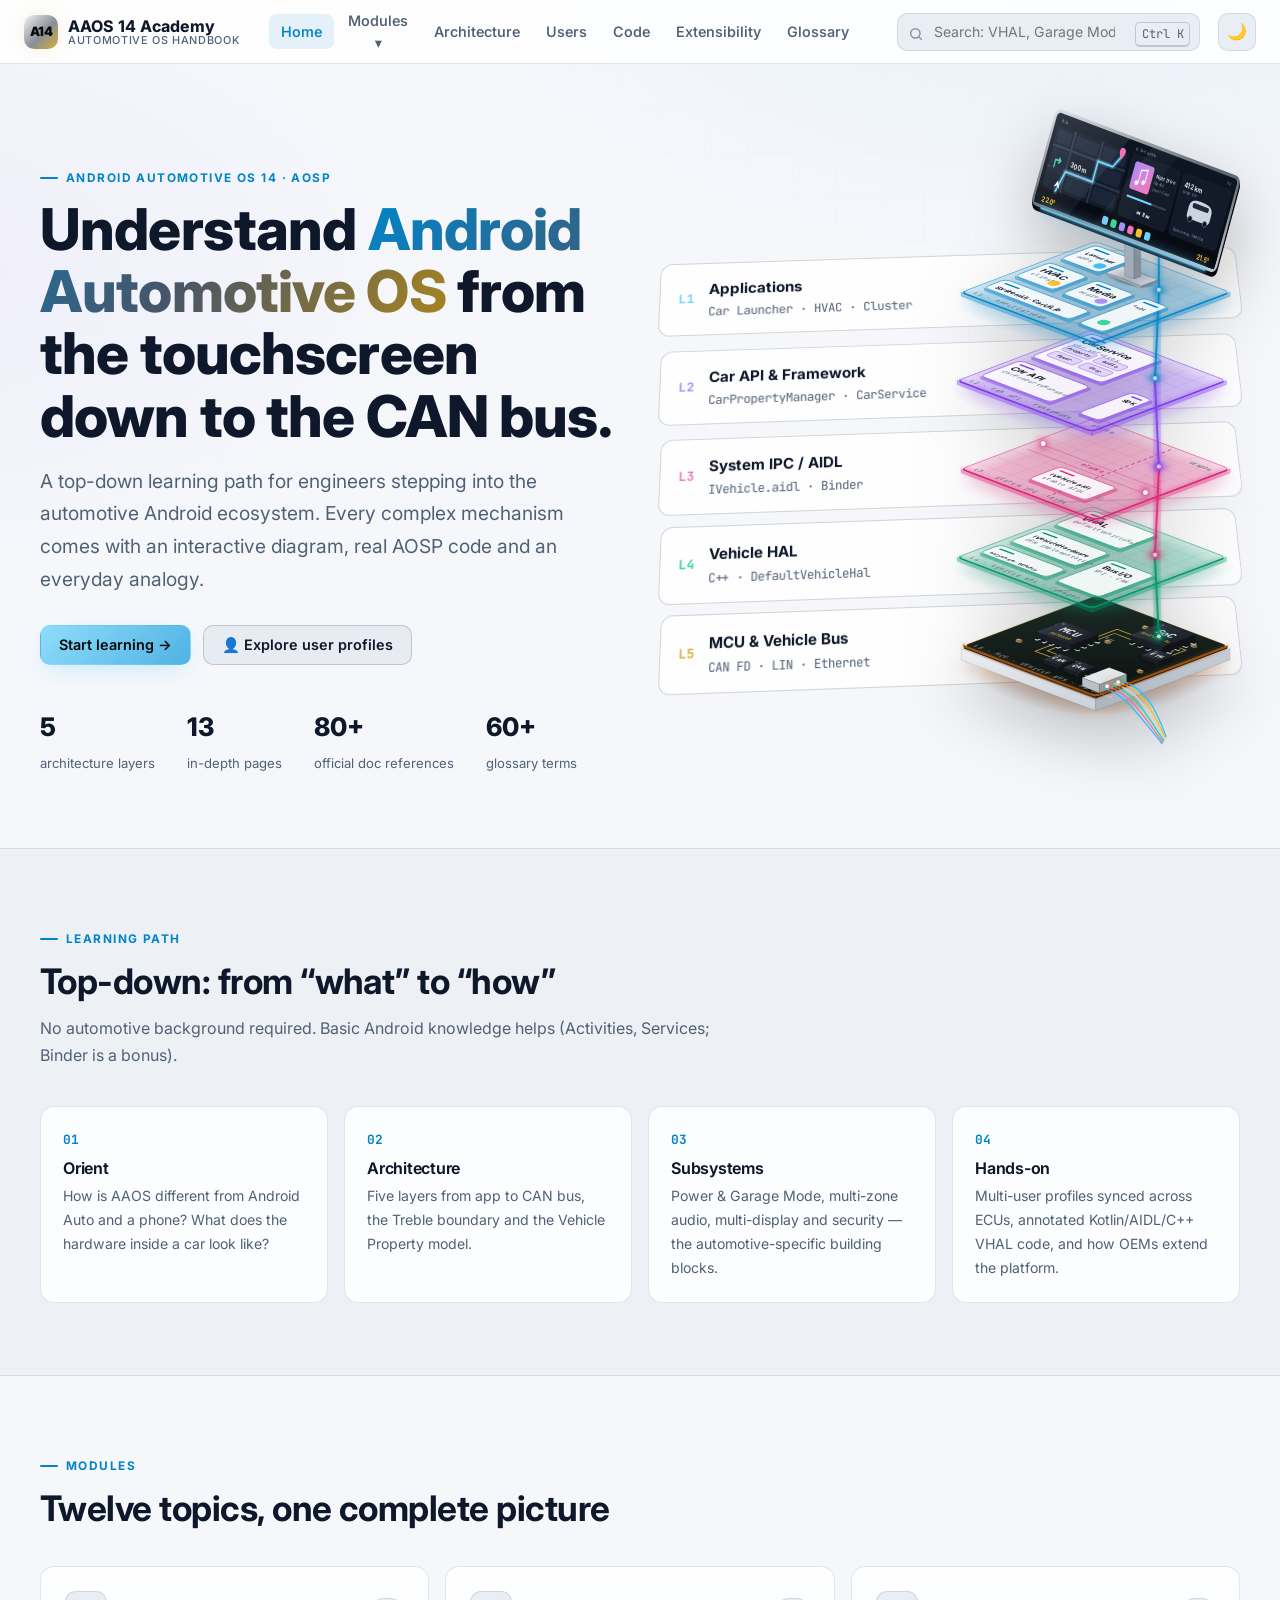
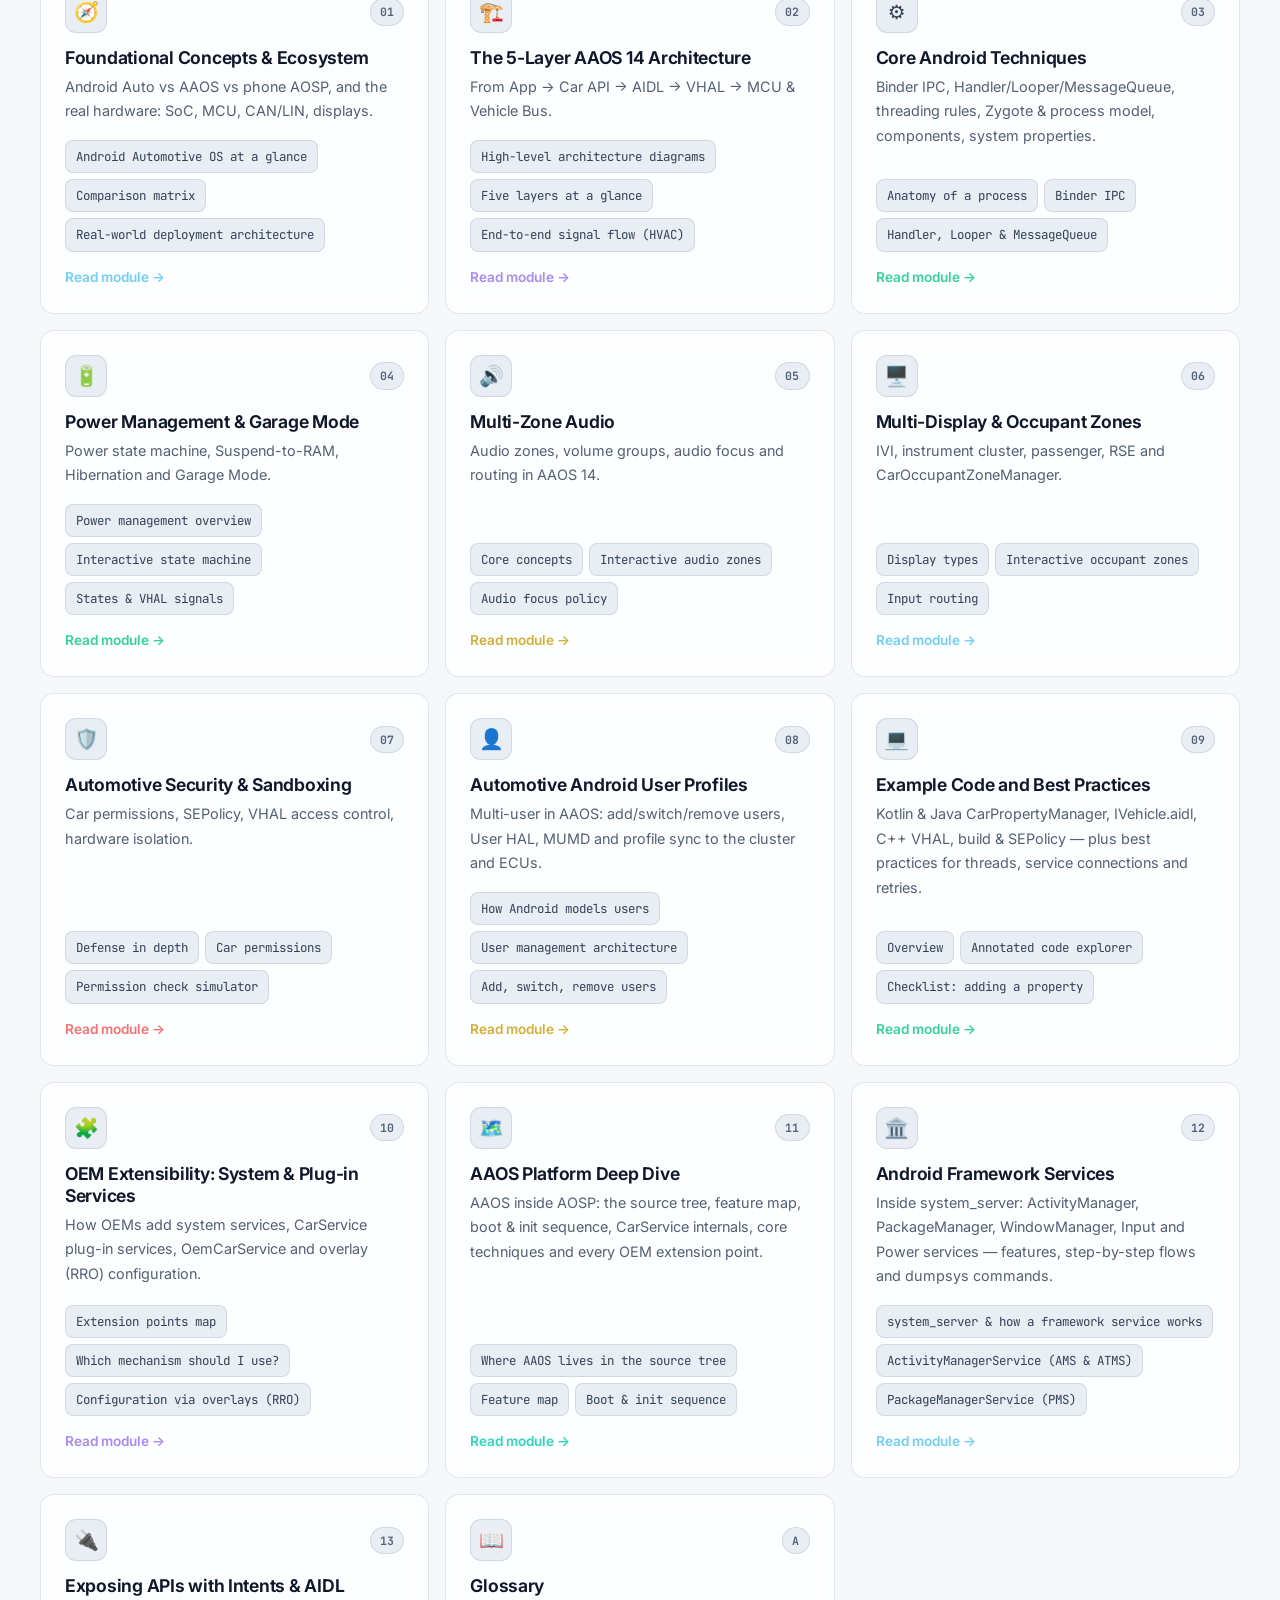
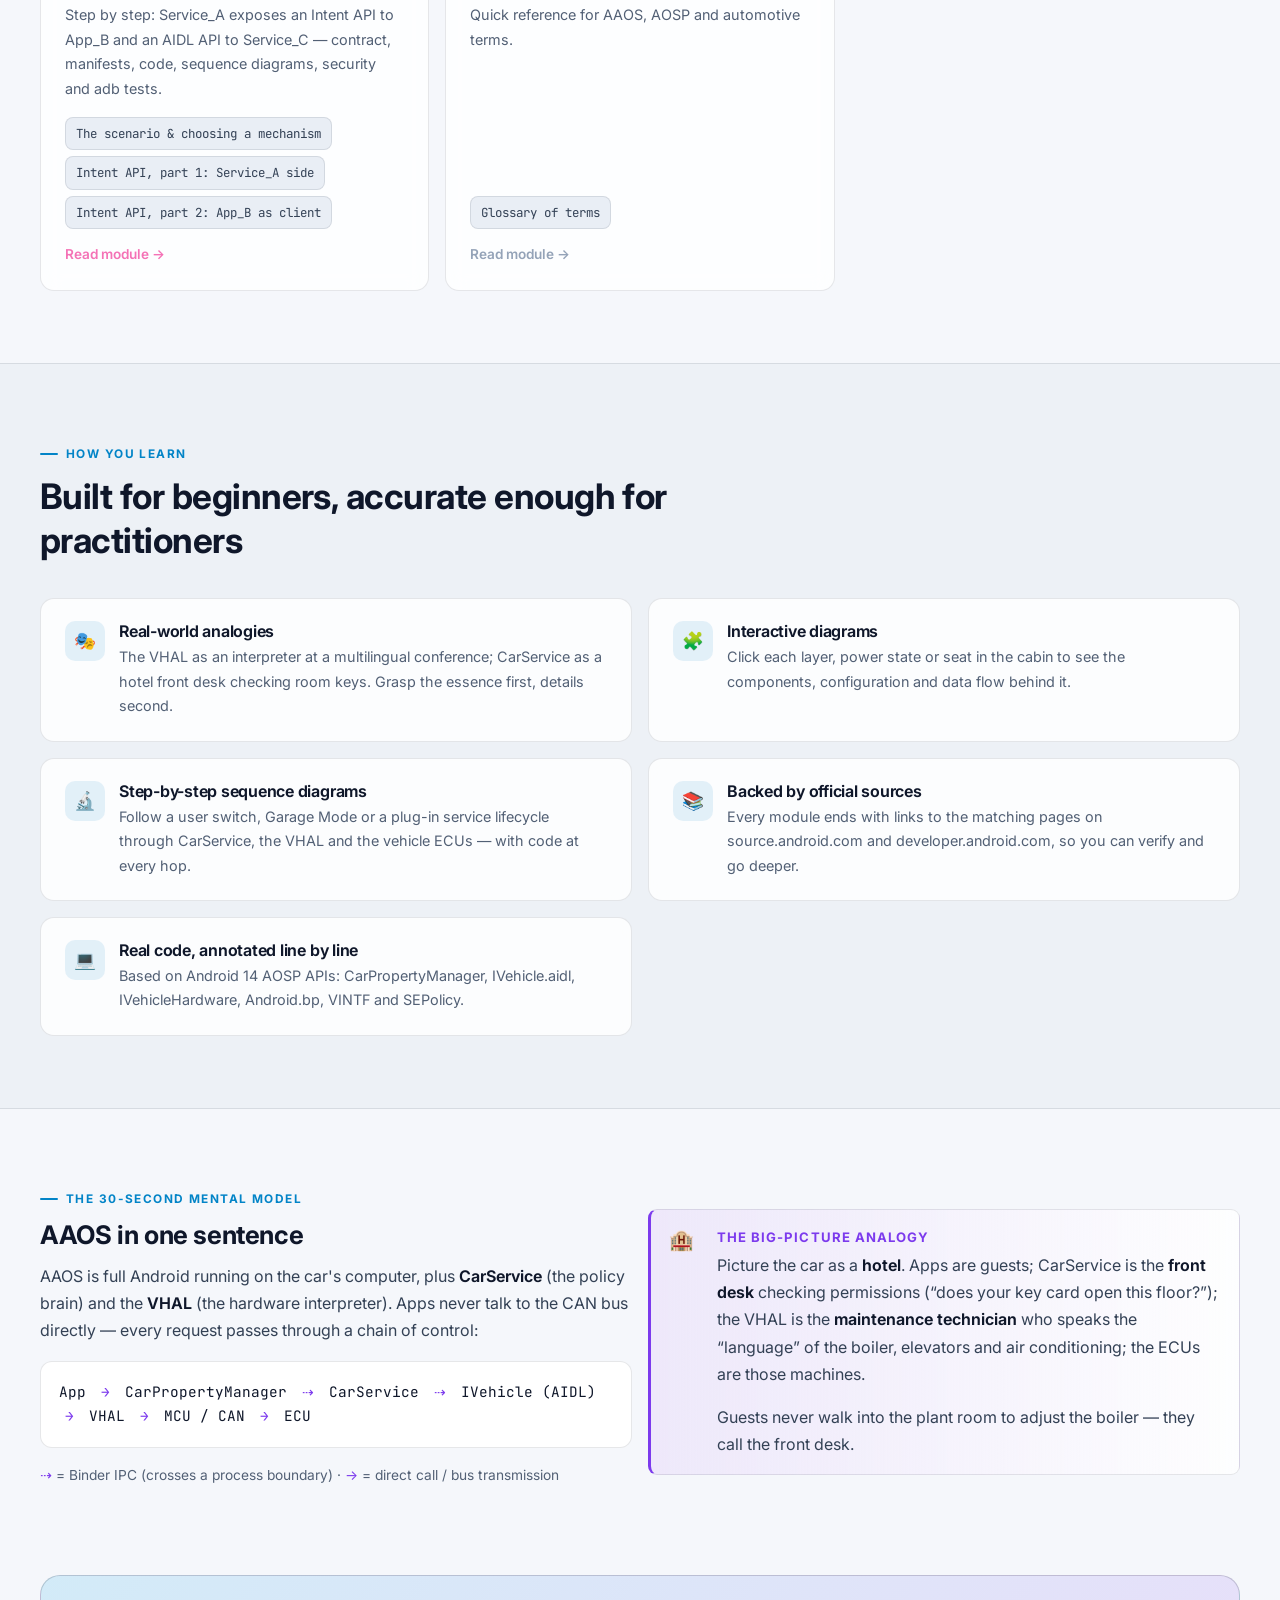
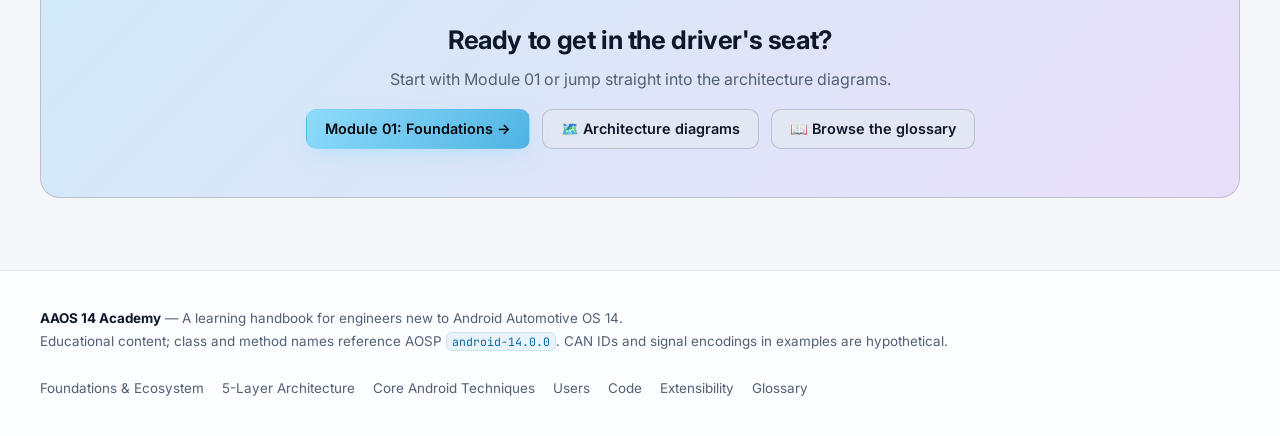
<file: aaos14-academy/index.html>
<!doctype html>
<html lang="en">
<head>
  <meta charset="utf-8">
  <meta name="viewport" content="width=device-width, initial-scale=1">
  <title>AAOS 14 Academy — Android Automotive OS, Top to Bottom</title>
  <meta name="description" content="Interactive documentation that explains Android Automotive OS 14 top-down for engineers new to automotive: 5-layer architecture, VHAL, CarService, power, audio, multi-display and security.">
  <link rel="preconnect" href="https://fonts.googleapis.com">
  <link rel="preconnect" href="https://fonts.gstatic.com" crossorigin>
  <link href="https://fonts.googleapis.com/css2?family=Inter:wght@400;500;600;700;800&family=JetBrains+Mono:wght@400;600;700&display=swap" rel="stylesheet">
  <meta name="color-scheme" content="dark light">
  <link rel="stylesheet" href="assets/css/main.css?v=__BUILD__">
  <script>try{var t=localStorage.getItem("aaos-theme");if(t)document.documentElement.setAttribute("data-theme",t)}catch(e){}</script>
</head>
<body data-page="home" class="landing">
  <div id="site-header"></div>

  <main>
    <!-- ======================= HERO ======================= -->
    <section class="hero">
      <div class="hero-grid-bg"></div>
      <div class="hero-inner">
        <div>
          <div class="eyebrow">Android Automotive OS 14 · AOSP</div>
          <h1>Understand <span class="grad">Android Automotive OS</span> from the touchscreen down to the CAN bus.</h1>
          <p class="lead">A top-down learning path for engineers stepping into the automotive Android ecosystem. Every complex mechanism comes with an interactive diagram, real AOSP code and an everyday analogy.</p>
          <div class="hero-cta">
            <a class="btn primary" href="foundations.html">Start learning →</a>
            <a class="btn" href="users.html">👤 Explore user profiles</a>
          </div>
          <div class="hero-stats">
            <div><b>5</b><span>architecture layers</span></div>
            <div><b>13</b><span>in-depth pages</span></div>
            <div><b>80+</b><span>official doc references</span></div>
            <div><b>60+</b><span>glossary terms</span></div>
          </div>
        </div>
        <div class="hero-visual">
          <div class="hero-stack" aria-label="The five AAOS layers">
            <a class="hs-layer" style="color:#70cff8" href="architecture.html#explorer"><div><b>Applications</b><small>Car Launcher · HVAC · Cluster</small></div><span class="hs-n">L1</span></a>
            <a class="hs-layer" style="color:#a78bfa" href="architecture.html#explorer"><div><b>Car API & Framework</b><small>CarPropertyManager · CarService</small></div><span class="hs-n">L2</span></a>
            <a class="hs-layer" style="color:#f472b6" href="architecture.html#explorer"><div><b>System IPC / AIDL</b><small>IVehicle.aidl · Binder</small></div><span class="hs-n">L3</span></a>
            <a class="hs-layer" style="color:#34d399" href="architecture.html#explorer"><div><b>Vehicle HAL</b><small>C++ · DefaultVehicleHal</small></div><span class="hs-n">L4</span></a>
            <a class="hs-layer" style="color:#d4af37" href="architecture.html#explorer"><div><b>MCU & Vehicle Bus</b><small>CAN FD · LIN · Ethernet</small></div><span class="hs-n">L5</span></a>
          </div>
          <!-- Isometric illustration; generated, decorative only -->
          <svg class="hero-art" viewBox="0 0 400 626" aria-hidden="true" focusable="false"><defs>
<linearGradient id="hv-g-chassis-l" x1="0" y1="0" x2="0" y2="1"><stop offset="0" style="stop-color:var(--hv-side-a)"/><stop offset="1" style="stop-color:var(--hv-side-b)"/></linearGradient>
<linearGradient id="hv-g-chassis-r" x1="0" y1="0" x2="0" y2="1"><stop offset="0" style="stop-color:var(--hv-side-b)"/><stop offset="1" style="stop-color:var(--hv-side-c)"/></linearGradient>
<linearGradient id="hv-g-pcb" x1="0" y1="0" x2="1" y2="1"><stop offset="0" stop-color="#1d2a26"/><stop offset="1" stop-color="#0b1210"/></linearGradient>
<linearGradient id="hv-g-glass" x1="0" y1="0" x2="1" y2="1"><stop offset="0" stop-color="#fff" stop-opacity="0.2"/><stop offset="0.5" stop-color="#fff" stop-opacity="0.05"/><stop offset="1" stop-color="#fff" stop-opacity="0.12"/></linearGradient>
<linearGradient id="hv-g-sheen" x1="0" y1="0" x2="1" y2="0.5"><stop offset="0" stop-color="#fff" stop-opacity="0.3"/><stop offset="0.3" stop-color="#fff" stop-opacity="0"/></linearGradient>
<linearGradient id="hv-g-chip" x1="0" y1="0" x2="1" y2="1"><stop offset="0" stop-color="#3b404c"/><stop offset="1" stop-color="#14171c"/></linearGradient>
<linearGradient id="hv-g-metal" x1="0" y1="0" x2="1" y2="1"><stop offset="0" stop-color="#f1f4f7"/><stop offset="0.5" stop-color="#a3acb8"/><stop offset="1" stop-color="#d9dee5"/></linearGradient>
<linearGradient id="hv-g-frame" x1="0" y1="0" x2="1" y2="1"><stop offset="0" stop-color="#d8dde4"/><stop offset="0.45" stop-color="#5c636e"/><stop offset="1" stop-color="#c3c9d1"/></linearGradient>
<linearGradient id="hv-g-screen" x1="0" y1="0" x2="0" y2="1"><stop offset="0" stop-color="#0d1524"/><stop offset="1" stop-color="#060a12"/></linearGradient>
<linearGradient id="hv-g-art" x1="0" y1="0" x2="1" y2="1"><stop offset="0" stop-color="#a78bfa"/><stop offset="1" stop-color="#f472b6"/></linearGradient>
<linearGradient id="hv-g-reflect" x1="0" y1="0" x2="1" y2="1"><stop offset="0" stop-color="#fff" stop-opacity="0.16"/><stop offset="1" stop-color="#fff" stop-opacity="0"/></linearGradient>
<radialGradient id="hv-g-ao"><stop offset="0.5" stop-color="#000" stop-opacity="0.45"/><stop offset="1" stop-color="#000" stop-opacity="0"/></radialGradient>
<radialGradient id="hv-g-floor"><stop offset="0" stop-color="#000" stop-opacity="0.35"/><stop offset="1" stop-color="#000" stop-opacity="0"/></radialGradient>
<filter id="hv-blur" x="-40%" y="-40%" width="180%" height="180%"><feGaussianBlur stdDeviation="10"/></filter>
<filter id="hv-soft" x="-50%" y="-10%" width="200%" height="120%"><feGaussianBlur stdDeviation="3"/></filter>
</defs><g class="hv-l5"><g transform="matrix(0.8750 0.3313 -0.8750 0.3313 208.00 494.75)"><rect class="hv-floor" width="200" height="200" rx="60"/></g><g transform="matrix(0.7560 0.2862 -0.7560 0.2862 208.00 499.76)"><rect class="hv-underglow" width="200" height="200" rx="44"/></g><g class="m-chassis"><polygon class="f-l" points="68.0,539.0 208.0,592.0 208.0,604.0 68.0,551.0"/><polygon class="f-r" points="348.0,539.0 208.0,592.0 208.0,604.0 348.0,551.0"/></g><g class="m-pcb"><polygon class="f-l" points="70.8,536.0 208.0,587.9 208.0,590.9 70.8,539.0"/><polygon class="f-r" points="345.2,536.0 208.0,587.9 208.0,590.9 345.2,539.0"/></g><g transform="matrix(0.7000 0.2650 -0.7000 0.2650 208.00 483.00)"><rect class="hw-pcb" x="2" y="2" width="196" height="196" rx="6"/><path class="hw-trace" d="M118,52 H84 V100"/><path class="hw-trace" d="M118,62 H90 V100"/><path class="hw-trace" d="M66,128 V156 H96"/><path class="hw-trace" d="M74,128 V146 H126 V156"/><path class="hw-trace" d="M108,166 H170"/><path class="hw-trace" d="M140,166 H170"/><path class="hw-trace" d="M150,42 H176 V70"/><path class="hw-trace" d="M150,52 H168 V70"/><circle class="hw-via" cx="84" cy="100" r="2"/><circle class="hw-via" cx="90" cy="100" r="2"/><circle class="hw-via" cx="96" cy="156" r="2"/><circle class="hw-via" cx="126" cy="156" r="2"/><circle class="hw-via" cx="176" cy="70" r="2"/><circle class="hw-via" cx="168" cy="70" r="2"/><text class="hw-silk" x="92" y="80">SPI</text><text class="hw-silk" x="150" y="160">CAN FD</text><text class="hv-engrave" x="10" y="193">L5 · MCU · VEHICLE BUS · hardware</text></g><g class="m-cap"><polygon class="f-l" points="256.3,515.8 260.5,517.4 260.5,519.8 256.3,518.2"/><polygon class="f-r" points="263.3,516.4 260.5,517.4 260.5,519.8 263.3,518.8"/><polygon class="f-t" points="259.1,514.8 263.3,516.4 260.5,517.4 256.3,515.8"/></g><g class="m-cap"><polygon class="f-l" points="217.1,530.7 221.3,532.3 221.3,534.7 217.1,533.1"/><polygon class="f-r" points="224.1,531.2 221.3,532.3 221.3,534.7 224.1,533.6"/><polygon class="f-t" points="219.9,529.6 224.1,531.2 221.3,532.3 217.1,530.7"/></g><g class="m-cap"><polygon class="f-l" points="306.7,534.9 310.9,536.5 310.9,538.9 306.7,537.3"/><polygon class="f-r" points="313.7,535.5 310.9,536.5 310.9,538.9 313.7,537.9"/><polygon class="f-t" points="309.5,533.9 313.7,535.5 310.9,536.5 306.7,534.9"/></g><g class="m-cap"><polygon class="f-l" points="165.3,514.3 169.5,515.8 169.5,518.2 165.3,516.7"/><polygon class="f-r" points="172.3,514.8 169.5,515.8 169.5,518.2 172.3,517.2"/><polygon class="f-t" points="168.1,513.2 172.3,514.8 169.5,515.8 165.3,514.3"/></g><g class="m-cap"><polygon class="f-l" points="124.7,529.6 128.9,531.2 128.9,533.6 124.7,532.0"/><polygon class="f-r" points="131.7,530.2 128.9,531.2 128.9,533.6 131.7,532.6"/><polygon class="f-t" points="127.5,528.6 131.7,530.2 128.9,531.2 124.7,529.6"/></g><g class="m-cap"><polygon class="f-l" points="250.7,561.4 254.9,563.0 254.9,565.4 250.7,563.8"/><polygon class="f-r" points="257.7,562.0 254.9,563.0 254.9,565.4 257.7,564.4"/><polygon class="f-t" points="253.5,560.4 257.7,562.0 254.9,563.0 250.7,561.4"/></g><g transform="matrix(0.2240 0.0848 -0.2240 0.0848 278.00 514.50)"><rect class="hv-ao" width="200" height="200" rx="30"/></g><g class="m-leg"><polygon class="f-l" points="243.3,533.1 245.5,534.0 245.5,535.4 243.3,534.5"/><polygon class="f-r" points="249.7,532.4 245.5,534.0 245.5,535.4 249.7,533.8"/><polygon class="f-t" points="247.5,531.5 249.7,532.4 245.5,534.0 243.3,533.1"/></g><g class="m-leg"><polygon class="f-l" points="251.7,536.3 253.9,537.1 253.9,538.5 251.7,537.7"/><polygon class="f-r" points="258.1,535.6 253.9,537.1 253.9,538.5 258.1,537.0"/><polygon class="f-t" points="255.9,534.7 258.1,535.6 253.9,537.1 251.7,536.3"/></g><g class="m-leg"><polygon class="f-l" points="260.1,539.5 262.3,540.3 262.3,541.7 260.1,540.9"/><polygon class="f-r" points="266.5,538.7 262.3,540.3 262.3,541.7 266.5,540.1"/><polygon class="f-t" points="264.3,537.9 266.5,538.7 262.3,540.3 260.1,539.5"/></g><g class="m-leg"><polygon class="f-l" points="268.5,542.7 270.7,543.5 270.7,544.9 268.5,544.1"/><polygon class="f-r" points="274.9,541.9 270.7,543.5 270.7,544.9 274.9,543.3"/><polygon class="f-t" points="272.7,541.1 274.9,541.9 270.7,543.5 268.5,542.7"/></g><g class="m-leg"><polygon class="f-l" points="306.3,532.4 310.5,534.0 310.5,535.4 306.3,533.8"/><polygon class="f-r" points="312.7,533.1 310.5,534.0 310.5,535.4 312.7,534.5"/><polygon class="f-t" points="308.5,531.5 312.7,533.1 310.5,534.0 306.3,532.4"/></g><g class="m-leg"><polygon class="f-l" points="297.9,535.6 302.1,537.1 302.1,538.5 297.9,537.0"/><polygon class="f-r" points="304.3,536.3 302.1,537.1 302.1,538.5 304.3,537.7"/><polygon class="f-t" points="300.1,534.7 304.3,536.3 302.1,537.1 297.9,535.6"/></g><g class="m-leg"><polygon class="f-l" points="289.5,538.7 293.7,540.3 293.7,541.7 289.5,540.1"/><polygon class="f-r" points="295.9,539.5 293.7,540.3 293.7,541.7 295.9,540.9"/><polygon class="f-t" points="291.7,537.9 295.9,539.5 293.7,540.3 289.5,538.7"/></g><g class="m-leg"><polygon class="f-l" points="281.1,541.9 285.3,543.5 285.3,544.9 281.1,543.3"/><polygon class="f-r" points="287.5,542.7 285.3,543.5 285.3,544.9 287.5,544.1"/><polygon class="f-t" points="283.3,541.1 287.5,542.7 285.3,543.5 281.1,541.9"/></g><g class="m-chip"><polygon class="f-l" points="244.4,524.8 278.0,537.5 278.0,544.5 244.4,531.8"/><polygon class="f-r" points="311.6,524.8 278.0,537.5 278.0,544.5 311.6,531.8"/><polygon class="f-t" points="278.0,512.0 311.6,524.8 278.0,537.5 244.4,524.8"/></g><g transform="matrix(0.7000 0.2650 -0.7000 0.2650 208.00 476.00)"><circle class="hv-pin1" cx="123" cy="23" r="1.8"/><text class="hv-chip-txt" x="142.0" y="43.0" text-anchor="middle" style="font-size:15px">SoC</text><text class="hv-chip-sub" x="142.0" y="55.0" text-anchor="middle">Android 14</text></g><g transform="matrix(0.2380 0.0901 -0.1960 0.0742 174.40 512.38)"><rect class="hv-ao" width="200" height="200" rx="30"/></g><g class="m-leg"><polygon class="f-l" points="144.7,528.7 147.0,529.5 147.0,530.9 144.7,530.1"/><polygon class="f-r" points="151.2,527.9 147.0,529.5 147.0,530.9 151.2,529.3"/><polygon class="f-t" points="148.9,527.1 151.2,527.9 147.0,529.5 144.7,528.7"/></g><g class="m-leg"><polygon class="f-l" points="152.0,531.4 154.2,532.3 154.2,533.7 152.0,532.8"/><polygon class="f-r" points="158.4,530.7 154.2,532.3 154.2,533.7 158.4,532.1"/><polygon class="f-t" points="156.2,529.8 158.4,530.7 154.2,532.3 152.0,531.4"/></g><g class="m-leg"><polygon class="f-l" points="159.3,534.2 161.5,535.0 161.5,536.4 159.3,535.6"/><polygon class="f-r" points="165.7,533.4 161.5,535.0 161.5,536.4 165.7,534.8"/><polygon class="f-t" points="163.5,532.6 165.7,533.4 161.5,535.0 159.3,534.2"/></g><g class="m-leg"><polygon class="f-l" points="166.6,536.9 168.8,537.8 168.8,539.2 166.6,538.3"/><polygon class="f-r" points="173.0,536.2 168.8,537.8 168.8,539.2 173.0,537.6"/><polygon class="f-t" points="170.8,535.3 173.0,536.2 168.8,537.8 166.6,536.9"/></g><g class="m-leg"><polygon class="f-l" points="173.8,539.7 176.1,540.5 176.1,541.9 173.8,541.1"/><polygon class="f-r" points="180.3,538.9 176.1,540.5 176.1,541.9 180.3,540.3"/><polygon class="f-t" points="178.0,538.1 180.3,538.9 176.1,540.5 173.8,539.7"/></g><g class="m-leg"><polygon class="f-l" points="206.2,531.0 210.4,532.6 210.4,534.0 206.2,532.4"/><polygon class="f-r" points="212.6,531.8 210.4,532.6 210.4,534.0 212.6,533.2"/><polygon class="f-t" points="208.4,530.2 212.6,531.8 210.4,532.6 206.2,531.0"/></g><g class="m-leg"><polygon class="f-l" points="199.2,533.7 203.4,535.3 203.4,536.7 199.2,535.1"/><polygon class="f-r" points="205.6,534.4 203.4,535.3 203.4,536.7 205.6,535.8"/><polygon class="f-t" points="201.4,532.9 205.6,534.4 203.4,535.3 199.2,533.7"/></g><g class="m-leg"><polygon class="f-l" points="192.2,536.3 196.4,537.9 196.4,539.3 192.2,537.7"/><polygon class="f-r" points="198.6,537.1 196.4,537.9 196.4,539.3 198.6,538.5"/><polygon class="f-t" points="194.4,535.5 198.6,537.1 196.4,537.9 192.2,536.3"/></g><g class="m-leg"><polygon class="f-l" points="185.2,539.0 189.4,540.6 189.4,542.0 185.2,540.4"/><polygon class="f-r" points="191.6,539.7 189.4,540.6 189.4,542.0 191.6,541.1"/><polygon class="f-t" points="187.4,538.2 191.6,539.7 189.4,540.6 185.2,539.0"/></g><g class="m-chip"><polygon class="f-l" points="146.4,521.5 182.8,535.3 182.8,541.3 146.4,527.5"/><polygon class="f-r" points="210.8,524.7 182.8,535.3 182.8,541.3 210.8,530.7"/><polygon class="f-t" points="174.4,510.9 210.8,524.7 182.8,535.3 146.4,521.5"/></g><g transform="matrix(0.7000 0.2650 -0.7000 0.2650 208.00 477.00)"><circle class="hv-pin1" cx="45" cy="93" r="1.8"/><text class="hv-chip-txt" x="66.0" y="109.0" text-anchor="middle" style="font-size:15px">MCU</text><text class="hv-chip-sub" x="66.0" y="121.0" text-anchor="middle">AUTOSAR</text></g><g transform="matrix(0.1400 0.0530 -0.1400 0.0530 170.20 543.65)"><rect class="hv-ao" width="200" height="200" rx="30"/></g><g class="m-chip"><polygon class="f-l" points="153.4,550.5 170.2,556.9 170.2,560.9 153.4,554.5"/><polygon class="f-r" points="187.0,550.5 170.2,556.9 170.2,560.9 187.0,554.5"/><polygon class="f-t" points="170.2,544.2 187.0,550.5 170.2,556.9 153.4,550.5"/></g><g transform="matrix(0.7000 0.2650 -0.7000 0.2650 208.00 479.00)"><circle class="hv-pin1" cx="101" cy="155" r="1.8"/><text class="hv-chip-txt" x="108.0" y="166.0" text-anchor="middle" style="font-size:9px">CAN</text></g><g transform="matrix(0.1400 0.0530 -0.1400 0.0530 191.20 551.60)"><rect class="hv-ao" width="200" height="200" rx="30"/></g><g class="m-chip"><polygon class="f-l" points="174.4,558.5 191.2,564.9 191.2,568.9 174.4,562.5"/><polygon class="f-r" points="208.0,558.5 191.2,564.9 191.2,568.9 208.0,562.5"/><polygon class="f-t" points="191.2,552.1 208.0,558.5 191.2,564.9 174.4,558.5"/></g><g transform="matrix(0.7000 0.2650 -0.7000 0.2650 208.00 479.00)"><circle class="hv-pin1" cx="131" cy="155" r="1.8"/><text class="hv-chip-txt" x="138.0" y="166.0" text-anchor="middle" style="font-size:9px">CAN</text></g><g transform="matrix(0.1470 0.0556 -0.1330 0.0504 271.00 539.41)"><rect class="hv-ao" width="200" height="200" rx="30"/></g><g class="m-chip"><polygon class="f-l" points="255.6,545.8 273.8,552.7 273.8,556.7 255.6,549.8"/><polygon class="f-r" points="289.2,546.8 273.8,552.7 273.8,556.7 289.2,550.8"/><polygon class="f-t" points="271.0,540.0 289.2,546.8 273.8,552.7 255.6,545.8"/></g><g transform="matrix(0.7000 0.2650 -0.7000 0.2650 208.00 479.00)"><circle class="hv-pin1" cx="165" cy="75" r="1.8"/><text class="hv-chip-txt" x="173.0" y="85.0" text-anchor="middle" style="font-size:9px">ETH</text></g><g class="m-plug"><polygon class="f-l" points="194.0,569.4 212.2,576.3 212.2,585.3 194.0,578.4"/><polygon class="f-r" points="240.2,565.7 212.2,576.3 212.2,585.3 240.2,574.7"/><polygon class="f-t" points="222.0,558.8 240.2,565.7 212.2,576.3 194.0,569.4"/></g><circle class="hv-led" cx="236.0" cy="570.3" r="1.4"/><path class="hv-wire w1" d="M235.3,572.6 C259.3,580.6 269.3,598.6 281.3,630.6"/><path class="hv-wire w2" d="M231.4,574.0 C255.4,582.0 265.4,600.0 280.4,632.0"/><circle class="hv-pulse" r="2" style="offset-path:path('M231.4,574.0 C255.4,582.0 265.4,600.0 280.4,632.0');animation-duration:1.9s;animation-delay:-0.6s"/><path class="hv-wire w3" d="M227.6,575.5 C251.6,583.5 261.6,601.5 279.6,633.5"/><path class="hv-wire w4" d="M223.8,576.9 C247.8,584.9 257.8,602.9 278.8,634.9"/><path class="hv-wire w5" d="M219.9,578.4 C243.9,586.4 253.9,604.4 277.9,636.4"/><circle class="hv-pulse" r="2" style="offset-path:path('M219.9,578.4 C243.9,586.4 253.9,604.4 277.9,636.4');animation-duration:1.9s;animation-delay:-2.4s"/><path class="hv-wire w1" d="M216.1,579.9 C240.1,587.9 250.1,605.9 277.1,637.9"/><path class="hv-rim" d="M70.8,534.9 L70.8,537.1 L205.2,587.9 L210.8,587.9 L345.2,537.1"/></g><g class="hv-l4"><path class="hv-col-halo" d="M273.8,526.4 L269.8,445.4"/><path class="hv-col-core" d="M273.8,526.4 L269.8,445.4"/><circle class="hv-pulse" r="2" style="offset-path:path('M273.8,526.4 L269.8,445.4');animation-duration:1.2s;animation-delay:0s"/><circle class="hv-pulse" r="2" style="offset-path:path('M273.8,526.4 L269.8,445.4');animation-duration:1.2s;animation-delay:-0.6s"/><ellipse class="hv-col-foot" cx="273.8" cy="526.4" rx="9" ry="4"/></g><g class="hv-l4"><g transform="matrix(0.7560 0.2862 -0.7560 0.2862 204.00 396.76)"><rect class="hv-underglow" width="200" height="200" rx="44"/></g><g class="m-pane"><polygon class="f-l" points="64.0,444.0 204.0,497.0 204.0,501.0 64.0,448.0"/><polygon class="f-r" points="344.0,444.0 204.0,497.0 204.0,501.0 344.0,448.0"/></g><g transform="matrix(0.7000 0.2650 -0.7000 0.2650 204.00 391.00)"><rect class="sw-glass" width="200" height="200" rx="8"/><path class="sw-grid" d="M25,4 V196 M4,25 H196"/><path class="sw-grid" d="M50,4 V196 M4,50 H196"/><path class="sw-grid" d="M75,4 V196 M4,75 H196"/><path class="sw-grid" d="M100,4 V196 M4,100 H196"/><path class="sw-grid" d="M125,4 V196 M4,125 H196"/><path class="sw-grid" d="M150,4 V196 M4,150 H196"/><path class="sw-grid" d="M175,4 V196 M4,175 H196"/><rect class="sw-sheen" width="200" height="200" rx="8"/><text class="hv-engrave" x="10" y="193">L4 · VEHICLE HAL · /vendor</text></g><g class="m-tile"><polygon class="f-l" points="164.8,409.8 233.4,435.7 233.4,439.2 164.8,413.3"/><polygon class="f-r" points="272.6,420.9 233.4,435.7 233.4,439.2 272.6,424.4"/></g><g class="m-tile"><polygon class="f-l" points="118.6,427.2 187.2,453.2 187.2,456.7 118.6,430.8"/><polygon class="f-r" points="222.2,440.0 187.2,453.2 187.2,456.7 222.2,443.5"/></g><g class="m-tile"><polygon class="f-l" points="166.2,468.6 211.0,485.6 211.0,489.1 166.2,472.1"/><polygon class="f-r" points="269.8,463.3 211.0,485.6 211.0,489.1 269.8,466.8"/></g><g class="m-tile"><polygon class="f-l" points="87.8,438.9 156.4,464.9 156.4,468.4 87.8,442.4"/><polygon class="f-r" points="177.4,456.9 156.4,464.9 156.4,468.4 177.4,460.4"/></g><g transform="matrix(0.7000 0.2650 -0.7000 0.2650 204.00 387.50)"><rect class="sw-tile" x="14" y="14" width="98" height="56" rx="7"/><rect class="sw-tile-bar" x="21" y="21" width="22" height="3" rx="1.5"/><text class="sw-label" x="22" y="39" style="font-size:13.0px">VHAL</text><text class="sw-sub" x="22" y="51">DefaultVehicleHal</text><rect class="sw-tile" x="14" y="86" width="98" height="50" rx="7"/><rect class="sw-tile-bar" x="21" y="93" width="22" height="3" rx="1.5"/><text class="sw-label" x="22" y="111" style="font-size:8.8px">IVehicleHardware</text><text class="sw-sub" x="22" y="123">OEM implementation</text><rect class="sw-tile" x="126" y="96" width="64" height="84" rx="7"/><rect class="sw-tile-bar" x="133" y="103" width="22" height="3" rx="1.5"/><text class="sw-label" x="134" y="121" style="font-size:11.9px">Bus I/O</text><text class="sw-sub" x="134" y="133">SPI · CAN</text><rect class="sw-tile" x="14" y="150" width="98" height="30" rx="7"/><rect class="sw-tile-bar" x="21" y="157" width="22" height="3" rx="1.5"/><text class="sw-label" x="22" y="175" style="font-size:6.4px">hal_vehicle · SEPolicy</text></g><path class="hv-rim" d="M66.8,442.9 L66.8,445.1 L201.2,495.9 L206.8,495.9 L341.2,445.1"/></g><g class="hv-l3"><path class="hv-col-halo" d="M269.8,441.4 L273.8,353.4"/><path class="hv-col-core" d="M269.8,441.4 L273.8,353.4"/><circle class="hv-pulse" r="2" style="offset-path:path('M269.8,441.4 L273.8,353.4');animation-duration:1.2s;animation-delay:0s"/><circle class="hv-pulse" r="2" style="offset-path:path('M269.8,441.4 L273.8,353.4');animation-duration:1.2s;animation-delay:-0.6s"/><ellipse class="hv-col-foot" cx="269.8" cy="441.4" rx="9" ry="4"/></g><g class="hv-l3"><g transform="matrix(0.7560 0.2862 -0.7560 0.2862 208.00 304.76)"><rect class="hv-underglow" width="200" height="200" rx="44"/></g><g class="m-pane"><polygon class="f-l" points="68.0,352.0 208.0,405.0 208.0,409.0 68.0,356.0"/><polygon class="f-r" points="348.0,352.0 208.0,405.0 208.0,409.0 348.0,356.0"/></g><g transform="matrix(0.7000 0.2650 -0.7000 0.2650 208.00 299.00)"><rect class="sw-glass" width="200" height="200" rx="8"/><path class="sw-grid" d="M25,4 V196 M4,25 H196"/><path class="sw-grid" d="M50,4 V196 M4,50 H196"/><path class="sw-grid" d="M75,4 V196 M4,75 H196"/><path class="sw-grid" d="M100,4 V196 M4,100 H196"/><path class="sw-grid" d="M125,4 V196 M4,125 H196"/><path class="sw-grid" d="M150,4 V196 M4,150 H196"/><path class="sw-grid" d="M175,4 V196 M4,175 H196"/><rect class="sw-sheen" width="200" height="200" rx="8"/><path class="sw-boundary" d="M118,6 V194"/><text class="sw-zone" x="12" y="20">SYSTEM</text><text class="sw-zone" x="188" y="20" text-anchor="end">VENDOR</text><text class="sw-zone c" x="112" y="104" text-anchor="end">BINDER</text><path class="sw-lane" d="M10,92 H190 M10,112 H190"/><text class="hv-engrave" x="10" y="193">L3 · SYSTEM IPC · AIDL</text></g><g class="m-tile"><polygon class="f-l" points="138.0,362.3 196.8,384.5 196.8,388.0 138.0,365.8"/><polygon class="f-r" points="230.4,371.8 196.8,384.5 196.8,388.0 230.4,375.3"/></g><g transform="matrix(0.7000 0.2650 -0.7000 0.2650 208.00 295.50)"><rect class="sw-tile" x="76" y="128" width="84" height="48" rx="7"/><rect class="sw-tile-bar" x="83" y="135" width="22" height="3" rx="1.5"/><text class="sw-label" x="84" y="153" style="font-size:9.0px">IVehicle.aidl</text><text class="sw-sub" x="84" y="165">stable AIDL · V2</text></g><path class="hv-rim" d="M70.8,350.9 L70.8,353.1 L205.2,403.9 L210.8,403.9 L345.2,353.1"/><circle class="hv-packet" r="2" style="offset-path:path('M153.4,325.6 L273.8,371.2');animation-duration:2.2s;animation-delay:0s"/><circle class="hv-packet" r="2" style="offset-path:path('M153.4,325.6 L273.8,371.2');animation-duration:2.2s;animation-delay:-1.1s"/><circle class="hv-packet" r="2" style="offset-path:path('M259.8,376.5 L139.4,330.9');animation-duration:2.2s;animation-delay:-1.1s"/><circle class="hv-packet" r="2" style="offset-path:path('M259.8,376.5 L139.4,330.9');animation-duration:2.2s;animation-delay:-2.2s"/></g><g class="hv-l2"><path class="hv-col-halo" d="M273.8,349.4 L269.8,261.4"/><path class="hv-col-core" d="M273.8,349.4 L269.8,261.4"/><circle class="hv-pulse" r="2" style="offset-path:path('M273.8,349.4 L269.8,261.4');animation-duration:1.2s;animation-delay:0s"/><circle class="hv-pulse" r="2" style="offset-path:path('M273.8,349.4 L269.8,261.4');animation-duration:1.2s;animation-delay:-0.6s"/><ellipse class="hv-col-foot" cx="273.8" cy="349.4" rx="9" ry="4"/></g><g class="hv-l2"><g transform="matrix(0.7560 0.2862 -0.7560 0.2862 204.00 212.76)"><rect class="hv-underglow" width="200" height="200" rx="44"/></g><g class="m-pane"><polygon class="f-l" points="64.0,260.0 204.0,313.0 204.0,317.0 64.0,264.0"/><polygon class="f-r" points="344.0,260.0 204.0,313.0 204.0,317.0 344.0,264.0"/></g><g transform="matrix(0.7000 0.2650 -0.7000 0.2650 204.00 207.00)"><rect class="sw-glass" width="200" height="200" rx="8"/><path class="sw-grid" d="M25,4 V196 M4,25 H196"/><path class="sw-grid" d="M50,4 V196 M4,50 H196"/><path class="sw-grid" d="M75,4 V196 M4,75 H196"/><path class="sw-grid" d="M100,4 V196 M4,100 H196"/><path class="sw-grid" d="M125,4 V196 M4,125 H196"/><path class="sw-grid" d="M150,4 V196 M4,150 H196"/><path class="sw-grid" d="M175,4 V196 M4,175 H196"/><rect class="sw-sheen" width="200" height="200" rx="8"/><text class="hv-engrave" x="10" y="193">L2 · CAR API · FRAMEWORK</text></g><g class="m-tile"><polygon class="f-l" points="141.0,234.8 213.8,262.3 213.8,265.8 141.0,238.3"/><polygon class="f-r" points="276.8,238.5 213.8,262.3 213.8,265.8 276.8,242.0"/></g><g class="m-tile"><polygon class="f-l" points="87.8,254.9 160.6,282.5 160.6,286.0 87.8,258.4"/><polygon class="f-r" points="202.6,266.6 160.6,282.5 160.6,286.0 202.6,270.1"/></g><g class="m-tile"><polygon class="f-l" points="190.0,293.6 211.0,301.6 211.0,305.1 190.0,297.1"/><polygon class="f-r" points="267.0,280.4 211.0,301.6 211.0,305.1 267.0,283.9"/></g><g transform="matrix(0.7000 0.2650 -0.7000 0.2650 204.00 203.50)"><rect class="sw-tile" x="14" y="14" width="104" height="90" rx="7"/><rect class="sw-tile-bar" x="21" y="21" width="22" height="3" rx="1.5"/><text class="sw-label" x="22" y="39" style="font-size:13.0px">CarService</text><text class="sw-sub" x="22" y="51">car services</text><rect class="sw-chip" x="22" y="52" width="40" height="17" rx="4"/><text class="sw-chip-t" x="42" y="63.5" text-anchor="middle">Property</text><rect class="sw-chip" x="68" y="52" width="40" height="17" rx="4"/><text class="sw-chip-t" x="88" y="63.5" text-anchor="middle">Audio</text><rect class="sw-chip" x="22" y="74" width="40" height="17" rx="4"/><text class="sw-chip-t" x="42" y="85.5" text-anchor="middle">Power</text><rect class="sw-chip" x="68" y="74" width="40" height="17" rx="4"/><text class="sw-chip-t" x="88" y="85.5" text-anchor="middle">User</text><rect class="sw-tile" x="14" y="120" width="104" height="60" rx="7"/><rect class="sw-tile-bar" x="21" y="127" width="22" height="3" rx="1.5"/><text class="sw-label" x="22" y="145" style="font-size:13.0px">Car API</text><text class="sw-sub" x="22" y="157">CarPropertyManager</text><rect class="sw-tile" x="160" y="100" width="30" height="80" rx="7"/><rect class="sw-tile-bar" x="167" y="107" width="16" height="3" rx="1.5"/><text class="sw-label" x="168" y="125" style="font-size:8.9px">SDK</text></g><path class="hv-rim" d="M66.8,258.9 L66.8,261.1 L201.2,311.9 L206.8,311.9 L341.2,261.1"/></g><g class="hv-l1"><path class="hv-col-halo" d="M269.8,257.4 L273.8,169.3"/><path class="hv-col-core" d="M269.8,257.4 L273.8,169.3"/><circle class="hv-pulse" r="2" style="offset-path:path('M269.8,257.4 L273.8,169.3');animation-duration:1.2s;animation-delay:0s"/><circle class="hv-pulse" r="2" style="offset-path:path('M269.8,257.4 L273.8,169.3');animation-duration:1.2s;animation-delay:-0.6s"/><ellipse class="hv-col-foot" cx="269.8" cy="257.4" rx="9" ry="4"/></g><g class="hv-l1"><g transform="matrix(0.7560 0.2862 -0.7560 0.2862 208.00 120.76)"><rect class="hv-underglow" width="200" height="200" rx="44"/></g><g class="m-pane"><polygon class="f-l" points="68.0,168.0 208.0,221.0 208.0,225.0 68.0,172.0"/><polygon class="f-r" points="348.0,168.0 208.0,221.0 208.0,225.0 348.0,172.0"/></g><g transform="matrix(0.7000 0.2650 -0.7000 0.2650 208.00 115.00)"><rect class="sw-glass" width="200" height="200" rx="8"/><path class="sw-grid" d="M25,4 V196 M4,25 H196"/><path class="sw-grid" d="M50,4 V196 M4,50 H196"/><path class="sw-grid" d="M75,4 V196 M4,75 H196"/><path class="sw-grid" d="M100,4 V196 M4,100 H196"/><path class="sw-grid" d="M125,4 V196 M4,125 H196"/><path class="sw-grid" d="M150,4 V196 M4,150 H196"/><path class="sw-grid" d="M175,4 V196 M4,175 H196"/><rect class="sw-sheen" width="200" height="200" rx="8"/><text class="hv-engrave" x="10" y="193">L1 · APPLICATIONS</text></g><g class="m-tile"><polygon class="f-l" points="171.6,132.7 210.8,147.5 210.8,151.0 171.6,136.2"/><polygon class="f-r" points="247.2,133.8 210.8,147.5 210.8,151.0 247.2,137.3"/></g><g class="m-tile"><polygon class="f-l" points="124.0,150.7 163.2,165.6 163.2,169.1 124.0,154.2"/><polygon class="f-r" points="199.6,151.8 163.2,165.6 163.2,169.1 199.6,155.3"/></g><g class="m-tile"><polygon class="f-l" points="173.0,169.3 212.2,184.1 212.2,187.6 173.0,172.8"/><polygon class="f-r" points="248.6,170.3 212.2,184.1 212.2,187.6 248.6,173.8"/></g><g class="m-tile"><polygon class="f-l" points="189.8,200.0 215.0,209.6 215.0,213.1 189.8,203.5"/><polygon class="f-r" points="283.6,183.6 215.0,209.6 215.0,213.1 283.6,187.1"/></g><g class="m-tile"><polygon class="f-l" points="91.8,162.9 180.0,196.3 180.0,199.8 91.8,166.4"/><polygon class="f-r" points="202.4,187.8 180.0,196.3 180.0,199.8 202.4,191.3"/></g><g transform="matrix(0.7000 0.2650 -0.7000 0.2650 208.00 111.50)"><rect class="sw-tile" x="14" y="14" width="56" height="52" rx="7"/><rect class="sw-tile-bar" x="21" y="21" width="22" height="3" rx="1.5"/><text class="sw-label" x="22" y="39" style="font-size:8.8px">Launcher</text><text class="sw-sub" x="22" y="51">apps</text><circle class="sw-ico a1" cx="58" cy="52" r="7"/><rect class="sw-tile" x="14" y="82" width="56" height="52" rx="7"/><rect class="sw-tile-bar" x="21" y="89" width="22" height="3" rx="1.5"/><text class="sw-label" x="22" y="107" style="font-size:13.0px">HVAC</text><text class="sw-sub" x="22" y="119">climate</text><circle class="sw-ico a5" cx="58" cy="120" r="7"/><rect class="sw-tile" x="84" y="82" width="56" height="52" rx="7"/><rect class="sw-tile-bar" x="91" y="89" width="22" height="3" rx="1.5"/><text class="sw-label" x="92" y="107" style="font-size:13.0px">Media</text><text class="sw-sub" x="92" y="119">audio</text><circle class="sw-ico a3" cx="128" cy="120" r="7"/><rect class="sw-tile" x="154" y="82" width="36" height="98" rx="7"/><rect class="sw-tile-bar" x="161" y="89" width="22" height="3" rx="1.5"/><text class="sw-label" x="162" y="107" style="font-size:5.2px">Cluster</text><circle class="sw-ico a2" cx="172" cy="160" r="7"/><rect class="sw-tile" x="14" y="148" width="126" height="32" rx="7"/><rect class="sw-tile-bar" x="21" y="155" width="22" height="3" rx="1.5"/><text class="sw-label" x="22" y="173" style="font-size:9.8px">SystemUI · CarUiLib</text></g><path class="hv-rim" d="M70.8,166.9 L70.8,169.1 L205.2,219.9 L210.8,219.9 L345.2,169.1"/><g class=""><path class="hv-col-halo" d="M273.8,165.3 L273.8,121.3"/><path class="hv-col-core" d="M273.8,165.3 L273.8,121.3"/><circle class="hv-pulse" r="2" style="offset-path:path('M273.8,165.3 L273.8,121.3');animation-duration:1.2s;animation-delay:0s"/><circle class="hv-pulse" r="2" style="offset-path:path('M273.8,165.3 L273.8,121.3');animation-duration:1.2s;animation-delay:-0.6s"/><ellipse class="hv-col-foot" cx="273.8" cy="165.3" rx="9" ry="4"/></g><g transform="matrix(0.2380 0.0901 -0.1400 0.0530 236.00 138.98)"><rect class="hv-ao" width="200" height="200" rx="100"/></g><g class="m-metal"><polygon class="f-l" points="219.2,147.5 255.6,161.3 255.6,163.8 219.2,150.0"/><polygon class="f-r" points="272.4,154.9 255.6,161.3 255.6,163.8 272.4,157.4"/><polygon class="f-t" points="236.0,141.1 272.4,154.9 255.6,161.3 219.2,147.5"/></g><g class="m-metal"><polygon class="f-l" points="238.1,82.9 247.9,86.6 247.9,154.1 238.1,150.4"/><polygon class="f-r" points="254.9,84.0 247.9,86.6 247.9,154.1 254.9,151.5"/><polygon class="f-t" points="245.1,80.2 254.9,84.0 247.9,86.6 238.1,82.9"/></g><g transform="translate(0 5)"><g transform="matrix(0.5863 0.2219 -0.2250 0.8352 168.8 -20.2)"><rect class="avn-back" x="-4" y="-4" width="328" height="120" rx="9"/></g></g><g transform="translate(0 3.5)"><g transform="matrix(0.5863 0.2219 -0.2250 0.8352 168.8 -20.2)"><rect class="avn-back" x="-4" y="-4" width="328" height="120" rx="9"/></g></g><g transform="translate(0 2)"><g transform="matrix(0.5863 0.2219 -0.2250 0.8352 168.8 -20.2)"><rect class="avn-back" x="-4" y="-4" width="328" height="120" rx="9"/></g></g><g transform="matrix(0.5863 0.2219 -0.2250 0.8352 168.8 -20.2)"><rect class="avn-frame" x="-4" y="-4" width="328" height="120" rx="9"/><rect class="avn-glass" width="320" height="112" rx="6"/><text class="avn-t dim" x="10" y="10">10:24</text><text class="avn-t dim" x="160" y="10" text-anchor="middle">D · 24°C outside</text><text class="avn-t dim" x="310" y="10" text-anchor="end">5G</text><rect class="avn-map" x="6" y="15" width="128" height="76" rx="5"/><g class="avn-blocks"><rect x="10" y="19" width="24" height="16" rx="2"/><rect x="42" y="19" width="40" height="16" rx="2"/><rect x="90" y="19" width="40" height="16" rx="2"/><rect x="10" y="43" width="24" height="18" rx="2"/><rect x="90" y="43" width="40" height="18" rx="2"/><rect x="42" y="69" width="40" height="18" rx="2"/><rect x="90" y="69" width="40" height="18" rx="2"/></g><path class="avn-road" d="M6,39 H134 M6,65 H134 M38,15 V91 M86,15 V91"/><path class="avn-route-glow" d="M30,91 L38,65 L86,65 L86,39 L112,39 L122,24"/><path class="avn-route" d="M30,91 L38,65 L86,65 L86,39 L112,39 L122,24"/><path class="avn-car" d="M30,78 l5,9 l-5,-3 l-5,3z"/><path class="avn-pin" d="M122,13 a5,5 0 0 1 5,5 c0,4 -5,9 -5,9 c0,0 -5,-5 -5,-9 a5,5 0 0 1 5,-5z"/><rect class="avn-card" x="11" y="44" width="23" height="26" rx="4"/><path class="avn-turn" d="M17,64 V55 H26 M23,52 L26,55 L23,58"/><text class="avn-t big" x="44" y="58">300 m</text><text class="avn-t dim" x="44" y="66">Hai Ba Trung</text><rect class="avn-card" x="140" y="15" width="84" height="76" rx="5"/><rect class="avn-art" x="147" y="22" width="34" height="34" rx="4"/><path class="avn-note" d="M160,47 V31 L171,28 V44"/><circle class="avn-note-h" cx="157" cy="47" r="3"/><circle class="avn-note-h" cx="168" cy="44" r="3"/><text class="avn-t" x="186" y="33">Night Drive</text><text class="avn-t dim" x="186" y="41">FM 98.5</text><text class="avn-t dim" x="186" y="49">Zone 1 · Front</text><rect class="avn-bar" x="147" y="64" width="70" height="2.5" rx="1"/><rect class="avn-bar on" x="147" y="64" width="44" height="2.5" rx="1"/><text class="avn-t ctl" x="182" y="83" text-anchor="middle">⏮   ⏸   ⏭</text><rect class="avn-card" x="230" y="15" width="84" height="76" rx="5"/><path class="avn-carbody" d="M252,52 c0,-8 6,-11 20,-11 c14,0 20,3 20,11 v8 c0,3 -2,5 -5,5 h-30 c-3,0 -5,-2 -5,-5z"/><rect class="avn-glasscar" x="258" y="45" width="28" height="6" rx="2"/><circle class="avn-wheel" cx="259" cy="65" r="3.5"/><circle class="avn-wheel" cx="285" cy="65" r="3.5"/><text class="avn-t big" x="236" y="31">412 km</text><text class="avn-t dim" x="236" y="38">range · Eco</text><text class="avn-t dim" x="236" y="85">Doors locked · TPMS OK</text><rect class="avn-dock" y="95" width="320" height="17"/><text class="avn-t temp" x="12" y="108">22.0°</text><text class="avn-t temp" x="308" y="108" text-anchor="end">21.5°</text><rect class="avn-ico a1" x="118" y="98" width="10" height="10" rx="3"/><rect class="avn-ico a2" x="133" y="98" width="10" height="10" rx="3"/><rect class="avn-ico a3" x="148" y="98" width="10" height="10" rx="3"/><rect class="avn-ico a4" x="163" y="98" width="10" height="10" rx="3"/><rect class="avn-ico a5" x="178" y="98" width="10" height="10" rx="3"/><rect class="avn-ico a1" x="193" y="98" width="10" height="10" rx="3"/><path class="avn-reflect" d="M-4,-4 H130 L60,116 H-4 Z"/><path class="avn-reflect soft" d="M170,-4 H215 L150,116 H105 Z"/><path class="avn-ambient" d="M14,116.5 H306"/></g></g></svg>
        </div>
      </div>
    </section>

    <!-- ======================= LEARNING PATH ======================= -->
    <section class="l-section alt">
      <div class="l-inner">
        <div class="l-head">
          <div class="eyebrow">Learning path</div>
          <h2>Top-down: from “what” to “how”</h2>
          <p class="muted">No automotive background required. Basic Android knowledge helps (Activities, Services; Binder is a bonus).</p>
        </div>
        <div class="path-steps">
          <div class="path-step glass"><h4>Orient</h4><p>How is AAOS different from Android Auto and a phone? What does the hardware inside a car look like?</p></div>
          <div class="path-step glass"><h4>Architecture</h4><p>Five layers from app to CAN bus, the Treble boundary and the Vehicle Property model.</p></div>
          <div class="path-step glass"><h4>Subsystems</h4><p>Power & Garage Mode, multi-zone audio, multi-display and security — the automotive-specific building blocks.</p></div>
          <div class="path-step glass"><h4>Hands-on</h4><p>Multi-user profiles synced across ECUs, annotated Kotlin/AIDL/C++ VHAL code, and how OEMs extend the platform.</p></div>
        </div>
      </div>
    </section>

    <!-- ======================= MODULES ======================= -->
    <section class="l-section">
      <div class="l-inner">
        <div class="l-head">
          <div class="eyebrow">Modules</div>
          <h2>Twelve topics, one complete picture</h2>
        </div>
        <div class="grid grid-3" id="module-grid"></div>
      </div>
    </section>

    <!-- ======================= FEATURES ======================= -->
    <section class="l-section alt">
      <div class="l-inner">
        <div class="l-head">
          <div class="eyebrow">How you learn</div>
          <h2>Built for beginners, accurate enough for practitioners</h2>
        </div>
        <div class="grid grid-2">
          <div class="feature glass card"><div class="fi">🎭</div><div><h4>Real-world analogies</h4><p>The VHAL as an interpreter at a multilingual conference; CarService as a hotel front desk checking room keys. Grasp the essence first, details second.</p></div></div>
          <div class="feature glass card"><div class="fi">🧩</div><div><h4>Interactive diagrams</h4><p>Click each layer, power state or seat in the cabin to see the components, configuration and data flow behind it.</p></div></div>
          <div class="feature glass card"><div class="fi">🔬</div><div><h4>Step-by-step sequence diagrams</h4><p>Follow a user switch, Garage Mode or a plug-in service lifecycle through CarService, the VHAL and the vehicle ECUs — with code at every hop.</p></div></div>
          <div class="feature glass card"><div class="fi">📚</div><div><h4>Backed by official sources</h4><p>Every module ends with links to the matching pages on source.android.com and developer.android.com, so you can verify and go deeper.</p></div></div>
          <div class="feature glass card"><div class="fi">💻</div><div><h4>Real code, annotated line by line</h4><p>Based on Android 14 AOSP APIs: CarPropertyManager, IVehicle.aidl, IVehicleHardware, Android.bp, VINTF and SEPolicy.</p></div></div>
        </div>
      </div>
    </section>

    <!-- ======================= MENTAL MODEL ======================= -->
    <section class="l-section">
      <div class="l-inner">
        <div class="grid grid-2" style="align-items:center">
          <div>
            <div class="eyebrow">The 30-second mental model</div>
            <h2>AAOS in one sentence</h2>
            <p>AAOS is full Android running on the car's computer, plus <strong>CarService</strong> (the policy brain) and the <strong>VHAL</strong> (the hardware interpreter). Apps never talk to the CAN bus directly — every request passes through a chain of control:</p>
            <div class="formula" style="text-align:left;font-size:.9rem">
              App <span class="op">→</span> CarPropertyManager <span class="op">⇢</span> CarService <span class="op">⇢</span> IVehicle (AIDL) <span class="op">→</span> VHAL <span class="op">→</span> MCU / CAN <span class="op">→</span> ECU
            </div>
            <p class="muted small"><span class="c-purple">⇢</span> = Binder IPC (crosses a process boundary) · <span class="c-purple">→</span> = direct call / bus transmission</p>
          </div>
          <div class="callout analogy" style="margin:0">
            <div class="ci">🏨</div>
            <div><span class="ct">The big-picture analogy</span>
              <p>Picture the car as a <strong>hotel</strong>. Apps are guests; CarService is the <strong>front desk</strong> checking permissions (“does your key card open this floor?”); the VHAL is the <strong>maintenance technician</strong> who speaks the “language” of the boiler, elevators and air conditioning; the ECUs are those machines.</p>
              <p>Guests never walk into the plant room to adjust the boiler — they call the front desk.</p>
            </div>
          </div>
        </div>
      </div>
    </section>

    <section class="l-section" style="padding-top:0">
      <div class="l-inner">
        <div class="cta-band">
          <h2>Ready to get in the driver's seat?</h2>
          <p class="muted">Start with Module 01 or jump straight into the architecture diagrams.</p>
          <div class="hero-cta" style="justify-content:center">
            <a class="btn primary" href="foundations.html">Module 01: Foundations →</a>
            <a class="btn" href="architecture.html#diagrams">🗺️ Architecture diagrams</a>
            <a class="btn" href="glossary.html">📖 Browse the glossary</a>
          </div>
        </div>
      </div>
    </section>
  </main>

  <div id="site-footer"></div>

  <script src="assets/js/glossary-data.js?v=__BUILD__"></script>
  <script src="assets/js/core.js?v=__BUILD__"></script>
  <script>
    (function () {
      const { SITE, esc } = window.AAOS;
      document.getElementById("module-grid").innerHTML = SITE.map((p) => `
        <a class="module-card glass" href="${p.file}" style="--accent:${p.accent}">
          <div class="mc-top"><div class="mc-icon">${p.icon}</div><span class="badge gray mono">${p.num}</span></div>
          <h3>${esc(p.title)}</h3>
          <p>${esc(p.desc)}</p>
          <div class="mc-tags">${p.sections.slice(0, 3).map((s) => `<span class="chip">${esc(s[1])}</span>`).join("")}</div>
          <span class="mc-go">Read module →</span>
        </a>`).join("");
    })();
  </script>
</body>
</html>
</file>
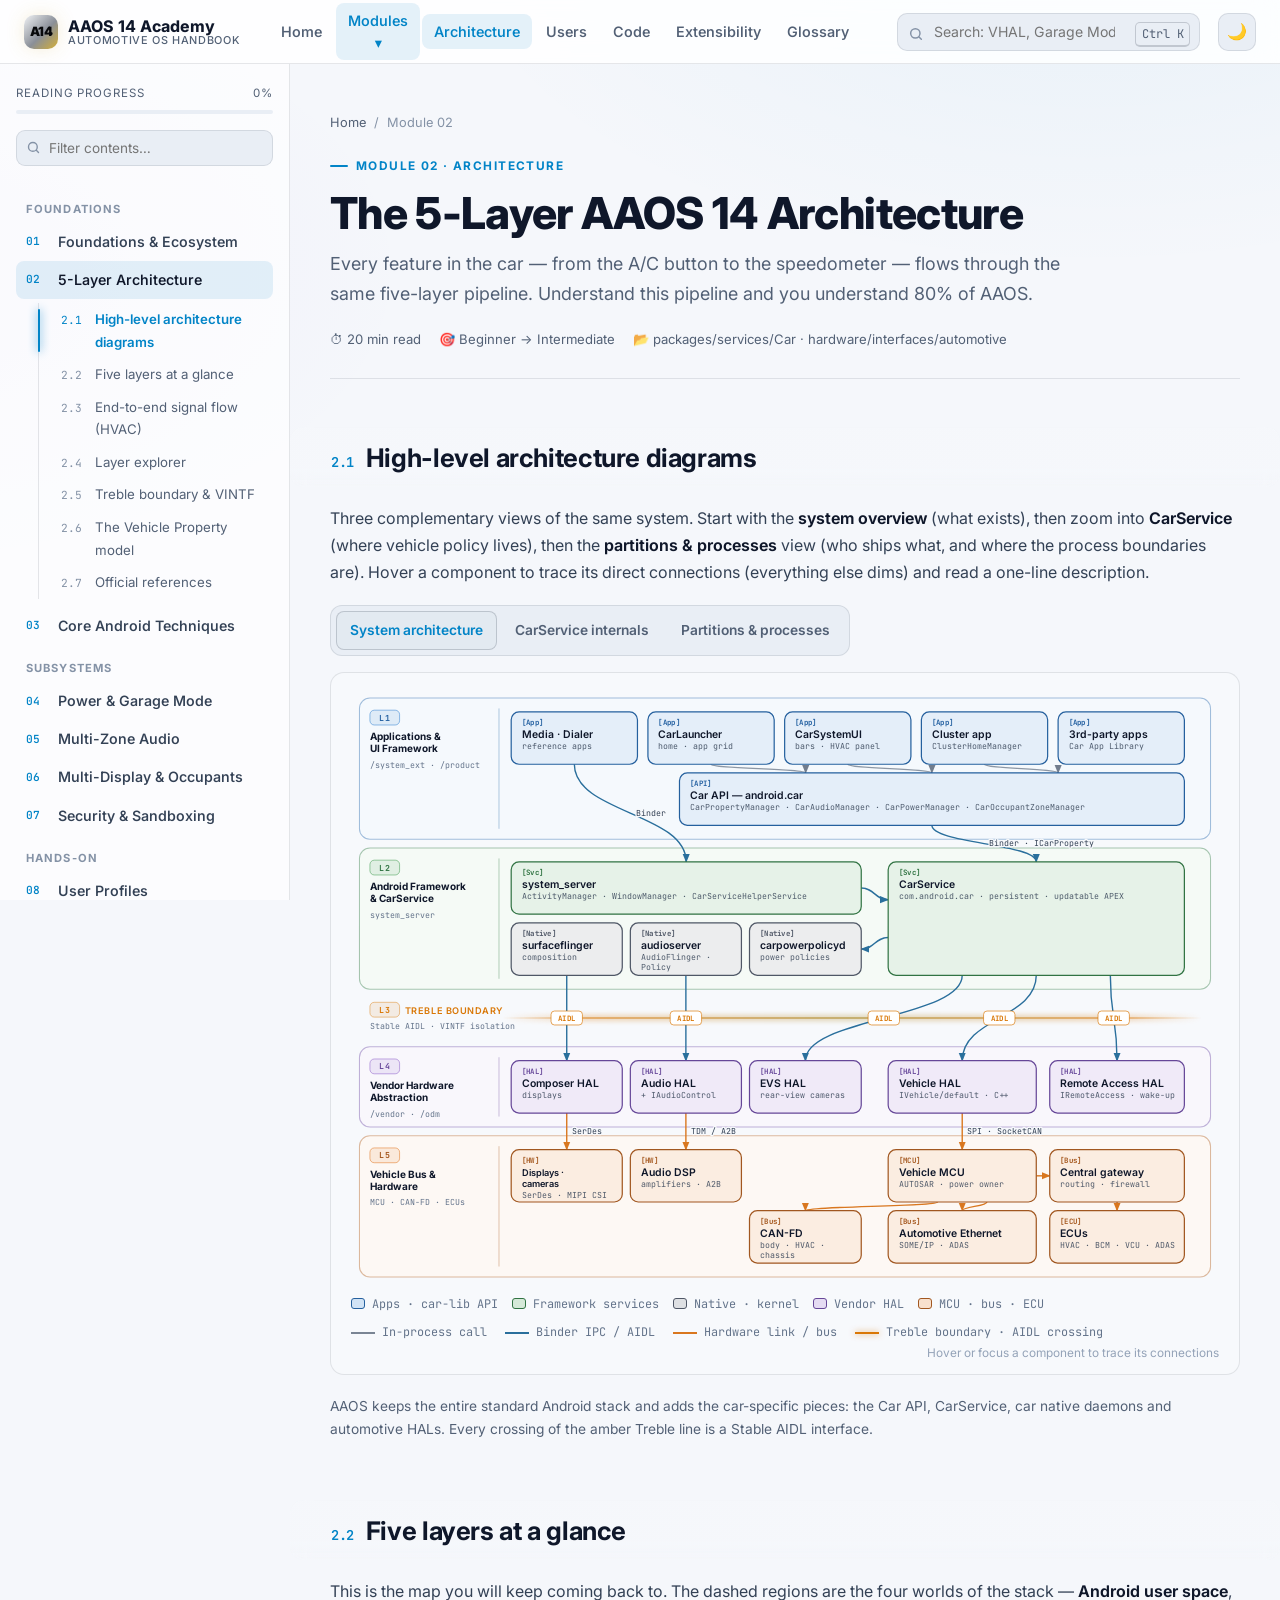
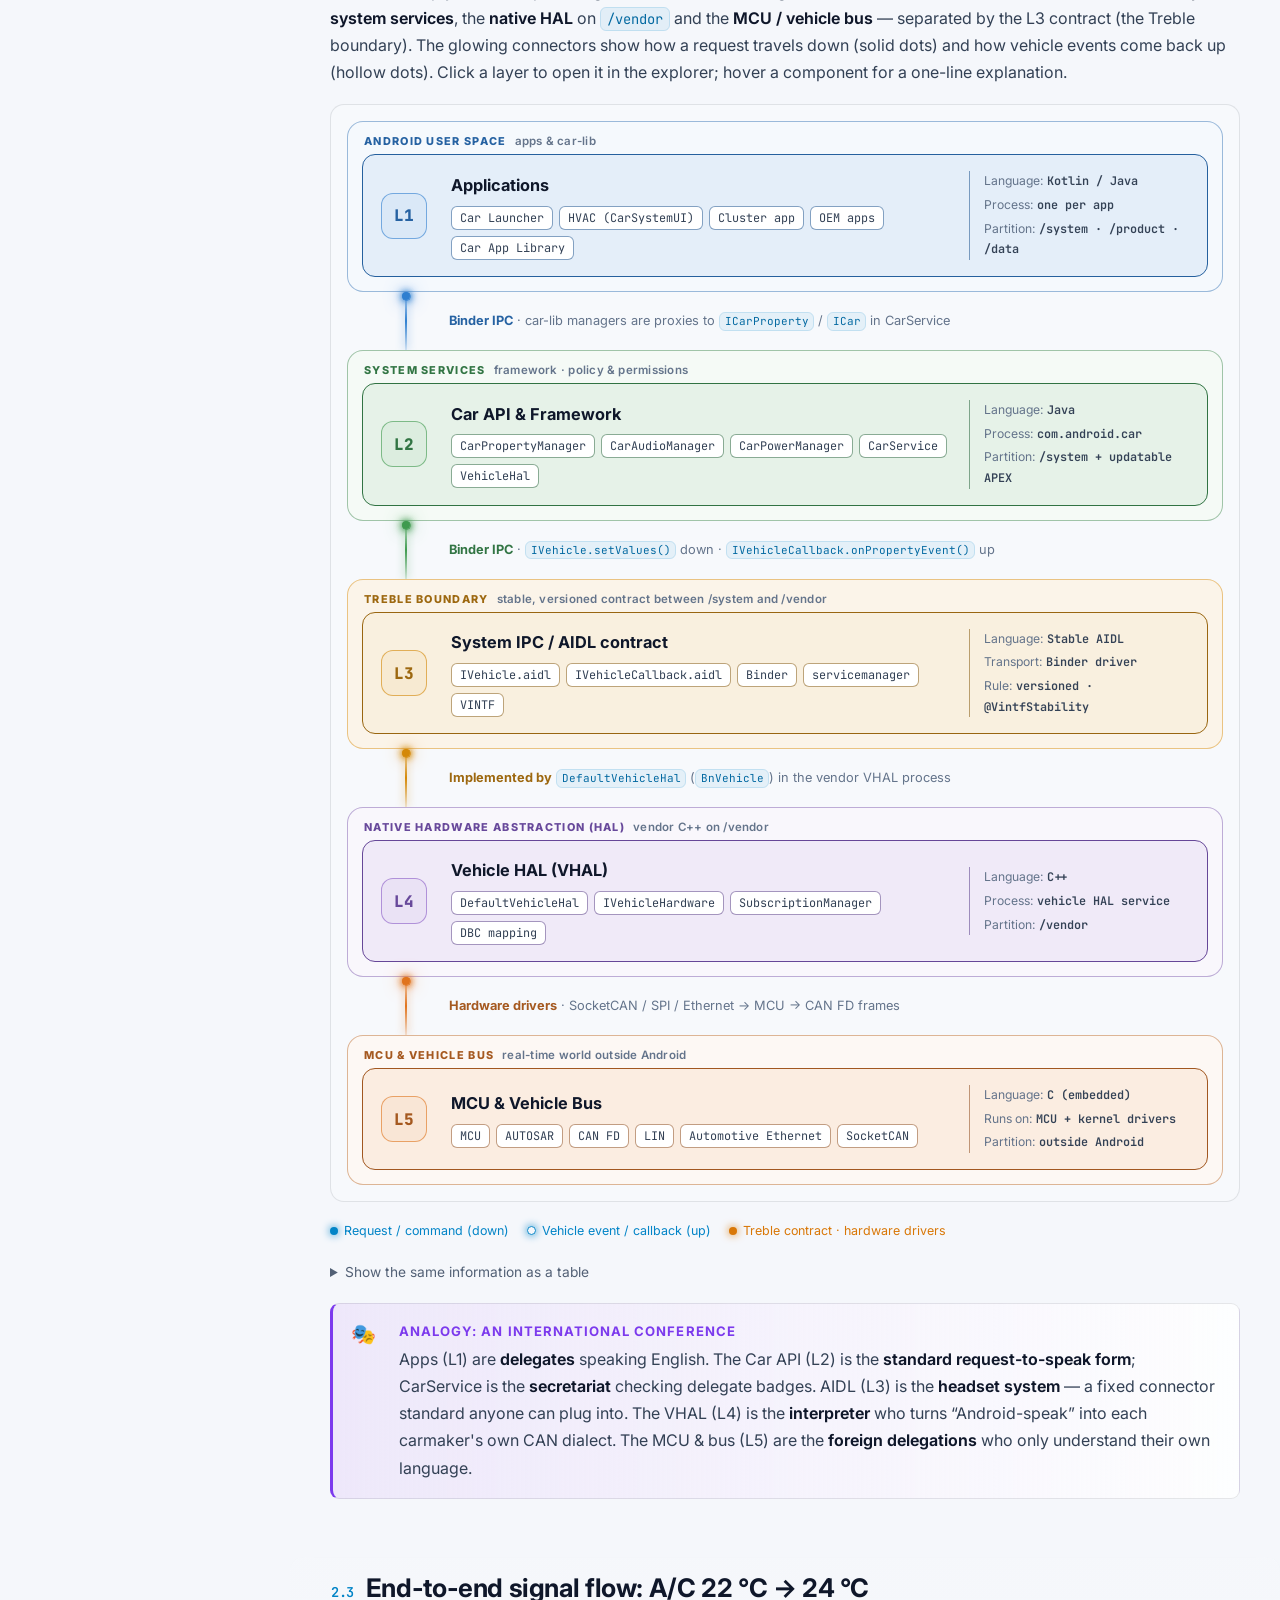
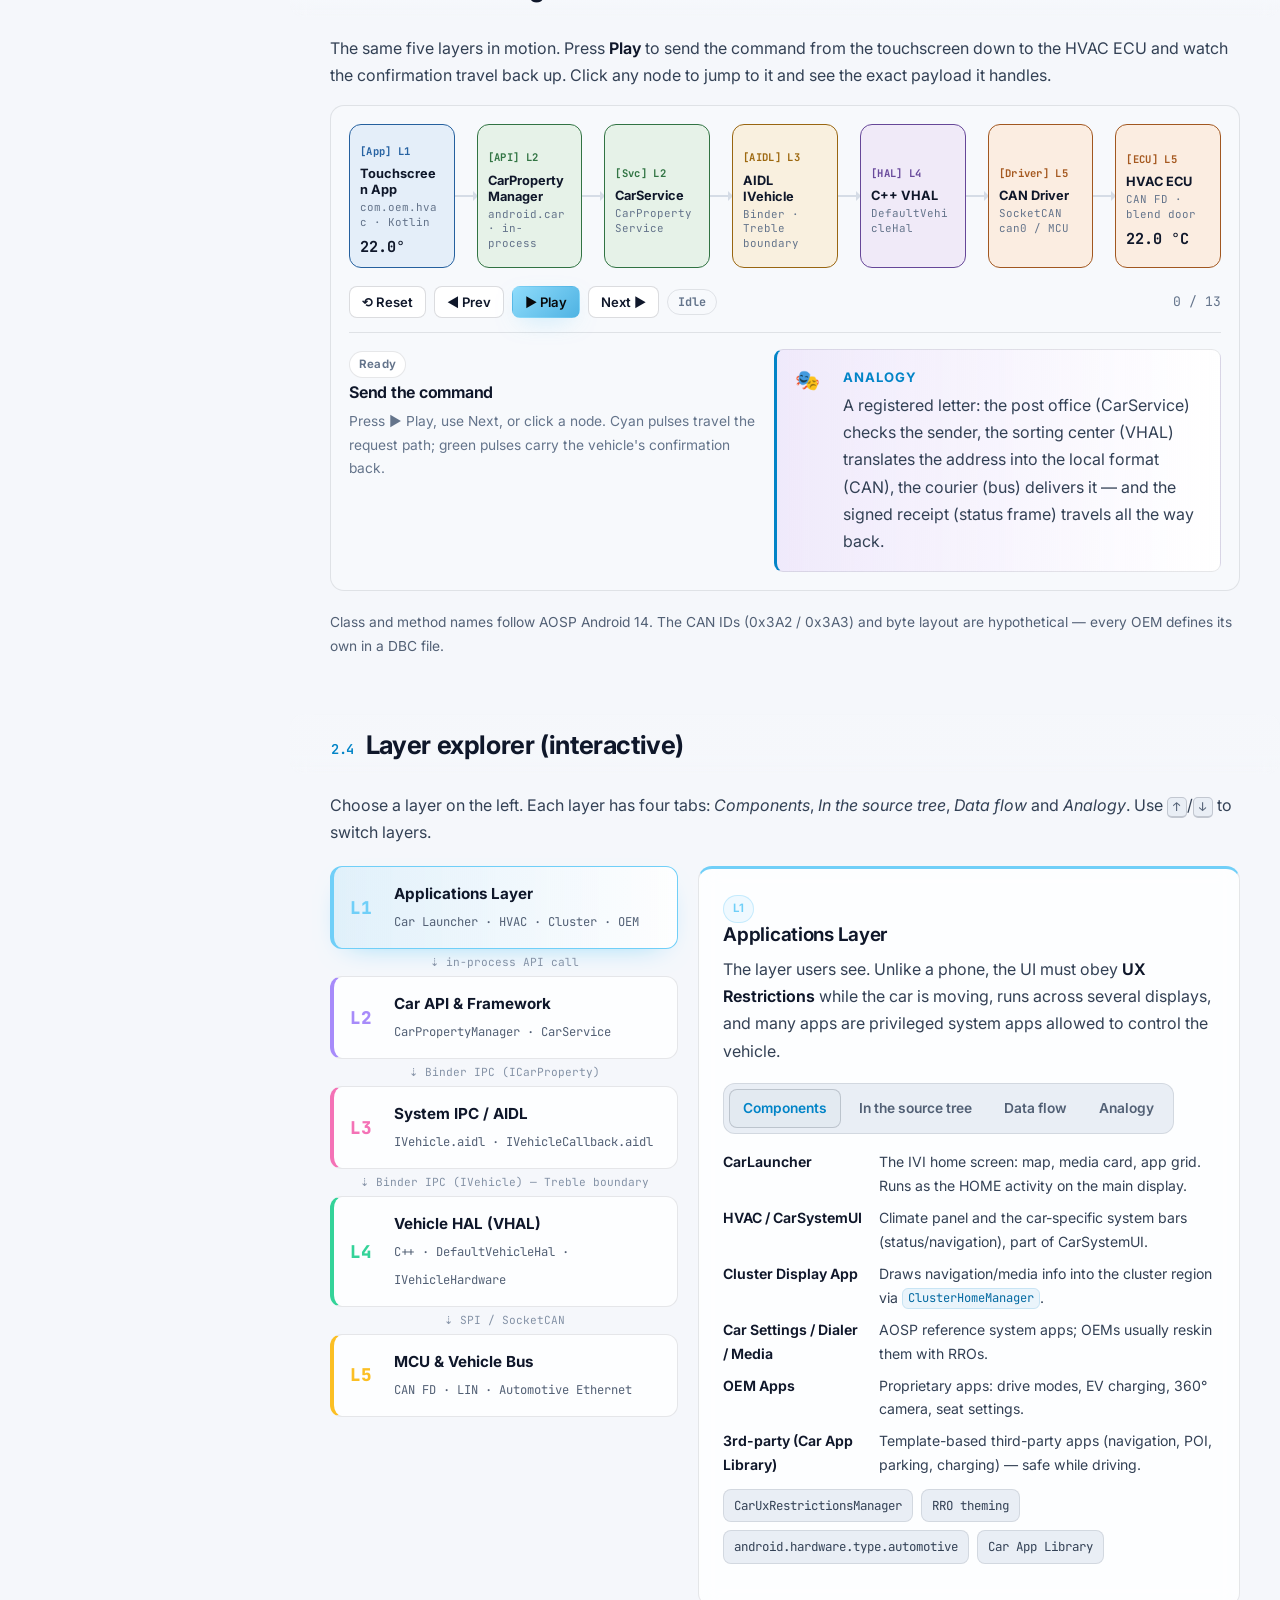
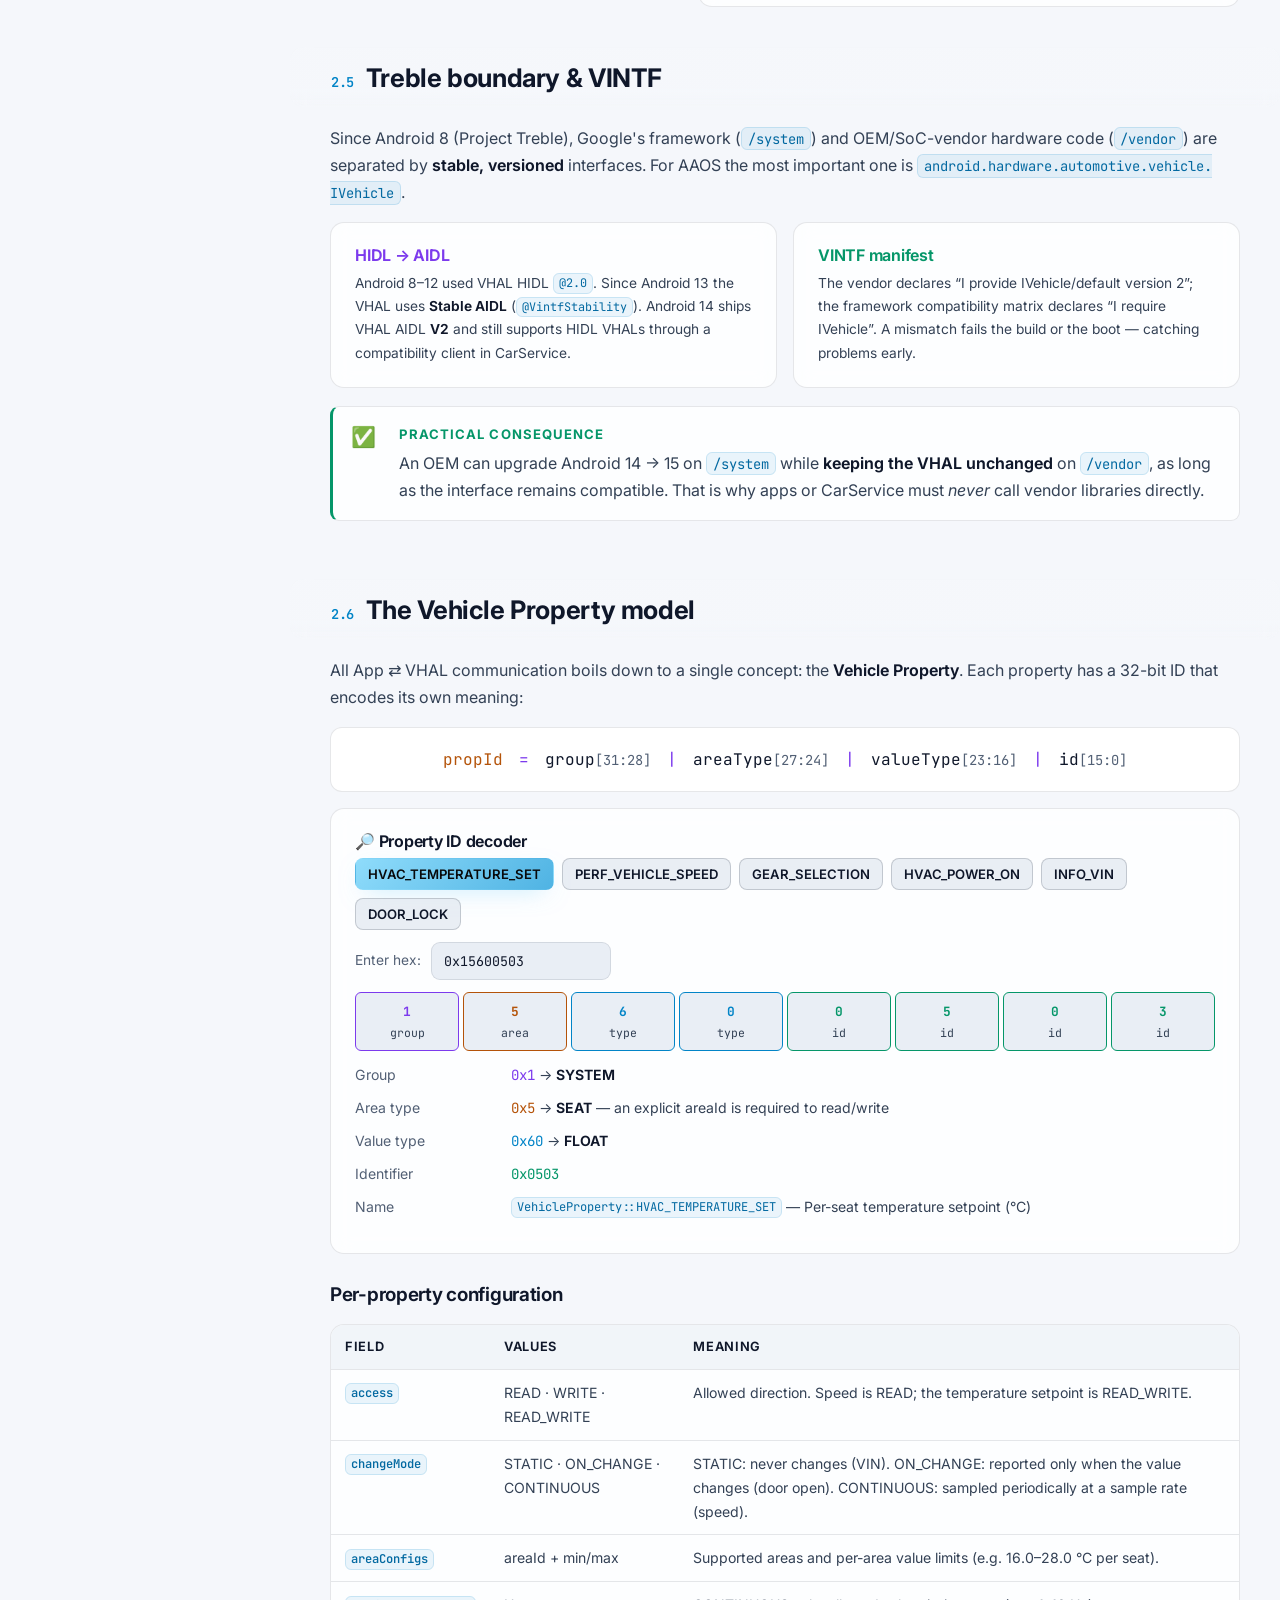
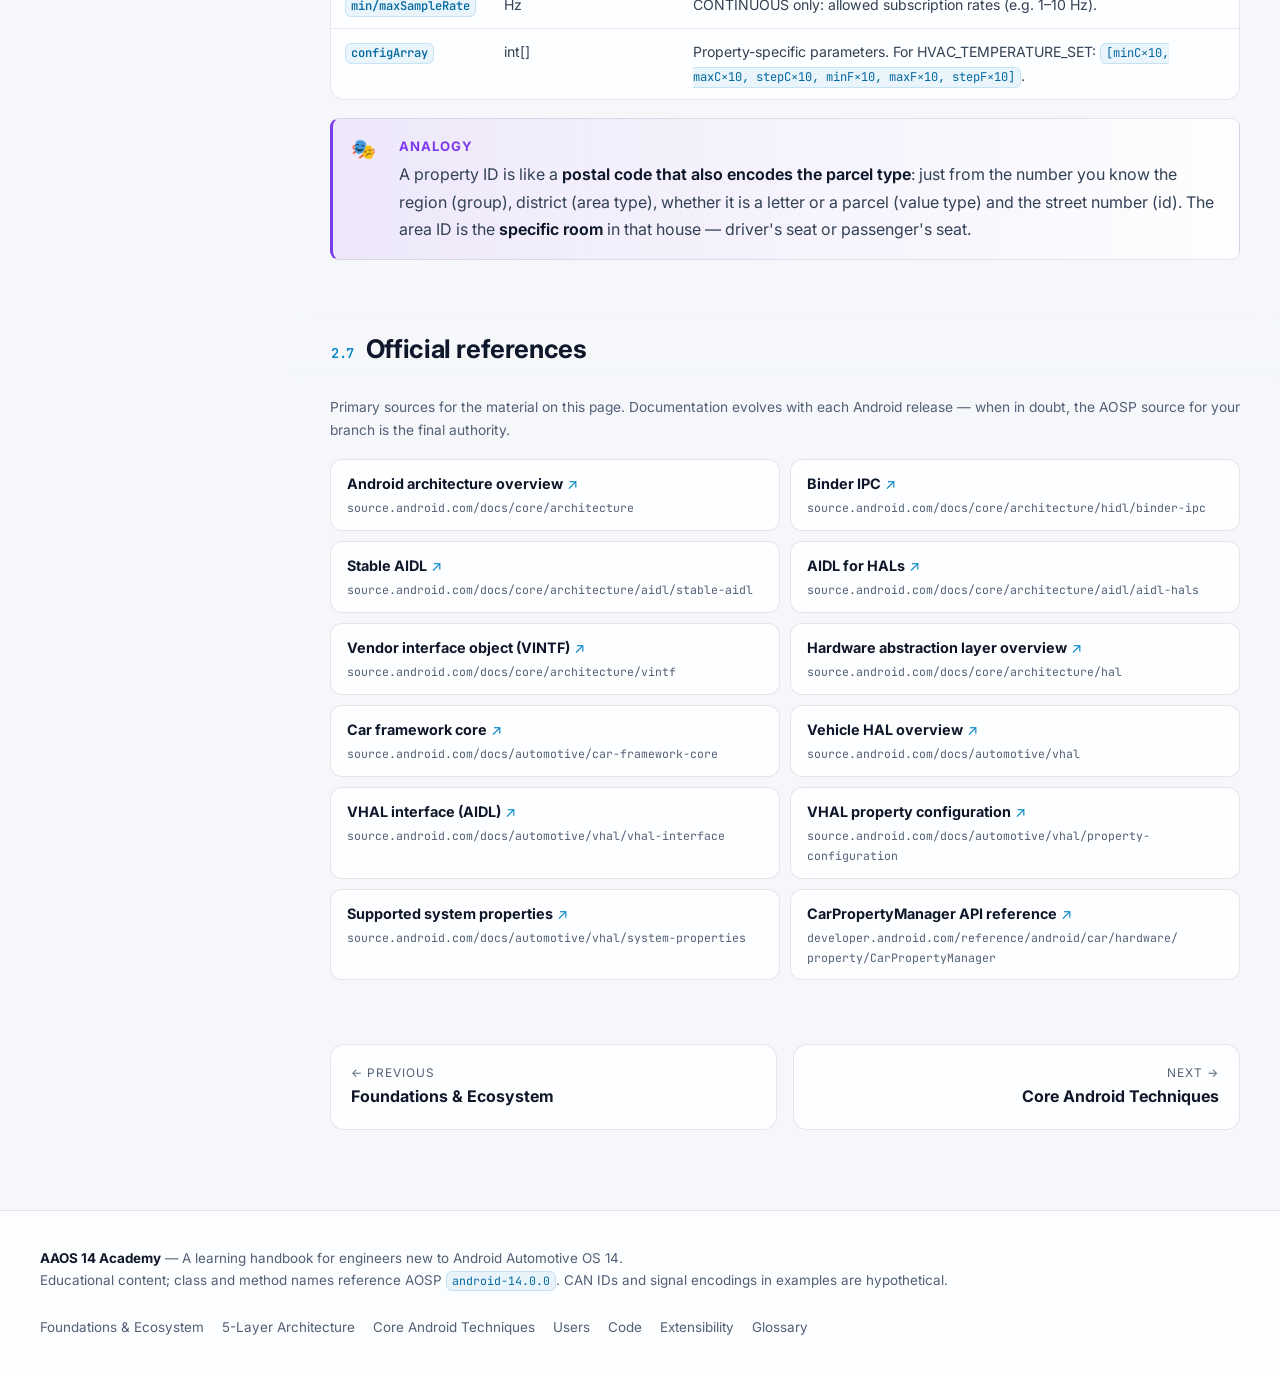
<file: aaos14-academy/architecture.html>
<!doctype html>
<html lang="en">
<head>
  <meta charset="utf-8">
  <meta name="viewport" content="width=device-width, initial-scale=1">
  <title>5-Layer Architecture — AAOS 14 Academy</title>
  <meta name="description" content="The 5-layer architecture of Android Automotive OS 14: Applications, Car API & CarService, AIDL IPC, VHAL, MCU & Vehicle Bus.">
  <link rel="preconnect" href="https://fonts.googleapis.com">
  <link rel="preconnect" href="https://fonts.gstatic.com" crossorigin>
  <link href="https://fonts.googleapis.com/css2?family=Inter:wght@400;500;600;700;800&family=JetBrains+Mono:wght@400;600;700&display=swap" rel="stylesheet">
  <meta name="color-scheme" content="dark light">
  <link rel="stylesheet" href="assets/css/main.css?v=__BUILD__">
  <script>try{var t=localStorage.getItem("aaos-theme");if(t)document.documentElement.setAttribute("data-theme",t)}catch(e){}</script>
</head>
<body data-page="architecture">
  <div id="site-header"></div>
  <div class="layout">
    <aside class="sidebar" id="sidebar"></aside>
    <main class="content">
      <div class="content-inner">

        <header class="page-hero">
          <nav class="crumbs"><a href="index.html">Home</a><span>/</span><span>Module 02</span></nav>
          <div class="eyebrow">Module 02 · Architecture</div>
          <h1>The 5-Layer AAOS 14 Architecture</h1>
          <p class="lead">Every feature in the car — from the A/C button to the speedometer — flows through the same five-layer pipeline. Understand this pipeline and you understand 80% of AAOS.</p>
          <div class="page-meta"><span>⏱ 20 min read</span><span>🎯 Beginner → Intermediate</span><span>📂 packages/services/Car · hardware/interfaces/automotive</span></div>
        </header>

        <section class="doc-section" id="diagrams" data-title="High-level architecture diagrams">
          <div class="sec-head"><h2><span class="sec-num">2.1</span>High-level architecture diagrams</h2></div>
          <p>Three complementary views of the same system. Start with the <strong>system overview</strong> (what exists), then zoom into <strong>CarService</strong> (where vehicle policy lives), then the <strong>partitions & processes</strong> view (who ships what, and where the process boundaries are). Hover a component to trace its direct connections (everything else dims) and read a one-line description.</p>
          <div class="tabs" data-tabs>
            <div class="tab-list" role="tablist">
              <button data-tab="overview" aria-selected="true">System architecture</button>
              <button data-tab="carservice">CarService internals</button>
              <button data-tab="partitions">Partitions & processes</button>
            </div>
            <div class="tab-panel" data-panel="overview">
              <div class="glass"><div class="hd-wrap" id="hd-overview"></div></div>
              <p class="small muted mt">AAOS keeps the entire standard Android stack and adds the car-specific pieces: the Car API, CarService, car native daemons and automotive HALs. Every crossing of the amber Treble line is a Stable AIDL interface.</p>
            </div>
            <div class="tab-panel" data-panel="carservice">
              <div class="glass"><div class="hd-wrap" id="hd-carservice"></div></div>
              <p class="small muted mt"><code>ICarImpl</code> creates and owns every car service. HAL-facing services never talk to the VHAL directly: they go through <code>VehicleHal</code>, which multiplexes one IVehicle connection into per-domain “HAL services”.</p>
            </div>
            <div class="tab-panel" data-panel="partitions">
              <div class="glass"><div class="hd-wrap" id="hd-partitions"></div></div>
              <p class="small muted mt">The amber line is the Treble boundary: only stable, versioned interfaces (AIDL with <code>@VintfStability</code>, sysprops, RRO-able resources) may cross it. This is what lets Google/OEMs update /system independently of /vendor.</p>
            </div>
          </div>
        </section>

        <section class="doc-section" id="overview" data-title="Five layers at a glance">
          <div class="sec-head"><h2><span class="sec-num">2.2</span>Five layers at a glance</h2></div>
          <p>This is the map you will keep coming back to. The dashed regions are the four worlds of the stack — <strong>Android user space</strong>, <strong>system services</strong>, the <strong>native HAL</strong> on <code>/vendor</code> and the <strong>MCU / vehicle bus</strong> — separated by the L3 contract (the Treble boundary). The glowing connectors show how a request travels down (solid dots) and how vehicle events come back up (hollow dots). Click a layer to open it in the explorer; hover a component for a one-line explanation.</p>
          <div id="stack5" class="s5" aria-label="AAOS 14 five-layer architecture"></div>
          <div class="s5-legend"><span style="color:var(--dg-cyan)">Request / command (down)</span><span class="hollow" style="color:var(--dg-cyan)">Vehicle event / callback (up)</span><span style="color:var(--dg-amber)">Treble contract · hardware drivers</span></div>
          <details class="mt"><summary class="small muted" style="cursor:pointer">Show the same information as a table</summary>
          <div class="table-wrap">
            <table class="t">
              <thead><tr><th>#</th><th>Layer</th><th>Representative components</th><th>Language</th><th>Process</th><th>Partition</th></tr></thead>
              <tbody>
                <tr><td><span class="c-blue mono">L1</span></td><td>Applications</td><td>CarLauncher, HVAC (CarSystemUI), Cluster, OEM apps</td><td>Kotlin/Java</td><td>One process per app</td><td>/system, /product, /data</td></tr>
                <tr><td><span class="c-purple mono">L2</span></td><td>Car API & Framework</td><td><code>CarPropertyManager</code>, <code>CarAudioManager</code>, <code>CarPowerManager</code>, CarService</td><td>Java</td><td>API: in the app · CarService: <code>com.android.car</code></td><td>/system (+ updatable APEX)</td></tr>
                <tr><td><span class="mono" style="color:#f472b6">L3</span></td><td>System IPC / AIDL</td><td><code>IVehicle.aidl</code>, <code>IVehicleCallback.aidl</code>, Binder, servicemanager</td><td>AIDL</td><td>Binder kernel driver</td><td>Stable system↔vendor contract</td></tr>
                <tr><td><span class="c-green mono">L4</span></td><td>Vehicle HAL</td><td><code>DefaultVehicleHal</code> + <code>IVehicleHardware</code> (OEM)</td><td>C++</td><td><code>android.hardware.automotive.vehicle-service</code></td><td>/vendor</td></tr>
                <tr><td><span class="c-amber mono">L5</span></td><td>MCU & Vehicle Bus</td><td>AUTOSAR MCU, CAN FD, LIN, Automotive Ethernet, SocketCAN/SPI drivers</td><td>C (embedded)</td><td>Kernel driver + MCU firmware</td><td>Outside Android</td></tr>
              </tbody>
            </table>
          </div>
          </details>
          <div class="callout analogy">
            <div class="ci">🎭</div>
            <div><span class="ct">Analogy: an international conference</span>
              <p>Apps (L1) are <strong>delegates</strong> speaking English. The Car API (L2) is the <strong>standard request-to-speak form</strong>; CarService is the <strong>secretariat</strong> checking delegate badges. AIDL (L3) is the <strong>headset system</strong> — a fixed connector standard anyone can plug into. The VHAL (L4) is the <strong>interpreter</strong> who turns “Android-speak” into each carmaker's own CAN dialect. The MCU & bus (L5) are the <strong>foreign delegations</strong> who only understand their own language.</p>
            </div>
          </div>
        </section>

        <section class="doc-section" id="signal-flow" data-title="End-to-end signal flow (HVAC)">
          <div class="sec-head"><h2><span class="sec-num">2.3</span>End-to-end signal flow: A/C 22 °C → 24 °C</h2></div>
          <p>The same five layers in motion. Press <strong>Play</strong> to send the command from the touchscreen down to the HVAC ECU and watch the confirmation travel back up. Click any node to jump to it and see the exact payload it handles.</p>
          <div class="sf glass" id="signal-flow-diagram"></div>
          <p class="small muted mt">Class and method names follow AOSP Android 14. The CAN IDs (0x3A2 / 0x3A3) and byte layout are hypothetical — every OEM defines its own in a DBC file.</p>
        </section>

        <section class="doc-section" id="explorer" data-title="Layer explorer">
          <div class="sec-head"><h2><span class="sec-num">2.4</span>Layer explorer (interactive)</h2></div>
          <p>Choose a layer on the left. Each layer has four tabs: <em>Components</em>, <em>In the source tree</em>, <em>Data flow</em> and <em>Analogy</em>. Use <kbd>↑</kbd>/<kbd>↓</kbd> to switch layers.</p>
          <div class="layers mt">
            <div class="layer-stack" id="layer-stack" role="listbox" aria-label="Architecture layers"></div>
            <div class="layer-detail glass" id="layer-detail" aria-live="polite"></div>
          </div>
        </section>

        <section class="doc-section" id="treble" data-title="Treble boundary & VINTF">
          <div class="sec-head"><h2><span class="sec-num">2.5</span>Treble boundary & VINTF</h2></div>
          <p>Since Android 8 (Project Treble), Google's framework (<code>/system</code>) and OEM/SoC-vendor hardware code (<code>/vendor</code>) are separated by <strong>stable, versioned</strong> interfaces. For AAOS the most important one is <code>android.hardware.automotive.vehicle.IVehicle</code>.</p>
          <div class="grid grid-2">
            <div class="glass card">
              <h4 class="c-purple">HIDL → AIDL</h4>
              <p class="small">Android 8–12 used VHAL HIDL <code>@2.0</code>. Since Android 13 the VHAL uses <strong>Stable AIDL</strong> (<code>@VintfStability</code>). Android 14 ships VHAL AIDL <strong>V2</strong> and still supports HIDL VHALs through a compatibility client in CarService.</p>
            </div>
            <div class="glass card">
              <h4 class="c-green">VINTF manifest</h4>
              <p class="small">The vendor declares “I provide IVehicle/default version 2”; the framework compatibility matrix declares “I require IVehicle”. A mismatch fails the build or the boot — catching problems early.</p>
            </div>
          </div>
          <div class="callout tip">
            <div class="ci">✅</div>
            <div><span class="ct">Practical consequence</span>
              <p>An OEM can upgrade Android 14 → 15 on <code>/system</code> while <strong>keeping the VHAL unchanged</strong> on <code>/vendor</code>, as long as the interface remains compatible. That is why apps or CarService must <em>never</em> call vendor libraries directly.</p>
            </div>
          </div>
        </section>

        <section class="doc-section" id="property-model" data-title="The Vehicle Property model">
          <div class="sec-head"><h2><span class="sec-num">2.6</span>The Vehicle Property model</h2></div>
          <p>All App ⇄ VHAL communication boils down to a single concept: the <strong>Vehicle Property</strong>. Each property has a 32-bit ID that encodes its own meaning:</p>
          <div class="formula">
            <span class="var">propId</span> <span class="op">=</span> group<span class="muted small">[31:28]</span> <span class="op">|</span> areaType<span class="muted small">[27:24]</span> <span class="op">|</span> valueType<span class="muted small">[23:16]</span> <span class="op">|</span> id<span class="muted small">[15:0]</span>
          </div>

          <div class="glass card">
            <h4 style="margin-top:0">🔎 Property ID decoder</h4>
            <div class="matrix-cols" id="prop-presets"></div>
            <div style="display:flex;gap:10px;flex-wrap:wrap;align-items:center;margin:12px 0">
              <label for="prop-hex" class="small muted">Enter hex:</label>
              <input id="prop-hex" class="mono" value="0x15600503" style="height:38px;border-radius:9px;background:var(--bg-3);border:1px solid var(--border);color:var(--text);padding:0 12px;width:180px">
            </div>
            <div class="bits" id="prop-bits"></div>
            <div id="prop-out" class="small"></div>
          </div>

          <h3>Per-property configuration</h3>
          <div class="table-wrap">
            <table class="t">
              <thead><tr><th>Field</th><th>Values</th><th>Meaning</th></tr></thead>
              <tbody>
                <tr><td><code>access</code></td><td>READ · WRITE · READ_WRITE</td><td>Allowed direction. Speed is READ; the temperature setpoint is READ_WRITE.</td></tr>
                <tr><td><code>changeMode</code></td><td>STATIC · ON_CHANGE · CONTINUOUS</td><td>STATIC: never changes (VIN). ON_CHANGE: reported only when the value changes (door open). CONTINUOUS: sampled periodically at a sample rate (speed).</td></tr>
                <tr><td><code>areaConfigs</code></td><td>areaId + min/max</td><td>Supported areas and per-area value limits (e.g. 16.0–28.0 °C per seat).</td></tr>
                <tr><td><code>min/maxSampleRate</code></td><td>Hz</td><td>CONTINUOUS only: allowed subscription rates (e.g. 1–10 Hz).</td></tr>
                <tr><td><code>configArray</code></td><td>int[]</td><td>Property-specific parameters. For HVAC_TEMPERATURE_SET: <code>[minC×10, maxC×10, stepC×10, minF×10, maxF×10, stepF×10]</code>.</td></tr>
              </tbody>
            </table>
          </div>
          <div class="callout analogy">
            <div class="ci">🎭</div>
            <div><span class="ct">Analogy</span>
              <p>A property ID is like a <strong>postal code that also encodes the parcel type</strong>: just from the number you know the region (group), district (area type), whether it is a letter or a parcel (value type) and the street number (id). The area ID is the <strong>specific room</strong> in that house — driver's seat or passenger's seat.</p>
            </div>
          </div>
        </section>

        <div id="pager"></div>
      </div>
    </main>
  </div>
  <div id="site-footer"></div>

  <script src="assets/js/glossary-data.js?v=__BUILD__"></script>
  <script src="assets/js/core.js?v=__BUILD__"></script>
  <script src="assets/js/diagrams.js?v=__BUILD__"></script>
  <script src="assets/js/pages/architecture.js?v=__BUILD__"></script>
  <script src="assets/js/pages/architecture-diagrams.js?v=__BUILD__"></script>
  <script src="assets/js/pages/architecture-stack.js?v=__BUILD__"></script>
</body>
</html>
</file>
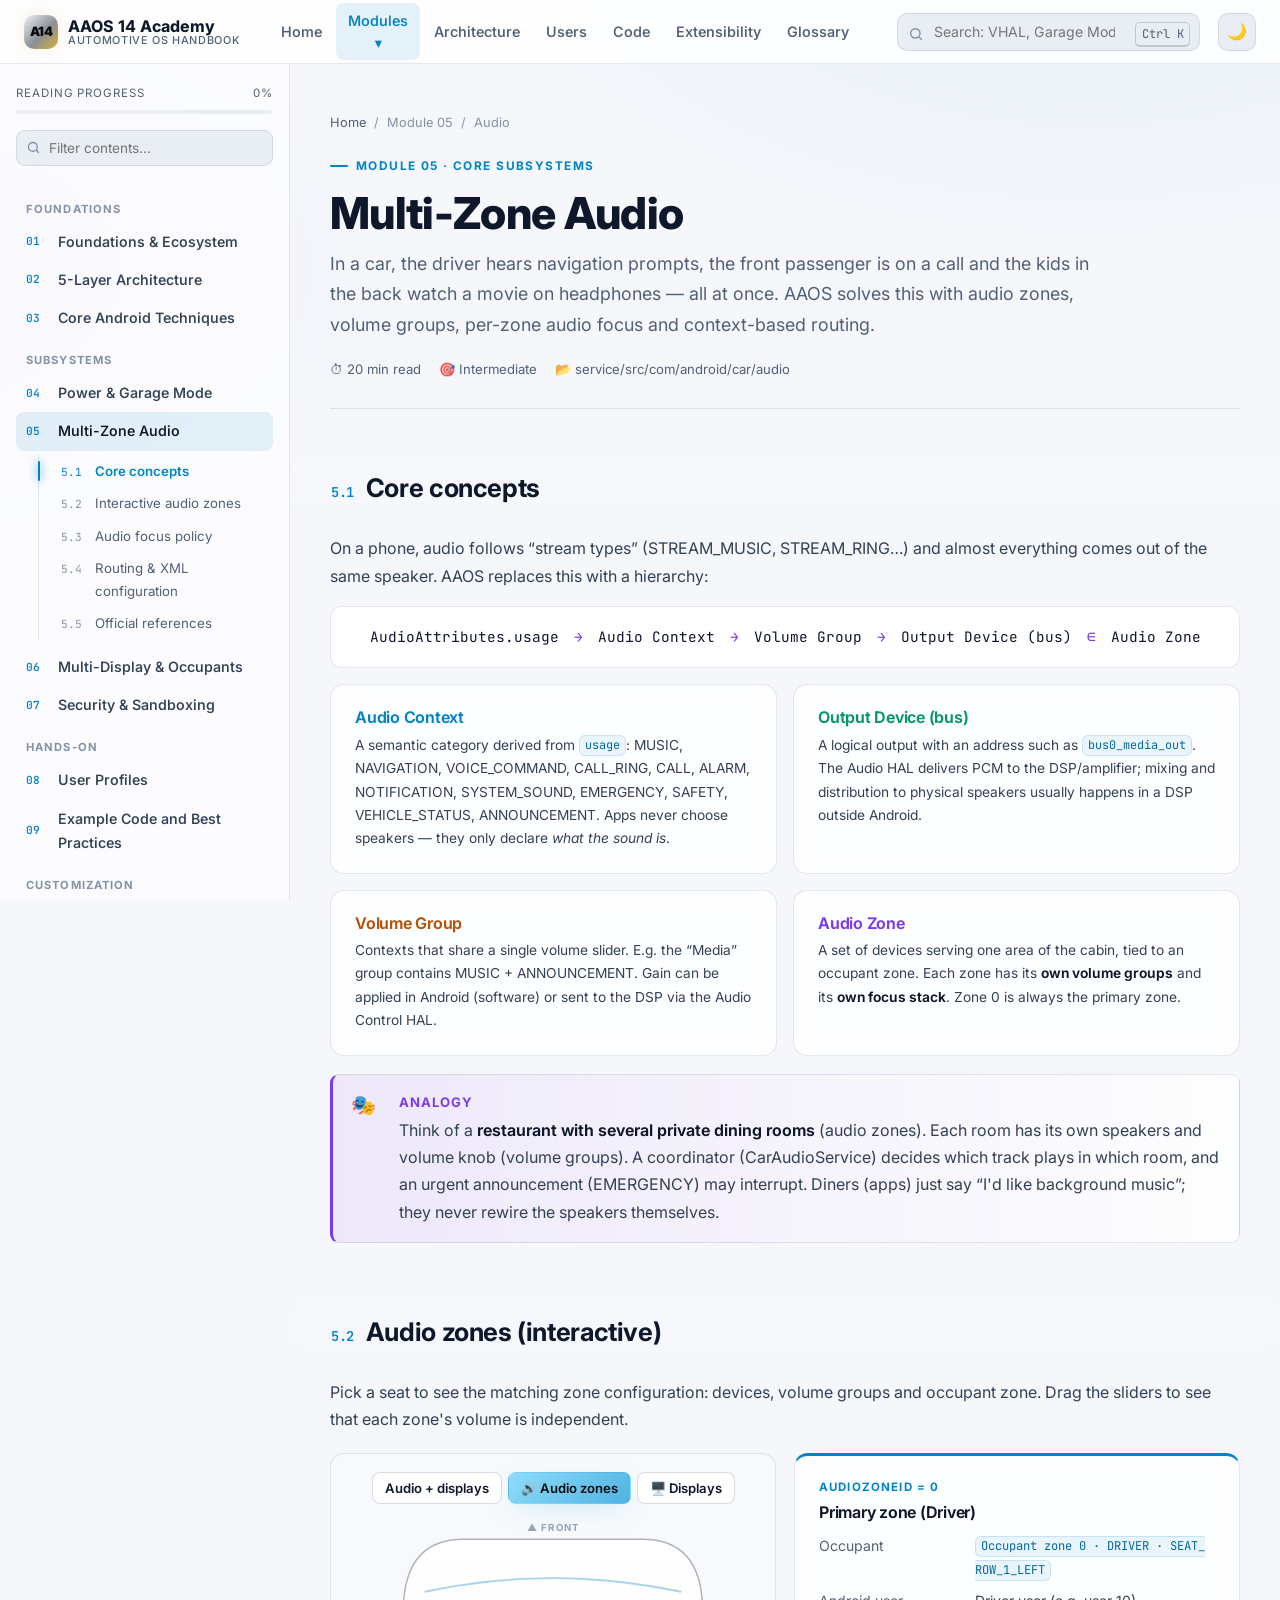
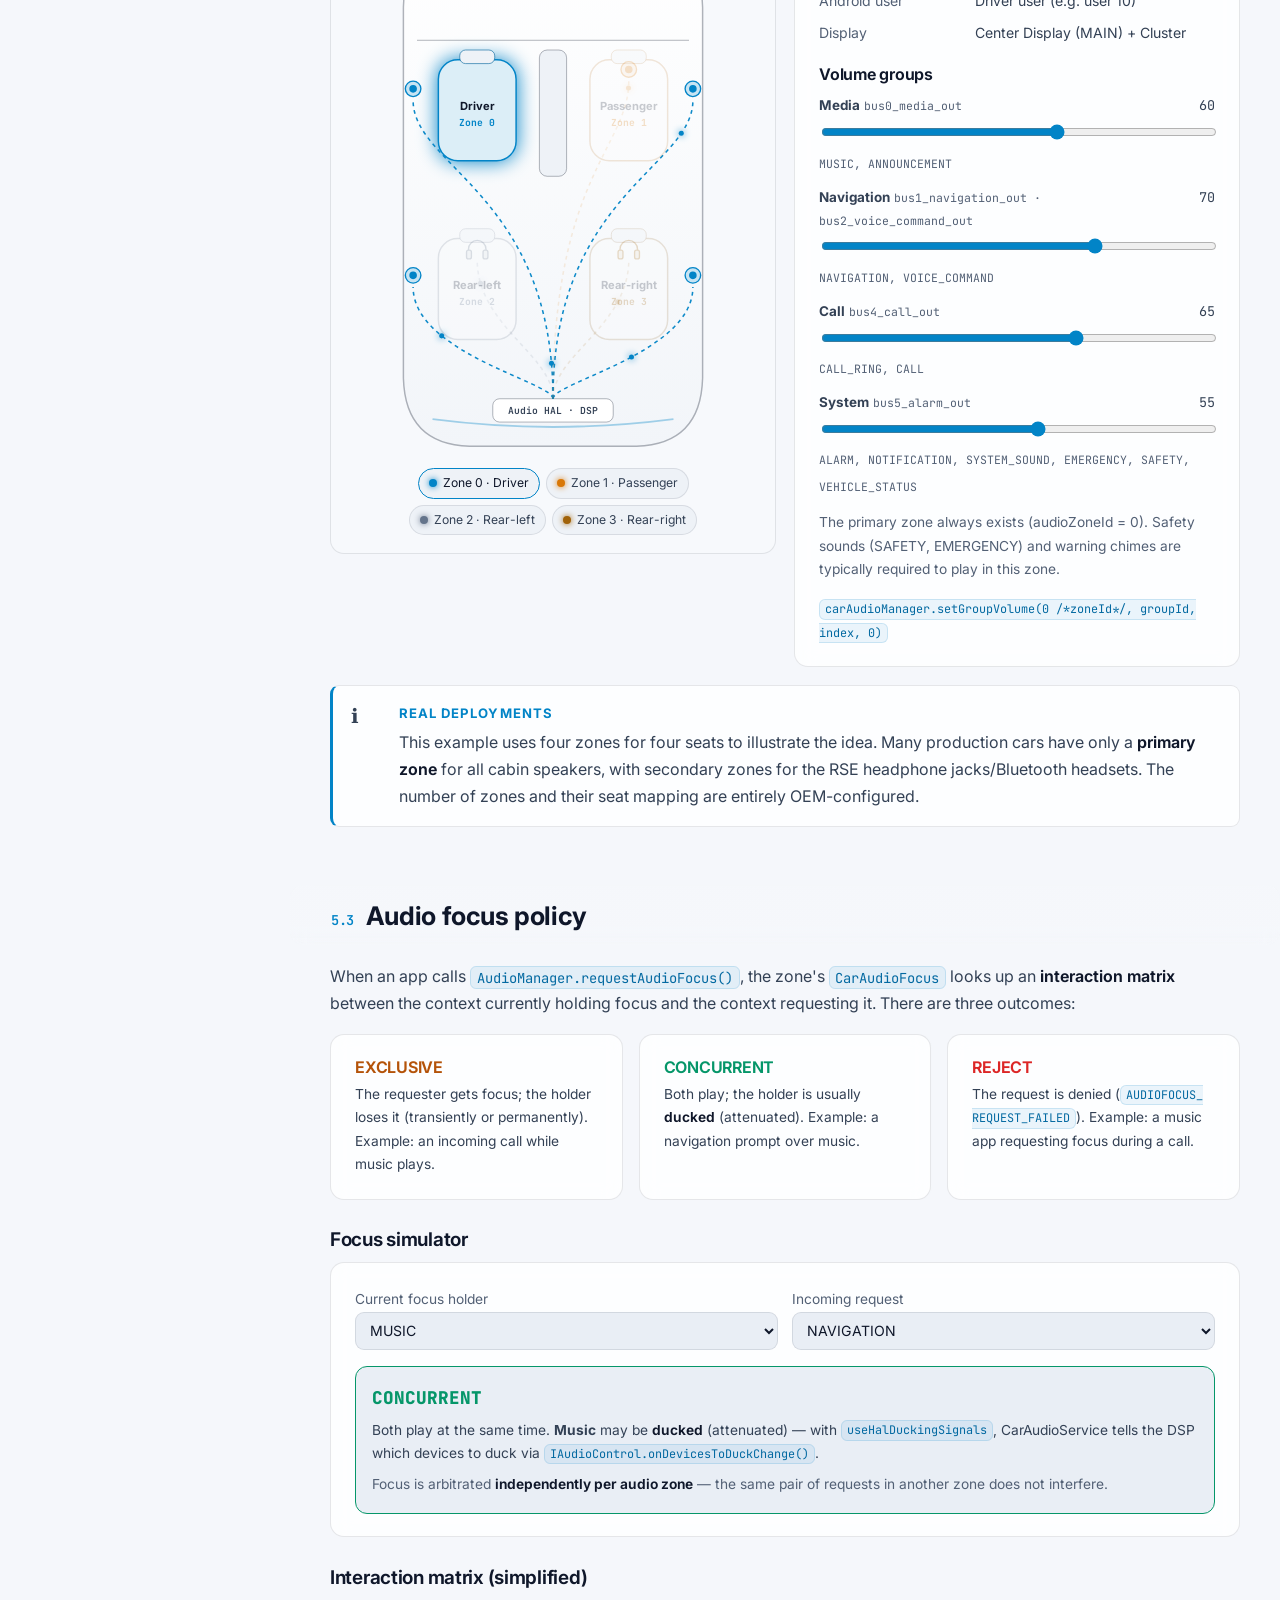
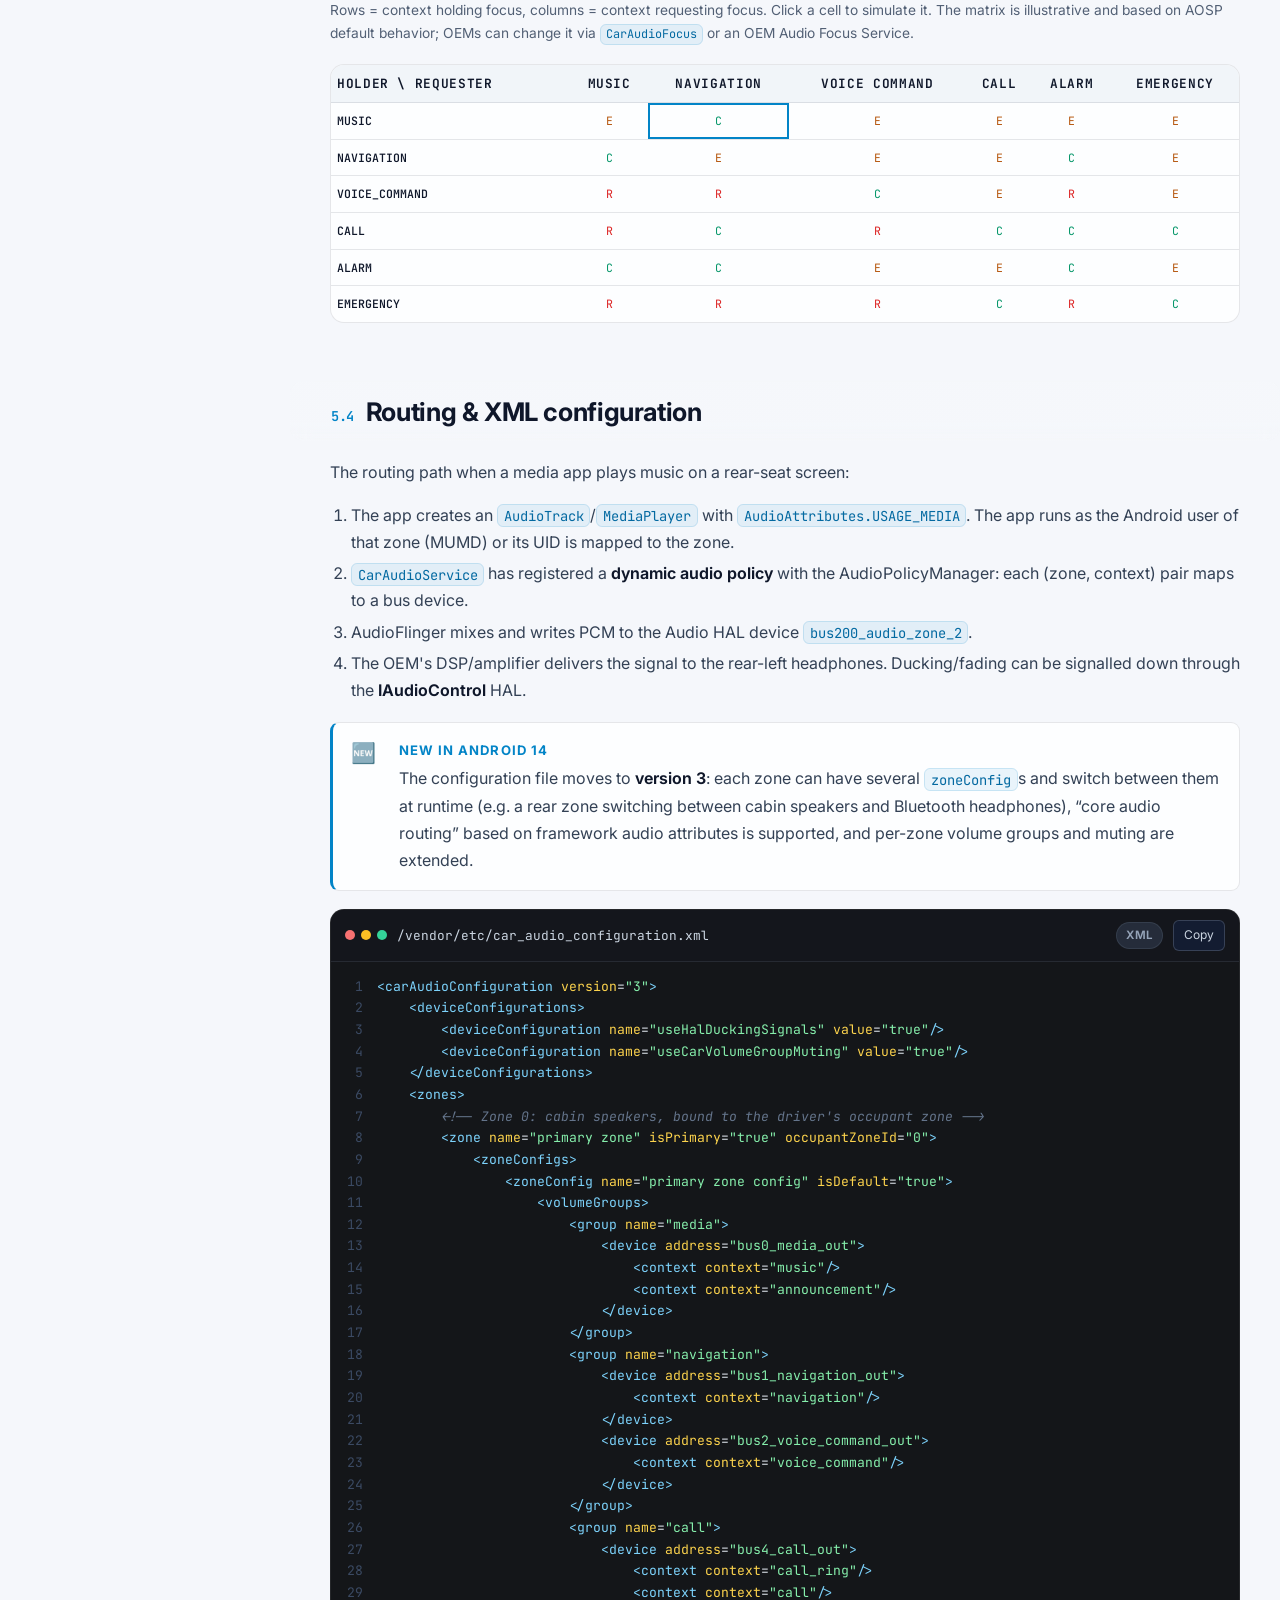
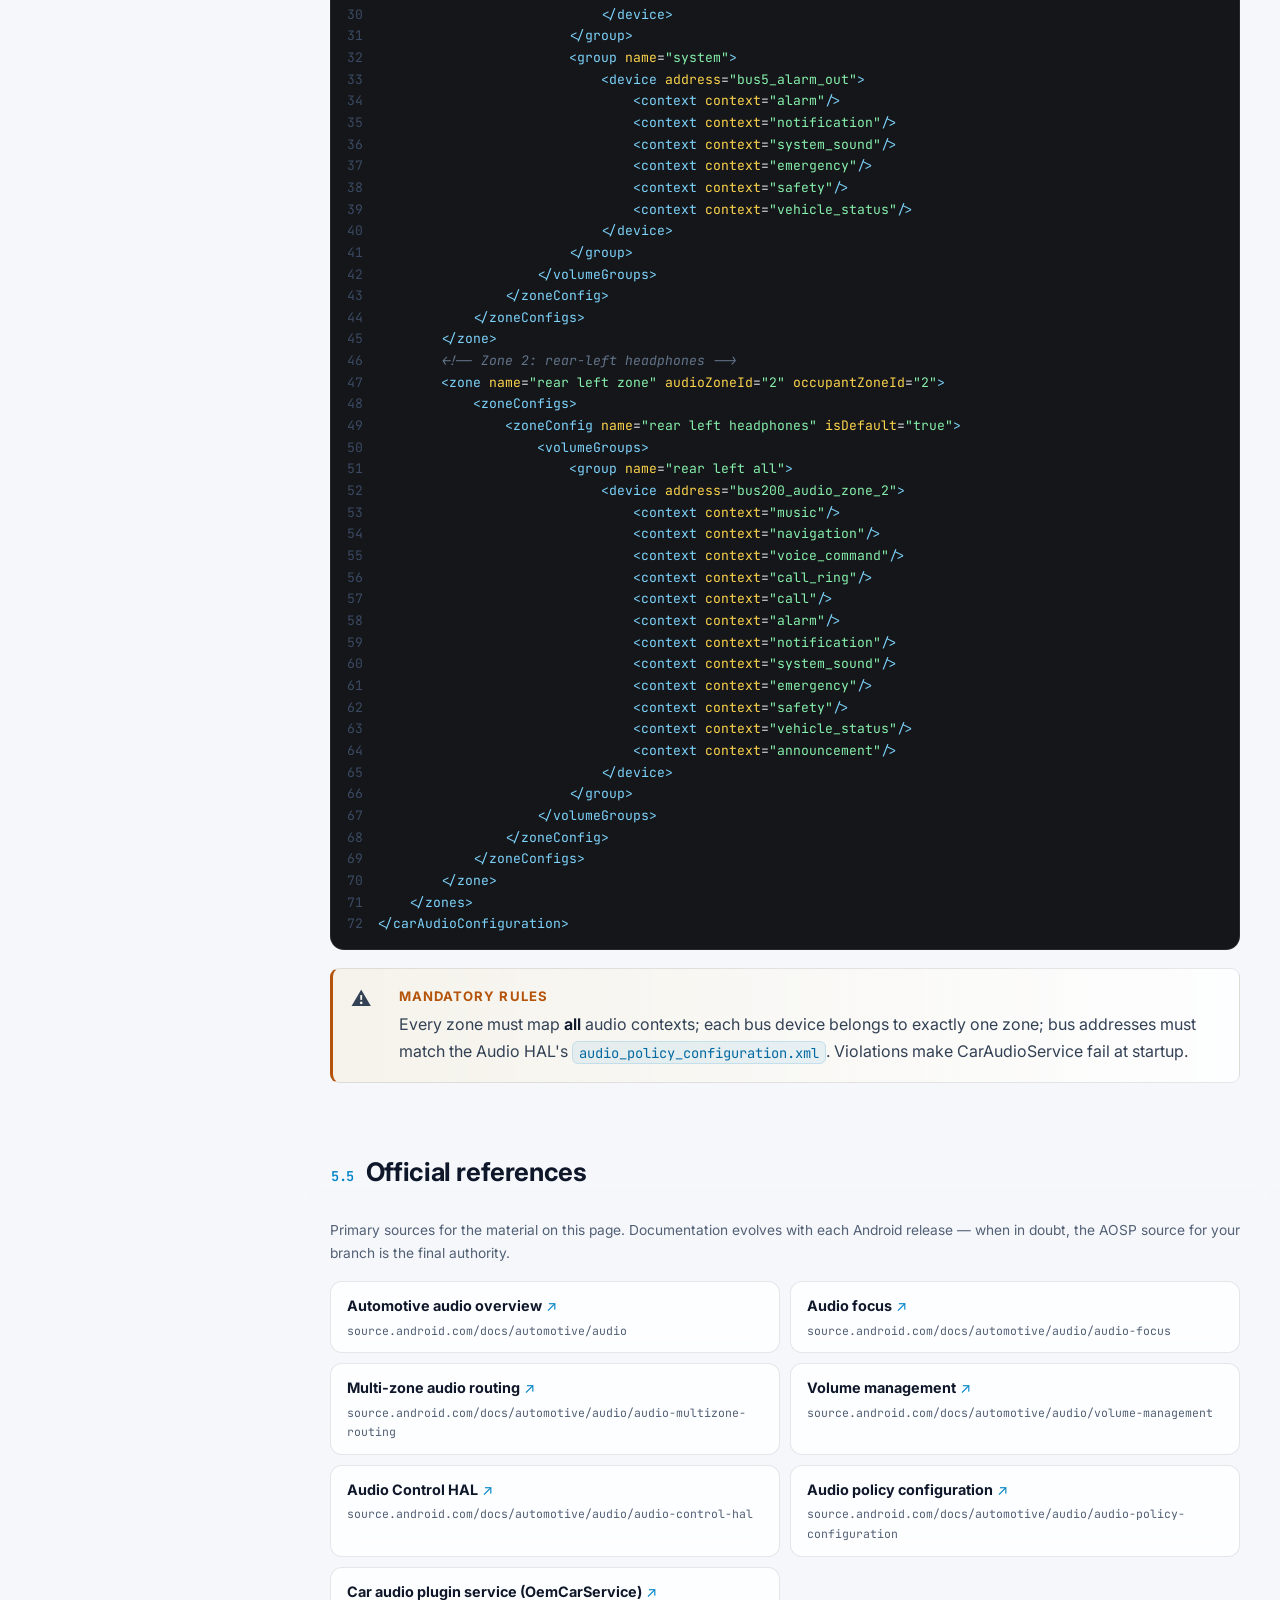
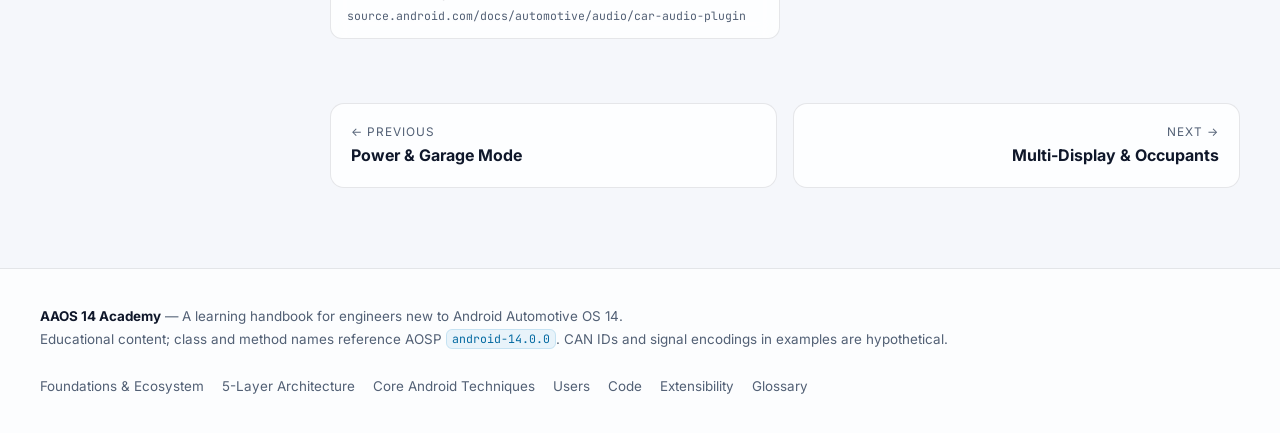
<file: aaos14-academy/audio.html>
<!doctype html>
<html lang="en">
<head>
  <meta charset="utf-8">
  <meta name="viewport" content="width=device-width, initial-scale=1">
  <title>Multi-Zone Audio — AAOS 14 Academy</title>
  <meta name="description" content="The AAOS 14 multi-zone audio system: audio zones, volume groups, audio focus, routing and car_audio_configuration.xml.">
  <link rel="preconnect" href="https://fonts.googleapis.com">
  <link rel="preconnect" href="https://fonts.gstatic.com" crossorigin>
  <link href="https://fonts.googleapis.com/css2?family=Inter:wght@400;500;600;700;800&family=JetBrains+Mono:wght@400;600;700&display=swap" rel="stylesheet">
  <meta name="color-scheme" content="dark light">
  <link rel="stylesheet" href="assets/css/main.css?v=__BUILD__">
  <script>try{var t=localStorage.getItem("aaos-theme");if(t)document.documentElement.setAttribute("data-theme",t)}catch(e){}</script>
</head>
<body data-page="audio">
  <div id="site-header"></div>
  <div class="layout">
    <aside class="sidebar" id="sidebar"></aside>
    <main class="content">
      <div class="content-inner">

        <header class="page-hero">
          <nav class="crumbs"><a href="index.html">Home</a><span>/</span><span>Module 05</span><span>/</span><span>Audio</span></nav>
          <div class="eyebrow">Module 05 · Core Subsystems</div>
          <h1>Multi-Zone Audio</h1>
          <p class="lead">In a car, the driver hears navigation prompts, the front passenger is on a call and the kids in the back watch a movie on headphones — all at once. AAOS solves this with audio zones, volume groups, per-zone audio focus and context-based routing.</p>
          <div class="page-meta"><span>⏱ 20 min read</span><span>🎯 Intermediate</span><span>📂 service/src/com/android/car/audio</span></div>
        </header>

        <section class="doc-section" id="concepts" data-title="Core concepts">
          <div class="sec-head"><h2><span class="sec-num">5.1</span>Core concepts</h2></div>
          <p>On a phone, audio follows “stream types” (STREAM_MUSIC, STREAM_RING…) and almost everything comes out of the same speaker. AAOS replaces this with a hierarchy:</p>
          <div class="formula" style="font-size:.9rem">
            AudioAttributes.usage <span class="op">→</span> Audio Context <span class="op">→</span> Volume Group <span class="op">→</span> Output Device (bus) <span class="op">∈</span> Audio Zone
          </div>
          <div class="grid grid-2">
            <div class="glass card"><h4 class="c-blue">Audio Context</h4><p class="small">A semantic category derived from <code>usage</code>: MUSIC, NAVIGATION, VOICE_COMMAND, CALL_RING, CALL, ALARM, NOTIFICATION, SYSTEM_SOUND, EMERGENCY, SAFETY, VEHICLE_STATUS, ANNOUNCEMENT. Apps never choose speakers — they only declare <em>what the sound is</em>.</p></div>
            <div class="glass card"><h4 class="c-green">Output Device (bus)</h4><p class="small">A logical output with an address such as <code>bus0_media_out</code>. The Audio HAL delivers PCM to the DSP/amplifier; mixing and distribution to physical speakers usually happens in a DSP outside Android.</p></div>
            <div class="glass card"><h4 class="c-amber">Volume Group</h4><p class="small">Contexts that share a single volume slider. E.g. the “Media” group contains MUSIC + ANNOUNCEMENT. Gain can be applied in Android (software) or sent to the DSP via the Audio Control HAL.</p></div>
            <div class="glass card"><h4 class="c-purple">Audio Zone</h4><p class="small">A set of devices serving one area of the cabin, tied to an occupant zone. Each zone has its <strong>own volume groups</strong> and its <strong>own focus stack</strong>. Zone 0 is always the primary zone.</p></div>
          </div>
          <div class="callout analogy">
            <div class="ci">🎭</div>
            <div><span class="ct">Analogy</span>
              <p>Think of a <strong>restaurant with several private dining rooms</strong> (audio zones). Each room has its own speakers and volume knob (volume groups). A coordinator (CarAudioService) decides which track plays in which room, and an urgent announcement (EMERGENCY) may interrupt. Diners (apps) just say “I'd like background music”; they never rewire the speakers themselves.</p>
            </div>
          </div>
        </section>

        <section class="doc-section" id="zones" data-title="Interactive audio zones">
          <div class="sec-head"><h2><span class="sec-num">5.2</span>Audio zones (interactive)</h2></div>
          <p>Pick a seat to see the matching zone configuration: devices, volume groups and occupant zone. Drag the sliders to see that each zone's volume is independent.</p>
          <div class="cabin mt">
            <div class="car-top glass" id="audio-cabin"></div>
            <div class="glass card" id="zone-info" aria-live="polite"></div>
          </div>
          <div class="callout note">
            <div class="ci">ℹ️</div>
            <div><span class="ct">Real deployments</span>
              <p>This example uses four zones for four seats to illustrate the idea. Many production cars have only a <strong>primary zone</strong> for all cabin speakers, with secondary zones for the RSE headphone jacks/Bluetooth headsets. The number of zones and their seat mapping are entirely OEM-configured.</p>
            </div>
          </div>
        </section>

        <section class="doc-section" id="focus" data-title="Audio focus policy">
          <div class="sec-head"><h2><span class="sec-num">5.3</span>Audio focus policy</h2></div>
          <p>When an app calls <code>AudioManager.requestAudioFocus()</code>, the zone's <code>CarAudioFocus</code> looks up an <strong>interaction matrix</strong> between the context currently holding focus and the context requesting it. There are three outcomes:</p>
          <div class="grid grid-3">
            <div class="glass card"><h4 class="fx-E">EXCLUSIVE</h4><p class="small">The requester gets focus; the holder loses it (transiently or permanently). Example: an incoming call while music plays.</p></div>
            <div class="glass card"><h4 class="fx-C">CONCURRENT</h4><p class="small">Both play; the holder is usually <strong>ducked</strong> (attenuated). Example: a navigation prompt over music.</p></div>
            <div class="glass card"><h4 class="fx-R">REJECT</h4><p class="small">The request is denied (<code>AUDIOFOCUS_REQUEST_FAILED</code>). Example: a music app requesting focus during a call.</p></div>
          </div>

          <h3>Focus simulator</h3>
          <div class="glass card">
            <div class="focus-sim">
              <div><label class="small muted" for="fh">Current focus holder</label><select id="fh"></select></div>
              <div><label class="small muted" for="fr">Incoming request</label><select id="fr"></select></div>
            </div>
            <div class="focus-result" id="focus-result" aria-live="polite"></div>
          </div>

          <h3>Interaction matrix (simplified)</h3>
          <p class="small muted">Rows = context holding focus, columns = context requesting focus. Click a cell to simulate it. The matrix is illustrative and based on AOSP default behavior; OEMs can change it via <code>CarAudioFocus</code> or an OEM Audio Focus Service.</p>
          <div class="table-wrap"><table class="t fmatrix" id="fmatrix"></table></div>
        </section>

        <section class="doc-section" id="routing" data-title="Routing & XML configuration">
          <div class="sec-head"><h2><span class="sec-num">5.4</span>Routing & XML configuration</h2></div>
          <p>The routing path when a media app plays music on a rear-seat screen:</p>
          <ol>
            <li>The app creates an <code>AudioTrack</code>/<code>MediaPlayer</code> with <code>AudioAttributes.USAGE_MEDIA</code>. The app runs as the Android user of that zone (MUMD) or its UID is mapped to the zone.</li>
            <li><code>CarAudioService</code> has registered a <strong>dynamic audio policy</strong> with the AudioPolicyManager: each (zone, context) pair maps to a bus device.</li>
            <li>AudioFlinger mixes and writes PCM to the Audio HAL device <code>bus200_audio_zone_2</code>.</li>
            <li>The OEM's DSP/amplifier delivers the signal to the rear-left headphones. Ducking/fading can be signalled down through the <strong>IAudioControl</strong> HAL.</li>
          </ol>
          <div class="callout note">
            <div class="ci">🆕</div>
            <div><span class="ct">New in Android 14</span>
              <p>The configuration file moves to <strong>version 3</strong>: each zone can have several <code>zoneConfig</code>s and switch between them at runtime (e.g. a rear zone switching between cabin speakers and Bluetooth headphones), “core audio routing” based on framework audio attributes is supported, and per-zone volume groups and muting are extended.</p>
            </div>
          </div>
          <script type="text/plain" data-code data-lang="xml" data-file="/vendor/etc/car_audio_configuration.xml" data-label="XML">
<carAudioConfiguration version="3">
    <deviceConfigurations>
        <deviceConfiguration name="useHalDuckingSignals" value="true"/>
        <deviceConfiguration name="useCarVolumeGroupMuting" value="true"/>
    </deviceConfigurations>
    <zones>
        <!-- Zone 0: cabin speakers, bound to the driver's occupant zone -->
        <zone name="primary zone" isPrimary="true" occupantZoneId="0">
            <zoneConfigs>
                <zoneConfig name="primary zone config" isDefault="true">
                    <volumeGroups>
                        <group name="media">
                            <device address="bus0_media_out">
                                <context context="music"/>
                                <context context="announcement"/>
                            </device>
                        </group>
                        <group name="navigation">
                            <device address="bus1_navigation_out">
                                <context context="navigation"/>
                            </device>
                            <device address="bus2_voice_command_out">
                                <context context="voice_command"/>
                            </device>
                        </group>
                        <group name="call">
                            <device address="bus4_call_out">
                                <context context="call_ring"/>
                                <context context="call"/>
                            </device>
                        </group>
                        <group name="system">
                            <device address="bus5_alarm_out">
                                <context context="alarm"/>
                                <context context="notification"/>
                                <context context="system_sound"/>
                                <context context="emergency"/>
                                <context context="safety"/>
                                <context context="vehicle_status"/>
                            </device>
                        </group>
                    </volumeGroups>
                </zoneConfig>
            </zoneConfigs>
        </zone>
        <!-- Zone 2: rear-left headphones -->
        <zone name="rear left zone" audioZoneId="2" occupantZoneId="2">
            <zoneConfigs>
                <zoneConfig name="rear left headphones" isDefault="true">
                    <volumeGroups>
                        <group name="rear left all">
                            <device address="bus200_audio_zone_2">
                                <context context="music"/>
                                <context context="navigation"/>
                                <context context="voice_command"/>
                                <context context="call_ring"/>
                                <context context="call"/>
                                <context context="alarm"/>
                                <context context="notification"/>
                                <context context="system_sound"/>
                                <context context="emergency"/>
                                <context context="safety"/>
                                <context context="vehicle_status"/>
                                <context context="announcement"/>
                            </device>
                        </group>
                    </volumeGroups>
                </zoneConfig>
            </zoneConfigs>
        </zone>
    </zones>
</carAudioConfiguration>
          </script>
          <div class="callout warn">
            <div class="ci">⚠️</div>
            <div><span class="ct">Mandatory rules</span>
              <p>Every zone must map <strong>all</strong> audio contexts; each bus device belongs to exactly one zone; bus addresses must match the Audio HAL's <code>audio_policy_configuration.xml</code>. Violations make CarAudioService fail at startup.</p>
            </div>
          </div>
        </section>

        <div id="pager"></div>
      </div>
    </main>
  </div>
  <div id="site-footer"></div>

  <script src="assets/js/glossary-data.js?v=__BUILD__"></script>
  <script src="assets/js/core.js?v=__BUILD__"></script>
  <script src="assets/js/diagrams.js?v=__BUILD__"></script>
  <script src="assets/js/pages/audio.js?v=__BUILD__"></script>
</body>
</html>
</file>
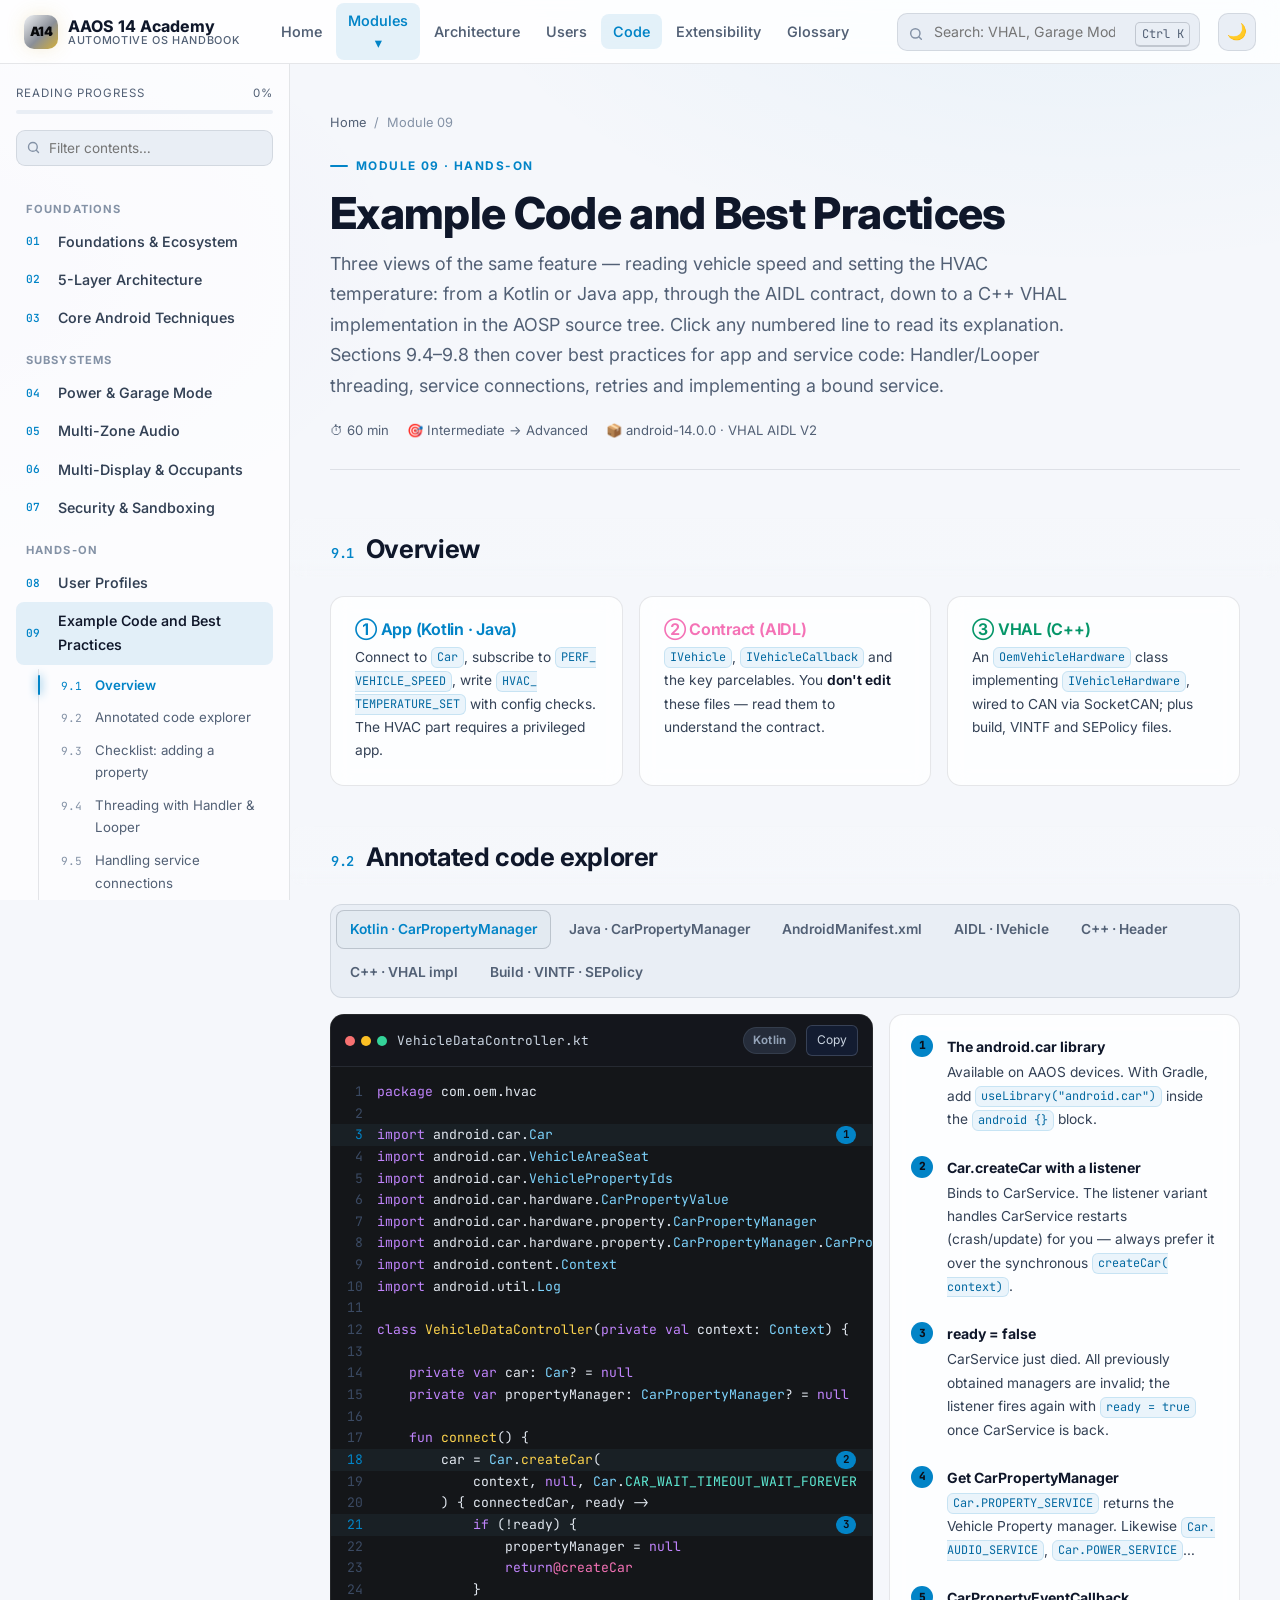
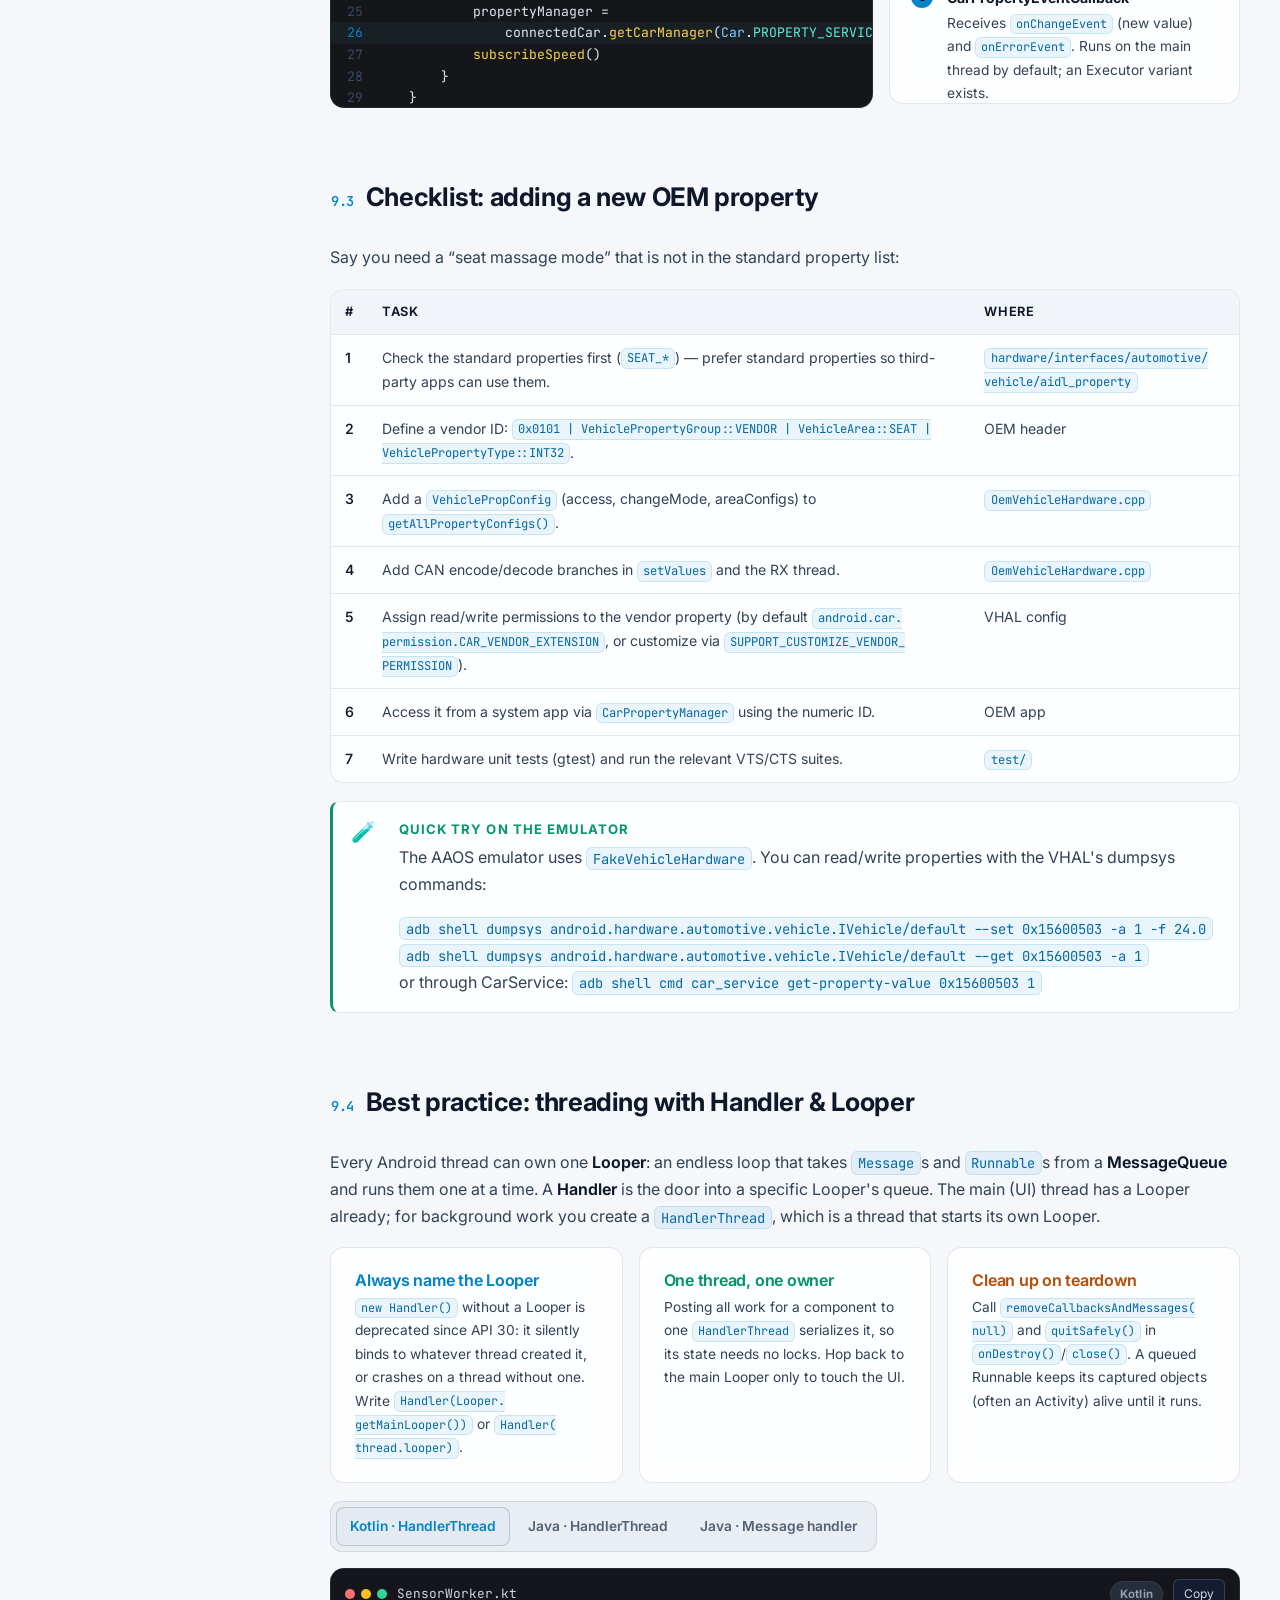
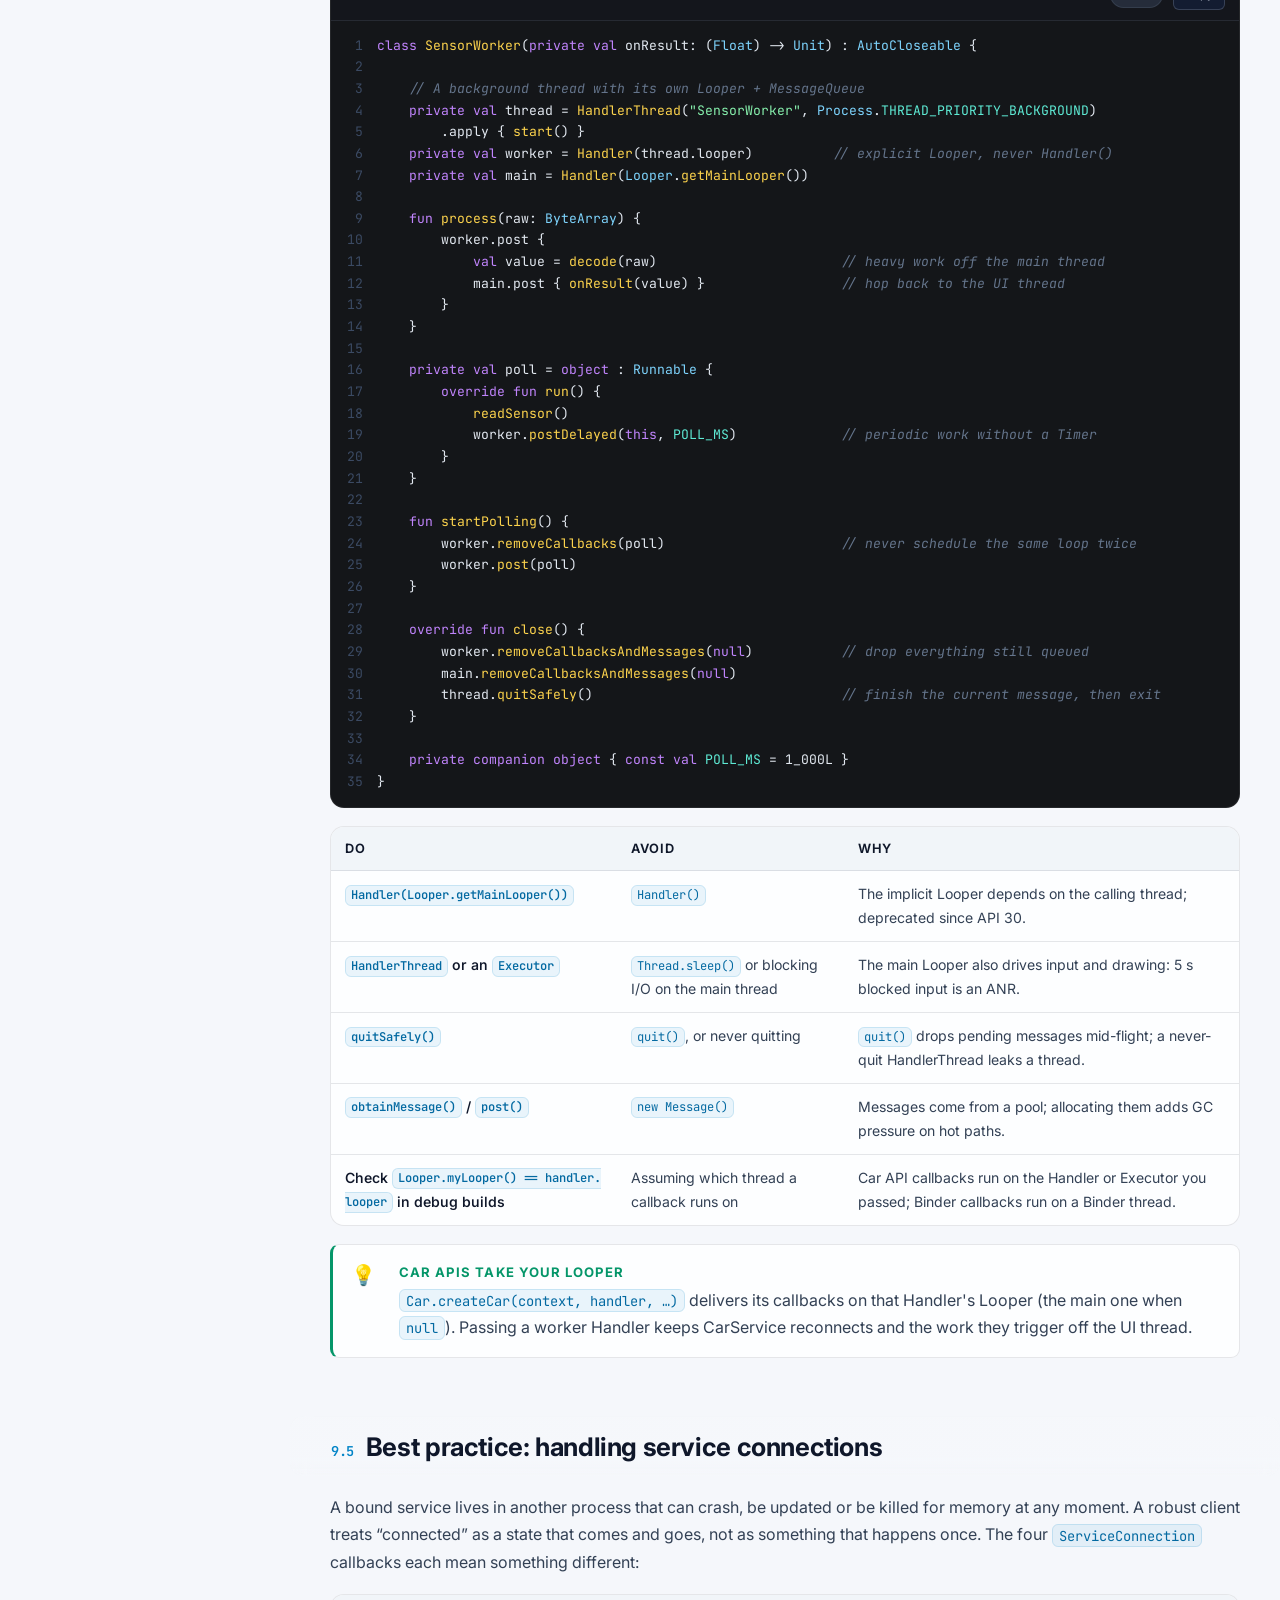
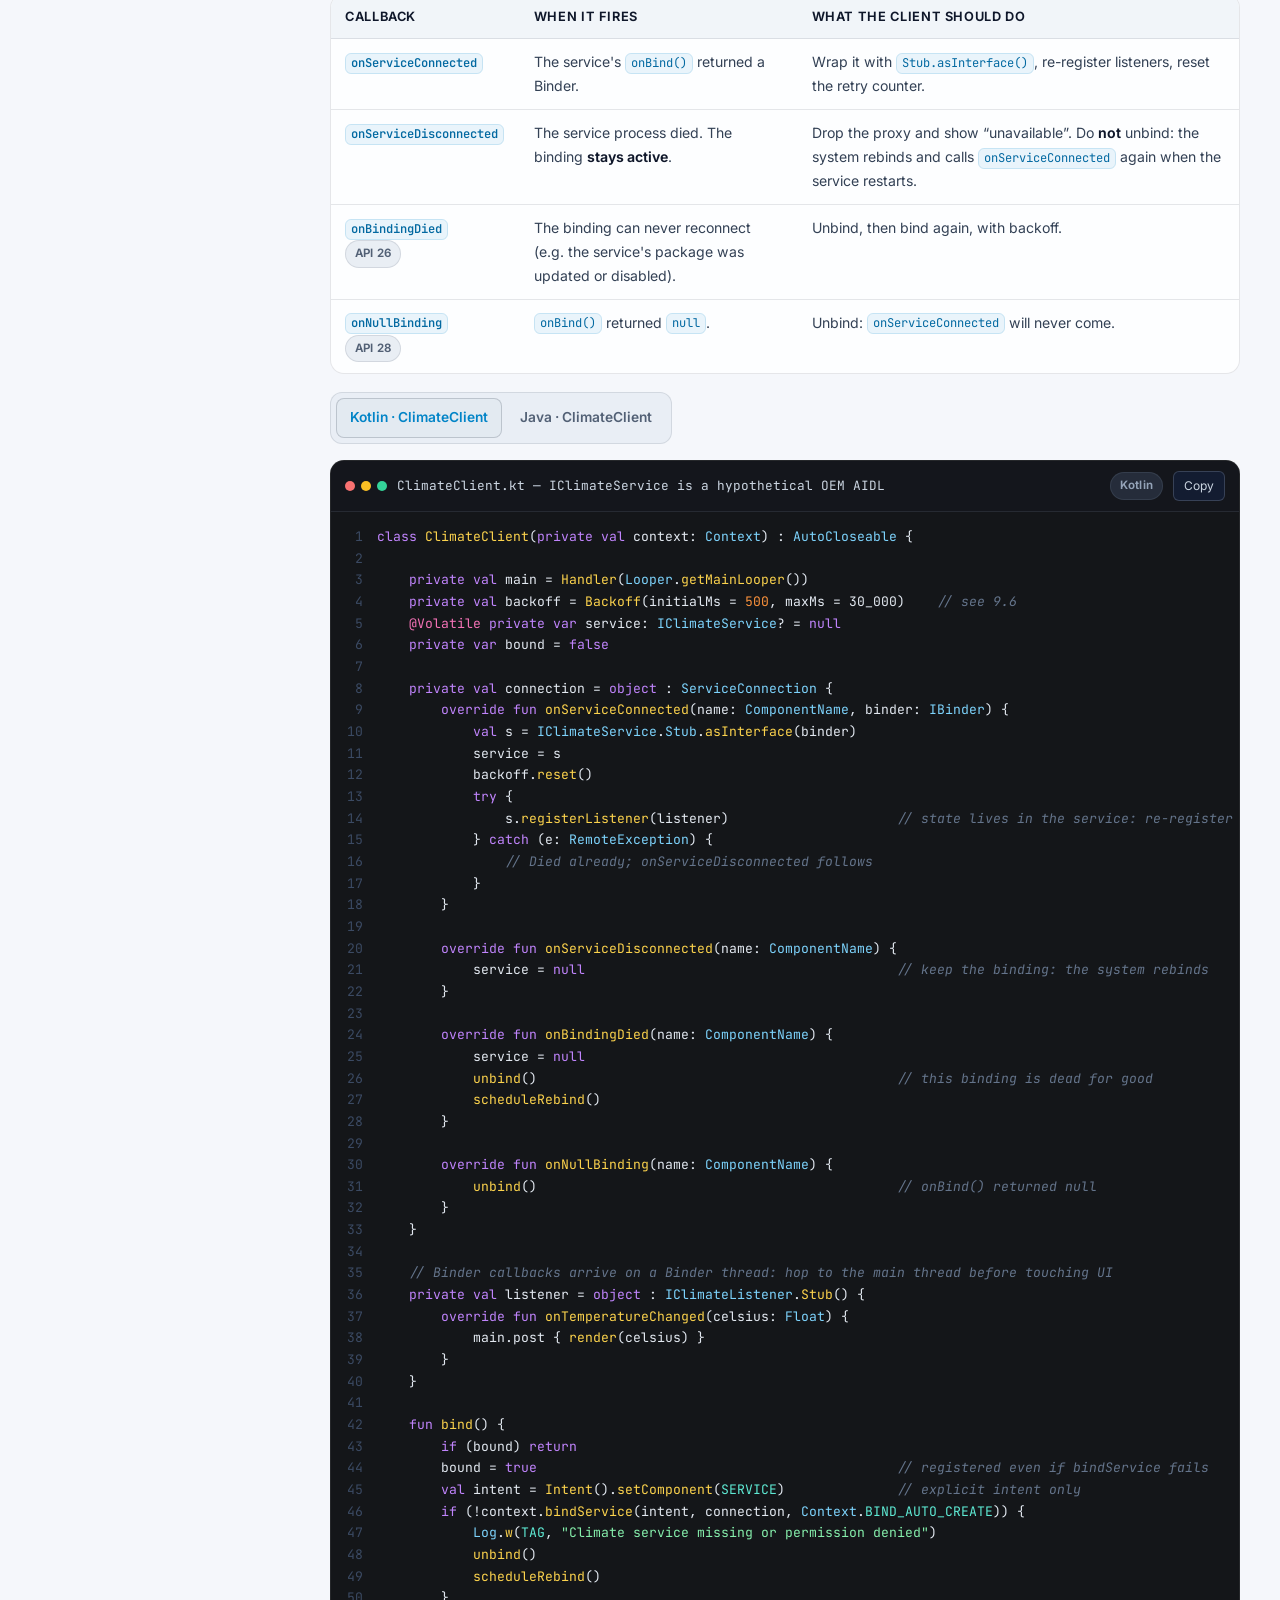
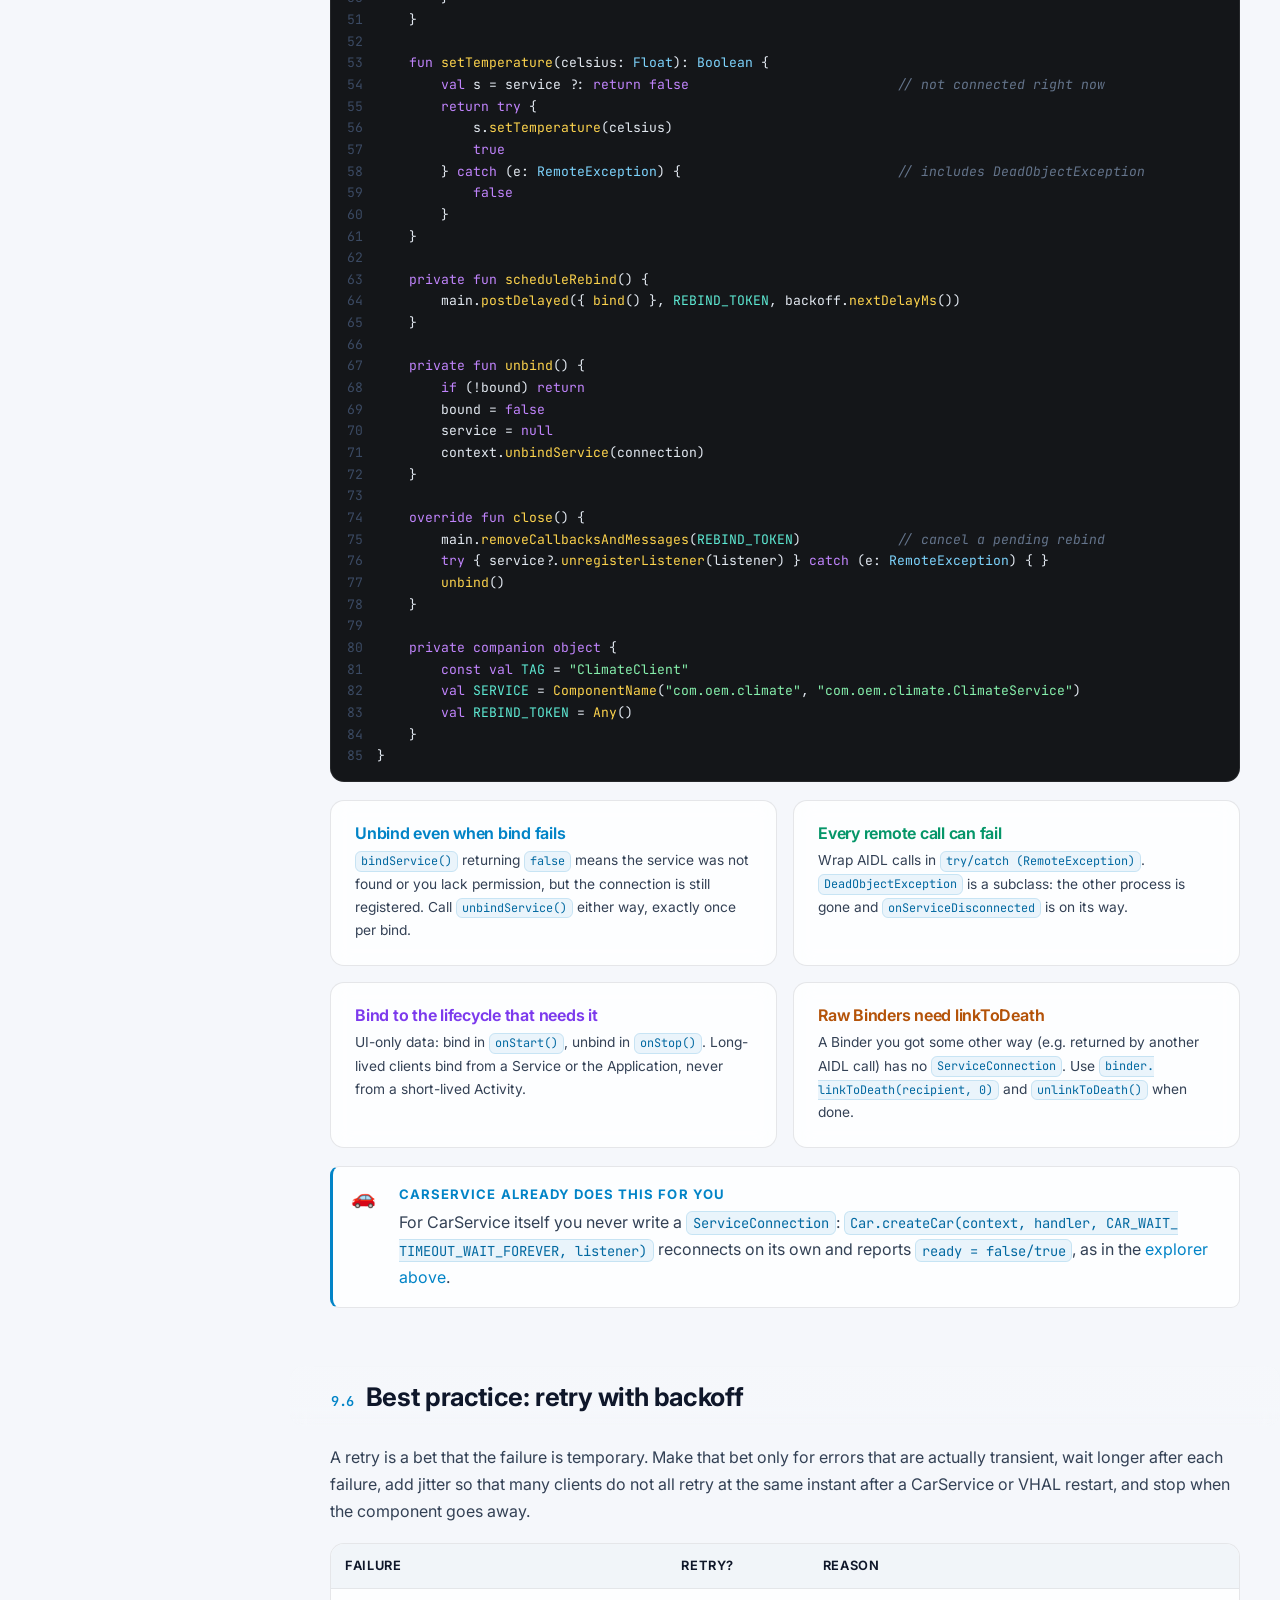
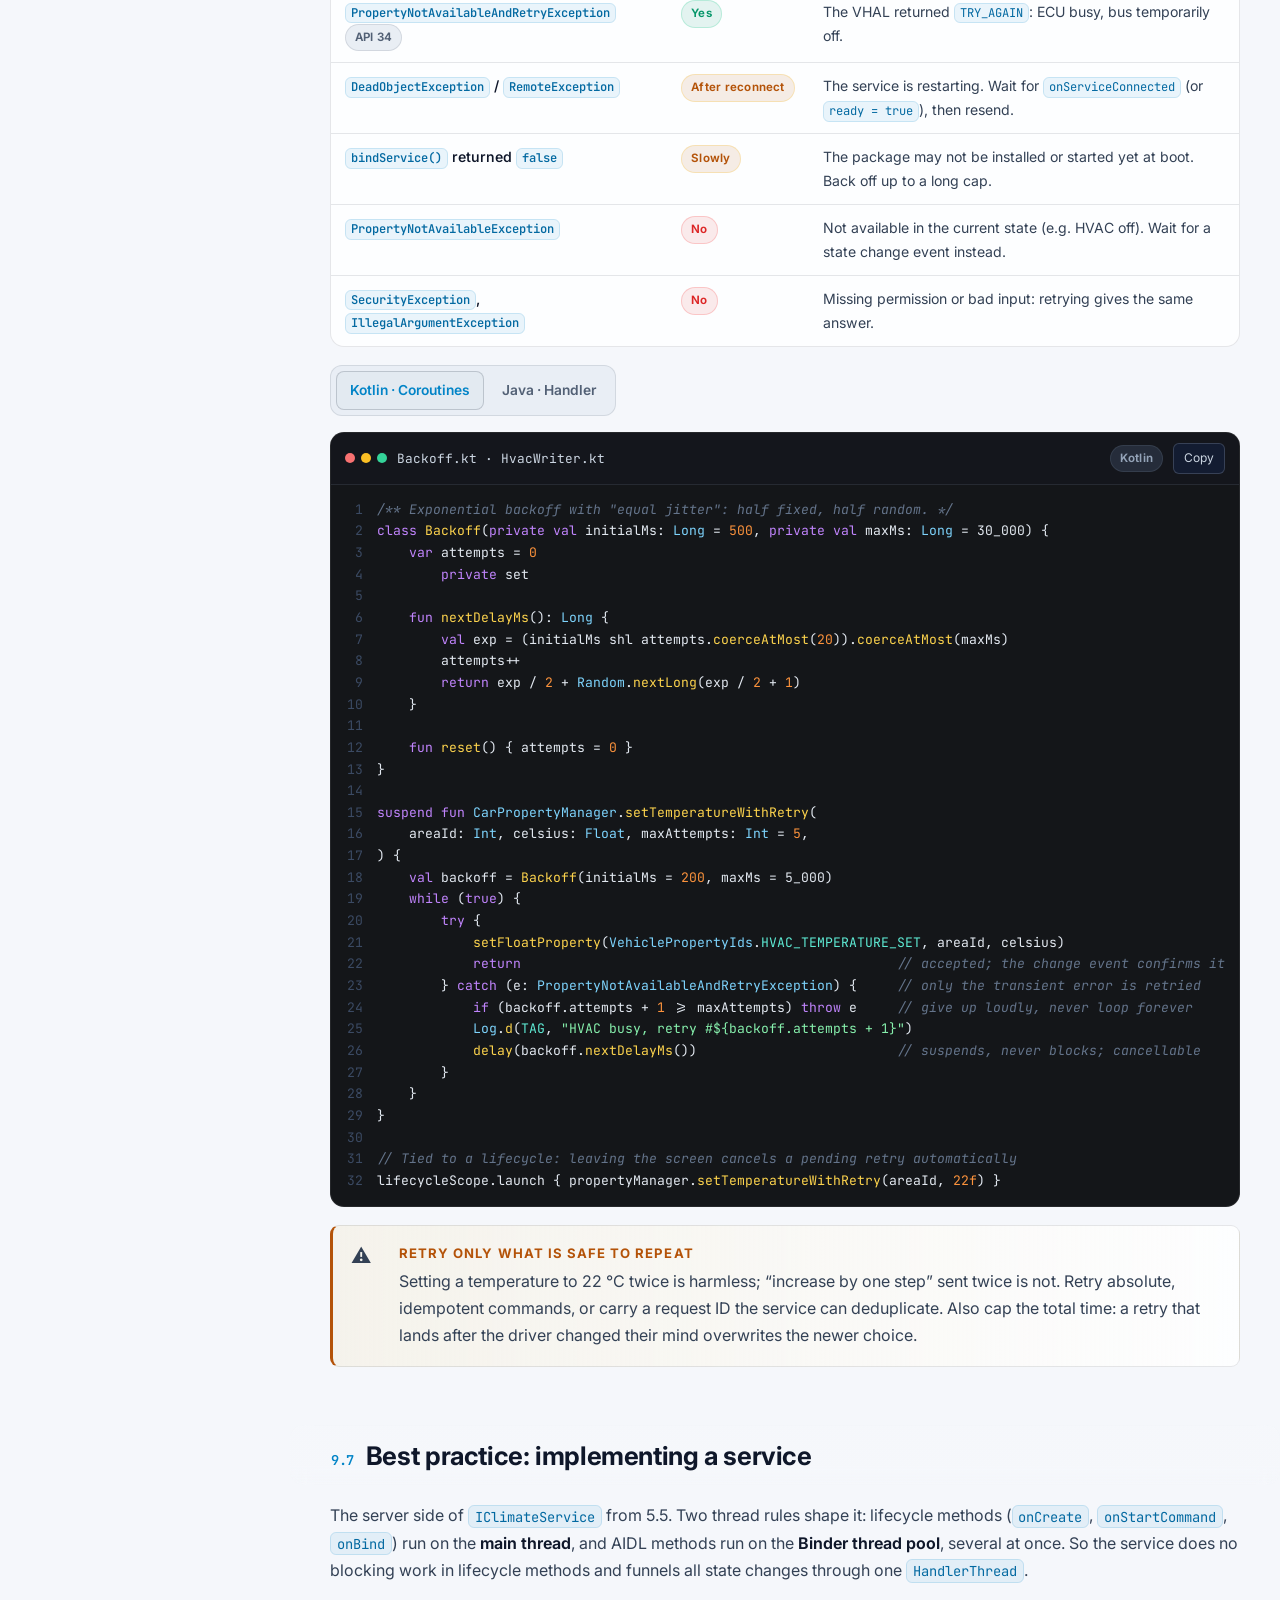
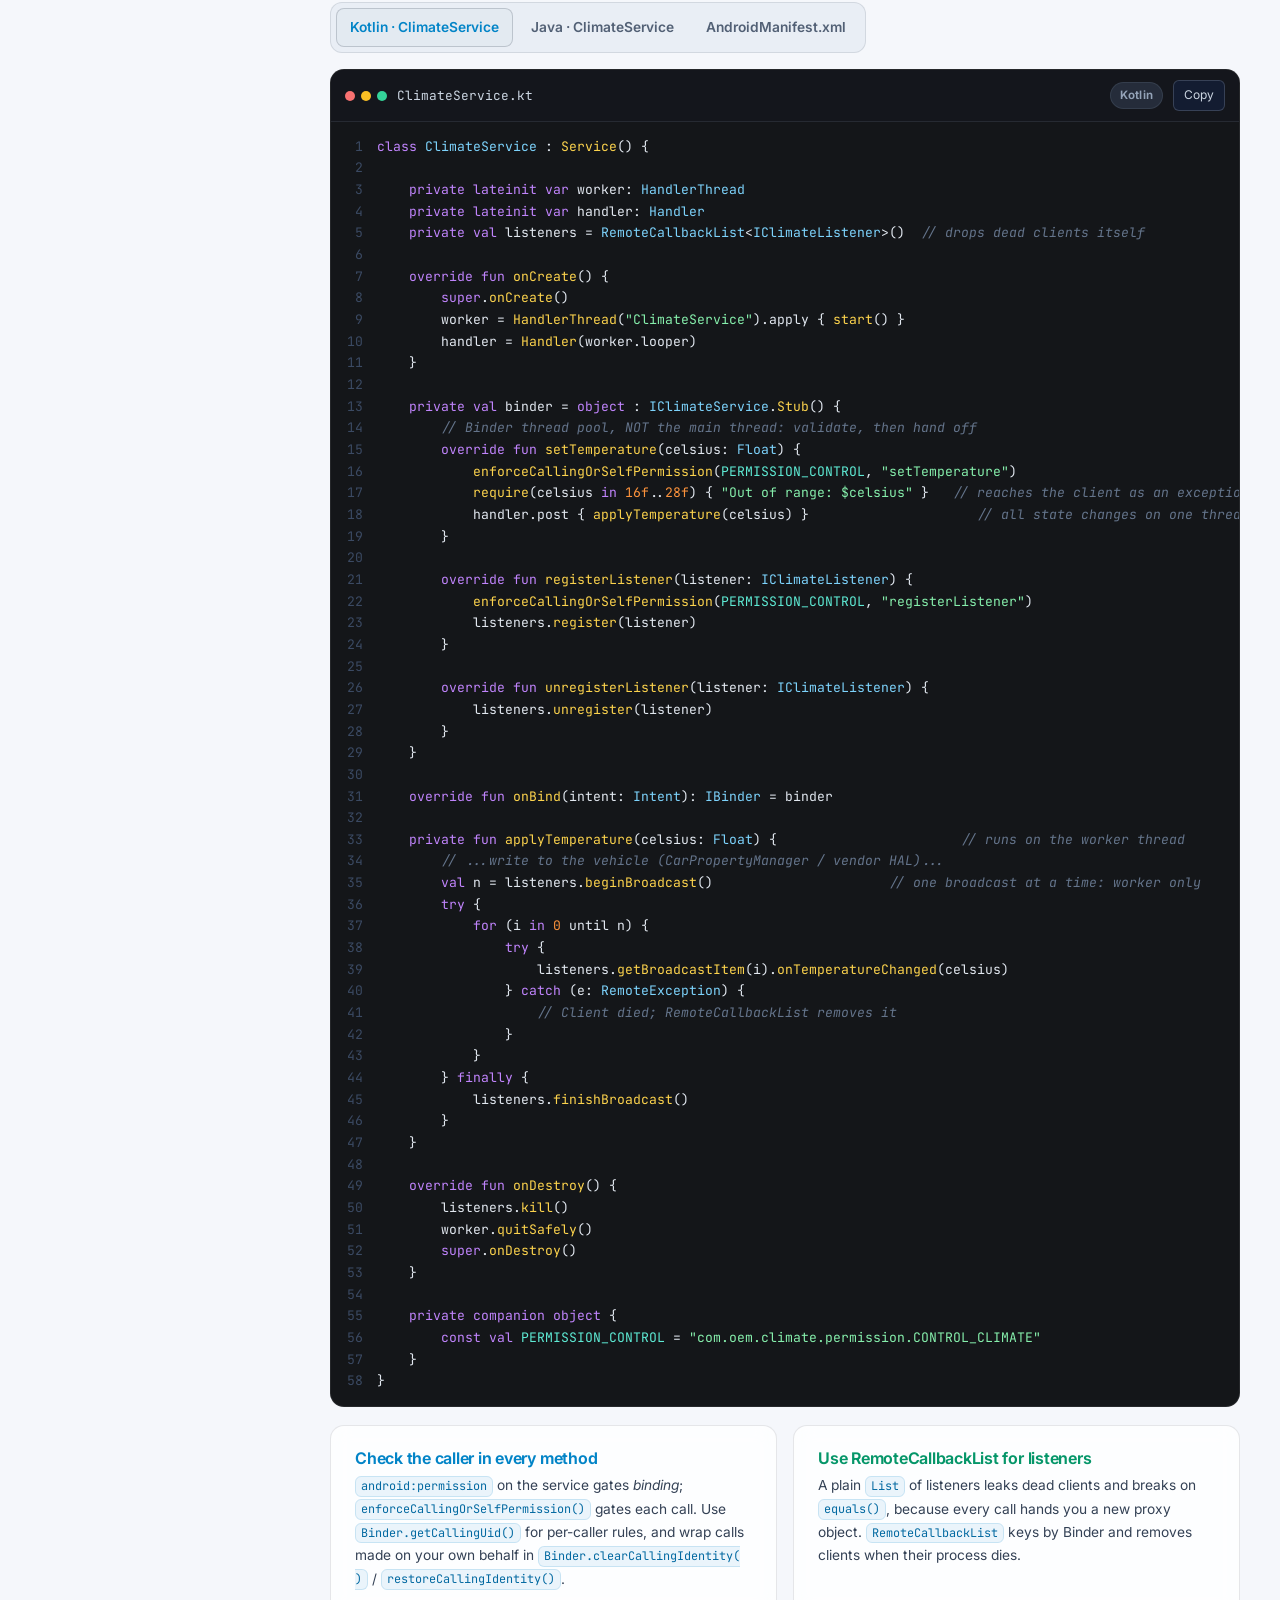
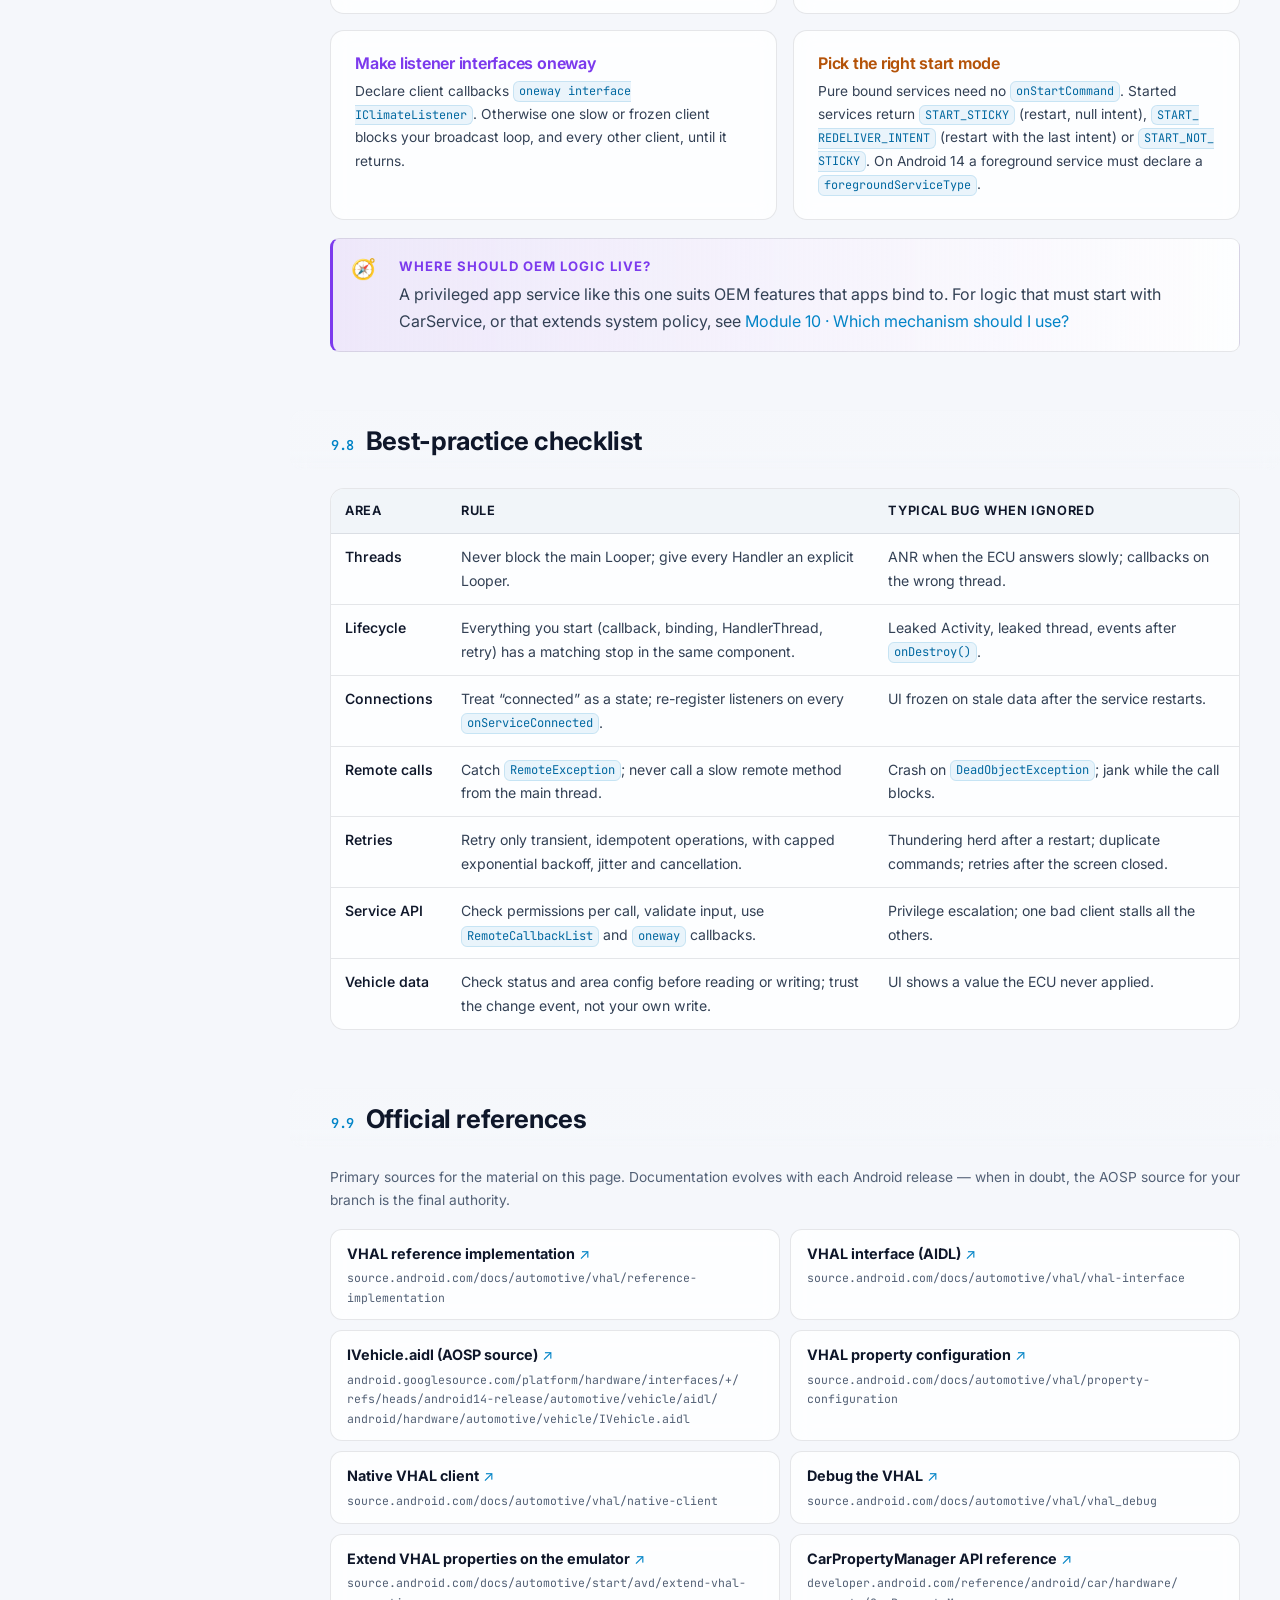
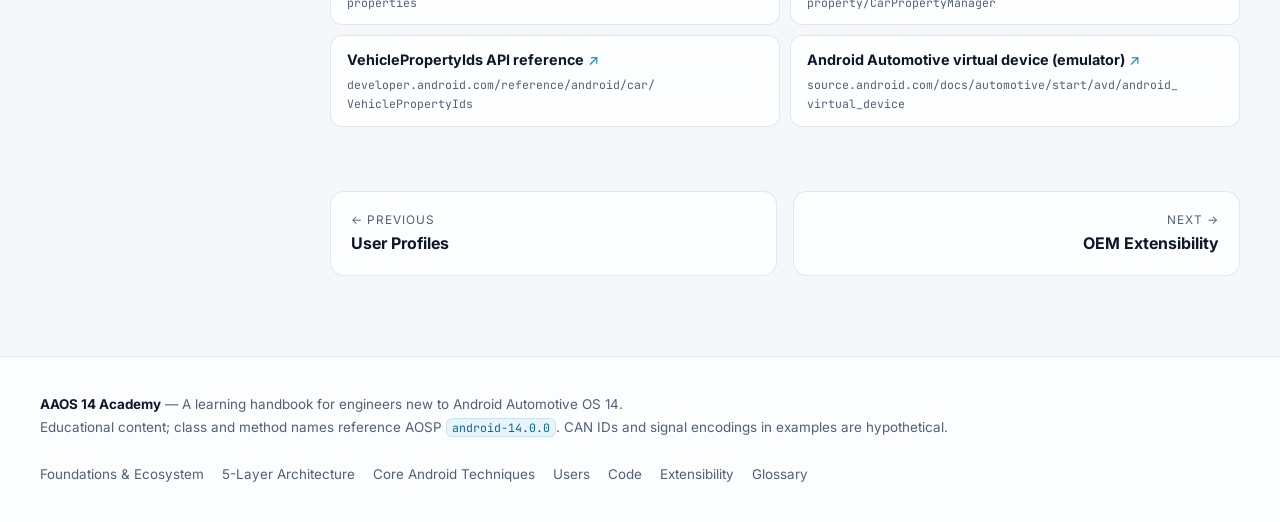
<file: aaos14-academy/code.html>
<!doctype html>
<html lang="en">
<head>
  <meta charset="utf-8">
  <meta name="viewport" content="width=device-width, initial-scale=1">
  <title>Example Code and Best Practices — AAOS 14 Academy</title>
  <meta name="description" content="Line-by-line annotated examples in Kotlin and Java (CarPropertyManager), IVehicle.aidl, a C++ VHAL, build files, plus best practices for Handler/Looper threading, service connections, retries and service implementation. Examples: IVehicle.aidl, a C++ VHAL IVehicleHardware implementation, Android.bp, VINTF and SEPolicy.">
  <link rel="preconnect" href="https://fonts.googleapis.com">
  <link rel="preconnect" href="https://fonts.gstatic.com" crossorigin>
  <link href="https://fonts.googleapis.com/css2?family=Inter:wght@400;500;600;700;800&family=JetBrains+Mono:wght@400;600;700&display=swap" rel="stylesheet">
  <meta name="color-scheme" content="dark light">
  <link rel="stylesheet" href="assets/css/main.css?v=__BUILD__">
  <script>try{var t=localStorage.getItem("aaos-theme");if(t)document.documentElement.setAttribute("data-theme",t)}catch(e){}</script>
</head>
<body data-page="code">
  <div id="site-header"></div>
  <div class="layout">
    <aside class="sidebar" id="sidebar"></aside>
    <main class="content">
      <div class="content-inner" style="max-width:1200px">

        <header class="page-hero">
          <nav class="crumbs"><a href="index.html">Home</a><span>/</span><span>Module 09</span></nav>
          <div class="eyebrow">Module 09 · Hands-on</div>
          <h1>Example Code and Best Practices</h1>
          <p class="lead">Three views of the same feature — reading vehicle speed and setting the HVAC temperature: from a Kotlin or Java app, through the AIDL contract, down to a C++ VHAL implementation in the AOSP source tree. Click any numbered line to read its explanation. Sections 9.4–9.8 then cover best practices for app and service code: Handler/Looper threading, service connections, retries and implementing a bound service.</p>
          <div class="page-meta"><span>⏱ 60 min</span><span>🎯 Intermediate → Advanced</span><span>📦 android-14.0.0 · VHAL AIDL V2</span></div>
        </header>

        <section class="doc-section" id="overview" data-title="Overview">
          <div class="sec-head"><h2><span class="sec-num">9.1</span>Overview</h2></div>
          <div class="grid grid-3">
            <div class="glass card"><h4 class="c-blue">① App (Kotlin · Java)</h4><p class="small">Connect to <code>Car</code>, subscribe to <code>PERF_VEHICLE_SPEED</code>, write <code>HVAC_TEMPERATURE_SET</code> with config checks. The HVAC part requires a privileged app.</p></div>
            <div class="glass card"><h4 style="color:#f472b6">② Contract (AIDL)</h4><p class="small"><code>IVehicle</code>, <code>IVehicleCallback</code> and the key parcelables. You <strong>don't edit</strong> these files — read them to understand the contract.</p></div>
            <div class="glass card"><h4 class="c-green">③ VHAL (C++)</h4><p class="small">An <code>OemVehicleHardware</code> class implementing <code>IVehicleHardware</code>, wired to CAN via SocketCAN; plus build, VINTF and SEPolicy files.</p></div>
          </div>
        </section>

        <section class="doc-section" id="explorer" data-title="Annotated code explorer">
          <div class="sec-head"><h2><span class="sec-num">9.2</span>Annotated code explorer</h2></div>
          <div class="tabs" data-tabs id="code-tabs">
            <div class="tab-list" role="tablist">
              <button data-tab="kotlin" aria-selected="true">Kotlin · CarPropertyManager</button>
              <button data-tab="java">Java · CarPropertyManager</button>
              <button data-tab="manifest">AndroidManifest.xml</button>
              <button data-tab="aidl">AIDL · IVehicle</button>
              <button data-tab="cpp-h">C++ · Header</button>
              <button data-tab="cpp">C++ · VHAL impl</button>
              <button data-tab="build">Build · VINTF · SEPolicy</button>
            </div>
            <div class="tab-panel" data-panel="kotlin"><div id="ex-kotlin"></div></div>
            <div class="tab-panel" data-panel="java"><div id="ex-java"></div></div>
            <div class="tab-panel" data-panel="manifest"><div id="ex-manifest"></div></div>
            <div class="tab-panel" data-panel="aidl"><div id="ex-aidl"></div></div>
            <div class="tab-panel" data-panel="cpp-h"><div id="ex-cpp-h"></div></div>
            <div class="tab-panel" data-panel="cpp"><div id="ex-cpp"></div></div>
            <div class="tab-panel" data-panel="build"><div id="ex-build"></div></div>
          </div>
        </section>

        <section class="doc-section" id="checklist" data-title="Checklist: adding a property">
          <div class="sec-head"><h2><span class="sec-num">9.3</span>Checklist: adding a new OEM property</h2></div>
          <p>Say you need a “seat massage mode” that is not in the standard property list:</p>
          <div class="table-wrap">
            <table class="t">
              <thead><tr><th>#</th><th>Task</th><th>Where</th></tr></thead>
              <tbody>
                <tr><td>1</td><td>Check the standard properties first (<code>SEAT_*</code>) — prefer standard properties so third-party apps can use them.</td><td><code>hardware/interfaces/automotive/vehicle/aidl_property</code></td></tr>
                <tr><td>2</td><td>Define a vendor ID: <code>0x0101 | VehiclePropertyGroup::VENDOR | VehicleArea::SEAT | VehiclePropertyType::INT32</code>.</td><td>OEM header</td></tr>
                <tr><td>3</td><td>Add a <code>VehiclePropConfig</code> (access, changeMode, areaConfigs) to <code>getAllPropertyConfigs()</code>.</td><td><code>OemVehicleHardware.cpp</code></td></tr>
                <tr><td>4</td><td>Add CAN encode/decode branches in <code>setValues</code> and the RX thread.</td><td><code>OemVehicleHardware.cpp</code></td></tr>
                <tr><td>5</td><td>Assign read/write permissions to the vendor property (by default <code>android.car.permission.CAR_VENDOR_EXTENSION</code>, or customize via <code>SUPPORT_CUSTOMIZE_VENDOR_PERMISSION</code>).</td><td>VHAL config</td></tr>
                <tr><td>6</td><td>Access it from a system app via <code>CarPropertyManager</code> using the numeric ID.</td><td>OEM app</td></tr>
                <tr><td>7</td><td>Write hardware unit tests (gtest) and run the relevant VTS/CTS suites.</td><td><code>test/</code></td></tr>
              </tbody>
            </table>
          </div>
          <div class="callout tip">
            <div class="ci">🧪</div>
            <div><span class="ct">Quick try on the emulator</span>
              <p>The AAOS emulator uses <code>FakeVehicleHardware</code>. You can read/write properties with the VHAL's dumpsys commands:</p>
              <p><code>adb shell dumpsys android.hardware.automotive.vehicle.IVehicle/default --set 0x15600503 -a 1 -f 24.0</code><br>
              <code>adb shell dumpsys android.hardware.automotive.vehicle.IVehicle/default --get 0x15600503 -a 1</code><br>
              or through CarService: <code>adb shell cmd car_service get-property-value 0x15600503 1</code></p>
            </div>
          </div>
        </section>

        <section class="doc-section" id="bp-threading" data-title="Threading with Handler & Looper">
          <div class="sec-head"><h2><span class="sec-num">9.4</span>Best practice: threading with Handler &amp; Looper</h2></div>
          <p>Every Android thread can own one <strong>Looper</strong>: an endless loop that takes <code>Message</code>s and <code>Runnable</code>s from a <strong>MessageQueue</strong> and runs them one at a time. A <strong>Handler</strong> is the door into a specific Looper's queue. The main (UI) thread has a Looper already; for background work you create a <code>HandlerThread</code>, which is a thread that starts its own Looper.</p>
          <div class="grid grid-3">
            <div class="glass card"><h4 class="c-blue">Always name the Looper</h4><p class="small"><code>new Handler()</code> without a Looper is deprecated since API 30: it silently binds to whatever thread created it, or crashes on a thread without one. Write <code>Handler(Looper.getMainLooper())</code> or <code>Handler(thread.looper)</code>.</p></div>
            <div class="glass card"><h4 class="c-green">One thread, one owner</h4><p class="small">Posting all work for a component to one <code>HandlerThread</code> serializes it, so its state needs no locks. Hop back to the main Looper only to touch the UI.</p></div>
            <div class="glass card"><h4 class="c-amber">Clean up on teardown</h4><p class="small">Call <code>removeCallbacksAndMessages(null)</code> and <code>quitSafely()</code> in <code>onDestroy()</code>/<code>close()</code>. A queued Runnable keeps its captured objects (often an Activity) alive until it runs.</p></div>
          </div>

          <div class="tabs" data-tabs>
            <div class="tab-list" role="tablist">
              <button data-tab="hl-kotlin" aria-selected="true">Kotlin · HandlerThread</button>
              <button data-tab="hl-java">Java · HandlerThread</button>
              <button data-tab="hl-java-msg">Java · Message handler</button>
            </div>
            <div class="tab-panel" data-panel="hl-kotlin">
              <script type="text/plain" data-code data-lang="kotlin" data-file="SensorWorker.kt" data-label="Kotlin">
class SensorWorker(private val onResult: (Float) -> Unit) : AutoCloseable {

    // A background thread with its own Looper + MessageQueue
    private val thread = HandlerThread("SensorWorker", Process.THREAD_PRIORITY_BACKGROUND)
        .apply { start() }
    private val worker = Handler(thread.looper)          // explicit Looper, never Handler()
    private val main = Handler(Looper.getMainLooper())

    fun process(raw: ByteArray) {
        worker.post {
            val value = decode(raw)                       // heavy work off the main thread
            main.post { onResult(value) }                 // hop back to the UI thread
        }
    }

    private val poll = object : Runnable {
        override fun run() {
            readSensor()
            worker.postDelayed(this, POLL_MS)             // periodic work without a Timer
        }
    }

    fun startPolling() {
        worker.removeCallbacks(poll)                      // never schedule the same loop twice
        worker.post(poll)
    }

    override fun close() {
        worker.removeCallbacksAndMessages(null)           // drop everything still queued
        main.removeCallbacksAndMessages(null)
        thread.quitSafely()                               // finish the current message, then exit
    }

    private companion object { const val POLL_MS = 1_000L }
}
              </script>
            </div>
            <div class="tab-panel" data-panel="hl-java">
              <script type="text/plain" data-code data-lang="java" data-file="SensorWorker.java" data-label="Java">
public final class SensorWorker implements AutoCloseable {
    private static final long POLL_MS = 1_000L;

    // A background thread with its own Looper + MessageQueue
    private final HandlerThread thread =
            new HandlerThread("SensorWorker", Process.THREAD_PRIORITY_BACKGROUND);
    private final Handler worker;
    private final Handler main = new Handler(Looper.getMainLooper());
    private final Consumer<Float> onResult;

    public SensorWorker(Consumer<Float> onResult) {
        this.onResult = onResult;
        thread.start();
        worker = new Handler(thread.getLooper());         // explicit Looper, never new Handler()
    }

    public void process(byte[] raw) {
        worker.post(() -> {
            float value = decode(raw);                    // heavy work off the main thread
            main.post(() -> onResult.accept(value));      // hop back to the UI thread
        });
    }

    private final Runnable poll = new Runnable() {
        @Override public void run() {
            readSensor();
            worker.postDelayed(this, POLL_MS);            // periodic work without a Timer
        }
    };

    public void startPolling() {
        worker.removeCallbacks(poll);                     // never schedule the same loop twice
        worker.post(poll);
    }

    @Override public void close() {
        worker.removeCallbacksAndMessages(null);          // drop everything still queued
        main.removeCallbacksAndMessages(null);
        thread.quitSafely();                              // finish the current message, then exit
    }
}
              </script>
            </div>
            <div class="tab-panel" data-panel="hl-java-msg">
              <script type="text/plain" data-code data-lang="java" data-file="HvacActivity.java — leak-free Handler (abridged)" data-label="Java">
public class HvacActivity extends Activity {
    private static final int MSG_TEMPERATURE = 1;

    // ✗ A non-static inner Handler holds HvacActivity.this; every queued Message
    //   keeps the Activity alive after rotation or finish().
    // ✓ A static nested class with a WeakReference cannot leak it.
    private static final class UiHandler extends Handler {
        private final WeakReference<HvacActivity> ref;

        UiHandler(HvacActivity activity) {
            super(Looper.getMainLooper());
            ref = new WeakReference<>(activity);
        }

        @Override public void handleMessage(Message msg) {
            HvacActivity activity = ref.get();
            if (activity == null || activity.isFinishing()) return;
            if (msg.what == MSG_TEMPERATURE) activity.showTemperature((Float) msg.obj);
        }
    }

    private final UiHandler ui = new UiHandler(this);

    void onTemperatureFromBackground(float celsius) {
        // obtainMessage() reuses pooled Message objects instead of allocating
        ui.obtainMessage(MSG_TEMPERATURE, celsius).sendToTarget();
    }

    @Override protected void onDestroy() {
        ui.removeCallbacksAndMessages(null);
        super.onDestroy();
    }
}
              </script>
            </div>
          </div>

          <div class="table-wrap">
            <table class="t">
              <thead><tr><th>Do</th><th>Avoid</th><th>Why</th></tr></thead>
              <tbody>
                <tr><td><code>Handler(Looper.getMainLooper())</code></td><td><code>Handler()</code></td><td>The implicit Looper depends on the calling thread; deprecated since API 30.</td></tr>
                <tr><td><code>HandlerThread</code> or an <code>Executor</code></td><td><code>Thread.sleep()</code> or blocking I/O on the main thread</td><td>The main Looper also drives input and drawing: 5 s blocked input is an ANR.</td></tr>
                <tr><td><code>quitSafely()</code></td><td><code>quit()</code>, or never quitting</td><td><code>quit()</code> drops pending messages mid-flight; a never-quit HandlerThread leaks a thread.</td></tr>
                <tr><td><code>obtainMessage()</code> / <code>post()</code></td><td><code>new Message()</code></td><td>Messages come from a pool; allocating them adds GC pressure on hot paths.</td></tr>
                <tr><td>Check <code>Looper.myLooper() == handler.looper</code> in debug builds</td><td>Assuming which thread a callback runs on</td><td>Car API callbacks run on the Handler or Executor you passed; Binder callbacks run on a Binder thread.</td></tr>
              </tbody>
            </table>
          </div>
          <div class="callout tip">
            <div class="ci">💡</div>
            <div><span class="ct">Car APIs take your Looper</span>
              <p><code>Car.createCar(context, handler, …)</code> delivers its callbacks on that Handler's Looper (the main one when <code>null</code>). Passing a worker Handler keeps CarService reconnects and the work they trigger off the UI thread.</p>
            </div>
          </div>
        </section>

        <section class="doc-section" id="bp-binding" data-title="Handling service connections">
          <div class="sec-head"><h2><span class="sec-num">9.5</span>Best practice: handling service connections</h2></div>
          <p>A bound service lives in another process that can crash, be updated or be killed for memory at any moment. A robust client treats “connected” as a state that comes and goes, not as something that happens once. The four <code>ServiceConnection</code> callbacks each mean something different:</p>
          <div class="table-wrap">
            <table class="t">
              <thead><tr><th>Callback</th><th>When it fires</th><th>What the client should do</th></tr></thead>
              <tbody>
                <tr><td><code>onServiceConnected</code></td><td>The service's <code>onBind()</code> returned a Binder.</td><td>Wrap it with <code>Stub.asInterface()</code>, re-register listeners, reset the retry counter.</td></tr>
                <tr><td><code>onServiceDisconnected</code></td><td>The service process died. The binding <strong>stays active</strong>.</td><td>Drop the proxy and show “unavailable”. Do <strong>not</strong> unbind: the system rebinds and calls <code>onServiceConnected</code> again when the service restarts.</td></tr>
                <tr><td><code>onBindingDied</code> <span class="badge gray">API 26</span></td><td>The binding can never reconnect (e.g. the service's package was updated or disabled).</td><td>Unbind, then bind again, with backoff.</td></tr>
                <tr><td><code>onNullBinding</code> <span class="badge gray">API 28</span></td><td><code>onBind()</code> returned <code>null</code>.</td><td>Unbind: <code>onServiceConnected</code> will never come.</td></tr>
              </tbody>
            </table>
          </div>

          <div class="tabs" data-tabs>
            <div class="tab-list" role="tablist">
              <button data-tab="sc-kotlin" aria-selected="true">Kotlin · ClimateClient</button>
              <button data-tab="sc-java">Java · ClimateClient</button>
            </div>
            <div class="tab-panel" data-panel="sc-kotlin">
              <script type="text/plain" data-code data-lang="kotlin" data-file="ClimateClient.kt — IClimateService is a hypothetical OEM AIDL" data-label="Kotlin">
class ClimateClient(private val context: Context) : AutoCloseable {

    private val main = Handler(Looper.getMainLooper())
    private val backoff = Backoff(initialMs = 500, maxMs = 30_000)    // see 9.6
    @Volatile private var service: IClimateService? = null
    private var bound = false

    private val connection = object : ServiceConnection {
        override fun onServiceConnected(name: ComponentName, binder: IBinder) {
            val s = IClimateService.Stub.asInterface(binder)
            service = s
            backoff.reset()
            try {
                s.registerListener(listener)                     // state lives in the service: re-register
            } catch (e: RemoteException) {
                // Died already; onServiceDisconnected follows
            }
        }

        override fun onServiceDisconnected(name: ComponentName) {
            service = null                                       // keep the binding: the system rebinds
        }

        override fun onBindingDied(name: ComponentName) {
            service = null
            unbind()                                             // this binding is dead for good
            scheduleRebind()
        }

        override fun onNullBinding(name: ComponentName) {
            unbind()                                             // onBind() returned null
        }
    }

    // Binder callbacks arrive on a Binder thread: hop to the main thread before touching UI
    private val listener = object : IClimateListener.Stub() {
        override fun onTemperatureChanged(celsius: Float) {
            main.post { render(celsius) }
        }
    }

    fun bind() {
        if (bound) return
        bound = true                                             // registered even if bindService fails
        val intent = Intent().setComponent(SERVICE)              // explicit intent only
        if (!context.bindService(intent, connection, Context.BIND_AUTO_CREATE)) {
            Log.w(TAG, "Climate service missing or permission denied")
            unbind()
            scheduleRebind()
        }
    }

    fun setTemperature(celsius: Float): Boolean {
        val s = service ?: return false                          // not connected right now
        return try {
            s.setTemperature(celsius)
            true
        } catch (e: RemoteException) {                           // includes DeadObjectException
            false
        }
    }

    private fun scheduleRebind() {
        main.postDelayed({ bind() }, REBIND_TOKEN, backoff.nextDelayMs())
    }

    private fun unbind() {
        if (!bound) return
        bound = false
        service = null
        context.unbindService(connection)
    }

    override fun close() {
        main.removeCallbacksAndMessages(REBIND_TOKEN)            // cancel a pending rebind
        try { service?.unregisterListener(listener) } catch (e: RemoteException) { }
        unbind()
    }

    private companion object {
        const val TAG = "ClimateClient"
        val SERVICE = ComponentName("com.oem.climate", "com.oem.climate.ClimateService")
        val REBIND_TOKEN = Any()
    }
}
              </script>
            </div>
            <div class="tab-panel" data-panel="sc-java">
              <script type="text/plain" data-code data-lang="java" data-file="ClimateClient.java — IClimateService is a hypothetical OEM AIDL" data-label="Java">
public final class ClimateClient implements AutoCloseable {
    private static final String TAG = "ClimateClient";
    private static final ComponentName SERVICE =
            new ComponentName("com.oem.climate", "com.oem.climate.ClimateService");
    private final Object rebindToken = new Object();

    private final Context context;
    private final Handler main = new Handler(Looper.getMainLooper());
    private final Backoff backoff = new Backoff(500, 30_000);         // see 9.6
    private volatile IClimateService service;
    private boolean bound;

    public ClimateClient(Context context) {
        this.context = context;
    }

    private final ServiceConnection connection = new ServiceConnection() {
        @Override public void onServiceConnected(ComponentName name, IBinder binder) {
            IClimateService s = IClimateService.Stub.asInterface(binder);
            service = s;
            backoff.reset();
            try {
                s.registerListener(listener);                    // state lives in the service: re-register
            } catch (RemoteException e) {
                // Died already; onServiceDisconnected follows
            }
        }

        @Override public void onServiceDisconnected(ComponentName name) {
            service = null;                                      // keep the binding: the system rebinds
        }

        @Override public void onBindingDied(ComponentName name) {
            service = null;
            unbind();                                            // this binding is dead for good
            scheduleRebind();
        }

        @Override public void onNullBinding(ComponentName name) {
            unbind();                                            // onBind() returned null
        }
    };

    // Binder callbacks arrive on a Binder thread: hop to the main thread before touching UI
    private final IClimateListener listener = new IClimateListener.Stub() {
        @Override public void onTemperatureChanged(float celsius) {
            main.post(() -> render(celsius));
        }
    };

    public void bind() {
        if (bound) return;
        bound = true;                                            // registered even if bindService fails
        Intent intent = new Intent().setComponent(SERVICE);      // explicit intent only
        if (!context.bindService(intent, connection, Context.BIND_AUTO_CREATE)) {
            Log.w(TAG, "Climate service missing or permission denied");
            unbind();
            scheduleRebind();
        }
    }

    public boolean setTemperature(float celsius) {
        IClimateService s = service;                             // read the volatile once
        if (s == null) return false;                             // not connected right now
        try {
            s.setTemperature(celsius);
            return true;
        } catch (RemoteException e) {                            // includes DeadObjectException
            return false;
        }
    }

    private void scheduleRebind() {
        main.postDelayed(this::bind, rebindToken, backoff.nextDelayMs());
    }

    private void unbind() {
        if (!bound) return;
        bound = false;
        service = null;
        context.unbindService(connection);
    }

    @Override public void close() {
        main.removeCallbacksAndMessages(rebindToken);            // cancel a pending rebind
        IClimateService s = service;
        if (s != null) {
            try { s.unregisterListener(listener); } catch (RemoteException ignored) { }
        }
        unbind();
    }
}
              </script>
            </div>
          </div>

          <div class="grid grid-2">
            <div class="glass card"><h4 class="c-blue">Unbind even when bind fails</h4><p class="small"><code>bindService()</code> returning <code>false</code> means the service was not found or you lack permission, but the connection is still registered. Call <code>unbindService()</code> either way, exactly once per bind.</p></div>
            <div class="glass card"><h4 class="c-green">Every remote call can fail</h4><p class="small">Wrap AIDL calls in <code>try/catch (RemoteException)</code>. <code>DeadObjectException</code> is a subclass: the other process is gone and <code>onServiceDisconnected</code> is on its way.</p></div>
            <div class="glass card"><h4 class="c-purple">Bind to the lifecycle that needs it</h4><p class="small">UI-only data: bind in <code>onStart()</code>, unbind in <code>onStop()</code>. Long-lived clients bind from a Service or the Application, never from a short-lived Activity.</p></div>
            <div class="glass card"><h4 class="c-amber">Raw Binders need linkToDeath</h4><p class="small">A Binder you got some other way (e.g. returned by another AIDL call) has no <code>ServiceConnection</code>. Use <code>binder.linkToDeath(recipient, 0)</code> and <code>unlinkToDeath()</code> when done.</p></div>
          </div>
          <div class="callout note">
            <div class="ci">🚗</div>
            <div><span class="ct">CarService already does this for you</span>
              <p>For CarService itself you never write a <code>ServiceConnection</code>: <code>Car.createCar(context, handler, CAR_WAIT_TIMEOUT_WAIT_FOREVER, listener)</code> reconnects on its own and reports <code>ready = false/true</code>, as in the <a href="#explorer">explorer above</a>.</p>
            </div>
          </div>
        </section>

        <section class="doc-section" id="bp-retry" data-title="Retry with backoff">
          <div class="sec-head"><h2><span class="sec-num">9.6</span>Best practice: retry with backoff</h2></div>
          <p>A retry is a bet that the failure is temporary. Make that bet only for errors that are actually transient, wait longer after each failure, add jitter so that many clients do not all retry at the same instant after a CarService or VHAL restart, and stop when the component goes away.</p>
          <div class="table-wrap">
            <table class="t">
              <thead><tr><th>Failure</th><th>Retry?</th><th>Reason</th></tr></thead>
              <tbody>
                <tr><td><code>PropertyNotAvailableAndRetryException</code> <span class="badge gray">API 34</span></td><td><span class="badge green">Yes</span></td><td>The VHAL returned <code>TRY_AGAIN</code>: ECU busy, bus temporarily off.</td></tr>
                <tr><td><code>DeadObjectException</code> / <code>RemoteException</code></td><td><span class="badge amber">After reconnect</span></td><td>The service is restarting. Wait for <code>onServiceConnected</code> (or <code>ready = true</code>), then resend.</td></tr>
                <tr><td><code>bindService()</code> returned <code>false</code></td><td><span class="badge amber">Slowly</span></td><td>The package may not be installed or started yet at boot. Back off up to a long cap.</td></tr>
                <tr><td><code>PropertyNotAvailableException</code></td><td><span class="badge red">No</span></td><td>Not available in the current state (e.g. HVAC off). Wait for a state change event instead.</td></tr>
                <tr><td><code>SecurityException</code>, <code>IllegalArgumentException</code></td><td><span class="badge red">No</span></td><td>Missing permission or bad input: retrying gives the same answer.</td></tr>
              </tbody>
            </table>
          </div>

          <div class="tabs" data-tabs>
            <div class="tab-list" role="tablist">
              <button data-tab="rt-kotlin" aria-selected="true">Kotlin · Coroutines</button>
              <button data-tab="rt-java">Java · Handler</button>
            </div>
            <div class="tab-panel" data-panel="rt-kotlin">
              <script type="text/plain" data-code data-lang="kotlin" data-file="Backoff.kt · HvacWriter.kt" data-label="Kotlin">
/** Exponential backoff with "equal jitter": half fixed, half random. */
class Backoff(private val initialMs: Long = 500, private val maxMs: Long = 30_000) {
    var attempts = 0
        private set

    fun nextDelayMs(): Long {
        val exp = (initialMs shl attempts.coerceAtMost(20)).coerceAtMost(maxMs)
        attempts++
        return exp / 2 + Random.nextLong(exp / 2 + 1)
    }

    fun reset() { attempts = 0 }
}

suspend fun CarPropertyManager.setTemperatureWithRetry(
    areaId: Int, celsius: Float, maxAttempts: Int = 5,
) {
    val backoff = Backoff(initialMs = 200, maxMs = 5_000)
    while (true) {
        try {
            setFloatProperty(VehiclePropertyIds.HVAC_TEMPERATURE_SET, areaId, celsius)
            return                                               // accepted; the change event confirms it
        } catch (e: PropertyNotAvailableAndRetryException) {     // only the transient error is retried
            if (backoff.attempts + 1 >= maxAttempts) throw e     // give up loudly, never loop forever
            Log.d(TAG, "HVAC busy, retry #${backoff.attempts + 1}")
            delay(backoff.nextDelayMs())                         // suspends, never blocks; cancellable
        }
    }
}

// Tied to a lifecycle: leaving the screen cancels a pending retry automatically
lifecycleScope.launch { propertyManager.setTemperatureWithRetry(areaId, 22f) }
              </script>
            </div>
            <div class="tab-panel" data-panel="rt-java">
              <script type="text/plain" data-code data-lang="java" data-file="Backoff.java · RetryingWrite.java" data-label="Java">
/** Exponential backoff with "equal jitter": half fixed, half random. */
public final class Backoff {
    private final long initialMs, maxMs;
    private int attempts;

    public Backoff(long initialMs, long maxMs) {
        this.initialMs = initialMs;
        this.maxMs = maxMs;
    }

    public long nextDelayMs() {
        long exp = Math.min(maxMs, initialMs << Math.min(attempts, 20));
        attempts++;
        return exp / 2 + ThreadLocalRandom.current().nextLong(exp / 2 + 1);
    }

    public int attempts() { return attempts; }
    public void reset() { attempts = 0; }
}

/** Retries one write on a Handler thread; cancel() stops it cleanly. */
final class RetryingWrite {
    private final Handler handler;
    private final Runnable write;
    private final Consumer<RuntimeException> onGiveUp;
    private final Backoff backoff = new Backoff(200, 5_000);
    private final Object token = new Object();                   // identifies only our callbacks
    private final int maxAttempts;
    private volatile boolean cancelled;

    RetryingWrite(Handler handler, int maxAttempts, Runnable write,
                  Consumer<RuntimeException> onGiveUp) {
        this.handler = handler;
        this.maxAttempts = maxAttempts;
        this.write = write;
        this.onGiveUp = onGiveUp;
    }

    void start() { handler.post(this::attempt); }

    private void attempt() {
        if (cancelled) return;
        try {
            write.run();                                         // e.g. pm.setFloatProperty(...)
        } catch (PropertyNotAvailableAndRetryException e) {     // only the transient error is retried
            if (backoff.attempts() + 1 >= maxAttempts) {
                onGiveUp.accept(e);                              // give up loudly, never loop forever
                return;
            }
            handler.postDelayed(this::attempt, token, backoff.nextDelayMs());
        }
    }

    void cancel() {
        cancelled = true;
        handler.removeCallbacksAndMessages(token);               // not null: the Handler may be shared
    }
}
              </script>
            </div>
          </div>
          <div class="callout warn">
            <div class="ci">⚠️</div>
            <div><span class="ct">Retry only what is safe to repeat</span>
              <p>Setting a temperature to 22 °C twice is harmless; “increase by one step” sent twice is not. Retry absolute, idempotent commands, or carry a request ID the service can deduplicate. Also cap the total time: a retry that lands after the driver changed their mind overwrites the newer choice.</p>
            </div>
          </div>
        </section>

        <section class="doc-section" id="bp-service" data-title="Implementing a service">
          <div class="sec-head"><h2><span class="sec-num">9.7</span>Best practice: implementing a service</h2></div>
          <p>The server side of <code>IClimateService</code> from 5.5. Two thread rules shape it: lifecycle methods (<code>onCreate</code>, <code>onStartCommand</code>, <code>onBind</code>) run on the <strong>main thread</strong>, and AIDL methods run on the <strong>Binder thread pool</strong>, several at once. So the service does no blocking work in lifecycle methods and funnels all state changes through one <code>HandlerThread</code>.</p>

          <div class="tabs" data-tabs>
            <div class="tab-list" role="tablist">
              <button data-tab="sv-kotlin" aria-selected="true">Kotlin · ClimateService</button>
              <button data-tab="sv-java">Java · ClimateService</button>
              <button data-tab="sv-manifest">AndroidManifest.xml</button>
            </div>
            <div class="tab-panel" data-panel="sv-kotlin">
              <script type="text/plain" data-code data-lang="kotlin" data-file="ClimateService.kt" data-label="Kotlin">
class ClimateService : Service() {

    private lateinit var worker: HandlerThread
    private lateinit var handler: Handler
    private val listeners = RemoteCallbackList<IClimateListener>()  // drops dead clients itself

    override fun onCreate() {
        super.onCreate()
        worker = HandlerThread("ClimateService").apply { start() }
        handler = Handler(worker.looper)
    }

    private val binder = object : IClimateService.Stub() {
        // Binder thread pool, NOT the main thread: validate, then hand off
        override fun setTemperature(celsius: Float) {
            enforceCallingOrSelfPermission(PERMISSION_CONTROL, "setTemperature")
            require(celsius in 16f..28f) { "Out of range: $celsius" }   // reaches the client as an exception
            handler.post { applyTemperature(celsius) }                     // all state changes on one thread
        }

        override fun registerListener(listener: IClimateListener) {
            enforceCallingOrSelfPermission(PERMISSION_CONTROL, "registerListener")
            listeners.register(listener)
        }

        override fun unregisterListener(listener: IClimateListener) {
            listeners.unregister(listener)
        }
    }

    override fun onBind(intent: Intent): IBinder = binder

    private fun applyTemperature(celsius: Float) {                       // runs on the worker thread
        // ...write to the vehicle (CarPropertyManager / vendor HAL)...
        val n = listeners.beginBroadcast()                      // one broadcast at a time: worker only
        try {
            for (i in 0 until n) {
                try {
                    listeners.getBroadcastItem(i).onTemperatureChanged(celsius)
                } catch (e: RemoteException) {
                    // Client died; RemoteCallbackList removes it
                }
            }
        } finally {
            listeners.finishBroadcast()
        }
    }

    override fun onDestroy() {
        listeners.kill()
        worker.quitSafely()
        super.onDestroy()
    }

    private companion object {
        const val PERMISSION_CONTROL = "com.oem.climate.permission.CONTROL_CLIMATE"
    }
}
              </script>
            </div>
            <div class="tab-panel" data-panel="sv-java">
              <script type="text/plain" data-code data-lang="java" data-file="ClimateService.java" data-label="Java">
public final class ClimateService extends Service {
    private static final String PERMISSION_CONTROL = "com.oem.climate.permission.CONTROL_CLIMATE";

    private HandlerThread worker;
    private Handler handler;
    private final RemoteCallbackList<IClimateListener> listeners =
            new RemoteCallbackList<>();                          // drops dead clients itself

    @Override public void onCreate() {
        super.onCreate();
        worker = new HandlerThread("ClimateService");
        worker.start();
        handler = new Handler(worker.getLooper());
    }

    private final IClimateService.Stub binder = new IClimateService.Stub() {
        // Binder thread pool, NOT the main thread: validate, then hand off
        @Override public void setTemperature(float celsius) {
            enforceCallingOrSelfPermission(PERMISSION_CONTROL, "setTemperature");
            if (celsius < 16f || celsius > 28f) {               // reaches the client as an exception
                throw new IllegalArgumentException("Out of range: " + celsius);
            }
            handler.post(() -> applyTemperature(celsius));                 // all state changes on one thread
        }

        @Override public void registerListener(IClimateListener listener) {
            enforceCallingOrSelfPermission(PERMISSION_CONTROL, "registerListener");
            listeners.register(listener);
        }

        @Override public void unregisterListener(IClimateListener listener) {
            listeners.unregister(listener);
        }
    };

    @Override public IBinder onBind(Intent intent) {
        return binder;
    }

    private void applyTemperature(float celsius) {                       // runs on the worker thread
        // ...write to the vehicle (CarPropertyManager / vendor HAL)...
        int n = listeners.beginBroadcast();                     // one broadcast at a time: worker only
        try {
            for (int i = 0; i < n; i++) {
                try {
                    listeners.getBroadcastItem(i).onTemperatureChanged(celsius);
                } catch (RemoteException e) {
                    // Client died; RemoteCallbackList removes it
                }
            }
        } finally {
            listeners.finishBroadcast();
        }
    }

    @Override public void onDestroy() {
        listeners.kill();
        worker.quitSafely();
        super.onDestroy();
    }
}
              </script>
            </div>
            <div class="tab-panel" data-panel="sv-manifest">
              <script type="text/plain" data-code data-lang="xml" data-file="AndroidManifest.xml (service app)" data-label="XML">
<manifest xmlns:android="http://schemas.android.com/apk/res/android"
    package="com.oem.climate">

    <!-- Only apps signed with the OEM key (or privileged) may bind -->
    <permission
        android:name="com.oem.climate.permission.CONTROL_CLIMATE"
        android:protectionLevel="signature|privileged" />

    <application>
        <service
            android:name=".ClimateService"
            android:exported="true"
            android:permission="com.oem.climate.permission.CONTROL_CLIMATE" />
    </application>
</manifest>
              </script>
            </div>
          </div>

          <div class="grid grid-2">
            <div class="glass card"><h4 class="c-blue">Check the caller in every method</h4><p class="small"><code>android:permission</code> on the service gates <em>binding</em>; <code>enforceCallingOrSelfPermission()</code> gates each call. Use <code>Binder.getCallingUid()</code> for per-caller rules, and wrap calls made on your own behalf in <code>Binder.clearCallingIdentity()</code> / <code>restoreCallingIdentity()</code>.</p></div>
            <div class="glass card"><h4 class="c-green">Use RemoteCallbackList for listeners</h4><p class="small">A plain <code>List</code> of listeners leaks dead clients and breaks on <code>equals()</code>, because every call hands you a new proxy object. <code>RemoteCallbackList</code> keys by Binder and removes clients when their process dies.</p></div>
            <div class="glass card"><h4 class="c-purple">Make listener interfaces oneway</h4><p class="small">Declare client callbacks <code>oneway interface IClimateListener</code>. Otherwise one slow or frozen client blocks your broadcast loop, and every other client, until it returns.</p></div>
            <div class="glass card"><h4 class="c-amber">Pick the right start mode</h4><p class="small">Pure bound services need no <code>onStartCommand</code>. Started services return <code>START_STICKY</code> (restart, null intent), <code>START_REDELIVER_INTENT</code> (restart with the last intent) or <code>START_NOT_STICKY</code>. On Android 14 a foreground service must declare a <code>foregroundServiceType</code>.</p></div>
          </div>
          <div class="callout analogy">
            <div class="ci">🧭</div>
            <div><span class="ct">Where should OEM logic live?</span>
              <p>A privileged app service like this one suits OEM features that apps bind to. For logic that must start with CarService, or that extends system policy, see <a href="extensions.html#decision">Module 10 · Which mechanism should I use?</a></p>
            </div>
          </div>
        </section>

        <section class="doc-section" id="bp-rules" data-title="Best-practice checklist">
          <div class="sec-head"><h2><span class="sec-num">9.8</span>Best-practice checklist</h2></div>
          <div class="table-wrap">
            <table class="t">
              <thead><tr><th>Area</th><th>Rule</th><th>Typical bug when ignored</th></tr></thead>
              <tbody>
                <tr><td>Threads</td><td>Never block the main Looper; give every Handler an explicit Looper.</td><td>ANR when the ECU answers slowly; callbacks on the wrong thread.</td></tr>
                <tr><td>Lifecycle</td><td>Everything you start (callback, binding, HandlerThread, retry) has a matching stop in the same component.</td><td>Leaked Activity, leaked thread, events after <code>onDestroy()</code>.</td></tr>
                <tr><td>Connections</td><td>Treat “connected” as a state; re-register listeners on every <code>onServiceConnected</code>.</td><td>UI frozen on stale data after the service restarts.</td></tr>
                <tr><td>Remote calls</td><td>Catch <code>RemoteException</code>; never call a slow remote method from the main thread.</td><td>Crash on <code>DeadObjectException</code>; jank while the call blocks.</td></tr>
                <tr><td>Retries</td><td>Retry only transient, idempotent operations, with capped exponential backoff, jitter and cancellation.</td><td>Thundering herd after a restart; duplicate commands; retries after the screen closed.</td></tr>
                <tr><td>Service API</td><td>Check permissions per call, validate input, use <code>RemoteCallbackList</code> and <code>oneway</code> callbacks.</td><td>Privilege escalation; one bad client stalls all the others.</td></tr>
                <tr><td>Vehicle data</td><td>Check status and area config before reading or writing; trust the change event, not your own write.</td><td>UI shows a value the ECU never applied.</td></tr>
              </tbody>
            </table>
          </div>
        </section>

        <div id="pager"></div>
      </div>
    </main>
  </div>
  <div id="site-footer"></div>

<!-- ================================ SOURCES ================================ -->
<script type="text/plain" id="src-kotlin">
package com.oem.hvac

import android.car.Car                                                  «1»
import android.car.VehicleAreaSeat
import android.car.VehiclePropertyIds
import android.car.hardware.CarPropertyValue
import android.car.hardware.property.CarPropertyManager
import android.car.hardware.property.CarPropertyManager.CarPropertyEventCallback
import android.content.Context
import android.util.Log

class VehicleDataController(private val context: Context) {

    private var car: Car? = null
    private var propertyManager: CarPropertyManager? = null

    fun connect() {
        car = Car.createCar(                                            «2»
            context, null, Car.CAR_WAIT_TIMEOUT_WAIT_FOREVER
        ) { connectedCar, ready ->
            if (!ready) {                                               «3»
                propertyManager = null
                return@createCar
            }
            propertyManager =
                connectedCar.getCarManager(Car.PROPERTY_SERVICE) as CarPropertyManager  «4»
            subscribeSpeed()
        }
    }

    // ------------------------------------------------------- Read speed
    private val speedCallback = object : CarPropertyEventCallback {    «5»
        override fun onChangeEvent(value: CarPropertyValue<*>) {
            if (value.status != CarPropertyValue.STATUS_AVAILABLE) return  «6»
            val speedKmh = (value.value as Float) * 3.6f               «7»
            Log.d(TAG, "speed=%.1f km/h ts=%d".format(speedKmh, value.timestamp))
        }

        override fun onErrorEvent(propertyId: Int, areaId: Int) {
            Log.w(TAG, "Property error 0x" + Integer.toHexString(propertyId))
        }
    }

    private fun subscribeSpeed() {
        propertyManager?.registerCallback(                              «8»
            speedCallback,
            VehiclePropertyIds.PERF_VEHICLE_SPEED,
            CarPropertyManager.SENSOR_RATE_NORMAL
        )
    }

    // ---------------------------------------------- Set HVAC temperature
    fun setDriverTemperature(celsius: Float) {
        val pm = propertyManager ?: return
        val propId = VehiclePropertyIds.HVAC_TEMPERATURE_SET
        val config = pm.getCarPropertyConfig(propId) ?: return          «9»

        val areaId = config.areaIds.firstOrNull {                       «10»
            it and VehicleAreaSeat.SEAT_ROW_1_LEFT != 0
        } ?: return

        val areaConfig = config.getAreaIdConfig(areaId)                 «11»
        val min = areaConfig.minValue as? Float ?: 16f
        val max = areaConfig.maxValue as? Float ?: 28f

        if (!pm.isPropertyAvailable(propId, areaId)) return             «12»
        pm.setFloatProperty(propId, areaId, celsius.coerceIn(min, max)) «13»
    }

    fun disconnect() {
        propertyManager?.unregisterCallback(speedCallback)              «14»
        car?.disconnect()
        car = null
    }

    private companion object {
        const val TAG = "VehicleData"
    }
}
</script>

<script type="text/plain" id="src-java">
package com.oem.hvac;

import android.car.Car;                                                  «1»
import android.car.VehicleAreaSeat;
import android.car.VehiclePropertyIds;
import android.car.hardware.CarPropertyConfig;
import android.car.hardware.CarPropertyValue;
import android.car.hardware.property.AreaIdConfig;
import android.car.hardware.property.CarPropertyManager;
import android.car.hardware.property.CarPropertyManager.CarPropertyEventCallback;
import android.content.Context;
import android.util.Log;

public final class VehicleDataController {
    private static final String TAG = "VehicleData";

    private final Context context;
    private Car car;
    private CarPropertyManager propertyManager;

    public VehicleDataController(Context context) {
        this.context = context;
    }

    public void connect() {
        car = Car.createCar(                                            «2»
                context, null, Car.CAR_WAIT_TIMEOUT_WAIT_FOREVER,
                (connectedCar, ready) -> {
                    if (!ready) {                                       «3»
                        propertyManager = null;
                        return;
                    }
                    propertyManager = (CarPropertyManager)
                            connectedCar.getCarManager(Car.PROPERTY_SERVICE);  «4»
                    subscribeSpeed();
                });
    }

    // ------------------------------------------------------- Read speed
    private final CarPropertyEventCallback speedCallback = new CarPropertyEventCallback() {  «5»
        @Override
        public void onChangeEvent(CarPropertyValue value) {
            if (value.getStatus() != CarPropertyValue.STATUS_AVAILABLE) return;  «6»
            float speedKmh = (Float) value.getValue() * 3.6f;           «7»
            Log.d(TAG, String.format("speed=%.1f km/h ts=%d", speedKmh, value.getTimestamp()));
        }

        @Override
        public void onErrorEvent(int propertyId, int areaId) {
            Log.w(TAG, "Property error 0x" + Integer.toHexString(propertyId));
        }
    };

    private void subscribeSpeed() {
        if (propertyManager == null) return;
        propertyManager.registerCallback(                               «8»
                speedCallback,
                VehiclePropertyIds.PERF_VEHICLE_SPEED,
                CarPropertyManager.SENSOR_RATE_NORMAL);
    }

    // ---------------------------------------------- Set HVAC temperature
    public void setDriverTemperature(float celsius) {
        CarPropertyManager pm = propertyManager;
        if (pm == null) return;
        int propId = VehiclePropertyIds.HVAC_TEMPERATURE_SET;
        CarPropertyConfig<?> config = pm.getCarPropertyConfig(propId);  «9»
        if (config == null) return;

        int areaId = 0;
        for (int id : config.getAreaIds()) {                            «10»
            if ((id & VehicleAreaSeat.SEAT_ROW_1_LEFT) != 0) { areaId = id; break; }
        }
        if (areaId == 0) return;

        AreaIdConfig<?> areaConfig = config.getAreaIdConfig(areaId);    «11»
        float min = areaConfig.getMinValue() instanceof Float ? (Float) areaConfig.getMinValue() : 16f;
        float max = areaConfig.getMaxValue() instanceof Float ? (Float) areaConfig.getMaxValue() : 28f;

        if (!pm.isPropertyAvailable(propId, areaId)) return;            «12»
        pm.setFloatProperty(propId, areaId, Math.max(min, Math.min(max, celsius)));  «13»
    }

    public void disconnect() {
        if (propertyManager != null) propertyManager.unregisterCallback(speedCallback);  «14»
        if (car != null) car.disconnect();
        car = null;
    }
}
</script>

<script type="text/plain" id="src-manifest">
<?xml version="1.0" encoding="utf-8"?>
<manifest xmlns:android="http://schemas.android.com/apk/res/android"
    package="com.oem.hvac">

    <!-- Installable only on automotive devices -->
    <uses-feature android:name="android.hardware.type.automotive"      «1»
        android:required="true" />

    <!-- dangerous: the user must grant it at runtime -->
    <uses-permission android:name="android.car.permission.CAR_SPEED" /> «2»

    <!-- signature|privileged: allowlisted system apps only -->
    <uses-permission android:name="android.car.permission.CONTROL_CAR_CLIMATE" />  «3»

    <application
        android:label="@string/app_name"
        android:theme="@style/Theme.CarUi">                             «4»

        <activity
            android:name=".HvacActivity"
            android:exported="true"
            android:resizeableActivity="true">                          «5»
            <meta-data
                android:name="distractionOptimized"
                android:value="true" />                                 «6»
            <intent-filter>
                <action android:name="android.intent.action.MAIN" />
                <category android:name="android.intent.category.LAUNCHER" />
            </intent-filter>
        </activity>
    </application>
</manifest>
</script>

<script type="text/plain" id="src-aidl">
// ===== IVehicle.aidl =====
package android.hardware.automotive.vehicle;

import android.hardware.automotive.vehicle.GetValueRequests;
import android.hardware.automotive.vehicle.IVehicleCallback;
import android.hardware.automotive.vehicle.SetValueRequests;
import android.hardware.automotive.vehicle.SubscribeOptions;
import android.hardware.automotive.vehicle.VehiclePropConfigs;

@VintfStability                                                         «1»
interface IVehicle {
    const long INVALID_MEMORY_ID = 0;
    const int MAX_SHARED_MEMORY_FILES_PER_CLIENT = 3;

    VehiclePropConfigs getAllPropConfigs();                            «2»
    VehiclePropConfigs getPropConfigs(in int[] props);

    void getValues(IVehicleCallback callback, in GetValueRequests requests);  «3»
    void setValues(IVehicleCallback callback, in SetValueRequests requests);  «4»

    void subscribe(in IVehicleCallback callback,                        «5»
            in SubscribeOptions[] options, int maxSharedMemoryFileCount);
    void unsubscribe(in IVehicleCallback callback, in int[] propIds);

    void returnSharedMemory(in IVehicleCallback callback, long sharedMemoryId);  «6»
}

// ===== IVehicleCallback.aidl =====
@VintfStability
oneway interface IVehicleCallback {                                     «7»
    void onGetValues(in GetValueResults responses);
    void onSetValues(in SetValueResults responses);
    void onPropertyEvent(in VehiclePropValues propValues, int sharedMemoryFileCount);  «8»
    void onPropertySetError(in VehiclePropErrors errors);
}

// ===== Key parcelables =====
@VintfStability
parcelable SetValueRequest {
    long requestId;                                                     «9»
    VehiclePropValue value;
}

@VintfStability
parcelable SetValueRequests {
    SetValueRequest[] payloads;
    @nullable ParcelFileDescriptor sharedMemoryFd;                      «10»
}

@VintfStability
parcelable VehiclePropValue {
    long timestamp;                                                     «11»
    int areaId;
    int prop;
    VehiclePropertyStatus status = VehiclePropertyStatus.AVAILABLE;
    RawPropValues value;
}

@VintfStability
parcelable RawPropValues {                                              «12»
    int[] int32Values = {};
    float[] floatValues;
    long[] int64Values;
    byte[] byteValues;
    @utf8InCpp String stringValue;
}
</script>

<script type="text/plain" id="src-cpp-h">
// vendor/oem/hardware/vehicle/include/OemVehicleHardware.h
#pragma once

#include <IVehicleHardware.h>                                           «1»
#include <VehicleHalTypes.h>
#include <VehicleUtils.h>

#include <android-base/thread_annotations.h>
#include <linux/can.h>
#include <atomic>
#include <mutex>
#include <thread>
#include <unordered_map>

namespace android::hardware::automotive::vehicle::oem {

namespace aidlvhal = ::aidl::android::hardware::automotive::vehicle;

// CAN mapping (hypothetical — in practice generated from the OEM's DBC file)
constexpr canid_t kCanIdHvacCmd    = 0x3A2;                             «2»
constexpr canid_t kCanIdHvacStatus = 0x3A3;
constexpr canid_t kCanIdSpeed      = 0x1F0;
constexpr float   kTempFactor      = 0.5f;   // °C per bit

class OemVehicleHardware final : public IVehicleHardware {              «3»
  public:
    explicit OemVehicleHardware(std::string canInterface);
    ~OemVehicleHardware() override;

    std::vector<aidlvhal::VehiclePropConfig> getAllPropertyConfigs() const override;  «4»

    aidlvhal::StatusCode setValues(
            std::shared_ptr<const SetValuesCallback> callback,
            const std::vector<aidlvhal::SetValueRequest>& requests) override;

    aidlvhal::StatusCode getValues(
            std::shared_ptr<const GetValuesCallback> callback,
            const std::vector<aidlvhal::GetValueRequest>& requests) const override;

    DumpResult dump(const std::vector<std::string>& options) override;
    aidlvhal::StatusCode checkHealth() override;

    void registerOnPropertyChangeEvent(                                 «5»
            std::unique_ptr<const PropertyChangeCallback> callback) override;
    void registerOnPropertySetErrorEvent(
            std::unique_ptr<const PropertySetErrorCallback> callback) override;

    aidlvhal::StatusCode updateSampleRate(int32_t propId, int32_t areaId,
                                          float sampleRate) override;

  private:
    aidlvhal::StatusCode handleSet(const aidlvhal::VehiclePropValue& value);
    bool writeFrame(const can_frame& frame);
    void rxLoop();                                                      «6»
    void onFrame(const can_frame& frame);

    int mCanSocket = -1;
    std::atomic<bool> mRunning{true};
    std::thread mRxThread;
    std::atomic<uint8_t> mCounter{0};

    mutable std::mutex mLock;
    std::unordered_map<int64_t, aidlvhal::VehiclePropValue> mCache GUARDED_BY(mLock);  «7»
    std::unique_ptr<const PropertyChangeCallback> mOnPropertyChange;
    std::unique_ptr<const PropertySetErrorCallback> mOnSetError;
};

}  // namespace android::hardware::automotive::vehicle::oem
</script>

<script type="text/plain" id="src-cpp">
// vendor/oem/hardware/vehicle/src/OemVehicleHardware.cpp
#include "OemVehicleHardware.h"

#include <android-base/logging.h>
#include <net/if.h>
#include <sys/socket.h>
#include <cmath>

namespace android::hardware::automotive::vehicle::oem {

using aidlvhal::StatusCode;
using aidlvhal::VehicleProperty;
using aidlvhal::VehiclePropConfig;
using aidlvhal::VehiclePropValue;

constexpr int32_t kRow1Left  = toInt(aidlvhal::VehicleAreaSeat::ROW_1_LEFT);
constexpr int32_t kRow1Right = toInt(aidlvhal::VehicleAreaSeat::ROW_1_RIGHT);

OemVehicleHardware::OemVehicleHardware(std::string canInterface) {
    mCanSocket = socket(PF_CAN, SOCK_RAW, CAN_RAW);                     «1»
    ifreq ifr{};
    strncpy(ifr.ifr_name, canInterface.c_str(), IFNAMSIZ - 1);
    ioctl(mCanSocket, SIOCGIFINDEX, &ifr);
    sockaddr_can addr{.can_family = AF_CAN, .can_ifindex = ifr.ifr_ifindex};
    bind(mCanSocket, reinterpret_cast<sockaddr*>(&addr), sizeof(addr));
    mRxThread = std::thread([this] { rxLoop(); });                      «2»
}

OemVehicleHardware::~OemVehicleHardware() {
    mRunning = false;
    shutdown(mCanSocket, SHUT_RDWR);
    if (mRxThread.joinable()) mRxThread.join();
    close(mCanSocket);
}

std::vector<VehiclePropConfig> OemVehicleHardware::getAllPropertyConfigs() const {
    VehiclePropConfig hvacTemp{                                         «3»
        .prop       = toInt(VehicleProperty::HVAC_TEMPERATURE_SET),
        .access     = aidlvhal::VehiclePropertyAccess::READ_WRITE,
        .changeMode = aidlvhal::VehiclePropertyChangeMode::ON_CHANGE,
        .configArray = {160, 280, 5, 605, 825, 10},                     «4»
    };
    hvacTemp.areaConfigs = {
        {.areaId = kRow1Left,  .minFloatValue = 16.0f, .maxFloatValue = 28.0f},
        {.areaId = kRow1Right, .minFloatValue = 16.0f, .maxFloatValue = 28.0f},
    };

    VehiclePropConfig speed{                                            «5»
        .prop          = toInt(VehicleProperty::PERF_VEHICLE_SPEED),
        .access        = aidlvhal::VehiclePropertyAccess::READ,
        .changeMode    = aidlvhal::VehiclePropertyChangeMode::CONTINUOUS,
        .minSampleRate = 1.0f,
        .maxSampleRate = 10.0f,
    };
    speed.areaConfigs = {{.areaId = 0}};
    return {hvacTemp, speed};
}

StatusCode OemVehicleHardware::setValues(
        std::shared_ptr<const SetValuesCallback> callback,
        const std::vector<aidlvhal::SetValueRequest>& requests) {
    std::vector<aidlvhal::SetValueResult> results;
    results.reserve(requests.size());
    for (const auto& req : requests) {
        results.push_back({.requestId = req.requestId,                  «6»
                           .status    = handleSet(req.value)});
    }
    (*callback)(std::move(results));                                    «7»
    return StatusCode::OK;
}

StatusCode OemVehicleHardware::handleSet(const VehiclePropValue& v) {
    switch (v.prop) {
        case toInt(VehicleProperty::HVAC_TEMPERATURE_SET): {            «8»
            if (v.value.floatValues.size() != 1) return StatusCode::INVALID_ARG;
            const float celsius = v.value.floatValues[0];
            can_frame f{};
            f.can_id  = kCanIdHvacCmd;
            f.can_dlc = 8;
            f.data[0] = (v.areaId == kRow1Left) ? 0x01 : 0x02;
            f.data[1] = static_cast<uint8_t>(std::lround(celsius / kTempFactor));  «9»
            f.data[2] = mCounter++ & 0x0F;
            f.data[7] = crc8(f.data, 7);
            return writeFrame(f) ? StatusCode::OK : StatusCode::TRY_AGAIN;  «10»
        }
        default:
            return StatusCode::NOT_AVAILABLE;
    }
}

void OemVehicleHardware::rxLoop() {
    while (mRunning) {
        can_frame f{};
        if (read(mCanSocket, &f, sizeof(f)) == sizeof(f)) onFrame(f);   «11»
    }
}

void OemVehicleHardware::onFrame(const can_frame& f) {
    VehiclePropValue v{.timestamp = elapsedRealtimeNano(),
                       .status    = aidlvhal::VehiclePropertyStatus::AVAILABLE};
    switch (f.can_id) {
        case kCanIdHvacStatus:                                          «12»
            v.prop   = toInt(VehicleProperty::HVAC_TEMPERATURE_SET);
            v.areaId = (f.data[0] == 0x01) ? kRow1Left : kRow1Right;
            v.value.floatValues = {f.data[1] * kTempFactor};
            break;
        case kCanIdSpeed:
            v.prop   = toInt(VehicleProperty::PERF_VEHICLE_SPEED);
            v.areaId = 0;
            v.value.floatValues = {((f.data[0] << 8) | f.data[1]) * 0.01f};  // m/s
            break;
        default:
            return;
    }
    {
        std::scoped_lock lock(mLock);
        mCache[(int64_t{v.prop} << 32) | static_cast<uint32_t>(v.areaId)] = v;
    }
    if (mOnPropertyChange) (*mOnPropertyChange)({v});                   «13»
}

void OemVehicleHardware::registerOnPropertyChangeEvent(
        std::unique_ptr<const PropertyChangeCallback> callback) {
    mOnPropertyChange = std::move(callback);
}

// getValues(): read from mCache and return GetValueResults via the callback (like setValues).
// updateSampleRate(): configure the MCU's transmit period if supported; returns OK here.

}  // namespace android::hardware::automotive::vehicle::oem

// ===== src/VehicleService.cpp =====
int main() {
    using namespace android::hardware::automotive::vehicle;
    auto hardware = std::make_unique<oem::OemVehicleHardware>("can0");
    auto vhal = ndk::SharedRefBase::make<DefaultVehicleHal>(std::move(hardware));  «14»

    ABinderProcess_setThreadPoolMaxThreadCount(4);
    const std::string instance = std::string(DefaultVehicleHal::descriptor) + "/default";
    CHECK_EQ(AServiceManager_addService(vhal->asBinder().get(), instance.c_str()),  «15»
             STATUS_OK);
    ABinderProcess_startThreadPool();
    ABinderProcess_joinThreadPool();
    return 0;
}
</script>

<script type="text/plain" id="src-build">
// ===== vendor/oem/hardware/vehicle/Android.bp =====
cc_binary {
    name: "android.hardware.automotive.vehicle@V2-oem-service",         «1»
    vendor: true,
    relative_install_path: "hw",
    defaults: [
        "VehicleHalDefaults",
        "android-automotive-large-parcelable-defaults",
    ],
    srcs: ["src/*.cpp"],
    local_include_dirs: ["include"],
    static_libs: [
        "DefaultVehicleHal",                                            «2»
        "VehicleHalUtils",
    ],
    header_libs: ["IVehicleHardware"],
    shared_libs: ["libbinder_ndk", "liblog", "libbase"],
    init_rc: ["vhal-oem-service.rc"],                                   «3»
    vintf_fragments: ["vhal-oem-service.xml"],
}

# ===== vhal-oem-service.rc =====
service vendor.vehicle-hal-oem /vendor/bin/hw/android.hardware.automotive.vehicle@V2-oem-service
    class early_hal                                                     «4»
    user vehicle_network
    group system inet

# ===== vhal-oem-service.xml (VINTF fragment) =====
# <manifest version="1.0" type="device">
#     <hal format="aidl">
#         <name>android.hardware.automotive.vehicle</name>
#         <version>2</version>                                         «5»
#         <fqname>IVehicle/default</fqname>
#     </hal>
# </manifest>

# ===== sepolicy/vendor/hal_vehicle_oem.te =====
type hal_vehicle_oem, domain;
hal_server_domain(hal_vehicle_oem, hal_vehicle)                         «6»
type hal_vehicle_oem_exec, exec_type, vendor_file_type, file_type;
init_daemon_domain(hal_vehicle_oem)
allow hal_vehicle_oem self:can_socket { create bind read write setopt getopt };  «7»

# ===== sepolicy/vendor/file_contexts =====
/vendor/bin/hw/android\.hardware\.automotive\.vehicle@V2-oem-service  u:object_r:hal_vehicle_oem_exec:s0

# ===== device/oem/product/device.mk =====
PRODUCT_PACKAGES += android.hardware.automotive.vehicle@V2-oem-service  «8»
</script>

  <script src="assets/js/glossary-data.js?v=__BUILD__"></script>
  <script src="assets/js/core.js?v=__BUILD__"></script>
  <script src="assets/js/pages/code.js?v=__BUILD__"></script>
</body>
</html>
</file>
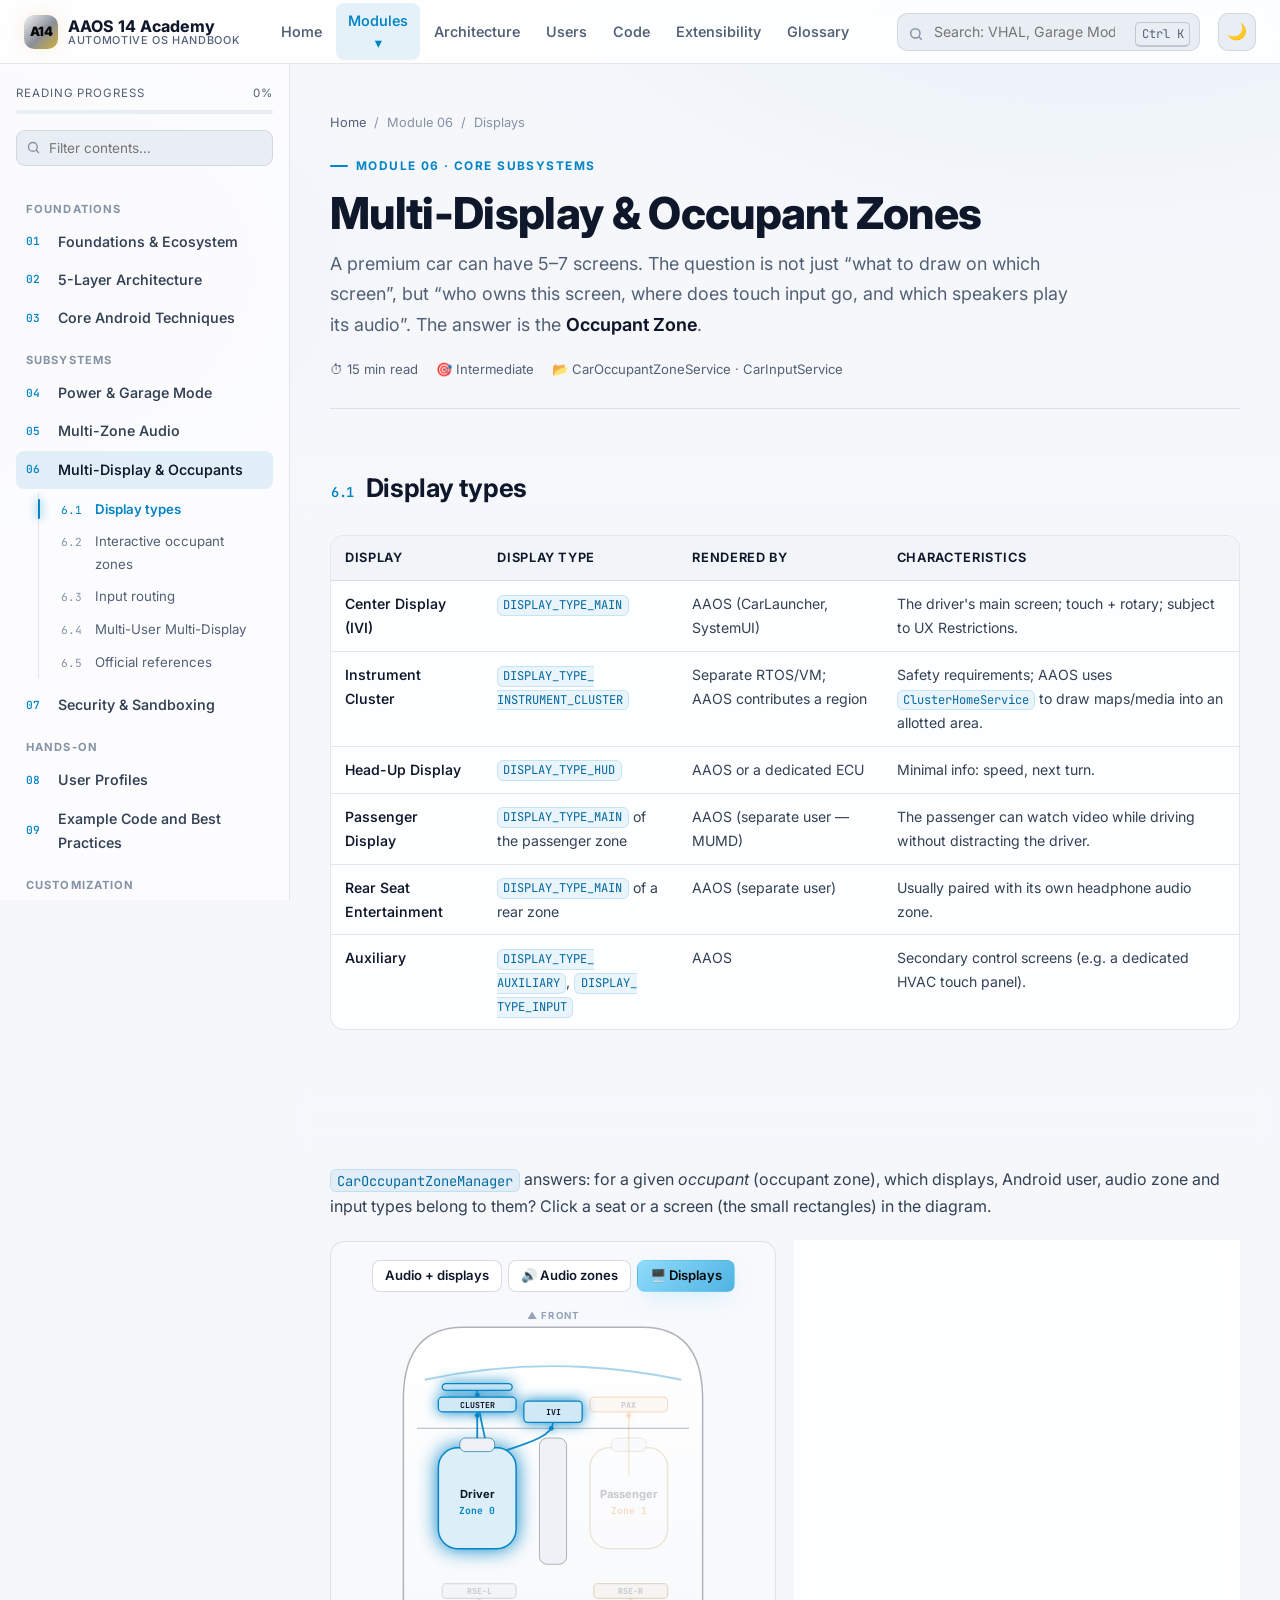
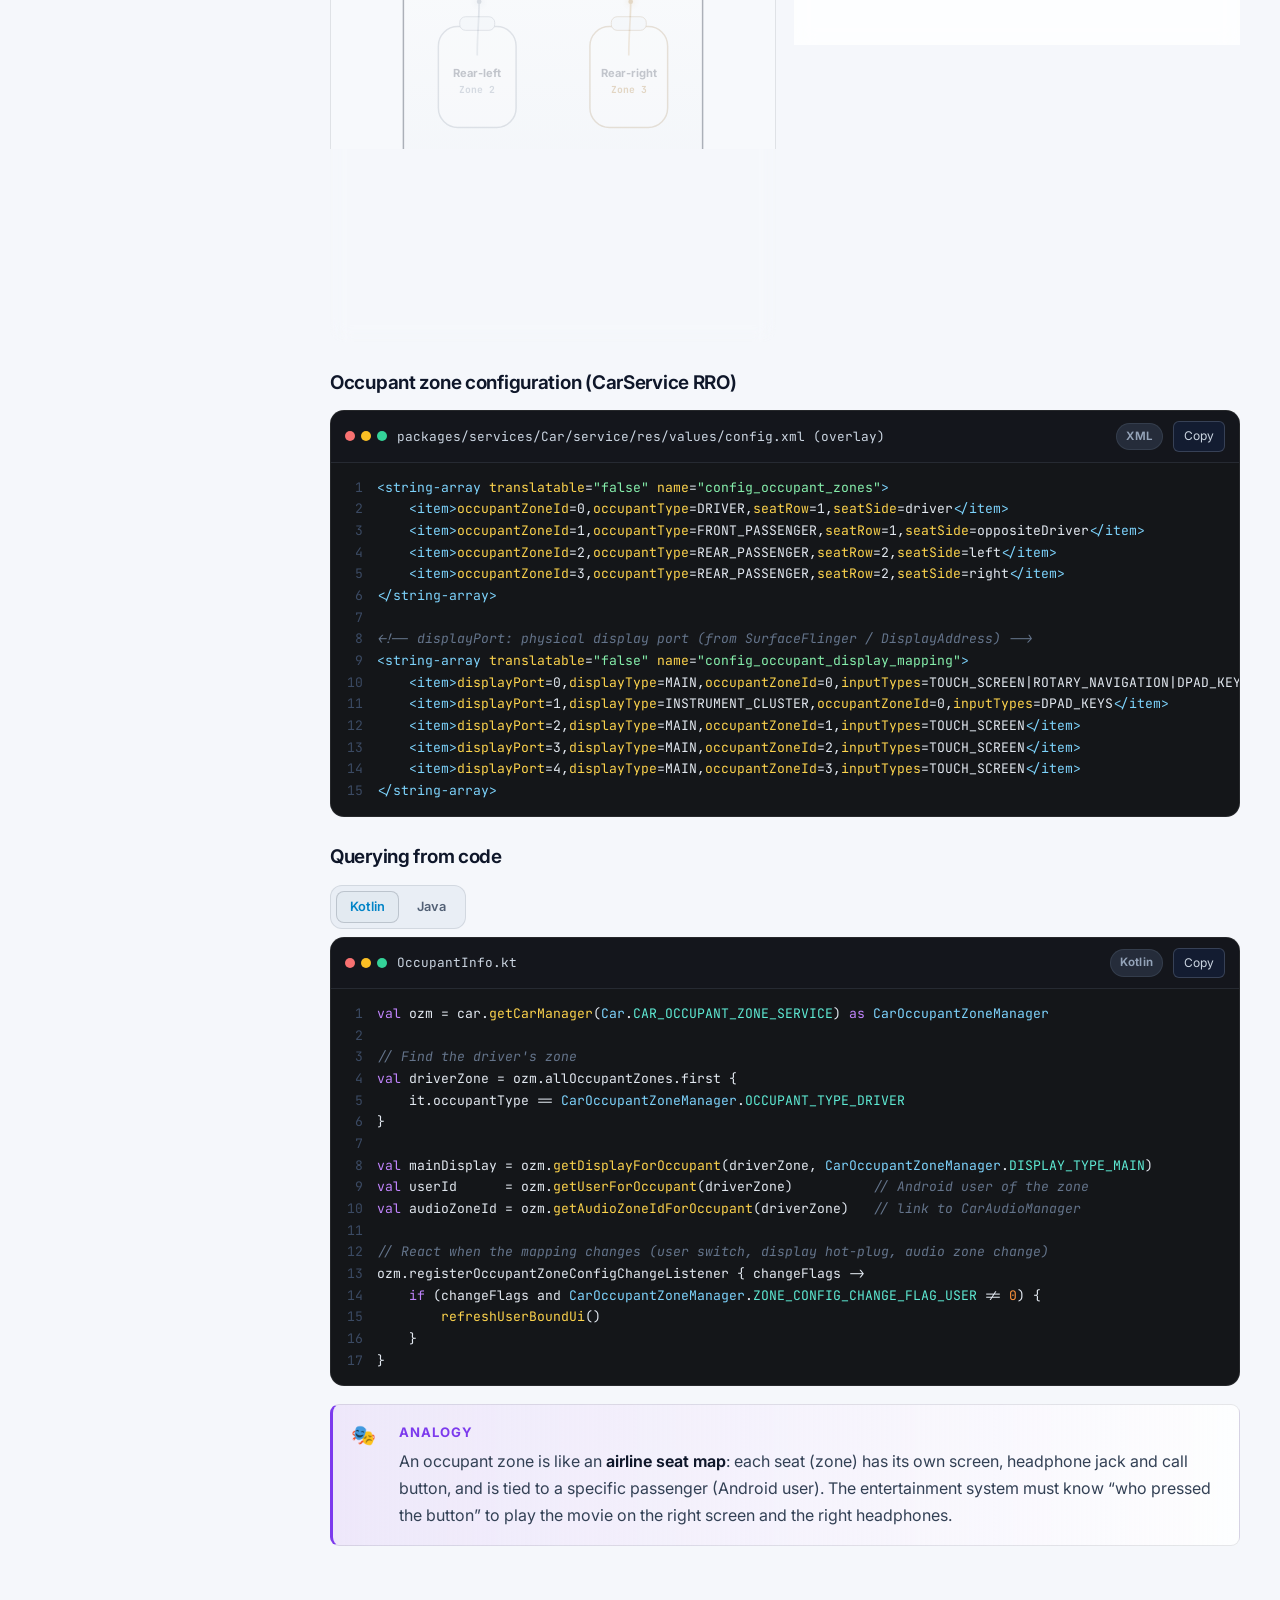
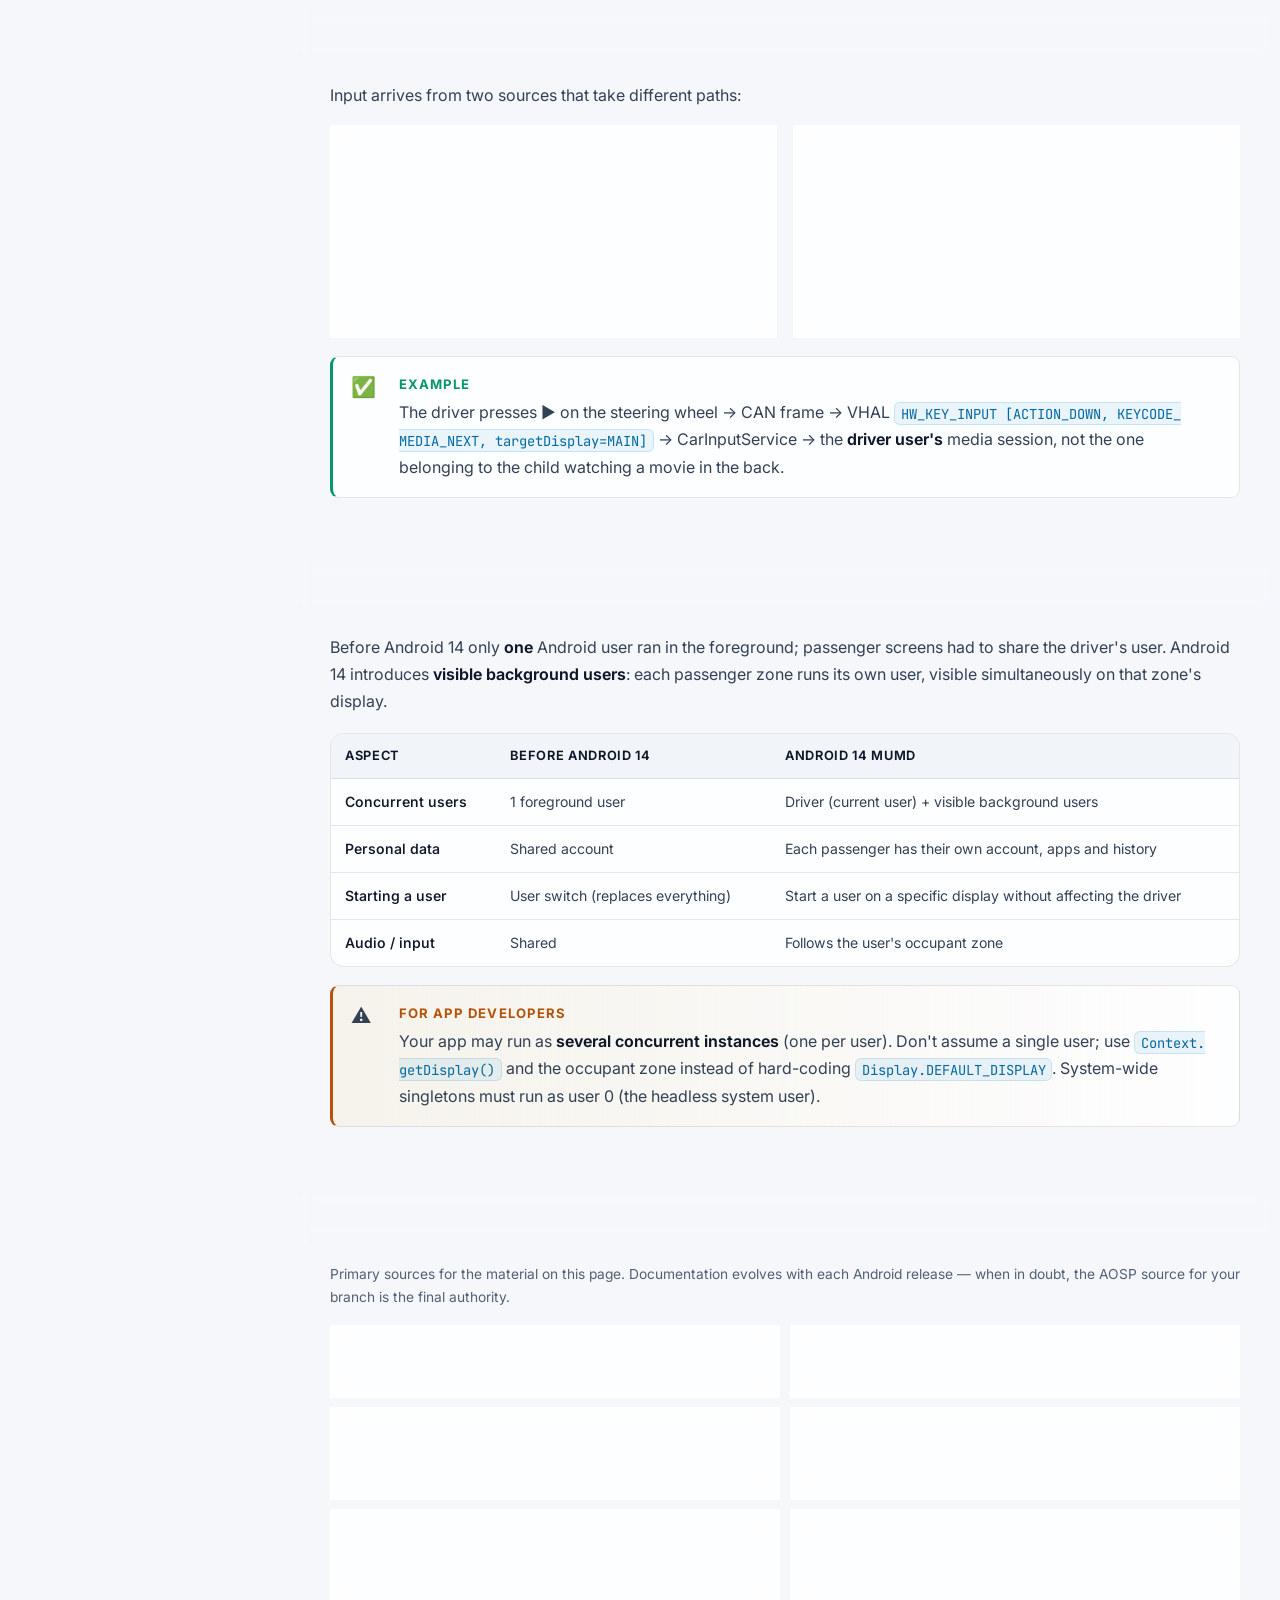
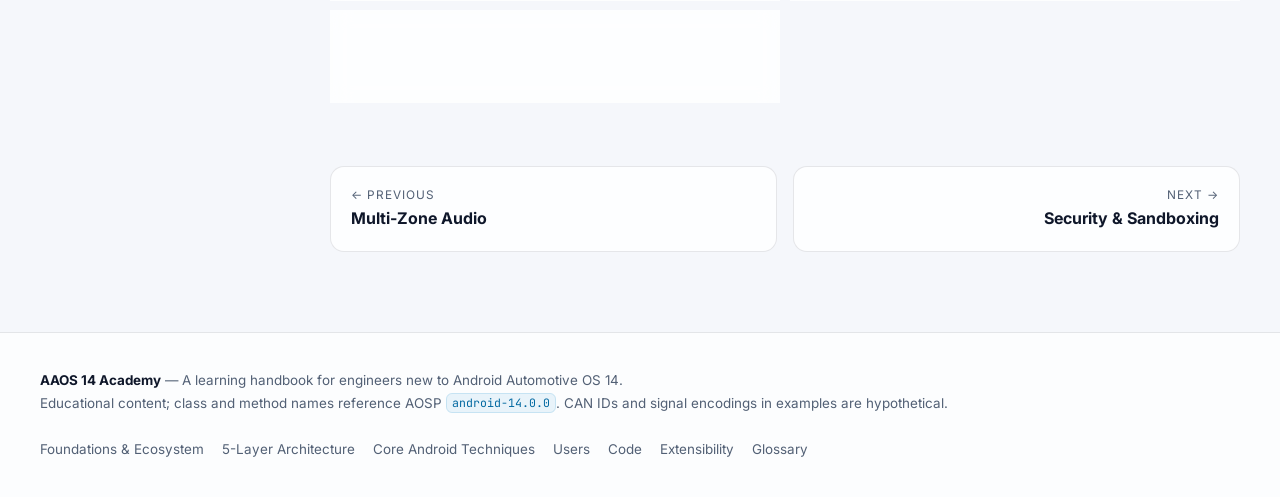
<file: aaos14-academy/displays.html>
<!doctype html>
<html lang="en">
<head>
  <meta charset="utf-8">
  <meta name="viewport" content="width=device-width, initial-scale=1">
  <title>Multi-Display & Occupant Zones — AAOS 14 Academy</title>
  <meta name="description" content="IVI, instrument cluster, passenger and RSE displays in AAOS 14, and how CarOccupantZoneManager maps occupants to displays, input, audio and users.">
  <link rel="preconnect" href="https://fonts.googleapis.com">
  <link rel="preconnect" href="https://fonts.gstatic.com" crossorigin>
  <link href="https://fonts.googleapis.com/css2?family=Inter:wght@400;500;600;700;800&family=JetBrains+Mono:wght@400;600;700&display=swap" rel="stylesheet">
  <meta name="color-scheme" content="dark light">
  <link rel="stylesheet" href="assets/css/main.css?v=__BUILD__">
  <script>try{var t=localStorage.getItem("aaos-theme");if(t)document.documentElement.setAttribute("data-theme",t)}catch(e){}</script>
</head>
<body data-page="displays">
  <div id="site-header"></div>
  <div class="layout">
    <aside class="sidebar" id="sidebar"></aside>
    <main class="content">
      <div class="content-inner">

        <header class="page-hero">
          <nav class="crumbs"><a href="index.html">Home</a><span>/</span><span>Module 06</span><span>/</span><span>Displays</span></nav>
          <div class="eyebrow">Module 06 · Core Subsystems</div>
          <h1>Multi-Display & Occupant Zones</h1>
          <p class="lead">A premium car can have 5–7 screens. The question is not just “what to draw on which screen”, but “who owns this screen, where does touch input go, and which speakers play its audio”. The answer is the <strong>Occupant Zone</strong>.</p>
          <div class="page-meta"><span>⏱ 15 min read</span><span>🎯 Intermediate</span><span>📂 CarOccupantZoneService · CarInputService</span></div>
        </header>

        <section class="doc-section" id="display-types" data-title="Display types">
          <div class="sec-head"><h2><span class="sec-num">6.1</span>Display types</h2></div>
          <div class="table-wrap">
            <table class="t">
              <thead><tr><th>Display</th><th>Display type</th><th>Rendered by</th><th>Characteristics</th></tr></thead>
              <tbody>
                <tr><td>Center Display (IVI)</td><td><code>DISPLAY_TYPE_MAIN</code></td><td>AAOS (CarLauncher, SystemUI)</td><td>The driver's main screen; touch + rotary; subject to UX Restrictions.</td></tr>
                <tr><td>Instrument Cluster</td><td><code>DISPLAY_TYPE_INSTRUMENT_CLUSTER</code></td><td>Separate RTOS/VM; AAOS contributes a region</td><td>Safety requirements; AAOS uses <code>ClusterHomeService</code> to draw maps/media into an allotted area.</td></tr>
                <tr><td>Head-Up Display</td><td><code>DISPLAY_TYPE_HUD</code></td><td>AAOS or a dedicated ECU</td><td>Minimal info: speed, next turn.</td></tr>
                <tr><td>Passenger Display</td><td><code>DISPLAY_TYPE_MAIN</code> of the passenger zone</td><td>AAOS (separate user — MUMD)</td><td>The passenger can watch video while driving without distracting the driver.</td></tr>
                <tr><td>Rear Seat Entertainment</td><td><code>DISPLAY_TYPE_MAIN</code> of a rear zone</td><td>AAOS (separate user)</td><td>Usually paired with its own headphone audio zone.</td></tr>
                <tr><td>Auxiliary</td><td><code>DISPLAY_TYPE_AUXILIARY</code>, <code>DISPLAY_TYPE_INPUT</code></td><td>AAOS</td><td>Secondary control screens (e.g. a dedicated HVAC touch panel).</td></tr>
              </tbody>
            </table>
          </div>
        </section>

        <section class="doc-section" id="occupant-zones" data-title="Interactive occupant zones">
          <div class="sec-head"><h2><span class="sec-num">6.2</span>Occupant Zone Manager (interactive)</h2></div>
          <p><code>CarOccupantZoneManager</code> answers: for a given <em>occupant</em> (occupant zone), which displays, Android user, audio zone and input types belong to them? Click a seat or a screen (the small rectangles) in the diagram.</p>
          <div class="cabin mt">
            <div class="car-top glass" id="disp-cabin"></div>
            <div class="glass card" id="oz-info" aria-live="polite"></div>
          </div>

          <h3>Occupant zone configuration (CarService RRO)</h3>
          <script type="text/plain" data-code data-lang="xml" data-file="packages/services/Car/service/res/values/config.xml (overlay)" data-label="XML">
<string-array translatable="false" name="config_occupant_zones">
    <item>occupantZoneId=0,occupantType=DRIVER,seatRow=1,seatSide=driver</item>
    <item>occupantZoneId=1,occupantType=FRONT_PASSENGER,seatRow=1,seatSide=oppositeDriver</item>
    <item>occupantZoneId=2,occupantType=REAR_PASSENGER,seatRow=2,seatSide=left</item>
    <item>occupantZoneId=3,occupantType=REAR_PASSENGER,seatRow=2,seatSide=right</item>
</string-array>

<!-- displayPort: physical display port (from SurfaceFlinger / DisplayAddress) -->
<string-array translatable="false" name="config_occupant_display_mapping">
    <item>displayPort=0,displayType=MAIN,occupantZoneId=0,inputTypes=TOUCH_SCREEN|ROTARY_NAVIGATION|DPAD_KEYS|NAVIGATE_KEYS</item>
    <item>displayPort=1,displayType=INSTRUMENT_CLUSTER,occupantZoneId=0,inputTypes=DPAD_KEYS</item>
    <item>displayPort=2,displayType=MAIN,occupantZoneId=1,inputTypes=TOUCH_SCREEN</item>
    <item>displayPort=3,displayType=MAIN,occupantZoneId=2,inputTypes=TOUCH_SCREEN</item>
    <item>displayPort=4,displayType=MAIN,occupantZoneId=3,inputTypes=TOUCH_SCREEN</item>
</string-array>
          </script>

          <h3>Querying from code</h3>
          <div class="lang-switch">
          <script type="text/plain" data-code data-lang="kotlin" data-file="OccupantInfo.kt" data-label="Kotlin">
val ozm = car.getCarManager(Car.CAR_OCCUPANT_ZONE_SERVICE) as CarOccupantZoneManager

// Find the driver's zone
val driverZone = ozm.allOccupantZones.first {
    it.occupantType == CarOccupantZoneManager.OCCUPANT_TYPE_DRIVER
}

val mainDisplay = ozm.getDisplayForOccupant(driverZone, CarOccupantZoneManager.DISPLAY_TYPE_MAIN)
val userId      = ozm.getUserForOccupant(driverZone)          // Android user of the zone
val audioZoneId = ozm.getAudioZoneIdForOccupant(driverZone)   // link to CarAudioManager

// React when the mapping changes (user switch, display hot-plug, audio zone change)
ozm.registerOccupantZoneConfigChangeListener { changeFlags ->
    if (changeFlags and CarOccupantZoneManager.ZONE_CONFIG_CHANGE_FLAG_USER != 0) {
        refreshUserBoundUi()
    }
}
          </script>
          <script type="text/plain" data-code data-lang="java" data-file="OccupantInfo.java" data-label="Java">
CarOccupantZoneManager ozm =
        (CarOccupantZoneManager) car.getCarManager(Car.CAR_OCCUPANT_ZONE_SERVICE);

// Find the driver's zone
OccupantZoneInfo driverZone = ozm.getAllOccupantZones().stream()
        .filter(z -> z.occupantType == CarOccupantZoneManager.OCCUPANT_TYPE_DRIVER)
        .findFirst()
        .orElseThrow();

Display mainDisplay = ozm.getDisplayForOccupant(driverZone, CarOccupantZoneManager.DISPLAY_TYPE_MAIN);
int userId      = ozm.getUserForOccupant(driverZone);          // Android user of the zone
int audioZoneId = ozm.getAudioZoneIdForOccupant(driverZone);   // link to CarAudioManager

// React when the mapping changes (user switch, display hot-plug, audio zone change)
ozm.registerOccupantZoneConfigChangeListener(changeFlags -> {
    if ((changeFlags & CarOccupantZoneManager.ZONE_CONFIG_CHANGE_FLAG_USER) != 0) {
        refreshUserBoundUi();
    }
});
          </script>
          </div>
          <div class="callout analogy">
            <div class="ci">🎭</div>
            <div><span class="ct">Analogy</span>
              <p>An occupant zone is like an <strong>airline seat map</strong>: each seat (zone) has its own screen, headphone jack and call button, and is tied to a specific passenger (Android user). The entertainment system must know “who pressed the button” to play the movie on the right screen and the right headphones.</p>
            </div>
          </div>
        </section>

        <section class="doc-section" id="input-routing" data-title="Input routing">
          <div class="sec-head"><h2><span class="sec-num">6.3</span>Input routing per zone</h2></div>
          <p>Input arrives from two sources that take different paths:</p>
          <div class="grid grid-2">
            <div class="glass card">
              <h4 class="c-blue">Touch screens (kernel input devices)</h4>
              <p class="small">Each touch controller is an input device. The framework associates it with a display through an <strong>input port association</strong> (e.g. <code>/vendor/etc/input-port-associations.xml</code> or the display/inputTypes configuration). Touching RSE-L only produces events for zone 2's display.</p>
            </div>
            <div class="glass card">
              <h4 class="c-amber">Steering-wheel keys, rotary knobs (via VHAL)</h4>
              <p class="small">These are not Linux devices but CAN signals. The VHAL emits <code>HW_KEY_INPUT</code>, <code>HW_ROTARY_INPUT</code>, <code>HW_CUSTOM_INPUT</code> properties with a <em>target display type</em>. <code>CarInputService</code> injects them into the matching display, or hands them to an app that registered via <code>CarInputManager.requestInputEventCapture()</code>.</p>
            </div>
          </div>
          <div class="callout tip">
            <div class="ci">✅</div>
            <div><span class="ct">Example</span>
              <p>The driver presses ▶ on the steering wheel → CAN frame → VHAL <code>HW_KEY_INPUT [ACTION_DOWN, KEYCODE_MEDIA_NEXT, targetDisplay=MAIN]</code> → CarInputService → the <strong>driver user's</strong> media session, not the one belonging to the child watching a movie in the back.</p>
            </div>
          </div>
        </section>

        <section class="doc-section" id="mumd" data-title="Multi-User Multi-Display">
          <div class="sec-head"><h2><span class="sec-num">6.4</span>Multi-User Multi-Display (MUMD) — Android 14</h2></div>
          <p>Before Android 14 only <strong>one</strong> Android user ran in the foreground; passenger screens had to share the driver's user. Android 14 introduces <strong>visible background users</strong>: each passenger zone runs its own user, visible simultaneously on that zone's display.</p>
          <div class="table-wrap">
            <table class="t">
              <thead><tr><th>Aspect</th><th>Before Android 14</th><th>Android 14 MUMD</th></tr></thead>
              <tbody>
                <tr><td>Concurrent users</td><td>1 foreground user</td><td>Driver (current user) + visible background users</td></tr>
                <tr><td>Personal data</td><td>Shared account</td><td>Each passenger has their own account, apps and history</td></tr>
                <tr><td>Starting a user</td><td>User switch (replaces everything)</td><td>Start a user on a specific display without affecting the driver</td></tr>
                <tr><td>Audio / input</td><td>Shared</td><td>Follows the user's occupant zone</td></tr>
              </tbody>
            </table>
          </div>
          <div class="callout warn">
            <div class="ci">⚠️</div>
            <div><span class="ct">For app developers</span>
              <p>Your app may run as <strong>several concurrent instances</strong> (one per user). Don't assume a single user; use <code>Context.getDisplay()</code> and the occupant zone instead of hard-coding <code>Display.DEFAULT_DISPLAY</code>. System-wide singletons must run as user 0 (the headless system user).</p>
            </div>
          </div>
        </section>

        <div id="pager"></div>
      </div>
    </main>
  </div>
  <div id="site-footer"></div>

  <script src="assets/js/glossary-data.js?v=__BUILD__"></script>
  <script src="assets/js/core.js?v=__BUILD__"></script>
  <script src="assets/js/diagrams.js?v=__BUILD__"></script>
  <script src="assets/js/pages/displays.js?v=__BUILD__"></script>
</body>
</html>
</file>
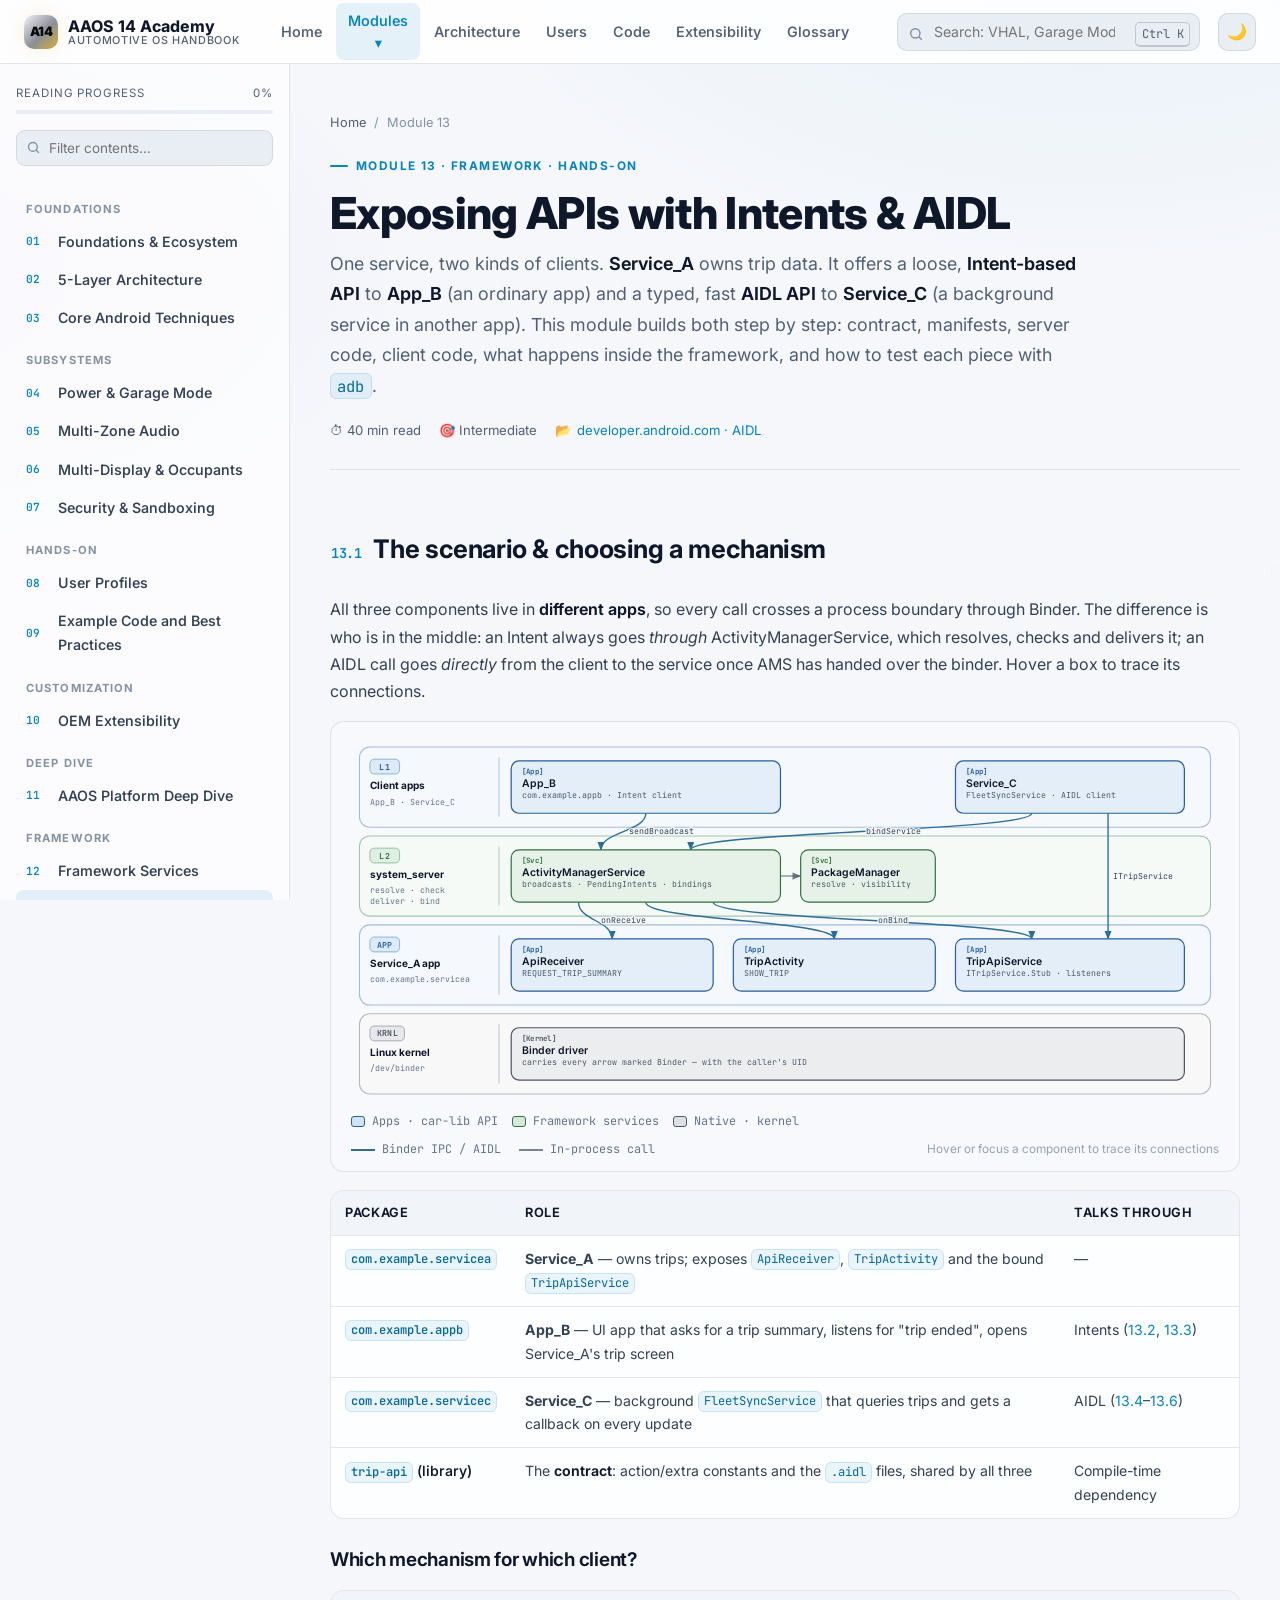
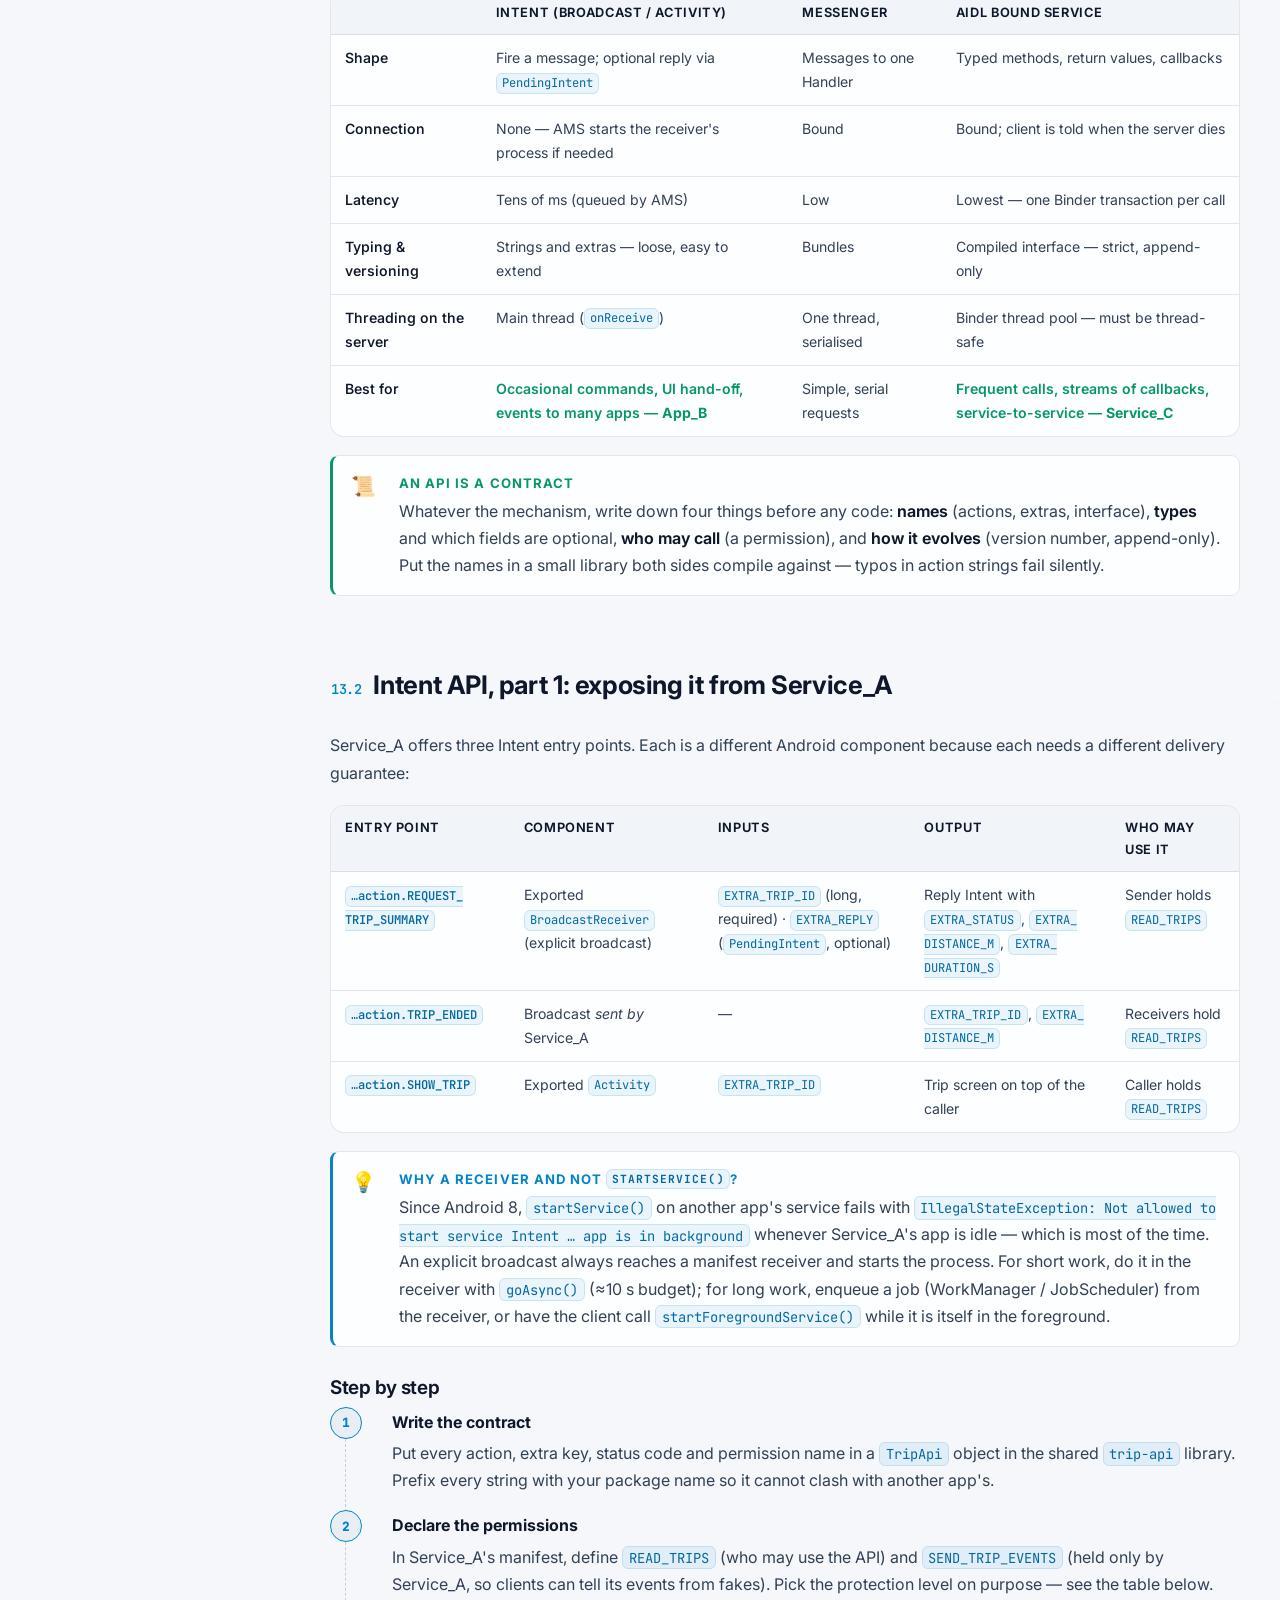
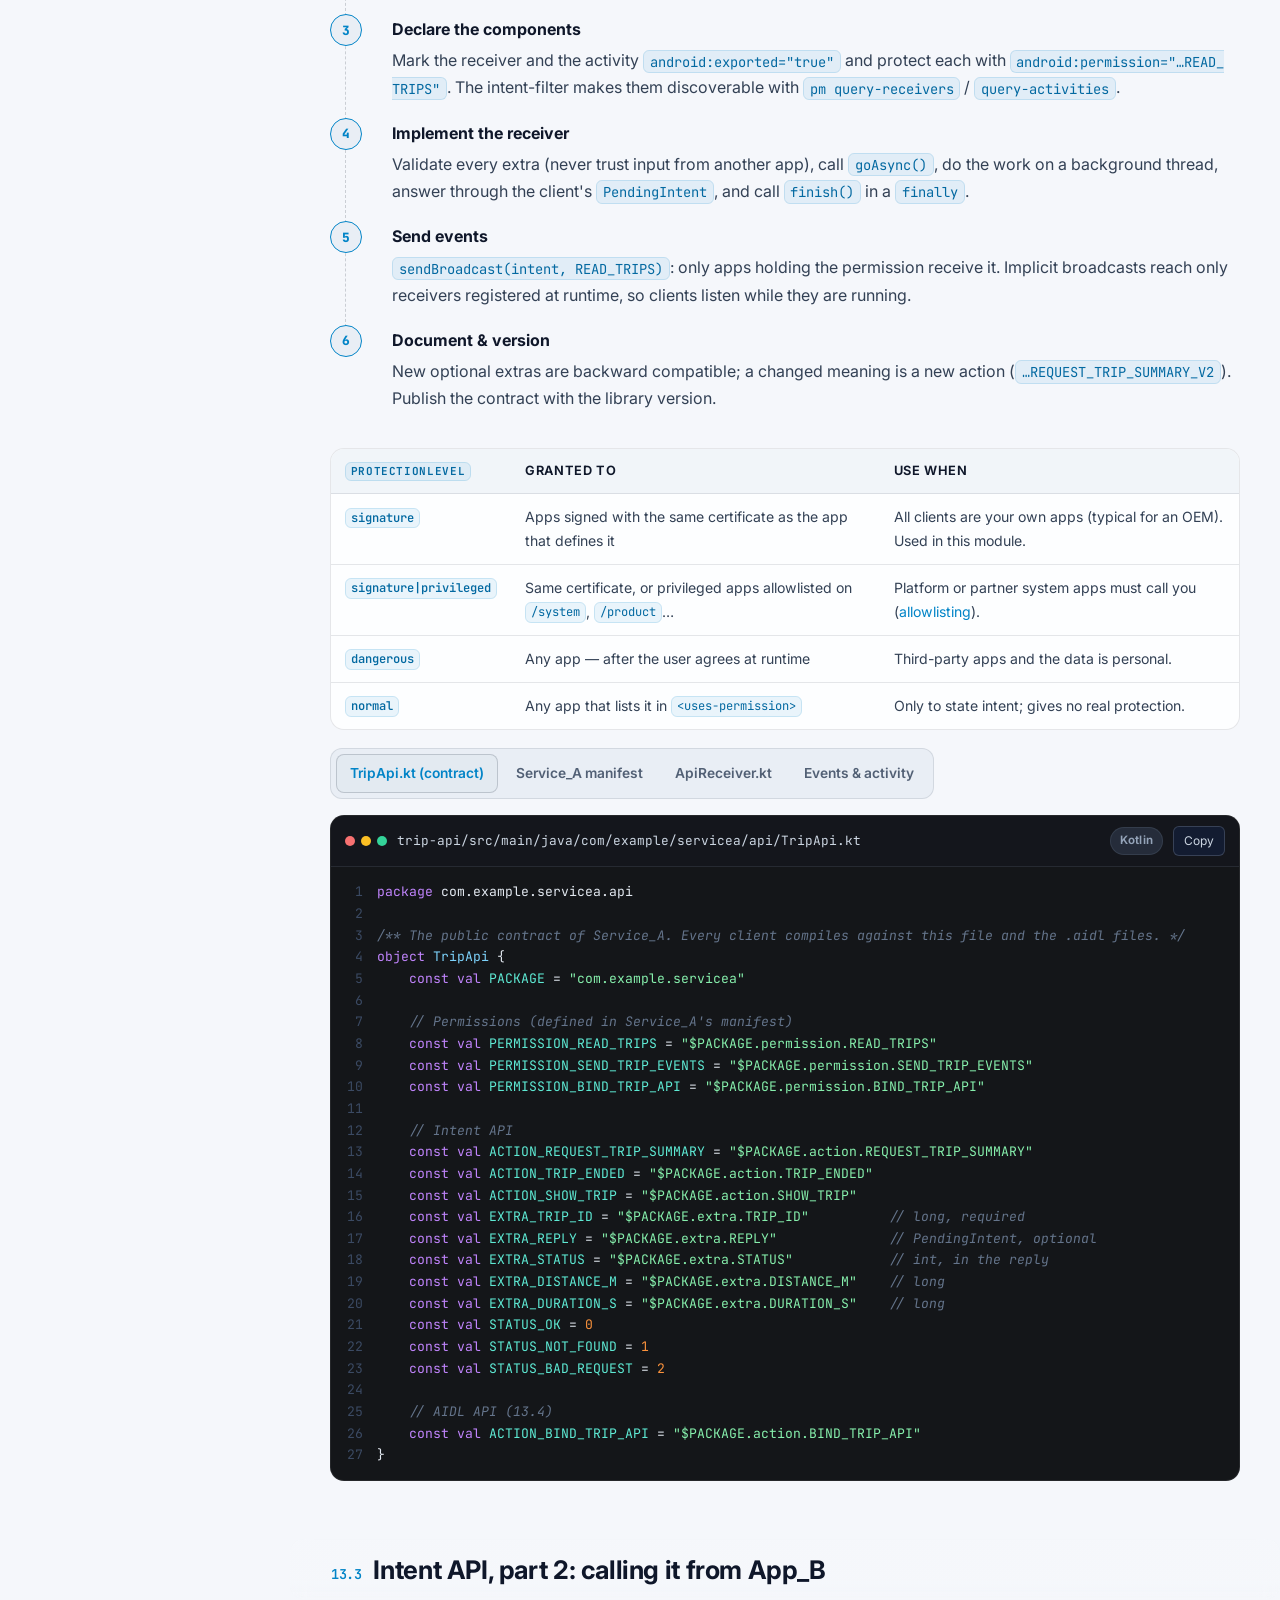
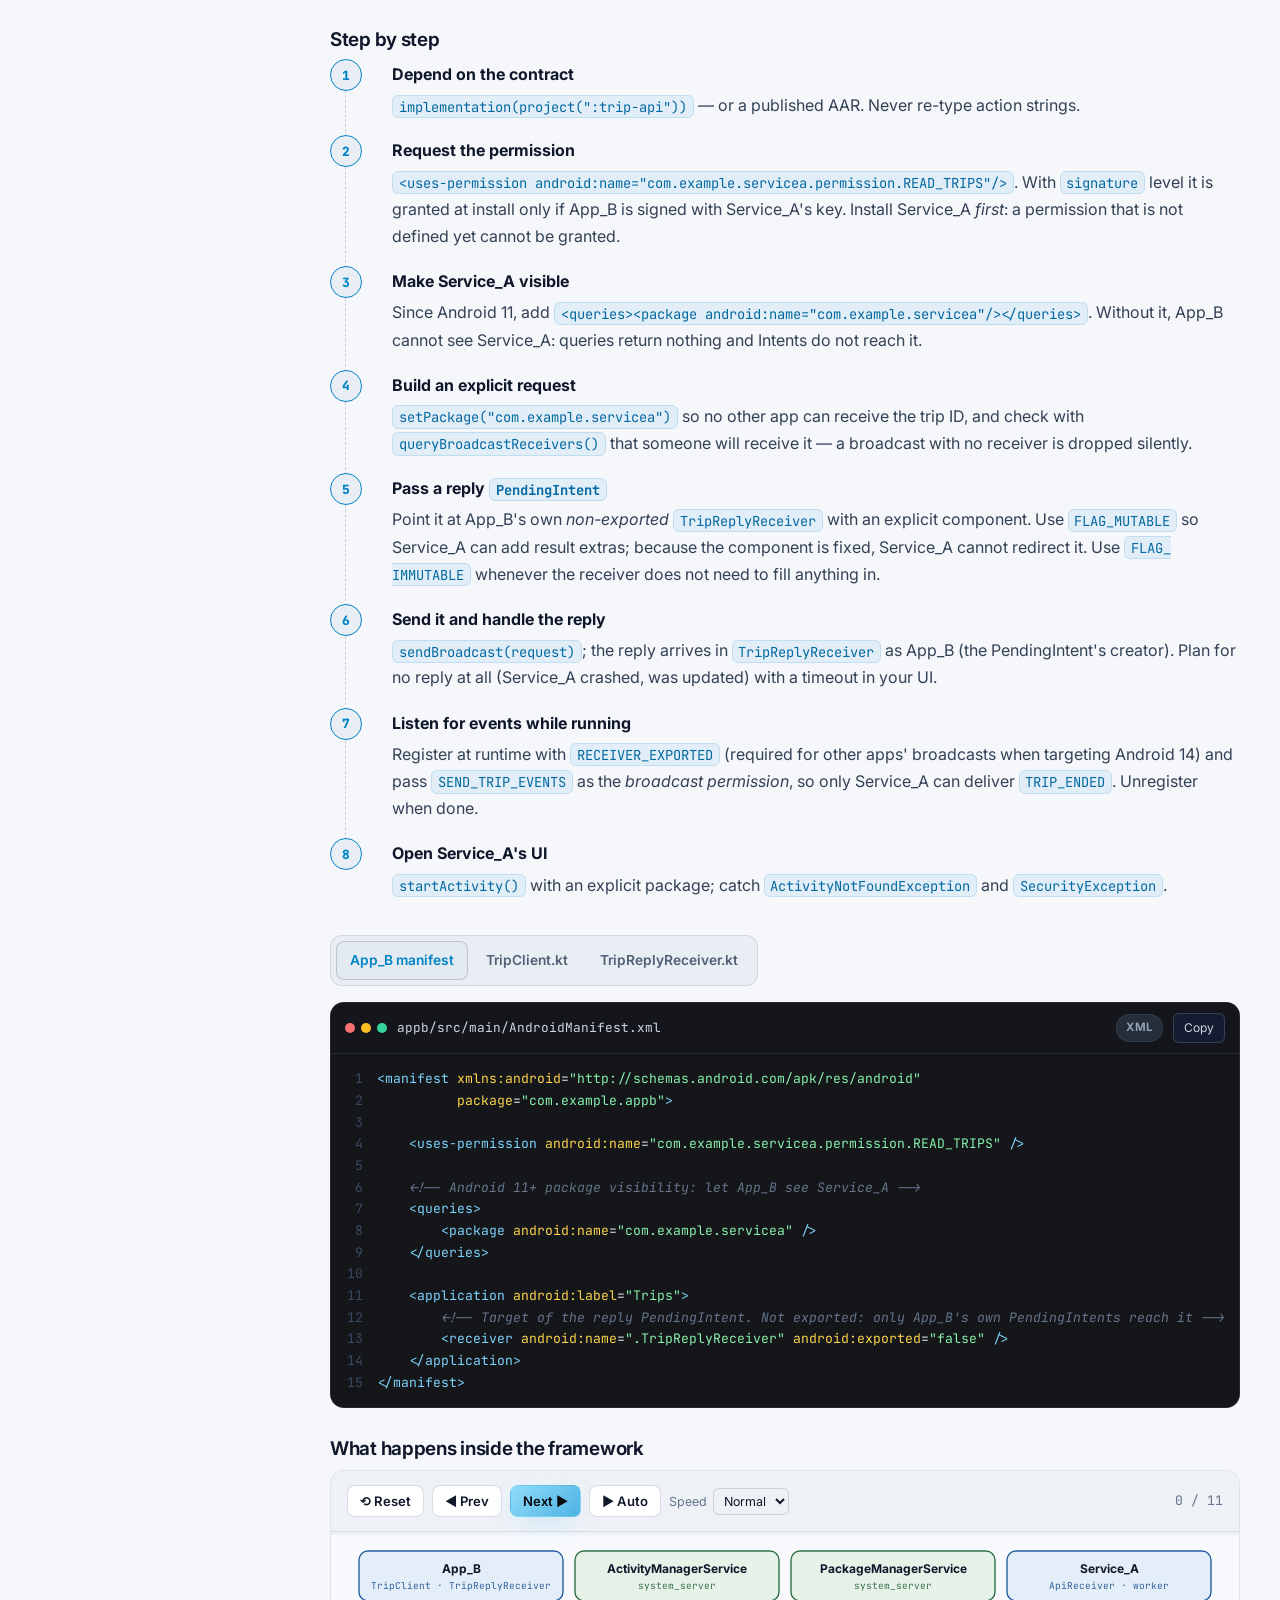
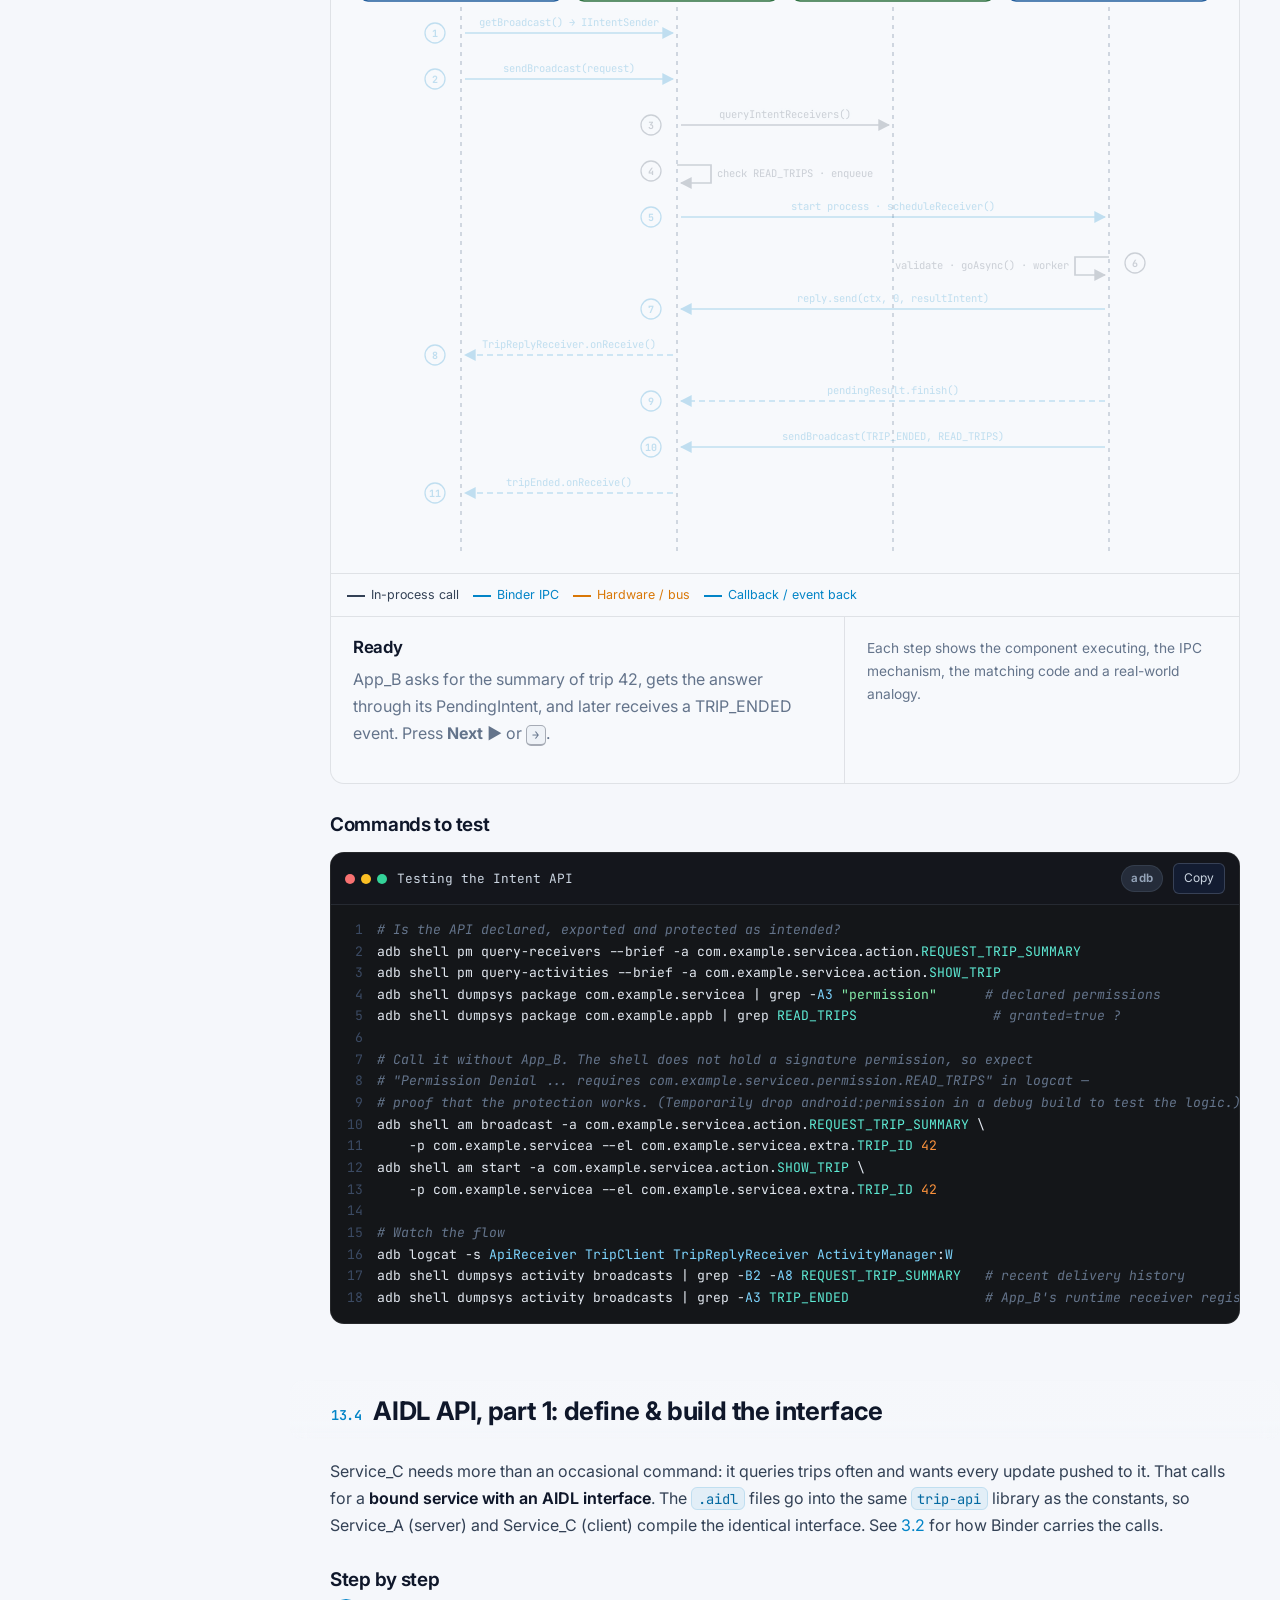
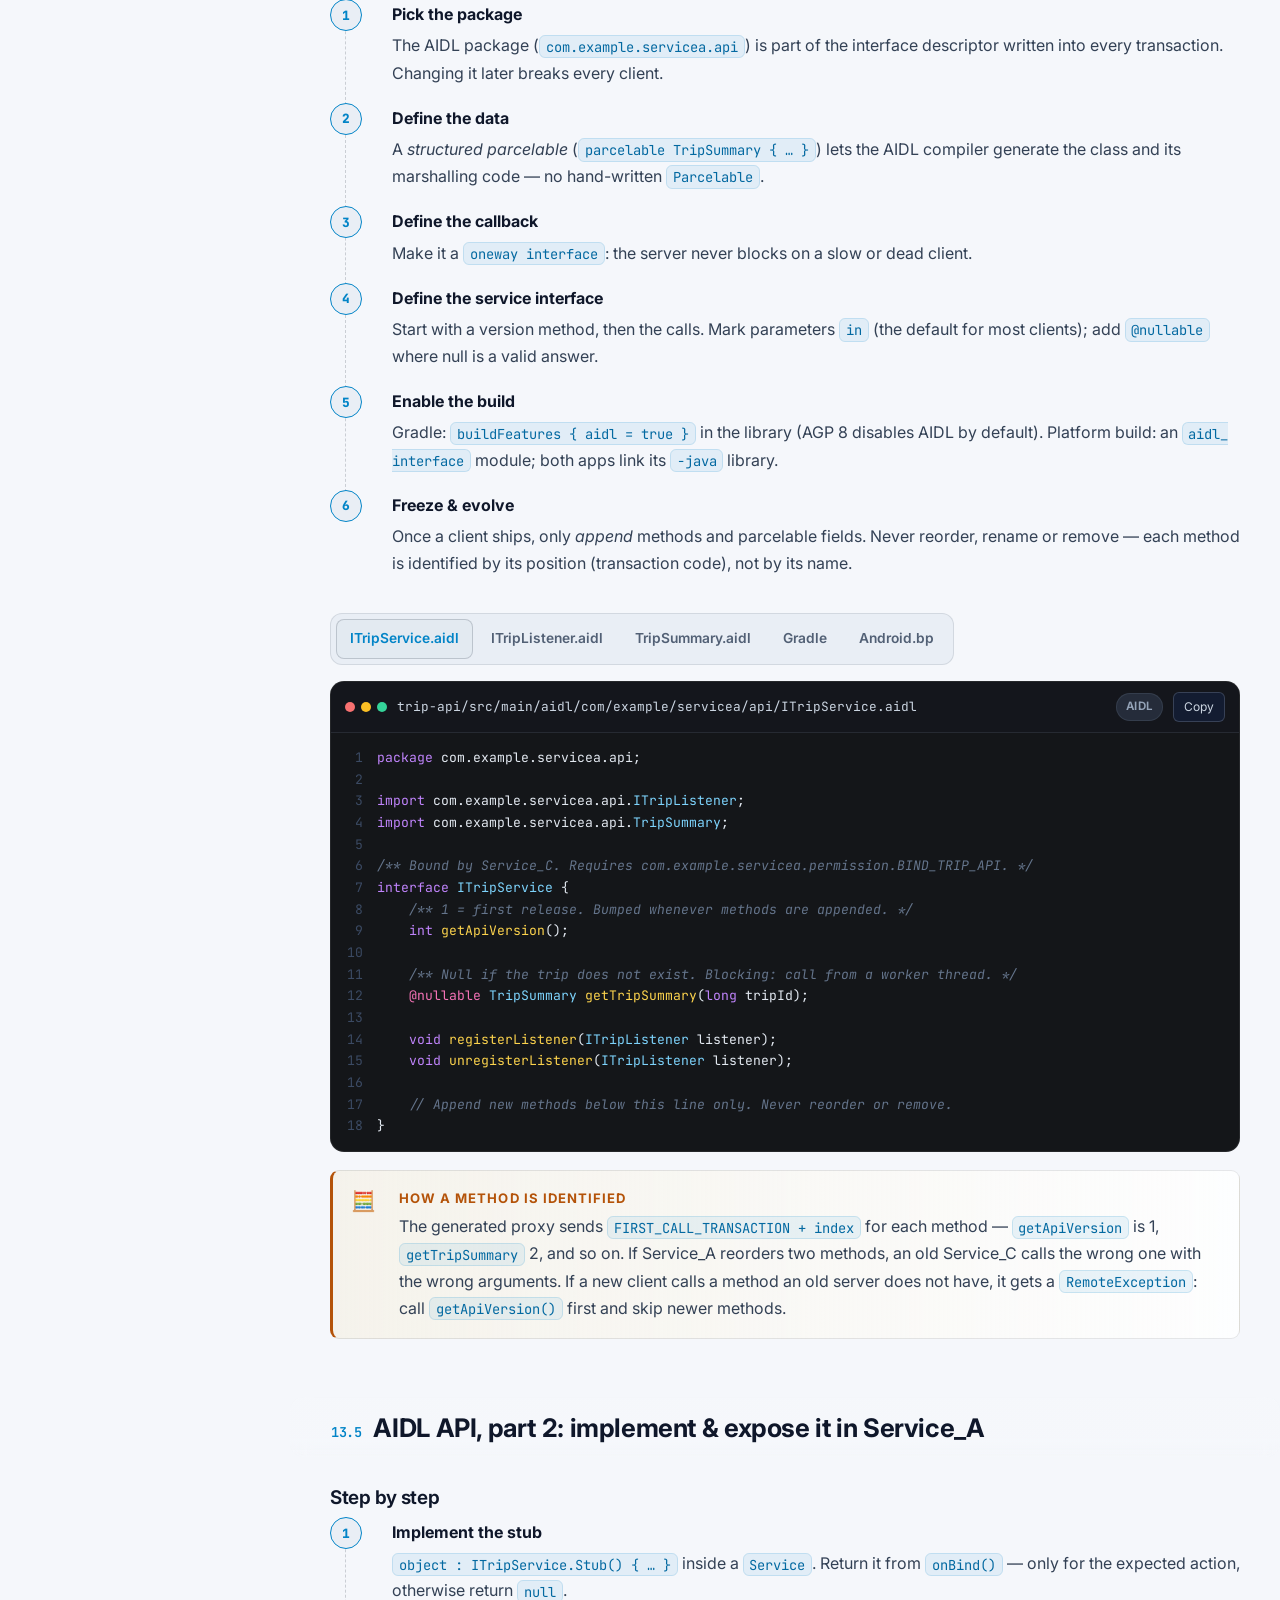
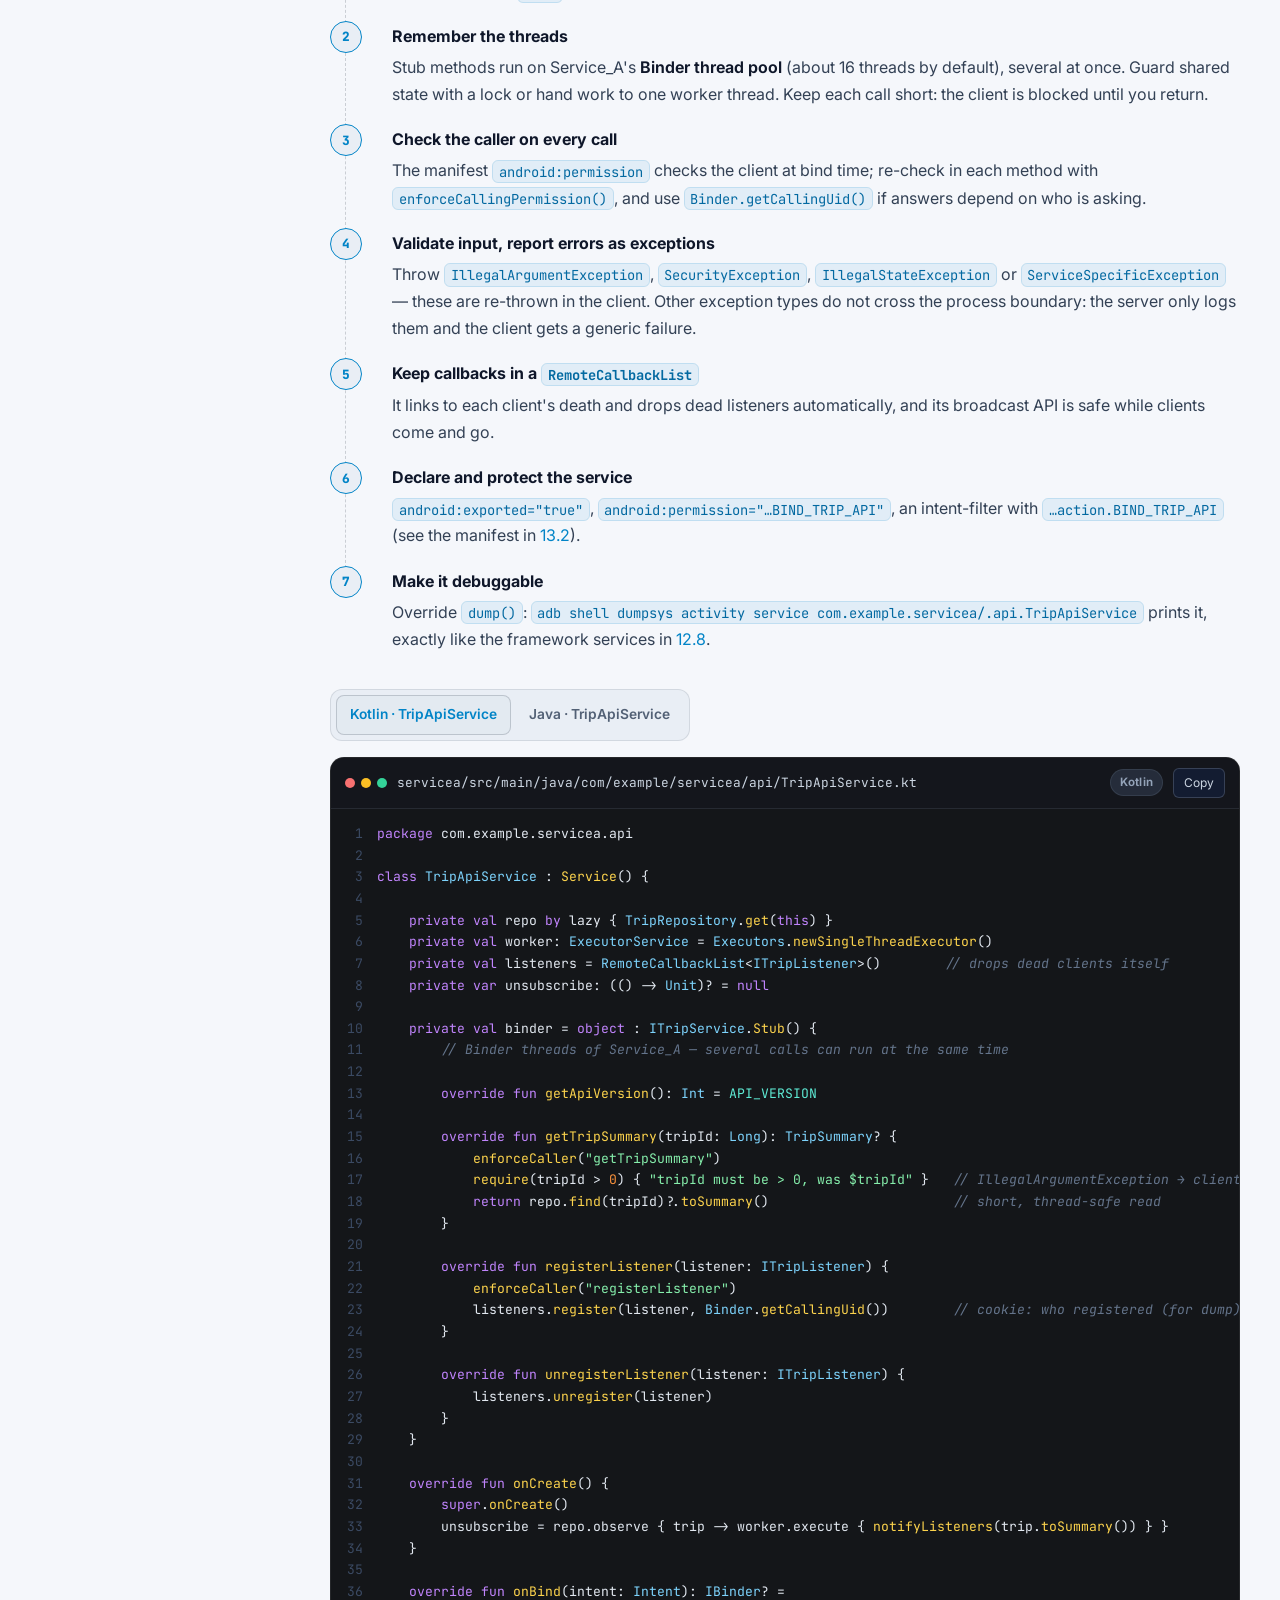
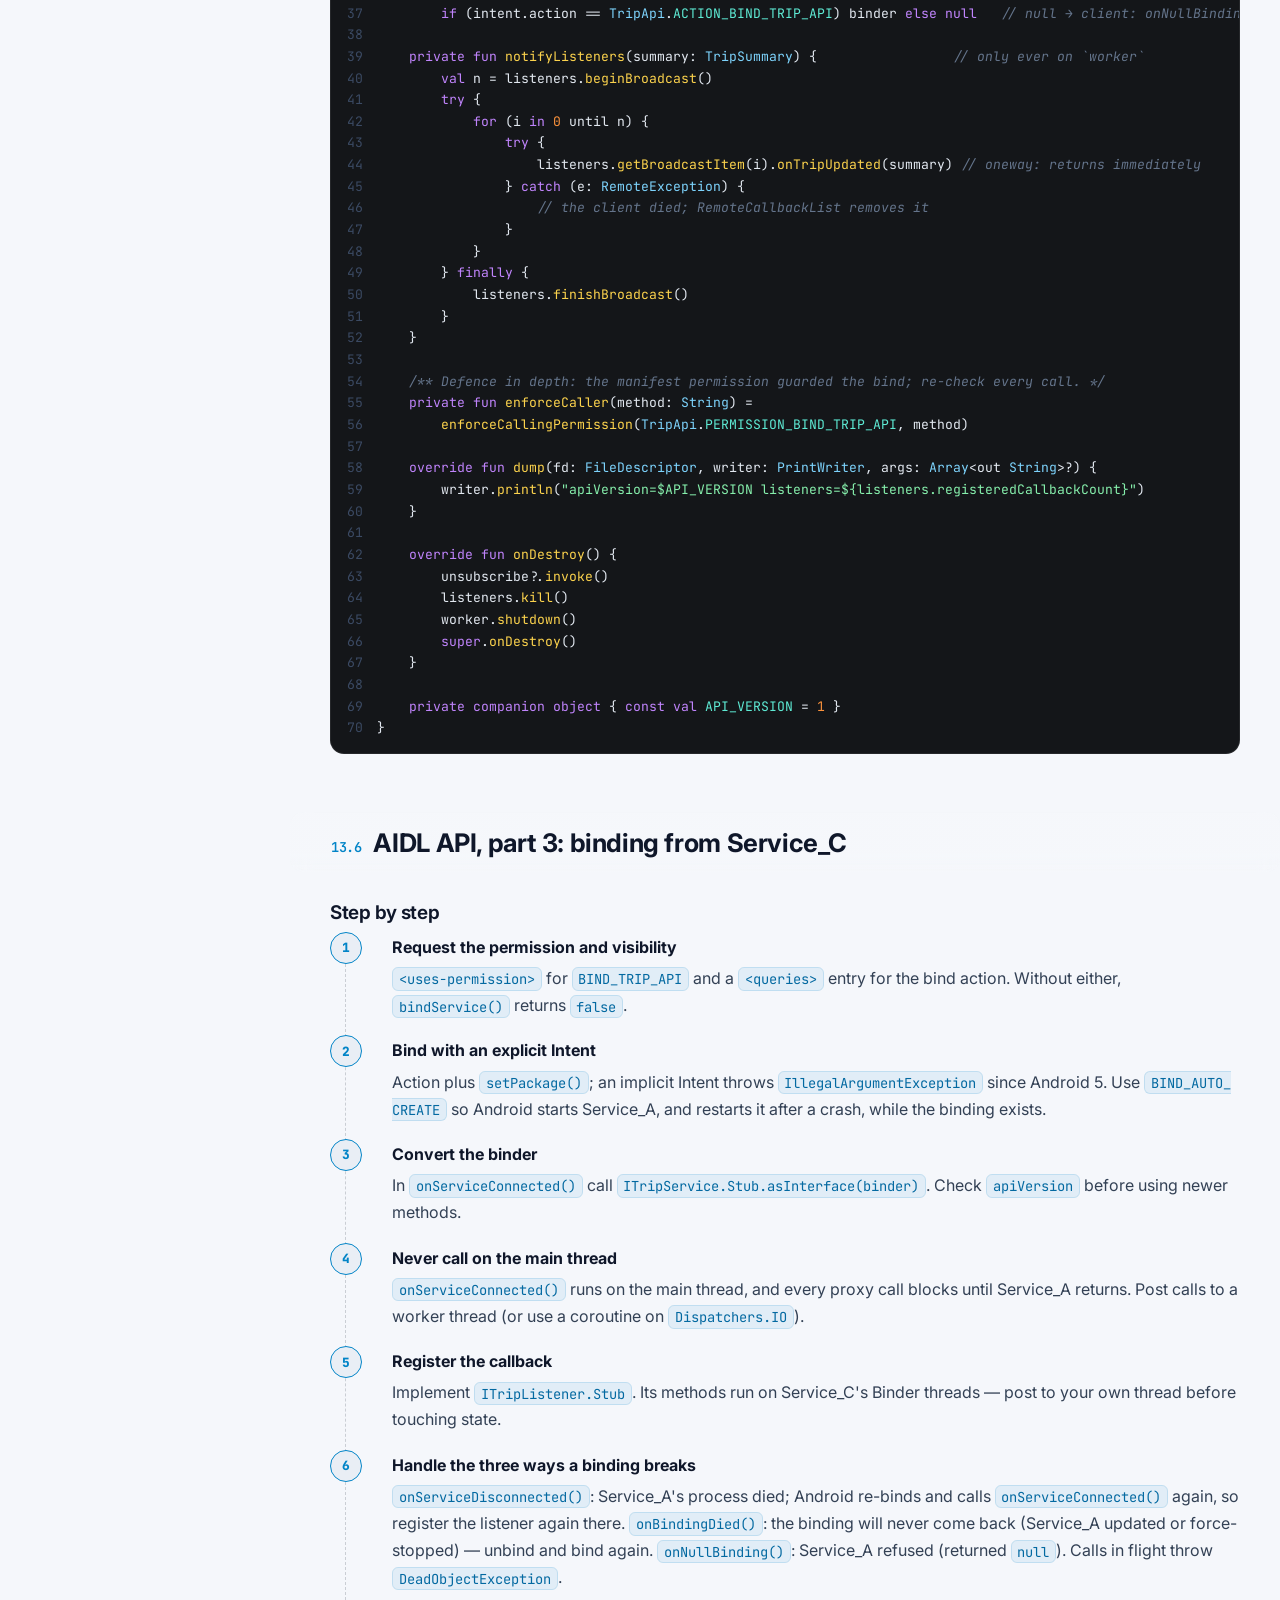
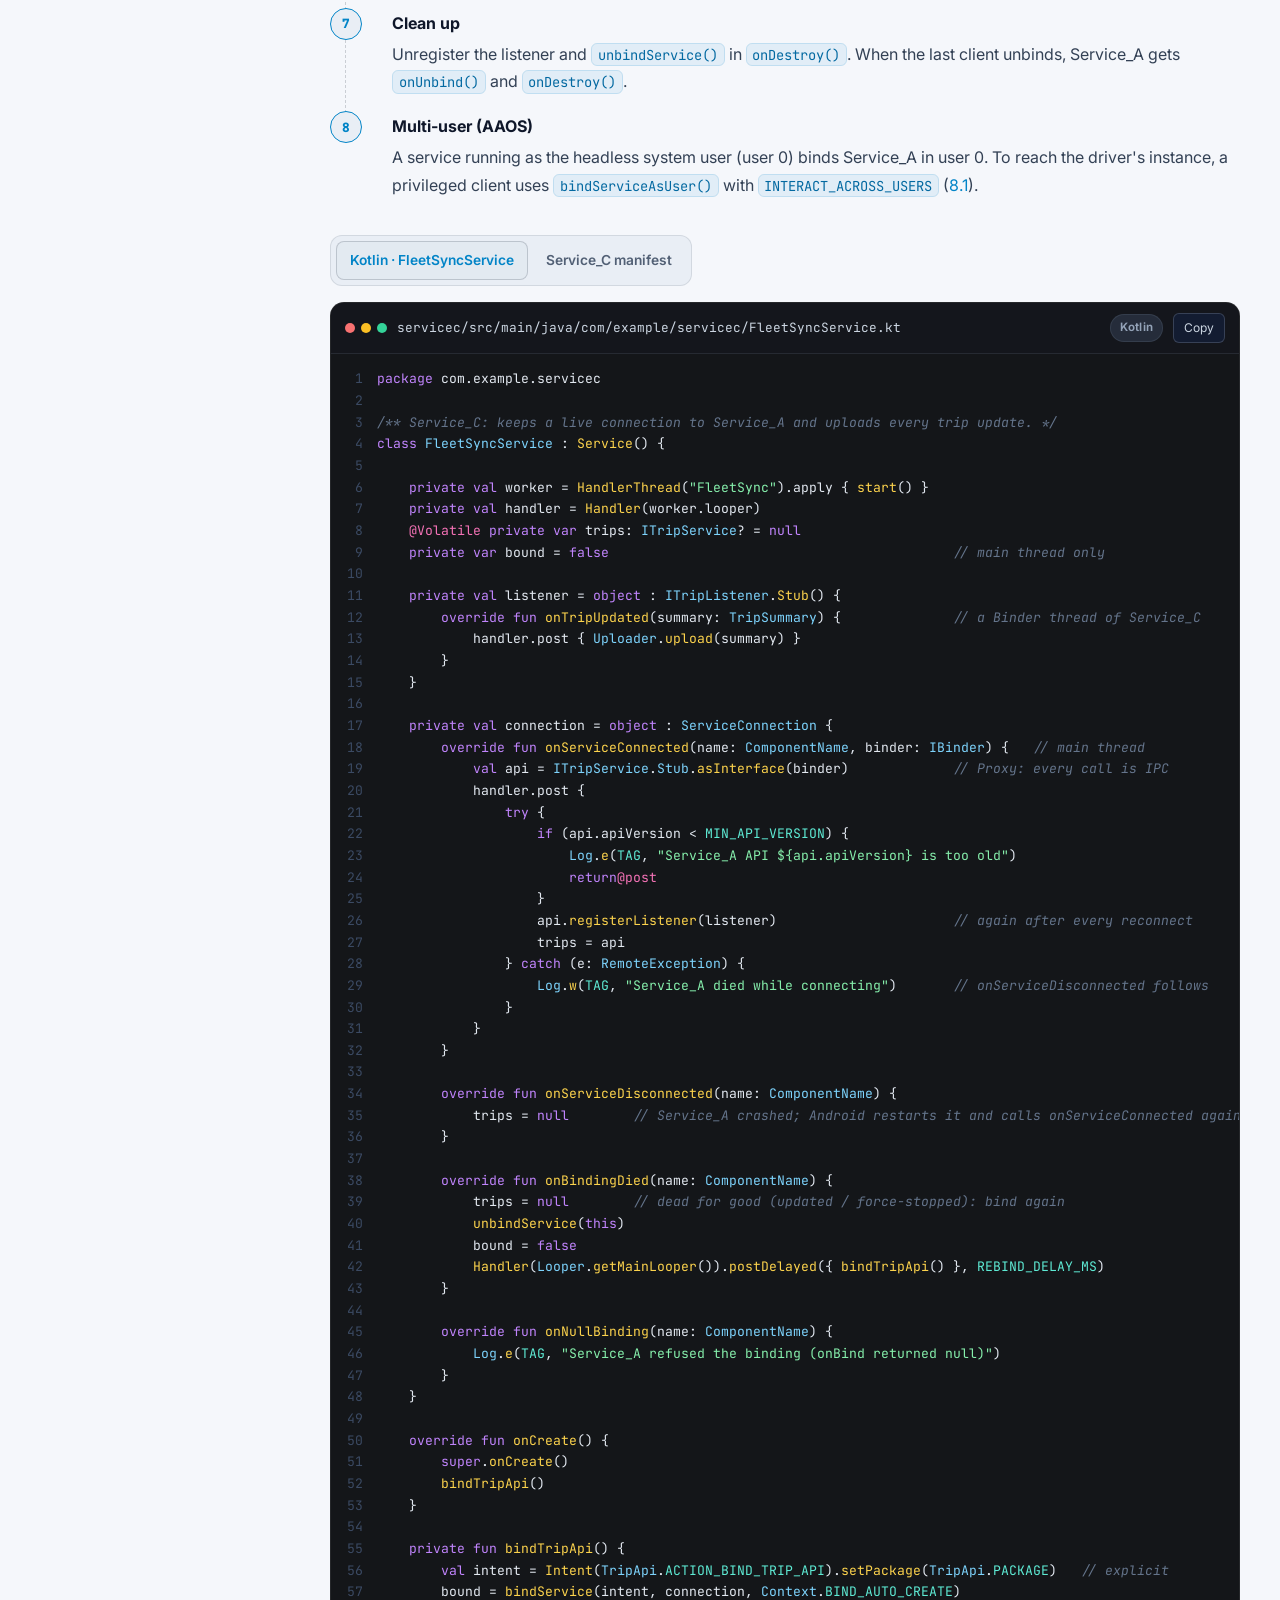
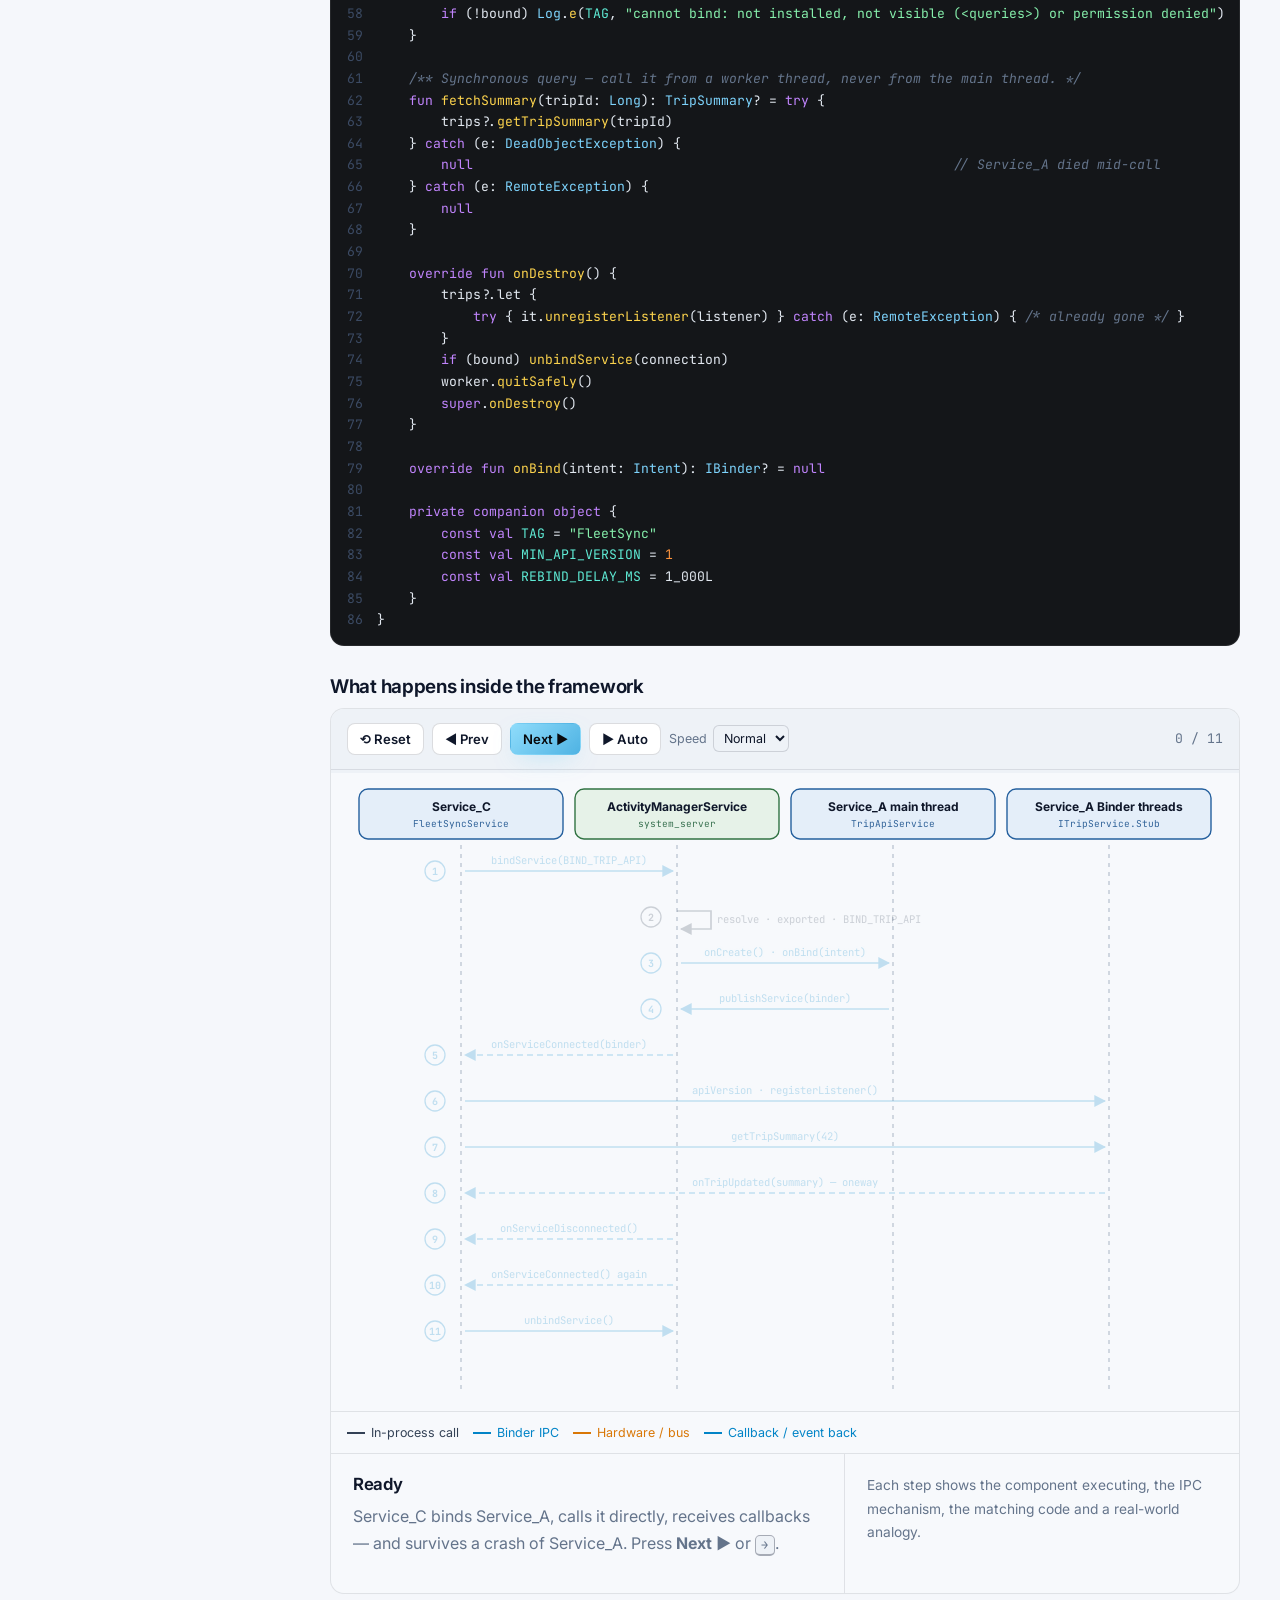
<file: aaos14-academy/expose-apis.html>
<!doctype html>
<html lang="en">
<head>
  <meta charset="utf-8">
  <meta name="viewport" content="width=device-width, initial-scale=1">
  <title>Exposing APIs with Intents & AIDL — AAOS 14 Academy</title>
  <meta name="description" content="Step-by-step guide to exposing a service's API to other apps and services: an Intent API (request/reply broadcasts, events, activities) for App_B and an AIDL bound-service API for Service_C, with manifests, code, sequence diagrams, security rules and adb test commands.">
  <link rel="preconnect" href="https://fonts.googleapis.com">
  <link rel="preconnect" href="https://fonts.gstatic.com" crossorigin>
  <link href="https://fonts.googleapis.com/css2?family=Inter:wght@400;500;600;700;800&family=JetBrains+Mono:wght@400;600;700&display=swap" rel="stylesheet">
  <meta name="color-scheme" content="dark light">
  <link rel="stylesheet" href="assets/css/main.css?v=__BUILD__">
  <script>try{var t=localStorage.getItem("aaos-theme");if(t)document.documentElement.setAttribute("data-theme",t)}catch(e){}</script>
</head>
<body data-page="expose-apis">
  <div id="site-header"></div>
  <div class="layout">
    <aside class="sidebar" id="sidebar"></aside>
    <main class="content">
      <div class="content-inner">

        <header class="page-hero">
          <nav class="crumbs"><a href="index.html">Home</a><span>/</span><span>Module 13</span></nav>
          <div class="eyebrow">Module 13 · Framework · Hands-on</div>
          <h1>Exposing APIs with Intents &amp; AIDL</h1>
          <p class="lead">One service, two kinds of clients. <strong>Service_A</strong> owns trip data. It offers a loose, <strong>Intent-based API</strong> to <strong>App_B</strong> (an ordinary app) and a typed, fast <strong>AIDL API</strong> to <strong>Service_C</strong> (a background service in another app). This module builds both step by step: contract, manifests, server code, client code, what happens inside the framework, and how to test each piece with <code>adb</code>.</p>
          <div class="page-meta"><span>⏱ 40 min read</span><span>🎯 Intermediate</span><span>📂 <a href="https://developer.android.com/guide/components/aidl" target="_blank" rel="noopener">developer.android.com · AIDL</a></span></div>
        </header>

        <!-- ======================================================= 13.1 -->
        <section class="doc-section" id="scenario" data-title="The scenario & choosing a mechanism">
          <div class="sec-head"><h2><span class="sec-num">13.1</span>The scenario &amp; choosing a mechanism</h2></div>
          <p>All three components live in <strong>different apps</strong>, so every call crosses a process boundary through Binder. The difference is who is in the middle: an Intent always goes <em>through</em> ActivityManagerService, which resolves, checks and delivers it; an AIDL call goes <em>directly</em> from the client to the service once AMS has handed over the binder. Hover a box to trace its connections.</p>
          <div class="glass"><div class="hd-wrap" id="hd-expose"></div></div>

          <div class="table-wrap mt">
            <table class="t">
              <thead><tr><th>Package</th><th>Role</th><th>Talks through</th></tr></thead>
              <tbody>
                <tr><td><code>com.example.servicea</code></td><td><b>Service_A</b> — owns trips; exposes <code>ApiReceiver</code>, <code>TripActivity</code> and the bound <code>TripApiService</code></td><td>—</td></tr>
                <tr><td><code>com.example.appb</code></td><td><b>App_B</b> — UI app that asks for a trip summary, listens for "trip ended", opens Service_A's trip screen</td><td>Intents (<a href="#intent-server">13.2</a>, <a href="#intent-client">13.3</a>)</td></tr>
                <tr><td><code>com.example.servicec</code></td><td><b>Service_C</b> — background <code>FleetSyncService</code> that queries trips and gets a callback on every update</td><td>AIDL (<a href="#aidl-contract">13.4</a>–<a href="#aidl-client">13.6</a>)</td></tr>
                <tr><td><code>trip-api</code> (library)</td><td>The <strong>contract</strong>: action/extra constants and the <code>.aidl</code> files, shared by all three</td><td>Compile-time dependency</td></tr>
              </tbody>
            </table>
          </div>

          <h3>Which mechanism for which client?</h3>
          <div class="table-wrap">
            <table class="t">
              <thead><tr><th></th><th>Intent (broadcast / activity)</th><th>Messenger</th><th>AIDL bound service</th></tr></thead>
              <tbody>
                <tr><td>Shape</td><td>Fire a message; optional reply via <code>PendingIntent</code></td><td>Messages to one Handler</td><td>Typed methods, return values, callbacks</td></tr>
                <tr><td>Connection</td><td>None — AMS starts the receiver's process if needed</td><td>Bound</td><td>Bound; client is told when the server dies</td></tr>
                <tr><td>Latency</td><td>Tens of ms (queued by AMS)</td><td>Low</td><td>Lowest — one Binder transaction per call</td></tr>
                <tr><td>Typing &amp; versioning</td><td>Strings and extras — loose, easy to extend</td><td>Bundles</td><td>Compiled interface — strict, append-only</td></tr>
                <tr><td>Threading on the server</td><td>Main thread (<code>onReceive</code>)</td><td>One thread, serialised</td><td>Binder thread pool — must be thread-safe</td></tr>
                <tr><td>Best for</td><td class="yes">Occasional commands, UI hand-off, events to many apps — <b>App_B</b></td><td>Simple, serial requests</td><td class="yes">Frequent calls, streams of callbacks, service-to-service — <b>Service_C</b></td></tr>
              </tbody>
            </table>
          </div>
          <div class="callout tip">
            <div class="ci">📜</div>
            <div><span class="ct">An API is a contract</span>
              <p>Whatever the mechanism, write down four things before any code: <strong>names</strong> (actions, extras, interface), <strong>types</strong> and which fields are optional, <strong>who may call</strong> (a permission), and <strong>how it evolves</strong> (version number, append-only). Put the names in a small library both sides compile against — typos in action strings fail silently.</p>
            </div>
          </div>
        </section>

        <!-- ======================================================= 13.2 -->
        <section class="doc-section" id="intent-server" data-title="Intent API, part 1: Service_A side">
          <div class="sec-head"><h2><span class="sec-num">13.2</span>Intent API, part 1: exposing it from Service_A</h2></div>
          <p>Service_A offers three Intent entry points. Each is a different Android component because each needs a different delivery guarantee:</p>
          <div class="table-wrap">
            <table class="t">
              <thead><tr><th>Entry point</th><th>Component</th><th>Inputs</th><th>Output</th><th>Who may use it</th></tr></thead>
              <tbody>
                <tr><td><code>…action.REQUEST_TRIP_SUMMARY</code></td><td>Exported <code>BroadcastReceiver</code> (explicit broadcast)</td><td><code>EXTRA_TRIP_ID</code> (long, required) · <code>EXTRA_REPLY</code> (<code>PendingIntent</code>, optional)</td><td>Reply Intent with <code>EXTRA_STATUS</code>, <code>EXTRA_DISTANCE_M</code>, <code>EXTRA_DURATION_S</code></td><td>Sender holds <code>READ_TRIPS</code></td></tr>
                <tr><td><code>…action.TRIP_ENDED</code></td><td>Broadcast <em>sent by</em> Service_A</td><td>—</td><td><code>EXTRA_TRIP_ID</code>, <code>EXTRA_DISTANCE_M</code></td><td>Receivers hold <code>READ_TRIPS</code></td></tr>
                <tr><td><code>…action.SHOW_TRIP</code></td><td>Exported <code>Activity</code></td><td><code>EXTRA_TRIP_ID</code></td><td>Trip screen on top of the caller</td><td>Caller holds <code>READ_TRIPS</code></td></tr>
              </tbody>
            </table>
          </div>
          <div class="callout note">
            <div class="ci">💡</div>
            <div><span class="ct">Why a receiver and not <code>startService()</code>?</span>
              <p>Since Android 8, <code>startService()</code> on another app's service fails with <code>IllegalStateException: Not allowed to start service Intent … app is in background</code> whenever Service_A's app is idle — which is most of the time. An explicit broadcast always reaches a manifest receiver and starts the process. For short work, do it in the receiver with <code>goAsync()</code> (≈10 s budget); for long work, enqueue a job (WorkManager / JobScheduler) from the receiver, or have the client call <code>startForegroundService()</code> while it is itself in the foreground.</p>
            </div>
          </div>

          <h3>Step by step</h3>
          <ol class="steps-list">
            <li><b>Write the contract</b>Put every action, extra key, status code and permission name in a <code>TripApi</code> object in the shared <code>trip-api</code> library. Prefix every string with your package name so it cannot clash with another app's.</li>
            <li><b>Declare the permissions</b>In Service_A's manifest, define <code>READ_TRIPS</code> (who may use the API) and <code>SEND_TRIP_EVENTS</code> (held only by Service_A, so clients can tell its events from fakes). Pick the protection level on purpose — see the table below.</li>
            <li><b>Declare the components</b>Mark the receiver and the activity <code>android:exported="true"</code> and protect each with <code>android:permission="…READ_TRIPS"</code>. The intent-filter makes them discoverable with <code>pm query-receivers</code> / <code>query-activities</code>.</li>
            <li><b>Implement the receiver</b>Validate every extra (never trust input from another app), call <code>goAsync()</code>, do the work on a background thread, answer through the client's <code>PendingIntent</code>, and call <code>finish()</code> in a <code>finally</code>.</li>
            <li><b>Send events</b><code>sendBroadcast(intent, READ_TRIPS)</code>: only apps holding the permission receive it. Implicit broadcasts reach only receivers registered at runtime, so clients listen while they are running.</li>
            <li><b>Document &amp; version</b>New optional extras are backward compatible; a changed meaning is a new action (<code>…REQUEST_TRIP_SUMMARY_V2</code>). Publish the contract with the library version.</li>
          </ol>

          <div class="table-wrap">
            <table class="t">
              <thead><tr><th><code>protectionLevel</code></th><th>Granted to</th><th>Use when</th></tr></thead>
              <tbody>
                <tr><td><code>signature</code></td><td>Apps signed with the same certificate as the app that defines it</td><td>All clients are your own apps (typical for an OEM). Used in this module.</td></tr>
                <tr><td><code>signature|privileged</code></td><td>Same certificate, or privileged apps allowlisted on <code>/system</code>, <code>/product</code>…</td><td>Platform or partner system apps must call you (<a href="https://source.android.com/docs/core/permissions/perms-allowlist" target="_blank" rel="noopener">allowlisting</a>).</td></tr>
                <tr><td><code>dangerous</code></td><td>Any app — after the user agrees at runtime</td><td>Third-party apps and the data is personal.</td></tr>
                <tr><td><code>normal</code></td><td>Any app that lists it in <code>&lt;uses-permission&gt;</code></td><td>Only to state intent; gives no real protection.</td></tr>
              </tbody>
            </table>
          </div>

          <div class="tabs" data-tabs>
            <div class="tab-list" role="tablist">
              <button data-tab="ia-contract" aria-selected="true">TripApi.kt (contract)</button>
              <button data-tab="ia-manifest">Service_A manifest</button>
              <button data-tab="ia-receiver">ApiReceiver.kt</button>
              <button data-tab="ia-events">Events &amp; activity</button>
            </div>
            <div class="tab-panel" data-panel="ia-contract">
              <script type="text/plain" data-code data-lang="kotlin" data-file="trip-api/src/main/java/com/example/servicea/api/TripApi.kt" data-label="Kotlin">
package com.example.servicea.api

/** The public contract of Service_A. Every client compiles against this file and the .aidl files. */
object TripApi {
    const val PACKAGE = "com.example.servicea"

    // Permissions (defined in Service_A's manifest)
    const val PERMISSION_READ_TRIPS = "$PACKAGE.permission.READ_TRIPS"
    const val PERMISSION_SEND_TRIP_EVENTS = "$PACKAGE.permission.SEND_TRIP_EVENTS"
    const val PERMISSION_BIND_TRIP_API = "$PACKAGE.permission.BIND_TRIP_API"

    // Intent API
    const val ACTION_REQUEST_TRIP_SUMMARY = "$PACKAGE.action.REQUEST_TRIP_SUMMARY"
    const val ACTION_TRIP_ENDED = "$PACKAGE.action.TRIP_ENDED"
    const val ACTION_SHOW_TRIP = "$PACKAGE.action.SHOW_TRIP"
    const val EXTRA_TRIP_ID = "$PACKAGE.extra.TRIP_ID"          // long, required
    const val EXTRA_REPLY = "$PACKAGE.extra.REPLY"              // PendingIntent, optional
    const val EXTRA_STATUS = "$PACKAGE.extra.STATUS"            // int, in the reply
    const val EXTRA_DISTANCE_M = "$PACKAGE.extra.DISTANCE_M"    // long
    const val EXTRA_DURATION_S = "$PACKAGE.extra.DURATION_S"    // long
    const val STATUS_OK = 0
    const val STATUS_NOT_FOUND = 1
    const val STATUS_BAD_REQUEST = 2

    // AIDL API (13.4)
    const val ACTION_BIND_TRIP_API = "$PACKAGE.action.BIND_TRIP_API"
}
              </script>
            </div>
            <div class="tab-panel" data-panel="ia-manifest">
              <script type="text/plain" data-code data-lang="xml" data-file="servicea/src/main/AndroidManifest.xml" data-label="XML">
<manifest xmlns:android="http://schemas.android.com/apk/res/android"
          package="com.example.servicea">

    <!-- Who may use the Intent API -->
    <permission android:name="com.example.servicea.permission.READ_TRIPS"
                android:protectionLevel="signature" />
    <!-- Held only by Service_A: lets clients verify who sent an event -->
    <permission android:name="com.example.servicea.permission.SEND_TRIP_EVENTS"
                android:protectionLevel="signature" />
    <uses-permission android:name="com.example.servicea.permission.SEND_TRIP_EVENTS" />
    <!-- Who may bind the AIDL API (13.5) -->
    <permission android:name="com.example.servicea.permission.BIND_TRIP_API"
                android:protectionLevel="signature|privileged" />

    <application android:label="Trip service">

        <!-- Request / reply command -->
        <receiver android:name=".api.ApiReceiver"
                  android:exported="true"
                  android:permission="com.example.servicea.permission.READ_TRIPS">
            <intent-filter>
                <action android:name="com.example.servicea.action.REQUEST_TRIP_SUMMARY" />
            </intent-filter>
        </receiver>

        <!-- UI entry point -->
        <activity android:name=".ui.TripActivity"
                  android:exported="true"
                  android:permission="com.example.servicea.permission.READ_TRIPS">
            <intent-filter>
                <action android:name="com.example.servicea.action.SHOW_TRIP" />
                <category android:name="android.intent.category.DEFAULT" />
            </intent-filter>
        </activity>

        <!-- AIDL API (13.5) -->
        <service android:name=".api.TripApiService"
                 android:exported="true"
                 android:permission="com.example.servicea.permission.BIND_TRIP_API">
            <intent-filter>
                <action android:name="com.example.servicea.action.BIND_TRIP_API" />
            </intent-filter>
        </service>
    </application>
</manifest>
              </script>
            </div>
            <div class="tab-panel" data-panel="ia-receiver">
              <script type="text/plain" data-code data-lang="kotlin" data-file="servicea/src/main/java/com/example/servicea/api/ApiReceiver.kt" data-label="Kotlin">
package com.example.servicea.api

/** Intent API: REQUEST_TRIP_SUMMARY. The manifest permission already checked the sender. */
class ApiReceiver : BroadcastReceiver() {

    override fun onReceive(context: Context, intent: Intent) {         // main thread of Service_A
        if (intent.action != TripApi.ACTION_REQUEST_TRIP_SUMMARY) return
        val reply = IntentCompat.getParcelableExtra(intent, TripApi.EXTRA_REPLY, PendingIntent::class.java)
        val tripId = intent.getLongExtra(TripApi.EXTRA_TRIP_ID, -1L)
        if (tripId <= 0) {                                              // validate every input
            reply?.let { sendReply(context, it, Intent().putExtra(TripApi.EXTRA_STATUS, TripApi.STATUS_BAD_REQUEST)) }
            return
        }
        Log.i(TAG, "summary of trip $tripId requested by ${reply?.creatorPackage ?: "adb/unknown"}")

        val pending = goAsync()                                         // keep the process alive after onReceive()
        executor.execute {
            try {
                val trip = TripRepository.get(context).find(tripId)    // disk / DB: never on the main thread
                val result = Intent()
                if (trip == null) {
                    result.putExtra(TripApi.EXTRA_STATUS, TripApi.STATUS_NOT_FOUND)
                } else {
                    result.putExtra(TripApi.EXTRA_STATUS, TripApi.STATUS_OK)
                        .putExtra(TripApi.EXTRA_DISTANCE_M, trip.distanceMeters)
                        .putExtra(TripApi.EXTRA_DURATION_S, trip.durationSeconds)
                }
                if (reply != null) sendReply(context, reply, result)
                else Log.i(TAG, "no reply PendingIntent; result=${result.extras}")
            } finally {
                pending.finish()                                        // within ~10 s, or AMS reports an ANR
            }
        }
    }

    private fun sendReply(context: Context, reply: PendingIntent, result: Intent) {
        try {
            reply.send(context, 0, result)                              // extras are filled into the client's Intent
        } catch (e: PendingIntent.CanceledException) {
            Log.w(TAG, "client cancelled its reply PendingIntent")
        }
    }

    private companion object {
        const val TAG = "ApiReceiver"
        val executor: Executor = Executors.newSingleThreadExecutor()
    }
}
              </script>
            </div>
            <div class="tab-panel" data-panel="ia-events">
              <script type="text/plain" data-code data-lang="kotlin" data-file="servicea/src/main/java/com/example/servicea/TripEvents.kt · ui/TripActivity.kt" data-label="Kotlin">
/** Called by Service_A's trip logic when a trip finishes. */
fun Context.announceTripEnded(trip: Trip) {
    val event = Intent(TripApi.ACTION_TRIP_ENDED)
        .putExtra(TripApi.EXTRA_TRIP_ID, trip.id)
        .putExtra(TripApi.EXTRA_DISTANCE_M, trip.distanceMeters)
    // Implicit broadcast: reaches receivers registered at runtime whose app holds READ_TRIPS
    sendBroadcast(event, TripApi.PERMISSION_READ_TRIPS)
}

/** Intent API: SHOW_TRIP. Treat the Intent as untrusted input like any other API call. */
class TripActivity : AppCompatActivity() {
    override fun onCreate(savedInstanceState: Bundle?) {
        super.onCreate(savedInstanceState)
        val tripId = intent.getLongExtra(TripApi.EXTRA_TRIP_ID, -1L)
        if (tripId <= 0) {
            finish()                                                    // bad request: close, do not crash
            return
        }
        setContentView(R.layout.activity_trip)
        viewModel.load(tripId)
    }
}
              </script>
            </div>
          </div>
        </section>

        <!-- ======================================================= 13.3 -->
        <section class="doc-section" id="intent-client" data-title="Intent API, part 2: App_B as client">
          <div class="sec-head"><h2><span class="sec-num">13.3</span>Intent API, part 2: calling it from App_B</h2></div>

          <h3>Step by step</h3>
          <ol class="steps-list">
            <li><b>Depend on the contract</b><code>implementation(project(":trip-api"))</code> — or a published AAR. Never re-type action strings.</li>
            <li><b>Request the permission</b><code>&lt;uses-permission android:name="com.example.servicea.permission.READ_TRIPS"/&gt;</code>. With <code>signature</code> level it is granted at install only if App_B is signed with Service_A's key. Install Service_A <em>first</em>: a permission that is not defined yet cannot be granted.</li>
            <li><b>Make Service_A visible</b>Since Android 11, add <code>&lt;queries&gt;&lt;package android:name="com.example.servicea"/&gt;&lt;/queries&gt;</code>. Without it, App_B cannot see Service_A: queries return nothing and Intents do not reach it.</li>
            <li><b>Build an explicit request</b><code>setPackage("com.example.servicea")</code> so no other app can receive the trip ID, and check with <code>queryBroadcastReceivers()</code> that someone will receive it — a broadcast with no receiver is dropped silently.</li>
            <li><b>Pass a reply <code>PendingIntent</code></b>Point it at App_B's own <em>non-exported</em> <code>TripReplyReceiver</code> with an explicit component. Use <code>FLAG_MUTABLE</code> so Service_A can add result extras; because the component is fixed, Service_A cannot redirect it. Use <code>FLAG_IMMUTABLE</code> whenever the receiver does not need to fill anything in.</li>
            <li><b>Send it and handle the reply</b><code>sendBroadcast(request)</code>; the reply arrives in <code>TripReplyReceiver</code> as App_B (the PendingIntent's creator). Plan for no reply at all (Service_A crashed, was updated) with a timeout in your UI.</li>
            <li><b>Listen for events while running</b>Register at runtime with <code>RECEIVER_EXPORTED</code> (required for other apps' broadcasts when targeting Android 14) and pass <code>SEND_TRIP_EVENTS</code> as the <em>broadcast permission</em>, so only Service_A can deliver <code>TRIP_ENDED</code>. Unregister when done.</li>
            <li><b>Open Service_A's UI</b><code>startActivity()</code> with an explicit package; catch <code>ActivityNotFoundException</code> and <code>SecurityException</code>.</li>
          </ol>

          <div class="tabs" data-tabs>
            <div class="tab-list" role="tablist">
              <button data-tab="ib-manifest" aria-selected="true">App_B manifest</button>
              <button data-tab="ib-client">TripClient.kt</button>
              <button data-tab="ib-reply">TripReplyReceiver.kt</button>
            </div>
            <div class="tab-panel" data-panel="ib-manifest">
              <script type="text/plain" data-code data-lang="xml" data-file="appb/src/main/AndroidManifest.xml" data-label="XML">
<manifest xmlns:android="http://schemas.android.com/apk/res/android"
          package="com.example.appb">

    <uses-permission android:name="com.example.servicea.permission.READ_TRIPS" />

    <!-- Android 11+ package visibility: let App_B see Service_A -->
    <queries>
        <package android:name="com.example.servicea" />
    </queries>

    <application android:label="Trips">
        <!-- Target of the reply PendingIntent. Not exported: only App_B's own PendingIntents reach it -->
        <receiver android:name=".TripReplyReceiver" android:exported="false" />
    </application>
</manifest>
              </script>
            </div>
            <div class="tab-panel" data-panel="ib-client">
              <script type="text/plain" data-code data-lang="kotlin" data-file="appb/src/main/java/com/example/appb/TripClient.kt" data-label="Kotlin">
package com.example.appb

class TripClient(private val context: Context) {

    /** Sends the request; the answer arrives in TripReplyReceiver. False if Service_A cannot receive it. */
    fun requestTripSummary(tripId: Long): Boolean {
        val request = Intent(TripApi.ACTION_REQUEST_TRIP_SUMMARY)
            .setPackage(TripApi.PACKAGE)                                // explicit: only Service_A receives it
            .putExtra(TripApi.EXTRA_TRIP_ID, tripId)

        // A broadcast nobody can receive is dropped silently: not installed, not visible, or disabled
        if (context.packageManager.queryBroadcastReceivers(request, 0).isEmpty()) return false

        val replyTo = Intent(context, TripReplyReceiver::class.java)    // explicit component inside App_B
            .putExtra(TripApi.EXTRA_TRIP_ID, tripId)
        val reply = PendingIntent.getBroadcast(
            context, tripId.toInt(), replyTo,
            // MUTABLE so Service_A can add result extras; it cannot change the target component
            PendingIntent.FLAG_MUTABLE or PendingIntent.FLAG_ONE_SHOT or PendingIntent.FLAG_UPDATE_CURRENT,
        )
        context.sendBroadcast(request.putExtra(TripApi.EXTRA_REPLY, reply))
        return true
    }

    private val tripEnded = object : BroadcastReceiver() {
        override fun onReceive(context: Context, intent: Intent) {
            val id = intent.getLongExtra(TripApi.EXTRA_TRIP_ID, -1L)
            val meters = intent.getLongExtra(TripApi.EXTRA_DISTANCE_M, 0L)
            Log.i(TAG, "trip $id ended after $meters m")
        }
    }

    /** Events: only while App_B is interested (e.g. between onStart and onStop). */
    fun startListening() {
        ContextCompat.registerReceiver(
            context, tripEnded, IntentFilter(TripApi.ACTION_TRIP_ENDED),
            TripApi.PERMISSION_SEND_TRIP_EVENTS,                        // the sender must hold this: only Service_A
            null,
            ContextCompat.RECEIVER_EXPORTED,                            // the broadcast comes from another app
        )
    }

    fun stopListening() = context.unregisterReceiver(tripEnded)

    fun showTrip(tripId: Long) {
        val intent = Intent(TripApi.ACTION_SHOW_TRIP)
            .setPackage(TripApi.PACKAGE)
            .putExtra(TripApi.EXTRA_TRIP_ID, tripId)
        try {
            context.startActivity(intent)                               // from an Activity context
        } catch (e: ActivityNotFoundException) {
            Log.w(TAG, "Service_A is not installed or not visible")
        } catch (e: SecurityException) {
            Log.w(TAG, "READ_TRIPS not granted")
        }
    }

    private companion object { const val TAG = "TripClient" }
}
              </script>
            </div>
            <div class="tab-panel" data-panel="ib-reply">
              <script type="text/plain" data-code data-lang="kotlin" data-file="appb/src/main/java/com/example/appb/TripReplyReceiver.kt" data-label="Kotlin">
package com.example.appb

/** Receives Service_A's answer. Runs as App_B: the PendingIntent carries App_B's identity. */
class TripReplyReceiver : BroadcastReceiver() {
    override fun onReceive(context: Context, intent: Intent) {
        val tripId = intent.getLongExtra(TripApi.EXTRA_TRIP_ID, -1L)   // our own extra, set when creating the PI
        when (intent.getIntExtra(TripApi.EXTRA_STATUS, TripApi.STATUS_BAD_REQUEST)) {
            TripApi.STATUS_OK -> TripStore.update(
                tripId,
                distanceMeters = intent.getLongExtra(TripApi.EXTRA_DISTANCE_M, 0L),
                durationSeconds = intent.getLongExtra(TripApi.EXTRA_DURATION_S, 0L),
            )
            TripApi.STATUS_NOT_FOUND -> TripStore.markMissing(tripId)
            else -> Log.w("TripReplyReceiver", "request for trip $tripId rejected")
        }
    }
}
              </script>
            </div>
          </div>

          <h3>What happens inside the framework</h3>
          <div id="intent-seq"></div>

          <h3>Commands to test</h3>
          <script type="text/plain" data-code data-lang="conf" data-file="Testing the Intent API" data-label="adb">
# Is the API declared, exported and protected as intended?
adb shell pm query-receivers --brief -a com.example.servicea.action.REQUEST_TRIP_SUMMARY
adb shell pm query-activities --brief -a com.example.servicea.action.SHOW_TRIP
adb shell dumpsys package com.example.servicea | grep -A3 "permission"      # declared permissions
adb shell dumpsys package com.example.appb | grep READ_TRIPS                 # granted=true ?

# Call it without App_B. The shell does not hold a signature permission, so expect
# "Permission Denial ... requires com.example.servicea.permission.READ_TRIPS" in logcat —
# proof that the protection works. (Temporarily drop android:permission in a debug build to test the logic.)
adb shell am broadcast -a com.example.servicea.action.REQUEST_TRIP_SUMMARY \
    -p com.example.servicea --el com.example.servicea.extra.TRIP_ID 42
adb shell am start -a com.example.servicea.action.SHOW_TRIP \
    -p com.example.servicea --el com.example.servicea.extra.TRIP_ID 42

# Watch the flow
adb logcat -s ApiReceiver TripClient TripReplyReceiver ActivityManager:W
adb shell dumpsys activity broadcasts | grep -B2 -A8 REQUEST_TRIP_SUMMARY   # recent delivery history
adb shell dumpsys activity broadcasts | grep -A3 TRIP_ENDED                 # App_B's runtime receiver registered?
          </script>
        </section>

        <!-- ======================================================= 13.4 -->
        <section class="doc-section" id="aidl-contract" data-title="AIDL API, part 1: define & build the interface">
          <div class="sec-head"><h2><span class="sec-num">13.4</span>AIDL API, part 1: define &amp; build the interface</h2></div>
          <p>Service_C needs more than an occasional command: it queries trips often and wants every update pushed to it. That calls for a <strong>bound service with an AIDL interface</strong>. The <code>.aidl</code> files go into the same <code>trip-api</code> library as the constants, so Service_A (server) and Service_C (client) compile the identical interface. See <a href="fundamentals.html#binder">3.2</a> for how Binder carries the calls.</p>

          <h3>Step by step</h3>
          <ol class="steps-list">
            <li><b>Pick the package</b>The AIDL package (<code>com.example.servicea.api</code>) is part of the interface descriptor written into every transaction. Changing it later breaks every client.</li>
            <li><b>Define the data</b>A <em>structured parcelable</em> (<code>parcelable TripSummary { … }</code>) lets the AIDL compiler generate the class and its marshalling code — no hand-written <code>Parcelable</code>.</li>
            <li><b>Define the callback</b>Make it a <code>oneway interface</code>: the server never blocks on a slow or dead client.</li>
            <li><b>Define the service interface</b>Start with a version method, then the calls. Mark parameters <code>in</code> (the default for most clients); add <code>@nullable</code> where null is a valid answer.</li>
            <li><b>Enable the build</b>Gradle: <code>buildFeatures { aidl = true }</code> in the library (AGP 8 disables AIDL by default). Platform build: an <code>aidl_interface</code> module; both apps link its <code>-java</code> library.</li>
            <li><b>Freeze &amp; evolve</b>Once a client ships, only <em>append</em> methods and parcelable fields. Never reorder, rename or remove — each method is identified by its position (transaction code), not by its name.</li>
          </ol>

          <div class="tabs" data-tabs>
            <div class="tab-list" role="tablist">
              <button data-tab="ac-svc" aria-selected="true">ITripService.aidl</button>
              <button data-tab="ac-cb">ITripListener.aidl</button>
              <button data-tab="ac-data">TripSummary.aidl</button>
              <button data-tab="ac-gradle">Gradle</button>
              <button data-tab="ac-bp">Android.bp</button>
            </div>
            <div class="tab-panel" data-panel="ac-svc">
              <script type="text/plain" data-code data-lang="aidl" data-file="trip-api/src/main/aidl/com/example/servicea/api/ITripService.aidl" data-label="AIDL">
package com.example.servicea.api;

import com.example.servicea.api.ITripListener;
import com.example.servicea.api.TripSummary;

/** Bound by Service_C. Requires com.example.servicea.permission.BIND_TRIP_API. */
interface ITripService {
    /** 1 = first release. Bumped whenever methods are appended. */
    int getApiVersion();

    /** Null if the trip does not exist. Blocking: call from a worker thread. */
    @nullable TripSummary getTripSummary(long tripId);

    void registerListener(ITripListener listener);
    void unregisterListener(ITripListener listener);

    // Append new methods below this line only. Never reorder or remove.
}
              </script>
            </div>
            <div class="tab-panel" data-panel="ac-cb">
              <script type="text/plain" data-code data-lang="aidl" data-file="trip-api/src/main/aidl/com/example/servicea/api/ITripListener.aidl" data-label="AIDL">
package com.example.servicea.api;

import com.example.servicea.api.TripSummary;

/** Implemented by clients. oneway: Service_A never waits for a client to return. */
oneway interface ITripListener {
    void onTripUpdated(in TripSummary summary);
}
              </script>
            </div>
            <div class="tab-panel" data-panel="ac-data">
              <script type="text/plain" data-code data-lang="aidl" data-file="trip-api/src/main/aidl/com/example/servicea/api/TripSummary.aidl" data-label="AIDL">
package com.example.servicea.api;

/** Structured parcelable: the AIDL compiler generates the Java class with these public fields. */
parcelable TripSummary {
    long tripId;
    long distanceMeters;
    long durationSeconds;
    @nullable String driverName;
    // Append new fields at the end only; old readers ignore them, new readers see defaults from old writers.
}
              </script>
            </div>
            <div class="tab-panel" data-panel="ac-gradle">
              <script type="text/plain" data-code data-lang="kotlin" data-file="trip-api/build.gradle.kts · servicea / servicec build.gradle.kts" data-label="Gradle">
// trip-api/build.gradle.kts — the shared contract library
plugins {
    id("com.android.library")
    id("org.jetbrains.kotlin.android")
}

android {
    namespace = "com.example.servicea.api"
    compileSdk = 34
    defaultConfig { minSdk = 29 }
    buildFeatures { aidl = true }          // AGP 8+: off by default
}

// servicea/build.gradle.kts and servicec/build.gradle.kts (and appb for the constants)
dependencies {
    implementation(project(":trip-api"))   // separate repos: publish trip-api as a versioned AAR
}
              </script>
            </div>
            <div class="tab-panel" data-panel="ac-bp">
              <script type="text/plain" data-code data-lang="conf" data-file="vendor/example/trip/Android.bp (platform build)" data-label="Android.bp">
// Generates com.example.servicea.api-java (plus other backends if enabled)
aidl_interface {
    name: "com.example.servicea.api",
    srcs: ["aidl/com/example/servicea/api/*.aidl"],
    local_include_dir: "aidl",
    unstable: true,              // for a frozen, versioned API use versions_with_info and `m <name>-freeze-api`
    backend: {
        java: { sdk_version: "system_current" },
        cpp: { enabled: false },
        ndk: { enabled: false },
    },
}

android_app {
    name: "TripServiceA",
    srcs: ["servicea/src/**/*.kt", "api/src/**/*.kt"],
    static_libs: ["com.example.servicea.api-java"],
    certificate: "platform",
    privileged: true,
    product_specific: true,
    platform_apis: true,
}
              </script>
            </div>
          </div>

          <div class="callout warn">
            <div class="ci">🧮</div>
            <div><span class="ct">How a method is identified</span>
              <p>The generated proxy sends <code>FIRST_CALL_TRANSACTION + index</code> for each method — <code>getApiVersion</code> is 1, <code>getTripSummary</code> 2, and so on. If Service_A reorders two methods, an old Service_C calls the wrong one with the wrong arguments. If a new client calls a method an old server does not have, it gets a <code>RemoteException</code>: call <code>getApiVersion()</code> first and skip newer methods.</p>
            </div>
          </div>
        </section>

        <!-- ======================================================= 13.5 -->
        <section class="doc-section" id="aidl-server" data-title="AIDL API, part 2: implement it in Service_A">
          <div class="sec-head"><h2><span class="sec-num">13.5</span>AIDL API, part 2: implement &amp; expose it in Service_A</h2></div>

          <h3>Step by step</h3>
          <ol class="steps-list">
            <li><b>Implement the stub</b><code>object : ITripService.Stub() { … }</code> inside a <code>Service</code>. Return it from <code>onBind()</code> — only for the expected action, otherwise return <code>null</code>.</li>
            <li><b>Remember the threads</b>Stub methods run on Service_A's <strong>Binder thread pool</strong> (about 16 threads by default), several at once. Guard shared state with a lock or hand work to one worker thread. Keep each call short: the client is blocked until you return.</li>
            <li><b>Check the caller on every call</b>The manifest <code>android:permission</code> checks the client at bind time; re-check in each method with <code>enforceCallingPermission()</code>, and use <code>Binder.getCallingUid()</code> if answers depend on who is asking.</li>
            <li><b>Validate input, report errors as exceptions</b>Throw <code>IllegalArgumentException</code>, <code>SecurityException</code>, <code>IllegalStateException</code> or <code>ServiceSpecificException</code> — these are re-thrown in the client. Other exception types do not cross the process boundary: the server only logs them and the client gets a generic failure.</li>
            <li><b>Keep callbacks in a <code>RemoteCallbackList</code></b>It links to each client's death and drops dead listeners automatically, and its broadcast API is safe while clients come and go.</li>
            <li><b>Declare and protect the service</b><code>android:exported="true"</code>, <code>android:permission="…BIND_TRIP_API"</code>, an intent-filter with <code>…action.BIND_TRIP_API</code> (see the manifest in <a href="#intent-server">13.2</a>).</li>
            <li><b>Make it debuggable</b>Override <code>dump()</code>: <code>adb shell dumpsys activity service com.example.servicea/.api.TripApiService</code> prints it, exactly like the framework services in <a href="services.html#dumpsys">12.8</a>.</li>
          </ol>

          <div class="tabs" data-tabs>
            <div class="tab-list" role="tablist">
              <button data-tab="as-kotlin" aria-selected="true">Kotlin · TripApiService</button>
              <button data-tab="as-java">Java · TripApiService</button>
            </div>
            <div class="tab-panel" data-panel="as-kotlin">
              <script type="text/plain" data-code data-lang="kotlin" data-file="servicea/src/main/java/com/example/servicea/api/TripApiService.kt" data-label="Kotlin">
package com.example.servicea.api

class TripApiService : Service() {

    private val repo by lazy { TripRepository.get(this) }
    private val worker: ExecutorService = Executors.newSingleThreadExecutor()
    private val listeners = RemoteCallbackList<ITripListener>()        // drops dead clients itself
    private var unsubscribe: (() -> Unit)? = null

    private val binder = object : ITripService.Stub() {
        // Binder threads of Service_A — several calls can run at the same time

        override fun getApiVersion(): Int = API_VERSION

        override fun getTripSummary(tripId: Long): TripSummary? {
            enforceCaller("getTripSummary")
            require(tripId > 0) { "tripId must be > 0, was $tripId" }   // IllegalArgumentException → client
            return repo.find(tripId)?.toSummary()                       // short, thread-safe read
        }

        override fun registerListener(listener: ITripListener) {
            enforceCaller("registerListener")
            listeners.register(listener, Binder.getCallingUid())        // cookie: who registered (for dump)
        }

        override fun unregisterListener(listener: ITripListener) {
            listeners.unregister(listener)
        }
    }

    override fun onCreate() {
        super.onCreate()
        unsubscribe = repo.observe { trip -> worker.execute { notifyListeners(trip.toSummary()) } }
    }

    override fun onBind(intent: Intent): IBinder? =
        if (intent.action == TripApi.ACTION_BIND_TRIP_API) binder else null   // null → client: onNullBinding

    private fun notifyListeners(summary: TripSummary) {                 // only ever on `worker`
        val n = listeners.beginBroadcast()
        try {
            for (i in 0 until n) {
                try {
                    listeners.getBroadcastItem(i).onTripUpdated(summary) // oneway: returns immediately
                } catch (e: RemoteException) {
                    // the client died; RemoteCallbackList removes it
                }
            }
        } finally {
            listeners.finishBroadcast()
        }
    }

    /** Defence in depth: the manifest permission guarded the bind; re-check every call. */
    private fun enforceCaller(method: String) =
        enforceCallingPermission(TripApi.PERMISSION_BIND_TRIP_API, method)

    override fun dump(fd: FileDescriptor, writer: PrintWriter, args: Array<out String>?) {
        writer.println("apiVersion=$API_VERSION listeners=${listeners.registeredCallbackCount}")
    }

    override fun onDestroy() {
        unsubscribe?.invoke()
        listeners.kill()
        worker.shutdown()
        super.onDestroy()
    }

    private companion object { const val API_VERSION = 1 }
}
              </script>
            </div>
            <div class="tab-panel" data-panel="as-java">
              <script type="text/plain" data-code data-lang="java" data-file="servicea/src/main/java/com/example/servicea/api/TripApiService.java" data-label="Java">
package com.example.servicea.api;

public final class TripApiService extends Service {
    private static final int API_VERSION = 1;

    private final ExecutorService worker = Executors.newSingleThreadExecutor();
    private final RemoteCallbackList<ITripListener> listeners = new RemoteCallbackList<>();
    private TripRepository repo;
    private Runnable unsubscribe;

    private final ITripService.Stub binder = new ITripService.Stub() {
        // Binder threads of Service_A — several calls can run at the same time
        @Override public int getApiVersion() {
            return API_VERSION;
        }

        @Override public TripSummary getTripSummary(long tripId) {
            enforceCaller("getTripSummary");
            if (tripId <= 0) {
                throw new IllegalArgumentException("tripId must be > 0, was " + tripId);   // → client
            }
            Trip trip = repo.find(tripId);
            return trip == null ? null : trip.toSummary();
        }

        @Override public void registerListener(ITripListener listener) {
            enforceCaller("registerListener");
            listeners.register(listener, Binder.getCallingUid());
        }

        @Override public void unregisterListener(ITripListener listener) {
            listeners.unregister(listener);
        }
    };

    @Override public void onCreate() {
        super.onCreate();
        repo = TripRepository.get(this);
        unsubscribe = repo.observe(trip -> worker.execute(() -> notifyListeners(trip.toSummary())));
    }

    @Override public IBinder onBind(Intent intent) {
        return TripApi.ACTION_BIND_TRIP_API.equals(intent.getAction()) ? binder : null;
    }

    private void notifyListeners(TripSummary summary) {                // only ever on `worker`
        int n = listeners.beginBroadcast();
        try {
            for (int i = 0; i < n; i++) {
                try {
                    listeners.getBroadcastItem(i).onTripUpdated(summary);   // oneway
                } catch (RemoteException e) {
                    // the client died; RemoteCallbackList removes it
                }
            }
        } finally {
            listeners.finishBroadcast();
        }
    }

    private void enforceCaller(String method) {
        enforceCallingPermission(TripApi.PERMISSION_BIND_TRIP_API, method);
    }

    @Override protected void dump(FileDescriptor fd, PrintWriter writer, String[] args) {
        writer.println("apiVersion=" + API_VERSION
                + " listeners=" + listeners.getRegisteredCallbackCount());
    }

    @Override public void onDestroy() {
        if (unsubscribe != null) unsubscribe.run();
        listeners.kill();
        worker.shutdown();
        super.onDestroy();
    }
}
              </script>
            </div>
          </div>
        </section>

        <!-- ======================================================= 13.6 -->
        <section class="doc-section" id="aidl-client" data-title="AIDL API, part 3: Service_C as client">
          <div class="sec-head"><h2><span class="sec-num">13.6</span>AIDL API, part 3: binding from Service_C</h2></div>

          <h3>Step by step</h3>
          <ol class="steps-list">
            <li><b>Request the permission and visibility</b><code>&lt;uses-permission&gt;</code> for <code>BIND_TRIP_API</code> and a <code>&lt;queries&gt;</code> entry for the bind action. Without either, <code>bindService()</code> returns <code>false</code>.</li>
            <li><b>Bind with an explicit Intent</b>Action plus <code>setPackage()</code>; an implicit Intent throws <code>IllegalArgumentException</code> since Android 5. Use <code>BIND_AUTO_CREATE</code> so Android starts Service_A, and restarts it after a crash, while the binding exists.</li>
            <li><b>Convert the binder</b>In <code>onServiceConnected()</code> call <code>ITripService.Stub.asInterface(binder)</code>. Check <code>apiVersion</code> before using newer methods.</li>
            <li><b>Never call on the main thread</b><code>onServiceConnected()</code> runs on the main thread, and every proxy call blocks until Service_A returns. Post calls to a worker thread (or use a coroutine on <code>Dispatchers.IO</code>).</li>
            <li><b>Register the callback</b>Implement <code>ITripListener.Stub</code>. Its methods run on Service_C's Binder threads — post to your own thread before touching state.</li>
            <li><b>Handle the three ways a binding breaks</b><code>onServiceDisconnected()</code>: Service_A's process died; Android re-binds and calls <code>onServiceConnected()</code> again, so register the listener again there. <code>onBindingDied()</code>: the binding will never come back (Service_A updated or force-stopped) — unbind and bind again. <code>onNullBinding()</code>: Service_A refused (returned <code>null</code>). Calls in flight throw <code>DeadObjectException</code>.</li>
            <li><b>Clean up</b>Unregister the listener and <code>unbindService()</code> in <code>onDestroy()</code>. When the last client unbinds, Service_A gets <code>onUnbind()</code> and <code>onDestroy()</code>.</li>
            <li><b>Multi-user (AAOS)</b>A service running as the headless system user (user 0) binds Service_A in user 0. To reach the driver's instance, a privileged client uses <code>bindServiceAsUser()</code> with <code>INTERACT_ACROSS_USERS</code> (<a href="users.html#model">8.1</a>).</li>
          </ol>

          <div class="tabs" data-tabs>
            <div class="tab-list" role="tablist">
              <button data-tab="cc-kotlin" aria-selected="true">Kotlin · FleetSyncService</button>
              <button data-tab="cc-manifest">Service_C manifest</button>
            </div>
            <div class="tab-panel" data-panel="cc-kotlin">
              <script type="text/plain" data-code data-lang="kotlin" data-file="servicec/src/main/java/com/example/servicec/FleetSyncService.kt" data-label="Kotlin">
package com.example.servicec

/** Service_C: keeps a live connection to Service_A and uploads every trip update. */
class FleetSyncService : Service() {

    private val worker = HandlerThread("FleetSync").apply { start() }
    private val handler = Handler(worker.looper)
    @Volatile private var trips: ITripService? = null
    private var bound = false                                           // main thread only

    private val listener = object : ITripListener.Stub() {
        override fun onTripUpdated(summary: TripSummary) {              // a Binder thread of Service_C
            handler.post { Uploader.upload(summary) }
        }
    }

    private val connection = object : ServiceConnection {
        override fun onServiceConnected(name: ComponentName, binder: IBinder) {   // main thread
            val api = ITripService.Stub.asInterface(binder)             // Proxy: every call is IPC
            handler.post {
                try {
                    if (api.apiVersion < MIN_API_VERSION) {
                        Log.e(TAG, "Service_A API ${api.apiVersion} is too old")
                        return@post
                    }
                    api.registerListener(listener)                      // again after every reconnect
                    trips = api
                } catch (e: RemoteException) {
                    Log.w(TAG, "Service_A died while connecting")       // onServiceDisconnected follows
                }
            }
        }

        override fun onServiceDisconnected(name: ComponentName) {
            trips = null        // Service_A crashed; Android restarts it and calls onServiceConnected again
        }

        override fun onBindingDied(name: ComponentName) {
            trips = null        // dead for good (updated / force-stopped): bind again
            unbindService(this)
            bound = false
            Handler(Looper.getMainLooper()).postDelayed({ bindTripApi() }, REBIND_DELAY_MS)
        }

        override fun onNullBinding(name: ComponentName) {
            Log.e(TAG, "Service_A refused the binding (onBind returned null)")
        }
    }

    override fun onCreate() {
        super.onCreate()
        bindTripApi()
    }

    private fun bindTripApi() {
        val intent = Intent(TripApi.ACTION_BIND_TRIP_API).setPackage(TripApi.PACKAGE)   // explicit
        bound = bindService(intent, connection, Context.BIND_AUTO_CREATE)
        if (!bound) Log.e(TAG, "cannot bind: not installed, not visible (<queries>) or permission denied")
    }

    /** Synchronous query — call it from a worker thread, never from the main thread. */
    fun fetchSummary(tripId: Long): TripSummary? = try {
        trips?.getTripSummary(tripId)
    } catch (e: DeadObjectException) {
        null                                                            // Service_A died mid-call
    } catch (e: RemoteException) {
        null
    }

    override fun onDestroy() {
        trips?.let {
            try { it.unregisterListener(listener) } catch (e: RemoteException) { /* already gone */ }
        }
        if (bound) unbindService(connection)
        worker.quitSafely()
        super.onDestroy()
    }

    override fun onBind(intent: Intent): IBinder? = null

    private companion object {
        const val TAG = "FleetSync"
        const val MIN_API_VERSION = 1
        const val REBIND_DELAY_MS = 1_000L
    }
}
              </script>
            </div>
            <div class="tab-panel" data-panel="cc-manifest">
              <script type="text/plain" data-code data-lang="xml" data-file="servicec/src/main/AndroidManifest.xml" data-label="XML">
<manifest xmlns:android="http://schemas.android.com/apk/res/android"
          package="com.example.servicec">

    <uses-permission android:name="com.example.servicea.permission.BIND_TRIP_API" />

    <!-- Android 11+ package visibility: see every app that offers the bind action -->
    <queries>
        <intent>
            <action android:name="com.example.servicea.action.BIND_TRIP_API" />
        </intent>
    </queries>

    <application android:label="Fleet sync">
        <!-- Started by Service_C's own app (boot receiver, job…). Not part of any API: not exported -->
        <service android:name=".FleetSyncService" android:exported="false" />
    </application>
</manifest>
              </script>
            </div>
          </div>

          <h3>What happens inside the framework</h3>
          <div id="aidl-seq"></div>

          <h3>Commands to test</h3>
          <script type="text/plain" data-code data-lang="conf" data-file="Testing the AIDL API" data-label="adb">
# Is the service there, exported and protected?
adb shell pm query-services --brief -a com.example.servicea.action.BIND_TRIP_API
adb shell dumpsys package com.example.servicec | grep BIND_TRIP_API            # granted=true ?

# Is Service_C bound? Look for the ServiceRecord, its bindings and the client connection
adb shell dumpsys activity services com.example.servicea
adb shell dumpsys activity service com.example.servicea/.api.TripApiService    # our dump(): version, listeners

# Resilience: what does Service_C do when Service_A goes away?
adb shell pidof com.example.servicea
adb shell am crash com.example.servicea        # → onServiceDisconnected, then onServiceConnected (re-register)
adb shell am force-stop com.example.servicea   # → onBindingDied → unbind + bind again
adb install -r servicea.apk                    # update → onBindingDied as well
adb logcat -s FleetSync TripApiService ActivityManager:I
          </script>
        </section>

        <!-- ======================================================= 13.7 -->
        <section class="doc-section" id="api-checklist" data-title="Security & robustness checklist">
          <div class="sec-head"><h2><span class="sec-num">13.7</span>Security &amp; robustness checklist</h2></div>
          <div class="table-wrap">
            <table class="t">
              <thead><tr><th>Rule</th><th>Intent API (App_B)</th><th>AIDL API (Service_C)</th></tr></thead>
              <tbody>
                <tr><td>Export on purpose</td><td>Set <code>android:exported</code> on every component; reply receivers <code>false</code></td><td>Only the API service is exported</td></tr>
                <tr><td>Protect with a permission</td><td><code>android:permission</code> on receiver / activity; permission on <code>sendBroadcast()</code> for events</td><td><code>android:permission</code> on the service + <code>enforceCallingPermission()</code> per call</td></tr>
                <tr><td>Know the caller</td><td><code>PendingIntent.creatorPackage</code>; Android 14+: <code>BroadcastReceiver.getSentFromPackage()</code> when the sender opts in</td><td><code>Binder.getCallingUid()</code> → <code>packageManager.getPackagesForUid()</code></td></tr>
                <tr><td>Validate every input</td><td>Missing or wrong extras; catch <code>BadParcelableException</code> when reading unknown Parcelables</td><td>Range-check arguments; throw <code>IllegalArgumentException</code></td></tr>
                <tr><td>Explicit targets</td><td><code>setPackage()</code> / component on requests and on the PendingIntent's Intent; mutable only when needed</td><td>Explicit bind Intent (required)</td></tr>
                <tr><td>Threads</td><td><code>onReceive()</code> on the main thread: <code>goAsync()</code> + worker, <code>finish()</code> in ~10 s</td><td>Server: Binder pool, thread-safe. Client: no calls on the main thread; callbacks on Binder threads</td></tr>
                <tr><td>Size limits</td><td>Extras travel in one Binder transaction (shared 1 MB buffer) — pass IDs, not data</td><td>Same limit → <code>TransactionTooLargeException</code>; stream large data with <code>ParcelFileDescriptor</code> or <code>SharedMemory</code></td></tr>
                <tr><td>Peer death</td><td>Expect no reply; time out</td><td><code>onServiceDisconnected</code> / <code>onBindingDied</code>; server: <code>RemoteCallbackList</code></td></tr>
                <tr><td>Versioning</td><td>New optional extras only; new action for new semantics</td><td>Append-only methods &amp; fields; <code>getApiVersion()</code> (or frozen <code>aidl_interface</code> versions)</td></tr>
                <tr><td>Visibility &amp; users</td><td colspan="2"><code>&lt;queries&gt;</code> on the client (Android 11+). On AAOS, every app exists once per user — make sure both sides run in the same user, or bind across users explicitly from a privileged app.</td></tr>
              </tbody>
            </table>
          </div>
        </section>

        <!-- ======================================================= 13.8 -->
        <section class="doc-section" id="system-variant" data-title="Variant: Service_A as a system service">
          <div class="sec-head"><h2><span class="sec-num">13.8</span>Variant: when Service_A is a system service</h2></div>
          <p>Everything above uses ordinary app components, so ActivityManagerService finds, starts and protects Service_A. If Service_A must be available very early in boot, to native code, or to every app through <code>getSystemService()</code>, it becomes a <strong>system service</strong> instead and registers its binder in <code>servicemanager</code> under a name — exactly like the framework services in <a href="services.html#system-server">12.1</a>.</p>
          <div class="table-wrap">
            <table class="t">
              <thead><tr><th></th><th>App bound service (this module)</th><th>System service</th></tr></thead>
              <tbody>
                <tr><td>Clients find it with</td><td><code>bindService(Intent)</code> through AMS</td><td><code>ServiceManager.getService("trip")</code> or a manager from <code>getSystemService()</code></td></tr>
                <tr><td>Lifecycle</td><td>Started on demand, restarted on crash by AMS</td><td>Always running in <code>system_server</code> or its own daemon</td></tr>
                <tr><td>Access control</td><td>Manifest permission + per-call check</td><td>SELinux <code>service_contexts</code> (who may find it) + per-call permission check</td></tr>
                <tr><td>How to add it</td><td>Any app</td><td>Platform change (<a href="extensions.html#system-service">10.6</a>) or overlay helper (<a href="platform.html#overlay-service">11.8</a>)</td></tr>
                <tr><td>Test with</td><td><code>dumpsys activity service …</code></td><td><code>dumpsys trip</code> · <code>service call trip 1</code></td></tr>
              </tbody>
            </table>
          </div>
          <script type="text/plain" data-code data-lang="conf" data-file="Testing a servicemanager-registered service" data-label="adb">
adb shell service list | grep trip              # registered?  "trip: [com.example.servicea.api.ITripService]"
adb shell service check trip
adb shell dumpsys trip                           # the service's dump()
adb shell service call trip 1                    # transaction 1 = getApiVersion(); prints the raw reply Parcel
adb shell service call trip 2 i64 42             # getTripSummary(42)
          </script>
        </section>

        <div id="pager"></div>
      </div>
    </main>
  </div>
  <div id="site-footer"></div>

  <script src="assets/js/glossary-data.js?v=__BUILD__"></script>
  <script src="assets/js/core.js?v=__BUILD__"></script>
  <script src="assets/js/diagrams.js?v=__BUILD__"></script>
  <script src="assets/js/pages/expose-apis.js?v=__BUILD__"></script>
</body>
</html>
</file>
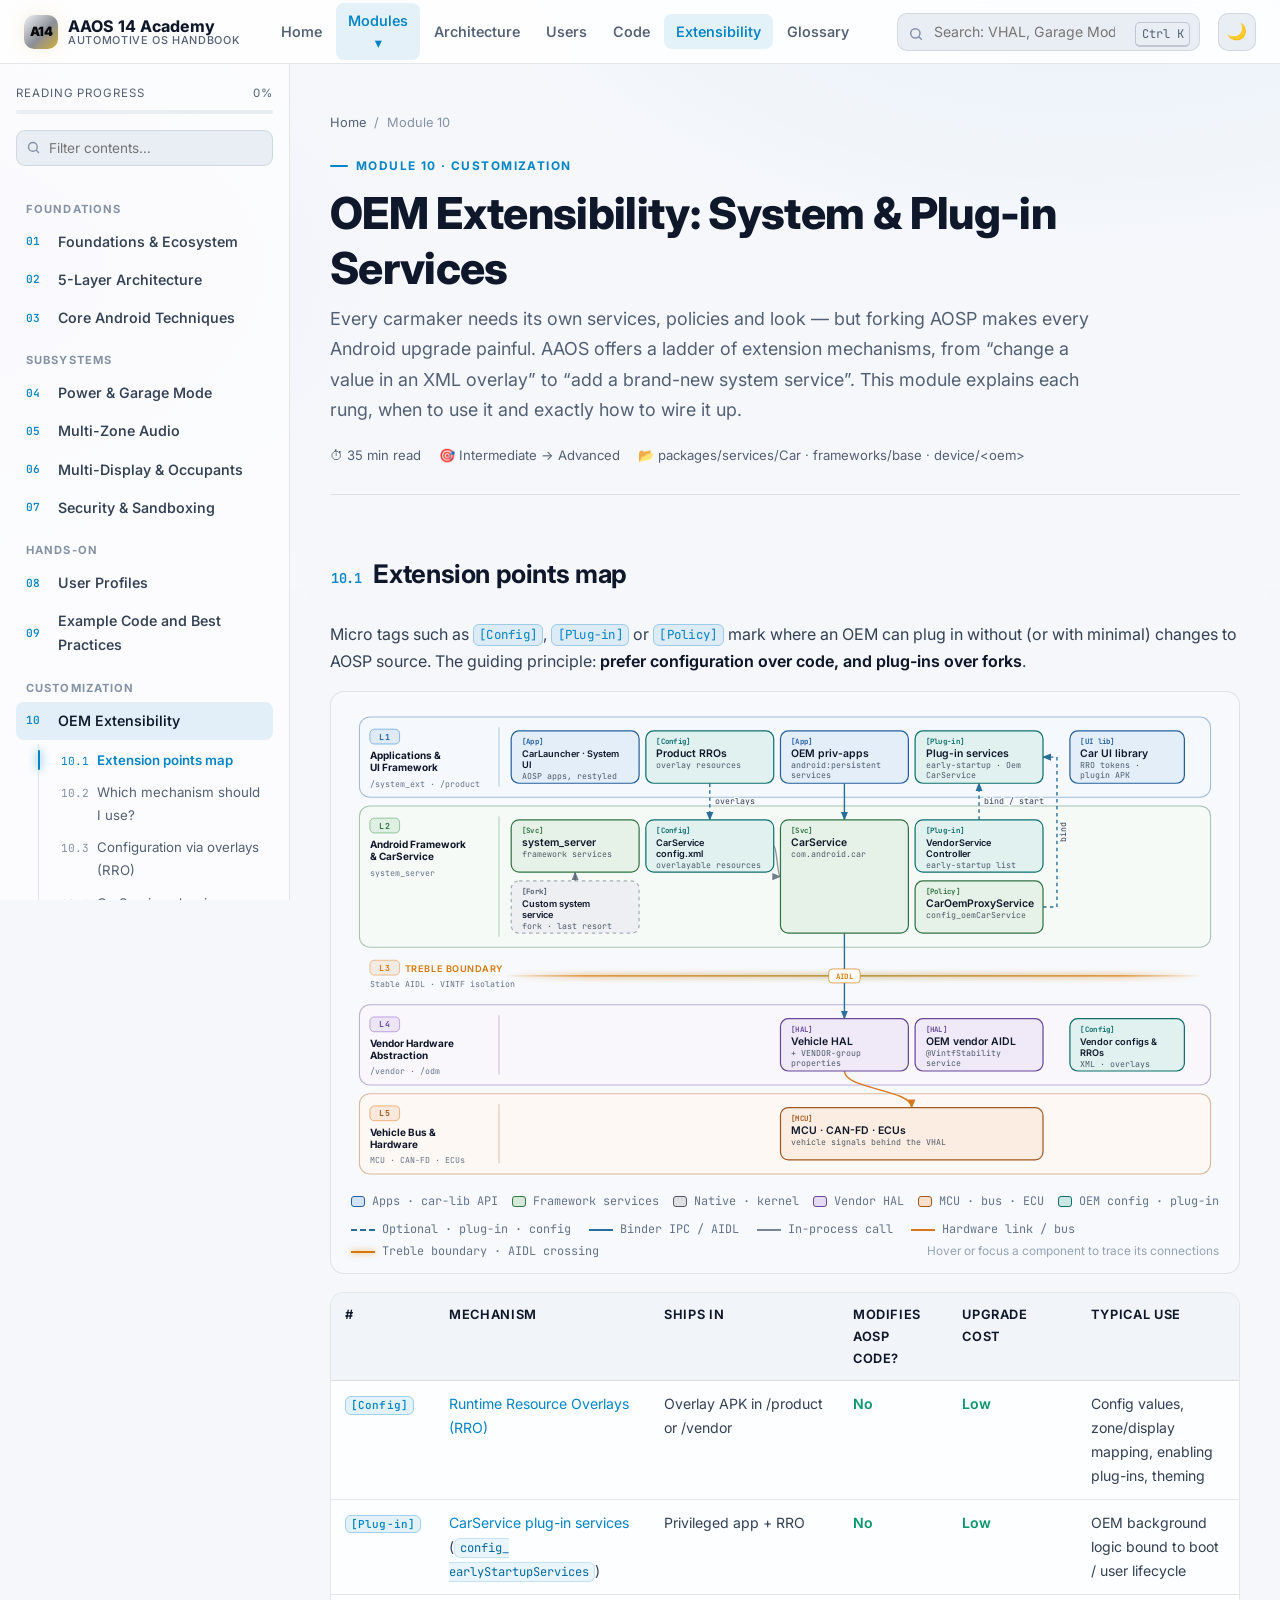
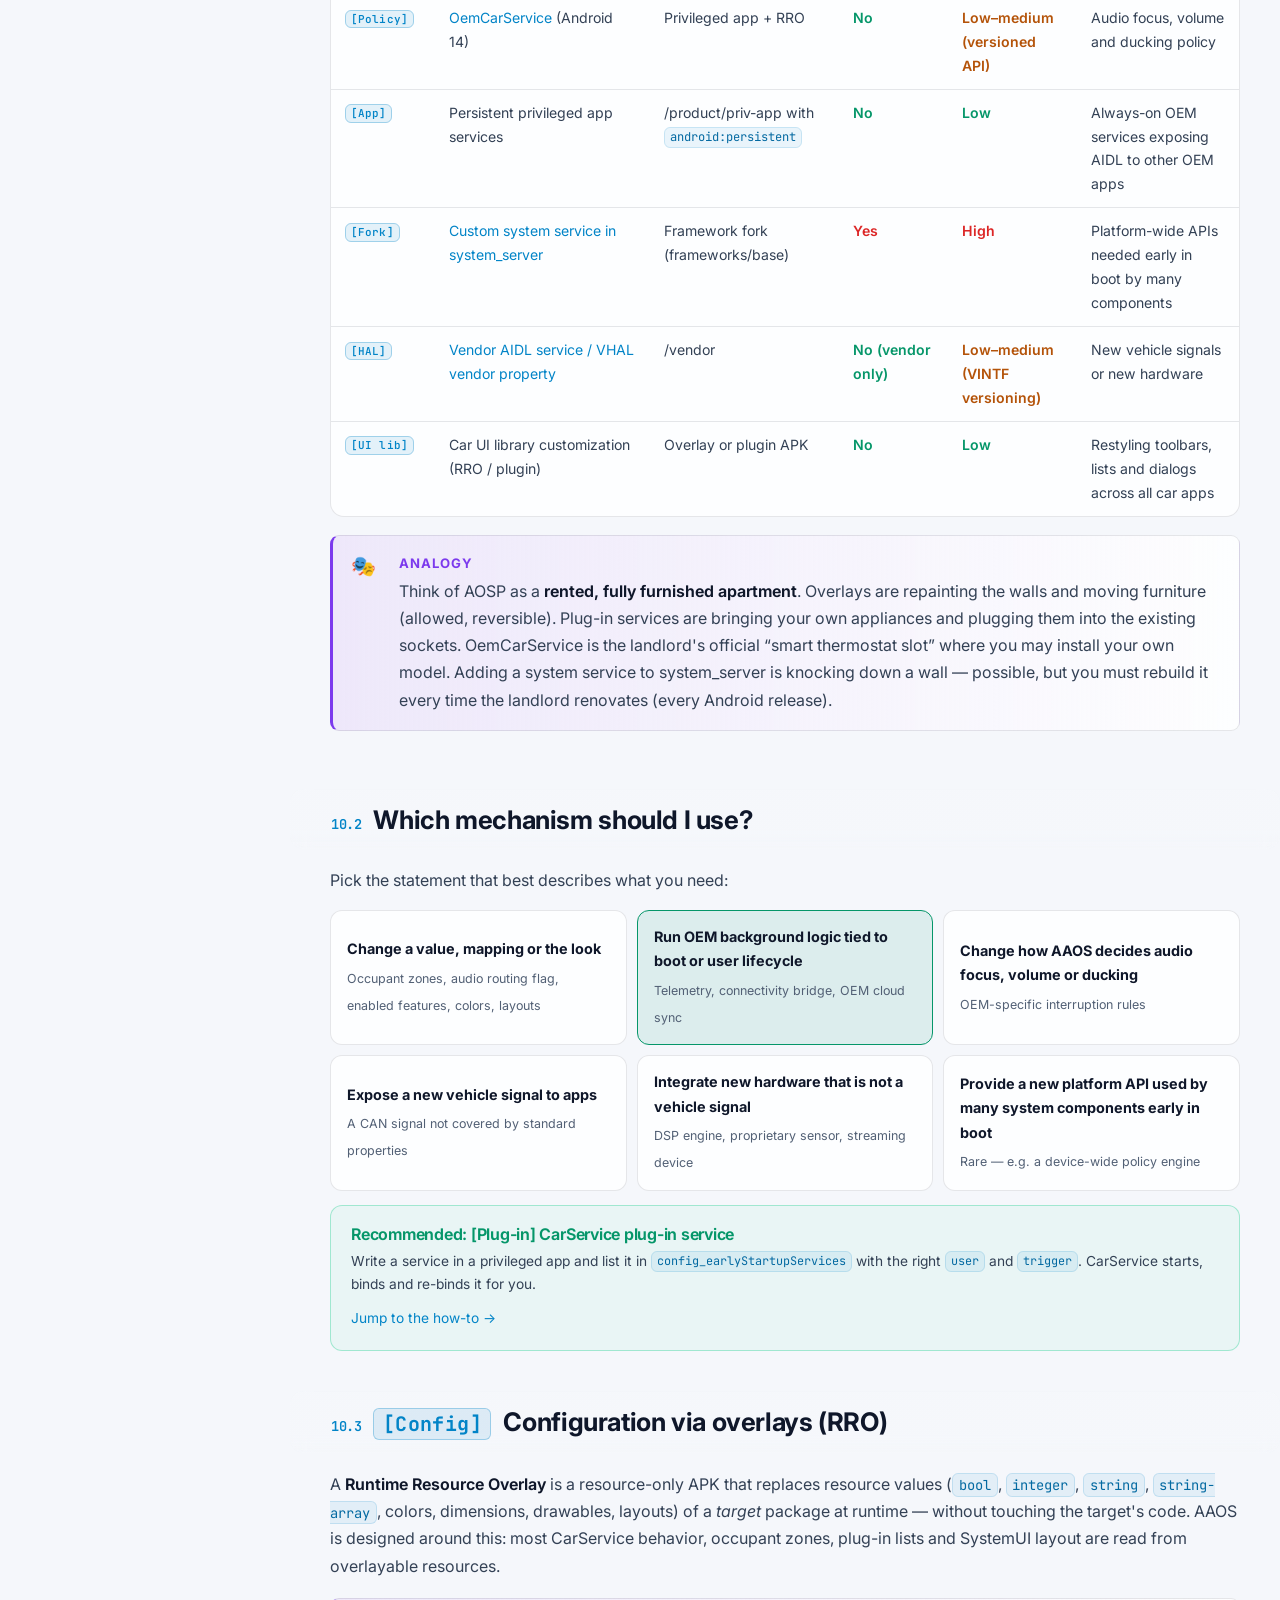
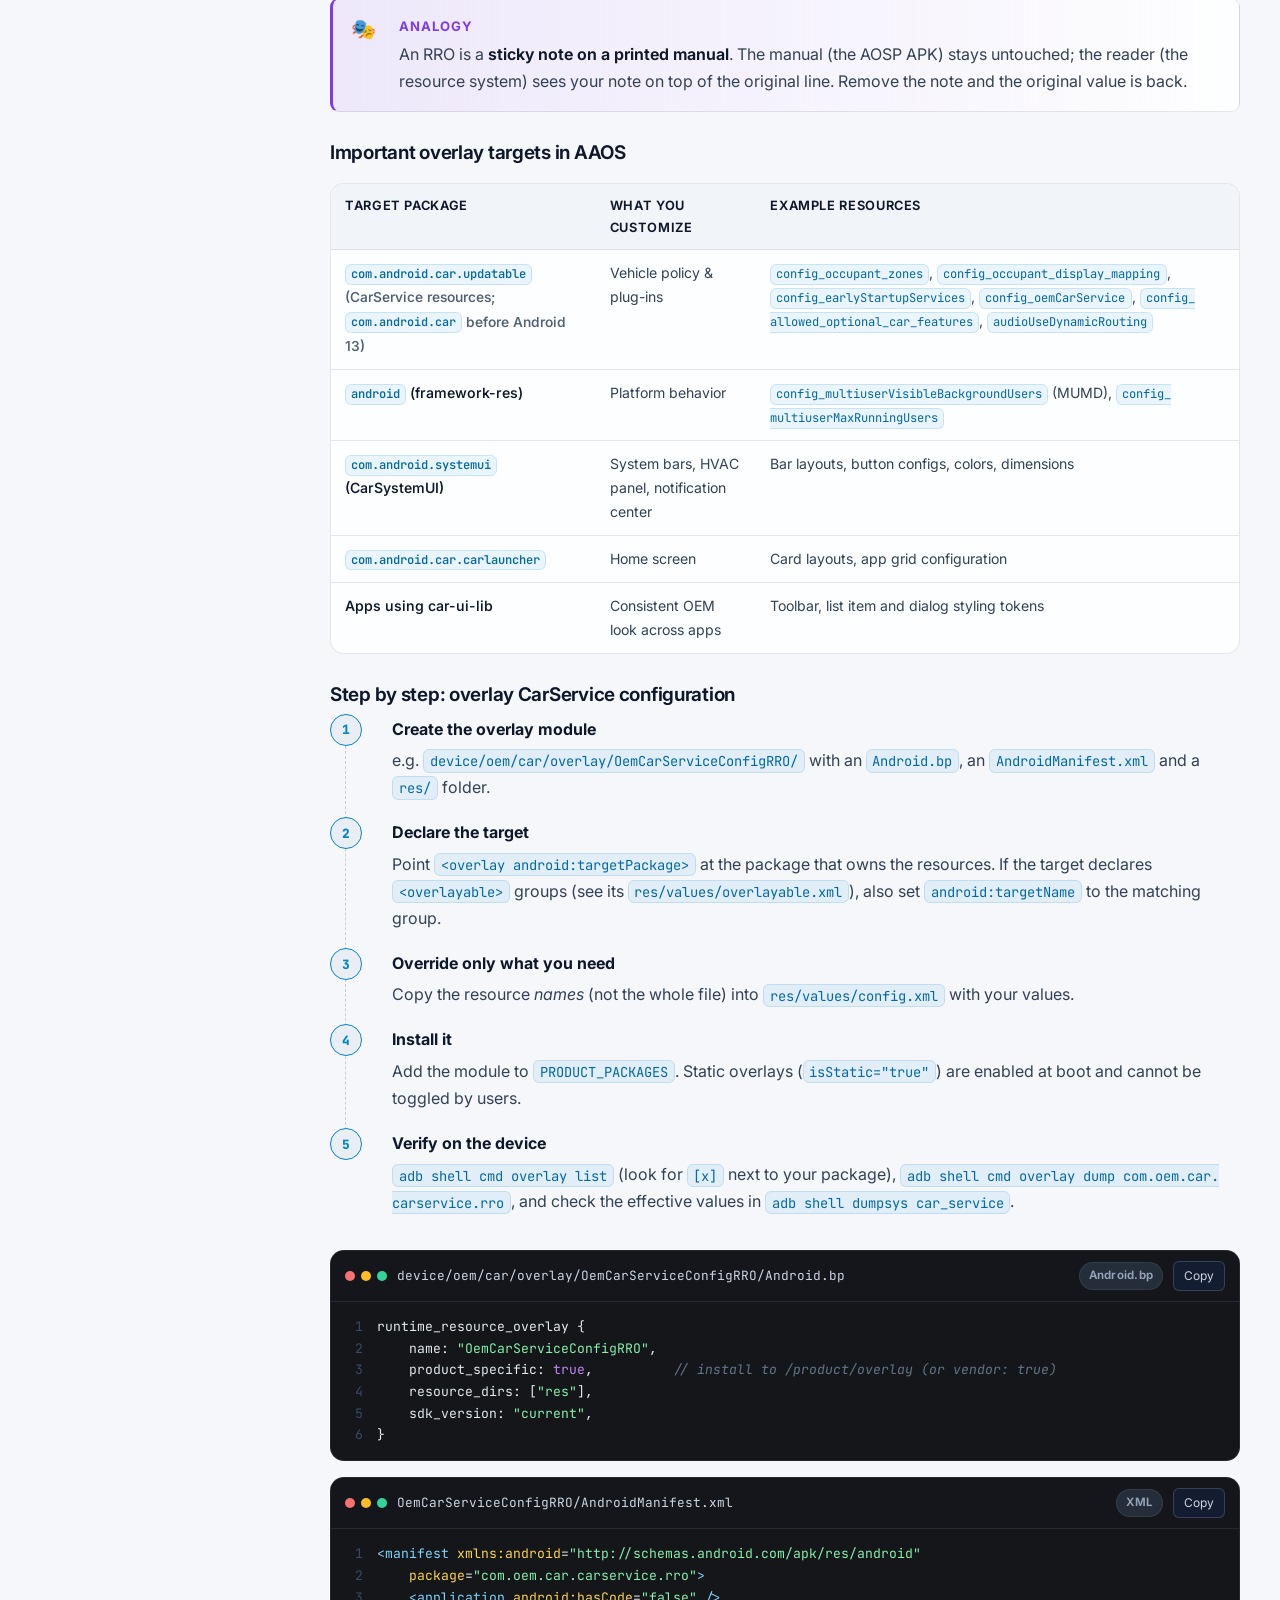
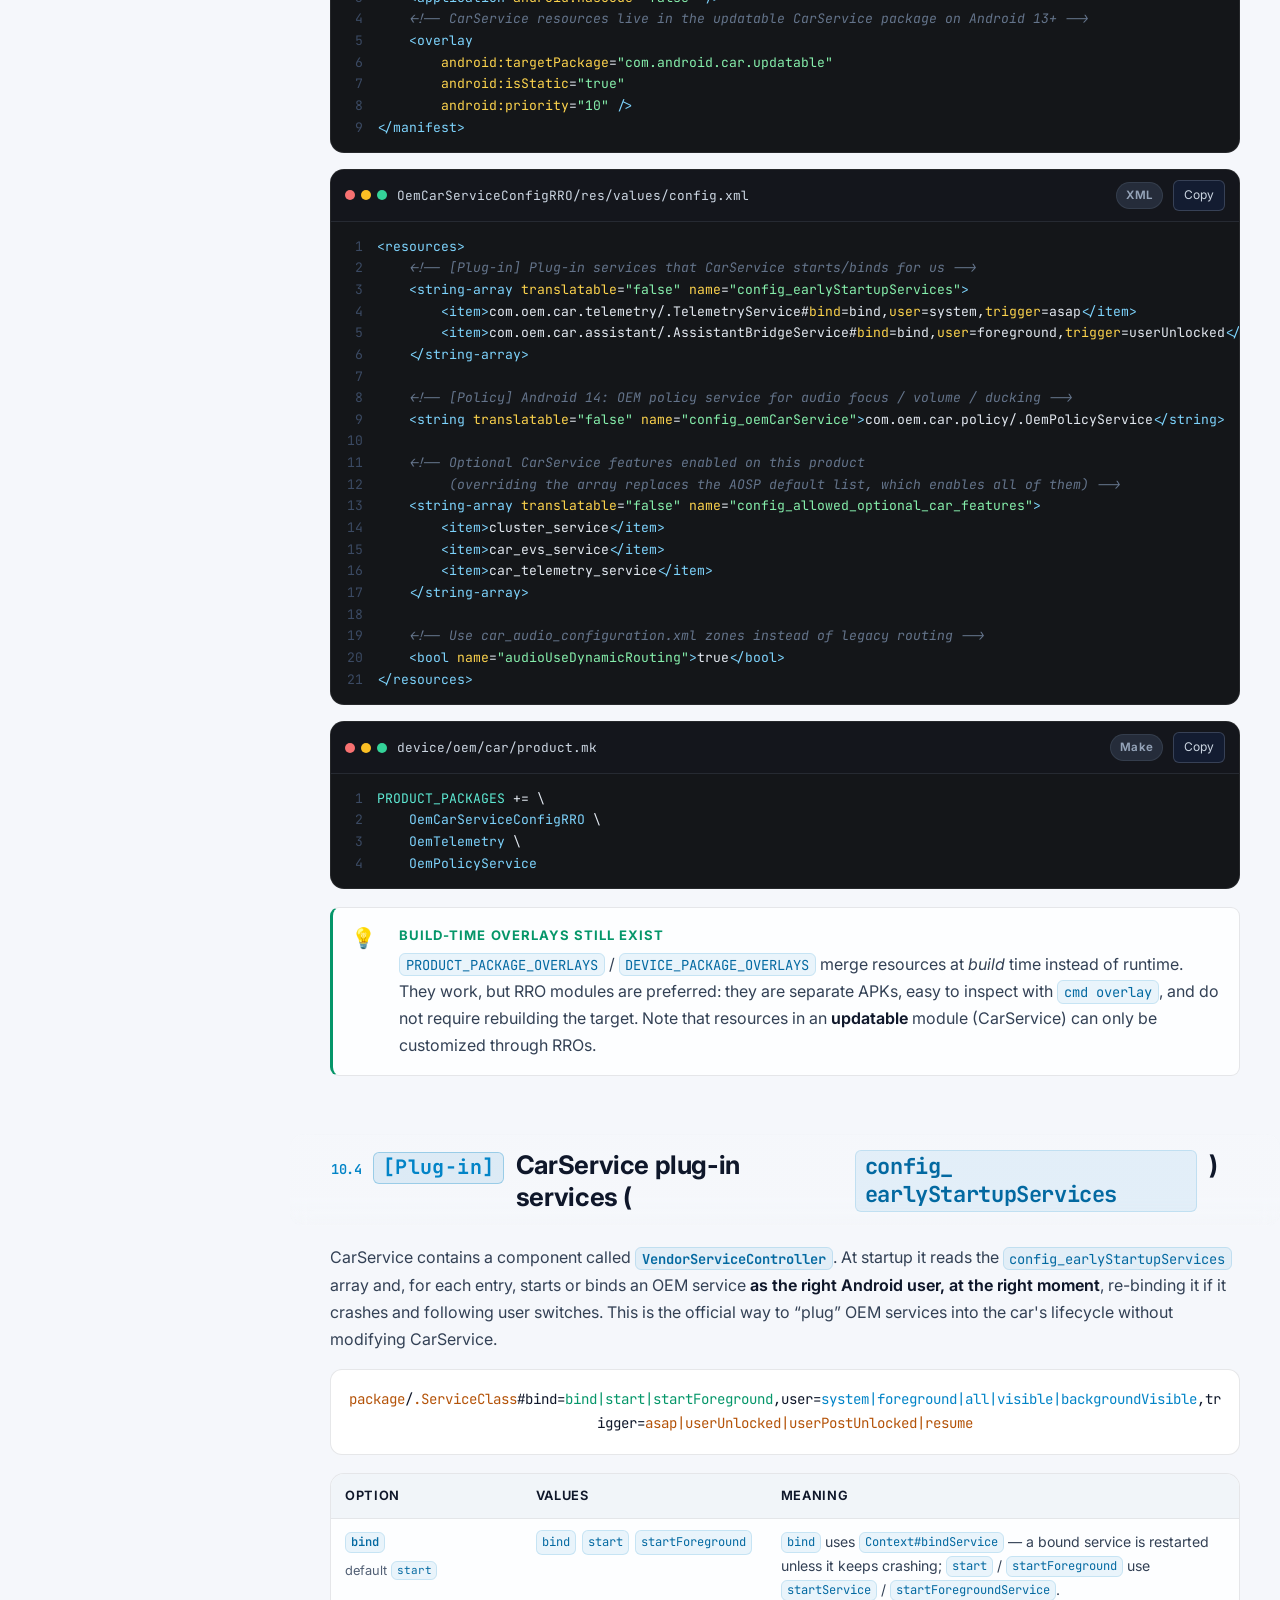
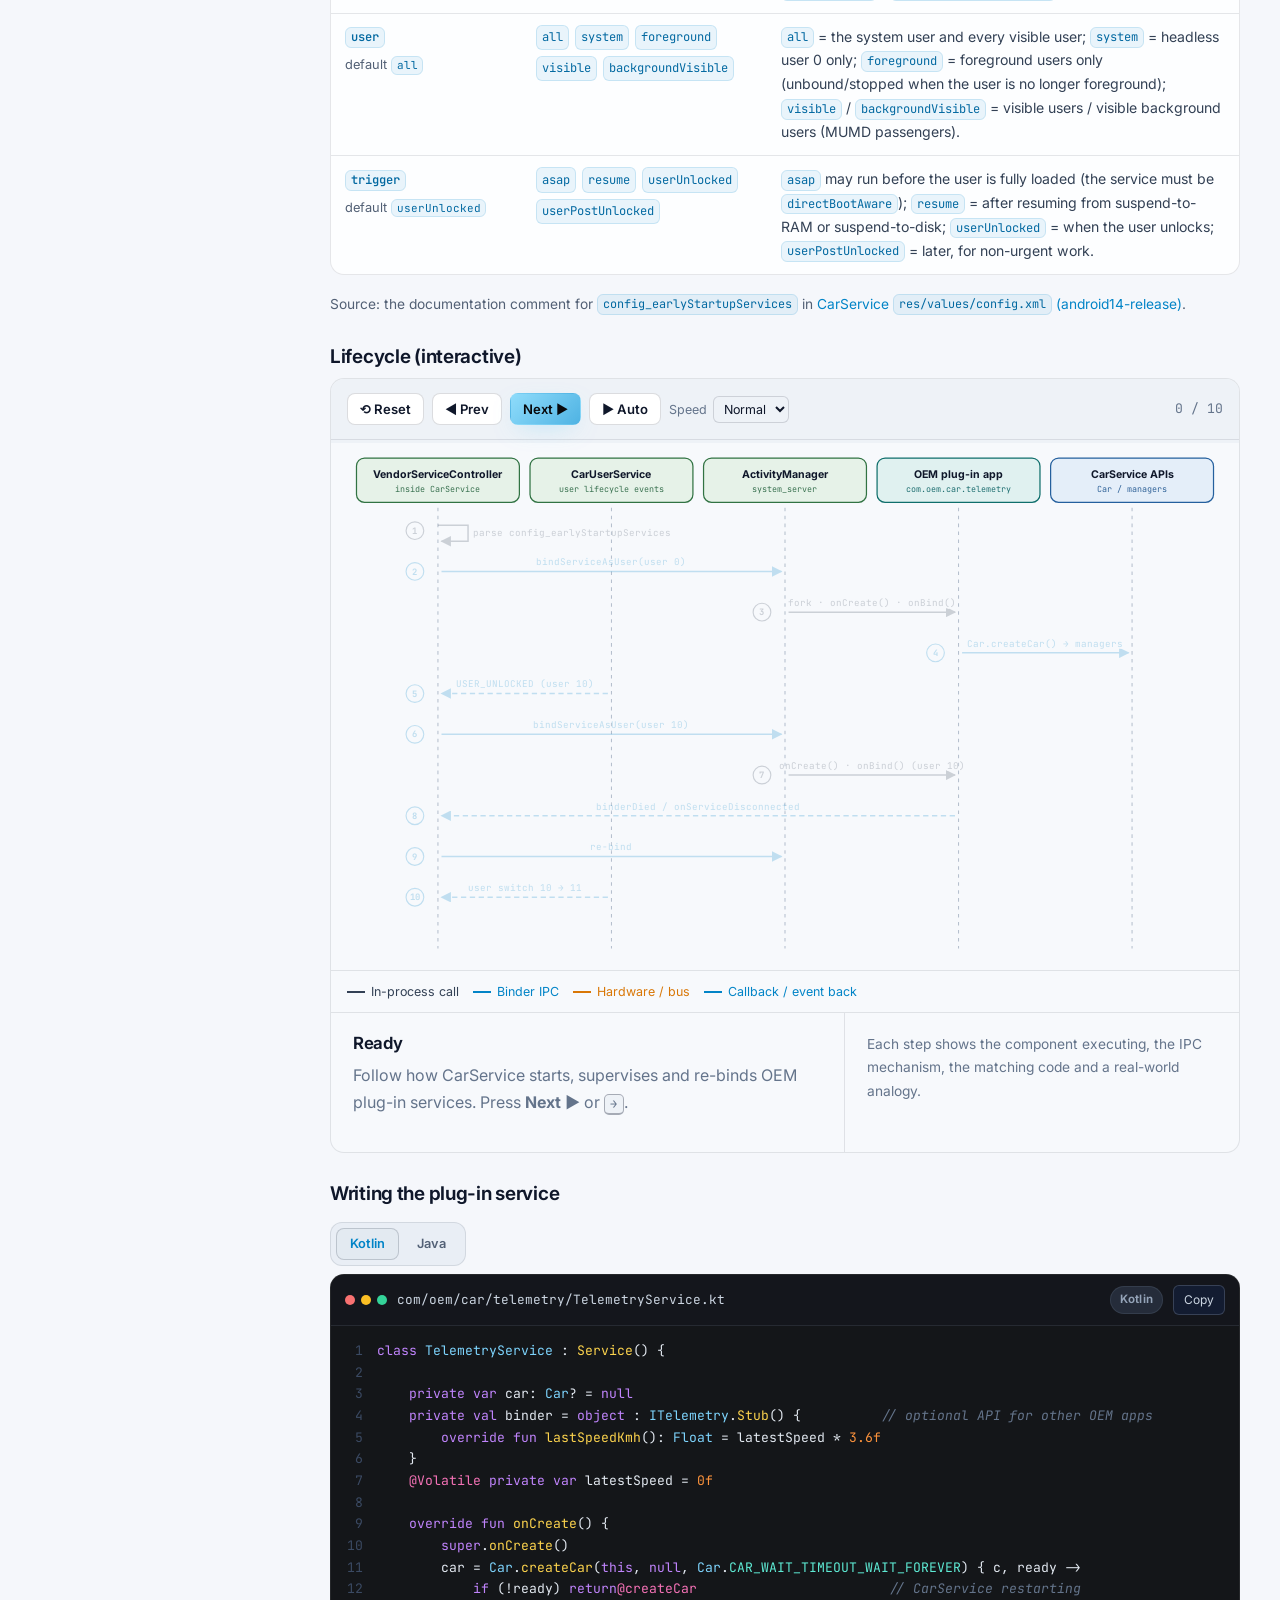
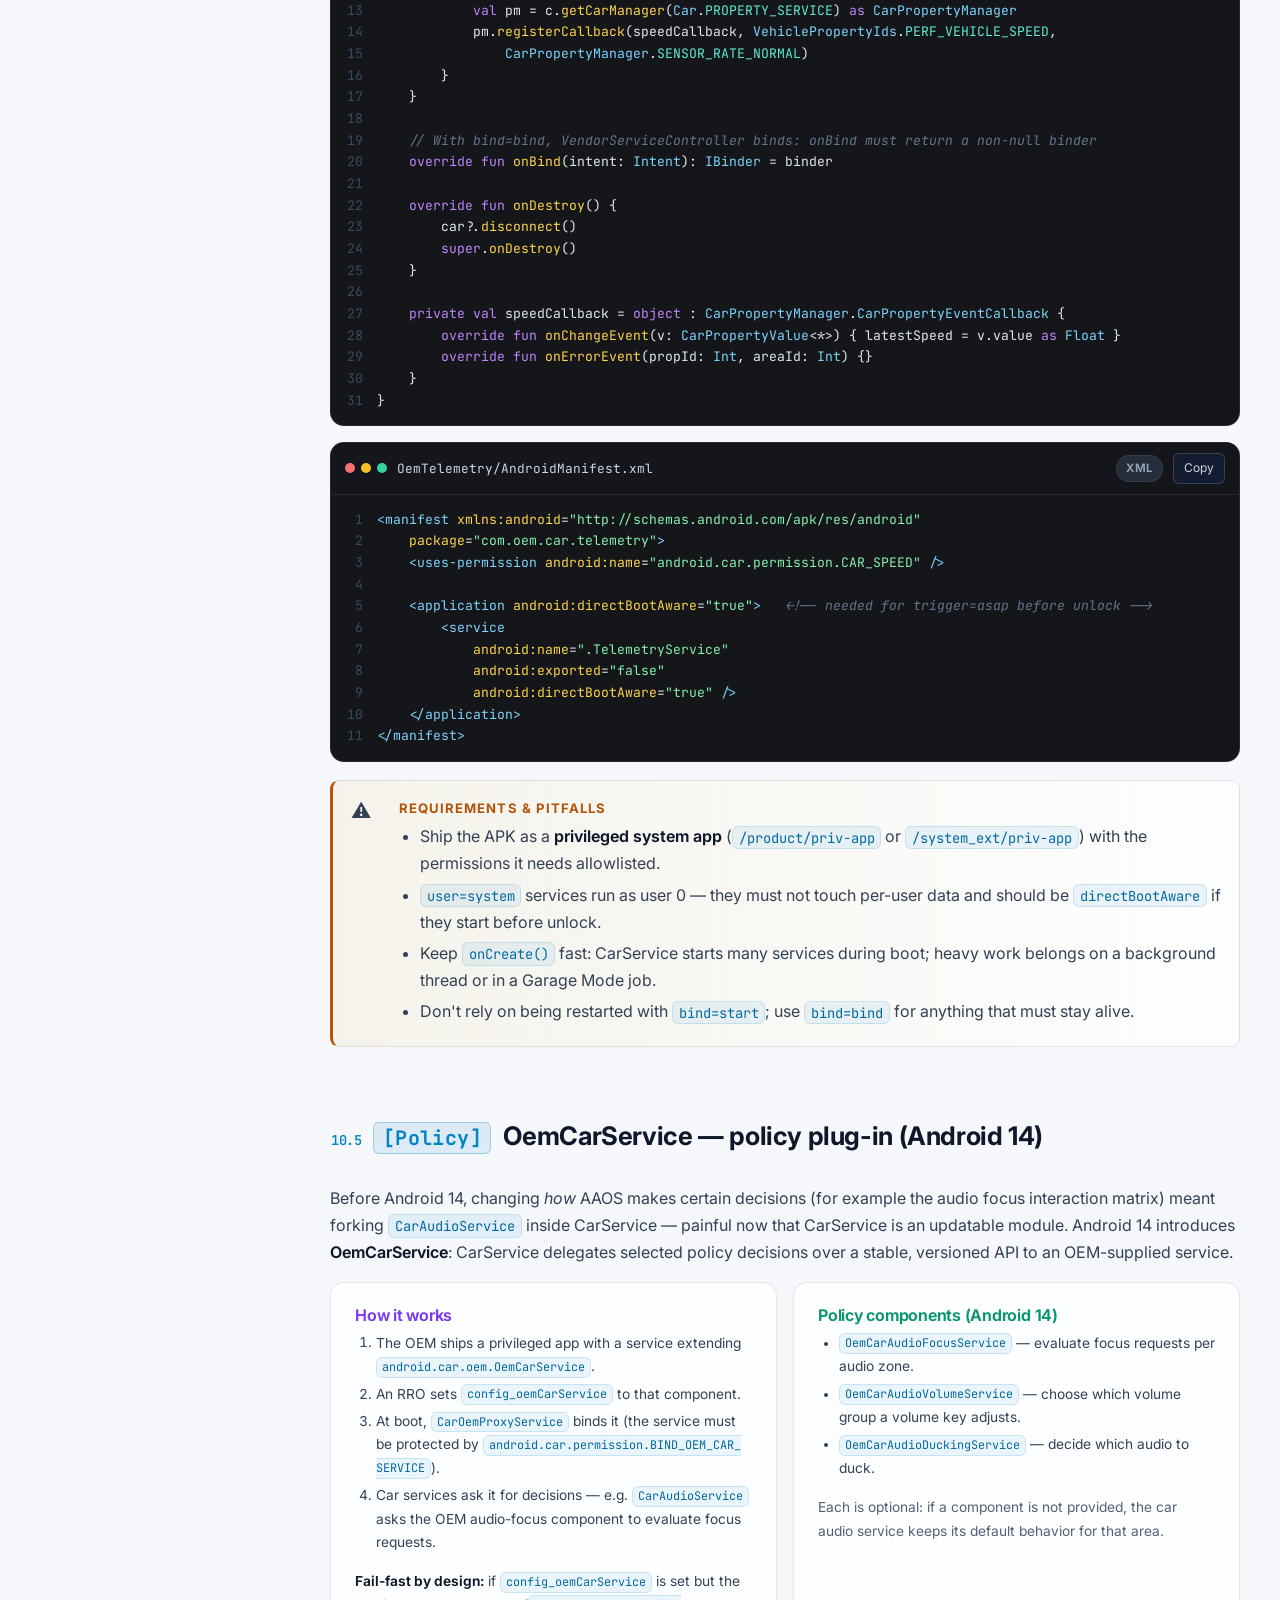
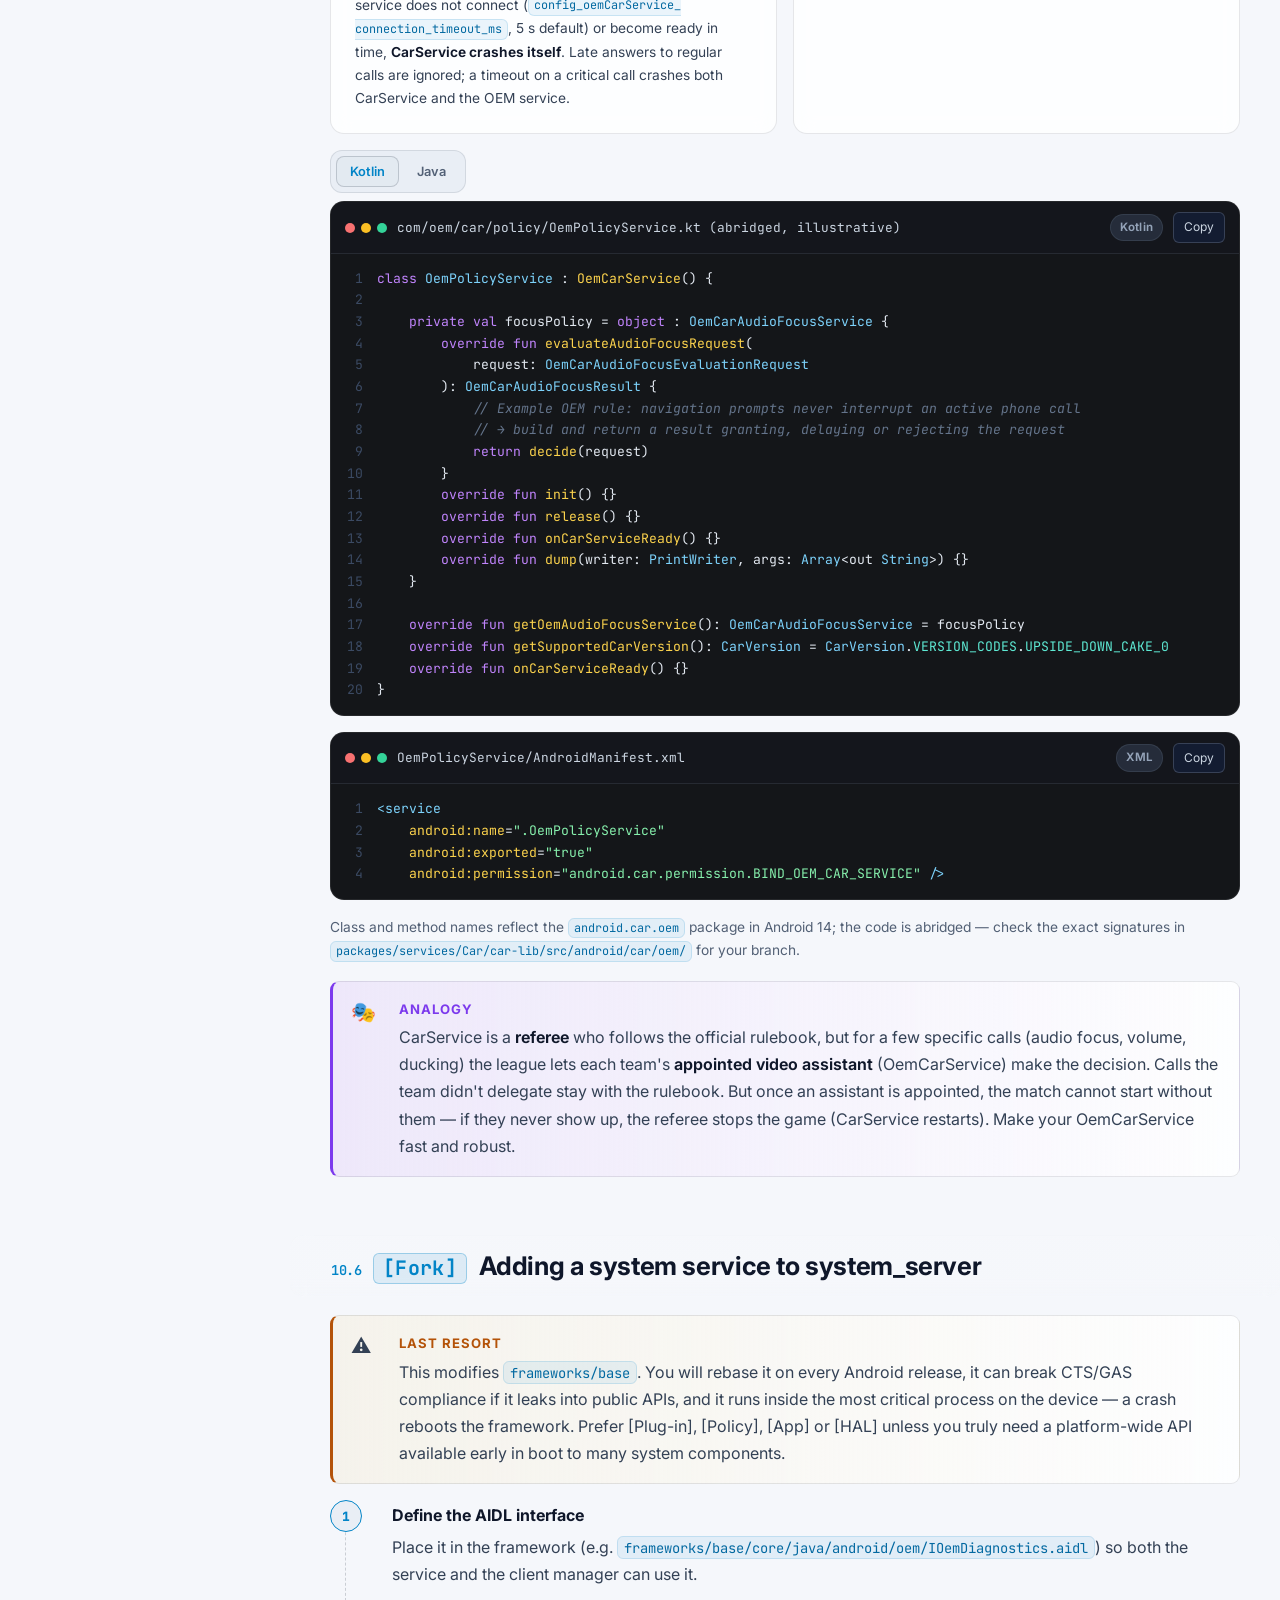
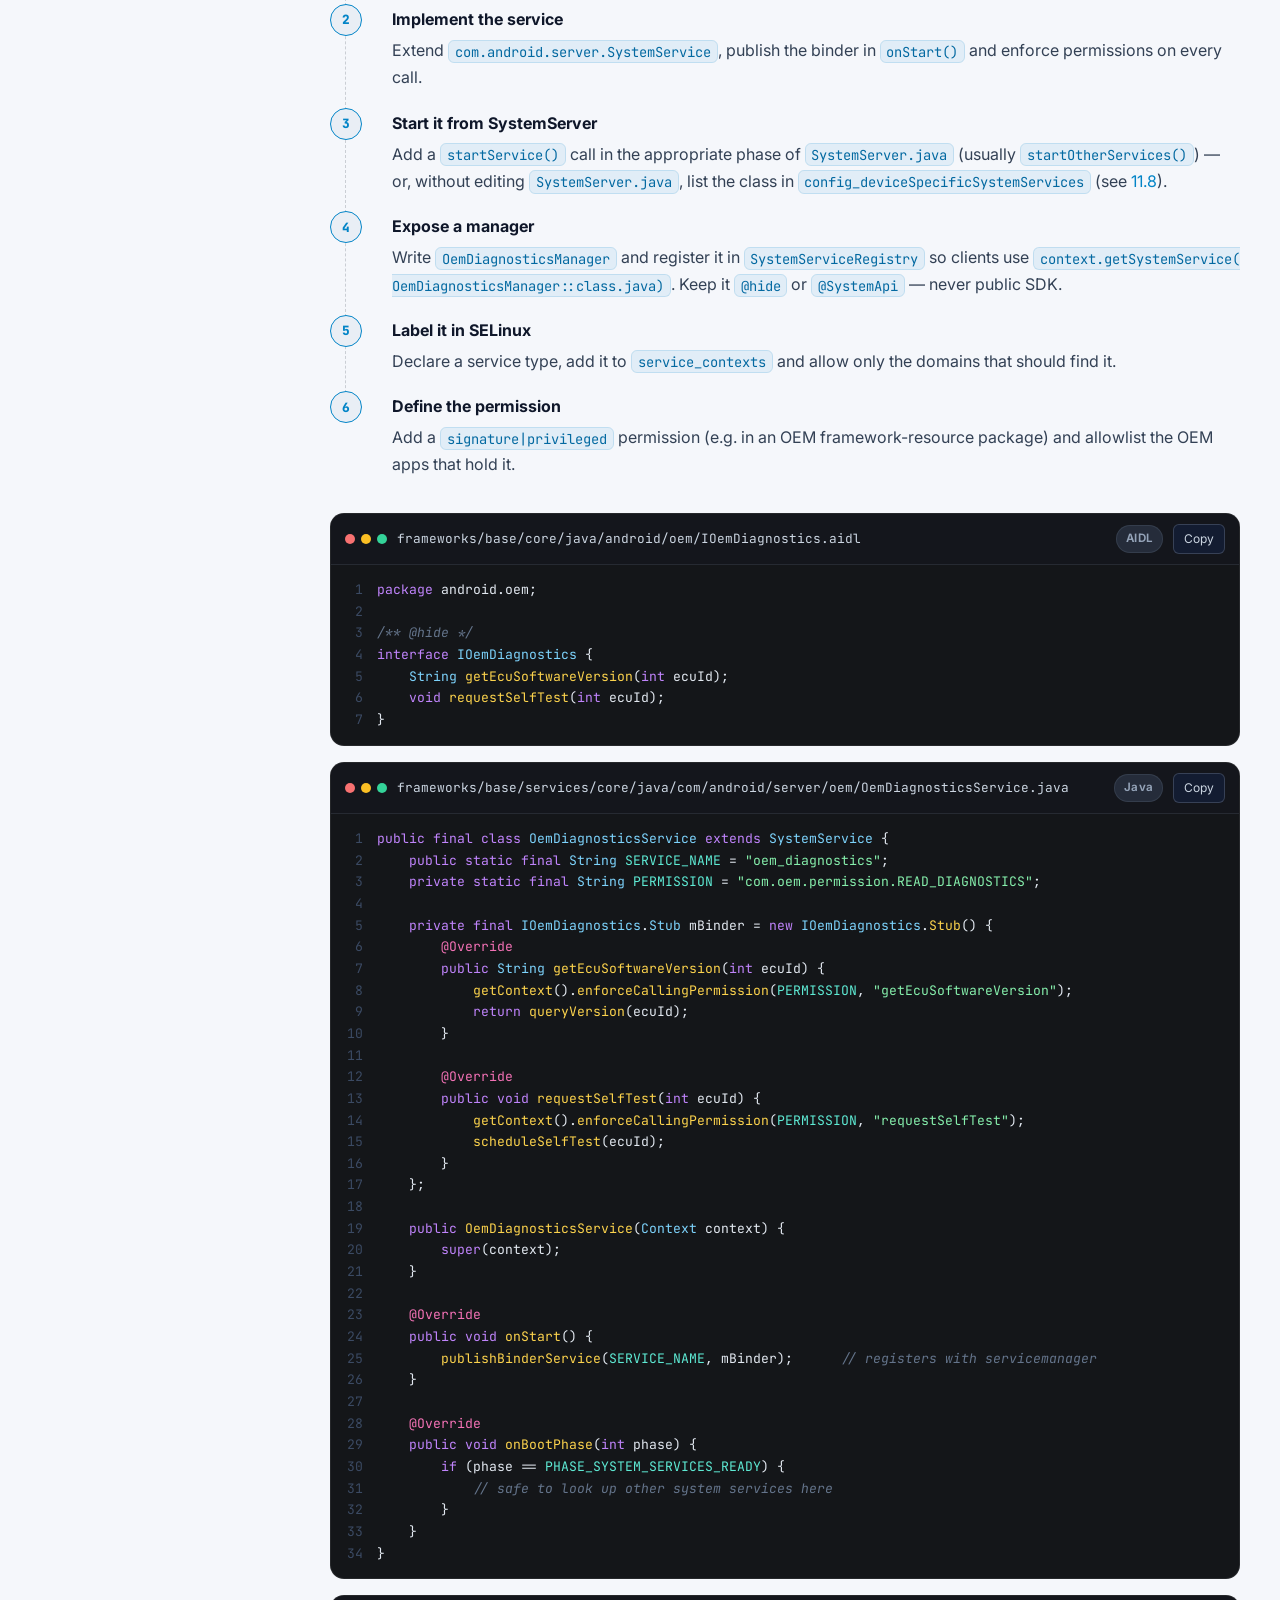
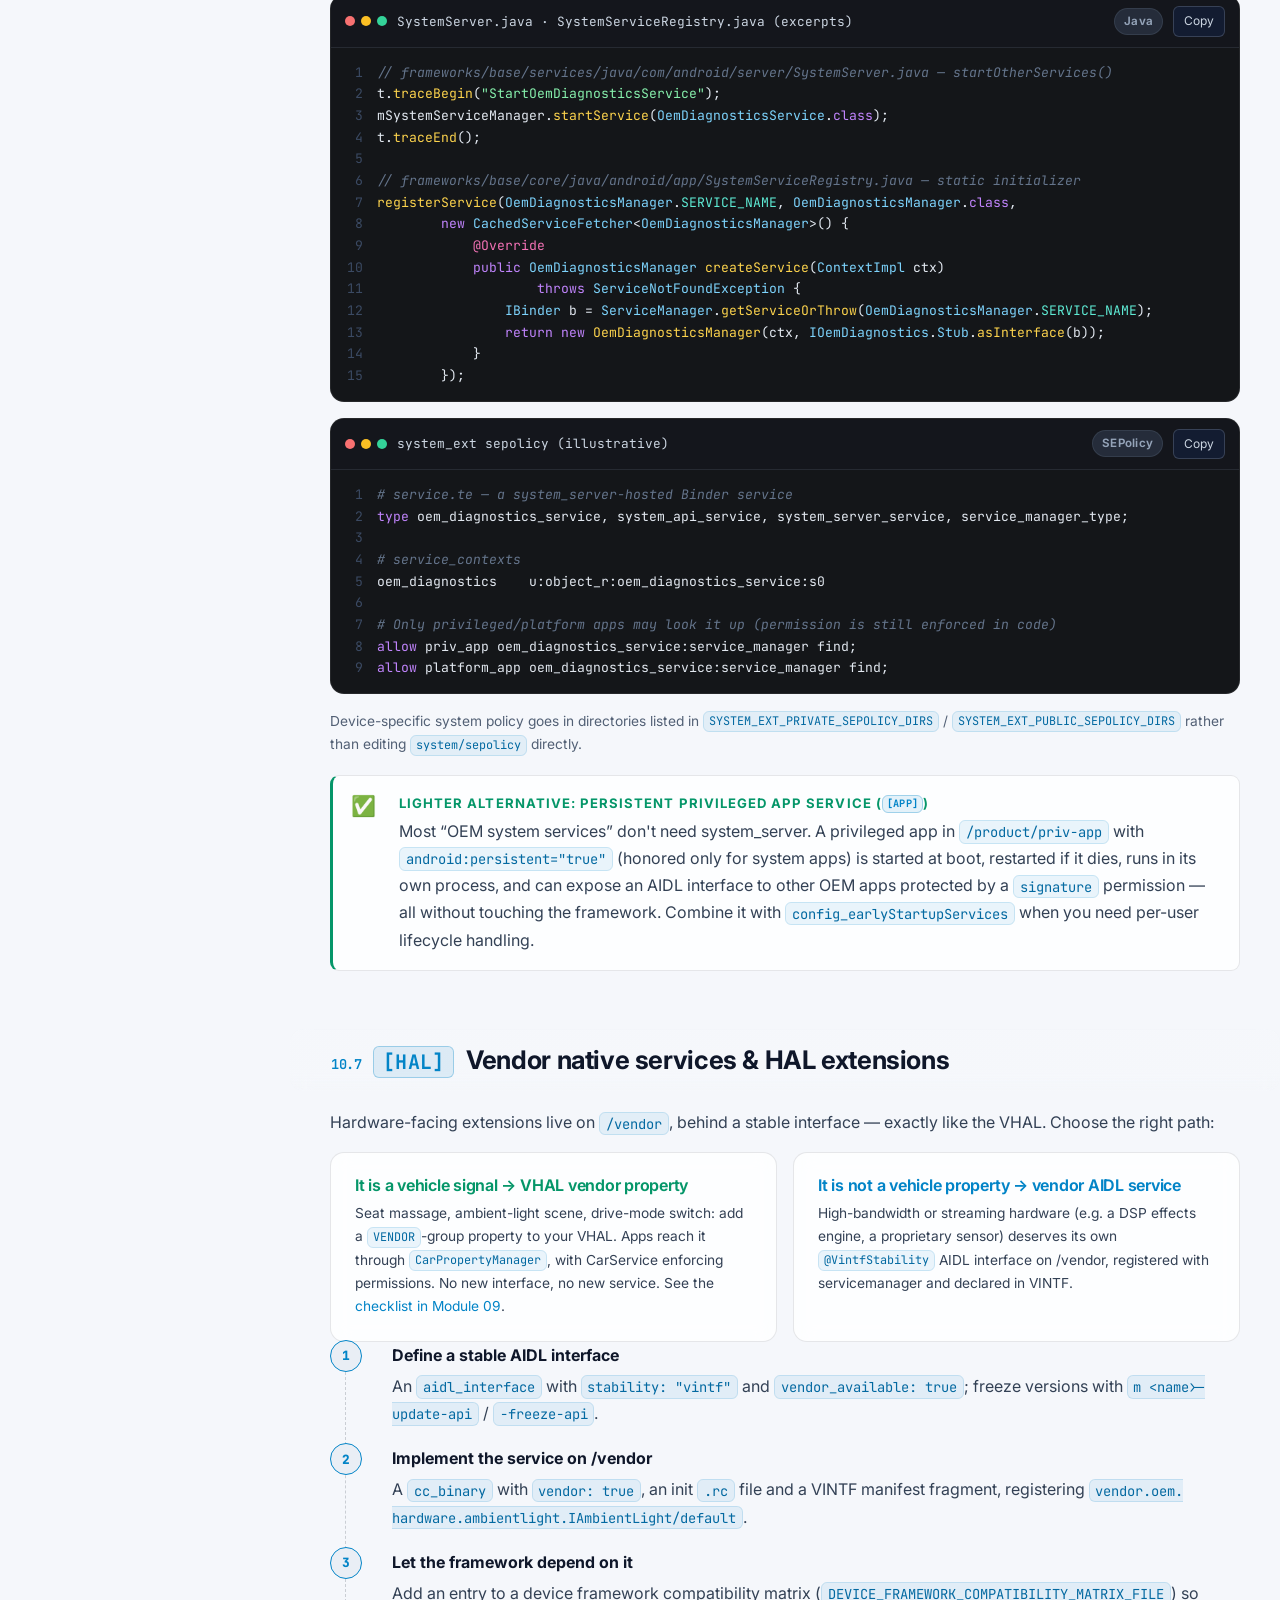
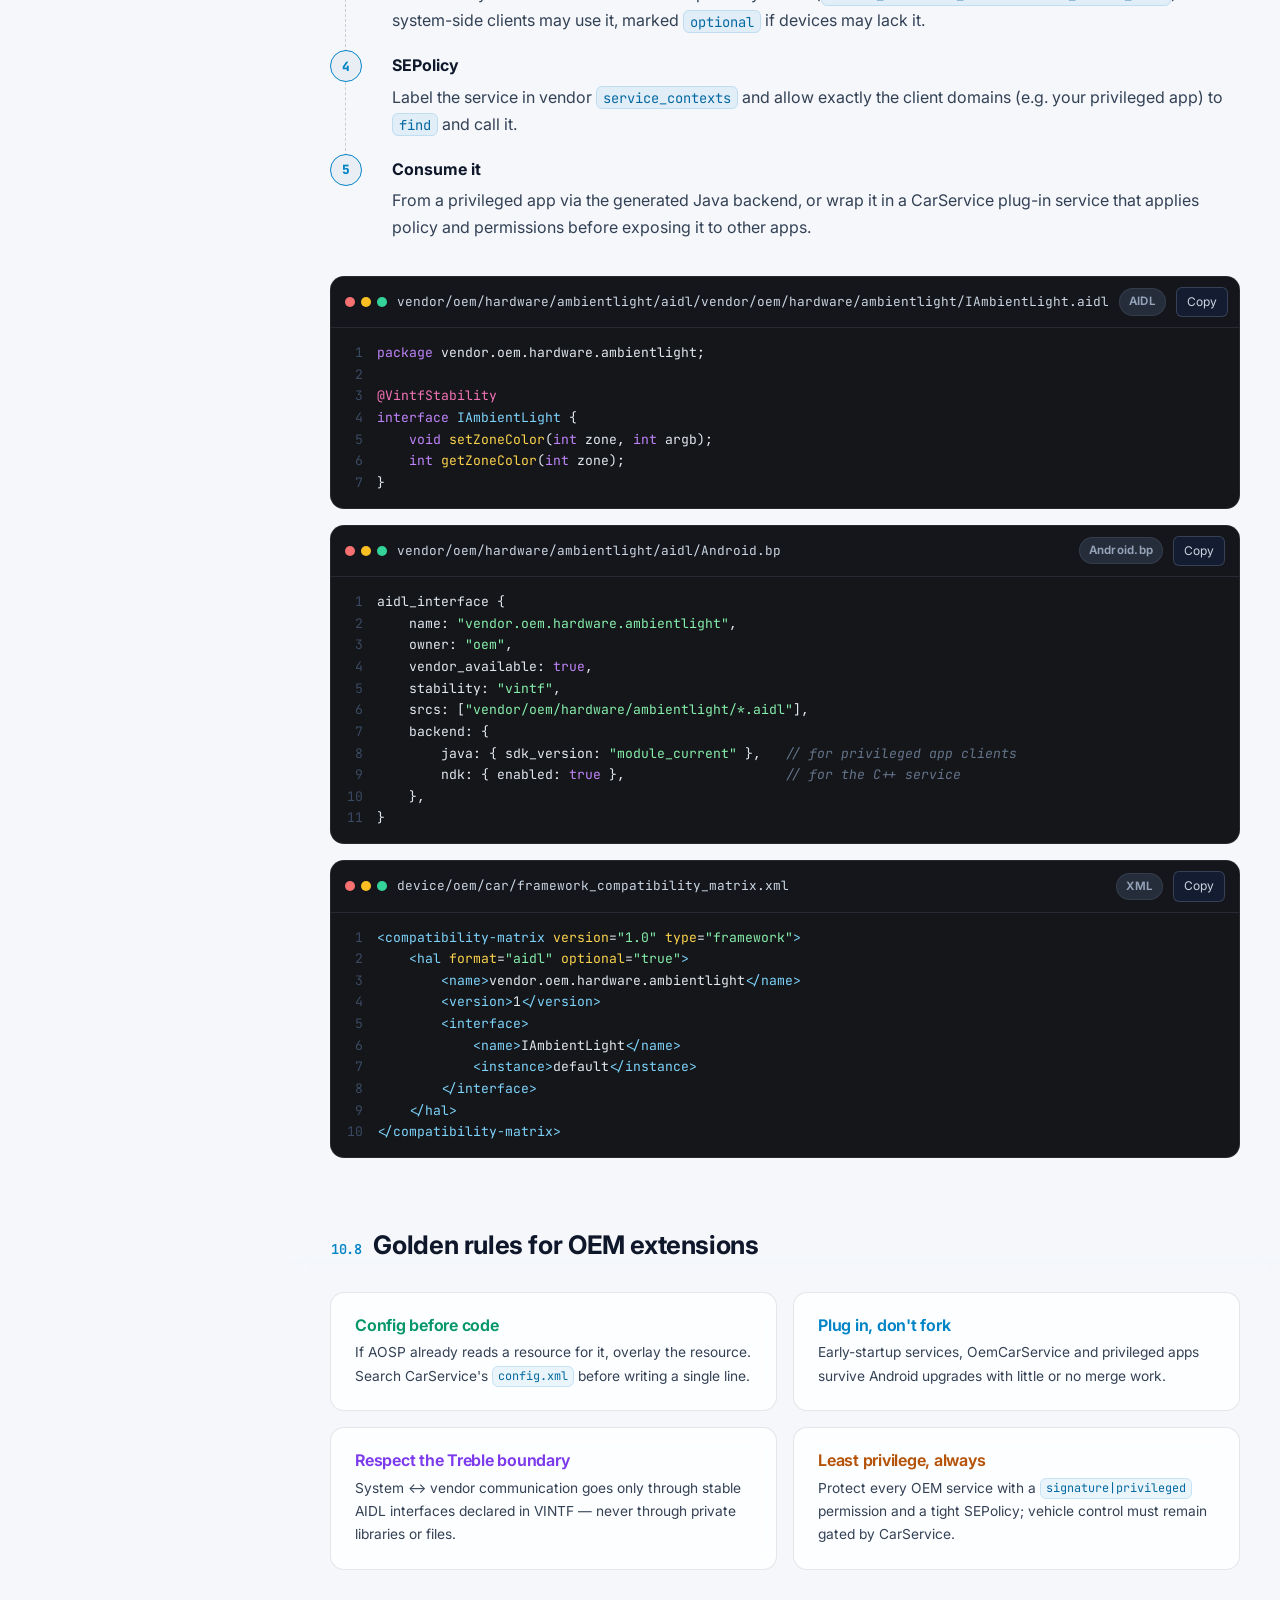
<file: aaos14-academy/extensions.html>
<!doctype html>
<html lang="en">
<head>
  <meta charset="utf-8">
  <meta name="viewport" content="width=device-width, initial-scale=1">
  <title>OEM Extensibility — AAOS 14 Academy</title>
  <meta name="description" content="How OEMs extend Android Automotive OS 14: runtime resource overlays, CarService plug-in services (config_earlyStartupServices), OemCarService, custom system services and vendor AIDL services.">
  <link rel="preconnect" href="https://fonts.googleapis.com">
  <link rel="preconnect" href="https://fonts.gstatic.com" crossorigin>
  <link href="https://fonts.googleapis.com/css2?family=Inter:wght@400;500;600;700;800&family=JetBrains+Mono:wght@400;600;700&display=swap" rel="stylesheet">
  <meta name="color-scheme" content="dark light">
  <link rel="stylesheet" href="assets/css/main.css?v=__BUILD__">
  <script>try{var t=localStorage.getItem("aaos-theme");if(t)document.documentElement.setAttribute("data-theme",t)}catch(e){}</script>
</head>
<body data-page="extensions">
  <div id="site-header"></div>
  <div class="layout">
    <aside class="sidebar" id="sidebar"></aside>
    <main class="content">
      <div class="content-inner">

        <header class="page-hero">
          <nav class="crumbs"><a href="index.html">Home</a><span>/</span><span>Module 10</span></nav>
          <div class="eyebrow">Module 10 · Customization</div>
          <h1>OEM Extensibility: System & Plug-in Services</h1>
          <p class="lead">Every carmaker needs its own services, policies and look — but forking AOSP makes every Android upgrade painful. AAOS offers a ladder of extension mechanisms, from “change a value in an XML overlay” to “add a brand-new system service”. This module explains each rung, when to use it and exactly how to wire it up.</p>
          <div class="page-meta"><span>⏱ 35 min read</span><span>🎯 Intermediate → Advanced</span><span>📂 packages/services/Car · frameworks/base · device/&lt;oem&gt;</span></div>
        </header>

        <section class="doc-section" id="extension-map" data-title="Extension points map">
          <div class="sec-head"><h2><span class="sec-num">10.1</span>Extension points map</h2></div>
          <p>Micro tags such as <code class="mtag">[Config]</code>, <code class="mtag">[Plug-in]</code> or <code class="mtag">[Policy]</code> mark where an OEM can plug in without (or with minimal) changes to AOSP source. The guiding principle: <strong>prefer configuration over code, and plug-ins over forks</strong>.</p>
          <div class="glass"><div class="hd-wrap" id="hd-ext"></div></div>

          <div class="table-wrap">
            <table class="t">
              <thead><tr><th>#</th><th>Mechanism</th><th>Ships in</th><th>Modifies AOSP code?</th><th>Upgrade cost</th><th>Typical use</th></tr></thead>
              <tbody>
                <tr><td><code class="mtag">[Config]</code></td><td><a href="#overlays">Runtime Resource Overlays (RRO)</a></td><td>Overlay APK in /product or /vendor</td><td class="yes">No</td><td class="yes">Low</td><td>Config values, zone/display mapping, enabling plug-ins, theming</td></tr>
                <tr><td><code class="mtag">[Plug-in]</code></td><td><a href="#plugin-services">CarService plug-in services</a> (<code>config_earlyStartupServices</code>)</td><td>Privileged app + RRO</td><td class="yes">No</td><td class="yes">Low</td><td>OEM background logic bound to boot / user lifecycle</td></tr>
                <tr><td><code class="mtag">[Policy]</code></td><td><a href="#oem-car-service">OemCarService</a> (Android 14)</td><td>Privileged app + RRO</td><td class="yes">No</td><td class="part">Low–medium (versioned API)</td><td>Audio focus, volume and ducking policy</td></tr>
                <tr><td><code class="mtag">[App]</code></td><td>Persistent privileged app services</td><td>/product/priv-app with <code>android:persistent</code></td><td class="yes">No</td><td class="yes">Low</td><td>Always-on OEM services exposing AIDL to other OEM apps</td></tr>
                <tr><td><code class="mtag">[Fork]</code></td><td><a href="#system-service">Custom system service in system_server</a></td><td>Framework fork (frameworks/base)</td><td class="no">Yes</td><td class="no">High</td><td>Platform-wide APIs needed early in boot by many components</td></tr>
                <tr><td><code class="mtag">[HAL]</code></td><td><a href="#vendor-service">Vendor AIDL service / VHAL vendor property</a></td><td>/vendor</td><td class="yes">No (vendor only)</td><td class="part">Low–medium (VINTF versioning)</td><td>New vehicle signals or new hardware</td></tr>
                <tr><td><code class="mtag">[UI lib]</code></td><td>Car UI library customization (RRO / plugin)</td><td>Overlay or plugin APK</td><td class="yes">No</td><td class="yes">Low</td><td>Restyling toolbars, lists and dialogs across all car apps</td></tr>
              </tbody>
            </table>
          </div>
          <div class="callout analogy">
            <div class="ci">🎭</div>
            <div><span class="ct">Analogy</span>
              <p>Think of AOSP as a <strong>rented, fully furnished apartment</strong>. Overlays are repainting the walls and moving furniture (allowed, reversible). Plug-in services are bringing your own appliances and plugging them into the existing sockets. OemCarService is the landlord's official “smart thermostat slot” where you may install your own model. Adding a system service to system_server is knocking down a wall — possible, but you must rebuild it every time the landlord renovates (every Android release).</p>
            </div>
          </div>
        </section>

        <section class="doc-section" id="decision" data-title="Which mechanism should I use?">
          <div class="sec-head"><h2><span class="sec-num">10.2</span>Which mechanism should I use?</h2></div>
          <p>Pick the statement that best describes what you need:</p>
          <div class="ext-pick" id="ext-pick"></div>
          <div class="ext-answer" id="ext-answer" aria-live="polite"></div>
        </section>

        <section class="doc-section" id="overlays" data-title="Configuration via overlays (RRO)">
          <div class="sec-head"><h2><span class="sec-num">10.3</span><code class="mtag">[Config]</code> Configuration via overlays (RRO)</h2></div>
          <p>A <strong>Runtime Resource Overlay</strong> is a resource-only APK that replaces resource values (<code>bool</code>, <code>integer</code>, <code>string</code>, <code>string-array</code>, colors, dimensions, drawables, layouts) of a <em>target</em> package at runtime — without touching the target's code. AAOS is designed around this: most CarService behavior, occupant zones, plug-in lists and SystemUI layout are read from overlayable resources.</p>
          <div class="callout analogy">
            <div class="ci">🎭</div>
            <div><span class="ct">Analogy</span>
              <p>An RRO is a <strong>sticky note on a printed manual</strong>. The manual (the AOSP APK) stays untouched; the reader (the resource system) sees your note on top of the original line. Remove the note and the original value is back.</p>
            </div>
          </div>

          <h3>Important overlay targets in AAOS</h3>
          <div class="table-wrap">
            <table class="t">
              <thead><tr><th>Target package</th><th>What you customize</th><th>Example resources</th></tr></thead>
              <tbody>
                <tr><td><code>com.android.car.updatable</code><br><span class="small muted">(CarService resources; <code>com.android.car</code> before Android 13)</span></td><td>Vehicle policy & plug-ins</td><td><code>config_occupant_zones</code>, <code>config_occupant_display_mapping</code>, <code>config_earlyStartupServices</code>, <code>config_oemCarService</code>, <code>config_allowed_optional_car_features</code>, <code>audioUseDynamicRouting</code></td></tr>
                <tr><td><code>android</code> (framework-res)</td><td>Platform behavior</td><td><code>config_multiuserVisibleBackgroundUsers</code> (MUMD), <code>config_multiuserMaxRunningUsers</code></td></tr>
                <tr><td><code>com.android.systemui</code> (CarSystemUI)</td><td>System bars, HVAC panel, notification center</td><td>Bar layouts, button configs, colors, dimensions</td></tr>
                <tr><td><code>com.android.car.carlauncher</code></td><td>Home screen</td><td>Card layouts, app grid configuration</td></tr>
                <tr><td>Apps using car-ui-lib</td><td>Consistent OEM look across apps</td><td>Toolbar, list item and dialog styling tokens</td></tr>
              </tbody>
            </table>
          </div>

          <h3>Step by step: overlay CarService configuration</h3>
          <ol class="steps-list">
            <li><b>Create the overlay module</b>e.g. <code>device/oem/car/overlay/OemCarServiceConfigRRO/</code> with an <code>Android.bp</code>, an <code>AndroidManifest.xml</code> and a <code>res/</code> folder.</li>
            <li><b>Declare the target</b>Point <code>&lt;overlay android:targetPackage&gt;</code> at the package that owns the resources. If the target declares <code>&lt;overlayable&gt;</code> groups (see its <code>res/values/overlayable.xml</code>), also set <code>android:targetName</code> to the matching group.</li>
            <li><b>Override only what you need</b>Copy the resource <em>names</em> (not the whole file) into <code>res/values/config.xml</code> with your values.</li>
            <li><b>Install it</b>Add the module to <code>PRODUCT_PACKAGES</code>. Static overlays (<code>isStatic="true"</code>) are enabled at boot and cannot be toggled by users.</li>
            <li><b>Verify on the device</b><code>adb shell cmd overlay list</code> (look for <code>[x]</code> next to your package), <code>adb shell cmd overlay dump com.oem.car.carservice.rro</code>, and check the effective values in <code>adb shell dumpsys car_service</code>.</li>
          </ol>
          <script type="text/plain" data-code data-lang="conf" data-file="device/oem/car/overlay/OemCarServiceConfigRRO/Android.bp" data-label="Android.bp">
runtime_resource_overlay {
    name: "OemCarServiceConfigRRO",
    product_specific: true,          // install to /product/overlay (or vendor: true)
    resource_dirs: ["res"],
    sdk_version: "current",
}
          </script>
          <script type="text/plain" data-code data-lang="xml" data-file="OemCarServiceConfigRRO/AndroidManifest.xml" data-label="XML">
<manifest xmlns:android="http://schemas.android.com/apk/res/android"
    package="com.oem.car.carservice.rro">
    <application android:hasCode="false" />
    <!-- CarService resources live in the updatable CarService package on Android 13+ -->
    <overlay
        android:targetPackage="com.android.car.updatable"
        android:isStatic="true"
        android:priority="10" />
</manifest>
          </script>
          <script type="text/plain" data-code data-lang="xml" data-file="OemCarServiceConfigRRO/res/values/config.xml" data-label="XML">
<resources>
    <!-- [Plug-in] Plug-in services that CarService starts/binds for us -->
    <string-array translatable="false" name="config_earlyStartupServices">
        <item>com.oem.car.telemetry/.TelemetryService#bind=bind,user=system,trigger=asap</item>
        <item>com.oem.car.assistant/.AssistantBridgeService#bind=bind,user=foreground,trigger=userUnlocked</item>
    </string-array>

    <!-- [Policy] Android 14: OEM policy service for audio focus / volume / ducking -->
    <string translatable="false" name="config_oemCarService">com.oem.car.policy/.OemPolicyService</string>

    <!-- Optional CarService features enabled on this product
         (overriding the array replaces the AOSP default list, which enables all of them) -->
    <string-array translatable="false" name="config_allowed_optional_car_features">
        <item>cluster_service</item>
        <item>car_evs_service</item>
        <item>car_telemetry_service</item>
    </string-array>

    <!-- Use car_audio_configuration.xml zones instead of legacy routing -->
    <bool name="audioUseDynamicRouting">true</bool>
</resources>
          </script>
          <script type="text/plain" data-code data-lang="conf" data-file="device/oem/car/product.mk" data-label="Make">
PRODUCT_PACKAGES += \
    OemCarServiceConfigRRO \
    OemTelemetry \
    OemPolicyService
          </script>
          <div class="callout tip">
            <div class="ci">💡</div>
            <div><span class="ct">Build-time overlays still exist</span>
              <p><code>PRODUCT_PACKAGE_OVERLAYS</code> / <code>DEVICE_PACKAGE_OVERLAYS</code> merge resources at <em>build</em> time instead of runtime. They work, but RRO modules are preferred: they are separate APKs, easy to inspect with <code>cmd overlay</code>, and do not require rebuilding the target. Note that resources in an <strong>updatable</strong> module (CarService) can only be customized through RROs.</p>
            </div>
          </div>
        </section>

        <section class="doc-section" id="plugin-services" data-title="CarService plug-in services">
          <div class="sec-head"><h2><span class="sec-num">10.4</span><code class="mtag">[Plug-in]</code> CarService plug-in services (<code>config_earlyStartupServices</code>)</h2></div>
          <p>CarService contains a component called <strong><code>VendorServiceController</code></strong>. At startup it reads the <code>config_earlyStartupServices</code> array and, for each entry, starts or binds an OEM service <strong>as the right Android user, at the right moment</strong>, re-binding it if it crashes and following user switches. This is the official way to “plug” OEM services into the car's lifecycle without modifying CarService.</p>
          <div class="formula" style="font-size:.88rem">
            <span class="var">package</span>/<span class="var">.ServiceClass</span>#bind=<span class="c-green">bind|start|startForeground</span>,user=<span class="c-blue">system|foreground|all|visible|backgroundVisible</span>,trigger=<span class="c-amber">asap|userUnlocked|userPostUnlocked|resume</span>
          </div>
          <div class="table-wrap">
            <table class="t opt-table">
              <colgroup><col class="opt-c-opt"><col class="opt-c-val"><col></colgroup>
              <thead><tr><th>Option</th><th>Values</th><th>Meaning</th></tr></thead>
              <tbody>
                <tr><td><code>bind</code><span class="opt-def">default <code>start</code></span></td><td><span class="opt-vals"><code>bind</code><code>start</code><code>startForeground</code></span></td><td><code>bind</code> uses <code>Context#bindService</code> — a bound service is restarted unless it keeps crashing; <code>start</code> / <code>startForeground</code> use <code>startService</code> / <code>startForegroundService</code>.</td></tr>
                <tr><td><code>user</code><span class="opt-def">default <code>all</code></span></td><td><span class="opt-vals"><code>all</code><code>system</code><code>foreground</code><code>visible</code><code>backgroundVisible</code></span></td><td><code>all</code> = the system user and every visible user; <code>system</code> = headless user 0 only; <code>foreground</code> = foreground users only (unbound/stopped when the user is no longer foreground); <code>visible</code> / <code>backgroundVisible</code> = visible users / visible background users (MUMD passengers).</td></tr>
                <tr><td><code>trigger</code><span class="opt-def">default <code>userUnlocked</code></span></td><td><span class="opt-vals"><code>asap</code><code>resume</code><code>userUnlocked</code><code>userPostUnlocked</code></span></td><td><code>asap</code> may run before the user is fully loaded (the service must be <code>directBootAware</code>); <code>resume</code> = after resuming from suspend-to-RAM or suspend-to-disk; <code>userUnlocked</code> = when the user unlocks; <code>userPostUnlocked</code> = later, for non-urgent work.</td></tr>
              </tbody>
            </table>
          </div>
          <p class="small muted">Source: the documentation comment for <code>config_earlyStartupServices</code> in <a href="https://android.googlesource.com/platform/packages/services/Car/+/refs/heads/android14-release/service/res/values/config.xml" target="_blank" rel="noopener">CarService <code>res/values/config.xml</code> (android14-release)</a>.</p>

          <h3>Lifecycle (interactive)</h3>
          <div id="plugin-seq"></div>

          <h3>Writing the plug-in service</h3>
          <div class="lang-switch">
          <script type="text/plain" data-code data-lang="kotlin" data-file="com/oem/car/telemetry/TelemetryService.kt" data-label="Kotlin">
class TelemetryService : Service() {

    private var car: Car? = null
    private val binder = object : ITelemetry.Stub() {          // optional API for other OEM apps
        override fun lastSpeedKmh(): Float = latestSpeed * 3.6f
    }
    @Volatile private var latestSpeed = 0f

    override fun onCreate() {
        super.onCreate()
        car = Car.createCar(this, null, Car.CAR_WAIT_TIMEOUT_WAIT_FOREVER) { c, ready ->
            if (!ready) return@createCar                        // CarService restarting
            val pm = c.getCarManager(Car.PROPERTY_SERVICE) as CarPropertyManager
            pm.registerCallback(speedCallback, VehiclePropertyIds.PERF_VEHICLE_SPEED,
                CarPropertyManager.SENSOR_RATE_NORMAL)
        }
    }

    // With bind=bind, VendorServiceController binds: onBind must return a non-null binder
    override fun onBind(intent: Intent): IBinder = binder

    override fun onDestroy() {
        car?.disconnect()
        super.onDestroy()
    }

    private val speedCallback = object : CarPropertyManager.CarPropertyEventCallback {
        override fun onChangeEvent(v: CarPropertyValue<*>) { latestSpeed = v.value as Float }
        override fun onErrorEvent(propId: Int, areaId: Int) {}
    }
}
          </script>
          <script type="text/plain" data-code data-lang="java" data-file="com/oem/car/telemetry/TelemetryService.java" data-label="Java">
public class TelemetryService extends Service {

    private Car car;
    private volatile float latestSpeed;
    private final ITelemetry.Stub binder = new ITelemetry.Stub() {   // optional API for other OEM apps
        @Override public float lastSpeedKmh() { return latestSpeed * 3.6f; }
    };

    @Override public void onCreate() {
        super.onCreate();
        car = Car.createCar(this, null, Car.CAR_WAIT_TIMEOUT_WAIT_FOREVER, (c, ready) -> {
            if (!ready) return;                                     // CarService restarting
            CarPropertyManager pm = (CarPropertyManager) c.getCarManager(Car.PROPERTY_SERVICE);
            pm.registerCallback(speedCallback, VehiclePropertyIds.PERF_VEHICLE_SPEED,
                    CarPropertyManager.SENSOR_RATE_NORMAL);
        });
    }

    // With bind=bind, VendorServiceController binds: onBind must return a non-null binder
    @Override public IBinder onBind(Intent intent) { return binder; }

    @Override public void onDestroy() {
        if (car != null) car.disconnect();
        super.onDestroy();
    }

    private final CarPropertyManager.CarPropertyEventCallback speedCallback =
            new CarPropertyManager.CarPropertyEventCallback() {
                @Override public void onChangeEvent(CarPropertyValue v) { latestSpeed = (Float) v.getValue(); }
                @Override public void onErrorEvent(int propId, int areaId) {}
            };
}
          </script>
          </div>
          <script type="text/plain" data-code data-lang="xml" data-file="OemTelemetry/AndroidManifest.xml" data-label="XML">
<manifest xmlns:android="http://schemas.android.com/apk/res/android"
    package="com.oem.car.telemetry">
    <uses-permission android:name="android.car.permission.CAR_SPEED" />

    <application android:directBootAware="true">   <!-- needed for trigger=asap before unlock -->
        <service
            android:name=".TelemetryService"
            android:exported="false"
            android:directBootAware="true" />
    </application>
</manifest>
          </script>
          <div class="callout warn">
            <div class="ci">⚠️</div>
            <div><span class="ct">Requirements & pitfalls</span>
              <ul>
                <li>Ship the APK as a <strong>privileged system app</strong> (<code>/product/priv-app</code> or <code>/system_ext/priv-app</code>) with the permissions it needs allowlisted.</li>
                <li><code>user=system</code> services run as user 0 — they must not touch per-user data and should be <code>directBootAware</code> if they start before unlock.</li>
                <li>Keep <code>onCreate()</code> fast: CarService starts many services during boot; heavy work belongs on a background thread or in a Garage Mode job.</li>
                <li>Don't rely on being restarted with <code>bind=start</code>; use <code>bind=bind</code> for anything that must stay alive.</li>
              </ul>
            </div>
          </div>
        </section>

        <section class="doc-section" id="oem-car-service" data-title="OemCarService (Android 14)">
          <div class="sec-head"><h2><span class="sec-num">10.5</span><code class="mtag">[Policy]</code> OemCarService — policy plug-in (Android 14)</h2></div>
          <p>Before Android 14, changing <em>how</em> AAOS makes certain decisions (for example the audio focus interaction matrix) meant forking <code>CarAudioService</code> inside CarService — painful now that CarService is an updatable module. Android 14 introduces <strong>OemCarService</strong>: CarService delegates selected policy decisions over a stable, versioned API to an OEM-supplied service.</p>
          <div class="grid grid-2">
            <div class="glass card">
              <h4 class="c-purple">How it works</h4>
              <ol class="small">
                <li>The OEM ships a privileged app with a service extending <code>android.car.oem.OemCarService</code>.</li>
                <li>An RRO sets <code>config_oemCarService</code> to that component.</li>
                <li>At boot, <code>CarOemProxyService</code> binds it (the service must be protected by <code>android.car.permission.BIND_OEM_CAR_SERVICE</code>).</li>
                <li>Car services ask it for decisions — e.g. <code>CarAudioService</code> asks the OEM audio-focus component to evaluate focus requests.</li>
              </ol>
              <p class="small"><strong>Fail-fast by design:</strong> if <code>config_oemCarService</code> is set but the service does not connect (<code>config_oemCarService_connection_timeout_ms</code>, 5 s default) or become ready in time, <strong>CarService crashes itself</strong>. Late answers to regular calls are ignored; a timeout on a critical call crashes both CarService and the OEM service.</p>
            </div>
            <div class="glass card">
              <h4 class="c-green">Policy components (Android 14)</h4>
              <ul class="small">
                <li><code>OemCarAudioFocusService</code> — evaluate focus requests per audio zone.</li>
                <li><code>OemCarAudioVolumeService</code> — choose which volume group a volume key adjusts.</li>
                <li><code>OemCarAudioDuckingService</code> — decide which audio to duck.</li>
              </ul>
              <p class="small muted">Each is optional: if a component is not provided, the car audio service keeps its default behavior for that area.</p>
            </div>
          </div>
          <div class="lang-switch">
          <script type="text/plain" data-code data-lang="kotlin" data-file="com/oem/car/policy/OemPolicyService.kt (abridged, illustrative)" data-label="Kotlin">
class OemPolicyService : OemCarService() {

    private val focusPolicy = object : OemCarAudioFocusService {
        override fun evaluateAudioFocusRequest(
            request: OemCarAudioFocusEvaluationRequest
        ): OemCarAudioFocusResult {
            // Example OEM rule: navigation prompts never interrupt an active phone call
            // → build and return a result granting, delaying or rejecting the request
            return decide(request)
        }
        override fun init() {}
        override fun release() {}
        override fun onCarServiceReady() {}
        override fun dump(writer: PrintWriter, args: Array<out String>) {}
    }

    override fun getOemAudioFocusService(): OemCarAudioFocusService = focusPolicy
    override fun getSupportedCarVersion(): CarVersion = CarVersion.VERSION_CODES.UPSIDE_DOWN_CAKE_0
    override fun onCarServiceReady() {}
}
          </script>
          <script type="text/plain" data-code data-lang="java" data-file="com/oem/car/policy/OemPolicyService.java (abridged, illustrative)" data-label="Java">
public class OemPolicyService extends OemCarService {

    private final OemCarAudioFocusService focusPolicy = new OemCarAudioFocusService() {
        @Override public OemCarAudioFocusResult evaluateAudioFocusRequest(
                OemCarAudioFocusEvaluationRequest request) {
            // Example OEM rule: navigation prompts never interrupt an active phone call
            // → build and return a result granting, delaying or rejecting the request
            return decide(request);
        }
        @Override public void init() {}
        @Override public void release() {}
        @Override public void onCarServiceReady() {}
        @Override public void dump(PrintWriter writer, String[] args) {}
    };

    @Override public OemCarAudioFocusService getOemAudioFocusService() { return focusPolicy; }
    @Override public CarVersion getSupportedCarVersion() { return CarVersion.VERSION_CODES.UPSIDE_DOWN_CAKE_0; }
    @Override public void onCarServiceReady() {}
}
          </script>
          </div>
          <script type="text/plain" data-code data-lang="xml" data-file="OemPolicyService/AndroidManifest.xml" data-label="XML">
<service
    android:name=".OemPolicyService"
    android:exported="true"
    android:permission="android.car.permission.BIND_OEM_CAR_SERVICE" />
          </script>
          <p class="small muted">Class and method names reflect the <code>android.car.oem</code> package in Android 14; the code is abridged — check the exact signatures in <code>packages/services/Car/car-lib/src/android/car/oem/</code> for your branch.</p>
          <div class="callout analogy">
            <div class="ci">🎭</div>
            <div><span class="ct">Analogy</span>
              <p>CarService is a <strong>referee</strong> who follows the official rulebook, but for a few specific calls (audio focus, volume, ducking) the league lets each team's <strong>appointed video assistant</strong> (OemCarService) make the decision. Calls the team didn't delegate stay with the rulebook. But once an assistant is appointed, the match cannot start without them — if they never show up, the referee stops the game (CarService restarts). Make your OemCarService fast and robust.</p>
            </div>
          </div>
        </section>

        <section class="doc-section" id="system-service" data-title="Adding a system service">
          <div class="sec-head"><h2><span class="sec-num">10.6</span><code class="mtag">[Fork]</code> Adding a system service to system_server</h2></div>
          <div class="callout warn">
            <div class="ci">⚠️</div>
            <div><span class="ct">Last resort</span>
              <p>This modifies <code>frameworks/base</code>. You will rebase it on every Android release, it can break CTS/GAS compliance if it leaks into public APIs, and it runs inside the most critical process on the device — a crash reboots the framework. Prefer [Plug-in], [Policy], [App] or [HAL] unless you truly need a platform-wide API available early in boot to many system components.</p>
            </div>
          </div>
          <ol class="steps-list">
            <li><b>Define the AIDL interface</b>Place it in the framework (e.g. <code>frameworks/base/core/java/android/oem/IOemDiagnostics.aidl</code>) so both the service and the client manager can use it.</li>
            <li><b>Implement the service</b>Extend <code>com.android.server.SystemService</code>, publish the binder in <code>onStart()</code> and enforce permissions on every call.</li>
            <li><b>Start it from SystemServer</b>Add a <code>startService()</code> call in the appropriate phase of <code>SystemServer.java</code> (usually <code>startOtherServices()</code>) — or, without editing <code>SystemServer.java</code>, list the class in <code>config_deviceSpecificSystemServices</code> (see <a href="platform.html#overlay-service">11.8</a>).</li>
            <li><b>Expose a manager</b>Write <code>OemDiagnosticsManager</code> and register it in <code>SystemServiceRegistry</code> so clients use <code>context.getSystemService(OemDiagnosticsManager::class.java)</code>. Keep it <code>@hide</code> or <code>@SystemApi</code> — never public SDK.</li>
            <li><b>Label it in SELinux</b>Declare a service type, add it to <code>service_contexts</code> and allow only the domains that should find it.</li>
            <li><b>Define the permission</b>Add a <code>signature|privileged</code> permission (e.g. in an OEM framework-resource package) and allowlist the OEM apps that hold it.</li>
          </ol>
          <script type="text/plain" data-code data-lang="java" data-file="frameworks/base/core/java/android/oem/IOemDiagnostics.aidl" data-label="AIDL">
package android.oem;

/** @hide */
interface IOemDiagnostics {
    String getEcuSoftwareVersion(int ecuId);
    void requestSelfTest(int ecuId);
}
          </script>
          <script type="text/plain" data-code data-lang="java" data-file="frameworks/base/services/core/java/com/android/server/oem/OemDiagnosticsService.java" data-label="Java">
public final class OemDiagnosticsService extends SystemService {
    public static final String SERVICE_NAME = "oem_diagnostics";
    private static final String PERMISSION = "com.oem.permission.READ_DIAGNOSTICS";

    private final IOemDiagnostics.Stub mBinder = new IOemDiagnostics.Stub() {
        @Override
        public String getEcuSoftwareVersion(int ecuId) {
            getContext().enforceCallingPermission(PERMISSION, "getEcuSoftwareVersion");
            return queryVersion(ecuId);
        }

        @Override
        public void requestSelfTest(int ecuId) {
            getContext().enforceCallingPermission(PERMISSION, "requestSelfTest");
            scheduleSelfTest(ecuId);
        }
    };

    public OemDiagnosticsService(Context context) {
        super(context);
    }

    @Override
    public void onStart() {
        publishBinderService(SERVICE_NAME, mBinder);      // registers with servicemanager
    }

    @Override
    public void onBootPhase(int phase) {
        if (phase == PHASE_SYSTEM_SERVICES_READY) {
            // safe to look up other system services here
        }
    }
}
          </script>
          <script type="text/plain" data-code data-lang="java" data-file="SystemServer.java · SystemServiceRegistry.java (excerpts)" data-label="Java">
// frameworks/base/services/java/com/android/server/SystemServer.java — startOtherServices()
t.traceBegin("StartOemDiagnosticsService");
mSystemServiceManager.startService(OemDiagnosticsService.class);
t.traceEnd();

// frameworks/base/core/java/android/app/SystemServiceRegistry.java — static initializer
registerService(OemDiagnosticsManager.SERVICE_NAME, OemDiagnosticsManager.class,
        new CachedServiceFetcher<OemDiagnosticsManager>() {
            @Override
            public OemDiagnosticsManager createService(ContextImpl ctx)
                    throws ServiceNotFoundException {
                IBinder b = ServiceManager.getServiceOrThrow(OemDiagnosticsManager.SERVICE_NAME);
                return new OemDiagnosticsManager(ctx, IOemDiagnostics.Stub.asInterface(b));
            }
        });
          </script>
          <script type="text/plain" data-code data-lang="conf" data-file="system_ext sepolicy (illustrative)" data-label="SEPolicy">
# service.te — a system_server-hosted Binder service
type oem_diagnostics_service, system_api_service, system_server_service, service_manager_type;

# service_contexts
oem_diagnostics    u:object_r:oem_diagnostics_service:s0

# Only privileged/platform apps may look it up (permission is still enforced in code)
allow priv_app oem_diagnostics_service:service_manager find;
allow platform_app oem_diagnostics_service:service_manager find;
          </script>
          <p class="small muted">Device-specific system policy goes in directories listed in <code>SYSTEM_EXT_PRIVATE_SEPOLICY_DIRS</code> / <code>SYSTEM_EXT_PUBLIC_SEPOLICY_DIRS</code> rather than editing <code>system/sepolicy</code> directly.</p>

          <div class="callout tip">
            <div class="ci">✅</div>
            <div><span class="ct">Lighter alternative: persistent privileged app service (<code class="mtag">[App]</code>)</span>
              <p>Most “OEM system services” don't need system_server. A privileged app in <code>/product/priv-app</code> with <code>android:persistent="true"</code> (honored only for system apps) is started at boot, restarted if it dies, runs in its own process, and can expose an AIDL interface to other OEM apps protected by a <code>signature</code> permission — all without touching the framework. Combine it with <code>config_earlyStartupServices</code> when you need per-user lifecycle handling.</p>
            </div>
          </div>
        </section>

        <section class="doc-section" id="vendor-service" data-title="Vendor native services & HAL extensions">
          <div class="sec-head"><h2><span class="sec-num">10.7</span><code class="mtag">[HAL]</code> Vendor native services & HAL extensions</h2></div>
          <p>Hardware-facing extensions live on <code>/vendor</code>, behind a stable interface — exactly like the VHAL. Choose the right path:</p>
          <div class="grid grid-2">
            <div class="glass card">
              <h4 class="c-green">It is a vehicle signal → VHAL vendor property</h4>
              <p class="small">Seat massage, ambient-light scene, drive-mode switch: add a <code>VENDOR</code>-group property to your VHAL. Apps reach it through <code>CarPropertyManager</code>, with CarService enforcing permissions. No new interface, no new service. See the <a href="code.html#checklist">checklist in Module 09</a>.</p>
            </div>
            <div class="glass card">
              <h4 class="c-blue">It is not a vehicle property → vendor AIDL service</h4>
              <p class="small">High-bandwidth or streaming hardware (e.g. a DSP effects engine, a proprietary sensor) deserves its own <code>@VintfStability</code> AIDL interface on /vendor, registered with servicemanager and declared in VINTF.</p>
            </div>
          </div>
          <ol class="steps-list">
            <li><b>Define a stable AIDL interface</b>An <code>aidl_interface</code> with <code>stability: "vintf"</code> and <code>vendor_available: true</code>; freeze versions with <code>m &lt;name&gt;-update-api</code> / <code>-freeze-api</code>.</li>
            <li><b>Implement the service on /vendor</b>A <code>cc_binary</code> with <code>vendor: true</code>, an init <code>.rc</code> file and a VINTF manifest fragment, registering <code>vendor.oem.hardware.ambientlight.IAmbientLight/default</code>.</li>
            <li><b>Let the framework depend on it</b>Add an entry to a device framework compatibility matrix (<code>DEVICE_FRAMEWORK_COMPATIBILITY_MATRIX_FILE</code>) so system-side clients may use it, marked <code>optional</code> if devices may lack it.</li>
            <li><b>SEPolicy</b>Label the service in vendor <code>service_contexts</code> and allow exactly the client domains (e.g. your privileged app) to <code>find</code> and call it.</li>
            <li><b>Consume it</b>From a privileged app via the generated Java backend, or wrap it in a CarService plug-in service that applies policy and permissions before exposing it to other apps.</li>
          </ol>
          <script type="text/plain" data-code data-lang="aidl" data-file="vendor/oem/hardware/ambientlight/aidl/vendor/oem/hardware/ambientlight/IAmbientLight.aidl" data-label="AIDL">
package vendor.oem.hardware.ambientlight;

@VintfStability
interface IAmbientLight {
    void setZoneColor(int zone, int argb);
    int getZoneColor(int zone);
}
          </script>
          <script type="text/plain" data-code data-lang="conf" data-file="vendor/oem/hardware/ambientlight/aidl/Android.bp" data-label="Android.bp">
aidl_interface {
    name: "vendor.oem.hardware.ambientlight",
    owner: "oem",
    vendor_available: true,
    stability: "vintf",
    srcs: ["vendor/oem/hardware/ambientlight/*.aidl"],
    backend: {
        java: { sdk_version: "module_current" },   // for privileged app clients
        ndk: { enabled: true },                    // for the C++ service
    },
}
          </script>
          <script type="text/plain" data-code data-lang="xml" data-file="device/oem/car/framework_compatibility_matrix.xml" data-label="XML">
<compatibility-matrix version="1.0" type="framework">
    <hal format="aidl" optional="true">
        <name>vendor.oem.hardware.ambientlight</name>
        <version>1</version>
        <interface>
            <name>IAmbientLight</name>
            <instance>default</instance>
        </interface>
    </hal>
</compatibility-matrix>
          </script>
        </section>

        <section class="doc-section" id="golden-rules" data-title="Golden rules">
          <div class="sec-head"><h2><span class="sec-num">10.8</span>Golden rules for OEM extensions</h2></div>
          <div class="grid grid-2">
            <div class="glass card"><h4 class="c-green">Config before code</h4><p class="small">If AOSP already reads a resource for it, overlay the resource. Search CarService's <code>config.xml</code> before writing a single line.</p></div>
            <div class="glass card"><h4 class="c-blue">Plug in, don't fork</h4><p class="small">Early-startup services, OemCarService and privileged apps survive Android upgrades with little or no merge work.</p></div>
            <div class="glass card"><h4 class="c-purple">Respect the Treble boundary</h4><p class="small">System ↔ vendor communication goes only through stable AIDL interfaces declared in VINTF — never through private libraries or files.</p></div>
            <div class="glass card"><h4 class="c-amber">Least privilege, always</h4><p class="small">Protect every OEM service with a <code>signature|privileged</code> permission and a tight SEPolicy; vehicle control must remain gated by CarService.</p></div>
          </div>
        </section>

        <div id="pager"></div>
      </div>
    </main>
  </div>
  <div id="site-footer"></div>

  <script src="assets/js/glossary-data.js?v=__BUILD__"></script>
  <script src="assets/js/core.js?v=__BUILD__"></script>
  <script src="assets/js/diagrams.js?v=__BUILD__"></script>
  <script src="assets/js/pages/extensions.js?v=__BUILD__"></script>
</body>
</html>
</file>
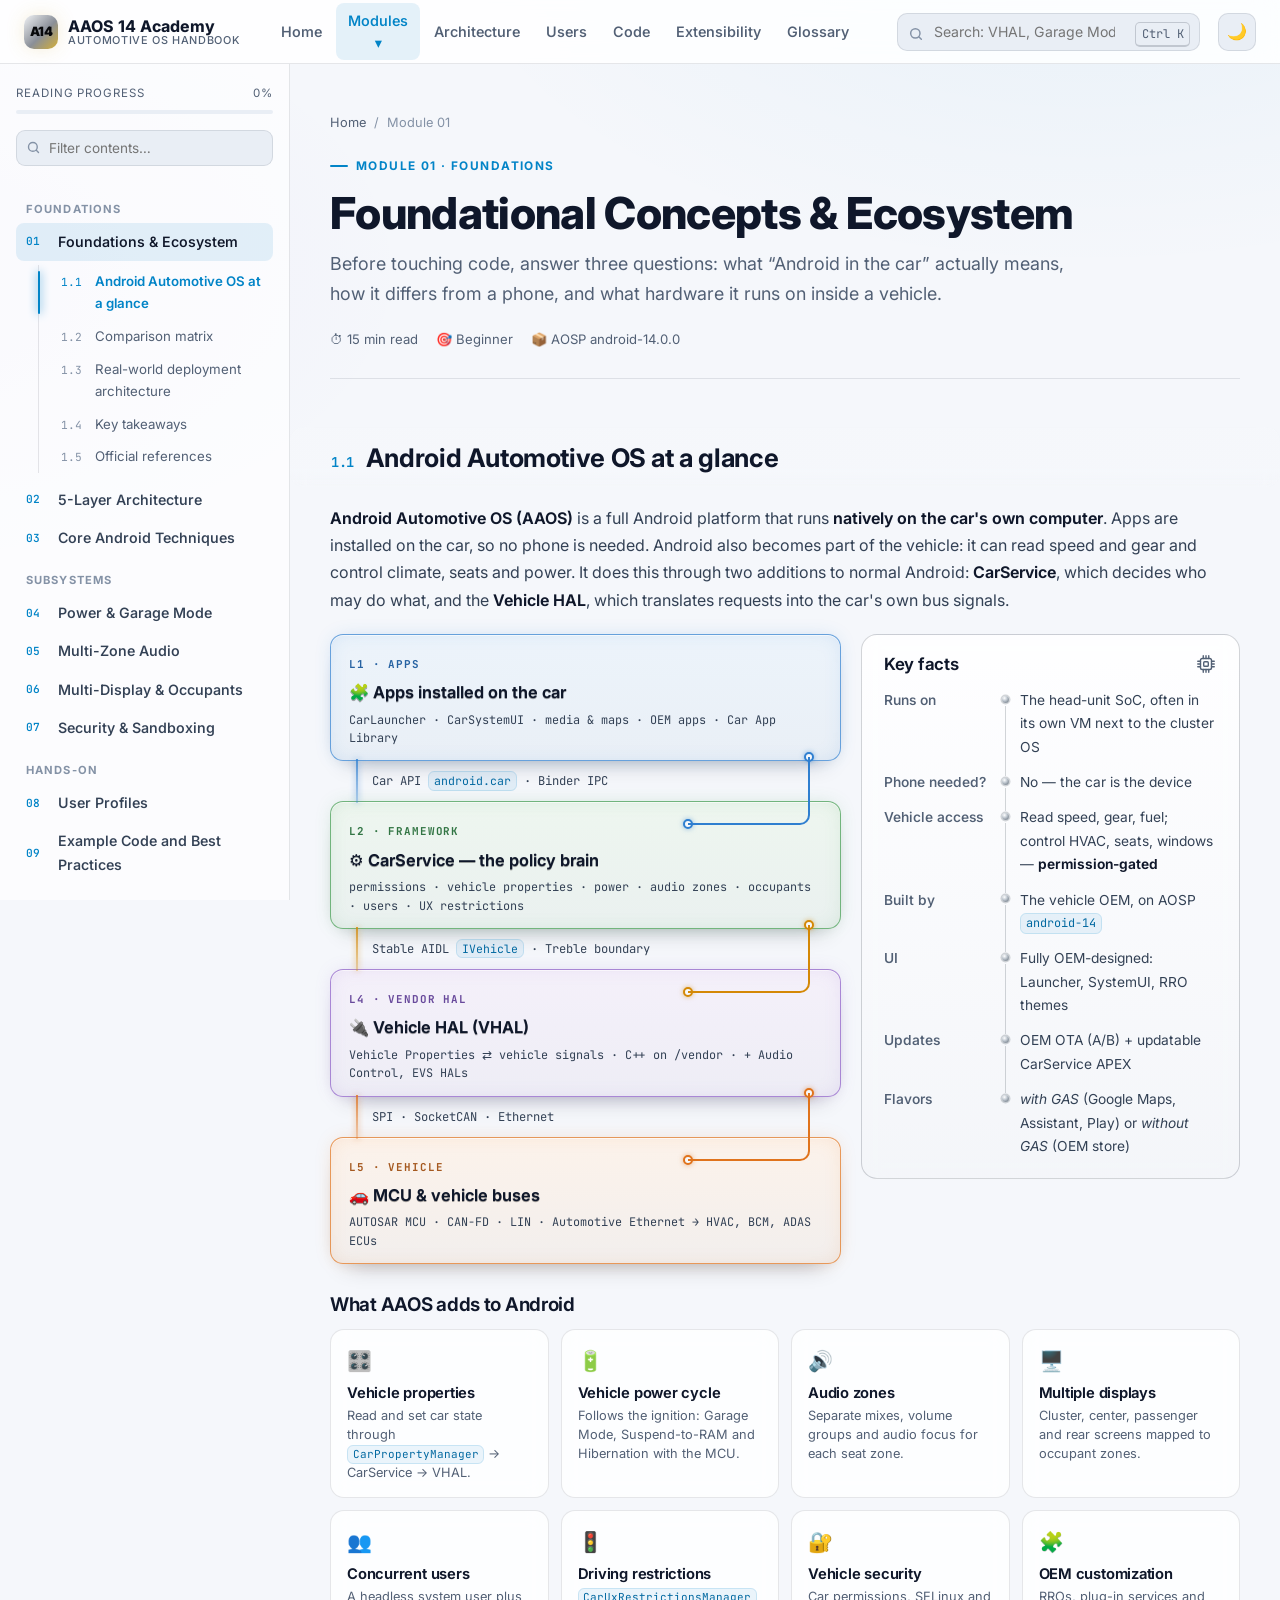
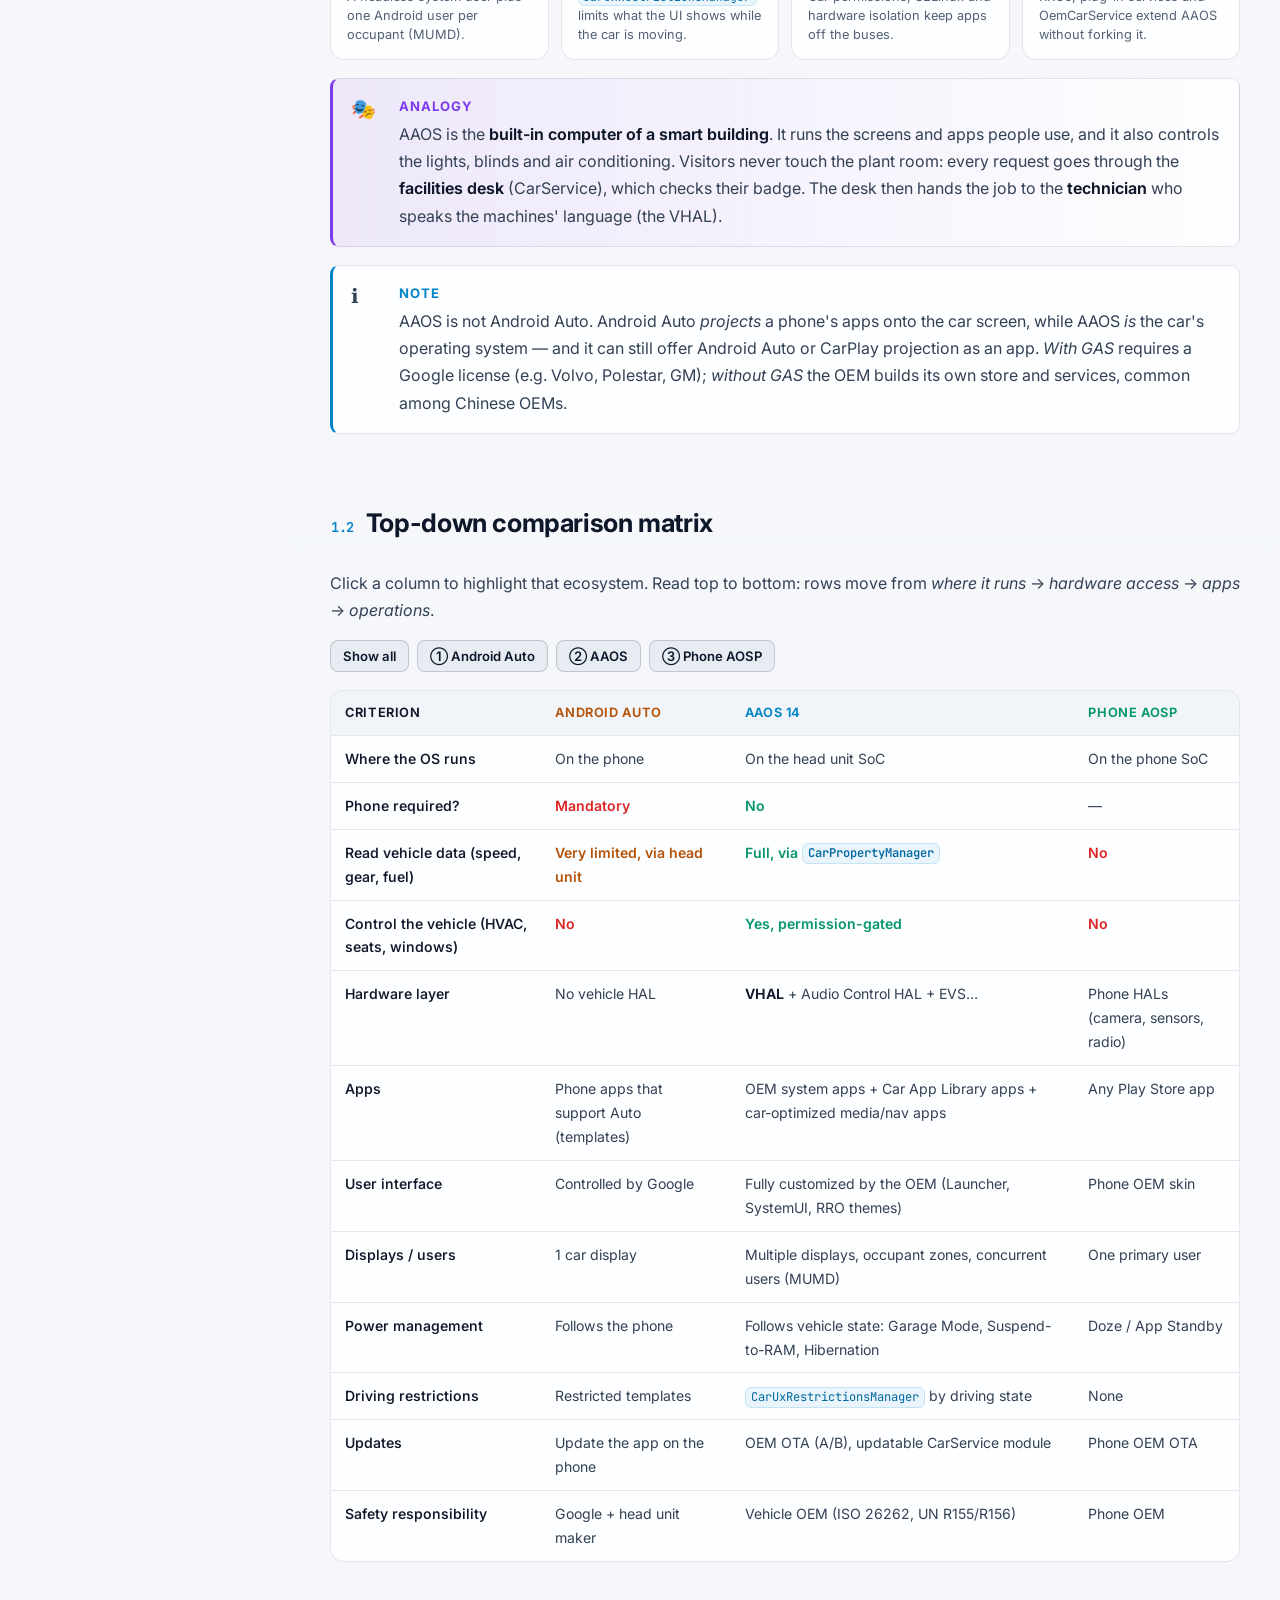
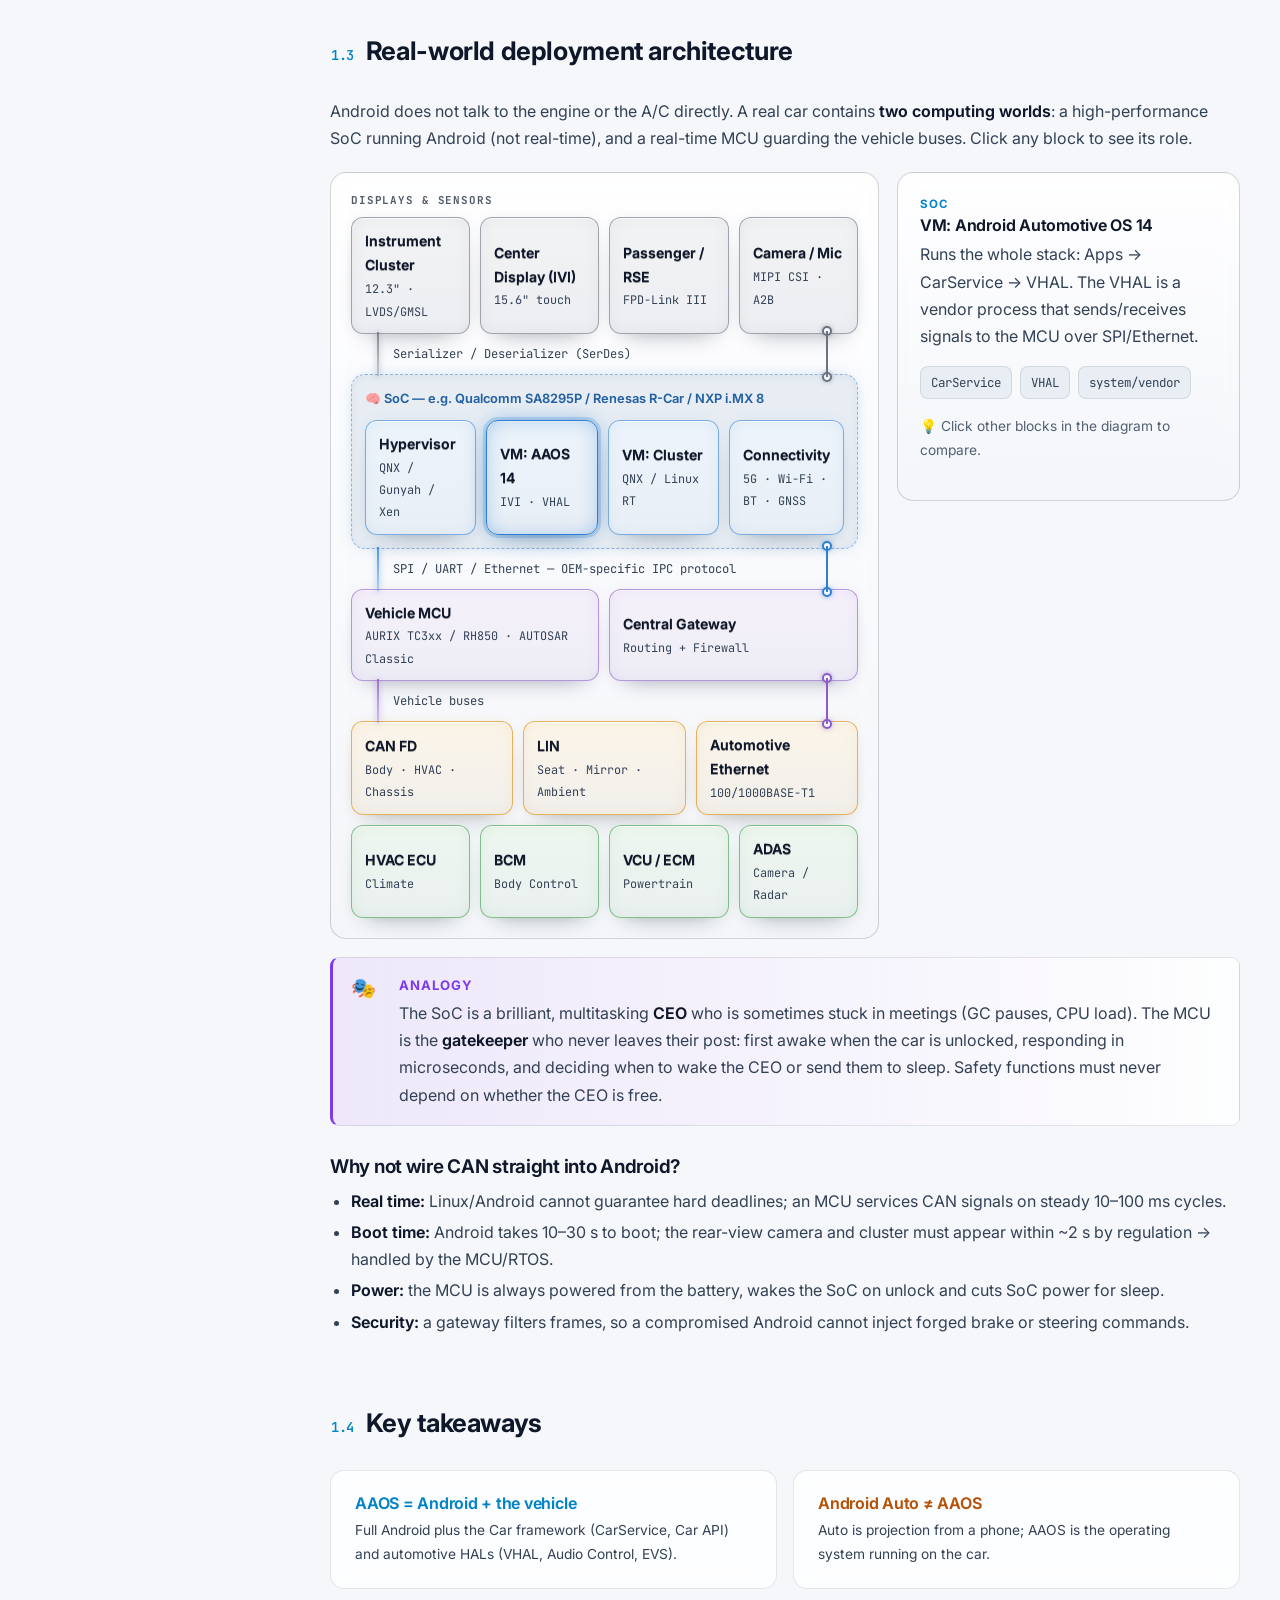
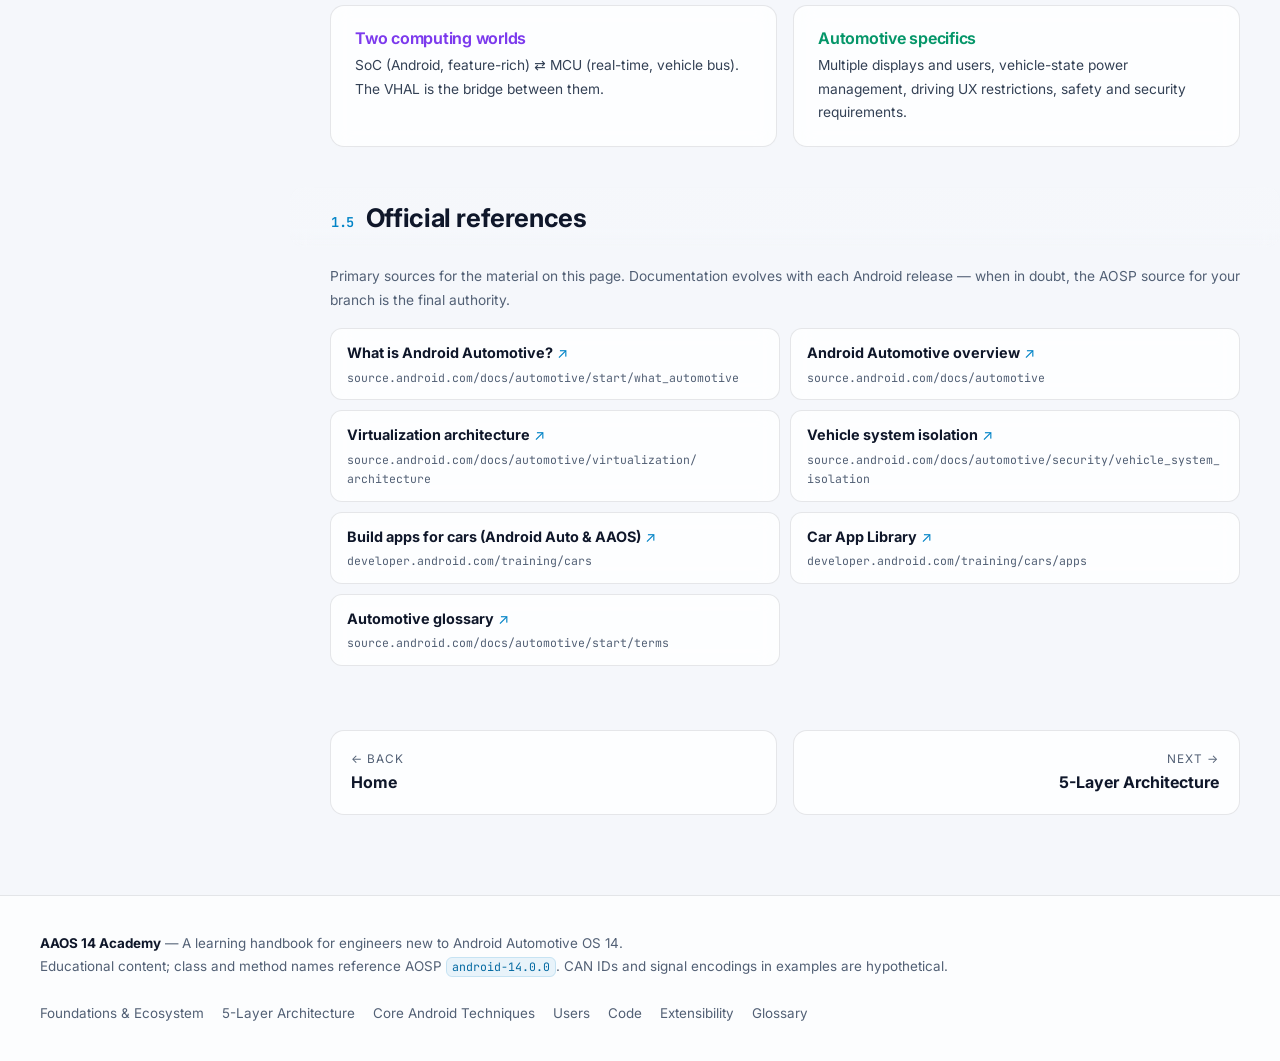
<file: aaos14-academy/foundations.html>
<!doctype html>
<html lang="en">
<head>
  <meta charset="utf-8">
  <meta name="viewport" content="width=device-width, initial-scale=1">
  <title>Foundations & Ecosystem — AAOS 14 Academy</title>
  <meta name="description" content="Android Auto vs Android Automotive OS vs phone AOSP, plus the real-world vehicle hardware: SoC, MCU, CAN/LIN and displays.">
  <link rel="preconnect" href="https://fonts.googleapis.com">
  <link rel="preconnect" href="https://fonts.gstatic.com" crossorigin>
  <link href="https://fonts.googleapis.com/css2?family=Inter:wght@400;500;600;700;800&family=JetBrains+Mono:wght@400;600;700&display=swap" rel="stylesheet">
  <meta name="color-scheme" content="dark light">
  <link rel="stylesheet" href="assets/css/main.css?v=__BUILD__">
  <script>try{var t=localStorage.getItem("aaos-theme");if(t)document.documentElement.setAttribute("data-theme",t)}catch(e){}</script>
</head>
<body data-page="foundations">
  <div id="site-header"></div>
  <div class="layout">
    <aside class="sidebar" id="sidebar"></aside>
    <main class="content">
      <div class="content-inner">

        <header class="page-hero">
          <nav class="crumbs"><a href="index.html">Home</a><span>/</span><span>Module 01</span></nav>
          <div class="eyebrow">Module 01 · Foundations</div>
          <h1>Foundational Concepts & Ecosystem</h1>
          <p class="lead">Before touching code, answer three questions: what “Android in the car” actually means, how it differs from a phone, and what hardware it runs on inside a vehicle.</p>
          <div class="page-meta"><span>⏱ 15 min read</span><span>🎯 Beginner</span><span>📦 AOSP android-14.0.0</span></div>
        </header>

        <section class="doc-section" id="ecosystem" data-title="Android Automotive OS at a glance">
          <div class="sec-head"><h2><span class="sec-num">1.1</span>Android Automotive OS at a glance</h2></div>
          <p><strong>Android Automotive OS (AAOS)</strong> is a full Android platform that runs <strong>natively on the car's own computer</strong>. Apps are installed on the car, so no phone is needed. Android also becomes part of the vehicle: it can read speed and gear and control climate, seats and power. It does this through two additions to normal Android: <strong>CarService</strong>, which decides who may do what, and the <strong>Vehicle HAL</strong>, which translates requests into the car's own bus signals.</p>

          <div class="ao-overview mt">
            <div class="ao-stack" role="list" aria-label="AAOS stack from apps down to the vehicle buses">
              <div class="ao-layer tn-app" role="listitem">
                <span class="ao-tag">L1 · Apps</span>
                <b>🧩 Apps installed on the car</b>
                <small>CarLauncher · CarSystemUI · media &amp; maps · OEM apps · Car App Library</small>
              </div>
              <div class="ao-link tn-app"><i></i><span>Car API <code>android.car</code> · Binder IPC</span><em class="ao-pipe" aria-hidden="true"></em></div>
              <div class="ao-layer tn-fw" role="listitem">
                <span class="ao-tag">L2 · Framework</span>
                <b>⚙️ CarService — the policy brain</b>
                <small>permissions · vehicle properties · power · audio zones · occupants · users · UX restrictions</small>
              </div>
              <div class="ao-link tn-treble"><i></i><span>Stable AIDL <code>IVehicle</code> · Treble boundary</span><em class="ao-pipe" aria-hidden="true"></em></div>
              <div class="ao-layer tn-hal" role="listitem">
                <span class="ao-tag">L4 · Vendor HAL</span>
                <b>🔌 Vehicle HAL (VHAL)</b>
                <small>Vehicle Properties ⇄ vehicle signals · C++ on /vendor · + Audio Control, EVS HALs</small>
              </div>
              <div class="ao-link tn-hw"><i></i><span>SPI · SocketCAN · Ethernet</span><em class="ao-pipe" aria-hidden="true"></em></div>
              <div class="ao-layer tn-hw" role="listitem">
                <span class="ao-tag">L5 · Vehicle</span>
                <b>🚗 MCU &amp; vehicle buses</b>
                <small>AUTOSAR MCU · CAN-FD · LIN · Automotive Ethernet → HVAC, BCM, ADAS ECUs</small>
              </div>
            </div>

            <div class="ao-facts glass">
              <h4>Key facts <svg class="ao-chip" viewBox="0 0 24 24" aria-hidden="true"><rect x="6" y="6" width="12" height="12" rx="2"/><rect x="9.5" y="9.5" width="5" height="5" rx="1"/><path d="M9 3v3M12 3v3M15 3v3M9 18v3M12 18v3M15 18v3M3 9h3M3 12h3M3 15h3M18 9h3M18 12h3M18 15h3"/></svg></h4>
              <dl>
                <dt>Runs on</dt><dd>The head-unit SoC, often in its own VM next to the cluster OS</dd>
                <dt>Phone needed?</dt><dd class="c-green">No — the car is the device</dd>
                <dt>Vehicle access</dt><dd>Read speed, gear, fuel; control HVAC, seats, windows — <strong>permission-gated</strong></dd>
                <dt>Built by</dt><dd>The vehicle OEM, on AOSP <code class="nowrap">android-14</code></dd>
                <dt>UI</dt><dd>Fully OEM-designed: Launcher, SystemUI, RRO themes</dd>
                <dt>Updates</dt><dd>OEM OTA (A/B) + updatable CarService APEX</dd>
                <dt>Flavors</dt><dd><em>with GAS</em> (Google Maps, Assistant, Play) or <em>without GAS</em> (OEM store)</dd>
              </dl>
            </div>
          </div>

          <h3>What AAOS adds to Android</h3>
          <div class="ao-caps">
            <a class="ao-cap glass" href="architecture.html#property-model"><span>🎛️</span><h4>Vehicle properties</h4><p>Read and set car state through <code>CarPropertyManager</code> → CarService → VHAL.</p></a>
            <a class="ao-cap glass" href="power.html"><span>🔋</span><h4>Vehicle power cycle</h4><p>Follows the ignition: Garage Mode, Suspend-to-RAM and Hibernation with the MCU.</p></a>
            <a class="ao-cap glass" href="audio.html"><span>🔊</span><h4>Audio zones</h4><p>Separate mixes, volume groups and audio focus for each seat zone.</p></a>
            <a class="ao-cap glass" href="displays.html"><span>🖥️</span><h4>Multiple displays</h4><p>Cluster, center, passenger and rear screens mapped to occupant zones.</p></a>
            <a class="ao-cap glass" href="users.html"><span>👥</span><h4>Concurrent users</h4><p>A headless system user plus one Android user per occupant (MUMD).</p></a>
            <div class="ao-cap glass"><span>🚦</span><h4>Driving restrictions</h4><p><code>CarUxRestrictionsManager</code> limits what the UI shows while the car is moving.</p></div>
            <a class="ao-cap glass" href="security.html"><span>🔐</span><h4>Vehicle security</h4><p>Car permissions, SELinux and hardware isolation keep apps off the buses.</p></a>
            <a class="ao-cap glass" href="extensions.html"><span>🧩</span><h4>OEM customization</h4><p>RROs, plug-in services and OemCarService extend AAOS without forking it.</p></a>
          </div>

          <div class="callout analogy">
            <div class="ci">🎭</div>
            <div><span class="ct">Analogy</span>
              <p>AAOS is the <strong>built-in computer of a smart building</strong>. It runs the screens and apps people use, and it also controls the lights, blinds and air conditioning. Visitors never touch the plant room: every request goes through the <strong>facilities desk</strong> (CarService), which checks their badge. The desk then hands the job to the <strong>technician</strong> who speaks the machines' language (the VHAL).</p>
            </div>
          </div>

          <div class="callout note">
            <div class="ci">ℹ️</div>
            <div><span class="ct">Note</span>
              <p>AAOS is not Android Auto. Android Auto <em>projects</em> a phone's apps onto the car screen, while AAOS <em>is</em> the car's operating system — and it can still offer Android Auto or CarPlay projection as an app. <em>With GAS</em> requires a Google license (e.g. Volvo, Polestar, GM); <em>without GAS</em> the OEM builds its own store and services, common among Chinese OEMs.</p>
            </div>
          </div>
        </section>

        <section class="doc-section" id="matrix" data-title="Comparison matrix">
          <div class="sec-head"><h2><span class="sec-num">1.2</span>Top-down comparison matrix</h2></div>
          <p>Click a column to highlight that ecosystem. Read top to bottom: rows move from <em>where it runs</em> → <em>hardware access</em> → <em>apps</em> → <em>operations</em>.</p>
          <div class="matrix-cols" role="group" aria-label="Choose a column">
            <button class="btn sm" data-focus="0">Show all</button>
            <button class="btn sm" data-focus="1">① Android Auto</button>
            <button class="btn sm" data-focus="2">② AAOS</button>
            <button class="btn sm" data-focus="3">③ Phone AOSP</button>
          </div>
          <div class="table-wrap">
            <table class="t matrix" id="matrix-table">
              <thead><tr><th>Criterion</th><th class="col-aa">Android Auto</th><th class="col-aaos">AAOS 14</th><th class="col-aosp">Phone AOSP</th></tr></thead>
              <tbody>
                <tr><td>Where the OS runs</td><td>On the phone</td><td>On the head unit SoC</td><td>On the phone SoC</td></tr>
                <tr><td>Phone required?</td><td class="no">Mandatory</td><td class="yes">No</td><td>—</td></tr>
                <tr><td>Read vehicle data (speed, gear, fuel)</td><td class="part">Very limited, via head unit</td><td class="yes">Full, via <code>CarPropertyManager</code></td><td class="no">No</td></tr>
                <tr><td>Control the vehicle (HVAC, seats, windows)</td><td class="no">No</td><td class="yes">Yes, permission-gated</td><td class="no">No</td></tr>
                <tr><td>Hardware layer</td><td>No vehicle HAL</td><td><strong>VHAL</strong> + Audio Control HAL + EVS…</td><td>Phone HALs (camera, sensors, radio)</td></tr>
                <tr><td>Apps</td><td>Phone apps that support Auto (templates)</td><td>OEM system apps + Car App Library apps + car-optimized media/nav apps</td><td>Any Play Store app</td></tr>
                <tr><td>User interface</td><td>Controlled by Google</td><td>Fully customized by the OEM (Launcher, SystemUI, RRO themes)</td><td>Phone OEM skin</td></tr>
                <tr><td>Displays / users</td><td>1 car display</td><td>Multiple displays, occupant zones, concurrent users (MUMD)</td><td>One primary user</td></tr>
                <tr><td>Power management</td><td>Follows the phone</td><td>Follows vehicle state: Garage Mode, Suspend-to-RAM, Hibernation</td><td>Doze / App Standby</td></tr>
                <tr><td>Driving restrictions</td><td>Restricted templates</td><td><code>CarUxRestrictionsManager</code> by driving state</td><td>None</td></tr>
                <tr><td>Updates</td><td>Update the app on the phone</td><td>OEM OTA (A/B), updatable CarService module</td><td>Phone OEM OTA</td></tr>
                <tr><td>Safety responsibility</td><td>Google + head unit maker</td><td>Vehicle OEM (ISO 26262, UN R155/R156)</td><td>Phone OEM</td></tr>
              </tbody>
            </table>
          </div>
        </section>

        <section class="doc-section" id="deployment" data-title="Real-world deployment architecture">
          <div class="sec-head"><h2><span class="sec-num">1.3</span>Real-world deployment architecture</h2></div>
          <p>Android does not talk to the engine or the A/C directly. A real car contains <strong>two computing worlds</strong>: a high-performance SoC running Android (not real-time), and a real-time MCU guarding the vehicle buses. Click any block to see its role.</p>

          <div class="deploy mt">
            <div class="deploy-diagram glass" id="deploy-diagram">
              <div class="dp-row-label tn-native">Displays &amp; sensors</div>
              <div class="dp-row">
                <button class="dp-item tn-native" data-k="cluster"><b>Instrument Cluster</b><small>12.3" · LVDS/GMSL</small></button>
                <button class="dp-item tn-native" data-k="ivi"><b>Center Display (IVI)</b><small>15.6" touch</small></button>
                <button class="dp-item tn-native" data-k="pax"><b>Passenger / RSE</b><small>FPD-Link III</small></button>
                <button class="dp-item tn-native" data-k="cam"><b>Camera / Mic</b><small>MIPI CSI · A2B</small></button>
              </div>
              <div class="ao-link dp-link tn-native"><i></i><span>Serializer / Deserializer (SerDes)</span><em class="ao-pipe" aria-hidden="true"></em></div>
              <div class="dp-soc tn-app">
                <div class="dp-soc-title">🧠 SoC — e.g. Qualcomm SA8295P / Renesas R-Car / NXP i.MX 8</div>
                <div class="dp-row">
                  <button class="dp-item soc tn-app" data-k="hyp"><b>Hypervisor</b><small>QNX / Gunyah / Xen</small></button>
                  <button class="dp-item soc tn-app" data-k="aaos"><b>VM: AAOS 14</b><small>IVI · VHAL</small></button>
                  <button class="dp-item soc tn-app" data-k="clustervm"><b>VM: Cluster</b><small>QNX / Linux RT</small></button>
                  <button class="dp-item soc tn-app" data-k="conn"><b>Connectivity</b><small>5G · Wi-Fi · BT · GNSS</small></button>
                </div>
              </div>
              <div class="ao-link dp-link tn-app"><i></i><span>SPI / UART / Ethernet — OEM-specific IPC protocol</span><em class="ao-pipe" aria-hidden="true"></em></div>
              <div class="dp-row">
                <button class="dp-item mcu tn-hal" data-k="mcu"><b>Vehicle MCU</b><small>AURIX TC3xx / RH850 · AUTOSAR Classic</small></button>
                <button class="dp-item mcu tn-hal" data-k="gw"><b>Central Gateway</b><small>Routing + Firewall</small></button>
              </div>
              <div class="ao-link dp-link tn-hal"><i></i><span>Vehicle buses</span><em class="ao-pipe" aria-hidden="true"></em></div>
              <div class="dp-row">
                <button class="dp-item bus tn-treble" data-k="can"><b>CAN FD</b><small>Body · HVAC · Chassis</small></button>
                <button class="dp-item bus tn-treble" data-k="lin"><b>LIN</b><small>Seat · Mirror · Ambient</small></button>
                <button class="dp-item bus tn-treble" data-k="eth"><b>Automotive Ethernet</b><small>100/1000BASE-T1</small></button>
              </div>
              <div class="dp-row">
                <button class="dp-item ecu tn-fw" data-k="hvac"><b>HVAC ECU</b><small>Climate</small></button>
                <button class="dp-item ecu tn-fw" data-k="bcm"><b>BCM</b><small>Body Control</small></button>
                <button class="dp-item ecu tn-fw" data-k="vcu"><b>VCU / ECM</b><small>Powertrain</small></button>
                <button class="dp-item ecu tn-fw" data-k="adas"><b>ADAS</b><small>Camera / Radar</small></button>
              </div>
            </div>
            <div class="info-panel glass" id="deploy-info" aria-live="polite"></div>
          </div>

          <div class="callout analogy">
            <div class="ci">🎭</div>
            <div><span class="ct">Analogy</span>
              <p>The SoC is a brilliant, multitasking <strong>CEO</strong> who is sometimes stuck in meetings (GC pauses, CPU load). The MCU is the <strong>gatekeeper</strong> who never leaves their post: first awake when the car is unlocked, responding in microseconds, and deciding when to wake the CEO or send them to sleep. Safety functions must never depend on whether the CEO is free.</p>
            </div>
          </div>

          <h3>Why not wire CAN straight into Android?</h3>
          <ul>
            <li><strong>Real time:</strong> Linux/Android cannot guarantee hard deadlines; an MCU services CAN signals on steady 10–100 ms cycles.</li>
            <li><strong>Boot time:</strong> Android takes 10–30 s to boot; the rear-view camera and cluster must appear within ~2 s by regulation → handled by the MCU/RTOS.</li>
            <li><strong>Power:</strong> the MCU is always powered from the battery, wakes the SoC on unlock and cuts SoC power for sleep.</li>
            <li><strong>Security:</strong> a gateway filters frames, so a compromised Android cannot inject forged brake or steering commands.</li>
          </ul>
        </section>

        <section class="doc-section" id="takeaways" data-title="Key takeaways">
          <div class="sec-head"><h2><span class="sec-num">1.4</span>Key takeaways</h2></div>
          <div class="grid grid-2">
            <div class="glass card"><h4 class="c-blue">AAOS = Android + the vehicle</h4><p class="small">Full Android plus the Car framework (CarService, Car API) and automotive HALs (VHAL, Audio Control, EVS).</p></div>
            <div class="glass card"><h4 class="c-amber">Android Auto ≠ AAOS</h4><p class="small">Auto is projection from a phone; AAOS is the operating system running on the car.</p></div>
            <div class="glass card"><h4 class="c-purple">Two computing worlds</h4><p class="small">SoC (Android, feature-rich) ⇄ MCU (real-time, vehicle bus). The VHAL is the bridge between them.</p></div>
            <div class="glass card"><h4 class="c-green">Automotive specifics</h4><p class="small">Multiple displays and users, vehicle-state power management, driving UX restrictions, safety and security requirements.</p></div>
          </div>
        </section>

        <div id="pager"></div>
      </div>
    </main>
  </div>
  <div id="site-footer"></div>

  <script src="assets/js/glossary-data.js?v=__BUILD__"></script>
  <script src="assets/js/core.js?v=__BUILD__"></script>
  <script src="assets/js/pages/foundations.js?v=__BUILD__"></script>
</body>
</html>
</file>
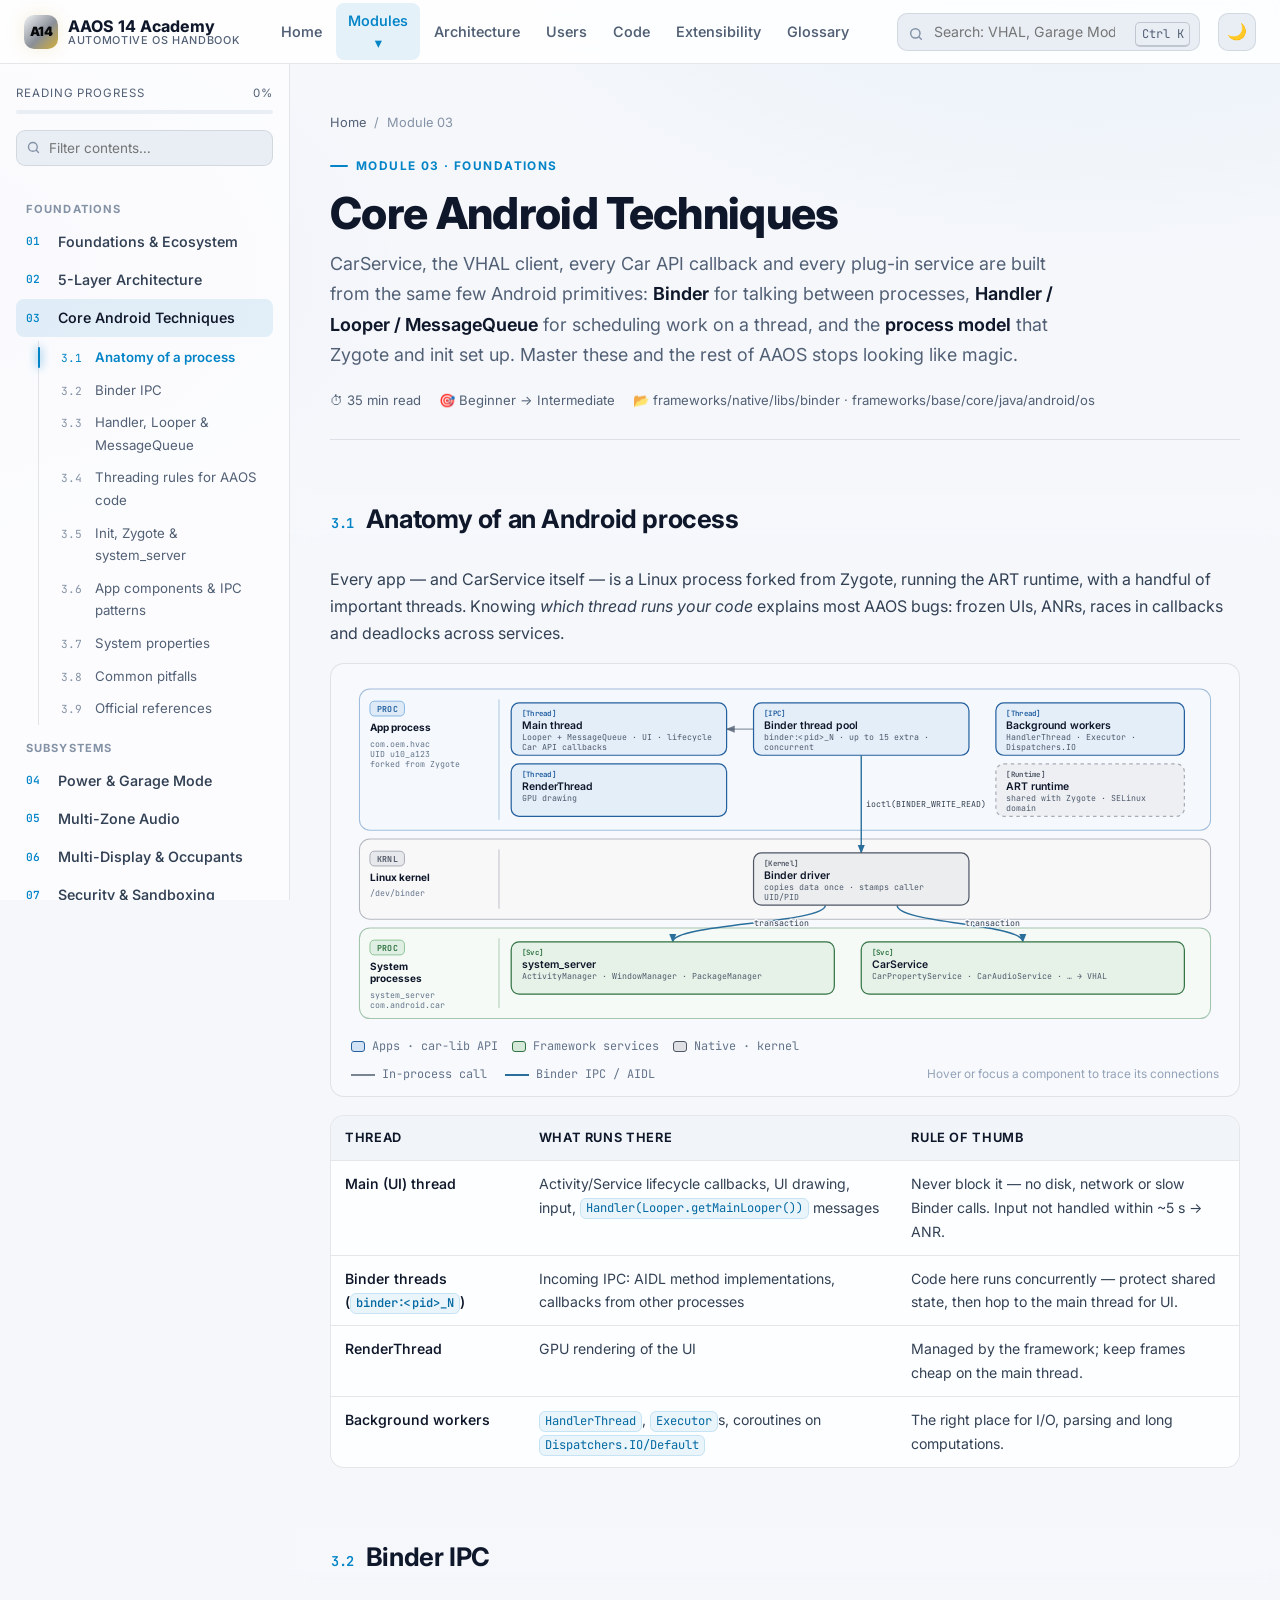
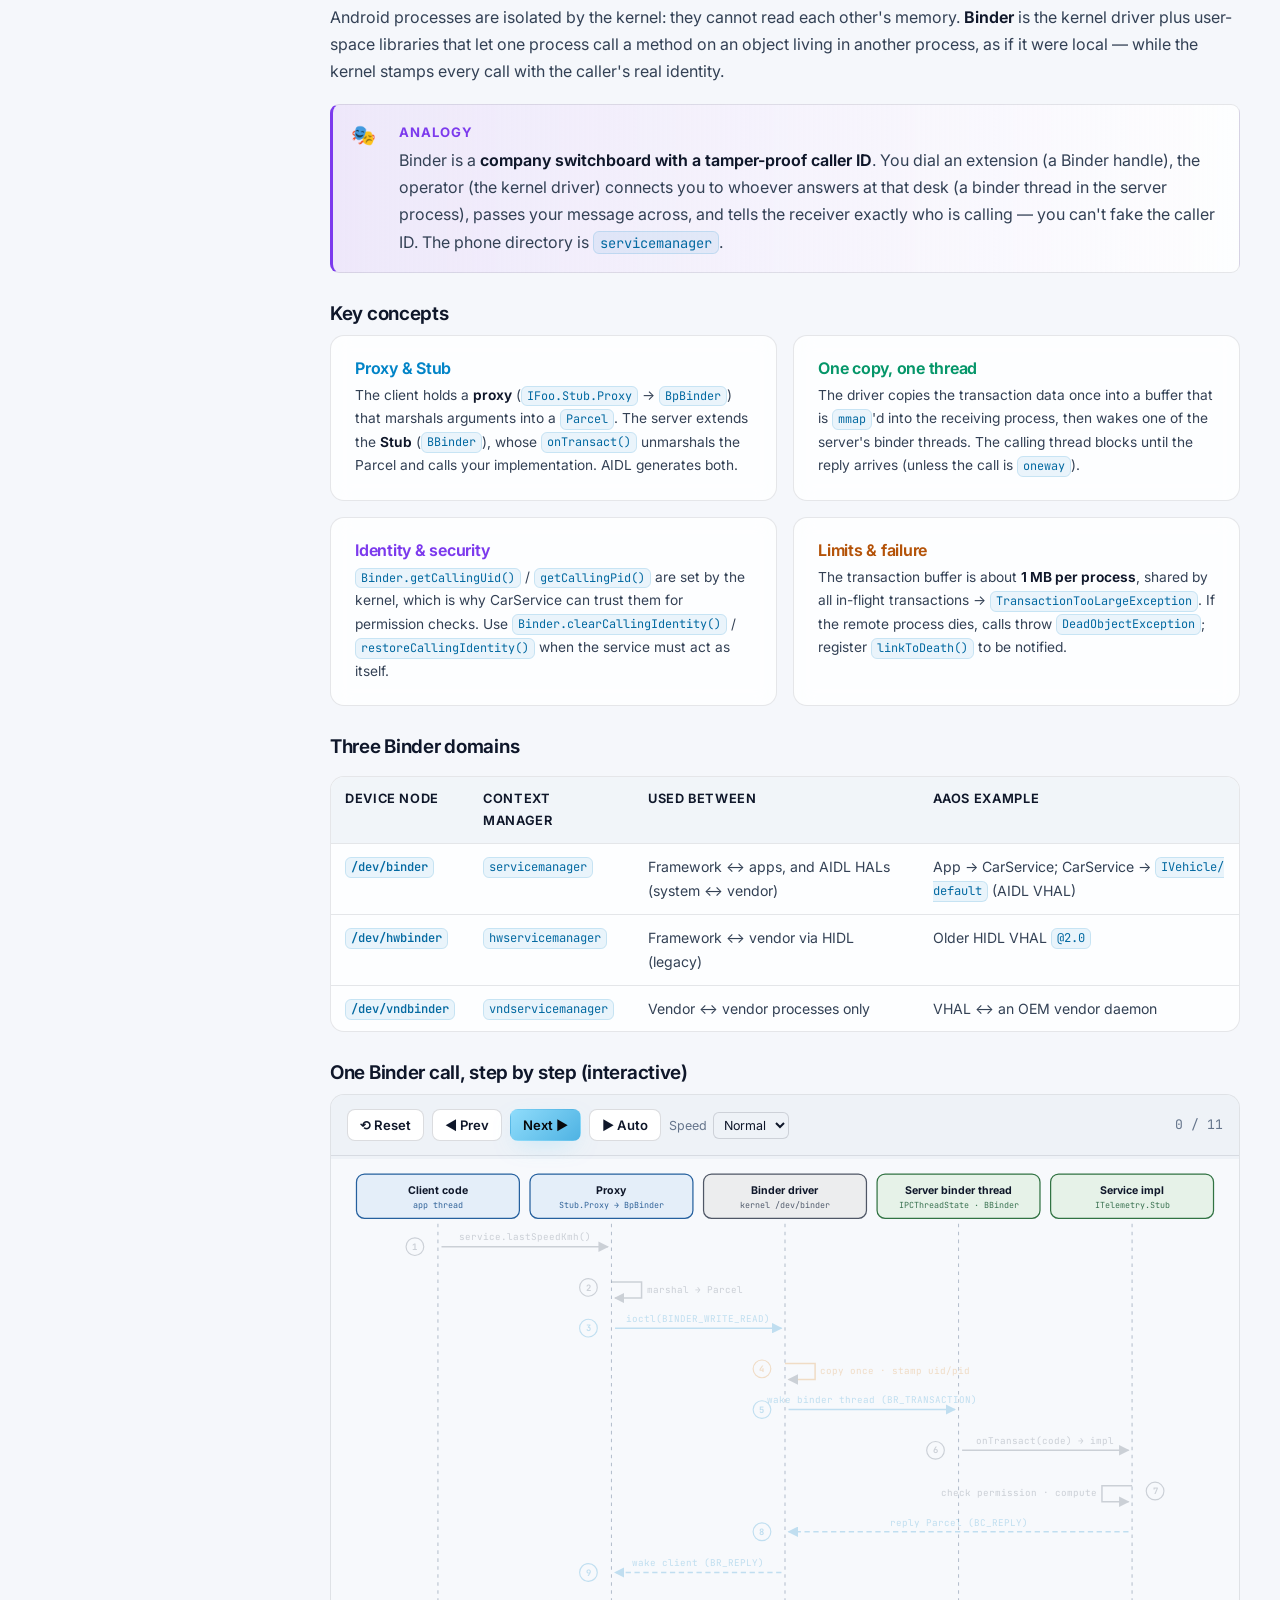
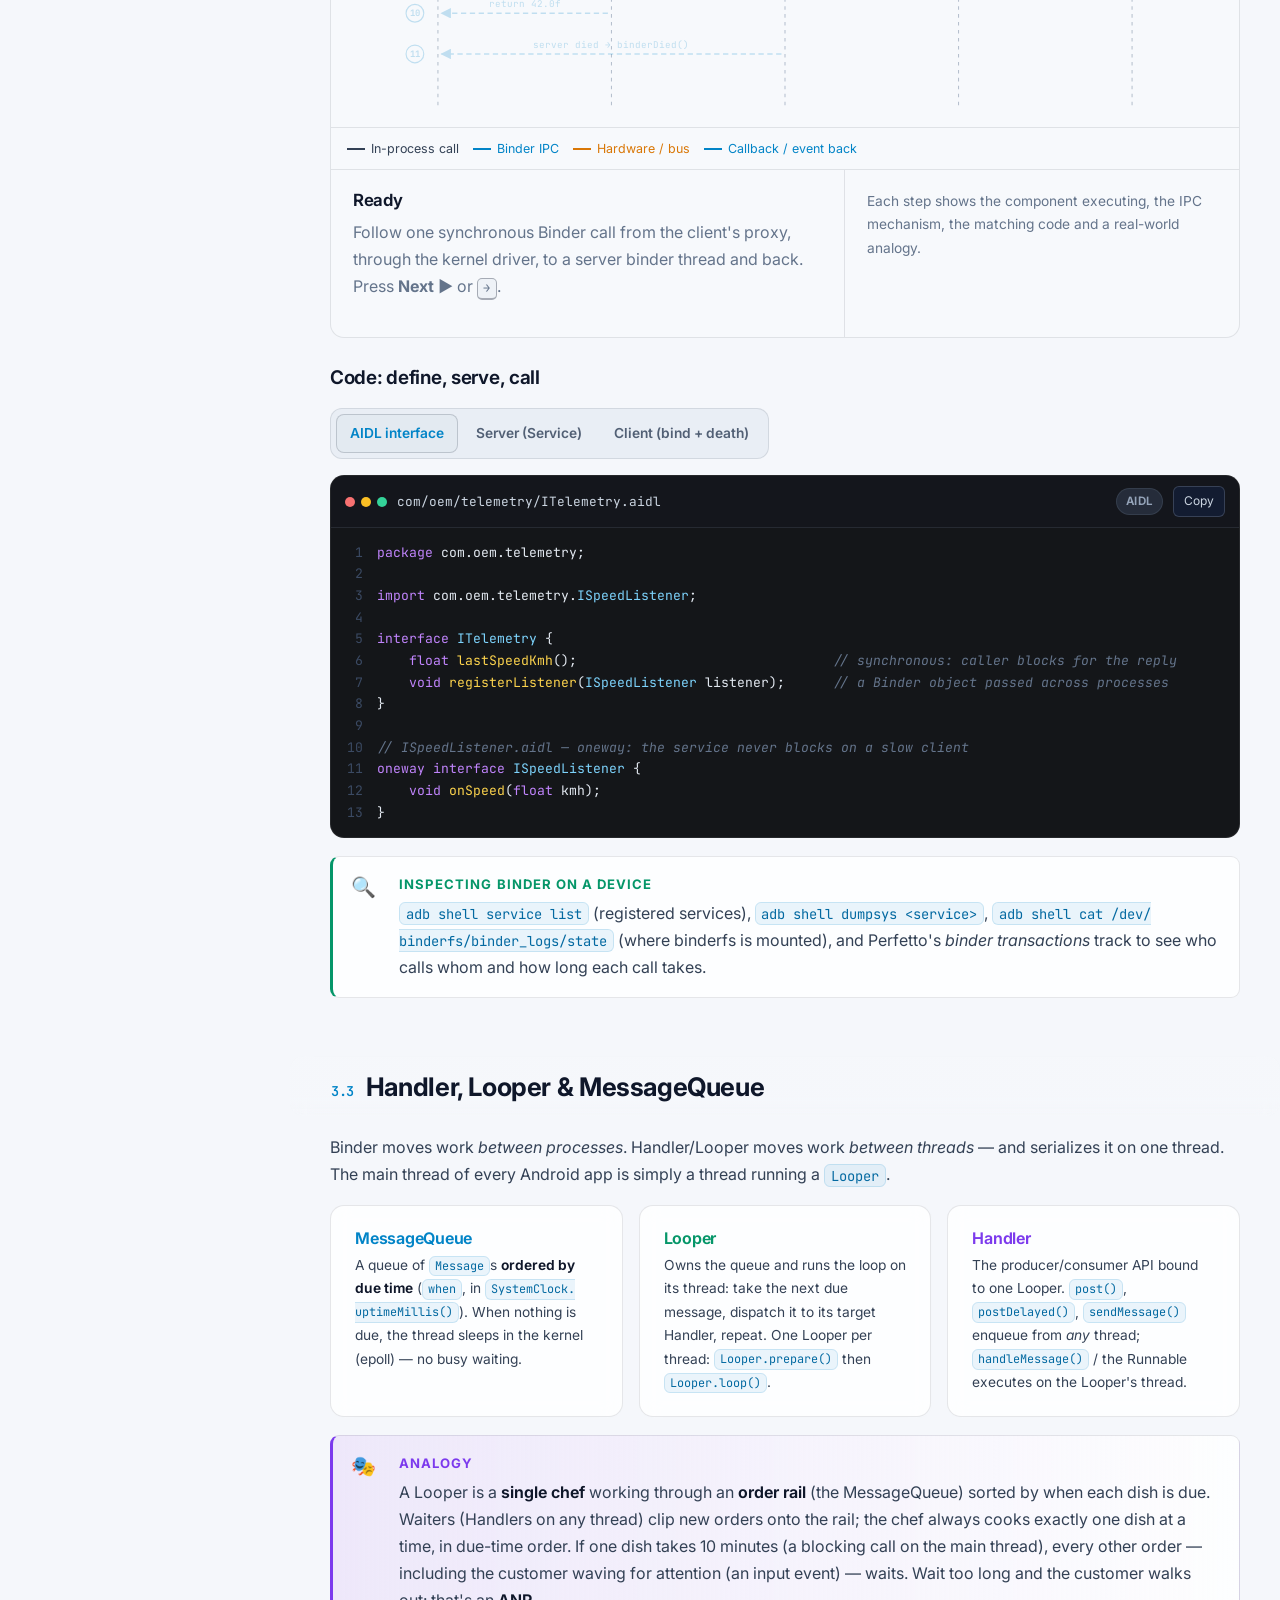
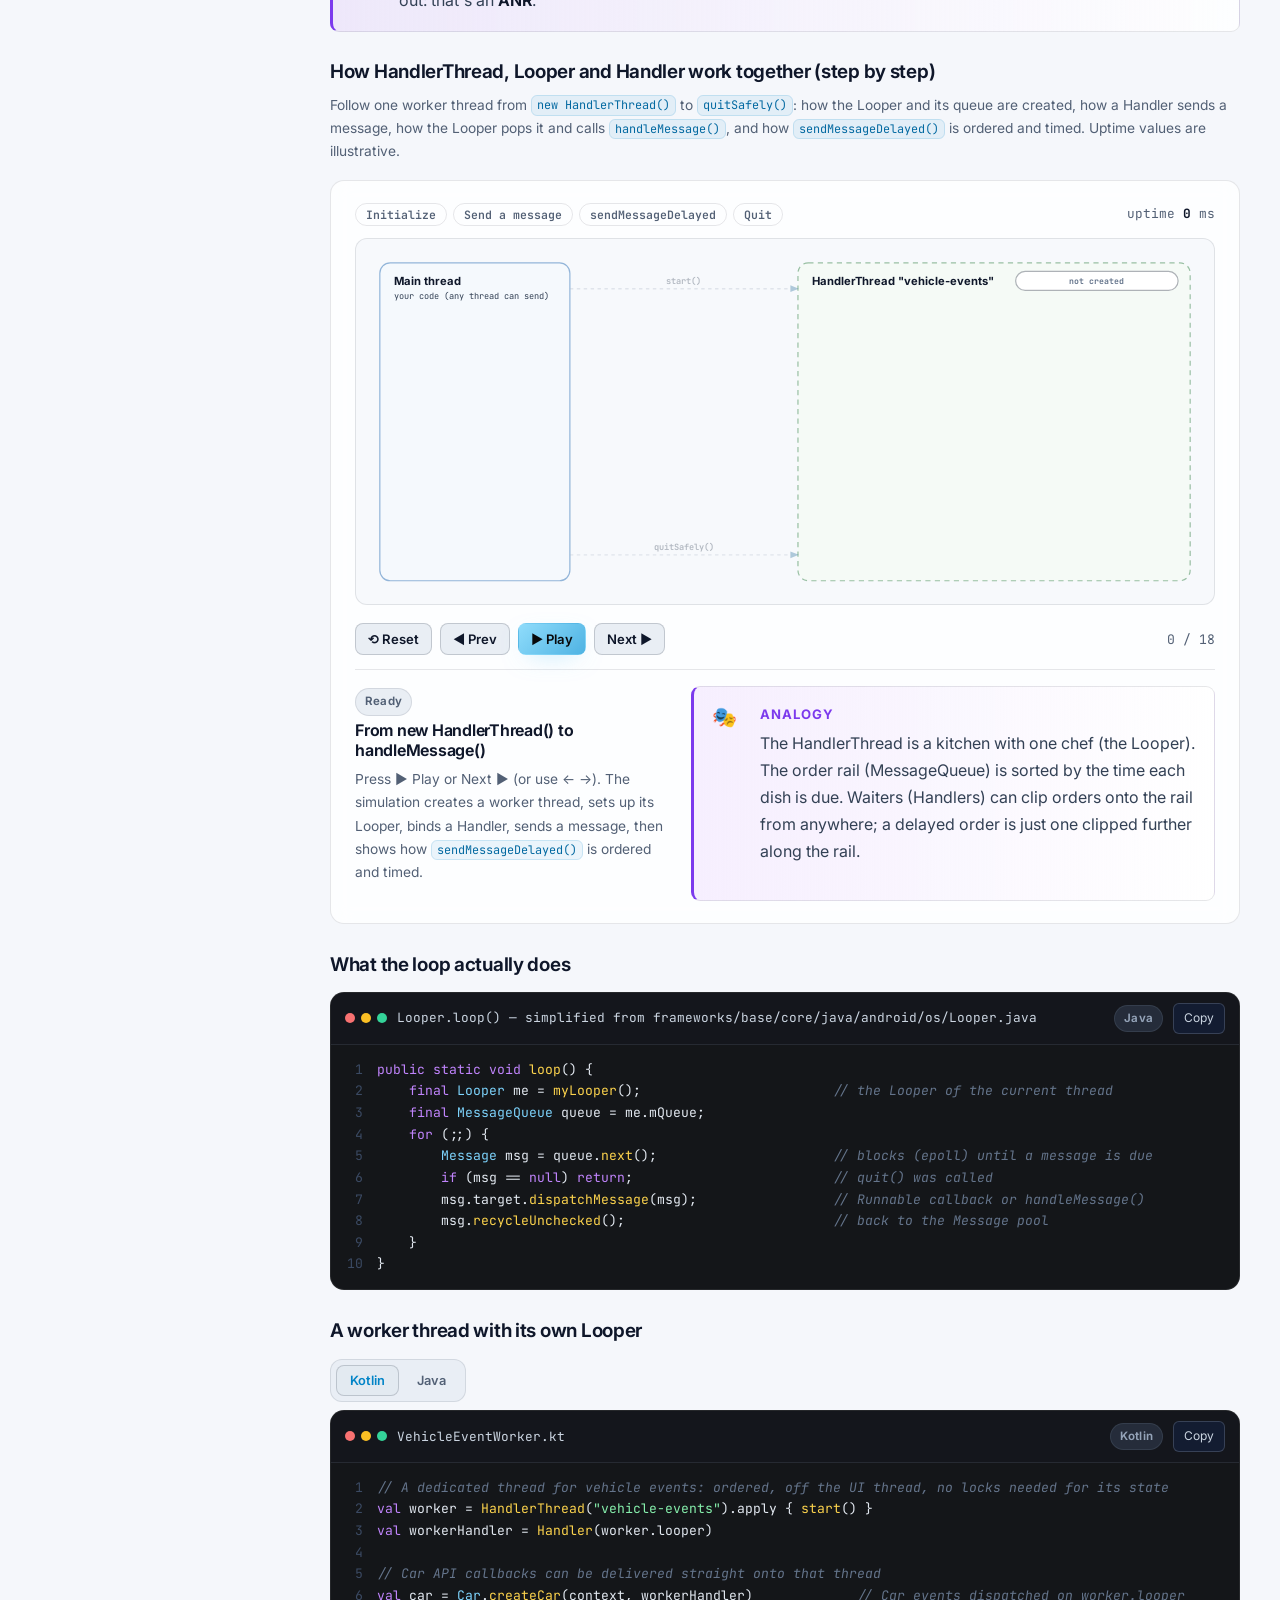
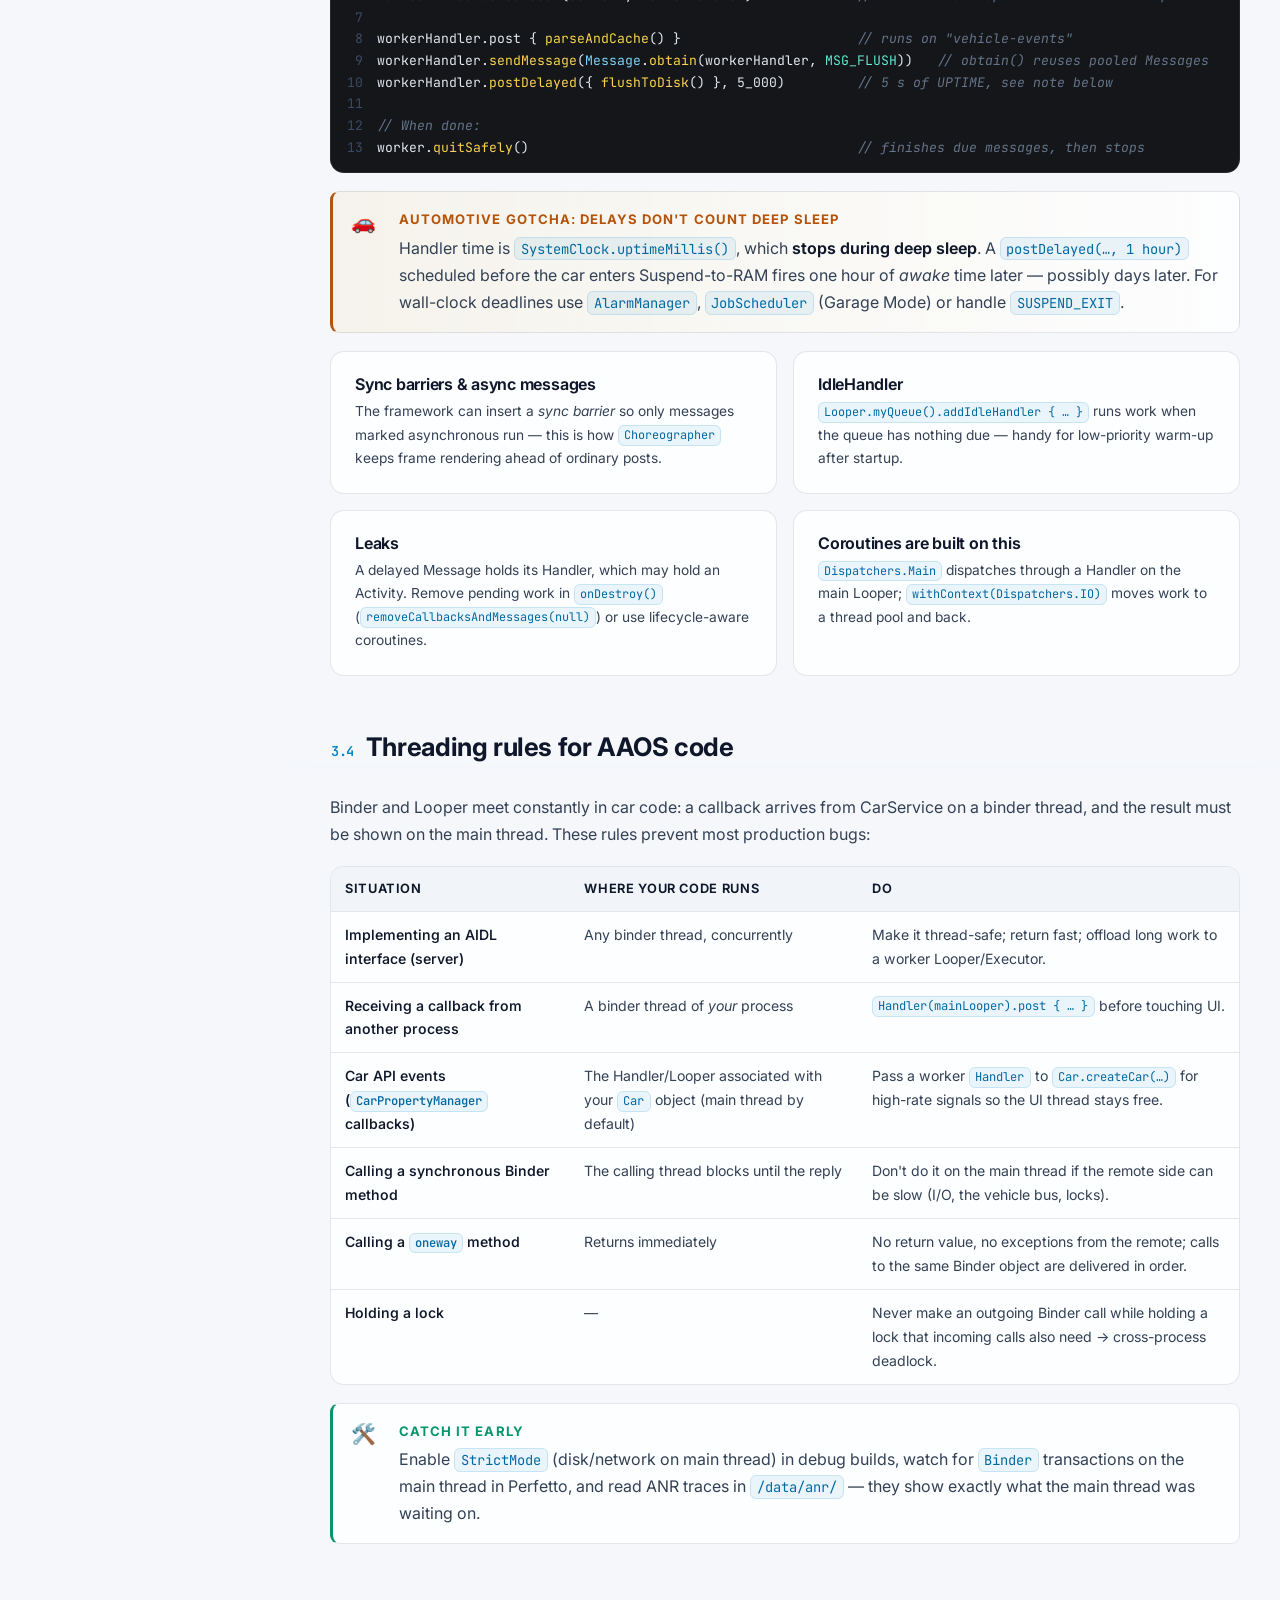
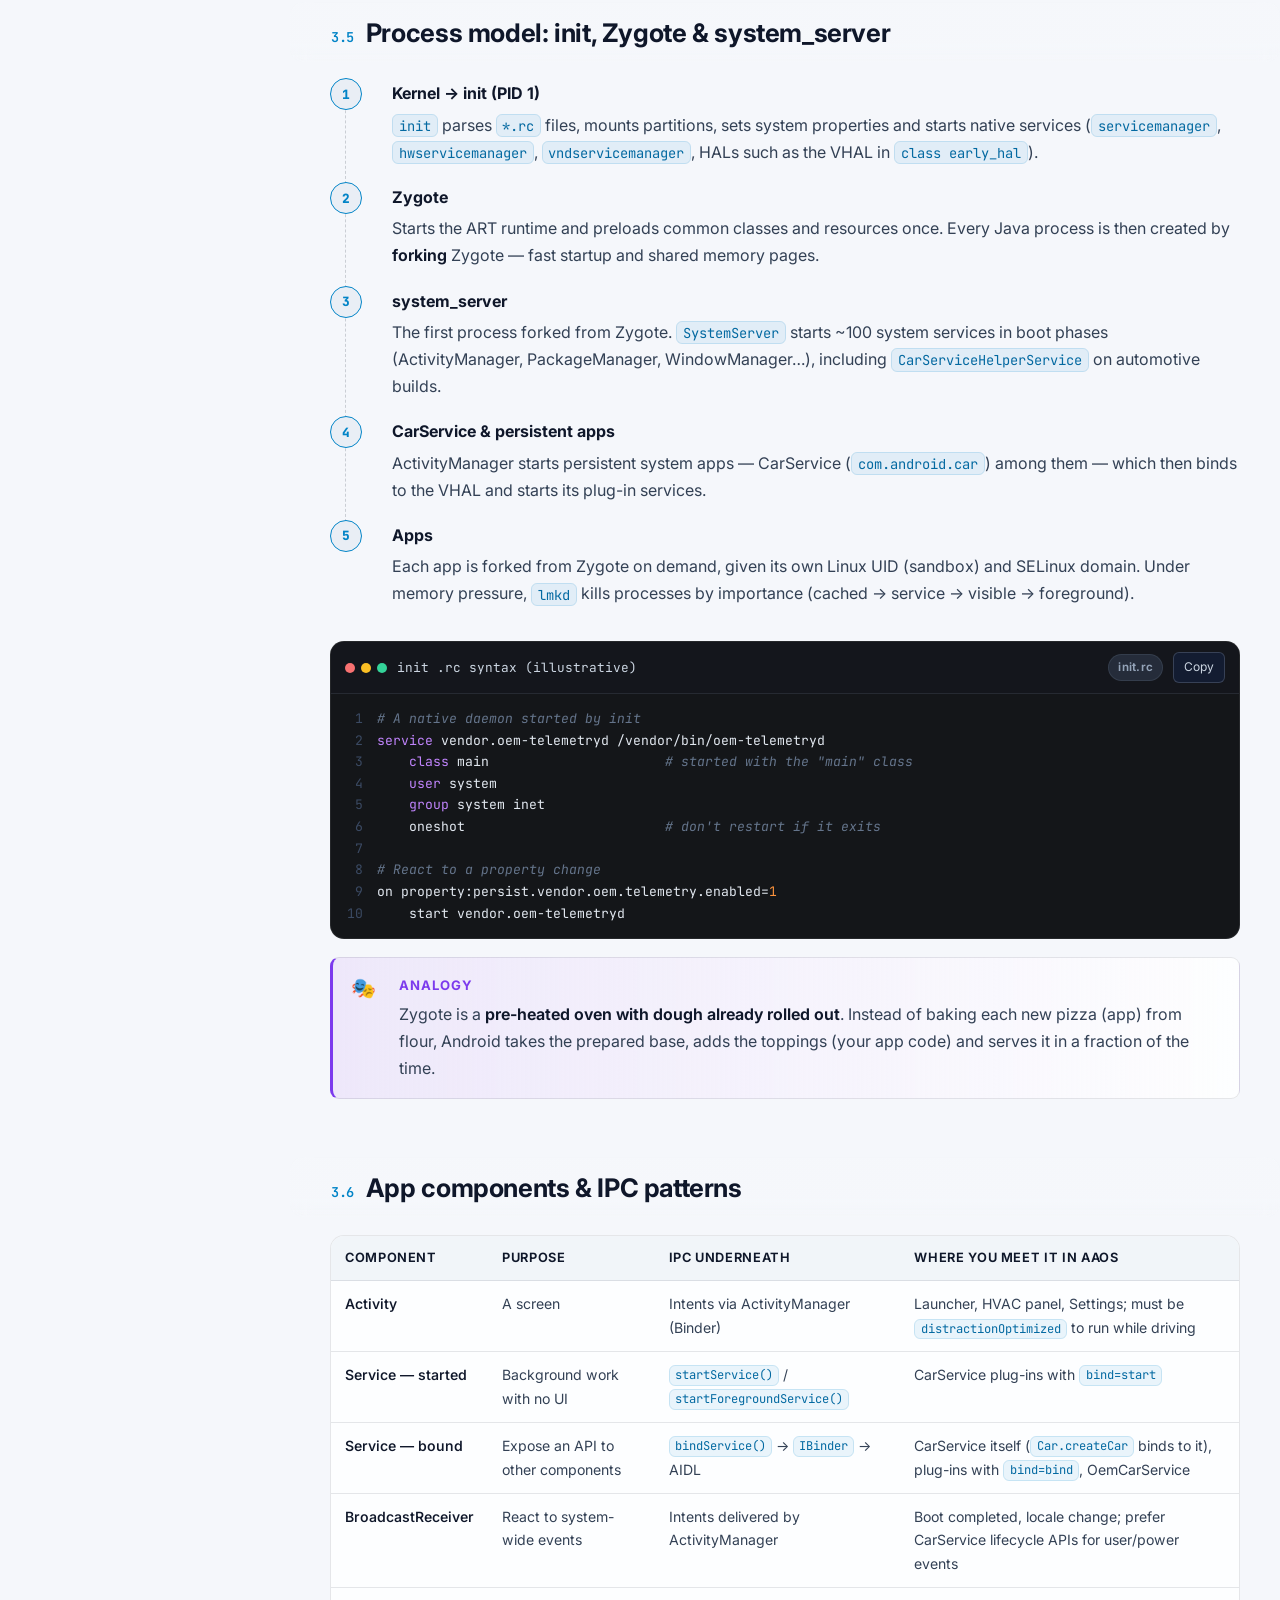
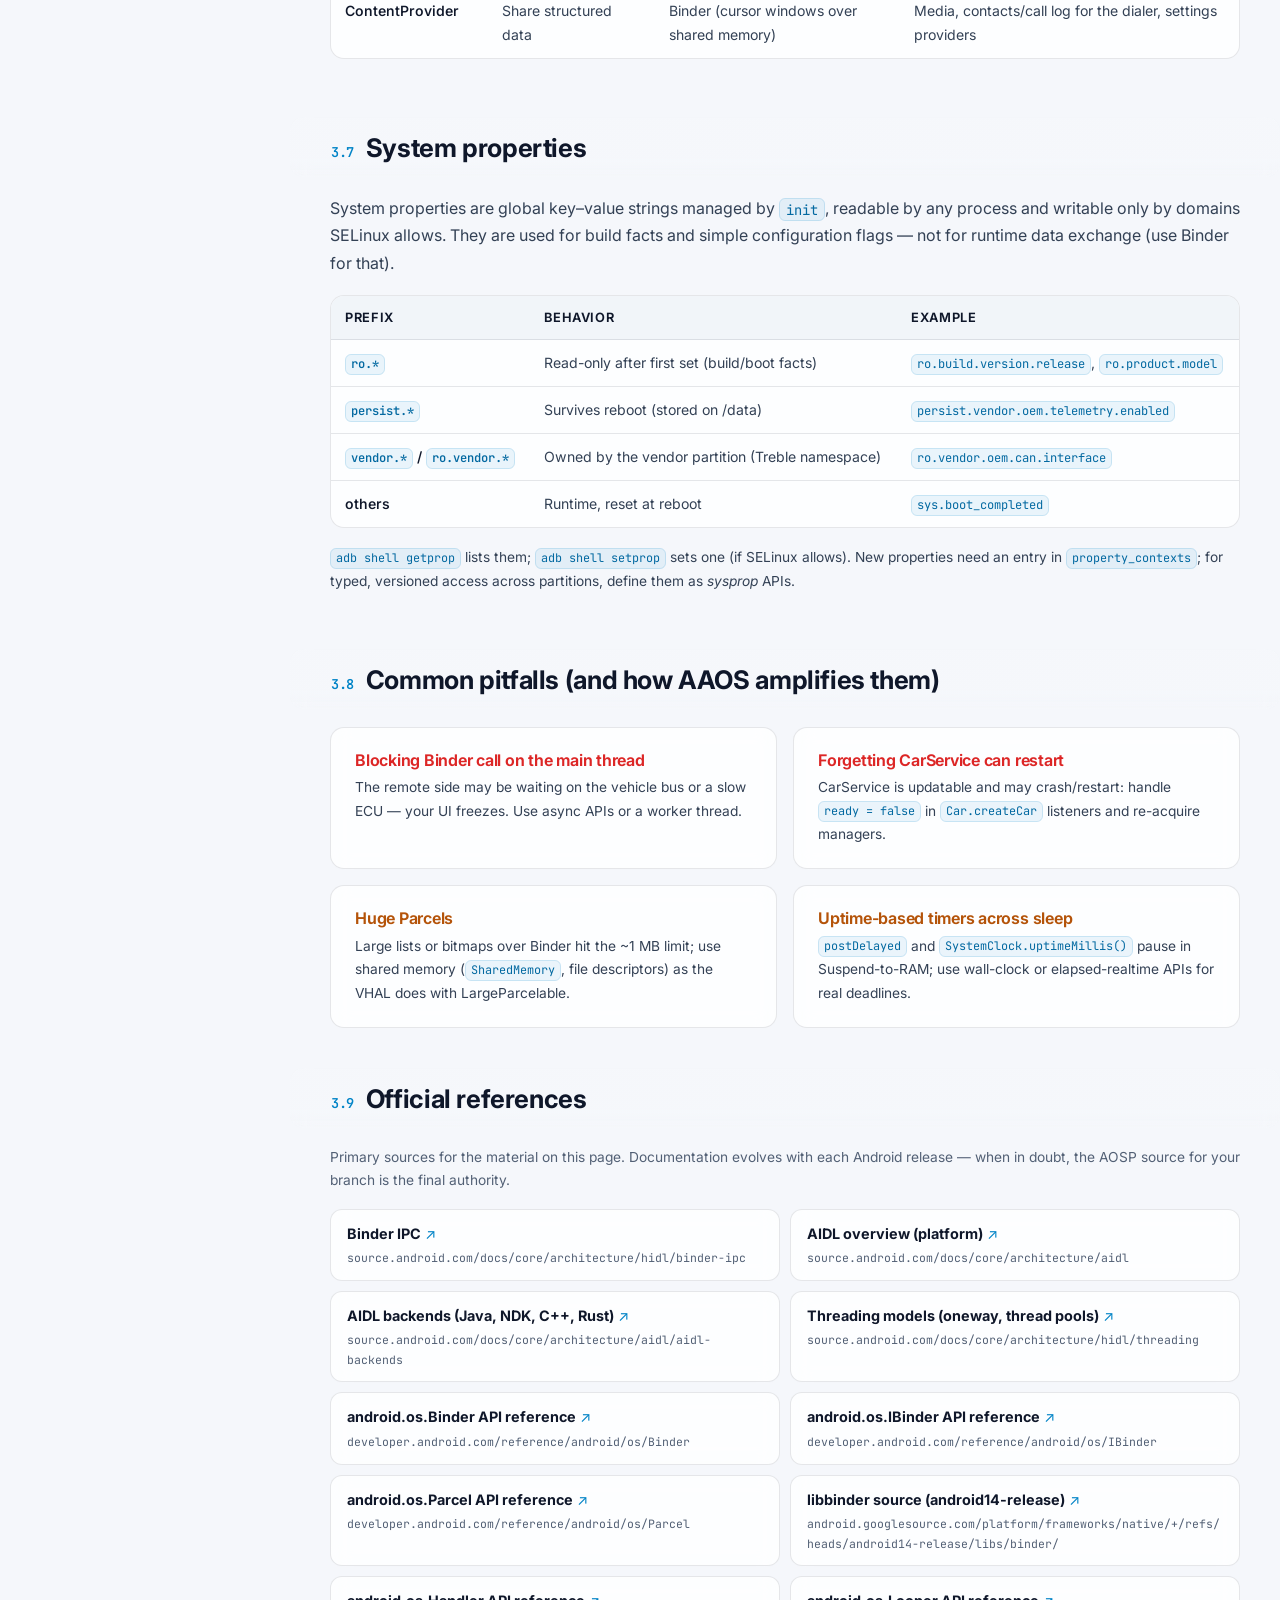
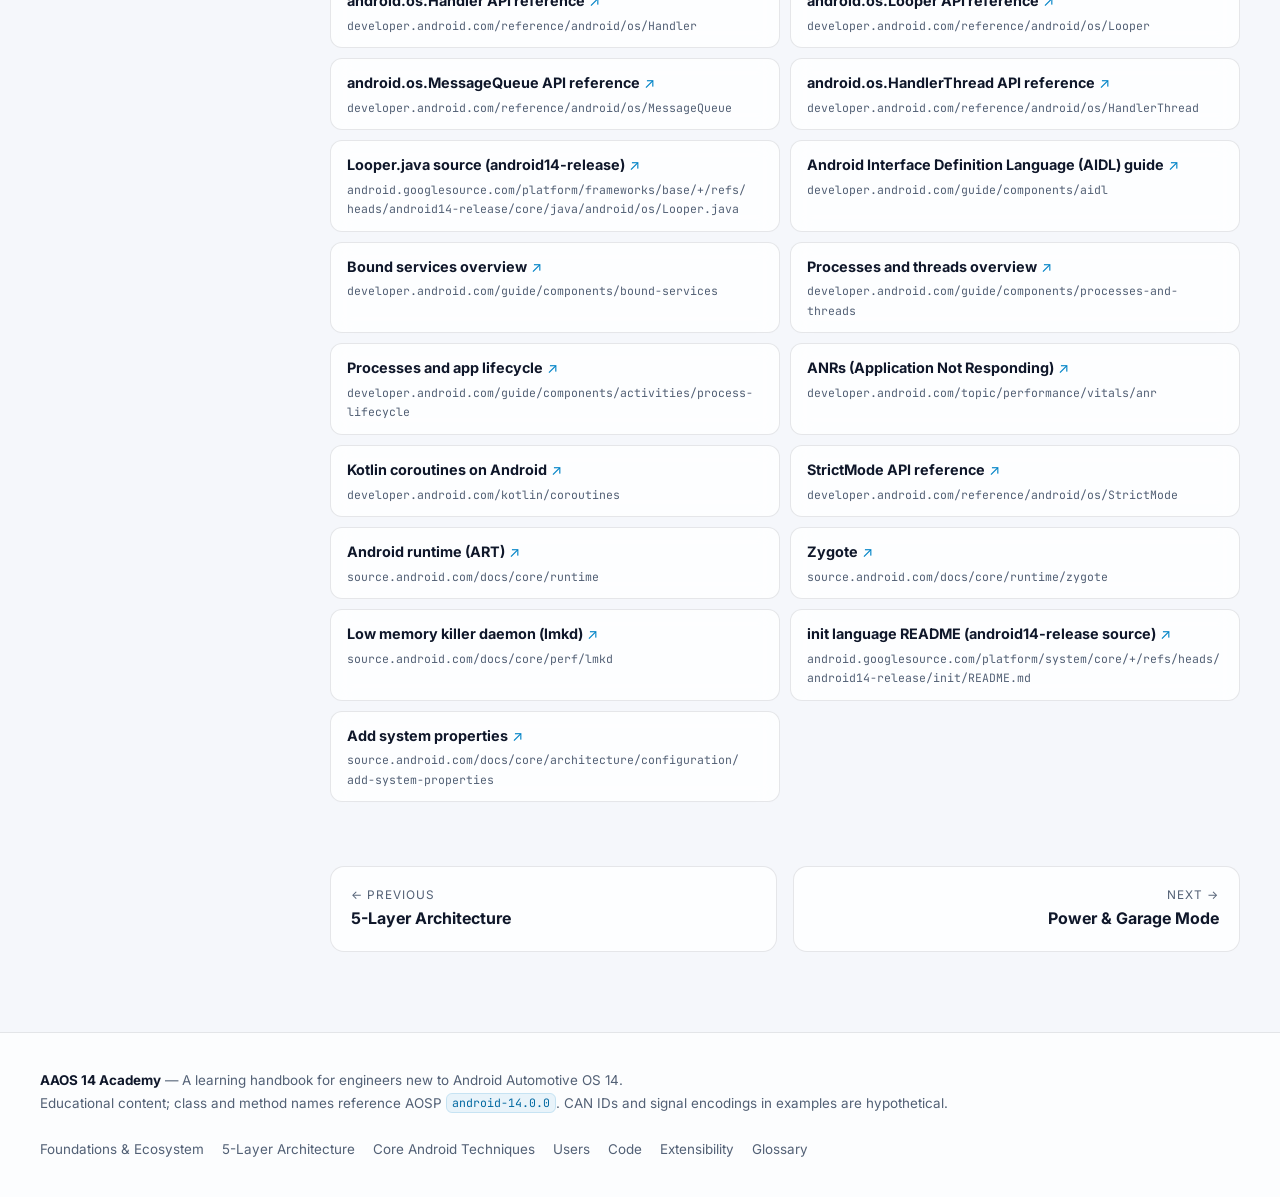
<file: aaos14-academy/fundamentals.html>
<!doctype html>
<html lang="en">
<head>
  <meta charset="utf-8">
  <meta name="viewport" content="width=device-width, initial-scale=1">
  <title>Core Android Techniques — AAOS 14 Academy</title>
  <meta name="description" content="The Android core techniques every AAOS engineer needs: Binder IPC, Handler, Looper and MessageQueue, threading rules, Zygote and the process model, app components, init and system properties.">
  <link rel="preconnect" href="https://fonts.googleapis.com">
  <link rel="preconnect" href="https://fonts.gstatic.com" crossorigin>
  <link href="https://fonts.googleapis.com/css2?family=Inter:wght@400;500;600;700;800&family=JetBrains+Mono:wght@400;600;700&display=swap" rel="stylesheet">
  <meta name="color-scheme" content="dark light">
  <link rel="stylesheet" href="assets/css/main.css?v=__BUILD__">
  <script>try{var t=localStorage.getItem("aaos-theme");if(t)document.documentElement.setAttribute("data-theme",t)}catch(e){}</script>
</head>
<body data-page="fundamentals">
  <div id="site-header"></div>
  <div class="layout">
    <aside class="sidebar" id="sidebar"></aside>
    <main class="content">
      <div class="content-inner">

        <header class="page-hero">
          <nav class="crumbs"><a href="index.html">Home</a><span>/</span><span>Module 03</span></nav>
          <div class="eyebrow">Module 03 · Foundations</div>
          <h1>Core Android Techniques</h1>
          <p class="lead">CarService, the VHAL client, every Car API callback and every plug-in service are built from the same few Android primitives: <strong>Binder</strong> for talking between processes, <strong>Handler / Looper / MessageQueue</strong> for scheduling work on a thread, and the <strong>process model</strong> that Zygote and init set up. Master these and the rest of AAOS stops looking like magic.</p>
          <div class="page-meta"><span>⏱ 35 min read</span><span>🎯 Beginner → Intermediate</span><span>📂 frameworks/native/libs/binder · frameworks/base/core/java/android/os</span></div>
        </header>

        <section class="doc-section" id="anatomy" data-title="Anatomy of a process">
          <div class="sec-head"><h2><span class="sec-num">3.1</span>Anatomy of an Android process</h2></div>
          <p>Every app — and CarService itself — is a Linux process forked from Zygote, running the ART runtime, with a handful of important threads. Knowing <em>which thread runs your code</em> explains most AAOS bugs: frozen UIs, ANRs, races in callbacks and deadlocks across services.</p>
          <div class="glass"><div class="hd-wrap" id="hd-process"></div></div>
          <div class="table-wrap">
            <table class="t">
              <thead><tr><th>Thread</th><th>What runs there</th><th>Rule of thumb</th></tr></thead>
              <tbody>
                <tr><td>Main (UI) thread</td><td>Activity/Service lifecycle callbacks, UI drawing, input, <code>Handler(Looper.getMainLooper())</code> messages</td><td>Never block it — no disk, network or slow Binder calls. Input not handled within ~5 s → ANR.</td></tr>
                <tr><td>Binder threads (<code>binder:&lt;pid&gt;_N</code>)</td><td>Incoming IPC: AIDL method implementations, callbacks from other processes</td><td>Code here runs concurrently — protect shared state, then hop to the main thread for UI.</td></tr>
                <tr><td>RenderThread</td><td>GPU rendering of the UI</td><td>Managed by the framework; keep frames cheap on the main thread.</td></tr>
                <tr><td>Background workers</td><td><code>HandlerThread</code>, <code>Executor</code>s, coroutines on <code>Dispatchers.IO/Default</code></td><td>The right place for I/O, parsing and long computations.</td></tr>
              </tbody>
            </table>
          </div>
        </section>

        <section class="doc-section" id="binder" data-title="Binder IPC">
          <div class="sec-head"><h2><span class="sec-num">3.2</span>Binder IPC</h2></div>
          <p>Android processes are isolated by the kernel: they cannot read each other's memory. <strong>Binder</strong> is the kernel driver plus user-space libraries that let one process call a method on an object living in another process, as if it were local — while the kernel stamps every call with the caller's real identity.</p>
          <div class="callout analogy">
            <div class="ci">🎭</div>
            <div><span class="ct">Analogy</span>
              <p>Binder is a <strong>company switchboard with a tamper-proof caller ID</strong>. You dial an extension (a Binder handle), the operator (the kernel driver) connects you to whoever answers at that desk (a binder thread in the server process), passes your message across, and tells the receiver exactly who is calling — you can't fake the caller ID. The phone directory is <code>servicemanager</code>.</p>
            </div>
          </div>

          <h3>Key concepts</h3>
          <div class="grid grid-2">
            <div class="glass card"><h4 class="c-blue">Proxy & Stub</h4><p class="small">The client holds a <strong>proxy</strong> (<code>IFoo.Stub.Proxy</code> → <code>BpBinder</code>) that marshals arguments into a <code>Parcel</code>. The server extends the <strong>Stub</strong> (<code>BBinder</code>), whose <code>onTransact()</code> unmarshals the Parcel and calls your implementation. AIDL generates both.</p></div>
            <div class="glass card"><h4 class="c-green">One copy, one thread</h4><p class="small">The driver copies the transaction data once into a buffer that is <code>mmap</code>'d into the receiving process, then wakes one of the server's binder threads. The calling thread blocks until the reply arrives (unless the call is <code>oneway</code>).</p></div>
            <div class="glass card"><h4 class="c-purple">Identity & security</h4><p class="small"><code>Binder.getCallingUid()</code> / <code>getCallingPid()</code> are set by the kernel, which is why CarService can trust them for permission checks. Use <code>Binder.clearCallingIdentity()</code> / <code>restoreCallingIdentity()</code> when the service must act as itself.</p></div>
            <div class="glass card"><h4 class="c-amber">Limits & failure</h4><p class="small">The transaction buffer is about <strong>1 MB per process</strong>, shared by all in-flight transactions → <code>TransactionTooLargeException</code>. If the remote process dies, calls throw <code>DeadObjectException</code>; register <code>linkToDeath()</code> to be notified.</p></div>
          </div>

          <h3>Three Binder domains</h3>
          <div class="table-wrap">
            <table class="t">
              <thead><tr><th>Device node</th><th>Context manager</th><th>Used between</th><th>AAOS example</th></tr></thead>
              <tbody>
                <tr><td><code>/dev/binder</code></td><td><code>servicemanager</code></td><td>Framework ↔ apps, and AIDL HALs (system ↔ vendor)</td><td>App → CarService; CarService → <code>IVehicle/default</code> (AIDL VHAL)</td></tr>
                <tr><td><code>/dev/hwbinder</code></td><td><code>hwservicemanager</code></td><td>Framework ↔ vendor via HIDL (legacy)</td><td>Older HIDL VHAL <code>@2.0</code></td></tr>
                <tr><td><code>/dev/vndbinder</code></td><td><code>vndservicemanager</code></td><td>Vendor ↔ vendor processes only</td><td>VHAL ↔ an OEM vendor daemon</td></tr>
              </tbody>
            </table>
          </div>

          <h3>One Binder call, step by step (interactive)</h3>
          <div id="binder-seq"></div>

          <h3>Code: define, serve, call</h3>
          <div class="tabs" data-tabs>
            <div class="tab-list" role="tablist">
              <button data-tab="aidl" aria-selected="true">AIDL interface</button>
              <button data-tab="server">Server (Service)</button>
              <button data-tab="client">Client (bind + death)</button>
            </div>
            <div class="tab-panel" data-panel="aidl">
              <script type="text/plain" data-code data-lang="aidl" data-file="com/oem/telemetry/ITelemetry.aidl" data-label="AIDL">
package com.oem.telemetry;

import com.oem.telemetry.ISpeedListener;

interface ITelemetry {
    float lastSpeedKmh();                                // synchronous: caller blocks for the reply
    void registerListener(ISpeedListener listener);      // a Binder object passed across processes
}

// ISpeedListener.aidl — oneway: the service never blocks on a slow client
oneway interface ISpeedListener {
    void onSpeed(float kmh);
}
              </script>
            </div>
            <div class="tab-panel" data-panel="server">
              <div class="lang-switch">
              <script type="text/plain" data-code data-lang="kotlin" data-file="TelemetryService.kt" data-label="Kotlin">
class TelemetryService : Service() {

    private val listeners = RemoteCallbackList<ISpeedListener>()   // handles client death for us
    @Volatile private var speedKmh = 0f

    private val binder = object : ITelemetry.Stub() {
        // Runs on a BINDER THREAD, concurrently with other calls
        override fun lastSpeedKmh(): Float {
            enforceCallingPermission("com.oem.permission.READ_TELEMETRY", "lastSpeedKmh")
            return speedKmh
        }

        override fun registerListener(listener: ISpeedListener) {
            val uid = Binder.getCallingUid()            // kernel-provided, cannot be spoofed
            Log.i(TAG, "listener registered by uid=$uid")
            listeners.register(listener)
        }
    }

    override fun onBind(intent: Intent): IBinder = binder

    fun publish(kmh: Float) {
        speedKmh = kmh
        val n = listeners.beginBroadcast()
        repeat(n) { i -> runCatching { listeners.getBroadcastItem(i).onSpeed(kmh) } }  // oneway calls
        listeners.finishBroadcast()
    }

    private companion object { const val TAG = "Telemetry" }
}
              </script>
              <script type="text/plain" data-code data-lang="java" data-file="TelemetryService.java" data-label="Java">
public class TelemetryService extends Service {
    private static final String TAG = "Telemetry";

    private final RemoteCallbackList<ISpeedListener> listeners =
            new RemoteCallbackList<>();                          // handles client death for us
    private volatile float speedKmh;

    private final ITelemetry.Stub binder = new ITelemetry.Stub() {
        // Runs on a BINDER THREAD, concurrently with other calls
        @Override public float lastSpeedKmh() {
            enforceCallingPermission("com.oem.permission.READ_TELEMETRY", "lastSpeedKmh");
            return speedKmh;
        }

        @Override public void registerListener(ISpeedListener listener) {
            int uid = Binder.getCallingUid();                    // kernel-provided, cannot be spoofed
            Log.i(TAG, "listener registered by uid=" + uid);
            listeners.register(listener);
        }
    };

    @Override public IBinder onBind(Intent intent) { return binder; }

    public void publish(float kmh) {
        speedKmh = kmh;
        int n = listeners.beginBroadcast();
        for (int i = 0; i < n; i++) {
            try {
                listeners.getBroadcastItem(i).onSpeed(kmh);       // oneway calls
            } catch (RemoteException ignored) {
                // client died; RemoteCallbackList drops it
            }
        }
        listeners.finishBroadcast();
    }
}
              </script>
              </div>
            </div>
            <div class="tab-panel" data-panel="client">
              <div class="lang-switch">
              <script type="text/plain" data-code data-lang="kotlin" data-file="TelemetryClient.kt" data-label="Kotlin">
class TelemetryClient(private val context: Context) {

    private var service: ITelemetry? = null

    private val deathRecipient = IBinder.DeathRecipient {
        Log.w(TAG, "telemetry process died — rebinding")
        service = null
        bind()                                           // called on a binder thread
    }

    private val connection = object : ServiceConnection {
        override fun onServiceConnected(name: ComponentName, binder: IBinder) {   // main thread
            binder.linkToDeath(deathRecipient, 0)
            service = ITelemetry.Stub.asInterface(binder)                         // returns a proxy
            service?.registerListener(listener)
        }
        override fun onServiceDisconnected(name: ComponentName) { service = null }
    }

    // Our own Binder object: the service calls it back on OUR binder threads
    private val listener = object : ISpeedListener.Stub() {
        override fun onSpeed(kmh: Float) {
            mainHandler.post { speedView.text = "%.0f km/h".format(kmh) }       // hop to the UI thread
        }
    }

    private val mainHandler = Handler(Looper.getMainLooper())
    private lateinit var speedView: TextView

    fun bind() {
        val intent = Intent().setComponent(ComponentName("com.oem.car.telemetry", "com.oem.car.telemetry.TelemetryService"))
        context.bindService(intent, connection, Context.BIND_AUTO_CREATE)
    }

    private companion object { const val TAG = "TelemetryClient" }
}
              </script>
              <script type="text/plain" data-code data-lang="java" data-file="TelemetryClient.java" data-label="Java">
public class TelemetryClient {
    private static final String TAG = "TelemetryClient";

    private final Context context;
    private final Handler mainHandler = new Handler(Looper.getMainLooper());
    private volatile ITelemetry service;
    private TextView speedView;

    public TelemetryClient(Context context) { this.context = context; }

    private final IBinder.DeathRecipient deathRecipient = () -> {
        Log.w(TAG, "telemetry process died — rebinding");
        service = null;
        bind();                                                  // called on a binder thread
    };

    private final ServiceConnection connection = new ServiceConnection() {
        @Override public void onServiceConnected(ComponentName name, IBinder binder) {   // main thread
            try {
                binder.linkToDeath(deathRecipient, 0);           // Java makes you handle RemoteException
                service = ITelemetry.Stub.asInterface(binder);   // returns a proxy
                service.registerListener(listener);
            } catch (RemoteException e) {
                Log.w(TAG, "service died during setup", e);
            }
        }
        @Override public void onServiceDisconnected(ComponentName name) { service = null; }
    };

    // Our own Binder object: the service calls it back on OUR binder threads
    private final ISpeedListener listener = new ISpeedListener.Stub() {
        @Override public void onSpeed(float kmh) {
            mainHandler.post(() -> speedView.setText(String.format("%.0f km/h", kmh)));   // hop to the UI thread
        }
    };

    public void bind() {
        Intent intent = new Intent().setComponent(new ComponentName(
                "com.oem.car.telemetry", "com.oem.car.telemetry.TelemetryService"));
        context.bindService(intent, connection, Context.BIND_AUTO_CREATE);
    }
}
              </script>
              </div>
            </div>
          </div>
          <div class="callout tip">
            <div class="ci">🔍</div>
            <div><span class="ct">Inspecting Binder on a device</span>
              <p><code>adb shell service list</code> (registered services), <code>adb shell dumpsys &lt;service&gt;</code>, <code>adb shell cat /dev/binderfs/binder_logs/state</code> (where binderfs is mounted), and Perfetto's <em>binder transactions</em> track to see who calls whom and how long each call takes.</p>
            </div>
          </div>
        </section>

        <section class="doc-section" id="looper" data-title="Handler, Looper & MessageQueue">
          <div class="sec-head"><h2><span class="sec-num">3.3</span>Handler, Looper & MessageQueue</h2></div>
          <p>Binder moves work <em>between processes</em>. Handler/Looper moves work <em>between threads</em> — and serializes it on one thread. The main thread of every Android app is simply a thread running a <code>Looper</code>.</p>
          <div class="grid grid-3">
            <div class="glass card"><h4 class="c-blue">MessageQueue</h4><p class="small">A queue of <code>Message</code>s <strong>ordered by due time</strong> (<code>when</code>, in <code>SystemClock.uptimeMillis()</code>). When nothing is due, the thread sleeps in the kernel (epoll) — no busy waiting.</p></div>
            <div class="glass card"><h4 class="c-green">Looper</h4><p class="small">Owns the queue and runs the loop on its thread: take the next due message, dispatch it to its target Handler, repeat. One Looper per thread: <code>Looper.prepare()</code> then <code>Looper.loop()</code>.</p></div>
            <div class="glass card"><h4 class="c-purple">Handler</h4><p class="small">The producer/consumer API bound to one Looper. <code>post()</code>, <code>postDelayed()</code>, <code>sendMessage()</code> enqueue from <em>any</em> thread; <code>handleMessage()</code> / the Runnable executes on the Looper's thread.</p></div>
          </div>
          <div class="callout analogy">
            <div class="ci">🎭</div>
            <div><span class="ct">Analogy</span>
              <p>A Looper is a <strong>single chef</strong> working through an <strong>order rail</strong> (the MessageQueue) sorted by when each dish is due. Waiters (Handlers on any thread) clip new orders onto the rail; the chef always cooks exactly one dish at a time, in due-time order. If one dish takes 10 minutes (a blocking call on the main thread), every other order — including the customer waving for attention (an input event) — waits. Wait too long and the customer walks out: that's an <strong>ANR</strong>.</p>
            </div>
          </div>

          <h3>How HandlerThread, Looper and Handler work together (step by step)</h3>
          <p class="small muted">Follow one worker thread from <code>new HandlerThread()</code> to <code>quitSafely()</code>: how the Looper and its queue are created, how a Handler sends a message, how the Looper pops it and calls <code>handleMessage()</code>, and how <code>sendMessageDelayed()</code> is ordered and timed. Uptime values are illustrative.</p>
          <div class="glass card" id="looper-sim"></div>

          <h3>What the loop actually does</h3>
          <script type="text/plain" data-code data-lang="java" data-file="Looper.loop() — simplified from frameworks/base/core/java/android/os/Looper.java" data-label="Java">
public static void loop() {
    final Looper me = myLooper();                        // the Looper of the current thread
    final MessageQueue queue = me.mQueue;
    for (;;) {
        Message msg = queue.next();                      // blocks (epoll) until a message is due
        if (msg == null) return;                         // quit() was called
        msg.target.dispatchMessage(msg);                 // Runnable callback or handleMessage()
        msg.recycleUnchecked();                          // back to the Message pool
    }
}
          </script>
          <h3>A worker thread with its own Looper</h3>
          <div class="lang-switch">
          <script type="text/plain" data-code data-lang="kotlin" data-file="VehicleEventWorker.kt" data-label="Kotlin">
// A dedicated thread for vehicle events: ordered, off the UI thread, no locks needed for its state
val worker = HandlerThread("vehicle-events").apply { start() }
val workerHandler = Handler(worker.looper)

// Car API callbacks can be delivered straight onto that thread
val car = Car.createCar(context, workerHandler)             // Car events dispatched on worker.looper

workerHandler.post { parseAndCache() }                      // runs on "vehicle-events"
workerHandler.sendMessage(Message.obtain(workerHandler, MSG_FLUSH))   // obtain() reuses pooled Messages
workerHandler.postDelayed({ flushToDisk() }, 5_000)         // 5 s of UPTIME, see note below

// When done:
worker.quitSafely()                                         // finishes due messages, then stops
          </script>
          <script type="text/plain" data-code data-lang="java" data-file="VehicleEventWorker.java" data-label="Java">
// A dedicated thread for vehicle events: ordered, off the UI thread, no locks needed for its state
HandlerThread worker = new HandlerThread("vehicle-events");
worker.start();
Handler workerHandler = new Handler(worker.getLooper());

// Car API callbacks can be delivered straight onto that thread
Car car = Car.createCar(context, workerHandler);            // Car events dispatched on worker's Looper

workerHandler.post(() -> parseAndCache());                  // runs on "vehicle-events"
workerHandler.sendMessage(Message.obtain(workerHandler, MSG_FLUSH));   // obtain() reuses pooled Messages
workerHandler.postDelayed(() -> flushToDisk(), 5_000);      // 5 s of UPTIME, see note below

// When done:
worker.quitSafely();                                        // finishes due messages, then stops
          </script>
          </div>
          <div class="callout warn">
            <div class="ci">🚗</div>
            <div><span class="ct">Automotive gotcha: delays don't count deep sleep</span>
              <p>Handler time is <code>SystemClock.uptimeMillis()</code>, which <strong>stops during deep sleep</strong>. A <code>postDelayed(…, 1 hour)</code> scheduled before the car enters Suspend-to-RAM fires one hour of <em>awake</em> time later — possibly days later. For wall-clock deadlines use <code>AlarmManager</code>, <code>JobScheduler</code> (Garage Mode) or handle <code>SUSPEND_EXIT</code>.</p>
            </div>
          </div>
          <div class="grid grid-2">
            <div class="glass card"><h4>Sync barriers & async messages</h4><p class="small">The framework can insert a <em>sync barrier</em> so only messages marked asynchronous run — this is how <code>Choreographer</code> keeps frame rendering ahead of ordinary posts.</p></div>
            <div class="glass card"><h4>IdleHandler</h4><p class="small"><code>Looper.myQueue().addIdleHandler { … }</code> runs work when the queue has nothing due — handy for low-priority warm-up after startup.</p></div>
            <div class="glass card"><h4>Leaks</h4><p class="small">A delayed Message holds its Handler, which may hold an Activity. Remove pending work in <code>onDestroy()</code> (<code>removeCallbacksAndMessages(null)</code>) or use lifecycle-aware coroutines.</p></div>
            <div class="glass card"><h4>Coroutines are built on this</h4><p class="small"><code>Dispatchers.Main</code> dispatches through a Handler on the main Looper; <code>withContext(Dispatchers.IO)</code> moves work to a thread pool and back.</p></div>
          </div>
        </section>

        <section class="doc-section" id="threading" data-title="Threading rules for AAOS code">
          <div class="sec-head"><h2><span class="sec-num">3.4</span>Threading rules for AAOS code</h2></div>
          <p>Binder and Looper meet constantly in car code: a callback arrives from CarService on a binder thread, and the result must be shown on the main thread. These rules prevent most production bugs:</p>
          <div class="table-wrap">
            <table class="t">
              <thead><tr><th>Situation</th><th>Where your code runs</th><th>Do</th></tr></thead>
              <tbody>
                <tr><td>Implementing an AIDL interface (server)</td><td>Any binder thread, concurrently</td><td>Make it thread-safe; return fast; offload long work to a worker Looper/Executor.</td></tr>
                <tr><td>Receiving a callback from another process</td><td>A binder thread of <em>your</em> process</td><td><code>Handler(mainLooper).post { … }</code> before touching UI.</td></tr>
                <tr><td>Car API events (<code>CarPropertyManager</code> callbacks)</td><td>The Handler/Looper associated with your <code>Car</code> object (main thread by default)</td><td>Pass a worker <code>Handler</code> to <code>Car.createCar(…)</code> for high-rate signals so the UI thread stays free.</td></tr>
                <tr><td>Calling a synchronous Binder method</td><td>The calling thread blocks until the reply</td><td>Don't do it on the main thread if the remote side can be slow (I/O, the vehicle bus, locks).</td></tr>
                <tr><td>Calling a <code>oneway</code> method</td><td>Returns immediately</td><td>No return value, no exceptions from the remote; calls to the same Binder object are delivered in order.</td></tr>
                <tr><td>Holding a lock</td><td>—</td><td>Never make an outgoing Binder call while holding a lock that incoming calls also need → cross-process deadlock.</td></tr>
              </tbody>
            </table>
          </div>
          <div class="callout tip">
            <div class="ci">🛠️</div>
            <div><span class="ct">Catch it early</span>
              <p>Enable <code>StrictMode</code> (disk/network on main thread) in debug builds, watch for <code>Binder</code> transactions on the main thread in Perfetto, and read ANR traces in <code>/data/anr/</code> — they show exactly what the main thread was waiting on.</p>
            </div>
          </div>
        </section>

        <section class="doc-section" id="process" data-title="Init, Zygote & system_server">
          <div class="sec-head"><h2><span class="sec-num">3.5</span>Process model: init, Zygote & system_server</h2></div>
          <ol class="steps-list">
            <li><b>Kernel → init (PID 1)</b><code>init</code> parses <code>*.rc</code> files, mounts partitions, sets system properties and starts native services (<code>servicemanager</code>, <code>hwservicemanager</code>, <code>vndservicemanager</code>, HALs such as the VHAL in <code>class early_hal</code>).</li>
            <li><b>Zygote</b>Starts the ART runtime and preloads common classes and resources once. Every Java process is then created by <strong>forking</strong> Zygote — fast startup and shared memory pages.</li>
            <li><b>system_server</b>The first process forked from Zygote. <code>SystemServer</code> starts ~100 system services in boot phases (ActivityManager, PackageManager, WindowManager…), including <code>CarServiceHelperService</code> on automotive builds.</li>
            <li><b>CarService & persistent apps</b>ActivityManager starts persistent system apps — CarService (<code>com.android.car</code>) among them — which then binds to the VHAL and starts its plug-in services.</li>
            <li><b>Apps</b>Each app is forked from Zygote on demand, given its own Linux UID (sandbox) and SELinux domain. Under memory pressure, <code>lmkd</code> kills processes by importance (cached → service → visible → foreground).</li>
          </ol>
          <script type="text/plain" data-code data-lang="conf" data-file="init .rc syntax (illustrative)" data-label="init.rc">
# A native daemon started by init
service vendor.oem-telemetryd /vendor/bin/oem-telemetryd
    class main                      # started with the "main" class
    user system
    group system inet
    oneshot                         # don't restart if it exits

# React to a property change
on property:persist.vendor.oem.telemetry.enabled=1
    start vendor.oem-telemetryd
          </script>
          <div class="callout analogy">
            <div class="ci">🎭</div>
            <div><span class="ct">Analogy</span>
              <p>Zygote is a <strong>pre-heated oven with dough already rolled out</strong>. Instead of baking each new pizza (app) from flour, Android takes the prepared base, adds the toppings (your app code) and serves it in a fraction of the time.</p>
            </div>
          </div>
        </section>

        <section class="doc-section" id="components" data-title="App components & IPC patterns">
          <div class="sec-head"><h2><span class="sec-num">3.6</span>App components & IPC patterns</h2></div>
          <div class="table-wrap">
            <table class="t">
              <thead><tr><th>Component</th><th>Purpose</th><th>IPC underneath</th><th>Where you meet it in AAOS</th></tr></thead>
              <tbody>
                <tr><td>Activity</td><td>A screen</td><td>Intents via ActivityManager (Binder)</td><td>Launcher, HVAC panel, Settings; must be <code>distractionOptimized</code> to run while driving</td></tr>
                <tr><td>Service — started</td><td>Background work with no UI</td><td><code>startService()</code> / <code>startForegroundService()</code></td><td>CarService plug-ins with <code>bind=start</code></td></tr>
                <tr><td>Service — bound</td><td>Expose an API to other components</td><td><code>bindService()</code> → <code>IBinder</code> → AIDL</td><td>CarService itself (<code>Car.createCar</code> binds to it), plug-ins with <code>bind=bind</code>, OemCarService</td></tr>
                <tr><td>BroadcastReceiver</td><td>React to system-wide events</td><td>Intents delivered by ActivityManager</td><td>Boot completed, locale change; prefer CarService lifecycle APIs for user/power events</td></tr>
                <tr><td>ContentProvider</td><td>Share structured data</td><td>Binder (cursor windows over shared memory)</td><td>Media, contacts/call log for the dialer, settings providers</td></tr>
              </tbody>
            </table>
          </div>
        </section>

        <section class="doc-section" id="properties" data-title="System properties">
          <div class="sec-head"><h2><span class="sec-num">3.7</span>System properties</h2></div>
          <p>System properties are global key–value strings managed by <code>init</code>, readable by any process and writable only by domains SELinux allows. They are used for build facts and simple configuration flags — not for runtime data exchange (use Binder for that).</p>
          <div class="table-wrap">
            <table class="t">
              <thead><tr><th>Prefix</th><th>Behavior</th><th>Example</th></tr></thead>
              <tbody>
                <tr><td><code>ro.*</code></td><td>Read-only after first set (build/boot facts)</td><td><code>ro.build.version.release</code>, <code>ro.product.model</code></td></tr>
                <tr><td><code>persist.*</code></td><td>Survives reboot (stored on /data)</td><td><code>persist.vendor.oem.telemetry.enabled</code></td></tr>
                <tr><td><code>vendor.*</code> / <code>ro.vendor.*</code></td><td>Owned by the vendor partition (Treble namespace)</td><td><code>ro.vendor.oem.can.interface</code></td></tr>
                <tr><td>others</td><td>Runtime, reset at reboot</td><td><code>sys.boot_completed</code></td></tr>
              </tbody>
            </table>
          </div>
          <p class="small"><code>adb shell getprop</code> lists them; <code>adb shell setprop</code> sets one (if SELinux allows). New properties need an entry in <code>property_contexts</code>; for typed, versioned access across partitions, define them as <em>sysprop</em> APIs.</p>
        </section>

        <section class="doc-section" id="pitfalls" data-title="Common pitfalls">
          <div class="sec-head"><h2><span class="sec-num">3.8</span>Common pitfalls (and how AAOS amplifies them)</h2></div>
          <div class="grid grid-2">
            <div class="glass card"><h4 class="c-red">Blocking Binder call on the main thread</h4><p class="small">The remote side may be waiting on the vehicle bus or a slow ECU — your UI freezes. Use async APIs or a worker thread.</p></div>
            <div class="glass card"><h4 class="c-red">Forgetting CarService can restart</h4><p class="small">CarService is updatable and may crash/restart: handle <code>ready = false</code> in <code>Car.createCar</code> listeners and re-acquire managers.</p></div>
            <div class="glass card"><h4 class="c-amber">Huge Parcels</h4><p class="small">Large lists or bitmaps over Binder hit the ~1 MB limit; use shared memory (<code>SharedMemory</code>, file descriptors) as the VHAL does with LargeParcelable.</p></div>
            <div class="glass card"><h4 class="c-amber">Uptime-based timers across sleep</h4><p class="small"><code>postDelayed</code> and <code>SystemClock.uptimeMillis()</code> pause in Suspend-to-RAM; use wall-clock or elapsed-realtime APIs for real deadlines.</p></div>
          </div>
        </section>

        <div id="pager"></div>
      </div>
    </main>
  </div>
  <div id="site-footer"></div>

  <script src="assets/js/glossary-data.js?v=__BUILD__"></script>
  <script src="assets/js/core.js?v=__BUILD__"></script>
  <script src="assets/js/diagrams.js?v=__BUILD__"></script>
  <script src="assets/js/pages/fundamentals.js?v=__BUILD__"></script>
</body>
</html>
</file>
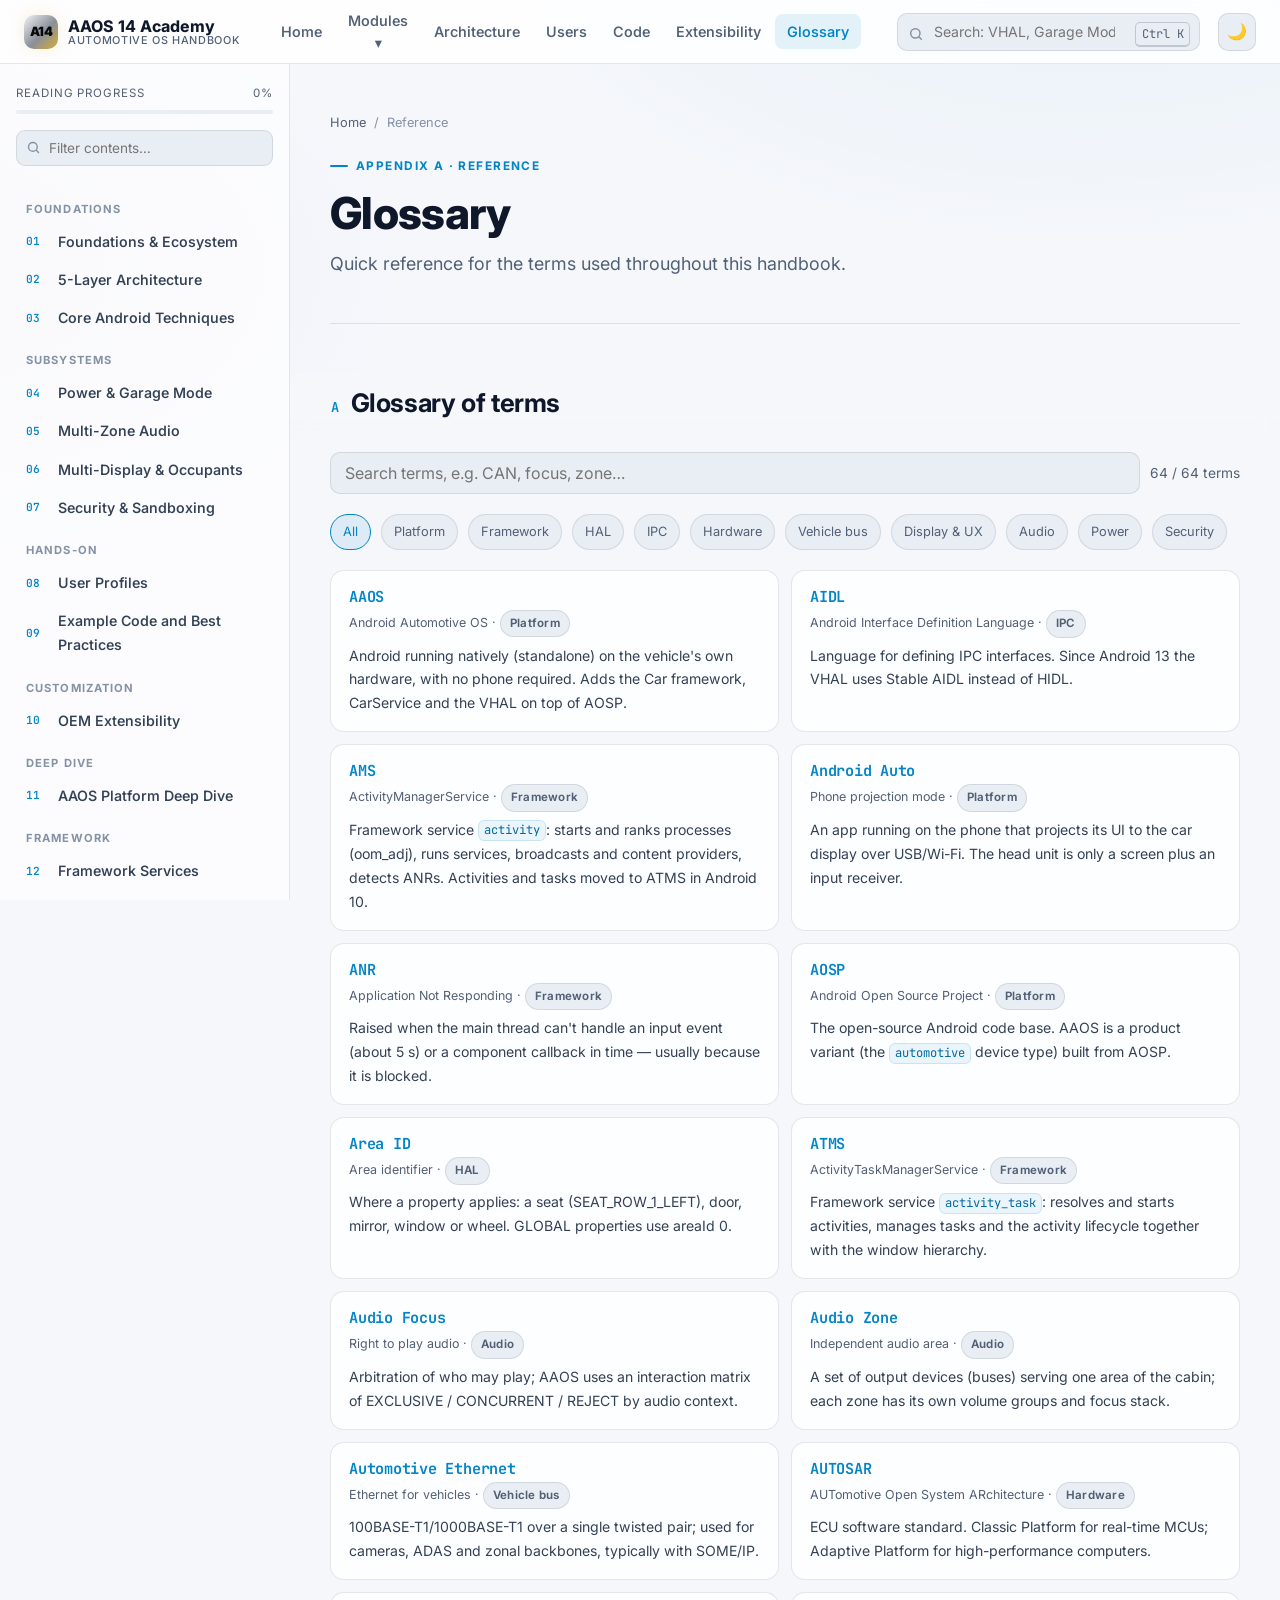
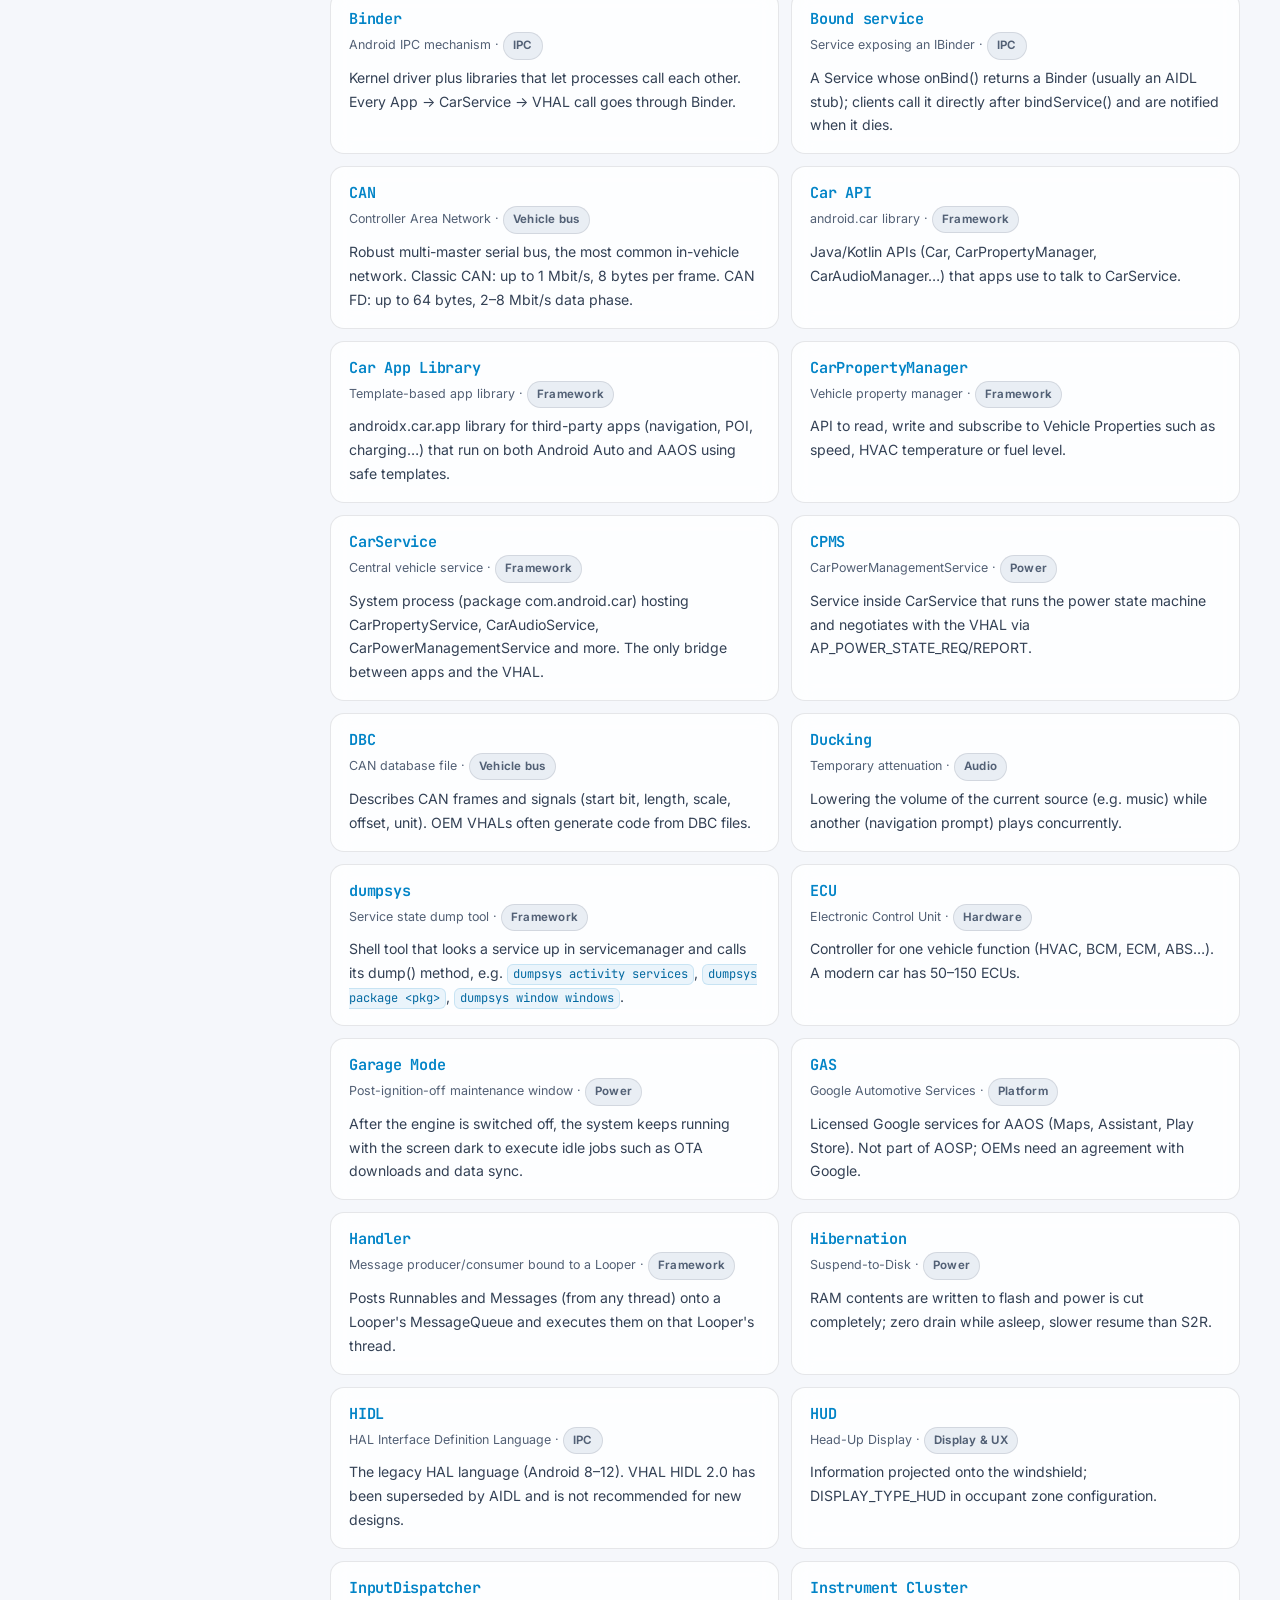
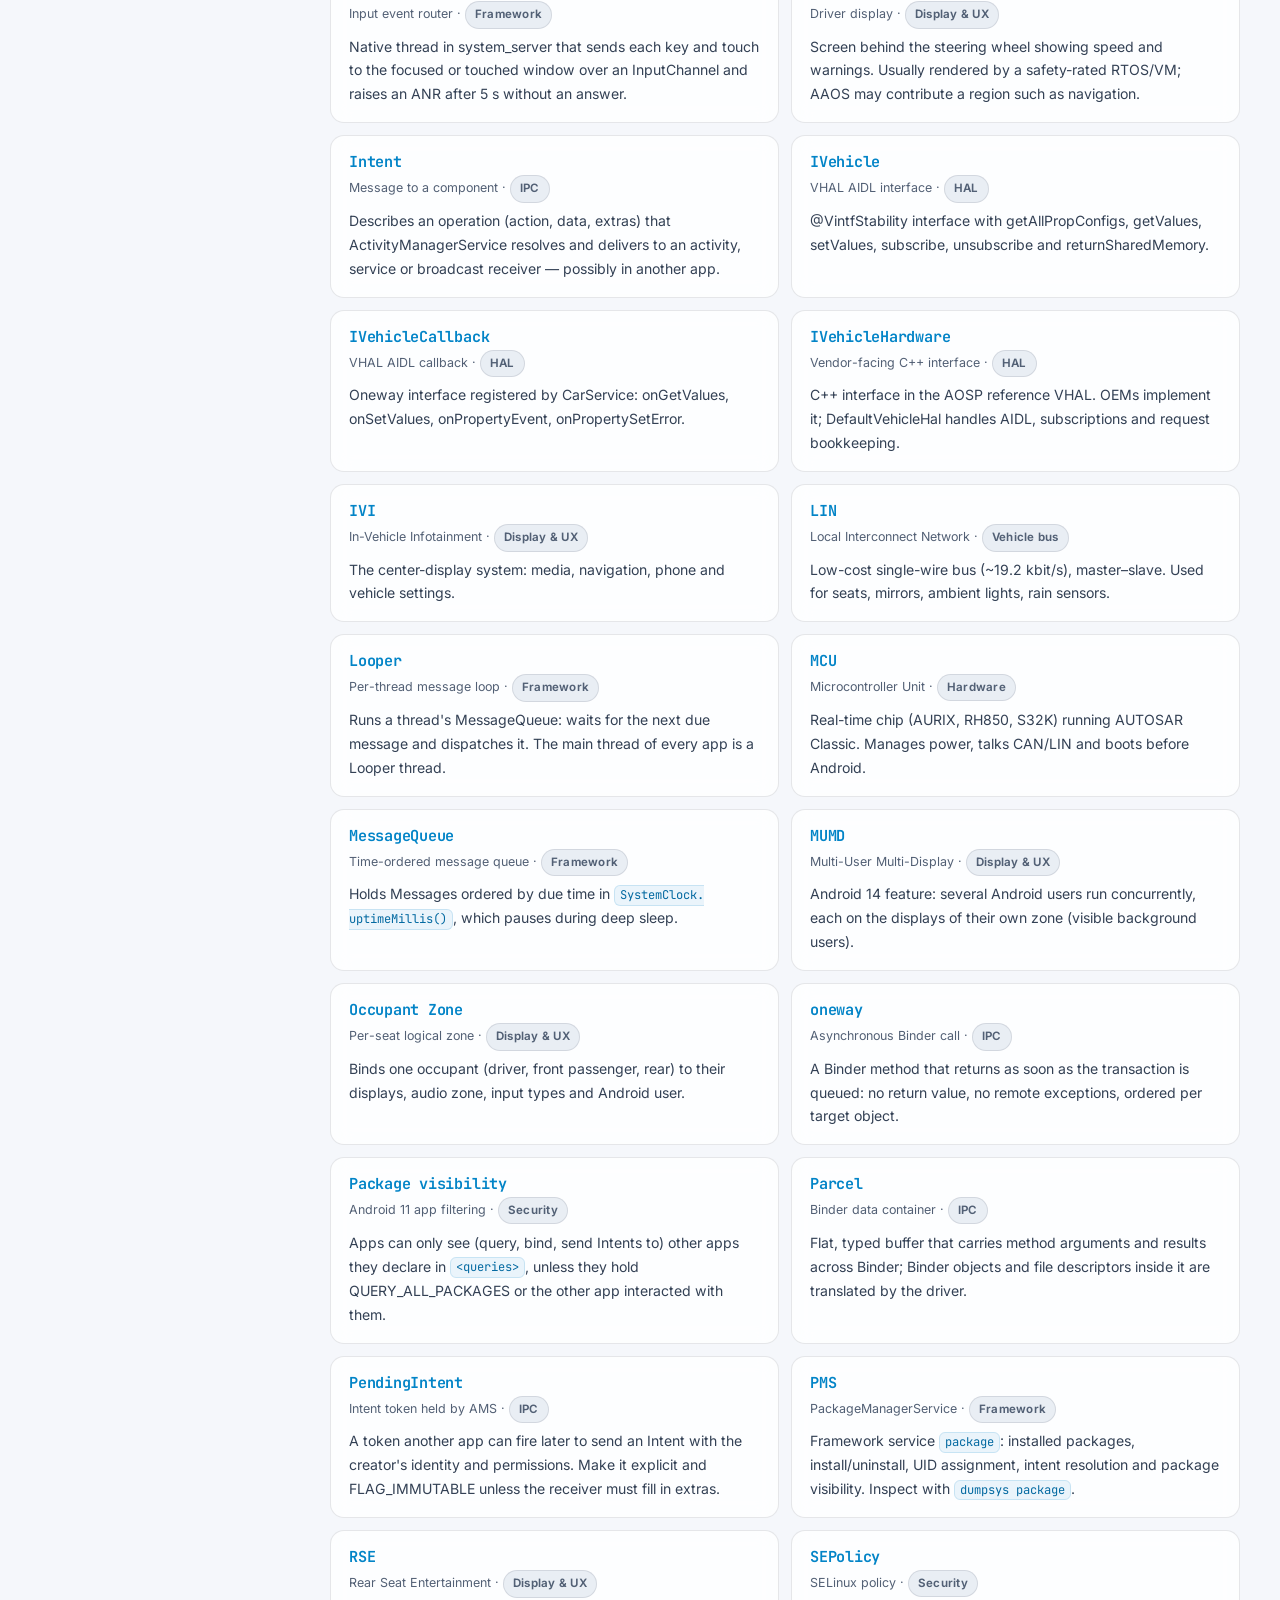
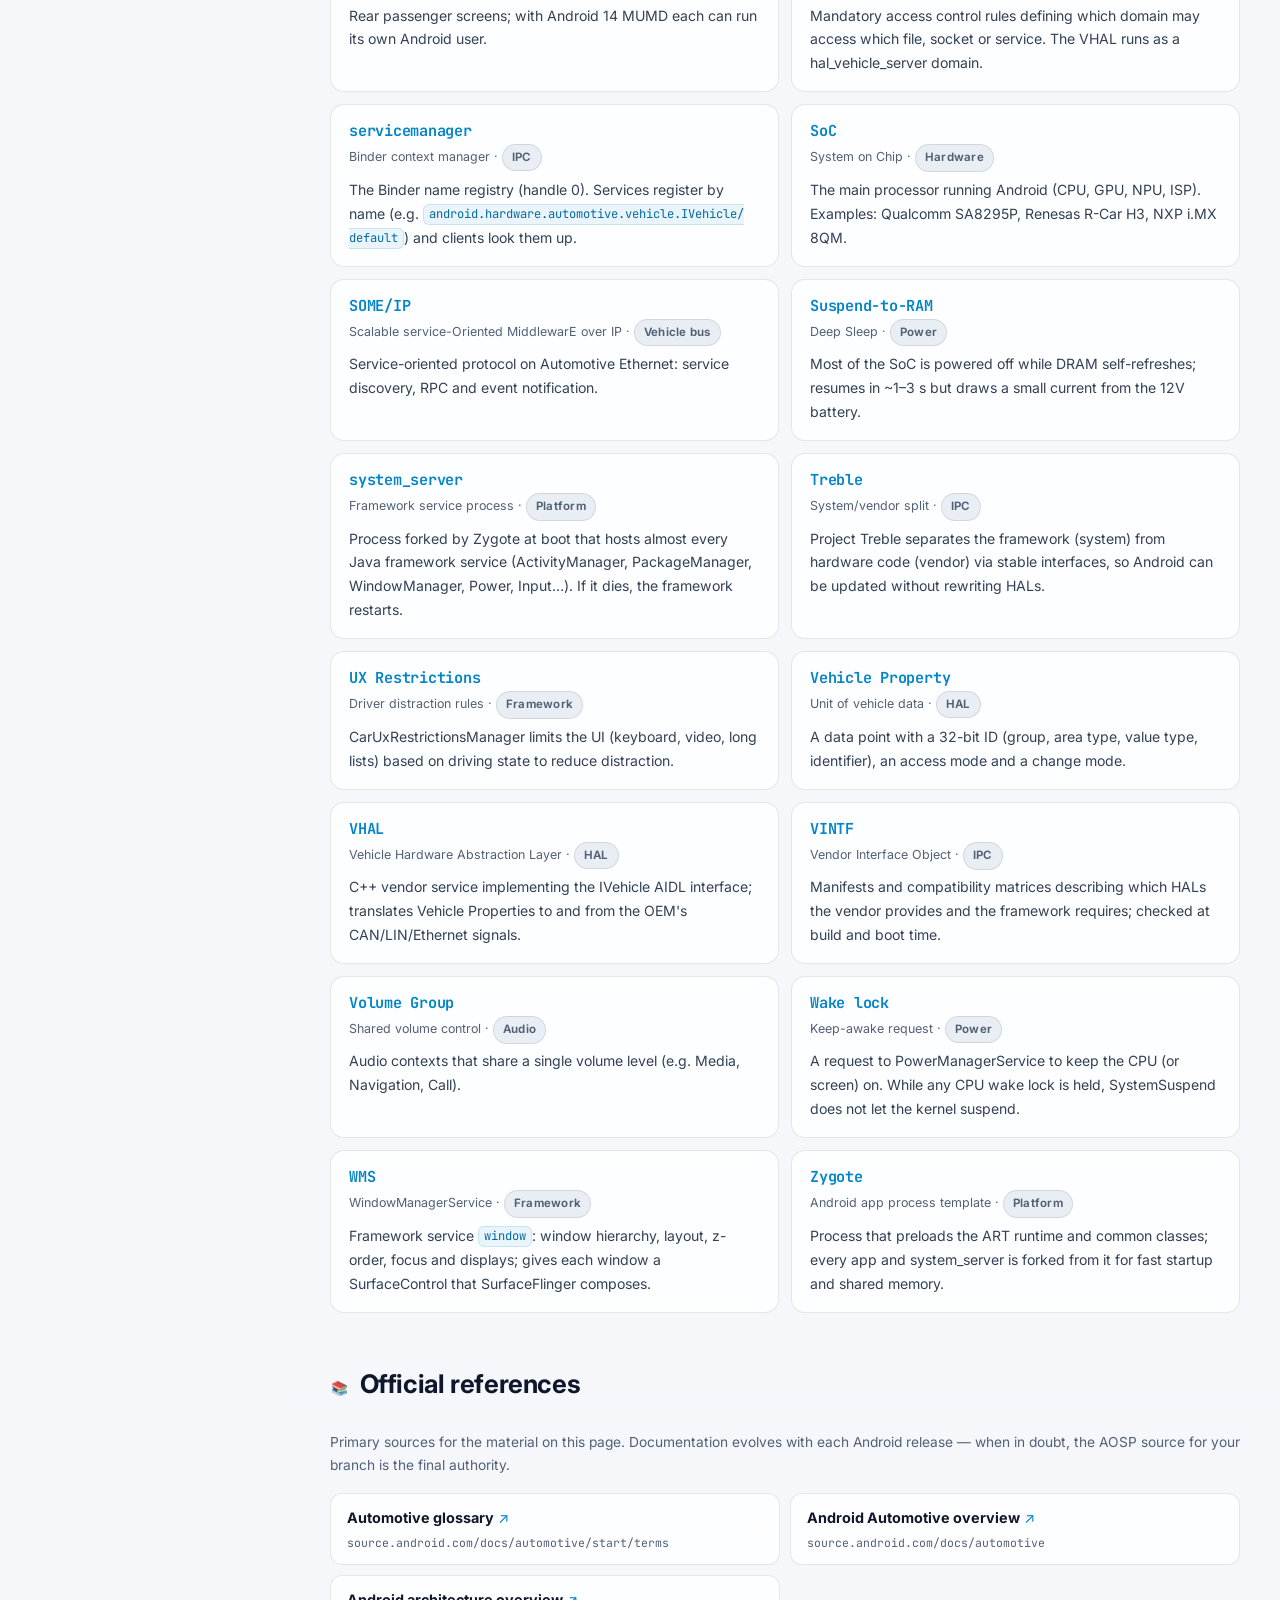
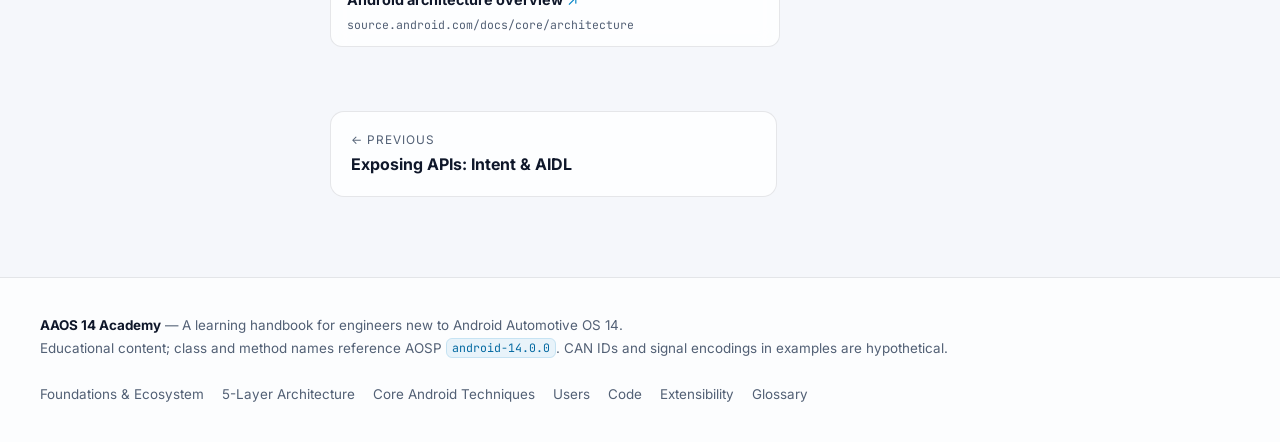
<file: aaos14-academy/glossary.html>
<!doctype html>
<html lang="en">
<head>
  <meta charset="utf-8">
  <meta name="viewport" content="width=device-width, initial-scale=1">
  <title>Glossary — AAOS 14 Academy</title>
  <meta name="description" content="Glossary of Android Automotive OS, AOSP and automotive terms: VHAL, CarService, CAN, LIN, Occupant Zone, Garage Mode…">
  <link rel="preconnect" href="https://fonts.googleapis.com">
  <link rel="preconnect" href="https://fonts.gstatic.com" crossorigin>
  <link href="https://fonts.googleapis.com/css2?family=Inter:wght@400;500;600;700;800&family=JetBrains+Mono:wght@400;600;700&display=swap" rel="stylesheet">
  <meta name="color-scheme" content="dark light">
  <link rel="stylesheet" href="assets/css/main.css?v=__BUILD__">
  <script>try{var t=localStorage.getItem("aaos-theme");if(t)document.documentElement.setAttribute("data-theme",t)}catch(e){}</script>
</head>
<body data-page="glossary">
  <div id="site-header"></div>
  <div class="layout">
    <aside class="sidebar" id="sidebar"></aside>
    <main class="content">
      <div class="content-inner">
        <header class="page-hero">
          <nav class="crumbs"><a href="index.html">Home</a><span>/</span><span>Reference</span></nav>
          <div class="eyebrow">Appendix A · Reference</div>
          <h1>Glossary</h1>
          <p class="lead">Quick reference for the terms used throughout this handbook.</p>
        </header>

        <section class="doc-section" id="glossary" data-title="Glossary of terms">
          <div class="sec-head"><h2><span class="sec-num">A</span>Glossary of terms</h2></div>
          <div class="gloss-tools">
            <input id="g-search" type="search" placeholder="Search terms, e.g. CAN, focus, zone…" aria-label="Search terms">
            <span class="small muted" id="g-count"></span>
          </div>
          <div class="gloss-tools" id="g-cats" role="group" aria-label="Filter by category"></div>
          <div class="gloss-grid" id="g-grid"></div>
        </section>

        <div id="pager"></div>
      </div>
    </main>
  </div>
  <div id="site-footer"></div>

  <script src="assets/js/glossary-data.js?v=__BUILD__"></script>
  <script src="assets/js/core.js?v=__BUILD__"></script>
  <script>
    (function () {
      const { $, $$, esc, norm, slug } = window.AAOS;
      const CATS = { all: "All", platform: "Platform", framework: "Framework", hal: "HAL", ipc: "IPC", hardware: "Hardware", bus: "Vehicle bus", ux: "Display & UX", audio: "Audio", power: "Power", security: "Security" };
      let cat = "all";
      const grid = $("#g-grid"), input = $("#g-search"), count = $("#g-count");
      const items = window.GLOSSARY.slice().sort((a, b) => a.term.localeCompare(b.term));
      $("#g-cats").innerHTML = Object.entries(CATS).map(([k, v]) => `<button class="gloss-cat ${k === "all" ? "sel" : ""}" data-c="${k}">${v}</button>`).join("");
      $("#g-cats").addEventListener("click", (e) => {
        const b = e.target.closest("button"); if (!b) return;
        cat = b.dataset.c;
        $$(".gloss-cat").forEach((x) => x.classList.toggle("sel", x === b));
        render();
      });
      function render() {
        const q = norm(input.value.trim());
        const list = items.filter((g) => (cat === "all" || g.cat === cat) && (!q || norm(g.term + " " + g.full + " " + g.desc).includes(q)));
        count.textContent = `${list.length} / ${items.length} terms`;
        grid.innerHTML = list.length ? list.map((g) => `<div class="gloss-item glass" id="g-${slug(g.term)}">
            <h4>${esc(g.term)}</h4><div class="gx">${esc(g.full)} · <span class="badge gray">${CATS[g.cat]}</span></div><p>${esc(g.desc).replace(/`([^`]+)`/g, "<code>$1</code>")}</p></div>`).join("")
          : `<p class="muted">No matching terms.</p>`;
      }
      input.addEventListener("input", render);
      render();
      if (location.hash.startsWith("#g-")) {
        const el = document.getElementById(location.hash.slice(1));
        if (el) { el.style.borderColor = "var(--blue)"; el.style.boxShadow = "0 0 0 3px var(--blue-dim)"; }
      }
    })();
  </script>
</body>
</html>
</file>
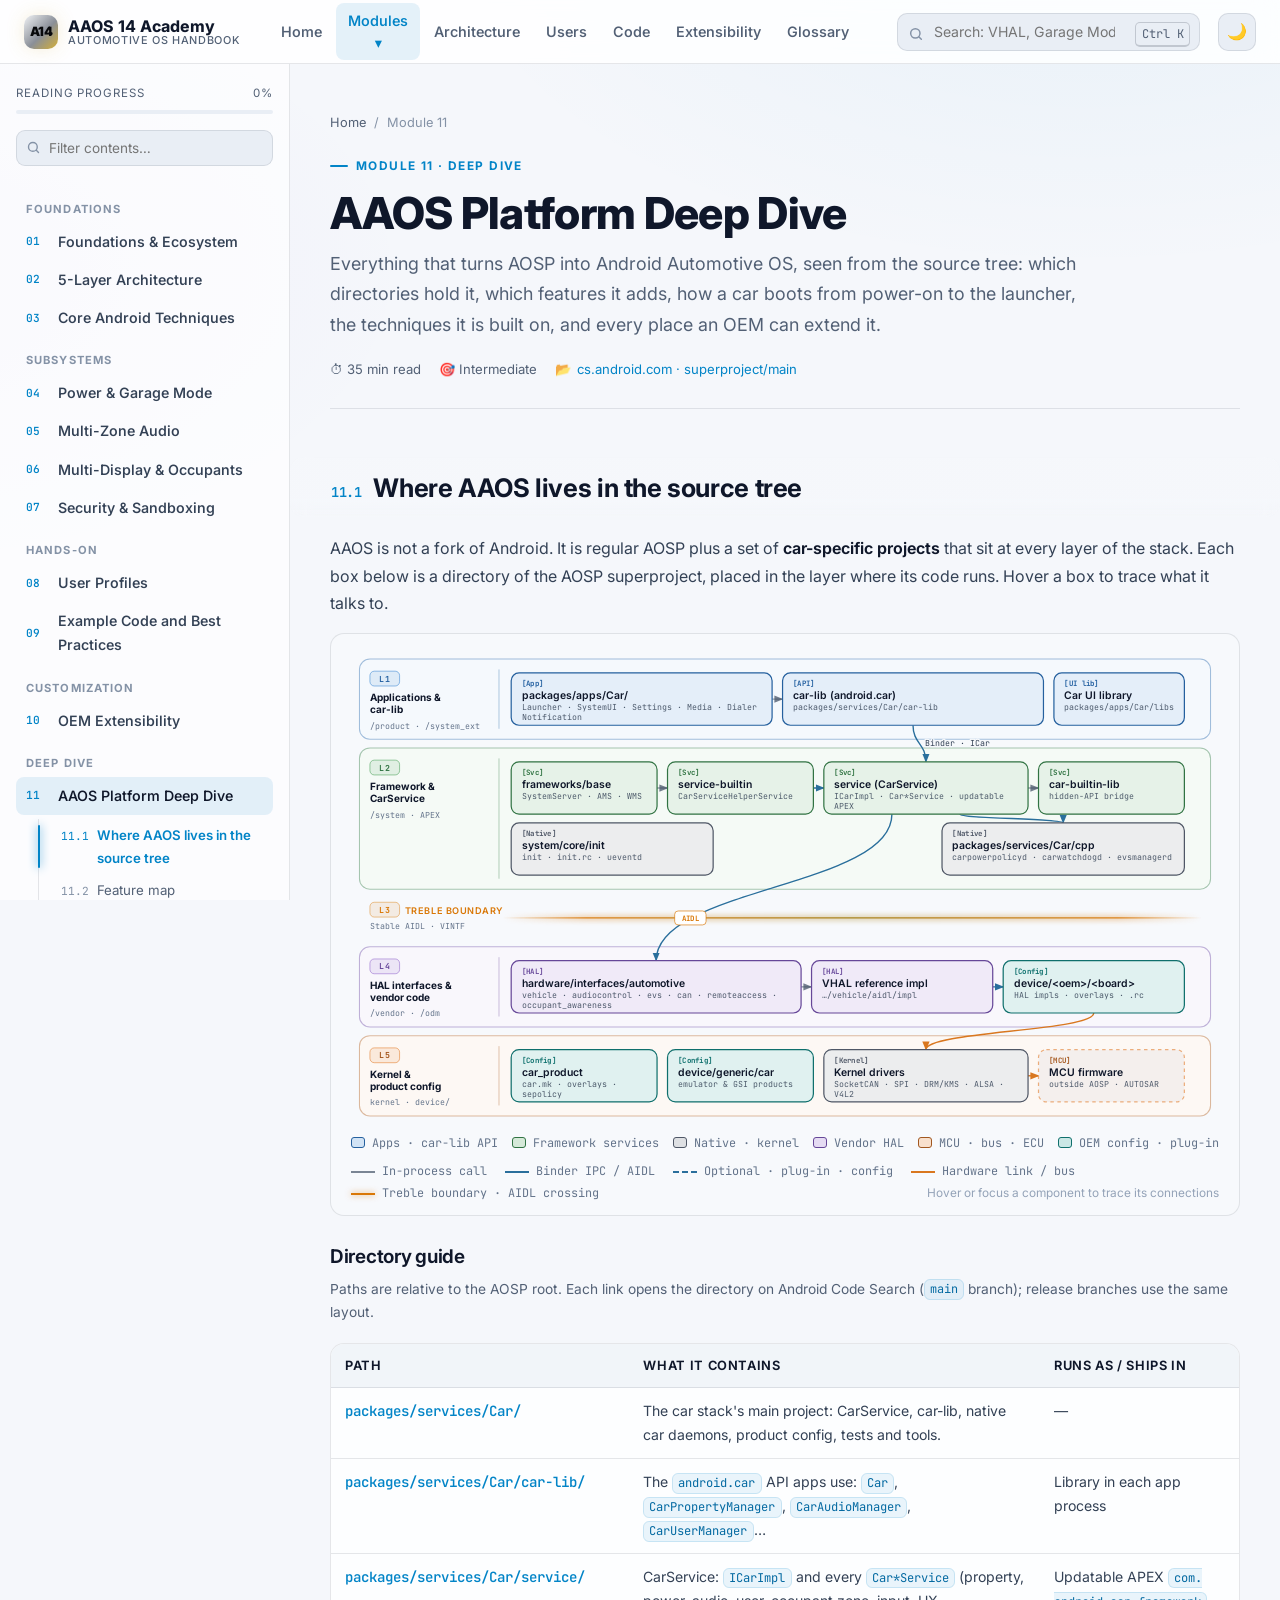
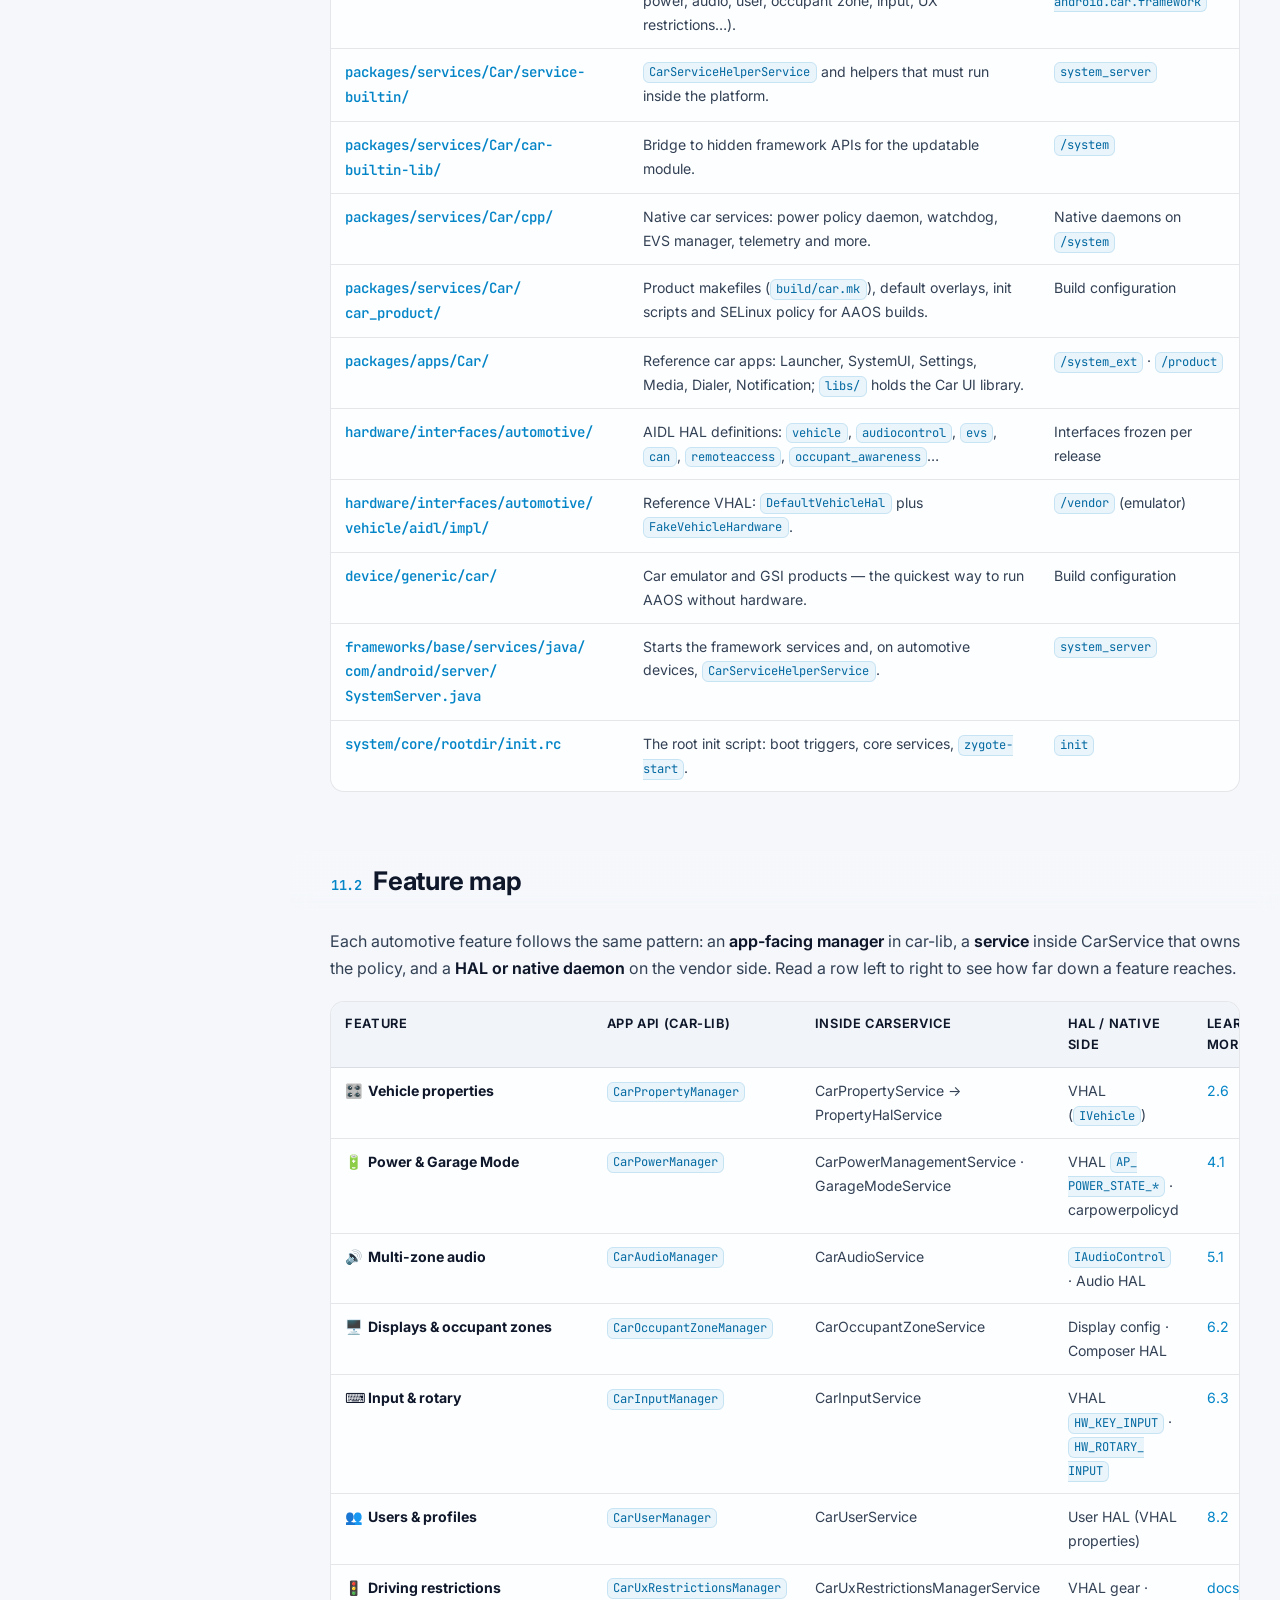
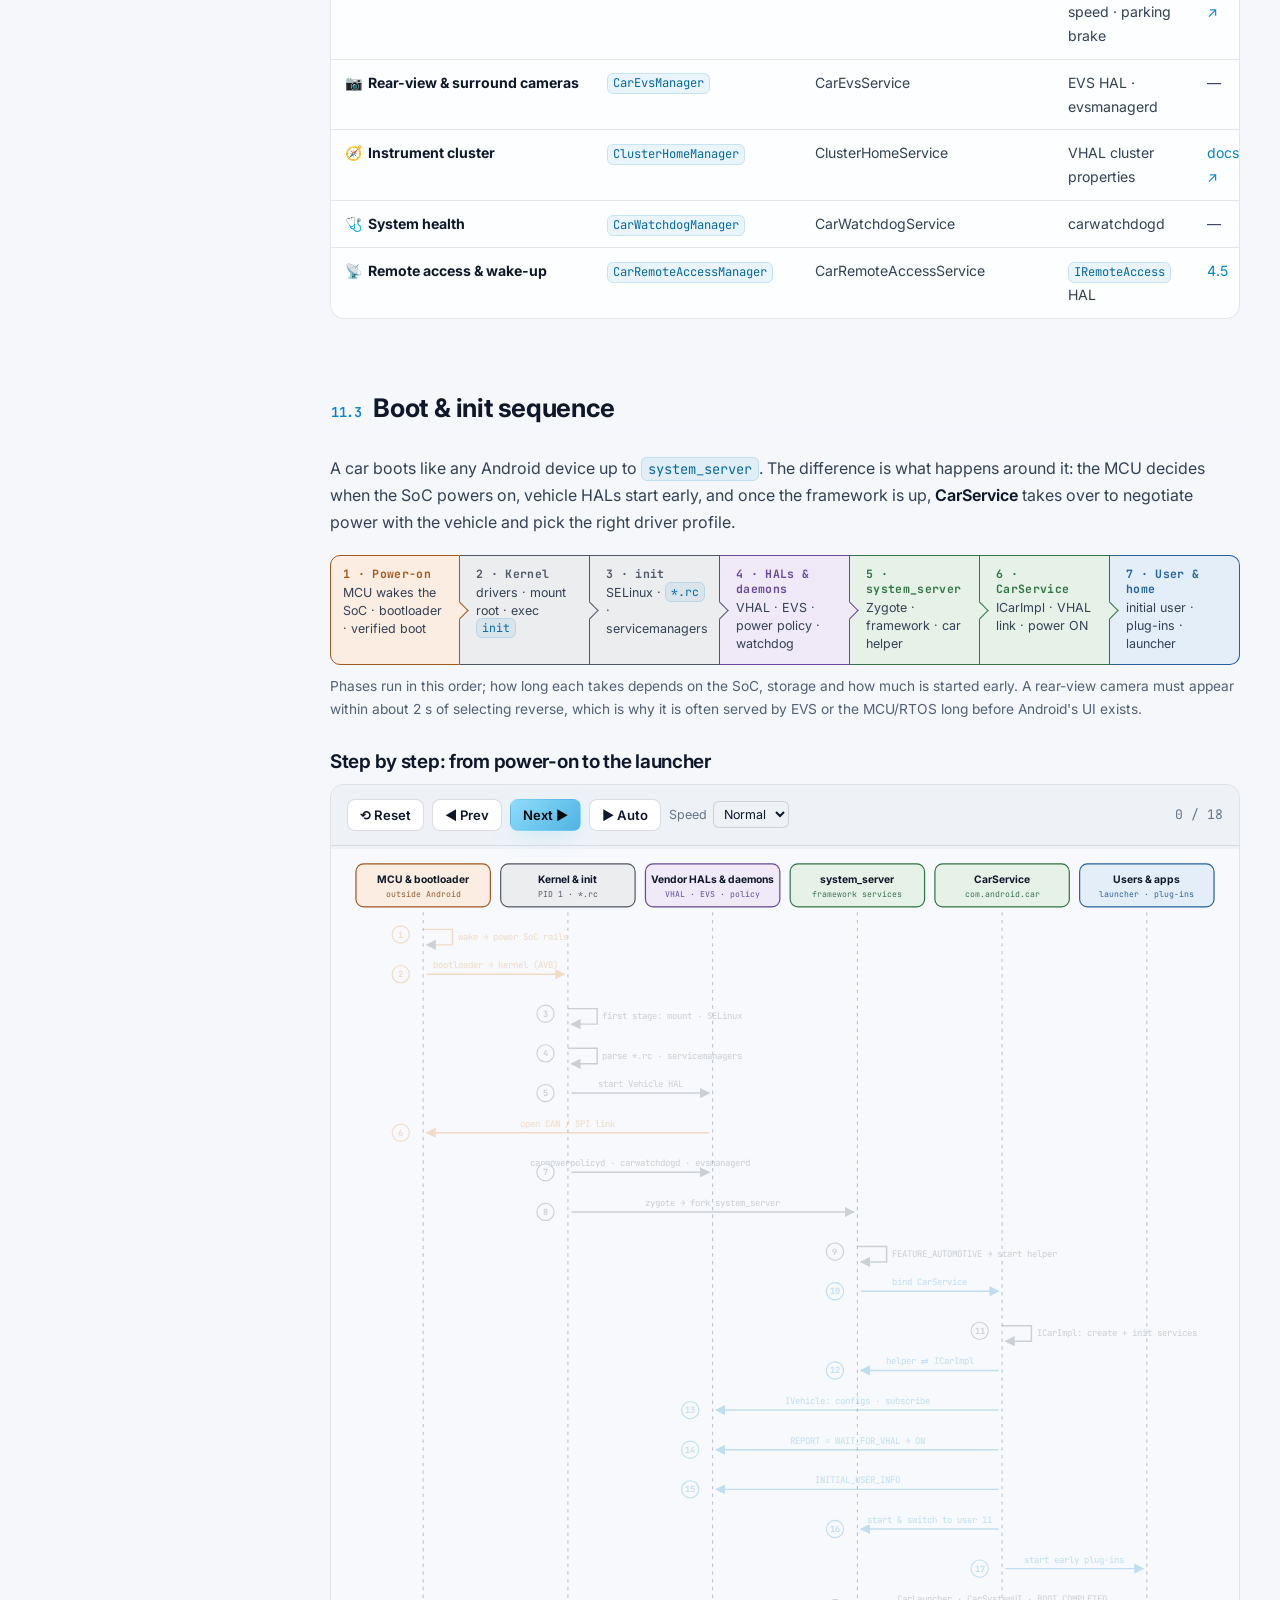
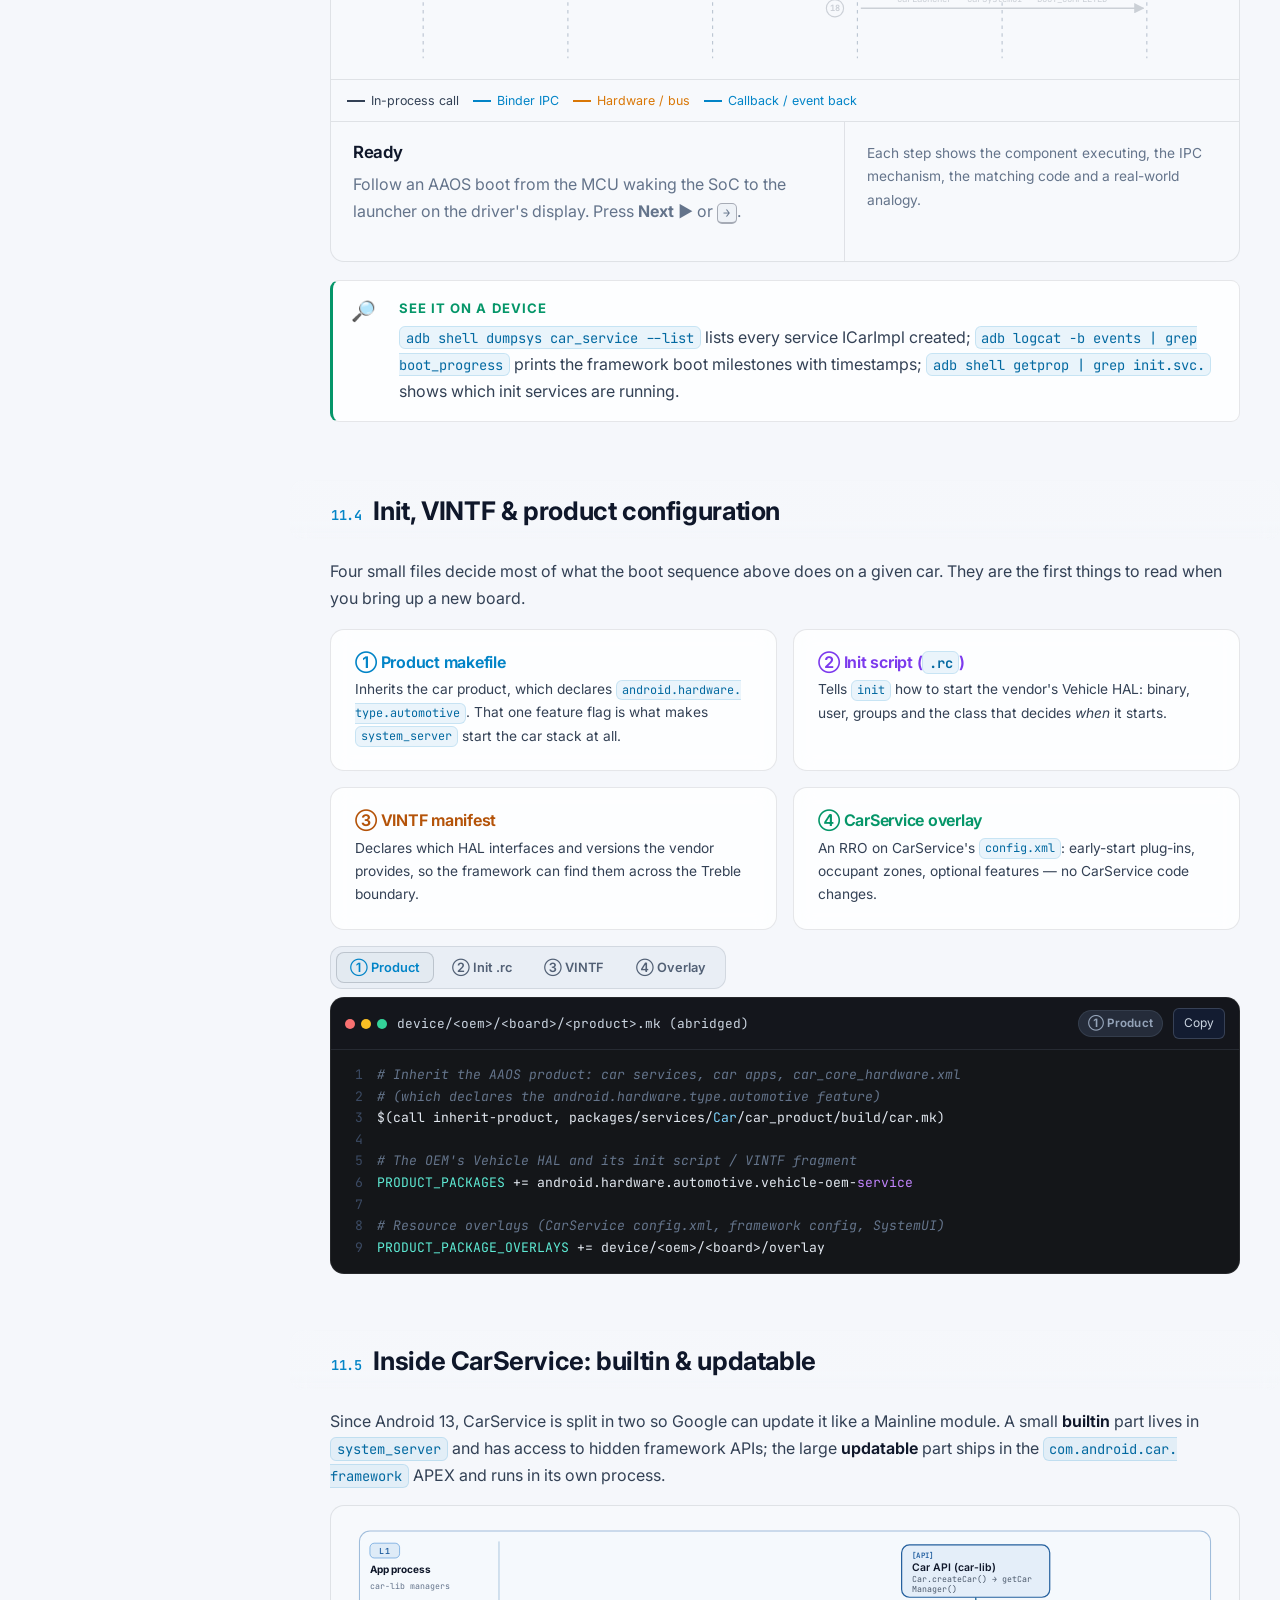
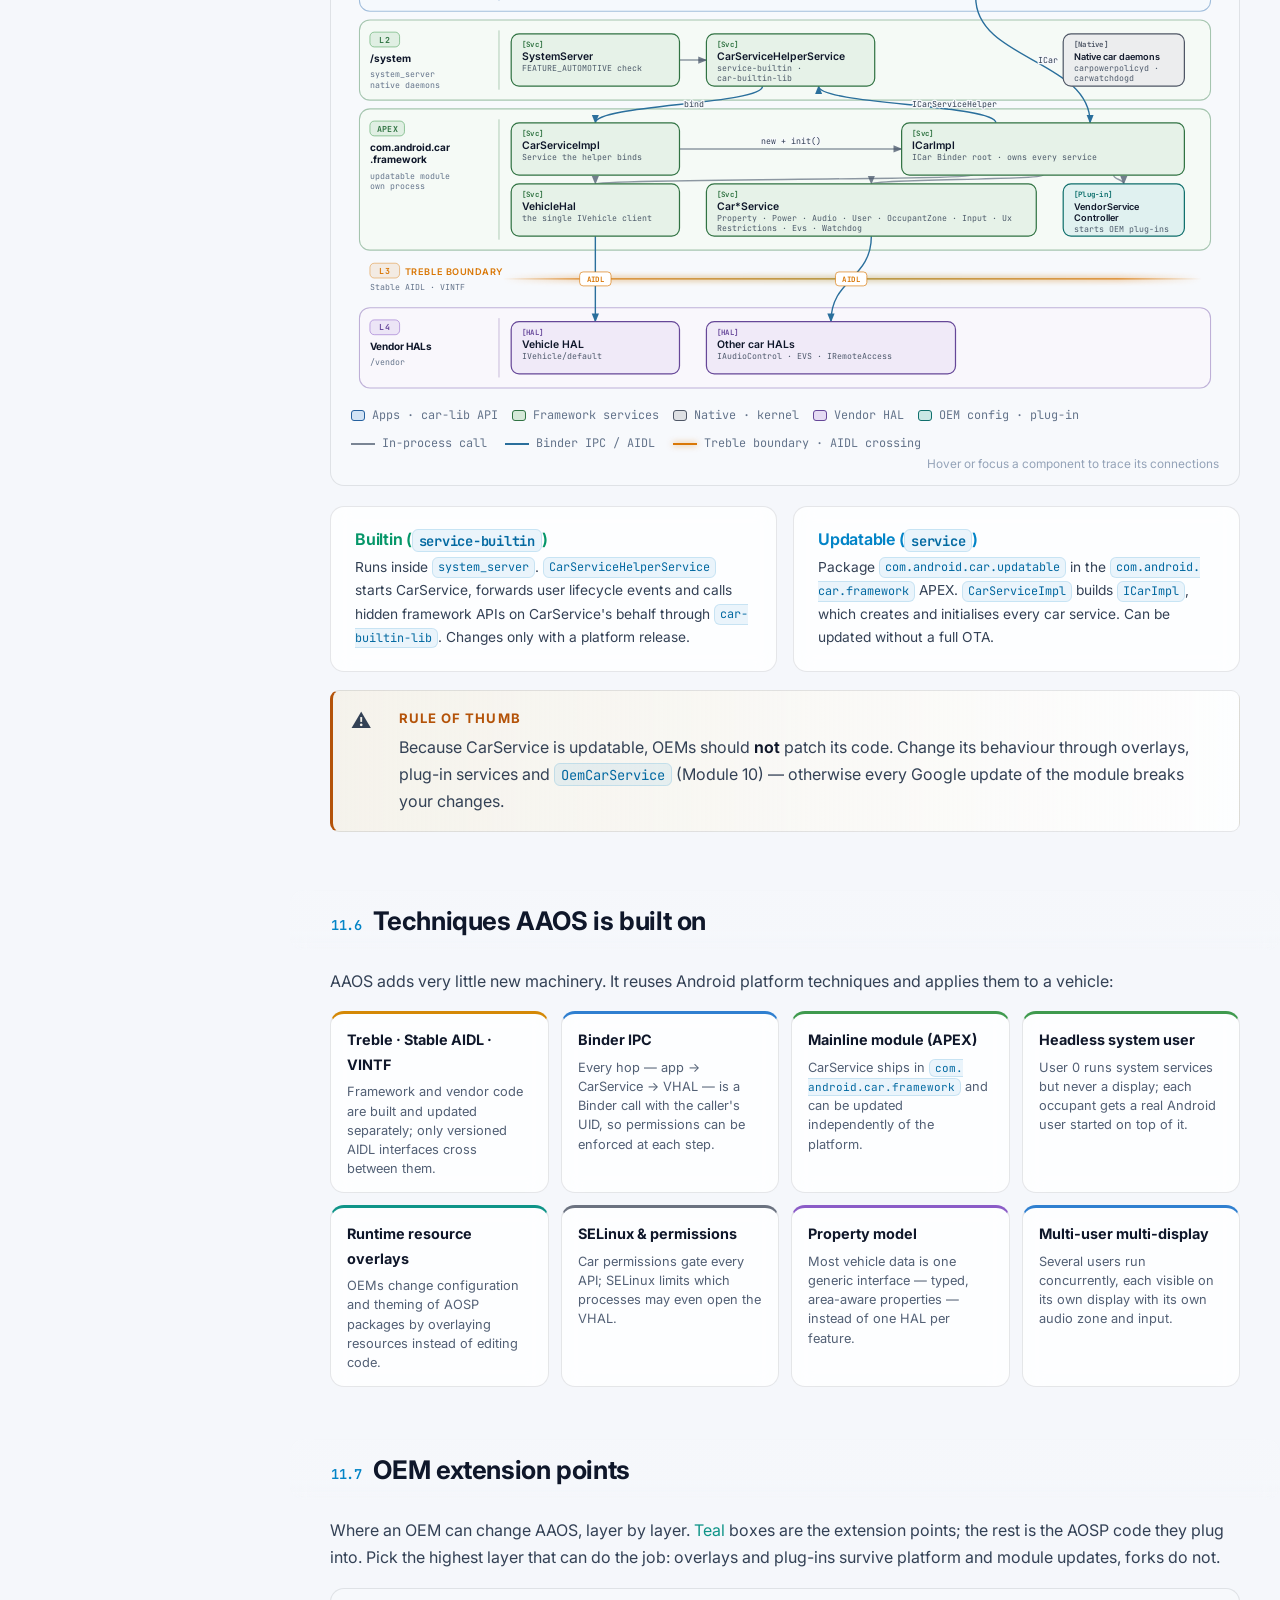
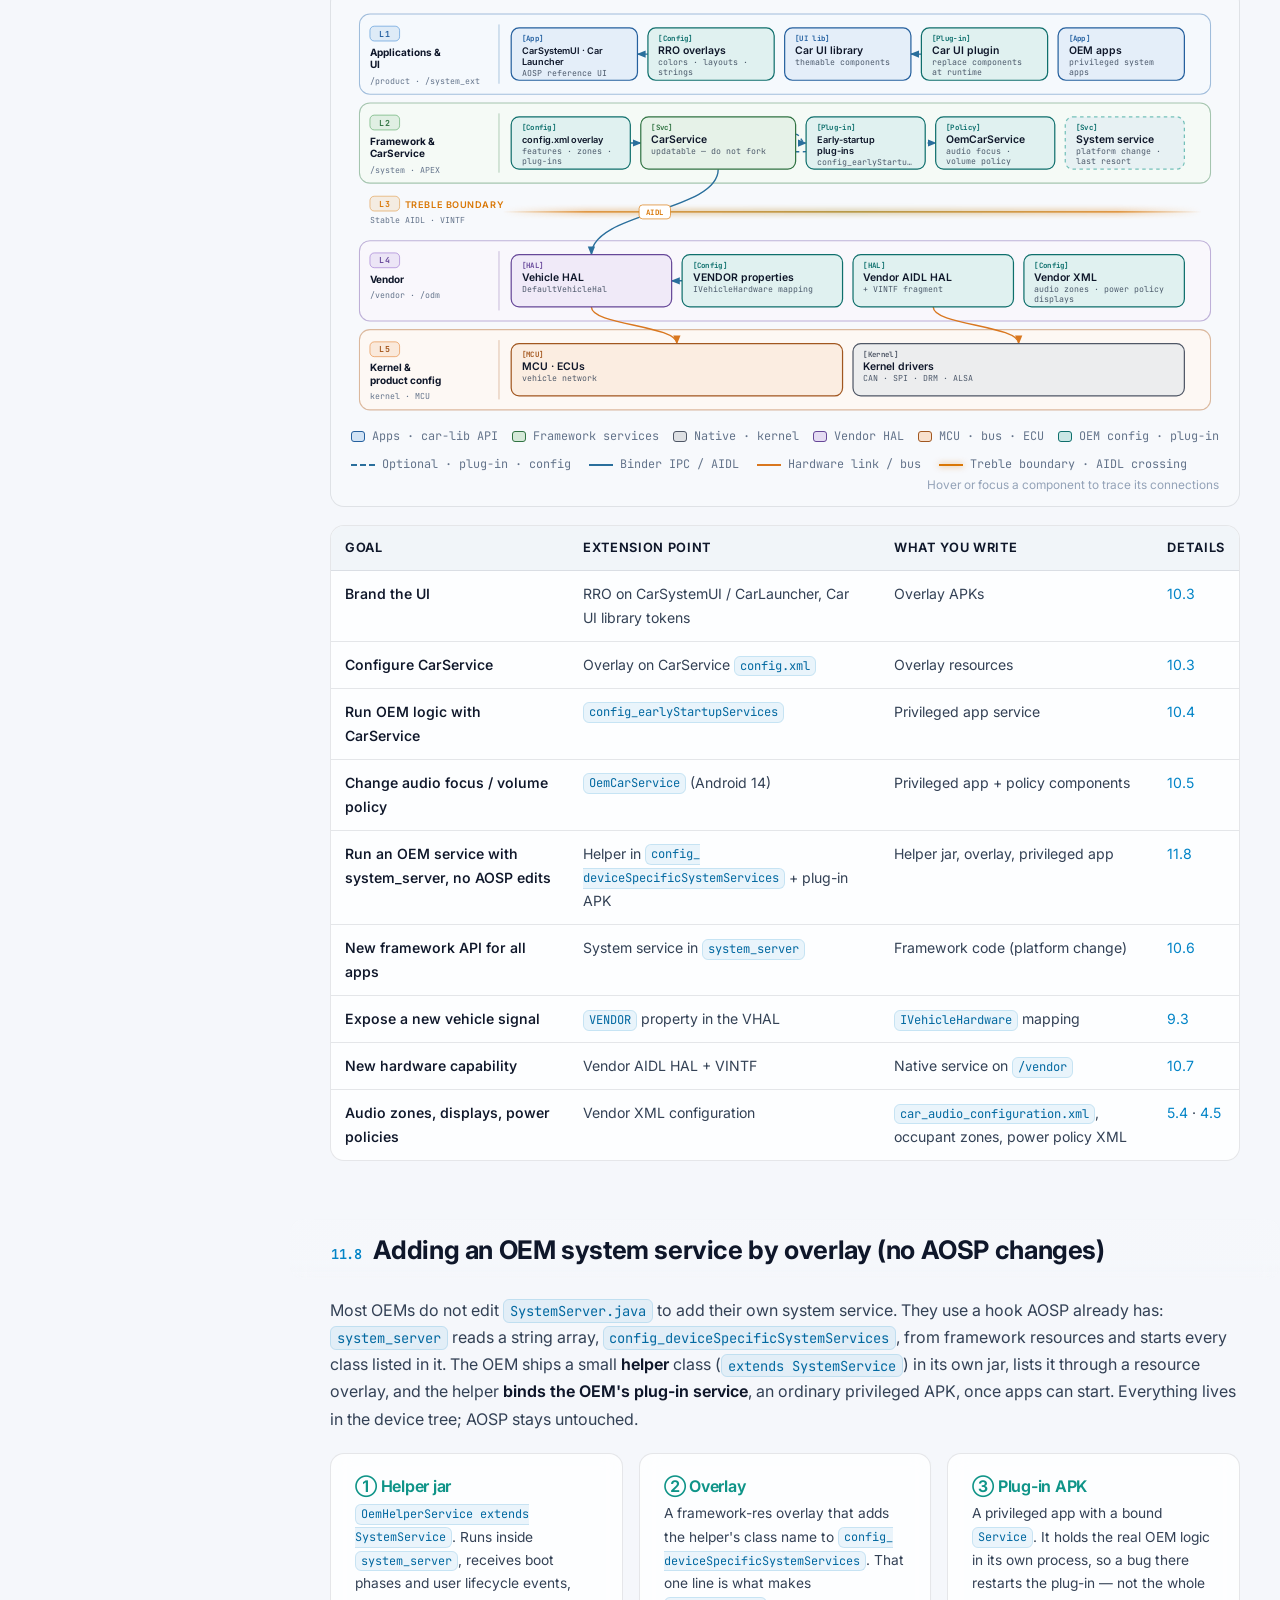
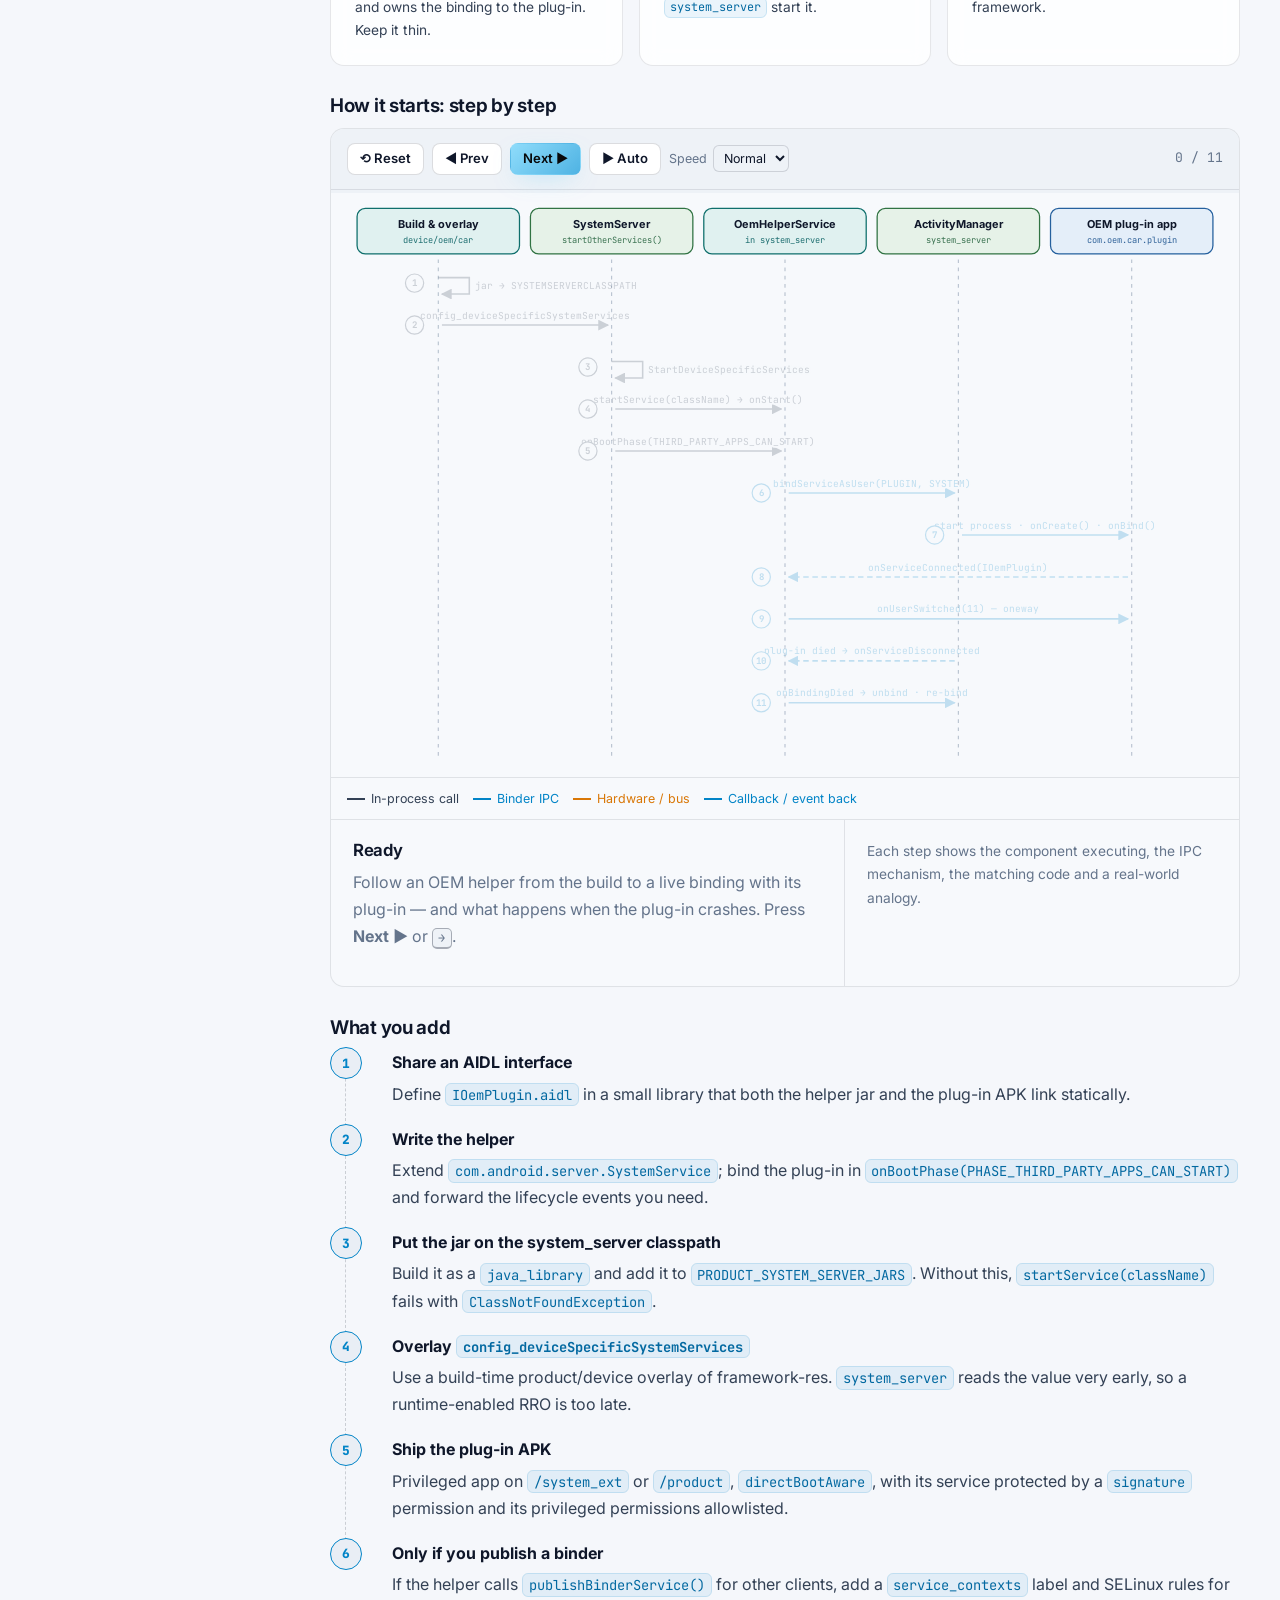
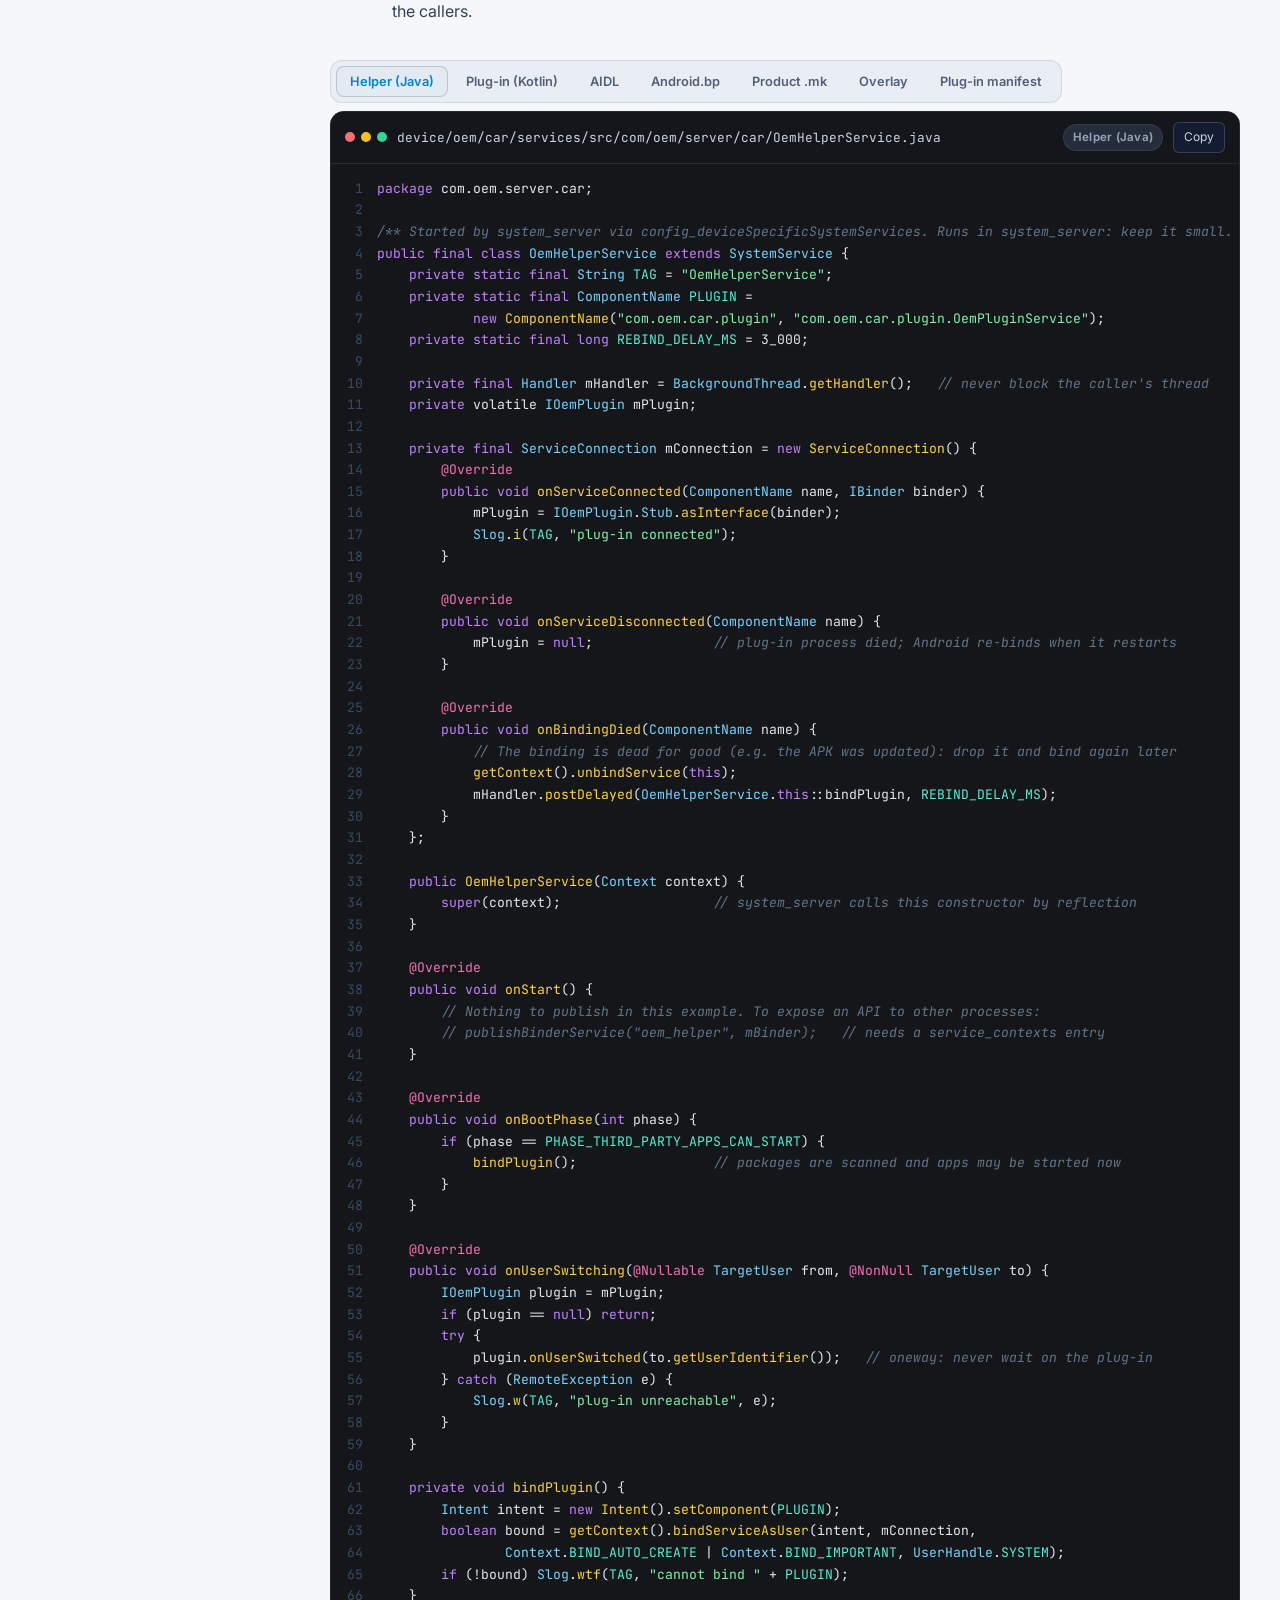
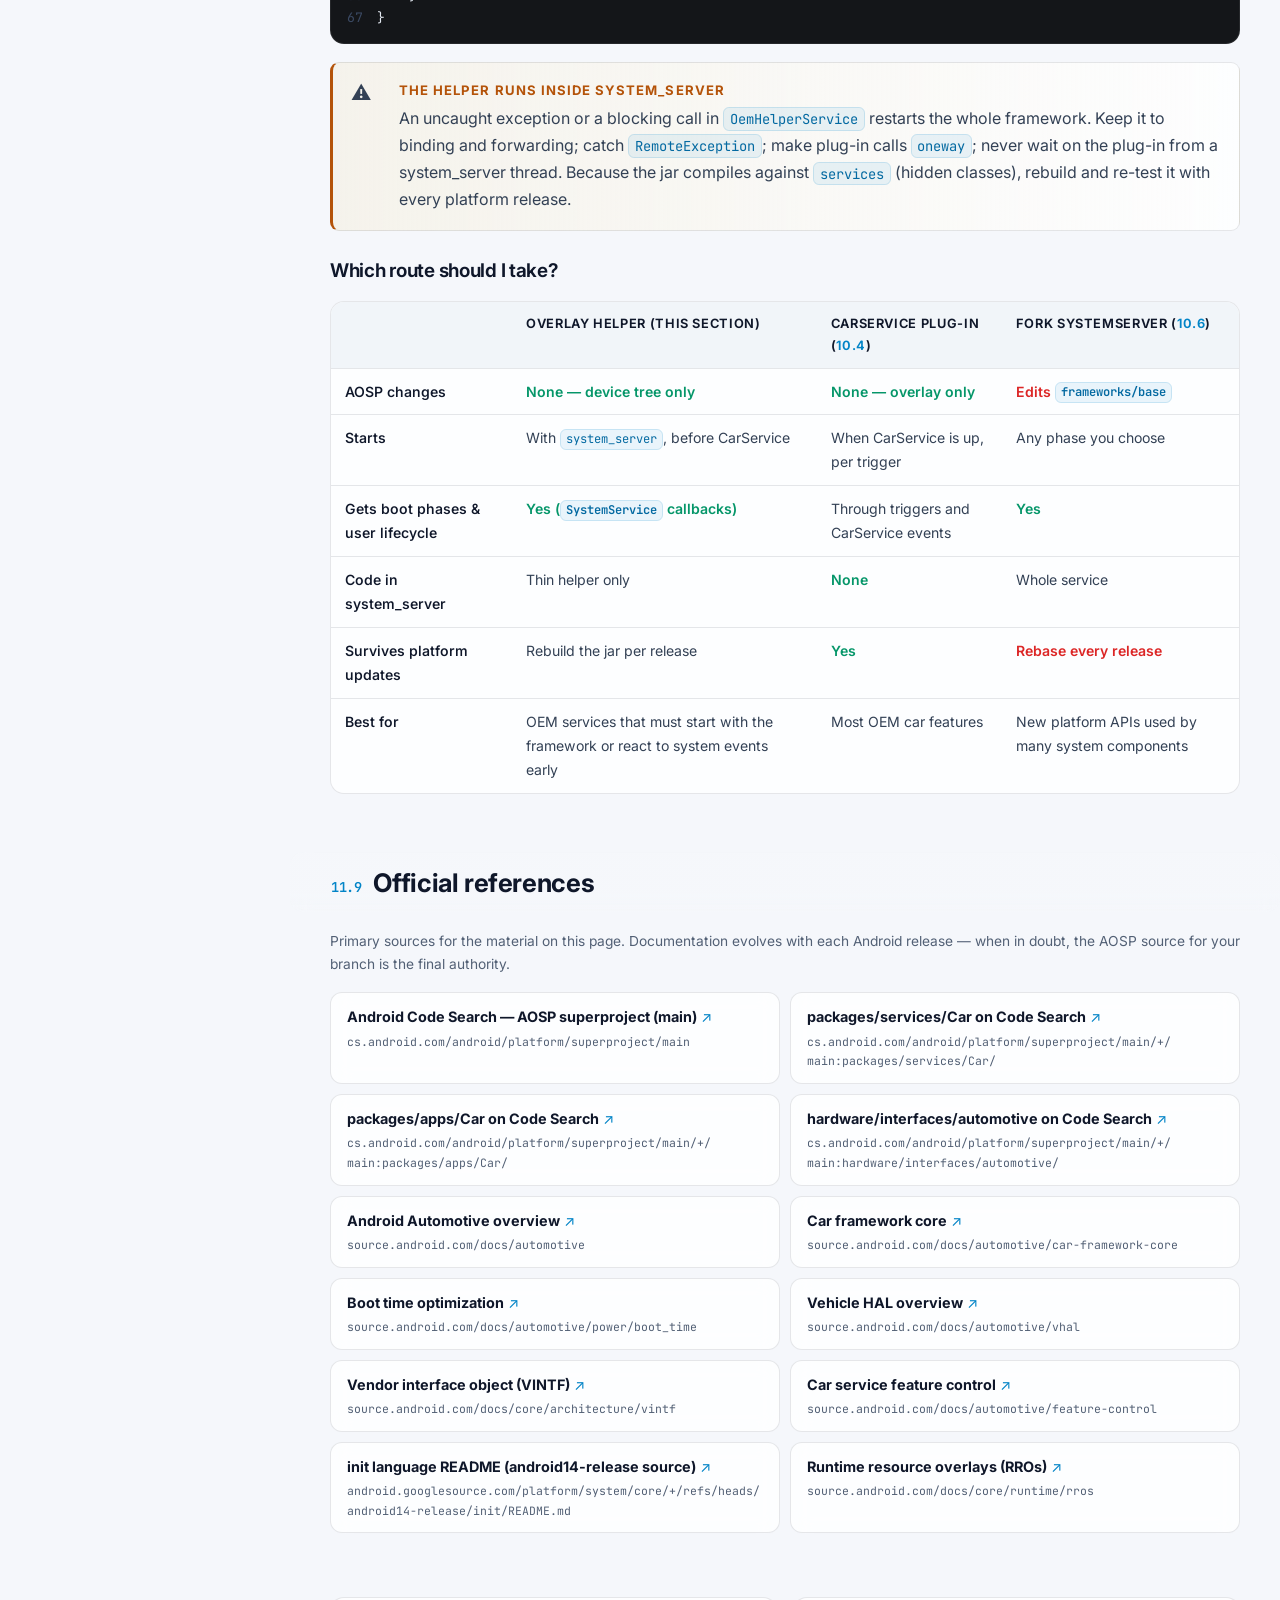
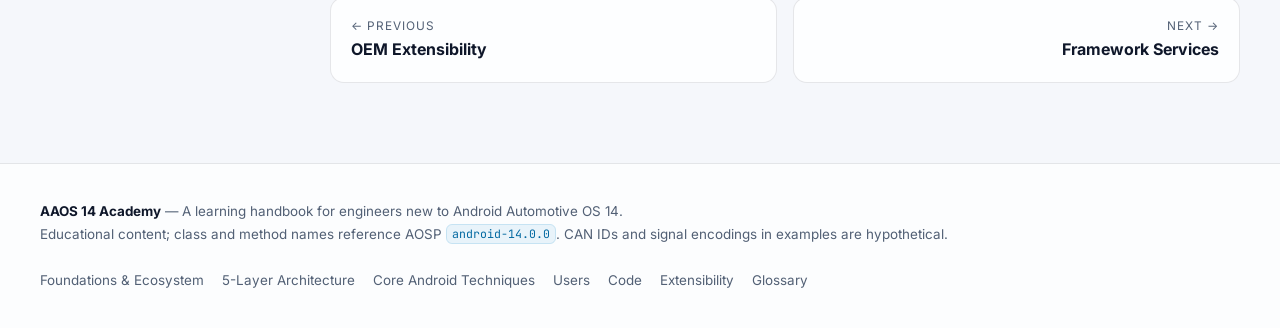
<file: aaos14-academy/platform.html>
<!doctype html>
<html lang="en">
<head>
  <meta charset="utf-8">
  <meta name="viewport" content="width=device-width, initial-scale=1">
  <title>AAOS Platform Deep Dive — AAOS 14 Academy</title>
  <meta name="description" content="Android Automotive OS inside AOSP: where it lives in the source tree, its features, the boot and init sequence from power-on to the launcher, the techniques it is built on and every OEM extension point.">
  <link rel="preconnect" href="https://fonts.googleapis.com">
  <link rel="preconnect" href="https://fonts.gstatic.com" crossorigin>
  <link href="https://fonts.googleapis.com/css2?family=Inter:wght@400;500;600;700;800&family=JetBrains+Mono:wght@400;600;700&display=swap" rel="stylesheet">
  <meta name="color-scheme" content="dark light">
  <link rel="stylesheet" href="assets/css/main.css?v=__BUILD__">
  <script>try{var t=localStorage.getItem("aaos-theme");if(t)document.documentElement.setAttribute("data-theme",t)}catch(e){}</script>
</head>
<body data-page="platform">
  <div id="site-header"></div>
  <div class="layout">
    <aside class="sidebar" id="sidebar"></aside>
    <main class="content">
      <div class="content-inner">

        <header class="page-hero">
          <nav class="crumbs"><a href="index.html">Home</a><span>/</span><span>Module 11</span></nav>
          <div class="eyebrow">Module 11 · Deep Dive</div>
          <h1>AAOS Platform Deep Dive</h1>
          <p class="lead">Everything that turns AOSP into Android Automotive OS, seen from the source tree: which directories hold it, which features it adds, how a car boots from power-on to the launcher, the techniques it is built on, and every place an OEM can extend it.</p>
          <div class="page-meta"><span>⏱ 35 min read</span><span>🎯 Intermediate</span><span>📂 <a href="https://cs.android.com/android/platform/superproject/main" target="_blank" rel="noopener">cs.android.com · superproject/main</a></span></div>
        </header>

        <section class="doc-section" id="source-map" data-title="Where AAOS lives in the source tree">
          <div class="sec-head"><h2><span class="sec-num">11.1</span>Where AAOS lives in the source tree</h2></div>
          <p>AAOS is not a fork of Android. It is regular AOSP plus a set of <strong>car-specific projects</strong> that sit at every layer of the stack. Each box below is a directory of the AOSP superproject, placed in the layer where its code runs. Hover a box to trace what it talks to.</p>
          <div class="glass"><div class="hd-wrap" id="hd-source"></div></div>

          <h3>Directory guide</h3>
          <p class="small muted">Paths are relative to the AOSP root. Each link opens the directory on Android Code Search (<code>main</code> branch); release branches use the same layout.</p>
          <div class="table-wrap">
            <table class="t">
              <thead><tr><th>Path</th><th>What it contains</th><th>Runs as / ships in</th></tr></thead>
              <tbody id="src-table"></tbody>
            </table>
          </div>
        </section>

        <section class="doc-section" id="features" data-title="Feature map">
          <div class="sec-head"><h2><span class="sec-num">11.2</span>Feature map</h2></div>
          <p>Each automotive feature follows the same pattern: an <strong>app-facing manager</strong> in car-lib, a <strong>service</strong> inside CarService that owns the policy, and a <strong>HAL or native daemon</strong> on the vendor side. Read a row left to right to see how far down a feature reaches.</p>
          <div class="table-wrap">
            <table class="t feat-table">
              <thead><tr><th>Feature</th><th>App API (car-lib)</th><th>Inside CarService</th><th>HAL / native side</th><th>Learn more</th></tr></thead>
              <tbody id="feat-table"></tbody>
            </table>
          </div>
        </section>

        <section class="doc-section" id="boot" data-title="Boot & init sequence">
          <div class="sec-head"><h2><span class="sec-num">11.3</span>Boot &amp; init sequence</h2></div>
          <p>A car boots like any Android device up to <code>system_server</code>. The difference is what happens around it: the MCU decides when the SoC powers on, vehicle HALs start early, and once the framework is up, <strong>CarService</strong> takes over to negotiate power with the vehicle and pick the right driver profile.</p>

          <div class="bt-phases" role="list" aria-label="Boot phases in order">
            <div class="bt-phase tn-hw" role="listitem"><b>1 · Power-on</b><span>MCU wakes the SoC · bootloader · verified boot</span></div>
            <div class="bt-phase tn-native" role="listitem"><b>2 · Kernel</b><span>drivers · mount root · exec <code>init</code></span></div>
            <div class="bt-phase tn-native" role="listitem"><b>3 · init</b><span>SELinux · <code>*.rc</code> · servicemanagers</span></div>
            <div class="bt-phase tn-hal" role="listitem"><b>4 · HALs &amp; daemons</b><span>VHAL · EVS · power policy · watchdog</span></div>
            <div class="bt-phase tn-fw" role="listitem"><b>5 · system_server</b><span>Zygote · framework · car helper</span></div>
            <div class="bt-phase tn-fw" role="listitem"><b>6 · CarService</b><span>ICarImpl · VHAL link · power ON</span></div>
            <div class="bt-phase tn-app" role="listitem"><b>7 · User &amp; home</b><span>initial user · plug-ins · launcher</span></div>
          </div>
          <p class="small muted">Phases run in this order; how long each takes depends on the SoC, storage and how much is started early. A rear-view camera must appear within about 2 s of selecting reverse, which is why it is often served by EVS or the MCU/RTOS long before Android's UI exists.</p>

          <h3>Step by step: from power-on to the launcher</h3>
          <div id="boot-seq"></div>

          <div class="callout tip">
            <div class="ci">🔎</div>
            <div><span class="ct">See it on a device</span>
              <p><code>adb shell dumpsys car_service --list</code> lists every service ICarImpl created; <code>adb logcat -b events | grep boot_progress</code> prints the framework boot milestones with timestamps; <code>adb shell getprop | grep init.svc.</code> shows which init services are running.</p>
            </div>
          </div>
        </section>

        <section class="doc-section" id="init-config" data-title="Init, VINTF & product configuration">
          <div class="sec-head"><h2><span class="sec-num">11.4</span>Init, VINTF &amp; product configuration</h2></div>
          <p>Four small files decide most of what the boot sequence above does on a given car. They are the first things to read when you bring up a new board.</p>
          <div class="grid grid-2">
            <div class="glass card"><h4 class="c-blue">① Product makefile</h4><p class="small">Inherits the car product, which declares <code>android.hardware.type.automotive</code>. That one feature flag is what makes <code>system_server</code> start the car stack at all.</p></div>
            <div class="glass card"><h4 class="c-purple">② Init script (<code>.rc</code>)</h4><p class="small">Tells <code>init</code> how to start the vendor's Vehicle HAL: binary, user, groups and the class that decides <em>when</em> it starts.</p></div>
            <div class="glass card"><h4 class="c-amber">③ VINTF manifest</h4><p class="small">Declares which HAL interfaces and versions the vendor provides, so the framework can find them across the Treble boundary.</p></div>
            <div class="glass card"><h4 class="c-green">④ CarService overlay</h4><p class="small">An RRO on CarService's <code>config.xml</code>: early-start plug-ins, occupant zones, optional features — no CarService code changes.</p></div>
          </div>
          <div class="lang-switch mt">
          <script type="text/plain" data-code data-lang="conf" data-file="device/<oem>/<board>/<product>.mk (abridged)" data-label="① Product">
# Inherit the AAOS product: car services, car apps, car_core_hardware.xml
# (which declares the android.hardware.type.automotive feature)
$(call inherit-product, packages/services/Car/car_product/build/car.mk)

# The OEM's Vehicle HAL and its init script / VINTF fragment
PRODUCT_PACKAGES += android.hardware.automotive.vehicle-oem-service

# Resource overlays (CarService config.xml, framework config, SystemUI)
PRODUCT_PACKAGE_OVERLAYS += device/<oem>/<board>/overlay
          </script>
          <script type="text/plain" data-code data-lang="conf" data-file="/vendor/etc/init/vehicle-hal-oem.rc (example)" data-label="② Init .rc">
# Started by init with the other HALs, before zygote and system_server
service vendor.vehicle-hal-oem /vendor/bin/hw/android.hardware.automotive.vehicle-oem-service
    class hal                  # start with the HAL class (some boards start it even earlier)
    user vehicle_network       # dedicated UID; SELinux domain comes from file_contexts
    group system inet          # inet for SOME/IP or vehicle Ethernet links
          </script>
          <script type="text/plain" data-code data-lang="xml" data-file="vehicle-hal-oem.xml (VINTF manifest fragment)" data-label="③ VINTF">
<manifest version="1.0" type="device">
    <hal format="aidl">
        <name>android.hardware.automotive.vehicle</name>
        <version>2</version>            <!-- the Stable AIDL version this HAL implements -->
        <fqname>IVehicle/default</fqname>
    </hal>
</manifest>
          </script>
          <script type="text/plain" data-code data-lang="xml" data-file="overlay/packages/services/Car/service/res/values/config.xml" data-label="④ Overlay">
<resources>
    <!-- Started by CarService's VendorServiceController (see 10.4) -->
    <string-array name="config_earlyStartupServices" translatable="false">
        <item>com.oem.car.telemetry/.TelemetryService#bind=bind,user=system,trigger=asap</item>
    </string-array>
</resources>
          </script>
          </div>
        </section>

        <section class="doc-section" id="carservice" data-title="Inside CarService: builtin & updatable">
          <div class="sec-head"><h2><span class="sec-num">11.5</span>Inside CarService: builtin &amp; updatable</h2></div>
          <p>Since Android 13, CarService is split in two so Google can update it like a Mainline module. A small <strong>builtin</strong> part lives in <code>system_server</code> and has access to hidden framework APIs; the large <strong>updatable</strong> part ships in the <code>com.android.car.framework</code> APEX and runs in its own process.</p>
          <div class="glass"><div class="hd-wrap" id="hd-carservice-split"></div></div>
          <div class="grid grid-2 mt">
            <div class="glass card"><h4 class="c-green">Builtin (<code>service-builtin</code>)</h4><p class="small">Runs inside <code>system_server</code>. <code>CarServiceHelperService</code> starts CarService, forwards user lifecycle events and calls hidden framework APIs on CarService's behalf through <code>car-builtin-lib</code>. Changes only with a platform release.</p></div>
            <div class="glass card"><h4 class="c-blue">Updatable (<code>service</code>)</h4><p class="small">Package <code>com.android.car.updatable</code> in the <code>com.android.car.framework</code> APEX. <code>CarServiceImpl</code> builds <code>ICarImpl</code>, which creates and initialises every car service. Can be updated without a full OTA.</p></div>
          </div>
          <div class="callout warn">
            <div class="ci">⚠️</div>
            <div><span class="ct">Rule of thumb</span>
              <p>Because CarService is updatable, OEMs should <strong>not</strong> patch its code. Change its behaviour through overlays, plug-in services and <code>OemCarService</code> (Module 10) — otherwise every Google update of the module breaks your changes.</p>
            </div>
          </div>
        </section>

        <section class="doc-section" id="techniques" data-title="Techniques AAOS is built on">
          <div class="sec-head"><h2><span class="sec-num">11.6</span>Techniques AAOS is built on</h2></div>
          <p>AAOS adds very little new machinery. It reuses Android platform techniques and applies them to a vehicle:</p>
          <div class="tq-grid">
            <a class="tq glass tn-treble" href="architecture.html#treble"><b>Treble · Stable AIDL · VINTF</b><span>Framework and vendor code are built and updated separately; only versioned AIDL interfaces cross between them.</span></a>
            <a class="tq glass tn-app" href="fundamentals.html#binder"><b>Binder IPC</b><span>Every hop — app → CarService → VHAL — is a Binder call with the caller's UID, so permissions can be enforced at each step.</span></a>
            <a class="tq glass tn-fw" href="#carservice"><b>Mainline module (APEX)</b><span>CarService ships in <code>com.android.car.framework</code> and can be updated independently of the platform.</span></a>
            <a class="tq glass tn-fw" href="users.html#model"><b>Headless system user</b><span>User 0 runs system services but never a display; each occupant gets a real Android user started on top of it.</span></a>
            <a class="tq glass tn-ext" href="extensions.html#overlays"><b>Runtime resource overlays</b><span>OEMs change configuration and theming of AOSP packages by overlaying resources instead of editing code.</span></a>
            <a class="tq glass tn-native" href="security.html#sepolicy"><b>SELinux &amp; permissions</b><span>Car permissions gate every API; SELinux limits which processes may even open the VHAL.</span></a>
            <a class="tq glass tn-hal" href="architecture.html#property-model"><b>Property model</b><span>Most vehicle data is one generic interface — typed, area-aware properties — instead of one HAL per feature.</span></a>
            <a class="tq glass tn-app" href="displays.html#mumd"><b>Multi-user multi-display</b><span>Several users run concurrently, each visible on its own display with its own audio zone and input.</span></a>
          </div>
        </section>

        <section class="doc-section" id="oem" data-title="OEM extension points">
          <div class="sec-head"><h2><span class="sec-num">11.7</span>OEM extension points</h2></div>
          <p>Where an OEM can change AAOS, layer by layer. <span class="c-teal">Teal</span> boxes are the extension points; the rest is the AOSP code they plug into. Pick the highest layer that can do the job: overlays and plug-ins survive platform and module updates, forks do not.</p>
          <div class="glass"><div class="hd-wrap" id="hd-oem"></div></div>
          <div class="table-wrap mt">
            <table class="t">
              <thead><tr><th>Goal</th><th>Extension point</th><th>What you write</th><th>Details</th></tr></thead>
              <tbody>
                <tr><td>Brand the UI</td><td>RRO on CarSystemUI / CarLauncher, Car UI library tokens</td><td>Overlay APKs</td><td><a href="extensions.html#overlays">10.3</a></td></tr>
                <tr><td>Configure CarService</td><td>Overlay on CarService <code>config.xml</code></td><td>Overlay resources</td><td><a href="extensions.html#overlays">10.3</a></td></tr>
                <tr><td>Run OEM logic with CarService</td><td><code>config_earlyStartupServices</code></td><td>Privileged app service</td><td><a href="extensions.html#plugin-services">10.4</a></td></tr>
                <tr><td>Change audio focus / volume policy</td><td><code>OemCarService</code> (Android 14)</td><td>Privileged app + policy components</td><td><a href="extensions.html#oem-car-service">10.5</a></td></tr>
                <tr><td>Run an OEM service with system_server, no AOSP edits</td><td>Helper in <code>config_deviceSpecificSystemServices</code> + plug-in APK</td><td>Helper jar, overlay, privileged app</td><td><a href="#overlay-service">11.8</a></td></tr>
                <tr><td>New framework API for all apps</td><td>System service in <code>system_server</code></td><td>Framework code (platform change)</td><td><a href="extensions.html#system-service">10.6</a></td></tr>
                <tr><td>Expose a new vehicle signal</td><td><code>VENDOR</code> property in the VHAL</td><td><code>IVehicleHardware</code> mapping</td><td><a href="code.html#checklist">9.3</a></td></tr>
                <tr><td>New hardware capability</td><td>Vendor AIDL HAL + VINTF</td><td>Native service on <code>/vendor</code></td><td><a href="extensions.html#vendor-service">10.7</a></td></tr>
                <tr><td>Audio zones, displays, power policies</td><td>Vendor XML configuration</td><td><code>car_audio_configuration.xml</code>, occupant zones, power policy XML</td><td><a href="audio.html#routing">5.4</a> · <a href="power.html#power-policy">4.5</a></td></tr>
              </tbody>
            </table>
          </div>
        </section>

        <section class="doc-section" id="overlay-service" data-title="Adding an OEM system service by overlay">
          <div class="sec-head"><h2><span class="sec-num">11.8</span>Adding an OEM system service by overlay (no AOSP changes)</h2></div>
          <p>Most OEMs do not edit <code>SystemServer.java</code> to add their own system service. They use a hook AOSP already has: <code>system_server</code> reads a string array, <code>config_deviceSpecificSystemServices</code>, from framework resources and starts every class listed in it. The OEM ships a small <strong>helper</strong> class (<code>extends SystemService</code>) in its own jar, lists it through a resource overlay, and the helper <strong>binds the OEM's plug-in service</strong>, an ordinary privileged APK, once apps can start. Everything lives in the device tree; AOSP stays untouched.</p>

          <div class="grid grid-3 mt">
            <div class="glass card"><h4 class="c-teal">① Helper jar</h4><p class="small"><code>OemHelperService extends SystemService</code>. Runs inside <code>system_server</code>, receives boot phases and user lifecycle events, and owns the binding to the plug-in. Keep it thin.</p></div>
            <div class="glass card"><h4 class="c-teal">② Overlay</h4><p class="small">A framework-res overlay that adds the helper's class name to <code>config_deviceSpecificSystemServices</code>. That one line is what makes <code>system_server</code> start it.</p></div>
            <div class="glass card"><h4 class="c-teal">③ Plug-in APK</h4><p class="small">A privileged app with a bound <code>Service</code>. It holds the real OEM logic in its own process, so a bug there restarts the plug-in — not the whole framework.</p></div>
          </div>

          <h3>How it starts: step by step</h3>
          <div id="overlay-seq"></div>

          <h3>What you add</h3>
          <ol class="steps-list">
            <li><b>Share an AIDL interface</b>Define <code>IOemPlugin.aidl</code> in a small library that both the helper jar and the plug-in APK link statically.</li>
            <li><b>Write the helper</b>Extend <code>com.android.server.SystemService</code>; bind the plug-in in <code>onBootPhase(PHASE_THIRD_PARTY_APPS_CAN_START)</code> and forward the lifecycle events you need.</li>
            <li><b>Put the jar on the system_server classpath</b>Build it as a <code>java_library</code> and add it to <code>PRODUCT_SYSTEM_SERVER_JARS</code>. Without this, <code>startService(className)</code> fails with <code>ClassNotFoundException</code>.</li>
            <li><b>Overlay <code>config_deviceSpecificSystemServices</code></b>Use a build-time product/device overlay of framework-res. <code>system_server</code> reads the value very early, so a runtime-enabled RRO is too late.</li>
            <li><b>Ship the plug-in APK</b>Privileged app on <code>/system_ext</code> or <code>/product</code>, <code>directBootAware</code>, with its service protected by a <code>signature</code> permission and its privileged permissions allowlisted.</li>
            <li><b>Only if you publish a binder</b>If the helper calls <code>publishBinderService()</code> for other clients, add a <code>service_contexts</code> label and SELinux rules for the callers.</li>
          </ol>

          <div class="lang-switch">
          <script type="text/plain" data-code data-lang="java" data-file="device/oem/car/services/src/com/oem/server/car/OemHelperService.java" data-label="Helper (Java)">
package com.oem.server.car;

/** Started by system_server via config_deviceSpecificSystemServices. Runs in system_server: keep it small. */
public final class OemHelperService extends SystemService {
    private static final String TAG = "OemHelperService";
    private static final ComponentName PLUGIN =
            new ComponentName("com.oem.car.plugin", "com.oem.car.plugin.OemPluginService");
    private static final long REBIND_DELAY_MS = 3_000;

    private final Handler mHandler = BackgroundThread.getHandler();   // never block the caller's thread
    private volatile IOemPlugin mPlugin;

    private final ServiceConnection mConnection = new ServiceConnection() {
        @Override
        public void onServiceConnected(ComponentName name, IBinder binder) {
            mPlugin = IOemPlugin.Stub.asInterface(binder);
            Slog.i(TAG, "plug-in connected");
        }

        @Override
        public void onServiceDisconnected(ComponentName name) {
            mPlugin = null;               // plug-in process died; Android re-binds when it restarts
        }

        @Override
        public void onBindingDied(ComponentName name) {
            // The binding is dead for good (e.g. the APK was updated): drop it and bind again later
            getContext().unbindService(this);
            mHandler.postDelayed(OemHelperService.this::bindPlugin, REBIND_DELAY_MS);
        }
    };

    public OemHelperService(Context context) {
        super(context);                   // system_server calls this constructor by reflection
    }

    @Override
    public void onStart() {
        // Nothing to publish in this example. To expose an API to other processes:
        // publishBinderService("oem_helper", mBinder);   // needs a service_contexts entry
    }

    @Override
    public void onBootPhase(int phase) {
        if (phase == PHASE_THIRD_PARTY_APPS_CAN_START) {
            bindPlugin();                 // packages are scanned and apps may be started now
        }
    }

    @Override
    public void onUserSwitching(@Nullable TargetUser from, @NonNull TargetUser to) {
        IOemPlugin plugin = mPlugin;
        if (plugin == null) return;
        try {
            plugin.onUserSwitched(to.getUserIdentifier());   // oneway: never wait on the plug-in
        } catch (RemoteException e) {
            Slog.w(TAG, "plug-in unreachable", e);
        }
    }

    private void bindPlugin() {
        Intent intent = new Intent().setComponent(PLUGIN);
        boolean bound = getContext().bindServiceAsUser(intent, mConnection,
                Context.BIND_AUTO_CREATE | Context.BIND_IMPORTANT, UserHandle.SYSTEM);
        if (!bound) Slog.wtf(TAG, "cannot bind " + PLUGIN);
    }
}
          </script>
          <script type="text/plain" data-code data-lang="kotlin" data-file="device/oem/car/plugin/src/com/oem/car/plugin/OemPluginService.kt" data-label="Plug-in (Kotlin)">
package com.oem.car.plugin

/** The real OEM logic. Runs in its own app process, bound by OemHelperService as user 0. */
class OemPluginService : Service() {

    private val binder = object : IOemPlugin.Stub() {
        override fun onUserSwitched(userId: Int) {
            // e.g. load the driver's profile, tell the ECUs, refresh cached state
            ProfileSync.onUserSwitched(this@OemPluginService, userId)
        }
    }

    override fun onBind(intent: Intent): IBinder = binder
}
          </script>
          <script type="text/plain" data-code data-lang="aidl" data-file="device/oem/car/plugin-aidl/com/oem/car/plugin/IOemPlugin.aidl" data-label="AIDL">
package com.oem.car.plugin;

/** Implemented by the plug-in APK, called by OemHelperService in system_server. */
oneway interface IOemPlugin {
    void onUserSwitched(int userId);
}
          </script>
          <script type="text/plain" data-code data-lang="conf" data-file="device/oem/car/services/Android.bp" data-label="Android.bp">
// Shared by the helper jar and the plug-in APK
java_library {
    name: "oem-plugin-aidl",
    srcs: ["../plugin-aidl/**/*.aidl"],
    sdk_version: "system_current",
}

// The helper: loaded into system_server
java_library {
    name: "oem-car-services",
    srcs: ["src/**/*.java"],
    static_libs: ["oem-plugin-aidl"],
    libs: ["services"],            // compile against system_server classes (SystemService); not packaged
    installable: true,
    system_ext_specific: true,
}

// The plug-in: a privileged app
android_app {
    name: "OemCarPlugin",
    srcs: ["../plugin/src/**/*.kt"],
    static_libs: ["oem-plugin-aidl"],
    certificate: "platform",
    privileged: true,
    system_ext_specific: true,
    platform_apis: true,
}
          </script>
          <script type="text/plain" data-code data-lang="conf" data-file="device/oem/car/oem_car.mk" data-label="Product .mk">
PRODUCT_PACKAGES += oem-car-services OemCarPlugin

# Put the helper on system_server's classpath (partition:module)
PRODUCT_SYSTEM_SERVER_JARS += system_ext:oem-car-services

# Build-time overlay of framework-res (and anything else under overlay/)
PRODUCT_PACKAGE_OVERLAYS += device/oem/car/overlay

# Allowlist the plug-in's privileged permissions
PRODUCT_COPY_FILES += \
    device/oem/car/privapp-permissions-oemcarplugin.xml:$(TARGET_COPY_OUT_SYSTEM_EXT)/etc/permissions/privapp-permissions-oemcarplugin.xml
          </script>
          <script type="text/plain" data-code data-lang="xml" data-file="device/oem/car/overlay/frameworks/base/core/res/res/values/config.xml" data-label="Overlay">
<resources>
    <!-- system_server starts each class with SystemServiceManager.startService(className) -->
    <string-array name="config_deviceSpecificSystemServices" translatable="false">
        <item>com.oem.server.car.OemHelperService</item>
    </string-array>
</resources>
          </script>
          <script type="text/plain" data-code data-lang="xml" data-file="device/oem/car/plugin/AndroidManifest.xml" data-label="Plug-in manifest">
<manifest xmlns:android="http://schemas.android.com/apk/res/android"
          package="com.oem.car.plugin">

    <!-- Only callers holding this signature permission (system_server does) may bind -->
    <permission android:name="com.oem.car.permission.BIND_OEM_PLUGIN"
                android:protectionLevel="signature" />

    <application android:directBootAware="true">   <!-- bound before the user is unlocked -->
        <service android:name=".OemPluginService"
                 android:exported="true"
                 android:permission="com.oem.car.permission.BIND_OEM_PLUGIN" />
    </application>
</manifest>
          </script>
          </div>

          <div class="callout warn">
            <div class="ci">⚠️</div>
            <div><span class="ct">The helper runs inside system_server</span>
              <p>An uncaught exception or a blocking call in <code>OemHelperService</code> restarts the whole framework. Keep it to binding and forwarding; catch <code>RemoteException</code>; make plug-in calls <code>oneway</code>; never wait on the plug-in from a system_server thread. Because the jar compiles against <code>services</code> (hidden classes), rebuild and re-test it with every platform release.</p>
            </div>
          </div>

          <h3>Which route should I take?</h3>
          <div class="table-wrap">
            <table class="t">
              <thead><tr><th></th><th>Overlay helper (this section)</th><th>CarService plug-in (<a href="extensions.html#plugin-services">10.4</a>)</th><th>Fork SystemServer (<a href="extensions.html#system-service">10.6</a>)</th></tr></thead>
              <tbody>
                <tr><td>AOSP changes</td><td class="yes">None — device tree only</td><td class="yes">None — overlay only</td><td class="no">Edits <code>frameworks/base</code></td></tr>
                <tr><td>Starts</td><td>With <code>system_server</code>, before CarService</td><td>When CarService is up, per trigger</td><td>Any phase you choose</td></tr>
                <tr><td>Gets boot phases &amp; user lifecycle</td><td class="yes">Yes (<code>SystemService</code> callbacks)</td><td>Through triggers and CarService events</td><td class="yes">Yes</td></tr>
                <tr><td>Code in system_server</td><td>Thin helper only</td><td class="yes">None</td><td>Whole service</td></tr>
                <tr><td>Survives platform updates</td><td>Rebuild the jar per release</td><td class="yes">Yes</td><td class="no">Rebase every release</td></tr>
                <tr><td>Best for</td><td>OEM services that must start with the framework or react to system events early</td><td>Most OEM car features</td><td>New platform APIs used by many system components</td></tr>
              </tbody>
            </table>
          </div>
        </section>

        <div id="pager"></div>
      </div>
    </main>
  </div>
  <div id="site-footer"></div>

  <script src="assets/js/glossary-data.js?v=__BUILD__"></script>
  <script src="assets/js/core.js?v=__BUILD__"></script>
  <script src="assets/js/diagrams.js?v=__BUILD__"></script>
  <script src="assets/js/pages/platform.js?v=__BUILD__"></script>
</body>
</html>
</file>
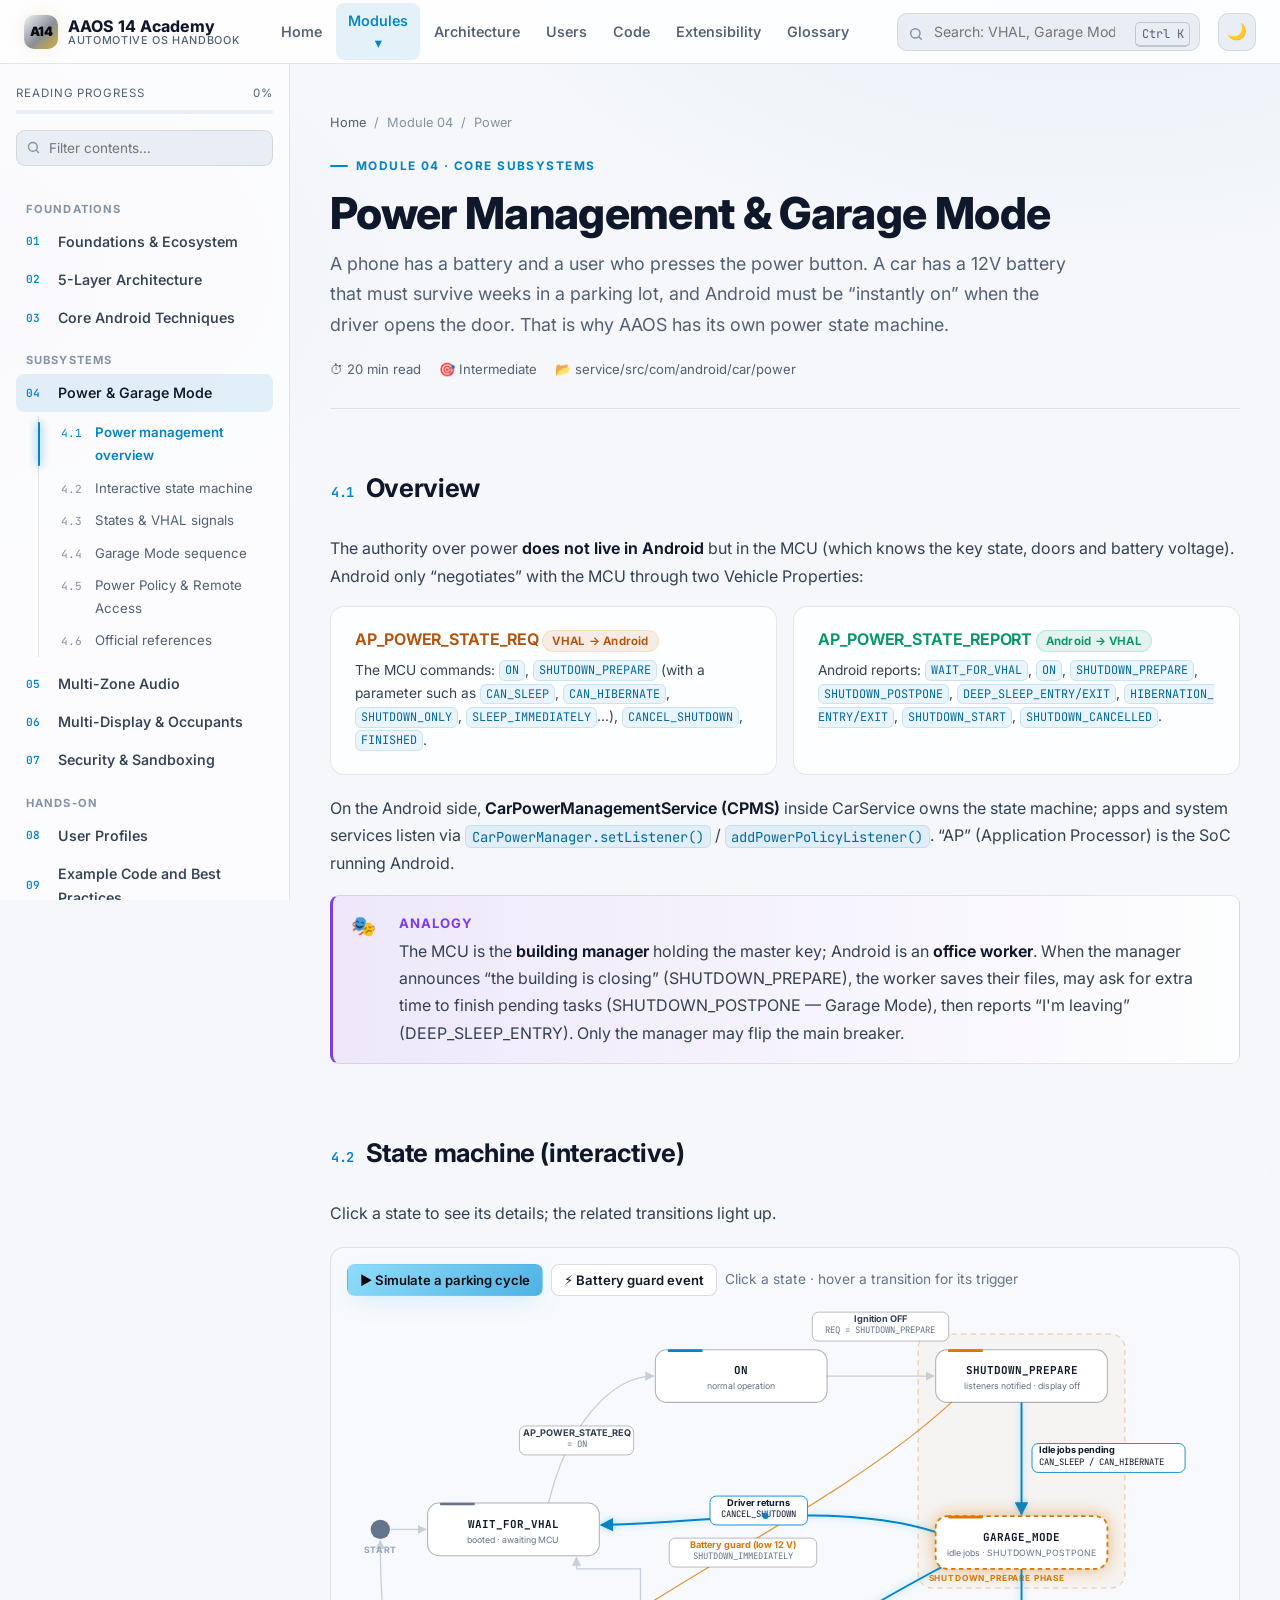
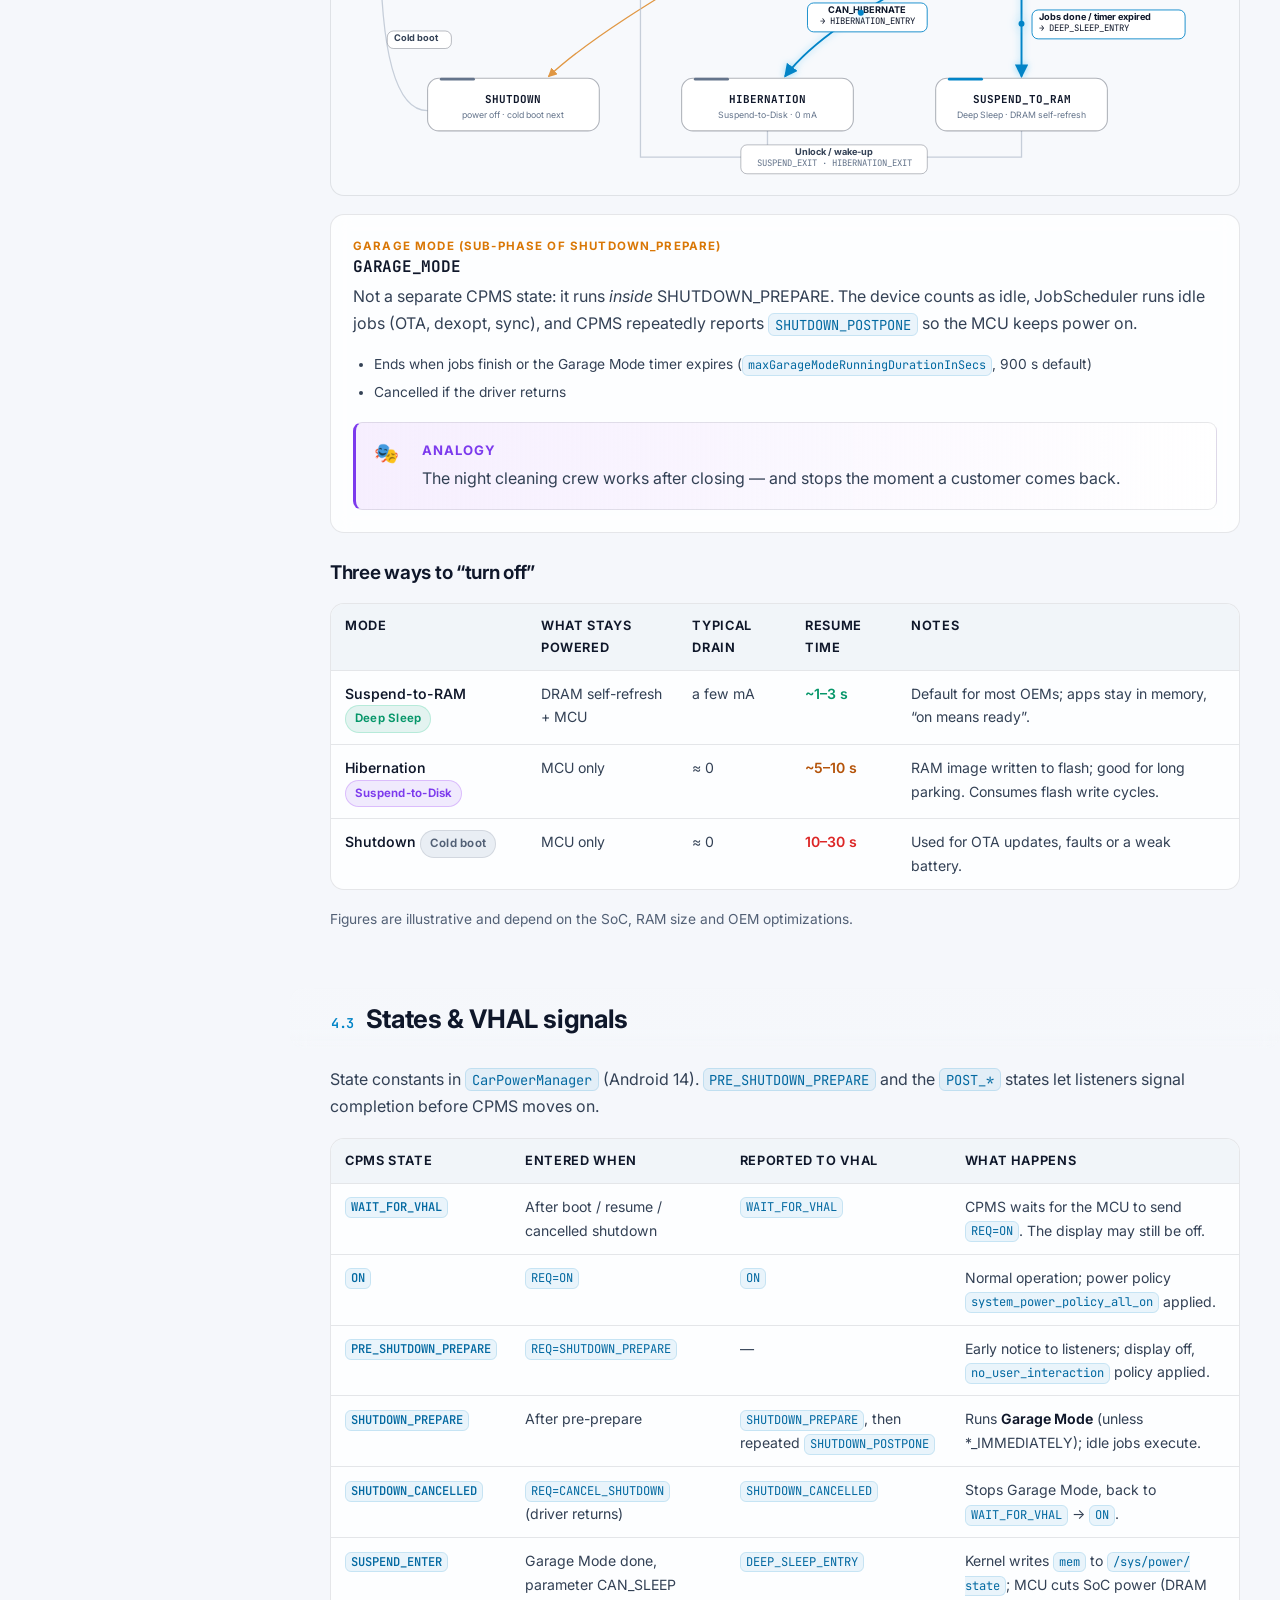
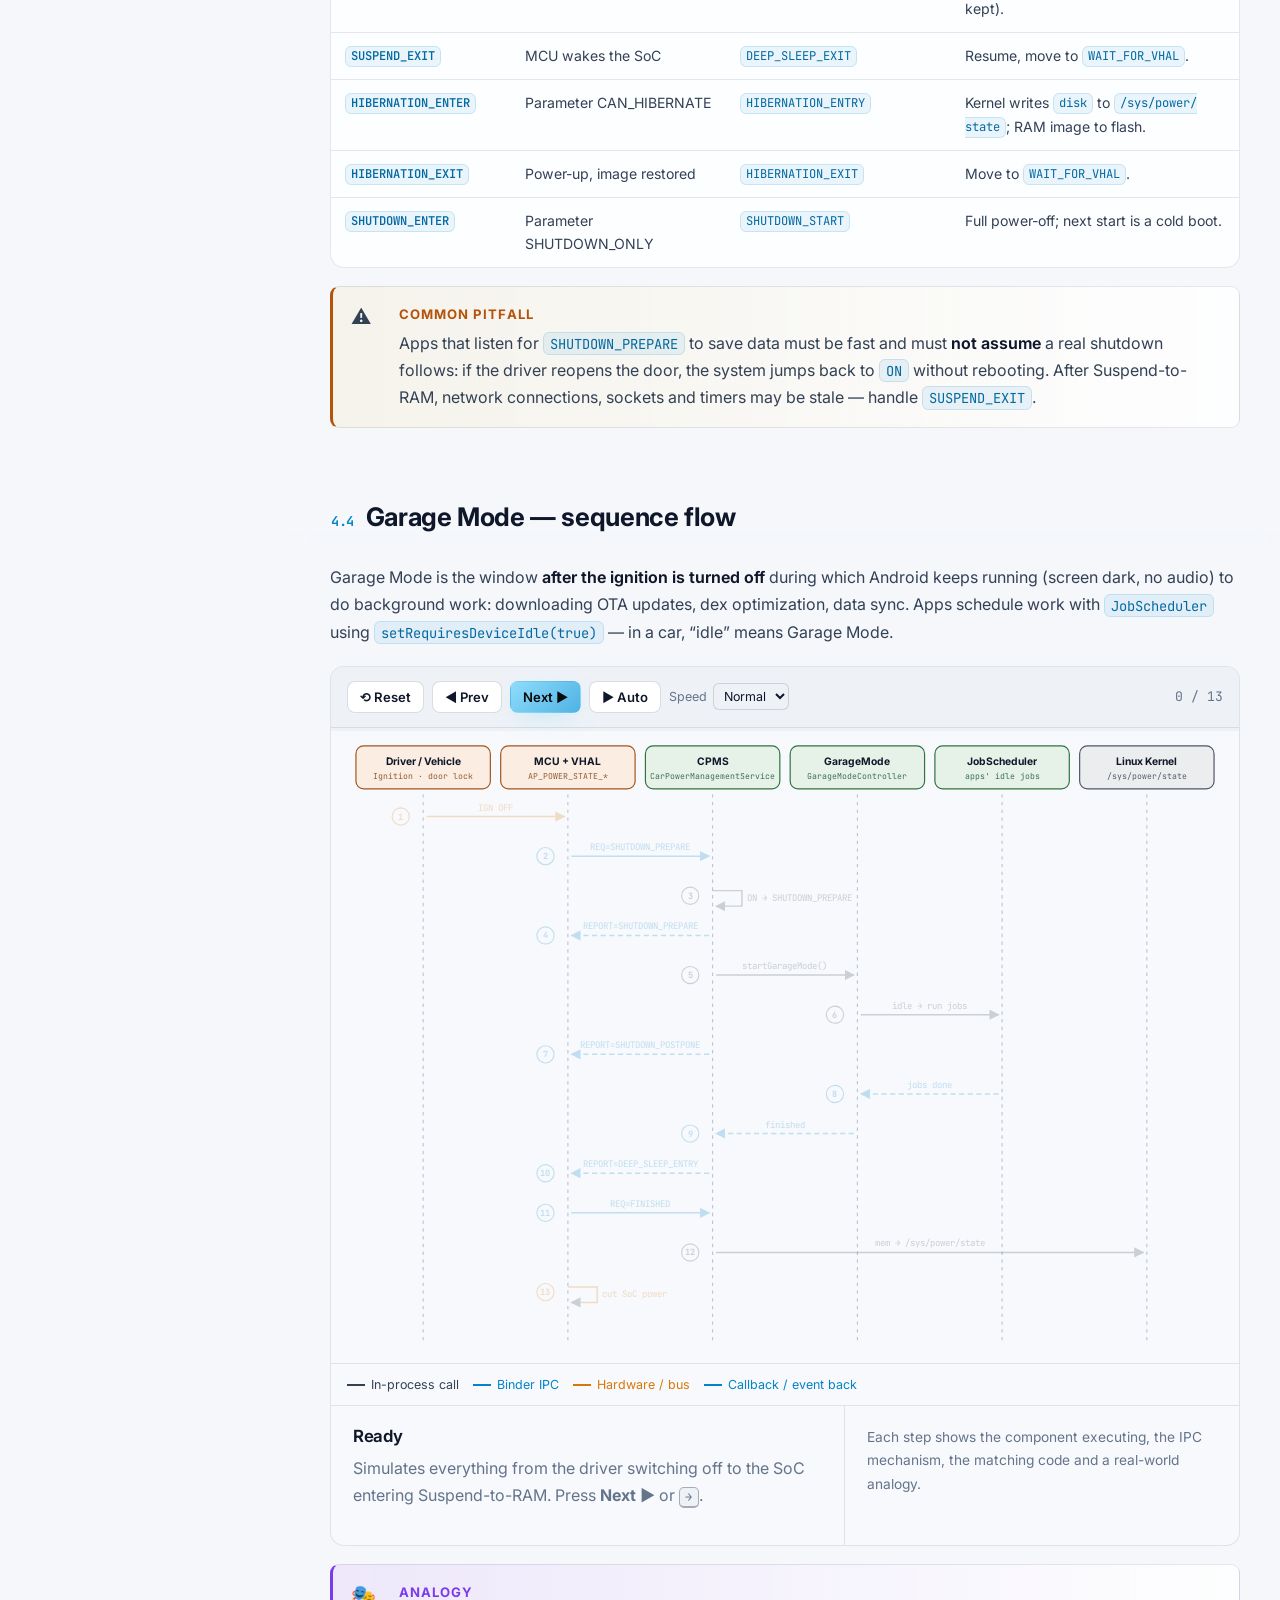
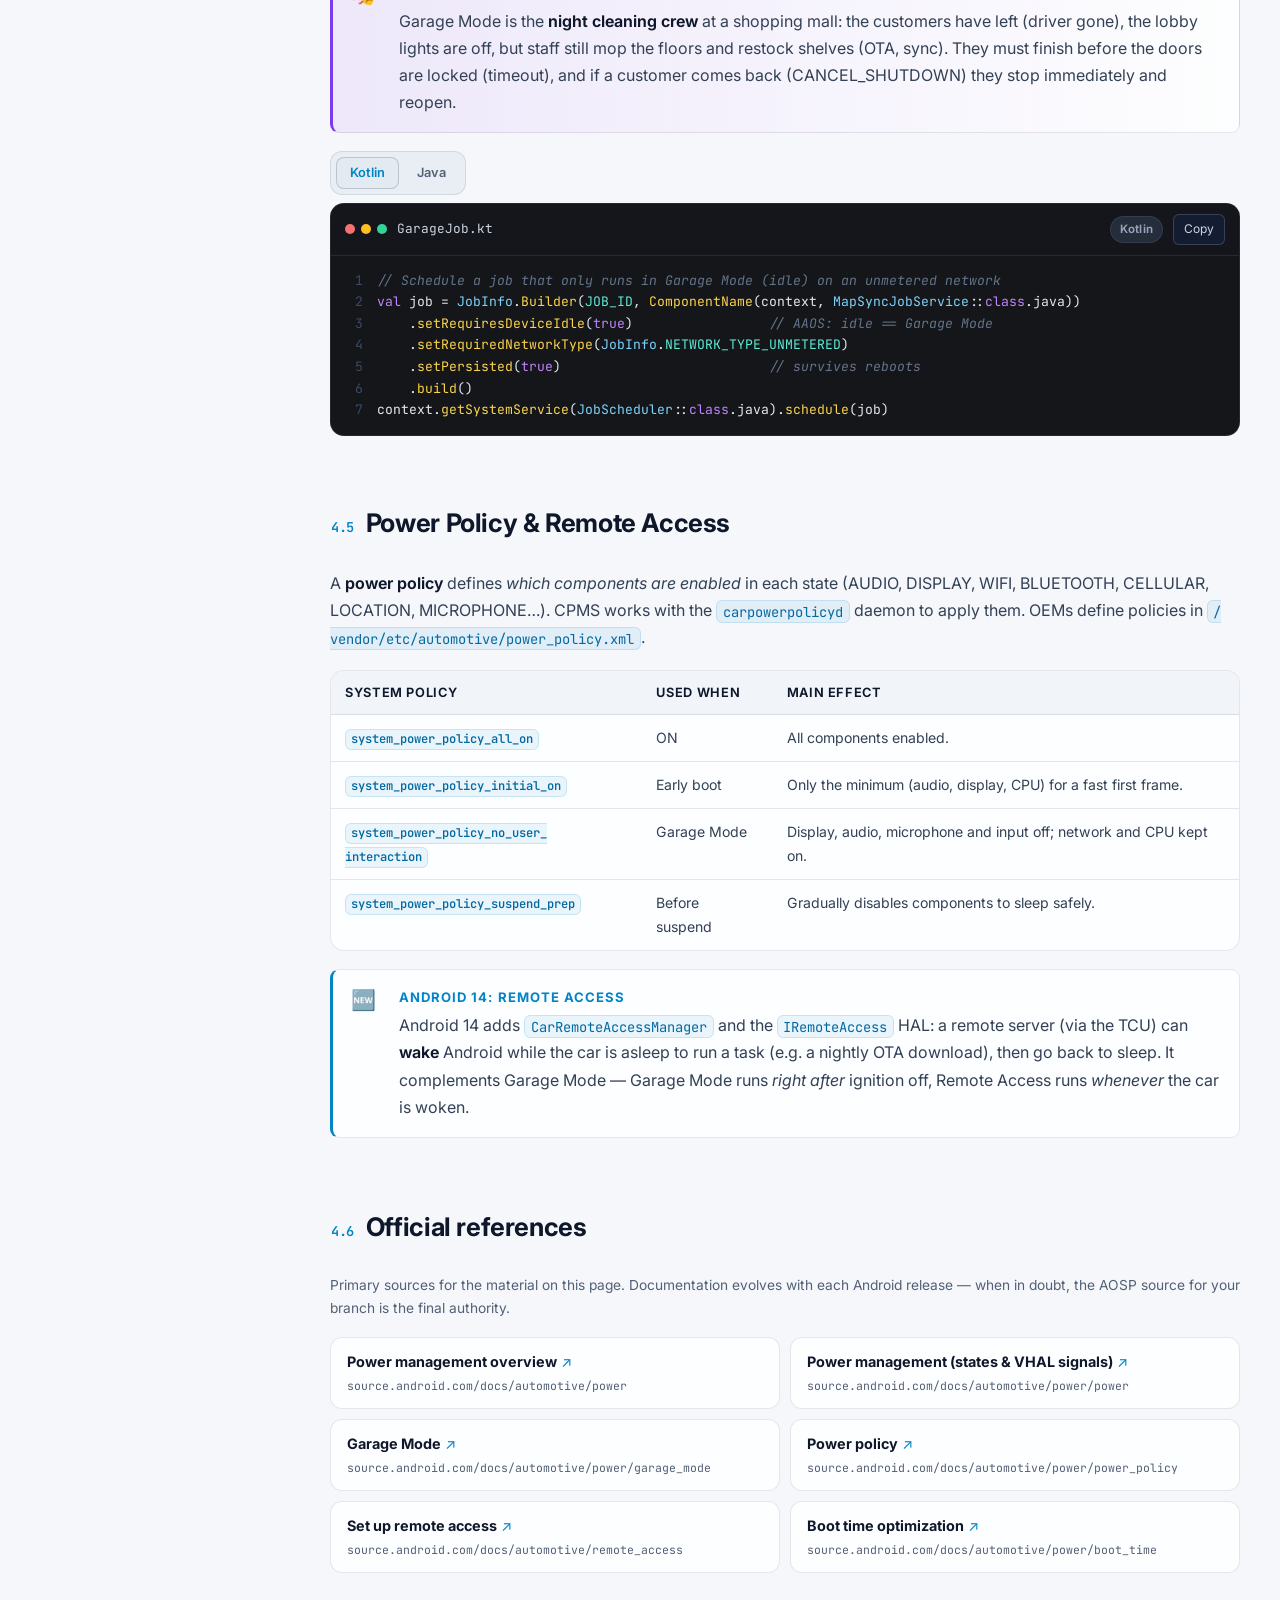
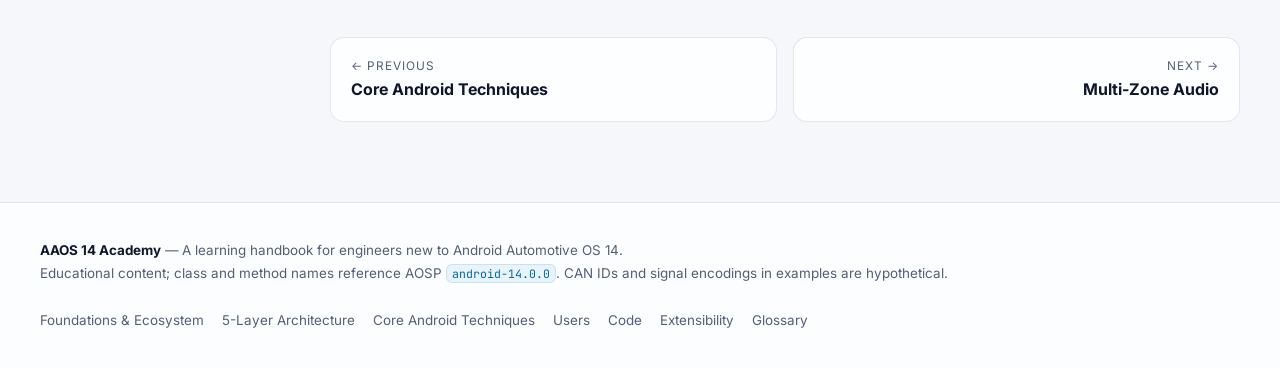
<file: aaos14-academy/power.html>
<!doctype html>
<html lang="en">
<head>
  <meta charset="utf-8">
  <meta name="viewport" content="width=device-width, initial-scale=1">
  <title>Power Management & Garage Mode — AAOS 14 Academy</title>
  <meta name="description" content="The AAOS 14 power state machine: ON, SHUTDOWN_PREPARE, WAIT_FOR_VHAL, Suspend-to-RAM, Hibernation and Garage Mode.">
  <link rel="preconnect" href="https://fonts.googleapis.com">
  <link rel="preconnect" href="https://fonts.gstatic.com" crossorigin>
  <link href="https://fonts.googleapis.com/css2?family=Inter:wght@400;500;600;700;800&family=JetBrains+Mono:wght@400;600;700&display=swap" rel="stylesheet">
  <meta name="color-scheme" content="dark light">
  <link rel="stylesheet" href="assets/css/main.css?v=__BUILD__">
  <script>try{var t=localStorage.getItem("aaos-theme");if(t)document.documentElement.setAttribute("data-theme",t)}catch(e){}</script>
</head>
<body data-page="power">
  <div id="site-header"></div>
  <div class="layout">
    <aside class="sidebar" id="sidebar"></aside>
    <main class="content">
      <div class="content-inner">

        <header class="page-hero">
          <nav class="crumbs"><a href="index.html">Home</a><span>/</span><span>Module 04</span><span>/</span><span>Power</span></nav>
          <div class="eyebrow">Module 04 · Core Subsystems</div>
          <h1>Power Management & Garage Mode</h1>
          <p class="lead">A phone has a battery and a user who presses the power button. A car has a 12V battery that must survive weeks in a parking lot, and Android must be “instantly on” when the driver opens the door. That is why AAOS has its own power state machine.</p>
          <div class="page-meta"><span>⏱ 20 min read</span><span>🎯 Intermediate</span><span>📂 service/src/com/android/car/power</span></div>
        </header>

        <section class="doc-section" id="overview" data-title="Power management overview">
          <div class="sec-head"><h2><span class="sec-num">4.1</span>Overview</h2></div>
          <p>The authority over power <strong>does not live in Android</strong> but in the MCU (which knows the key state, doors and battery voltage). Android only “negotiates” with the MCU through two Vehicle Properties:</p>
          <div class="grid grid-2">
            <div class="glass card">
              <h4 class="c-amber">AP_POWER_STATE_REQ <span class="badge amber">VHAL → Android</span></h4>
              <p class="small">The MCU commands: <code>ON</code>, <code>SHUTDOWN_PREPARE</code> (with a parameter such as <code>CAN_SLEEP</code>, <code>CAN_HIBERNATE</code>, <code>SHUTDOWN_ONLY</code>, <code>SLEEP_IMMEDIATELY</code>…), <code>CANCEL_SHUTDOWN</code>, <code>FINISHED</code>.</p>
            </div>
            <div class="glass card">
              <h4 class="c-green">AP_POWER_STATE_REPORT <span class="badge green">Android → VHAL</span></h4>
              <p class="small">Android reports: <code>WAIT_FOR_VHAL</code>, <code>ON</code>, <code>SHUTDOWN_PREPARE</code>, <code>SHUTDOWN_POSTPONE</code>, <code>DEEP_SLEEP_ENTRY/EXIT</code>, <code>HIBERNATION_ENTRY/EXIT</code>, <code>SHUTDOWN_START</code>, <code>SHUTDOWN_CANCELLED</code>.</p>
            </div>
          </div>
          <p class="mt">On the Android side, <strong>CarPowerManagementService (CPMS)</strong> inside CarService owns the state machine; apps and system services listen via <code>CarPowerManager.setListener()</code> / <code>addPowerPolicyListener()</code>. “AP” (Application Processor) is the SoC running Android.</p>
          <div class="callout analogy">
            <div class="ci">🎭</div>
            <div><span class="ct">Analogy</span>
              <p>The MCU is the <strong>building manager</strong> holding the master key; Android is an <strong>office worker</strong>. When the manager announces “the building is closing” (SHUTDOWN_PREPARE), the worker saves their files, may ask for extra time to finish pending tasks (SHUTDOWN_POSTPONE — Garage Mode), then reports “I'm leaving” (DEEP_SLEEP_ENTRY). Only the manager may flip the main breaker.</p>
            </div>
          </div>
        </section>

        <section class="doc-section" id="state-machine" data-title="Interactive state machine">
          <div class="sec-head"><h2><span class="sec-num">4.2</span>State machine (interactive)</h2></div>
          <p>Click a state to see its details; the related transitions light up.</p>
          <div class="sm-wrap mt">
            <div class="sm-svg glass" id="sm-svg"></div>
            <div class="info-panel glass" id="sm-info" aria-live="polite"></div>
          </div>
          <h3>Three ways to “turn off”</h3>
          <div class="table-wrap">
            <table class="t">
              <thead><tr><th>Mode</th><th>What stays powered</th><th>Typical drain</th><th>Resume time</th><th>Notes</th></tr></thead>
              <tbody>
                <tr><td>Suspend-to-RAM <span class="badge green">Deep Sleep</span></td><td>DRAM self-refresh + MCU</td><td>a few mA</td><td class="yes">~1–3 s</td><td>Default for most OEMs; apps stay in memory, “on means ready”.</td></tr>
                <tr><td>Hibernation <span class="badge purple">Suspend-to-Disk</span></td><td>MCU only</td><td>≈ 0</td><td class="part">~5–10 s</td><td>RAM image written to flash; good for long parking. Consumes flash write cycles.</td></tr>
                <tr><td>Shutdown <span class="badge gray">Cold boot</span></td><td>MCU only</td><td>≈ 0</td><td class="no">10–30 s</td><td>Used for OTA updates, faults or a weak battery.</td></tr>
              </tbody>
            </table>
          </div>
          <p class="small muted">Figures are illustrative and depend on the SoC, RAM size and OEM optimizations.</p>
        </section>

        <section class="doc-section" id="state-table" data-title="States & VHAL signals">
          <div class="sec-head"><h2><span class="sec-num">4.3</span>States & VHAL signals</h2></div>
          <p>State constants in <code>CarPowerManager</code> (Android 14). <code>PRE_SHUTDOWN_PREPARE</code> and the <code>POST_*</code> states let listeners signal completion before CPMS moves on.</p>
          <div class="table-wrap">
            <table class="t">
              <thead><tr><th>CPMS state</th><th>Entered when</th><th>Reported to VHAL</th><th>What happens</th></tr></thead>
              <tbody>
                <tr><td><code>WAIT_FOR_VHAL</code></td><td>After boot / resume / cancelled shutdown</td><td><code>WAIT_FOR_VHAL</code></td><td>CPMS waits for the MCU to send <code>REQ=ON</code>. The display may still be off.</td></tr>
                <tr><td><code>ON</code></td><td><code>REQ=ON</code></td><td><code>ON</code></td><td>Normal operation; power policy <code>system_power_policy_all_on</code> applied.</td></tr>
                <tr><td><code>PRE_SHUTDOWN_PREPARE</code></td><td><code>REQ=SHUTDOWN_PREPARE</code></td><td>—</td><td>Early notice to listeners; display off, <code>no_user_interaction</code> policy applied.</td></tr>
                <tr><td><code>SHUTDOWN_PREPARE</code></td><td>After pre-prepare</td><td><code>SHUTDOWN_PREPARE</code>, then repeated <code>SHUTDOWN_POSTPONE</code></td><td>Runs <strong>Garage Mode</strong> (unless *_IMMEDIATELY); idle jobs execute.</td></tr>
                <tr><td><code>SHUTDOWN_CANCELLED</code></td><td><code>REQ=CANCEL_SHUTDOWN</code> (driver returns)</td><td><code>SHUTDOWN_CANCELLED</code></td><td>Stops Garage Mode, back to <code>WAIT_FOR_VHAL</code> → <code>ON</code>.</td></tr>
                <tr><td><code>SUSPEND_ENTER</code></td><td>Garage Mode done, parameter CAN_SLEEP</td><td><code>DEEP_SLEEP_ENTRY</code></td><td>Kernel writes <code>mem</code> to <code>/sys/power/state</code>; MCU cuts SoC power (DRAM kept).</td></tr>
                <tr><td><code>SUSPEND_EXIT</code></td><td>MCU wakes the SoC</td><td><code>DEEP_SLEEP_EXIT</code></td><td>Resume, move to <code>WAIT_FOR_VHAL</code>.</td></tr>
                <tr><td><code>HIBERNATION_ENTER</code></td><td>Parameter CAN_HIBERNATE</td><td><code>HIBERNATION_ENTRY</code></td><td>Kernel writes <code>disk</code> to <code>/sys/power/state</code>; RAM image to flash.</td></tr>
                <tr><td><code>HIBERNATION_EXIT</code></td><td>Power-up, image restored</td><td><code>HIBERNATION_EXIT</code></td><td>Move to <code>WAIT_FOR_VHAL</code>.</td></tr>
                <tr><td><code>SHUTDOWN_ENTER</code></td><td>Parameter SHUTDOWN_ONLY</td><td><code>SHUTDOWN_START</code></td><td>Full power-off; next start is a cold boot.</td></tr>
              </tbody>
            </table>
          </div>
          <div class="callout warn">
            <div class="ci">⚠️</div>
            <div><span class="ct">Common pitfall</span>
              <p>Apps that listen for <code>SHUTDOWN_PREPARE</code> to save data must be fast and must <strong>not assume</strong> a real shutdown follows: if the driver reopens the door, the system jumps back to <code>ON</code> without rebooting. After Suspend-to-RAM, network connections, sockets and timers may be stale — handle <code>SUSPEND_EXIT</code>.</p>
            </div>
          </div>
        </section>

        <section class="doc-section" id="garage-mode" data-title="Garage Mode sequence">
          <div class="sec-head"><h2><span class="sec-num">4.4</span>Garage Mode — sequence flow</h2></div>
          <p>Garage Mode is the window <strong>after the ignition is turned off</strong> during which Android keeps running (screen dark, no audio) to do background work: downloading OTA updates, dex optimization, data sync. Apps schedule work with <code>JobScheduler</code> using <code>setRequiresDeviceIdle(true)</code> — in a car, “idle” means Garage Mode.</p>
          <div id="garage-seq" class="mt"></div>
          <div class="callout analogy">
            <div class="ci">🎭</div>
            <div><span class="ct">Analogy</span>
              <p>Garage Mode is the <strong>night cleaning crew</strong> at a shopping mall: the customers have left (driver gone), the lobby lights are off, but staff still mop the floors and restock shelves (OTA, sync). They must finish before the doors are locked (timeout), and if a customer comes back (CANCEL_SHUTDOWN) they stop immediately and reopen.</p>
            </div>
          </div>
          <div class="lang-switch">
          <script type="text/plain" data-code data-lang="kotlin" data-file="GarageJob.kt" data-label="Kotlin">
// Schedule a job that only runs in Garage Mode (idle) on an unmetered network
val job = JobInfo.Builder(JOB_ID, ComponentName(context, MapSyncJobService::class.java))
    .setRequiresDeviceIdle(true)                 // AAOS: idle == Garage Mode
    .setRequiredNetworkType(JobInfo.NETWORK_TYPE_UNMETERED)
    .setPersisted(true)                          // survives reboots
    .build()
context.getSystemService(JobScheduler::class.java).schedule(job)
          </script>
          <script type="text/plain" data-code data-lang="java" data-file="GarageJob.java" data-label="Java">
// Schedule a job that only runs in Garage Mode (idle) on an unmetered network
JobInfo job = new JobInfo.Builder(JOB_ID, new ComponentName(context, MapSyncJobService.class))
        .setRequiresDeviceIdle(true)                 // AAOS: idle == Garage Mode
        .setRequiredNetworkType(JobInfo.NETWORK_TYPE_UNMETERED)
        .setPersisted(true)                          // survives reboots
        .build();
context.getSystemService(JobScheduler.class).schedule(job);
          </script>
          </div>
        </section>

        <section class="doc-section" id="power-policy" data-title="Power Policy & Remote Access">
          <div class="sec-head"><h2><span class="sec-num">4.5</span>Power Policy & Remote Access</h2></div>
          <p>A <strong>power policy</strong> defines <em>which components are enabled</em> in each state (AUDIO, DISPLAY, WIFI, BLUETOOTH, CELLULAR, LOCATION, MICROPHONE…). CPMS works with the <code>carpowerpolicyd</code> daemon to apply them. OEMs define policies in <code>/vendor/etc/automotive/power_policy.xml</code>.</p>
          <div class="table-wrap">
            <table class="t">
              <thead><tr><th>System policy</th><th>Used when</th><th>Main effect</th></tr></thead>
              <tbody>
                <tr><td><code>system_power_policy_all_on</code></td><td>ON</td><td>All components enabled.</td></tr>
                <tr><td><code>system_power_policy_initial_on</code></td><td>Early boot</td><td>Only the minimum (audio, display, CPU) for a fast first frame.</td></tr>
                <tr><td><code>system_power_policy_no_user_interaction</code></td><td>Garage Mode</td><td>Display, audio, microphone and input off; network and CPU kept on.</td></tr>
                <tr><td><code>system_power_policy_suspend_prep</code></td><td>Before suspend</td><td>Gradually disables components to sleep safely.</td></tr>
              </tbody>
            </table>
          </div>
          <div class="callout note">
            <div class="ci">🆕</div>
            <div><span class="ct">Android 14: Remote Access</span>
              <p>Android 14 adds <code>CarRemoteAccessManager</code> and the <code>IRemoteAccess</code> HAL: a remote server (via the TCU) can <strong>wake</strong> Android while the car is asleep to run a task (e.g. a nightly OTA download), then go back to sleep. It complements Garage Mode — Garage Mode runs <em>right after</em> ignition off, Remote Access runs <em>whenever</em> the car is woken.</p>
            </div>
          </div>
        </section>

        <div id="pager"></div>
      </div>
    </main>
  </div>
  <div id="site-footer"></div>

  <script src="assets/js/glossary-data.js?v=__BUILD__"></script>
  <script src="assets/js/core.js?v=__BUILD__"></script>
  <script src="assets/js/diagrams.js?v=__BUILD__"></script>
  <script src="assets/js/pages/power-sm.js?v=__BUILD__"></script>
  <script src="assets/js/pages/power.js?v=__BUILD__"></script>
</body>
</html>
</file>
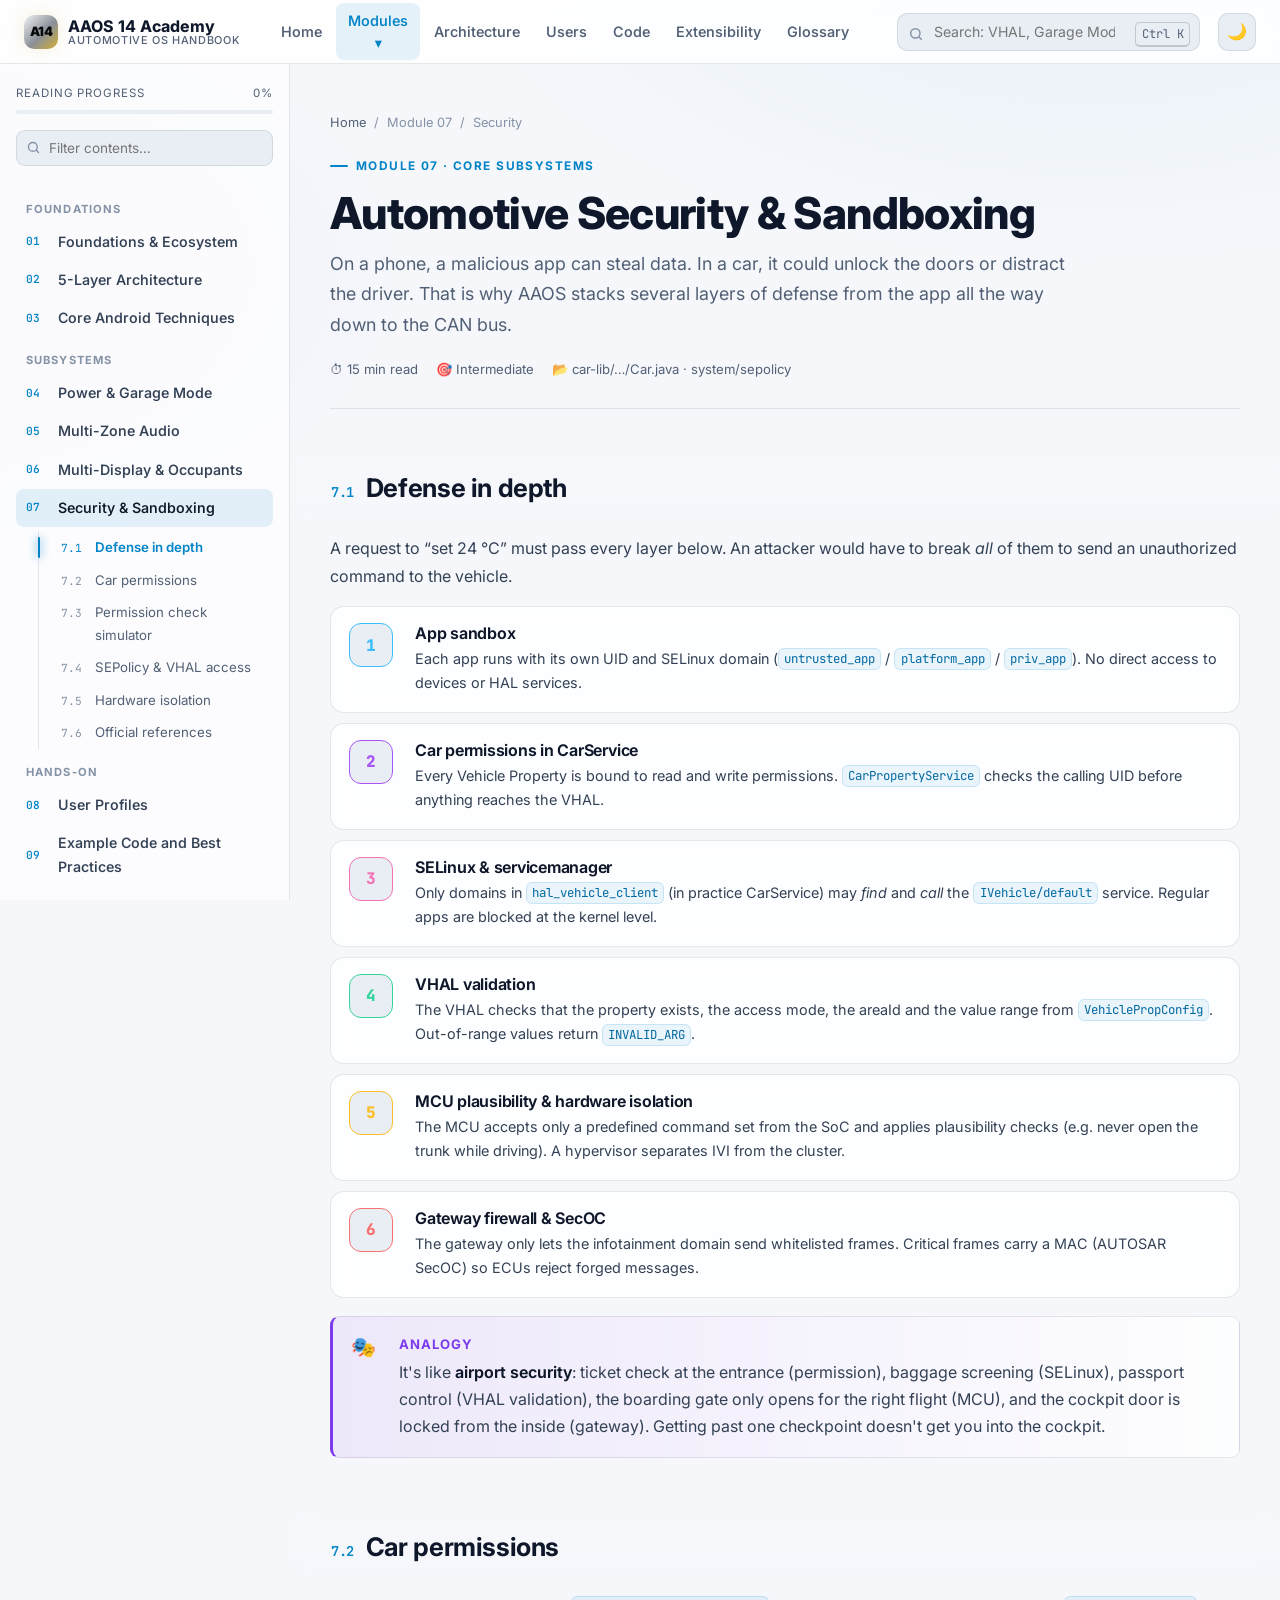
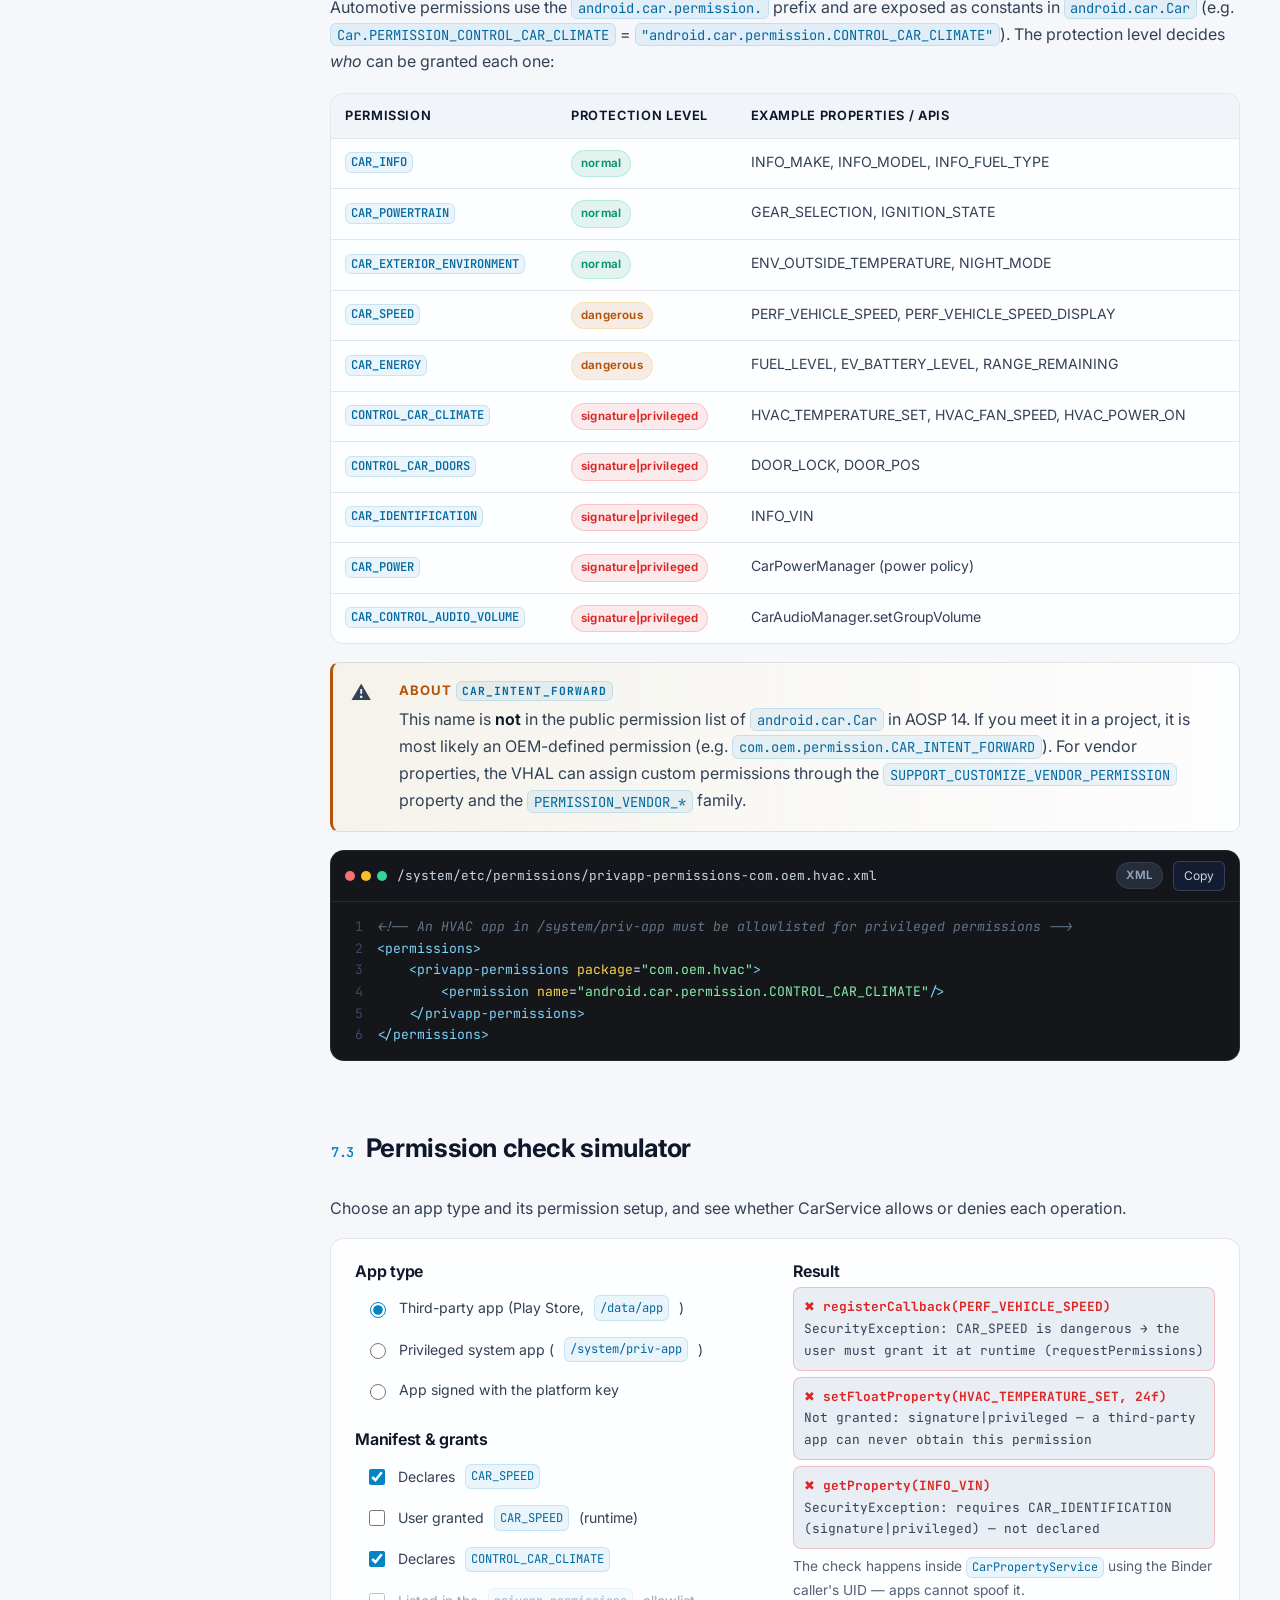
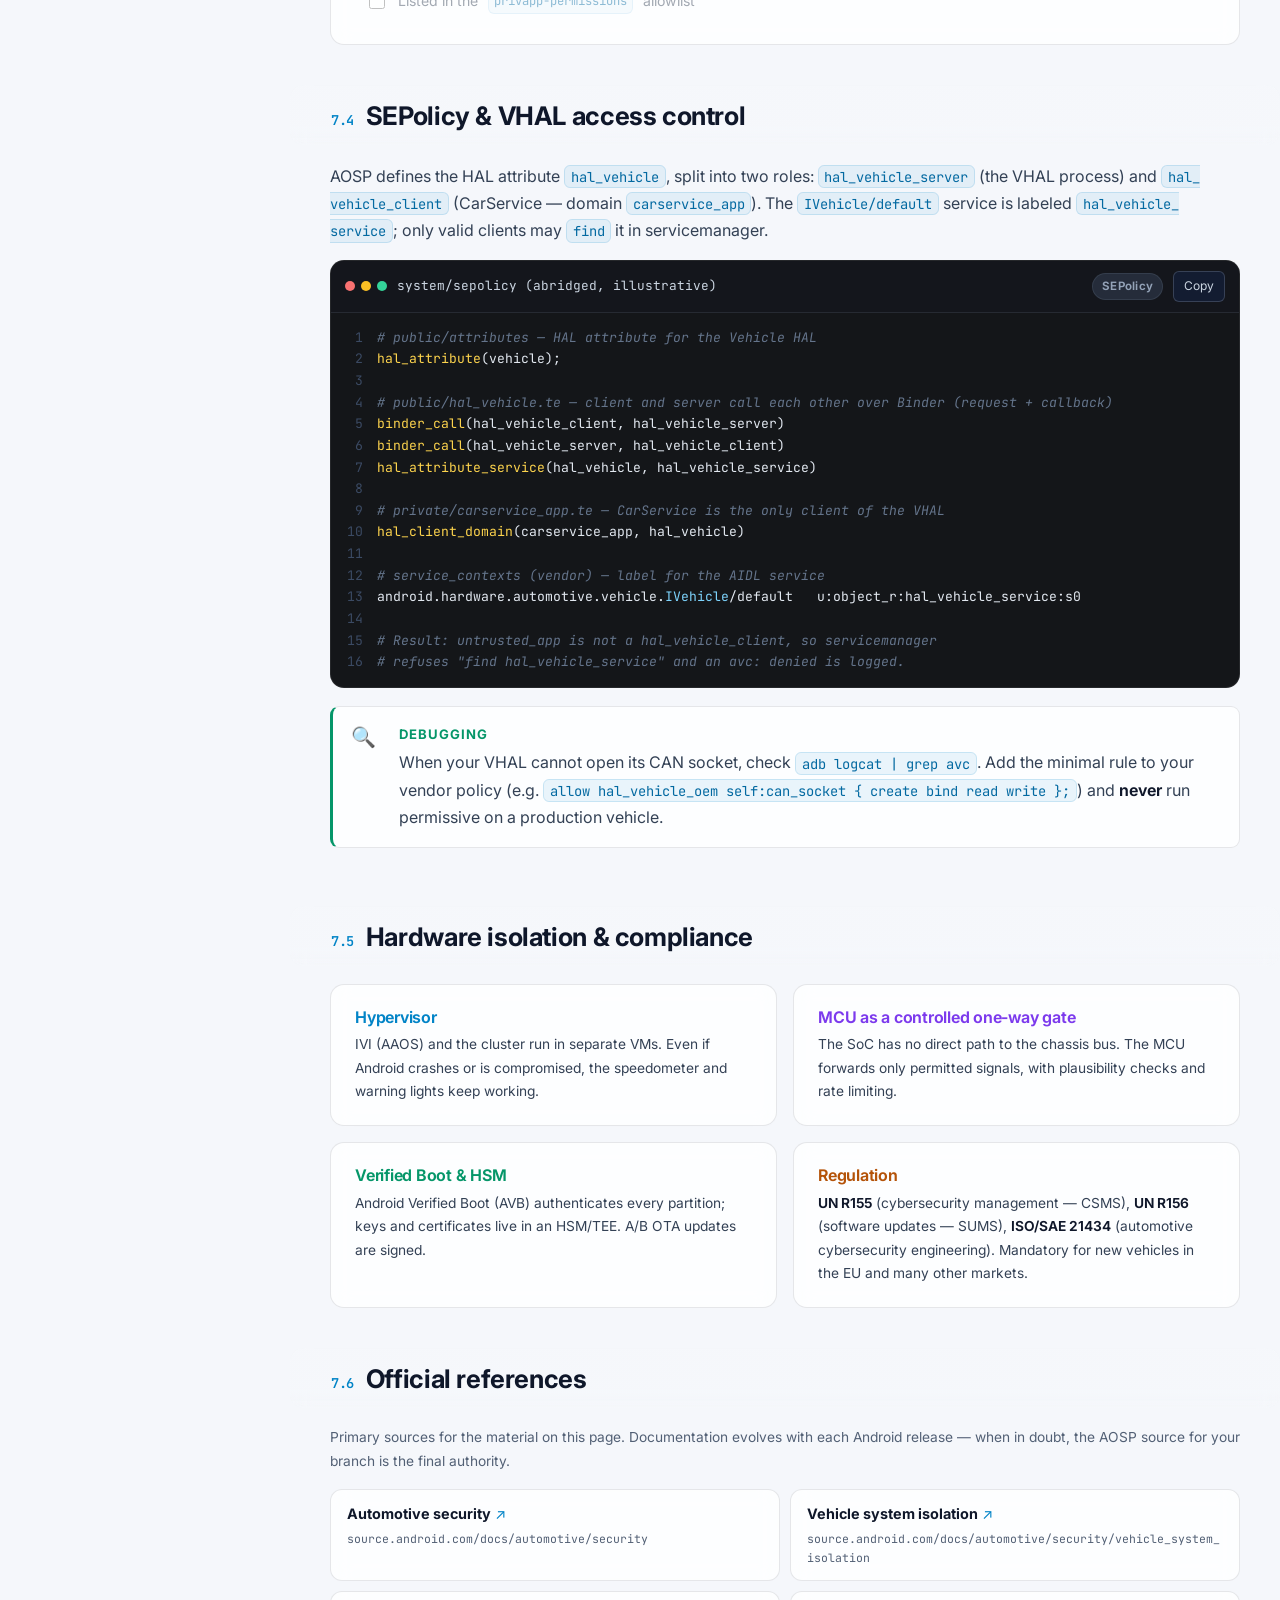
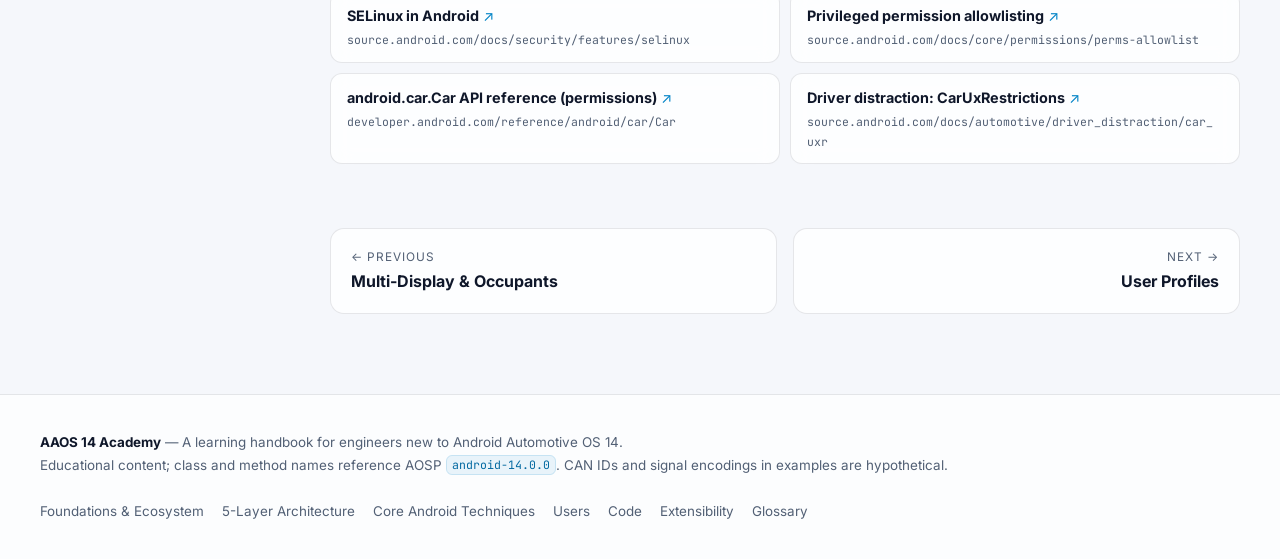
<file: aaos14-academy/security.html>
<!doctype html>
<html lang="en">
<head>
  <meta charset="utf-8">
  <meta name="viewport" content="width=device-width, initial-scale=1">
  <title>Automotive Security & Sandboxing — AAOS 14 Academy</title>
  <meta name="description" content="AAOS 14 security: car permissions, SEPolicy, VHAL access control, hardware isolation and gateways.">
  <link rel="preconnect" href="https://fonts.googleapis.com">
  <link rel="preconnect" href="https://fonts.gstatic.com" crossorigin>
  <link href="https://fonts.googleapis.com/css2?family=Inter:wght@400;500;600;700;800&family=JetBrains+Mono:wght@400;600;700&display=swap" rel="stylesheet">
  <meta name="color-scheme" content="dark light">
  <link rel="stylesheet" href="assets/css/main.css?v=__BUILD__">
  <script>try{var t=localStorage.getItem("aaos-theme");if(t)document.documentElement.setAttribute("data-theme",t)}catch(e){}</script>
</head>
<body data-page="security">
  <div id="site-header"></div>
  <div class="layout">
    <aside class="sidebar" id="sidebar"></aside>
    <main class="content">
      <div class="content-inner">

        <header class="page-hero">
          <nav class="crumbs"><a href="index.html">Home</a><span>/</span><span>Module 07</span><span>/</span><span>Security</span></nav>
          <div class="eyebrow">Module 07 · Core Subsystems</div>
          <h1>Automotive Security & Sandboxing</h1>
          <p class="lead">On a phone, a malicious app can steal data. In a car, it could unlock the doors or distract the driver. That is why AAOS stacks several layers of defense from the app all the way down to the CAN bus.</p>
          <div class="page-meta"><span>⏱ 15 min read</span><span>🎯 Intermediate</span><span>📂 car-lib/…/Car.java · system/sepolicy</span></div>
        </header>

        <section class="doc-section" id="defense-in-depth" data-title="Defense in depth">
          <div class="sec-head"><h2><span class="sec-num">7.1</span>Defense in depth</h2></div>
          <p>A request to “set 24 °C” must pass every layer below. An attacker would have to break <em>all</em> of them to send an unauthorized command to the vehicle.</p>
          <div class="defense">
            <div class="defense-layer glass" style="--dc:#38bdf8"><div class="dl-n">1</div><div><h4>App sandbox</h4><p>Each app runs with its own UID and SELinux domain (<code>untrusted_app</code> / <code>platform_app</code> / <code>priv_app</code>). No direct access to devices or HAL services.</p></div></div>
            <div class="defense-layer glass" style="--dc:#a855f7"><div class="dl-n">2</div><div><h4>Car permissions in CarService</h4><p>Every Vehicle Property is bound to read and write permissions. <code>CarPropertyService</code> checks the calling UID before anything reaches the VHAL.</p></div></div>
            <div class="defense-layer glass" style="--dc:#f472b6"><div class="dl-n">3</div><div><h4>SELinux & servicemanager</h4><p>Only domains in <code>hal_vehicle_client</code> (in practice CarService) may <em>find</em> and <em>call</em> the <code>IVehicle/default</code> service. Regular apps are blocked at the kernel level.</p></div></div>
            <div class="defense-layer glass" style="--dc:#34d399"><div class="dl-n">4</div><div><h4>VHAL validation</h4><p>The VHAL checks that the property exists, the access mode, the areaId and the value range from <code>VehiclePropConfig</code>. Out-of-range values return <code>INVALID_ARG</code>.</p></div></div>
            <div class="defense-layer glass" style="--dc:#fbbf24"><div class="dl-n">5</div><div><h4>MCU plausibility & hardware isolation</h4><p>The MCU accepts only a predefined command set from the SoC and applies plausibility checks (e.g. never open the trunk while driving). A hypervisor separates IVI from the cluster.</p></div></div>
            <div class="defense-layer glass" style="--dc:#f87171"><div class="dl-n">6</div><div><h4>Gateway firewall & SecOC</h4><p>The gateway only lets the infotainment domain send whitelisted frames. Critical frames carry a MAC (AUTOSAR SecOC) so ECUs reject forged messages.</p></div></div>
          </div>
          <div class="callout analogy">
            <div class="ci">🎭</div>
            <div><span class="ct">Analogy</span>
              <p>It's like <strong>airport security</strong>: ticket check at the entrance (permission), baggage screening (SELinux), passport control (VHAL validation), the boarding gate only opens for the right flight (MCU), and the cockpit door is locked from the inside (gateway). Getting past one checkpoint doesn't get you into the cockpit.</p>
            </div>
          </div>
        </section>

        <section class="doc-section" id="permissions" data-title="Car permissions">
          <div class="sec-head"><h2><span class="sec-num">7.2</span>Car permissions</h2></div>
          <p>Automotive permissions use the <code>android.car.permission.</code> prefix and are exposed as constants in <code>android.car.Car</code> (e.g. <code>Car.PERMISSION_CONTROL_CAR_CLIMATE</code> = <code>"android.car.permission.CONTROL_CAR_CLIMATE"</code>). The protection level decides <em>who</em> can be granted each one:</p>
          <div class="table-wrap">
            <table class="t">
              <thead><tr><th>Permission</th><th>Protection level</th><th>Example properties / APIs</th></tr></thead>
              <tbody>
                <tr><td><code>CAR_INFO</code></td><td><span class="badge green">normal</span></td><td>INFO_MAKE, INFO_MODEL, INFO_FUEL_TYPE</td></tr>
                <tr><td><code>CAR_POWERTRAIN</code></td><td><span class="badge green">normal</span></td><td>GEAR_SELECTION, IGNITION_STATE</td></tr>
                <tr><td><code>CAR_EXTERIOR_ENVIRONMENT</code></td><td><span class="badge green">normal</span></td><td>ENV_OUTSIDE_TEMPERATURE, NIGHT_MODE</td></tr>
                <tr><td><code>CAR_SPEED</code></td><td><span class="badge amber">dangerous</span></td><td>PERF_VEHICLE_SPEED, PERF_VEHICLE_SPEED_DISPLAY</td></tr>
                <tr><td><code>CAR_ENERGY</code></td><td><span class="badge amber">dangerous</span></td><td>FUEL_LEVEL, EV_BATTERY_LEVEL, RANGE_REMAINING</td></tr>
                <tr><td><code>CONTROL_CAR_CLIMATE</code></td><td><span class="badge red">signature|privileged</span></td><td>HVAC_TEMPERATURE_SET, HVAC_FAN_SPEED, HVAC_POWER_ON</td></tr>
                <tr><td><code>CONTROL_CAR_DOORS</code></td><td><span class="badge red">signature|privileged</span></td><td>DOOR_LOCK, DOOR_POS</td></tr>
                <tr><td><code>CAR_IDENTIFICATION</code></td><td><span class="badge red">signature|privileged</span></td><td>INFO_VIN</td></tr>
                <tr><td><code>CAR_POWER</code></td><td><span class="badge red">signature|privileged</span></td><td>CarPowerManager (power policy)</td></tr>
                <tr><td><code>CAR_CONTROL_AUDIO_VOLUME</code></td><td><span class="badge red">signature|privileged</span></td><td>CarAudioManager.setGroupVolume</td></tr>
              </tbody>
            </table>
          </div>
          <div class="callout warn">
            <div class="ci">⚠️</div>
            <div><span class="ct">About <code>CAR_INTENT_FORWARD</code></span>
              <p>This name is <strong>not</strong> in the public permission list of <code>android.car.Car</code> in AOSP 14. If you meet it in a project, it is most likely an OEM-defined permission (e.g. <code>com.oem.permission.CAR_INTENT_FORWARD</code>). For vendor properties, the VHAL can assign custom permissions through the <code>SUPPORT_CUSTOMIZE_VENDOR_PERMISSION</code> property and the <code>PERMISSION_VENDOR_*</code> family.</p>
            </div>
          </div>
          <script type="text/plain" data-code data-lang="xml" data-file="/system/etc/permissions/privapp-permissions-com.oem.hvac.xml" data-label="XML">
<!-- An HVAC app in /system/priv-app must be allowlisted for privileged permissions -->
<permissions>
    <privapp-permissions package="com.oem.hvac">
        <permission name="android.car.permission.CONTROL_CAR_CLIMATE"/>
    </privapp-permissions>
</permissions>
          </script>
        </section>

        <section class="doc-section" id="permission-sim" data-title="Permission check simulator">
          <div class="sec-head"><h2><span class="sec-num">7.3</span>Permission check simulator</h2></div>
          <p>Choose an app type and its permission setup, and see whether CarService allows or denies each operation.</p>
          <div class="perm-check glass card">
            <div>
              <h4 style="margin-top:0">App type</h4>
              <label><input type="radio" name="apptype" value="3p" checked> Third-party app (Play Store, <code>/data/app</code>)</label>
              <label><input type="radio" name="apptype" value="priv"> Privileged system app (<code>/system/priv-app</code>)</label>
              <label><input type="radio" name="apptype" value="plat"> App signed with the platform key</label>
              <h4>Manifest & grants</h4>
              <label><input type="checkbox" id="p-speed" checked> Declares <code>CAR_SPEED</code></label>
              <label><input type="checkbox" id="p-speed-g"> User granted <code>CAR_SPEED</code> (runtime)</label>
              <label><input type="checkbox" id="p-climate" checked> Declares <code>CONTROL_CAR_CLIMATE</code></label>
              <label><input type="checkbox" id="p-allow"> Listed in the <code>privapp-permissions</code> allowlist</label>
            </div>
            <div>
              <h4 style="margin-top:0">Result</h4>
              <div class="perm-out" id="perm-out" aria-live="polite"></div>
            </div>
          </div>
        </section>

        <section class="doc-section" id="sepolicy" data-title="SEPolicy & VHAL access">
          <div class="sec-head"><h2><span class="sec-num">7.4</span>SEPolicy & VHAL access control</h2></div>
          <p>AOSP defines the HAL attribute <code>hal_vehicle</code>, split into two roles: <code>hal_vehicle_server</code> (the VHAL process) and <code>hal_vehicle_client</code> (CarService — domain <code>carservice_app</code>). The <code>IVehicle/default</code> service is labeled <code>hal_vehicle_service</code>; only valid clients may <code>find</code> it in servicemanager.</p>
          <script type="text/plain" data-code data-lang="conf" data-file="system/sepolicy (abridged, illustrative)" data-label="SEPolicy">
# public/attributes — HAL attribute for the Vehicle HAL
hal_attribute(vehicle);

# public/hal_vehicle.te — client and server call each other over Binder (request + callback)
binder_call(hal_vehicle_client, hal_vehicle_server)
binder_call(hal_vehicle_server, hal_vehicle_client)
hal_attribute_service(hal_vehicle, hal_vehicle_service)

# private/carservice_app.te — CarService is the only client of the VHAL
hal_client_domain(carservice_app, hal_vehicle)

# service_contexts (vendor) — label for the AIDL service
android.hardware.automotive.vehicle.IVehicle/default   u:object_r:hal_vehicle_service:s0

# Result: untrusted_app is not a hal_vehicle_client, so servicemanager
# refuses "find hal_vehicle_service" and an avc: denied is logged.
          </script>
          <div class="callout tip">
            <div class="ci">🔍</div>
            <div><span class="ct">Debugging</span>
              <p>When your VHAL cannot open its CAN socket, check <code>adb logcat | grep avc</code>. Add the minimal rule to your vendor policy (e.g. <code>allow hal_vehicle_oem self:can_socket { create bind read write };</code>) and <strong>never</strong> run permissive on a production vehicle.</p>
            </div>
          </div>
        </section>

        <section class="doc-section" id="isolation" data-title="Hardware isolation">
          <div class="sec-head"><h2><span class="sec-num">7.5</span>Hardware isolation & compliance</h2></div>
          <div class="grid grid-2">
            <div class="glass card"><h4 class="c-blue">Hypervisor</h4><p class="small">IVI (AAOS) and the cluster run in separate VMs. Even if Android crashes or is compromised, the speedometer and warning lights keep working.</p></div>
            <div class="glass card"><h4 class="c-purple">MCU as a controlled one-way gate</h4><p class="small">The SoC has no direct path to the chassis bus. The MCU forwards only permitted signals, with plausibility checks and rate limiting.</p></div>
            <div class="glass card"><h4 class="c-green">Verified Boot & HSM</h4><p class="small">Android Verified Boot (AVB) authenticates every partition; keys and certificates live in an HSM/TEE. A/B OTA updates are signed.</p></div>
            <div class="glass card"><h4 class="c-amber">Regulation</h4><p class="small"><strong>UN R155</strong> (cybersecurity management — CSMS), <strong>UN R156</strong> (software updates — SUMS), <strong>ISO/SAE 21434</strong> (automotive cybersecurity engineering). Mandatory for new vehicles in the EU and many other markets.</p></div>
          </div>
        </section>

        <div id="pager"></div>
      </div>
    </main>
  </div>
  <div id="site-footer"></div>

  <script src="assets/js/glossary-data.js?v=__BUILD__"></script>
  <script src="assets/js/core.js?v=__BUILD__"></script>
  <script src="assets/js/pages/security.js?v=__BUILD__"></script>
</body>
</html>
</file>
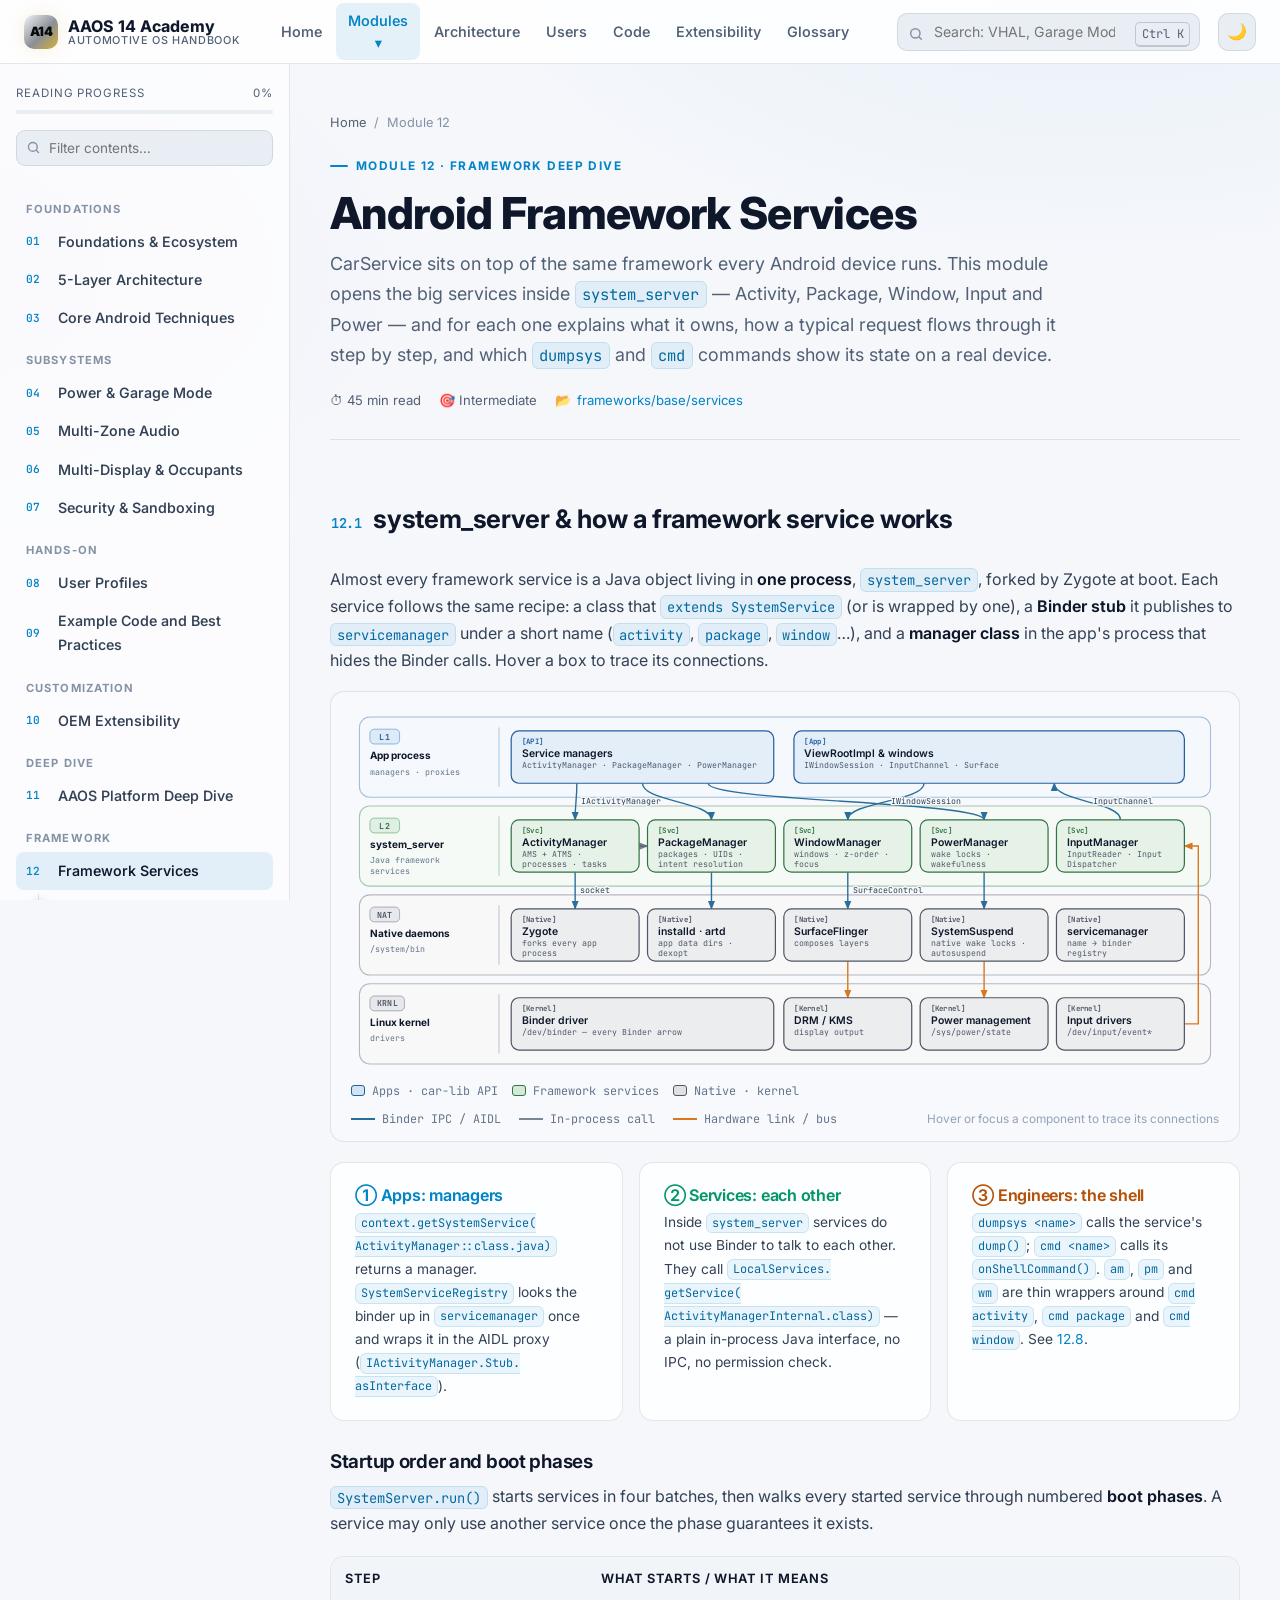
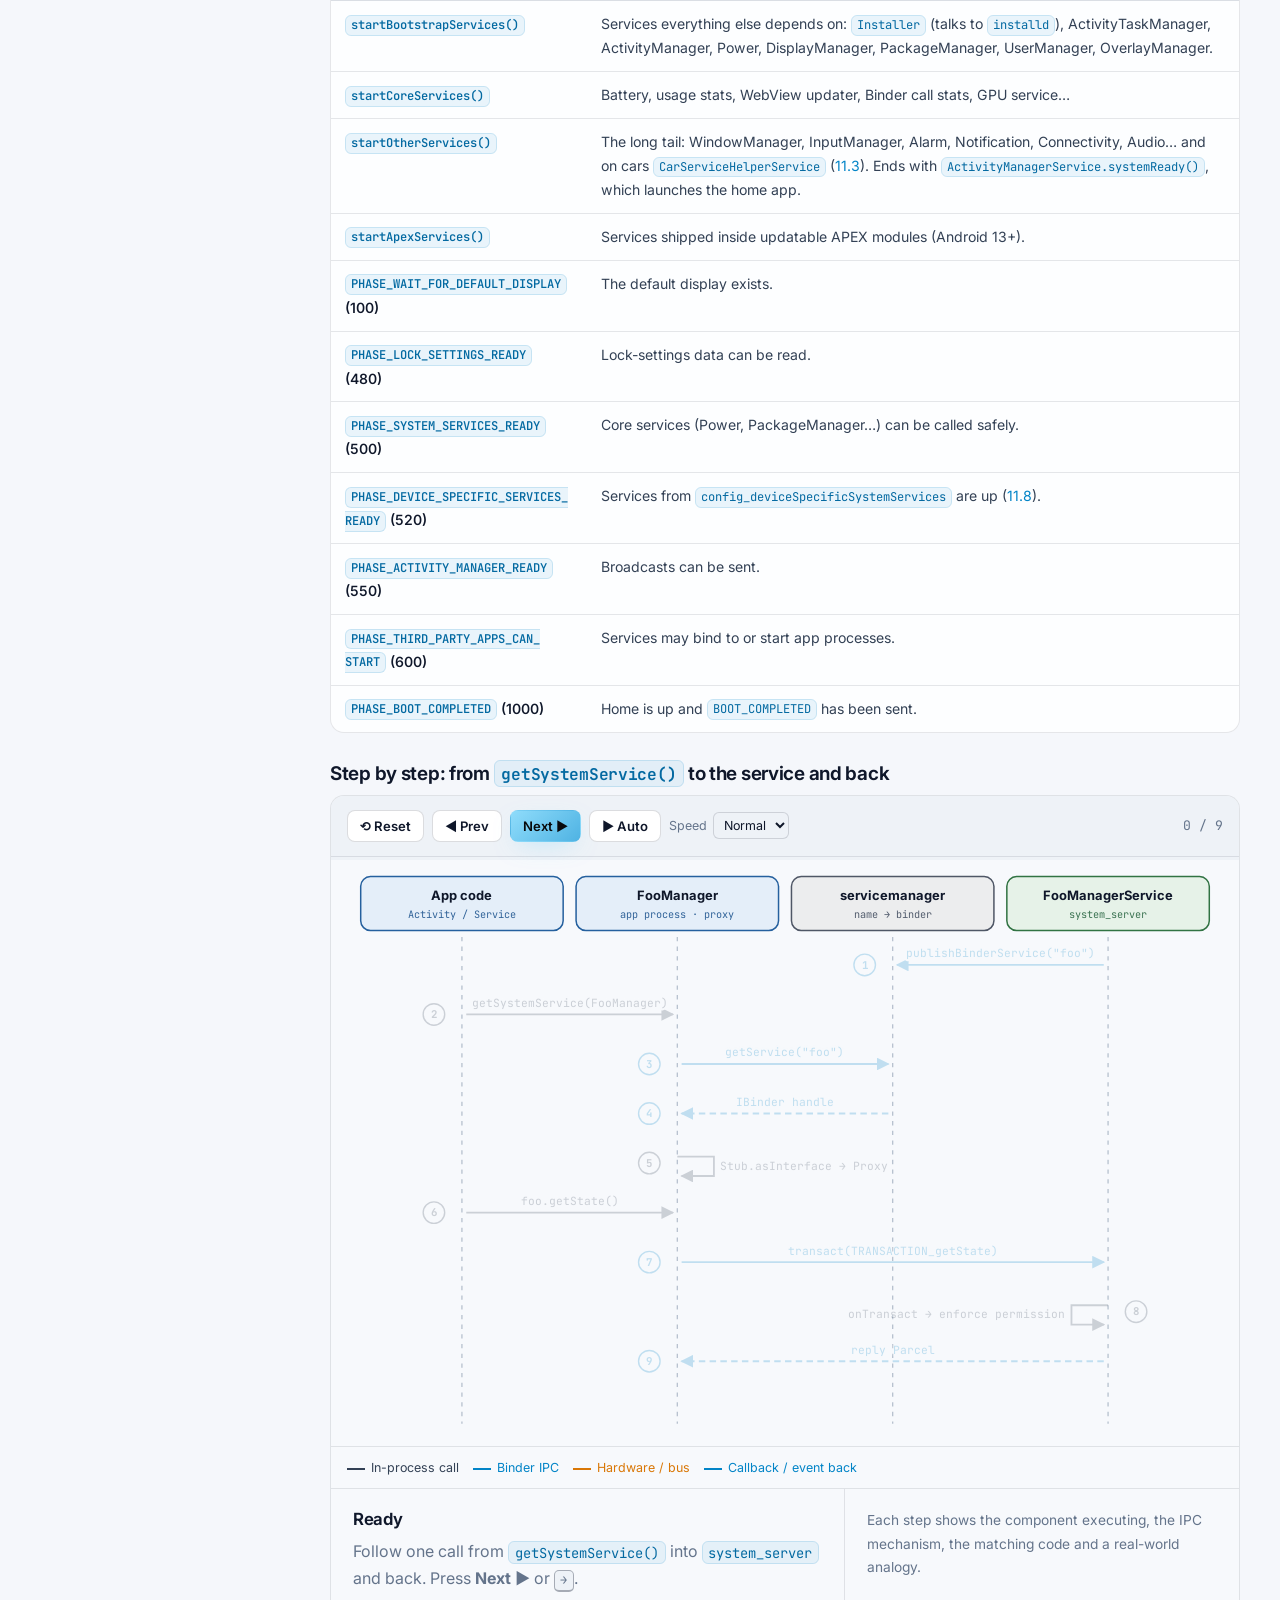
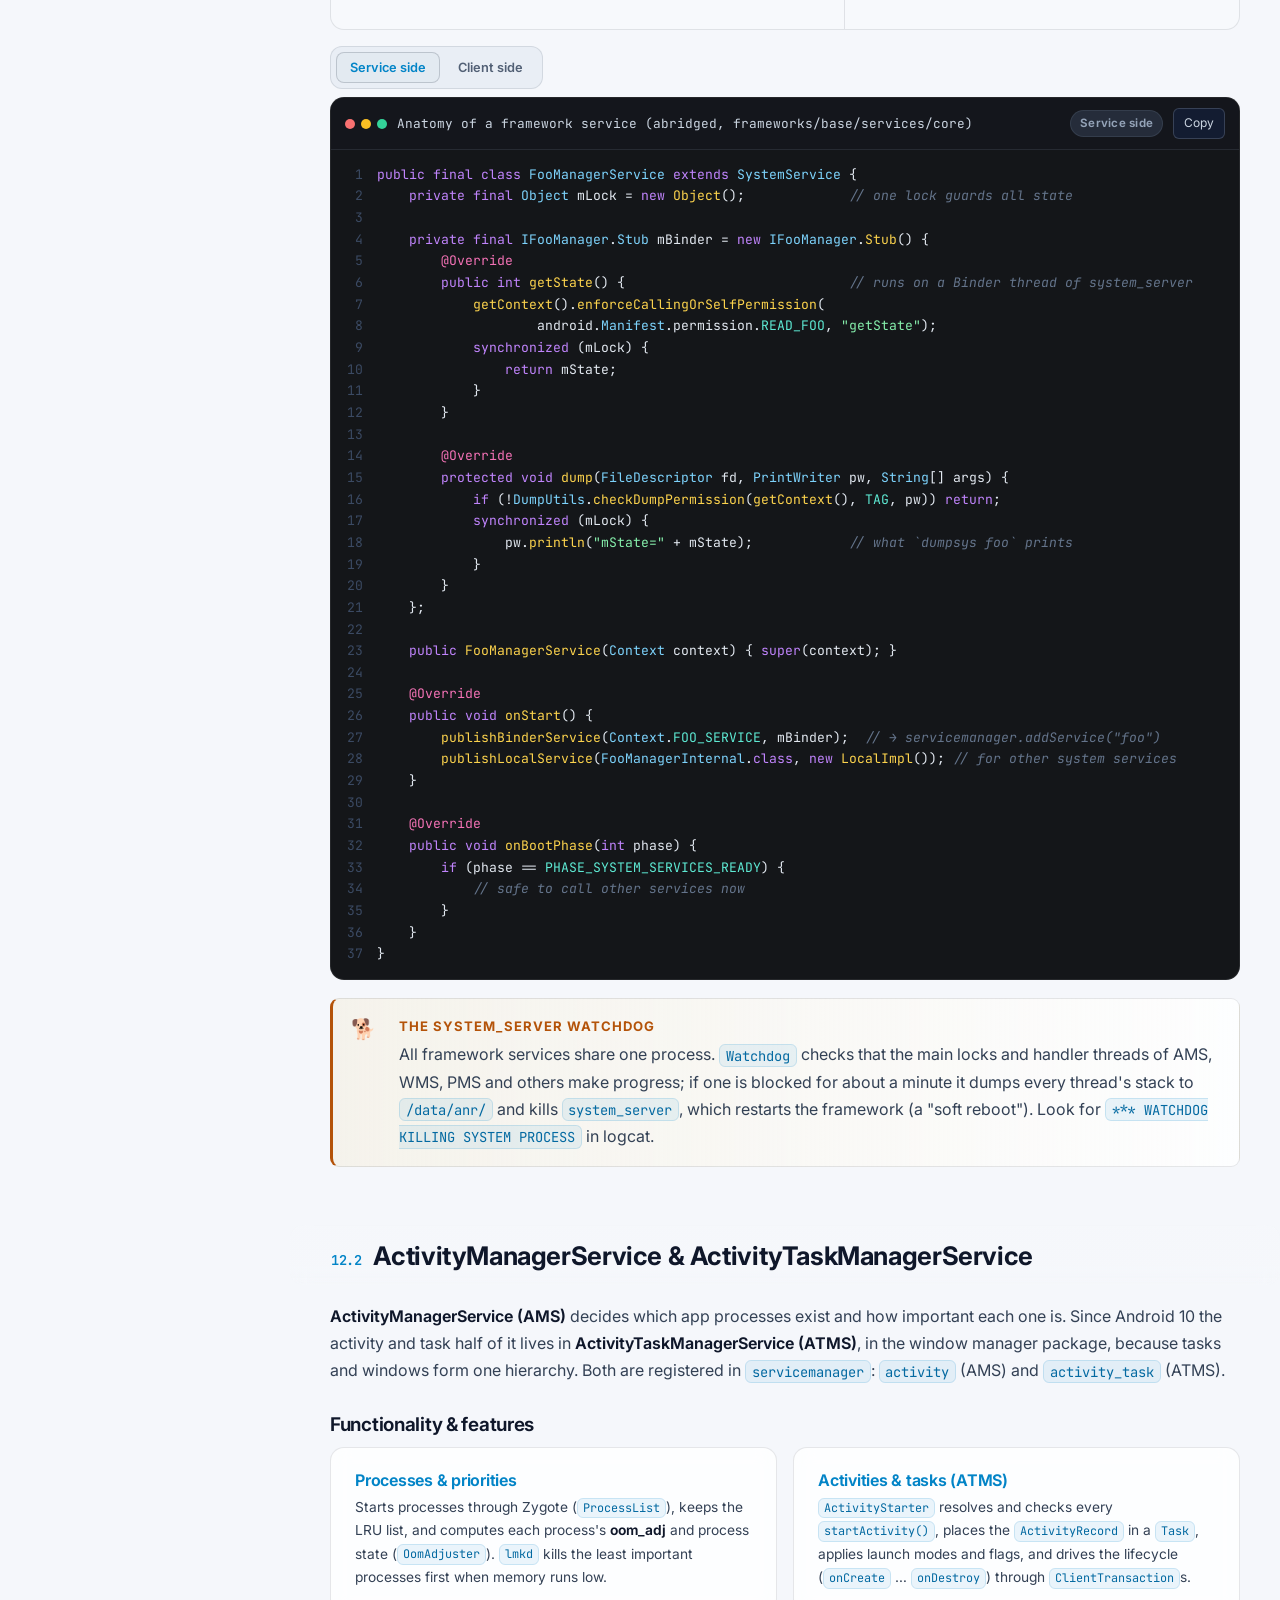
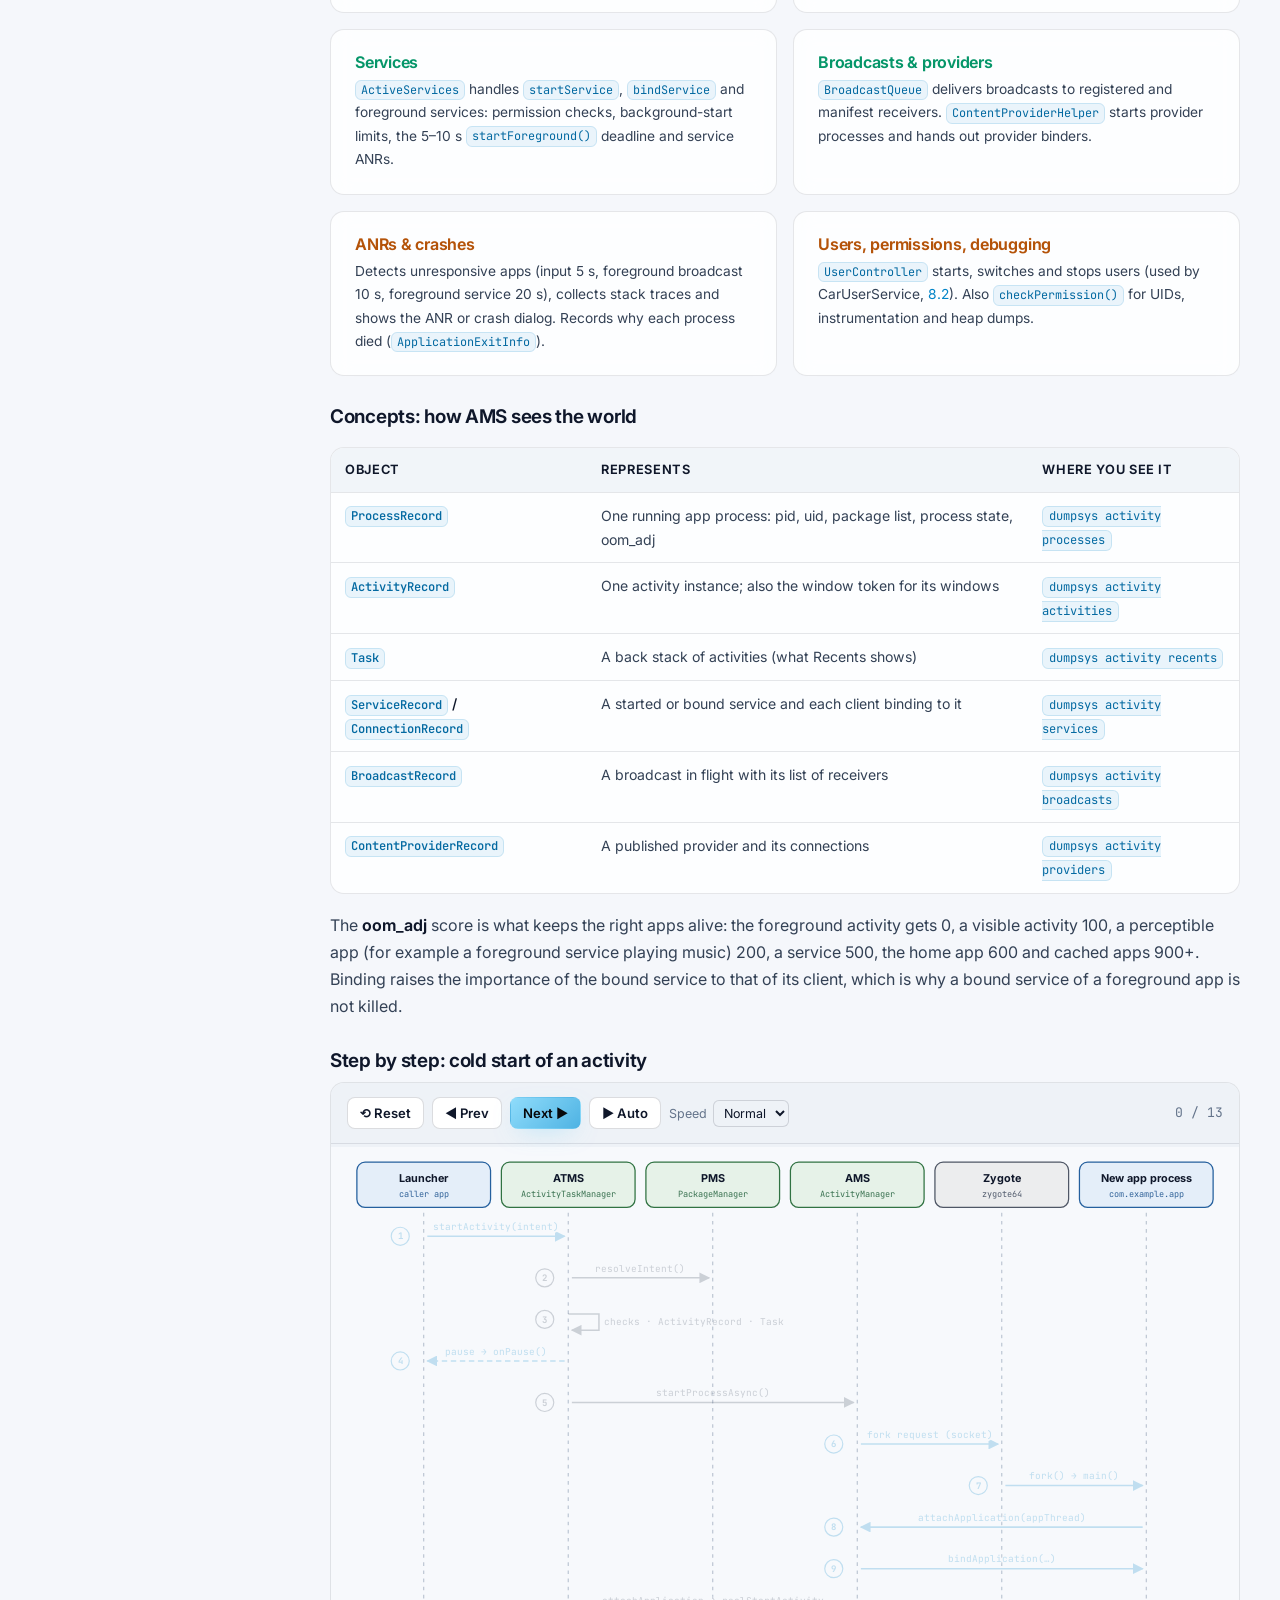
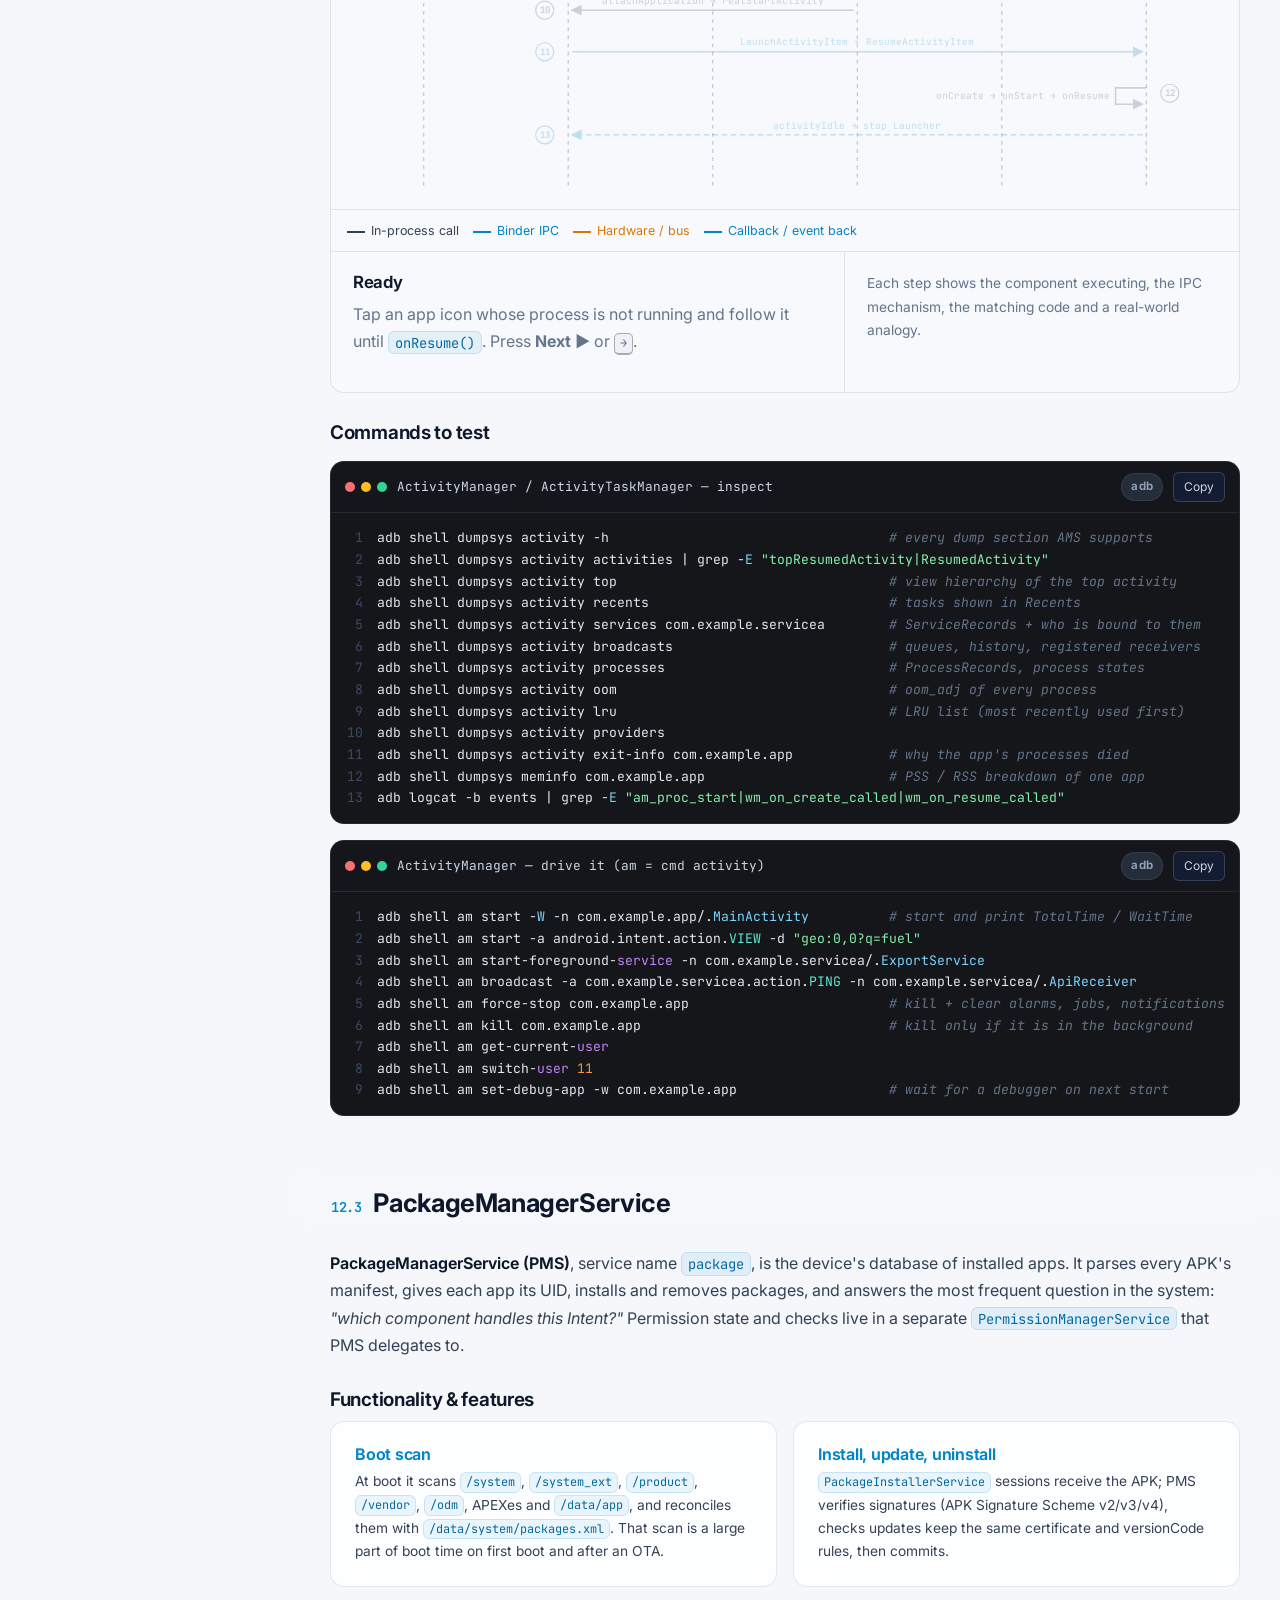
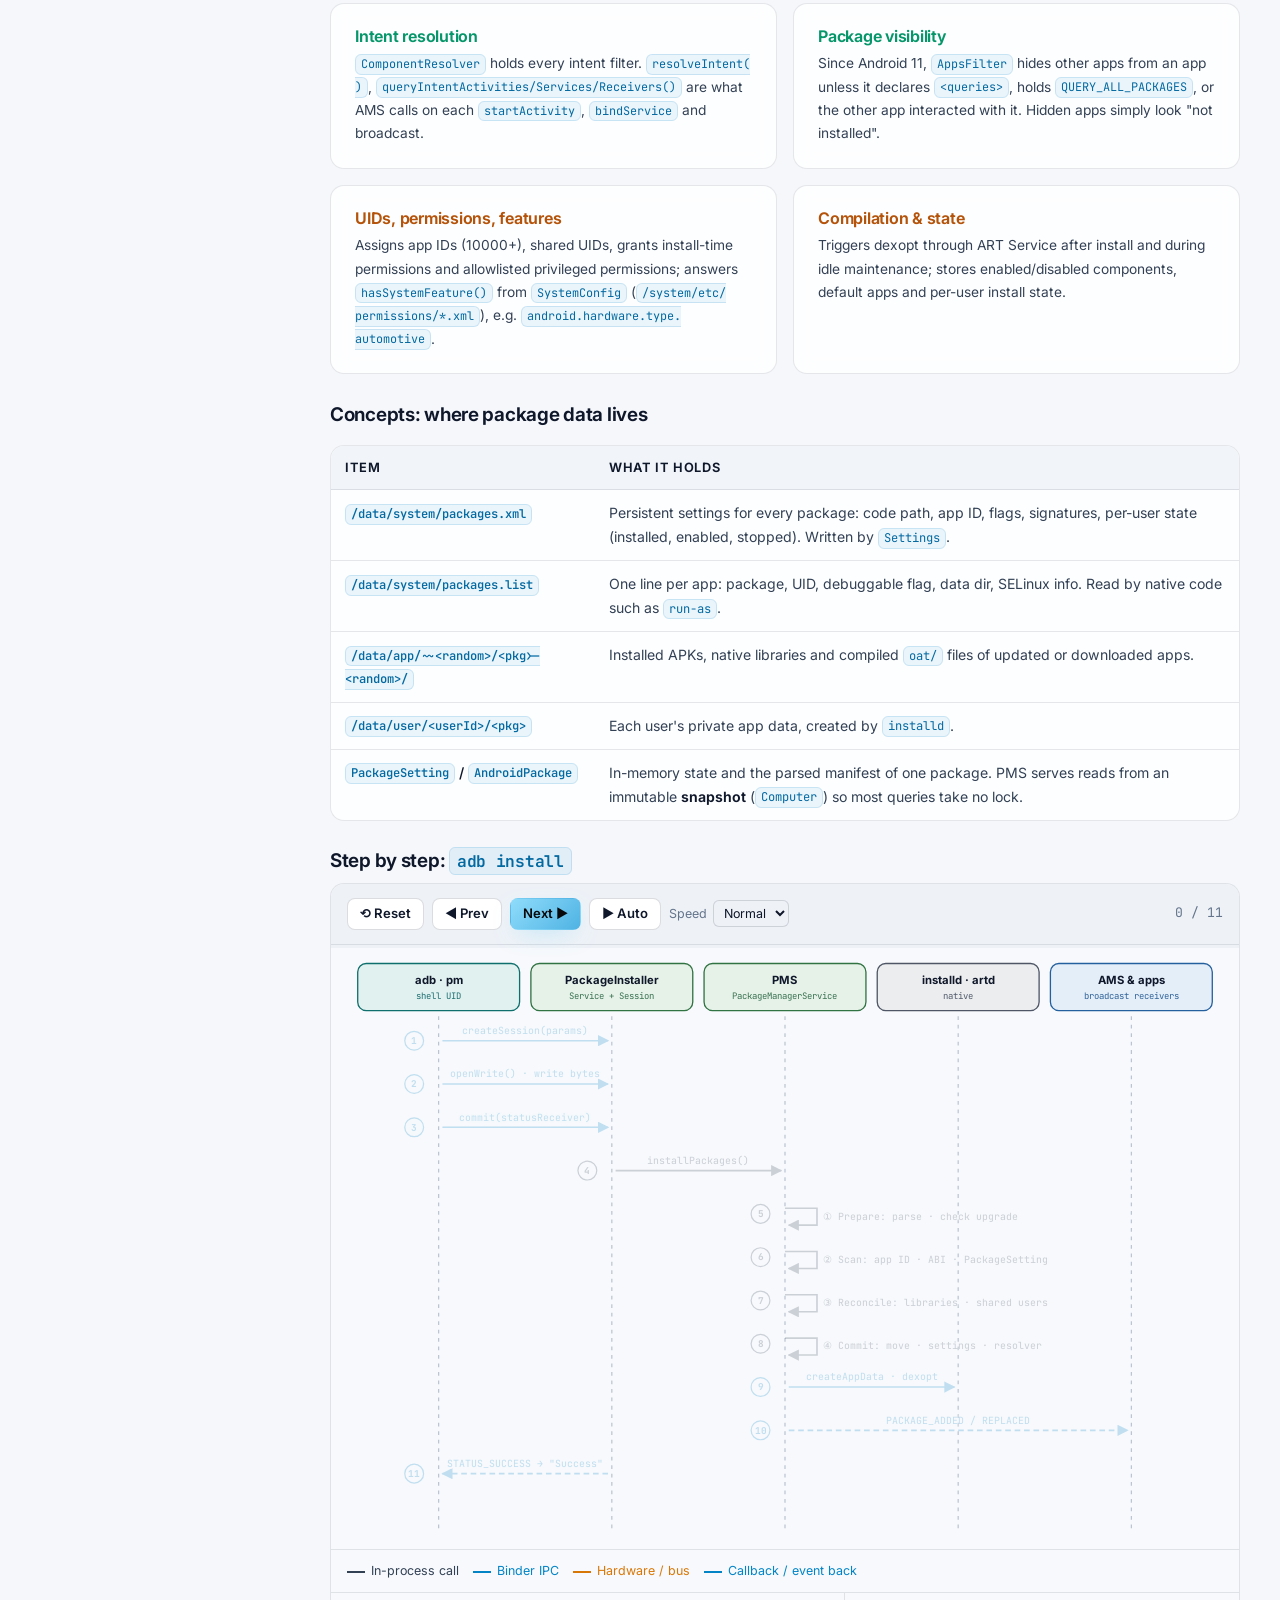
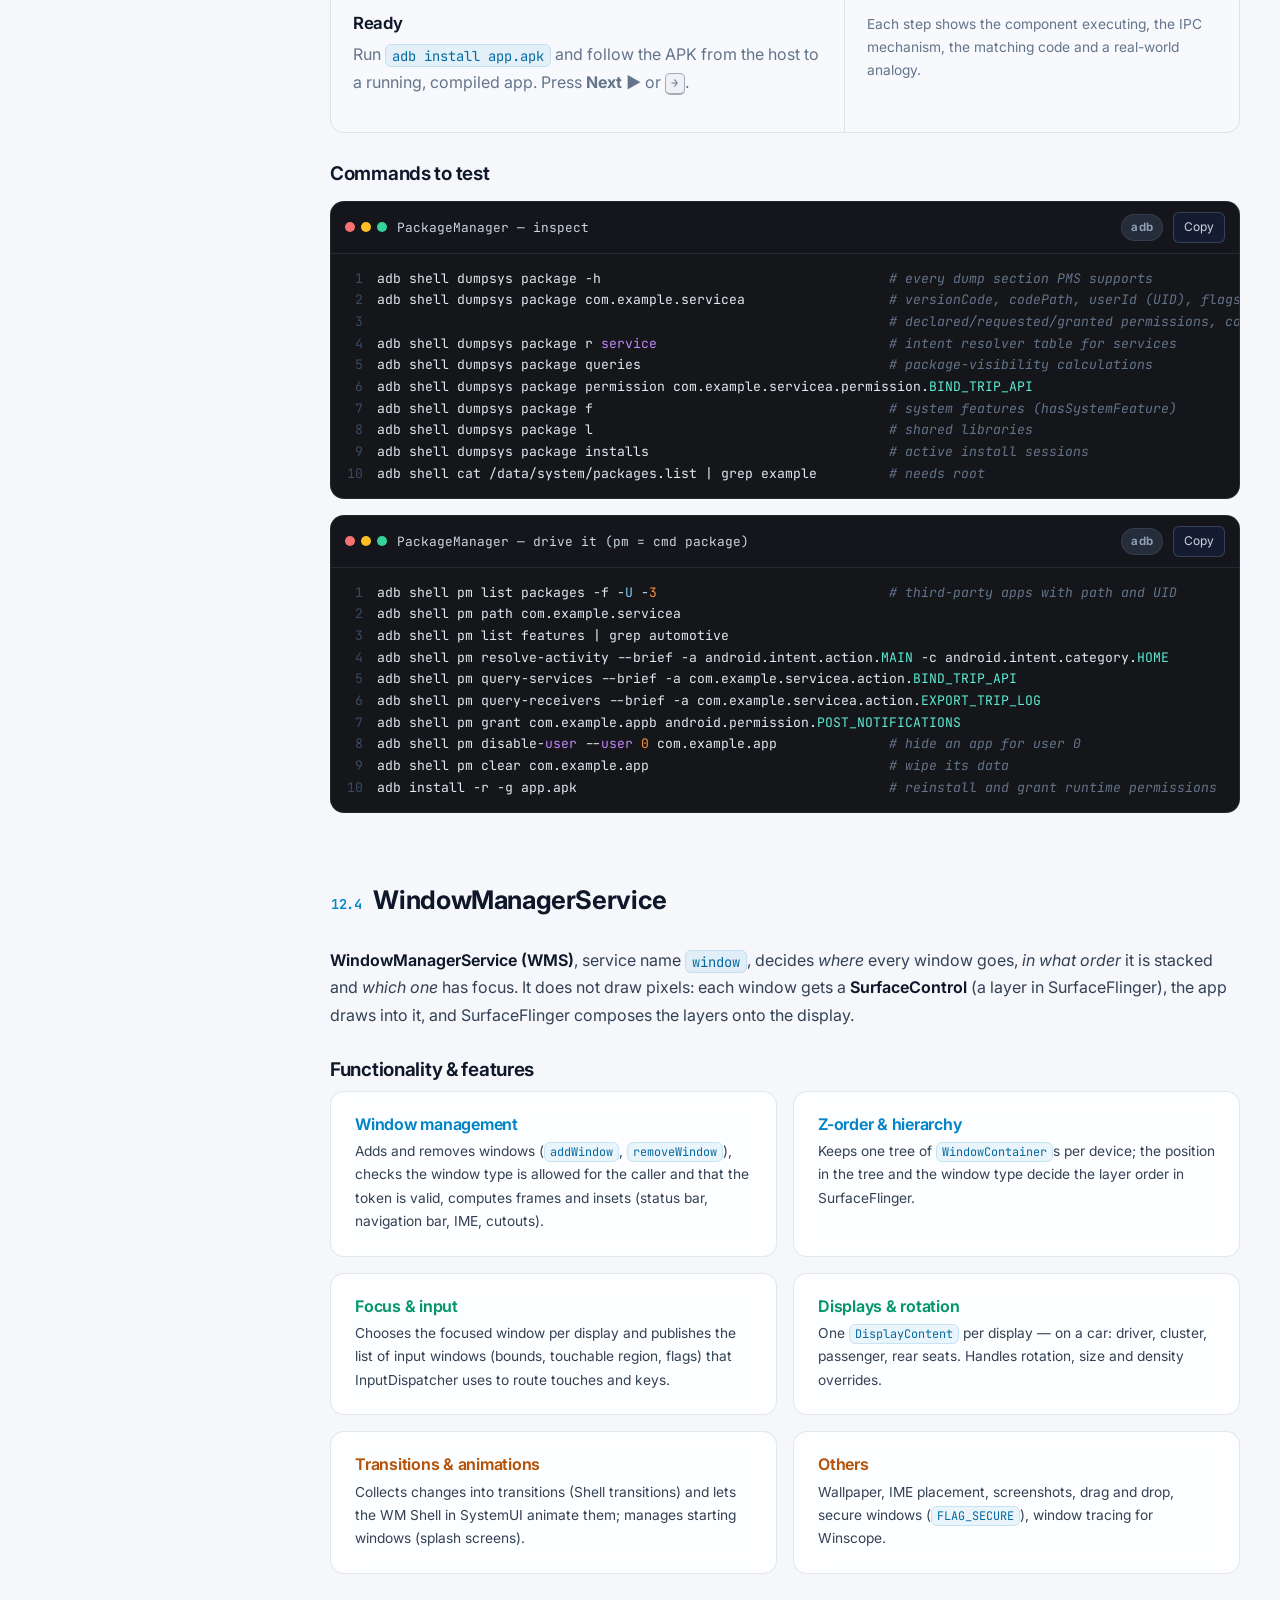
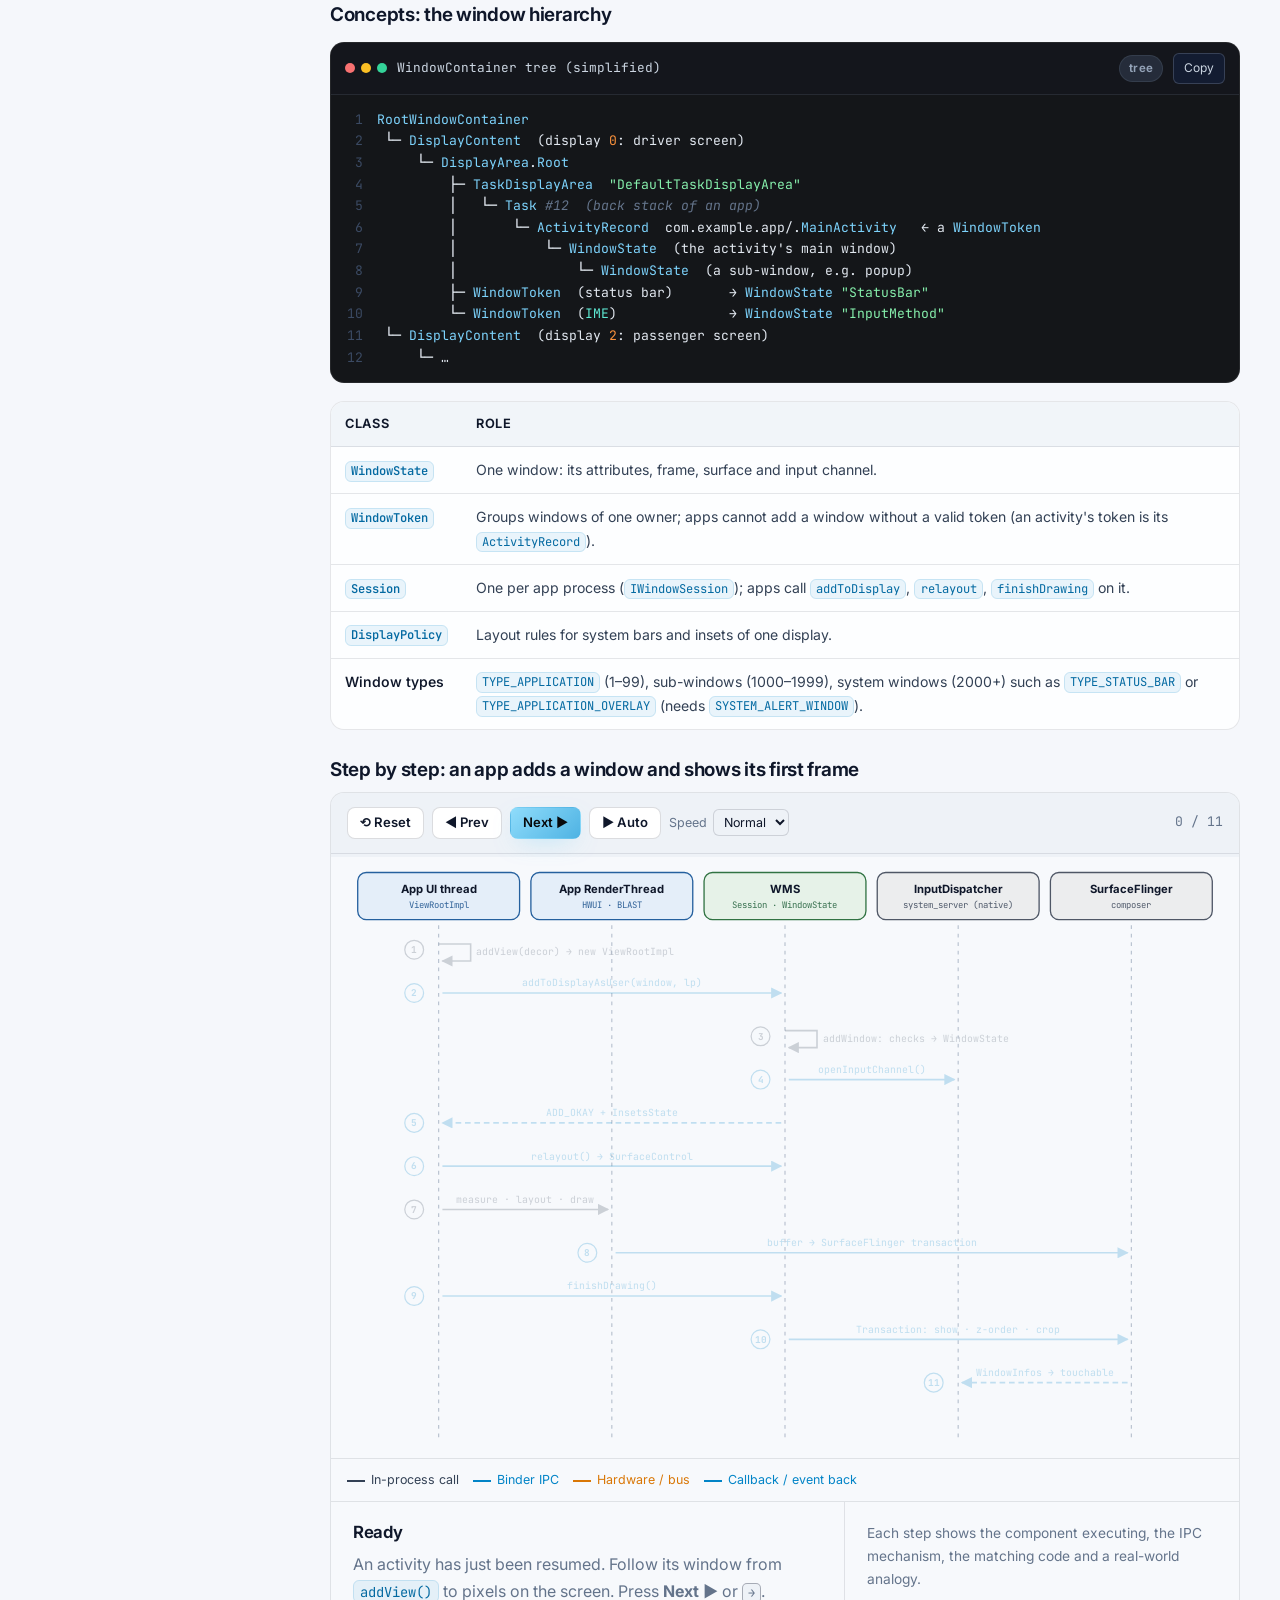
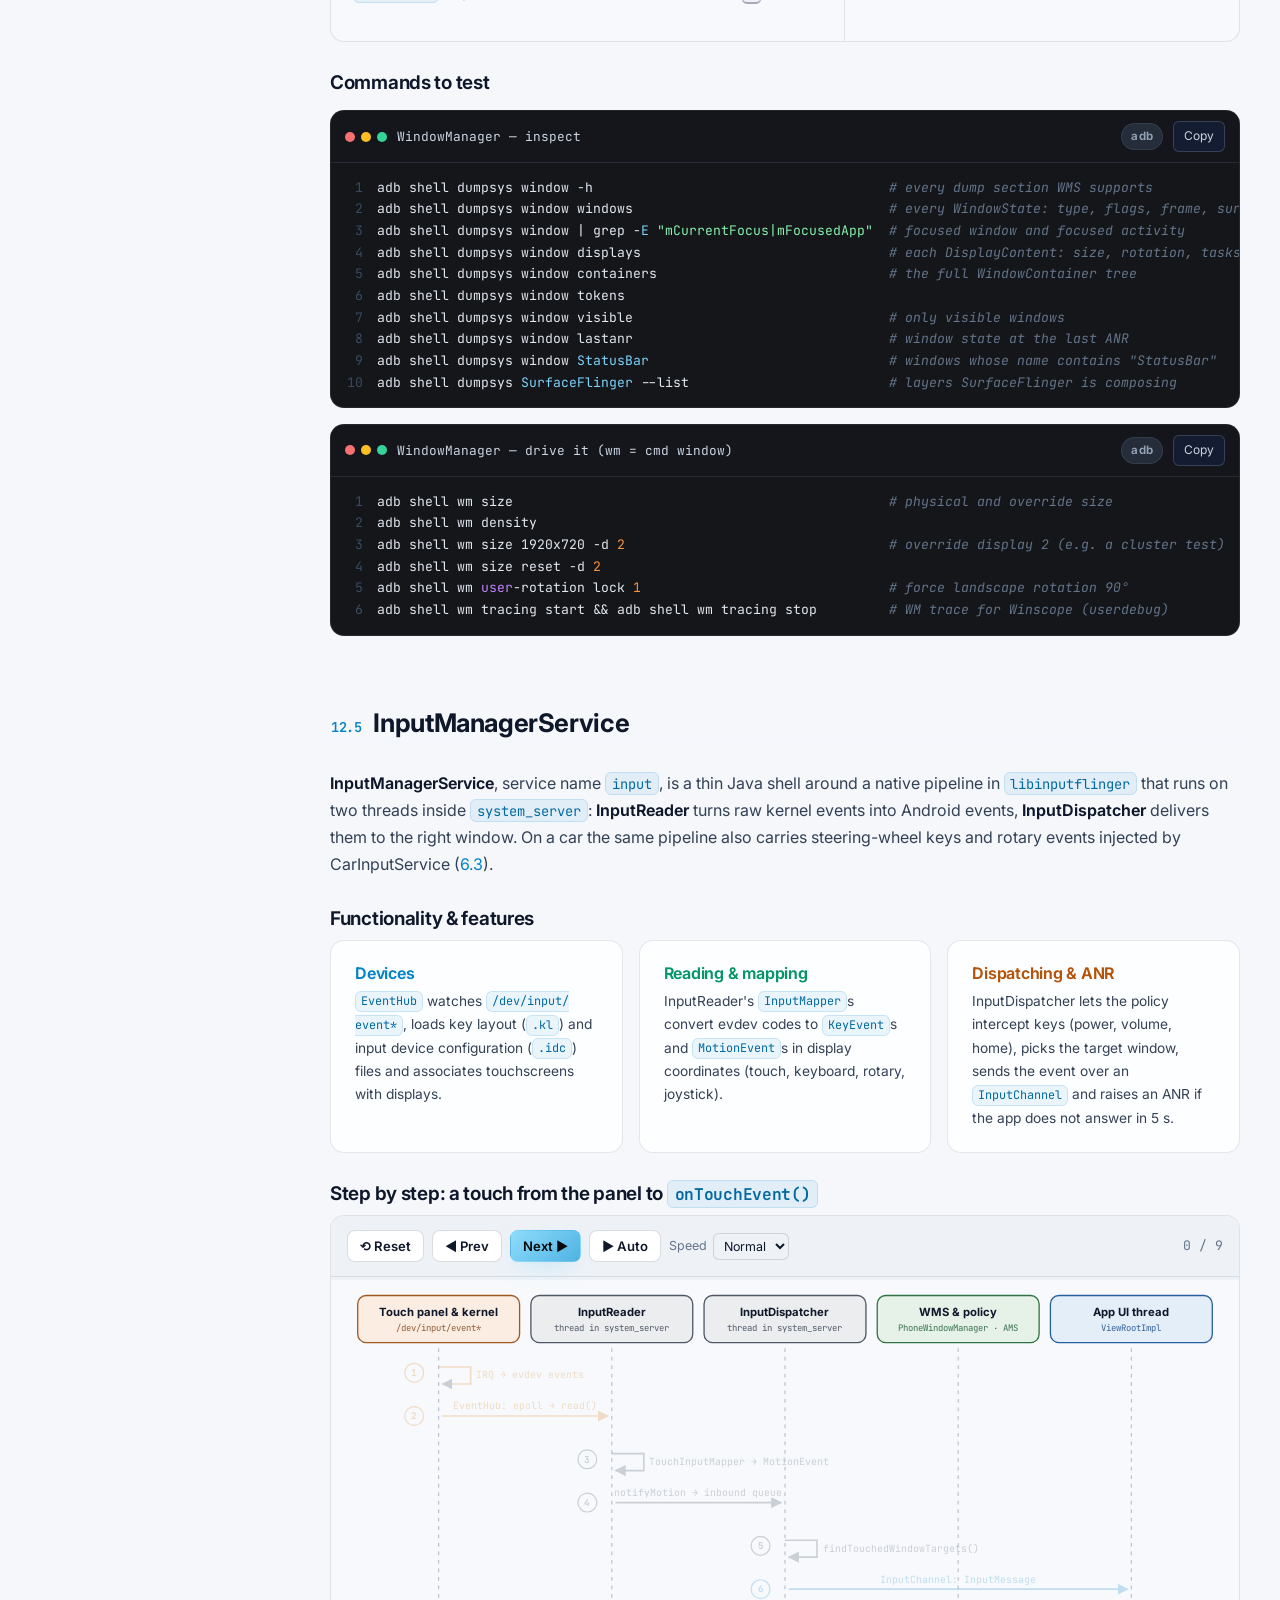
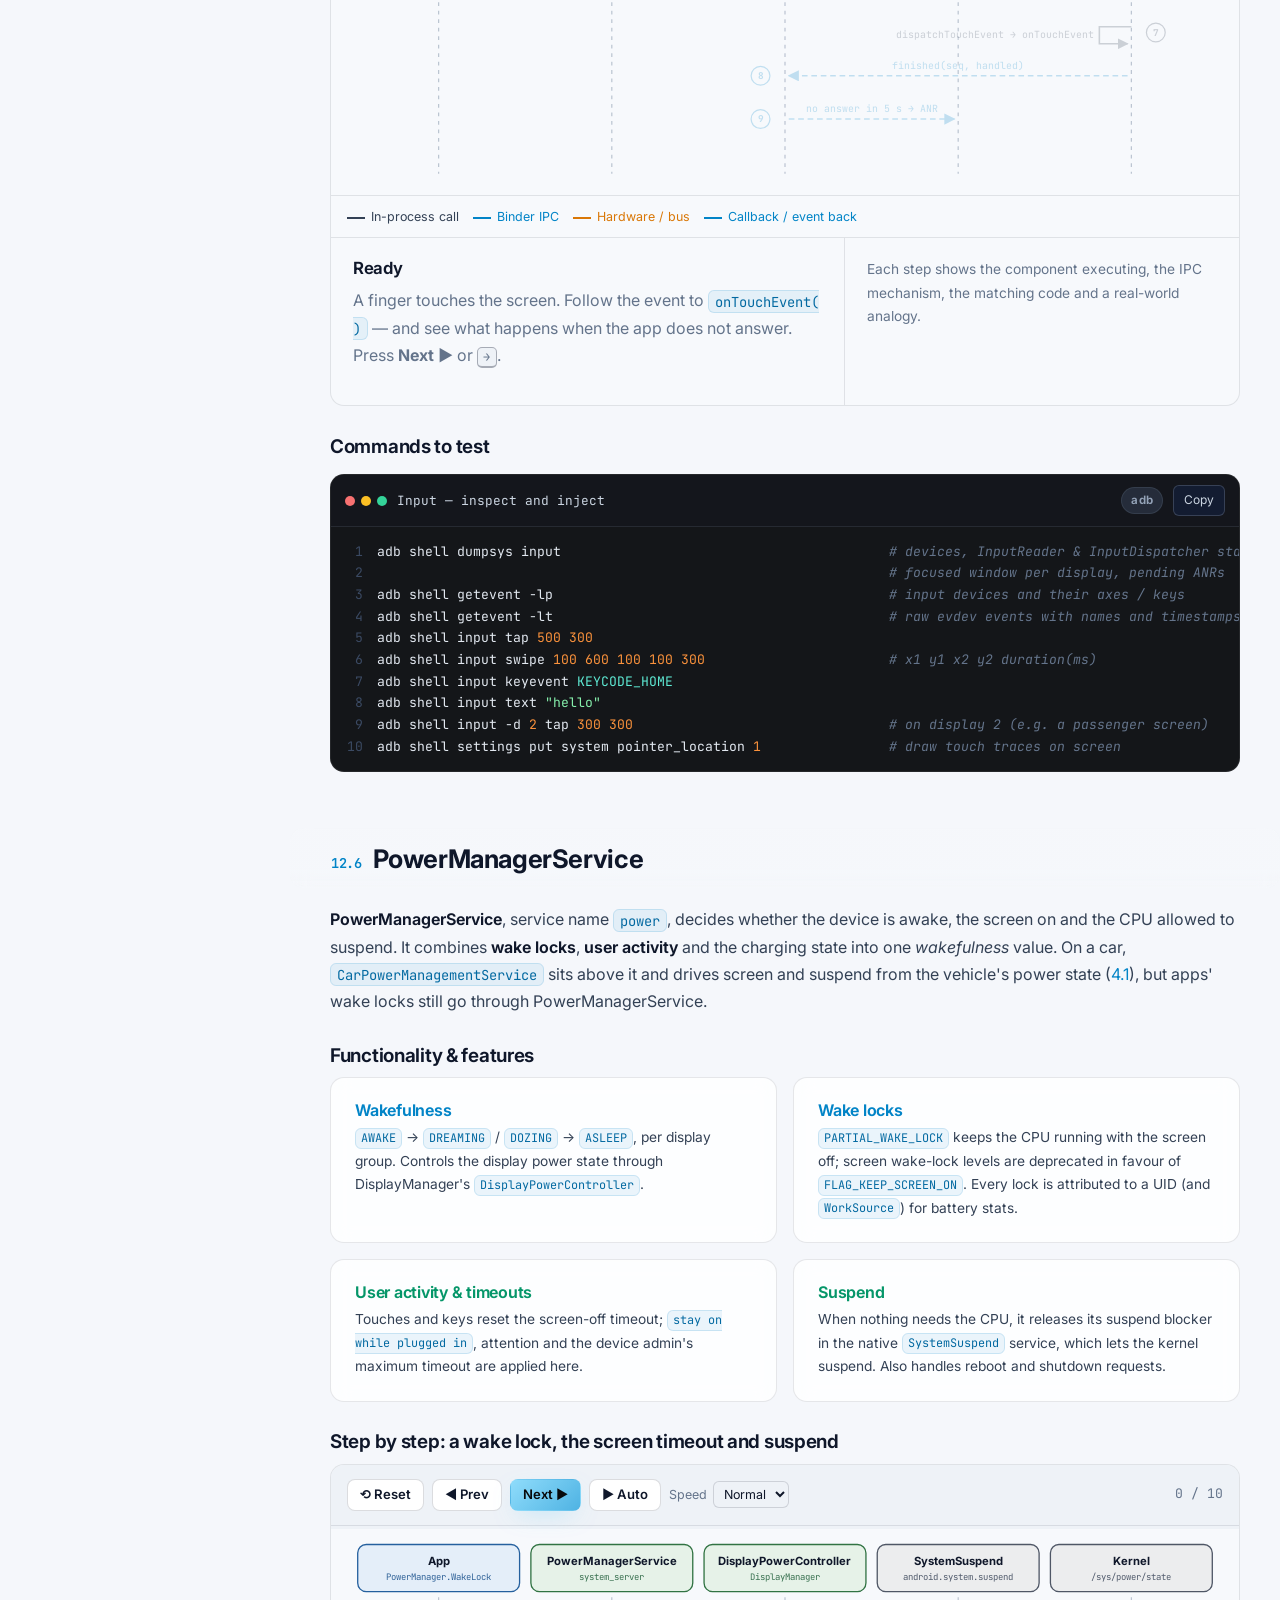
<file: aaos14-academy/services.html>
<!doctype html>
<html lang="en">
<head>
  <meta charset="utf-8">
  <meta name="viewport" content="width=device-width, initial-scale=1">
  <title>Android Framework Services — AAOS 14 Academy</title>
  <meta name="description" content="The core Android framework services inside system_server — ActivityManagerService, PackageManagerService, WindowManagerService, InputManagerService and PowerManagerService: what each one does, how it works step by step, and the dumpsys / cmd commands to inspect it.">
  <link rel="preconnect" href="https://fonts.googleapis.com">
  <link rel="preconnect" href="https://fonts.gstatic.com" crossorigin>
  <link href="https://fonts.googleapis.com/css2?family=Inter:wght@400;500;600;700;800&family=JetBrains+Mono:wght@400;600;700&display=swap" rel="stylesheet">
  <meta name="color-scheme" content="dark light">
  <link rel="stylesheet" href="assets/css/main.css?v=__BUILD__">
  <script>try{var t=localStorage.getItem("aaos-theme");if(t)document.documentElement.setAttribute("data-theme",t)}catch(e){}</script>
</head>
<body data-page="services">
  <div id="site-header"></div>
  <div class="layout">
    <aside class="sidebar" id="sidebar"></aside>
    <main class="content">
      <div class="content-inner">

        <header class="page-hero">
          <nav class="crumbs"><a href="index.html">Home</a><span>/</span><span>Module 12</span></nav>
          <div class="eyebrow">Module 12 · Framework Deep Dive</div>
          <h1>Android Framework Services</h1>
          <p class="lead">CarService sits on top of the same framework every Android device runs. This module opens the big services inside <code>system_server</code> — Activity, Package, Window, Input and Power — and for each one explains what it owns, how a typical request flows through it step by step, and which <code>dumpsys</code> and <code>cmd</code> commands show its state on a real device.</p>
          <div class="page-meta"><span>⏱ 45 min read</span><span>🎯 Intermediate</span><span>📂 <a href="https://cs.android.com/android/platform/superproject/main/+/main:frameworks/base/services/" target="_blank" rel="noopener">frameworks/base/services</a></span></div>
        </header>

        <!-- ======================================================= 12.1 -->
        <section class="doc-section" id="system-server" data-title="system_server & how a framework service works">
          <div class="sec-head"><h2><span class="sec-num">12.1</span>system_server &amp; how a framework service works</h2></div>
          <p>Almost every framework service is a Java object living in <strong>one process</strong>, <code>system_server</code>, forked by Zygote at boot. Each service follows the same recipe: a class that <code>extends SystemService</code> (or is wrapped by one), a <strong>Binder stub</strong> it publishes to <code>servicemanager</code> under a short name (<code>activity</code>, <code>package</code>, <code>window</code>…), and a <strong>manager class</strong> in the app's process that hides the Binder calls. Hover a box to trace its connections.</p>
          <div class="glass"><div class="hd-wrap" id="hd-sysserver"></div></div>

          <div class="grid grid-3 mt">
            <div class="glass card"><h4 class="c-blue">① Apps: managers</h4><p class="small"><code>context.getSystemService(ActivityManager::class.java)</code> returns a manager. <code>SystemServiceRegistry</code> looks the binder up in <code>servicemanager</code> once and wraps it in the AIDL proxy (<code>IActivityManager.Stub.asInterface</code>).</p></div>
            <div class="glass card"><h4 class="c-green">② Services: each other</h4><p class="small">Inside <code>system_server</code> services do not use Binder to talk to each other. They call <code>LocalServices.getService(ActivityManagerInternal.class)</code> — a plain in-process Java interface, no IPC, no permission check.</p></div>
            <div class="glass card"><h4 class="c-amber">③ Engineers: the shell</h4><p class="small"><code>dumpsys &lt;name&gt;</code> calls the service's <code>dump()</code>; <code>cmd &lt;name&gt;</code> calls its <code>onShellCommand()</code>. <code>am</code>, <code>pm</code> and <code>wm</code> are thin wrappers around <code>cmd activity</code>, <code>cmd package</code> and <code>cmd window</code>. See <a href="#dumpsys">12.8</a>.</p></div>
          </div>

          <h3>Startup order and boot phases</h3>
          <p><code>SystemServer.run()</code> starts services in four batches, then walks every started service through numbered <strong>boot phases</strong>. A service may only use another service once the phase guarantees it exists.</p>
          <div class="table-wrap">
            <table class="t">
              <thead><tr><th>Step</th><th>What starts / what it means</th></tr></thead>
              <tbody>
                <tr><td><code>startBootstrapServices()</code></td><td>Services everything else depends on: <code>Installer</code> (talks to <code>installd</code>), ActivityTaskManager, ActivityManager, Power, DisplayManager, PackageManager, UserManager, OverlayManager.</td></tr>
                <tr><td><code>startCoreServices()</code></td><td>Battery, usage stats, WebView updater, Binder call stats, GPU service…</td></tr>
                <tr><td><code>startOtherServices()</code></td><td>The long tail: WindowManager, InputManager, Alarm, Notification, Connectivity, Audio… and on cars <code>CarServiceHelperService</code> (<a href="platform.html#boot">11.3</a>). Ends with <code>ActivityManagerService.systemReady()</code>, which launches the home app.</td></tr>
                <tr><td><code>startApexServices()</code></td><td>Services shipped inside updatable APEX modules (Android 13+).</td></tr>
                <tr><td><code>PHASE_WAIT_FOR_DEFAULT_DISPLAY</code> (100)</td><td>The default display exists.</td></tr>
                <tr><td><code>PHASE_LOCK_SETTINGS_READY</code> (480)</td><td>Lock-settings data can be read.</td></tr>
                <tr><td><code>PHASE_SYSTEM_SERVICES_READY</code> (500)</td><td>Core services (Power, PackageManager…) can be called safely.</td></tr>
                <tr><td><code>PHASE_DEVICE_SPECIFIC_SERVICES_READY</code> (520)</td><td>Services from <code>config_deviceSpecificSystemServices</code> are up (<a href="platform.html#overlay-service">11.8</a>).</td></tr>
                <tr><td><code>PHASE_ACTIVITY_MANAGER_READY</code> (550)</td><td>Broadcasts can be sent.</td></tr>
                <tr><td><code>PHASE_THIRD_PARTY_APPS_CAN_START</code> (600)</td><td>Services may bind to or start app processes.</td></tr>
                <tr><td><code>PHASE_BOOT_COMPLETED</code> (1000)</td><td>Home is up and <code>BOOT_COMPLETED</code> has been sent.</td></tr>
              </tbody>
            </table>
          </div>

          <h3>Step by step: from <code>getSystemService()</code> to the service and back</h3>
          <div id="ss-seq"></div>

          <div class="lang-switch">
          <script type="text/plain" data-code data-lang="java" data-file="Anatomy of a framework service (abridged, frameworks/base/services/core)" data-label="Service side">
public final class FooManagerService extends SystemService {
    private final Object mLock = new Object();             // one lock guards all state

    private final IFooManager.Stub mBinder = new IFooManager.Stub() {
        @Override
        public int getState() {                            // runs on a Binder thread of system_server
            getContext().enforceCallingOrSelfPermission(
                    android.Manifest.permission.READ_FOO, "getState");
            synchronized (mLock) {
                return mState;
            }
        }

        @Override
        protected void dump(FileDescriptor fd, PrintWriter pw, String[] args) {
            if (!DumpUtils.checkDumpPermission(getContext(), TAG, pw)) return;
            synchronized (mLock) {
                pw.println("mState=" + mState);            // what `dumpsys foo` prints
            }
        }
    };

    public FooManagerService(Context context) { super(context); }

    @Override
    public void onStart() {
        publishBinderService(Context.FOO_SERVICE, mBinder);  // → servicemanager.addService("foo")
        publishLocalService(FooManagerInternal.class, new LocalImpl()); // for other system services
    }

    @Override
    public void onBootPhase(int phase) {
        if (phase == PHASE_SYSTEM_SERVICES_READY) {
            // safe to call other services now
        }
    }
}
          </script>
          <script type="text/plain" data-code data-lang="java" data-file="Client side: SystemServiceRegistry + manager (abridged, frameworks/base/core)" data-label="Client side">
// SystemServiceRegistry — static block, runs once per app process
registerService(Context.FOO_SERVICE, FooManager.class,
        new CachedServiceFetcher<FooManager>() {
            @Override
            public FooManager createService(ContextImpl ctx) throws ServiceNotFoundException {
                IBinder b = ServiceManager.getServiceOrThrow(Context.FOO_SERVICE); // Binder to servicemanager
                return new FooManager(ctx, IFooManager.Stub.asInterface(b));       // wrap in the AIDL proxy
            }
        });

// FooManager — the public API apps see
public int getState() {
    try {
        return mService.getState();                        // Binder transaction to system_server
    } catch (RemoteException e) {
        throw e.rethrowFromSystemServer();                 // system_server died: the device is restarting
    }
}
          </script>
          </div>

          <div class="callout warn">
            <div class="ci">🐕</div>
            <div><span class="ct">The system_server watchdog</span>
              <p>All framework services share one process. <code>Watchdog</code> checks that the main locks and handler threads of AMS, WMS, PMS and others make progress; if one is blocked for about a minute it dumps every thread's stack to <code>/data/anr/</code> and kills <code>system_server</code>, which restarts the framework (a "soft reboot"). Look for <code>*** WATCHDOG KILLING SYSTEM PROCESS</code> in logcat.</p>
            </div>
          </div>
        </section>

        <!-- ======================================================= 12.2 -->
        <section class="doc-section" id="ams" data-title="ActivityManagerService (AMS & ATMS)">
          <div class="sec-head"><h2><span class="sec-num">12.2</span>ActivityManagerService &amp; ActivityTaskManagerService</h2></div>
          <p><strong>ActivityManagerService (AMS)</strong> decides which app processes exist and how important each one is. Since Android 10 the activity and task half of it lives in <strong>ActivityTaskManagerService (ATMS)</strong>, in the window manager package, because tasks and windows form one hierarchy. Both are registered in <code>servicemanager</code>: <code>activity</code> (AMS) and <code>activity_task</code> (ATMS).</p>

          <h3>Functionality &amp; features</h3>
          <div class="grid grid-2">
            <div class="glass card"><h4 class="c-blue">Processes &amp; priorities</h4><p class="small">Starts processes through Zygote (<code>ProcessList</code>), keeps the LRU list, and computes each process's <strong>oom_adj</strong> and process state (<code>OomAdjuster</code>). <code>lmkd</code> kills the least important processes first when memory runs low.</p></div>
            <div class="glass card"><h4 class="c-blue">Activities &amp; tasks (ATMS)</h4><p class="small"><code>ActivityStarter</code> resolves and checks every <code>startActivity()</code>, places the <code>ActivityRecord</code> in a <code>Task</code>, applies launch modes and flags, and drives the lifecycle (<code>onCreate</code> … <code>onDestroy</code>) through <code>ClientTransaction</code>s.</p></div>
            <div class="glass card"><h4 class="c-green">Services</h4><p class="small"><code>ActiveServices</code> handles <code>startService</code>, <code>bindService</code> and foreground services: permission checks, background-start limits, the 5–10 s <code>startForeground()</code> deadline and service ANRs.</p></div>
            <div class="glass card"><h4 class="c-green">Broadcasts &amp; providers</h4><p class="small"><code>BroadcastQueue</code> delivers broadcasts to registered and manifest receivers. <code>ContentProviderHelper</code> starts provider processes and hands out provider binders.</p></div>
            <div class="glass card"><h4 class="c-amber">ANRs &amp; crashes</h4><p class="small">Detects unresponsive apps (input 5 s, foreground broadcast 10 s, foreground service 20 s), collects stack traces and shows the ANR or crash dialog. Records why each process died (<code>ApplicationExitInfo</code>).</p></div>
            <div class="glass card"><h4 class="c-amber">Users, permissions, debugging</h4><p class="small"><code>UserController</code> starts, switches and stops users (used by CarUserService, <a href="users.html#architecture">8.2</a>). Also <code>checkPermission()</code> for UIDs, instrumentation and heap dumps.</p></div>
          </div>

          <h3>Concepts: how AMS sees the world</h3>
          <div class="table-wrap">
            <table class="t">
              <thead><tr><th>Object</th><th>Represents</th><th>Where you see it</th></tr></thead>
              <tbody>
                <tr><td><code>ProcessRecord</code></td><td>One running app process: pid, uid, package list, process state, oom_adj</td><td><code>dumpsys activity processes</code></td></tr>
                <tr><td><code>ActivityRecord</code></td><td>One activity instance; also the window token for its windows</td><td><code>dumpsys activity activities</code></td></tr>
                <tr><td><code>Task</code></td><td>A back stack of activities (what Recents shows)</td><td><code>dumpsys activity recents</code></td></tr>
                <tr><td><code>ServiceRecord</code> / <code>ConnectionRecord</code></td><td>A started or bound service and each client binding to it</td><td><code>dumpsys activity services</code></td></tr>
                <tr><td><code>BroadcastRecord</code></td><td>A broadcast in flight with its list of receivers</td><td><code>dumpsys activity broadcasts</code></td></tr>
                <tr><td><code>ContentProviderRecord</code></td><td>A published provider and its connections</td><td><code>dumpsys activity providers</code></td></tr>
              </tbody>
            </table>
          </div>
          <p>The <strong>oom_adj</strong> score is what keeps the right apps alive: the foreground activity gets 0, a visible activity 100, a perceptible app (for example a foreground service playing music) 200, a service 500, the home app 600 and cached apps 900+. Binding raises the importance of the bound service to that of its client, which is why a bound service of a foreground app is not killed.</p>

          <h3>Step by step: cold start of an activity</h3>
          <div id="ams-seq"></div>

          <h3>Commands to test</h3>
          <script type="text/plain" data-code data-lang="conf" data-file="ActivityManager / ActivityTaskManager — inspect" data-label="adb">
adb shell dumpsys activity -h                                   # every dump section AMS supports
adb shell dumpsys activity activities | grep -E "topResumedActivity|ResumedActivity"
adb shell dumpsys activity top                                  # view hierarchy of the top activity
adb shell dumpsys activity recents                              # tasks shown in Recents
adb shell dumpsys activity services com.example.servicea        # ServiceRecords + who is bound to them
adb shell dumpsys activity broadcasts                           # queues, history, registered receivers
adb shell dumpsys activity processes                            # ProcessRecords, process states
adb shell dumpsys activity oom                                  # oom_adj of every process
adb shell dumpsys activity lru                                  # LRU list (most recently used first)
adb shell dumpsys activity providers
adb shell dumpsys activity exit-info com.example.app            # why the app's processes died
adb shell dumpsys meminfo com.example.app                       # PSS / RSS breakdown of one app
adb logcat -b events | grep -E "am_proc_start|wm_on_create_called|wm_on_resume_called"
          </script>
          <script type="text/plain" data-code data-lang="conf" data-file="ActivityManager — drive it (am = cmd activity)" data-label="adb">
adb shell am start -W -n com.example.app/.MainActivity          # start and print TotalTime / WaitTime
adb shell am start -a android.intent.action.VIEW -d "geo:0,0?q=fuel"
adb shell am start-foreground-service -n com.example.servicea/.ExportService
adb shell am broadcast -a com.example.servicea.action.PING -n com.example.servicea/.ApiReceiver
adb shell am force-stop com.example.app                         # kill + clear alarms, jobs, notifications
adb shell am kill com.example.app                               # kill only if it is in the background
adb shell am get-current-user
adb shell am switch-user 11
adb shell am set-debug-app -w com.example.app                   # wait for a debugger on next start
          </script>
        </section>

        <!-- ======================================================= 12.3 -->
        <section class="doc-section" id="pms" data-title="PackageManagerService (PMS)">
          <div class="sec-head"><h2><span class="sec-num">12.3</span>PackageManagerService</h2></div>
          <p><strong>PackageManagerService (PMS)</strong>, service name <code>package</code>, is the device's database of installed apps. It parses every APK's manifest, gives each app its UID, installs and removes packages, and answers the most frequent question in the system: <em>"which component handles this Intent?"</em> Permission state and checks live in a separate <code>PermissionManagerService</code> that PMS delegates to.</p>

          <h3>Functionality &amp; features</h3>
          <div class="grid grid-2">
            <div class="glass card"><h4 class="c-blue">Boot scan</h4><p class="small">At boot it scans <code>/system</code>, <code>/system_ext</code>, <code>/product</code>, <code>/vendor</code>, <code>/odm</code>, APEXes and <code>/data/app</code>, and reconciles them with <code>/data/system/packages.xml</code>. That scan is a large part of boot time on first boot and after an OTA.</p></div>
            <div class="glass card"><h4 class="c-blue">Install, update, uninstall</h4><p class="small"><code>PackageInstallerService</code> sessions receive the APK; PMS verifies signatures (APK Signature Scheme v2/v3/v4), checks updates keep the same certificate and versionCode rules, then commits.</p></div>
            <div class="glass card"><h4 class="c-green">Intent resolution</h4><p class="small"><code>ComponentResolver</code> holds every intent filter. <code>resolveIntent()</code>, <code>queryIntentActivities/Services/Receivers()</code> are what AMS calls on each <code>startActivity</code>, <code>bindService</code> and broadcast.</p></div>
            <div class="glass card"><h4 class="c-green">Package visibility</h4><p class="small">Since Android 11, <code>AppsFilter</code> hides other apps from an app unless it declares <code>&lt;queries&gt;</code>, holds <code>QUERY_ALL_PACKAGES</code>, or the other app interacted with it. Hidden apps simply look "not installed".</p></div>
            <div class="glass card"><h4 class="c-amber">UIDs, permissions, features</h4><p class="small">Assigns app IDs (10000+), shared UIDs, grants install-time permissions and allowlisted privileged permissions; answers <code>hasSystemFeature()</code> from <code>SystemConfig</code> (<code>/system/etc/permissions/*.xml</code>), e.g. <code>android.hardware.type.automotive</code>.</p></div>
            <div class="glass card"><h4 class="c-amber">Compilation &amp; state</h4><p class="small">Triggers dexopt through ART Service after install and during idle maintenance; stores enabled/disabled components, default apps and per-user install state.</p></div>
          </div>

          <h3>Concepts: where package data lives</h3>
          <div class="table-wrap">
            <table class="t">
              <thead><tr><th>Item</th><th>What it holds</th></tr></thead>
              <tbody>
                <tr><td><code>/data/system/packages.xml</code></td><td>Persistent settings for every package: code path, app ID, flags, signatures, per-user state (installed, enabled, stopped). Written by <code>Settings</code>.</td></tr>
                <tr><td><code>/data/system/packages.list</code></td><td>One line per app: package, UID, debuggable flag, data dir, SELinux info. Read by native code such as <code>run-as</code>.</td></tr>
                <tr><td><code>/data/app/~~&lt;random&gt;/&lt;pkg&gt;-&lt;random&gt;/</code></td><td>Installed APKs, native libraries and compiled <code>oat/</code> files of updated or downloaded apps.</td></tr>
                <tr><td><code>/data/user/&lt;userId&gt;/&lt;pkg&gt;</code></td><td>Each user's private app data, created by <code>installd</code>.</td></tr>
                <tr><td><code>PackageSetting</code> / <code>AndroidPackage</code></td><td>In-memory state and the parsed manifest of one package. PMS serves reads from an immutable <strong>snapshot</strong> (<code>Computer</code>) so most queries take no lock.</td></tr>
              </tbody>
            </table>
          </div>

          <h3>Step by step: <code>adb install</code></h3>
          <div id="pms-seq"></div>

          <h3>Commands to test</h3>
          <script type="text/plain" data-code data-lang="conf" data-file="PackageManager — inspect" data-label="adb">
adb shell dumpsys package -h                                    # every dump section PMS supports
adb shell dumpsys package com.example.servicea                  # versionCode, codePath, userId (UID), flags,
                                                                # declared/requested/granted permissions, components
adb shell dumpsys package r service                             # intent resolver table for services
adb shell dumpsys package queries                               # package-visibility calculations
adb shell dumpsys package permission com.example.servicea.permission.BIND_TRIP_API
adb shell dumpsys package f                                     # system features (hasSystemFeature)
adb shell dumpsys package l                                     # shared libraries
adb shell dumpsys package installs                              # active install sessions
adb shell cat /data/system/packages.list | grep example         # needs root
          </script>
          <script type="text/plain" data-code data-lang="conf" data-file="PackageManager — drive it (pm = cmd package)" data-label="adb">
adb shell pm list packages -f -U -3                             # third-party apps with path and UID
adb shell pm path com.example.servicea
adb shell pm list features | grep automotive
adb shell pm resolve-activity --brief -a android.intent.action.MAIN -c android.intent.category.HOME
adb shell pm query-services --brief -a com.example.servicea.action.BIND_TRIP_API
adb shell pm query-receivers --brief -a com.example.servicea.action.EXPORT_TRIP_LOG
adb shell pm grant com.example.appb android.permission.POST_NOTIFICATIONS
adb shell pm disable-user --user 0 com.example.app              # hide an app for user 0
adb shell pm clear com.example.app                              # wipe its data
adb install -r -g app.apk                                       # reinstall and grant runtime permissions
          </script>
        </section>

        <!-- ======================================================= 12.4 -->
        <section class="doc-section" id="wms" data-title="WindowManagerService (WMS)">
          <div class="sec-head"><h2><span class="sec-num">12.4</span>WindowManagerService</h2></div>
          <p><strong>WindowManagerService (WMS)</strong>, service name <code>window</code>, decides <em>where</em> every window goes, <em>in what order</em> it is stacked and <em>which one</em> has focus. It does not draw pixels: each window gets a <strong>SurfaceControl</strong> (a layer in SurfaceFlinger), the app draws into it, and SurfaceFlinger composes the layers onto the display.</p>

          <h3>Functionality &amp; features</h3>
          <div class="grid grid-2">
            <div class="glass card"><h4 class="c-blue">Window management</h4><p class="small">Adds and removes windows (<code>addWindow</code>, <code>removeWindow</code>), checks the window type is allowed for the caller and that the token is valid, computes frames and insets (status bar, navigation bar, IME, cutouts).</p></div>
            <div class="glass card"><h4 class="c-blue">Z-order &amp; hierarchy</h4><p class="small">Keeps one tree of <code>WindowContainer</code>s per device; the position in the tree and the window type decide the layer order in SurfaceFlinger.</p></div>
            <div class="glass card"><h4 class="c-green">Focus &amp; input</h4><p class="small">Chooses the focused window per display and publishes the list of input windows (bounds, touchable region, flags) that InputDispatcher uses to route touches and keys.</p></div>
            <div class="glass card"><h4 class="c-green">Displays &amp; rotation</h4><p class="small">One <code>DisplayContent</code> per display — on a car: driver, cluster, passenger, rear seats. Handles rotation, size and density overrides.</p></div>
            <div class="glass card"><h4 class="c-amber">Transitions &amp; animations</h4><p class="small">Collects changes into transitions (Shell transitions) and lets the WM Shell in SystemUI animate them; manages starting windows (splash screens).</p></div>
            <div class="glass card"><h4 class="c-amber">Others</h4><p class="small">Wallpaper, IME placement, screenshots, drag and drop, secure windows (<code>FLAG_SECURE</code>), window tracing for Winscope.</p></div>
          </div>

          <h3>Concepts: the window hierarchy</h3>
          <script type="text/plain" data-code data-lang="conf" data-file="WindowContainer tree (simplified)" data-label="tree">
RootWindowContainer
 └─ DisplayContent  (display 0: driver screen)
     └─ DisplayArea.Root
         ├─ TaskDisplayArea  "DefaultTaskDisplayArea"
         │   └─ Task #12  (back stack of an app)
         │       └─ ActivityRecord  com.example.app/.MainActivity   ← a WindowToken
         │           └─ WindowState  (the activity's main window)
         │               └─ WindowState  (a sub-window, e.g. popup)
         ├─ WindowToken  (status bar)       → WindowState "StatusBar"
         └─ WindowToken  (IME)              → WindowState "InputMethod"
 └─ DisplayContent  (display 2: passenger screen)
     └─ …
          </script>
            <div class="table-wrap mt">
              <table class="t">
                <thead><tr><th>Class</th><th>Role</th></tr></thead>
                <tbody>
                  <tr><td><code>WindowState</code></td><td>One window: its attributes, frame, surface and input channel.</td></tr>
                  <tr><td><code>WindowToken</code></td><td>Groups windows of one owner; apps cannot add a window without a valid token (an activity's token is its <code>ActivityRecord</code>).</td></tr>
                  <tr><td><code>Session</code></td><td>One per app process (<code>IWindowSession</code>); apps call <code>addToDisplay</code>, <code>relayout</code>, <code>finishDrawing</code> on it.</td></tr>
                  <tr><td><code>DisplayPolicy</code></td><td>Layout rules for system bars and insets of one display.</td></tr>
                  <tr><td>Window types</td><td><code>TYPE_APPLICATION</code> (1–99), sub-windows (1000–1999), system windows (2000+) such as <code>TYPE_STATUS_BAR</code> or <code>TYPE_APPLICATION_OVERLAY</code> (needs <code>SYSTEM_ALERT_WINDOW</code>).</td></tr>
                </tbody>
              </table>
            </div>

          <h3>Step by step: an app adds a window and shows its first frame</h3>
          <div id="wms-seq"></div>

          <h3>Commands to test</h3>
          <script type="text/plain" data-code data-lang="conf" data-file="WindowManager — inspect" data-label="adb">
adb shell dumpsys window -h                                     # every dump section WMS supports
adb shell dumpsys window windows                                # every WindowState: type, flags, frame, surface
adb shell dumpsys window | grep -E "mCurrentFocus|mFocusedApp"  # focused window and focused activity
adb shell dumpsys window displays                               # each DisplayContent: size, rotation, tasks
adb shell dumpsys window containers                             # the full WindowContainer tree
adb shell dumpsys window tokens
adb shell dumpsys window visible                                # only visible windows
adb shell dumpsys window lastanr                                # window state at the last ANR
adb shell dumpsys window StatusBar                              # windows whose name contains "StatusBar"
adb shell dumpsys SurfaceFlinger --list                         # layers SurfaceFlinger is composing
          </script>
          <script type="text/plain" data-code data-lang="conf" data-file="WindowManager — drive it (wm = cmd window)" data-label="adb">
adb shell wm size                                               # physical and override size
adb shell wm density
adb shell wm size 1920x720 -d 2                                 # override display 2 (e.g. a cluster test)
adb shell wm size reset -d 2
adb shell wm user-rotation lock 1                               # force landscape rotation 90°
adb shell wm tracing start && adb shell wm tracing stop         # WM trace for Winscope (userdebug)
          </script>
        </section>

        <!-- ======================================================= 12.5 -->
        <section class="doc-section" id="input" data-title="InputManagerService">
          <div class="sec-head"><h2><span class="sec-num">12.5</span>InputManagerService</h2></div>
          <p><strong>InputManagerService</strong>, service name <code>input</code>, is a thin Java shell around a native pipeline in <code>libinputflinger</code> that runs on two threads inside <code>system_server</code>: <strong>InputReader</strong> turns raw kernel events into Android events, <strong>InputDispatcher</strong> delivers them to the right window. On a car the same pipeline also carries steering-wheel keys and rotary events injected by CarInputService (<a href="displays.html#input-routing">6.3</a>).</p>

          <h3>Functionality &amp; features</h3>
          <div class="grid grid-3">
            <div class="glass card"><h4 class="c-blue">Devices</h4><p class="small"><code>EventHub</code> watches <code>/dev/input/event*</code>, loads key layout (<code>.kl</code>) and input device configuration (<code>.idc</code>) files and associates touchscreens with displays.</p></div>
            <div class="glass card"><h4 class="c-green">Reading &amp; mapping</h4><p class="small">InputReader's <code>InputMapper</code>s convert evdev codes to <code>KeyEvent</code>s and <code>MotionEvent</code>s in display coordinates (touch, keyboard, rotary, joystick).</p></div>
            <div class="glass card"><h4 class="c-amber">Dispatching &amp; ANR</h4><p class="small">InputDispatcher lets the policy intercept keys (power, volume, home), picks the target window, sends the event over an <code>InputChannel</code> and raises an ANR if the app does not answer in 5 s.</p></div>
          </div>

          <h3>Step by step: a touch from the panel to <code>onTouchEvent()</code></h3>
          <div id="input-seq"></div>

          <h3>Commands to test</h3>
          <script type="text/plain" data-code data-lang="conf" data-file="Input — inspect and inject" data-label="adb">
adb shell dumpsys input                                         # devices, InputReader & InputDispatcher state,
                                                                # focused window per display, pending ANRs
adb shell getevent -lp                                          # input devices and their axes / keys
adb shell getevent -lt                                          # raw evdev events with names and timestamps
adb shell input tap 500 300
adb shell input swipe 100 600 100 100 300                       # x1 y1 x2 y2 duration(ms)
adb shell input keyevent KEYCODE_HOME
adb shell input text "hello"
adb shell input -d 2 tap 300 300                                # on display 2 (e.g. a passenger screen)
adb shell settings put system pointer_location 1                # draw touch traces on screen
          </script>
        </section>

        <!-- ======================================================= 12.6 -->
        <section class="doc-section" id="power" data-title="PowerManagerService">
          <div class="sec-head"><h2><span class="sec-num">12.6</span>PowerManagerService</h2></div>
          <p><strong>PowerManagerService</strong>, service name <code>power</code>, decides whether the device is awake, the screen on and the CPU allowed to suspend. It combines <strong>wake locks</strong>, <strong>user activity</strong> and the charging state into one <em>wakefulness</em> value. On a car, <code>CarPowerManagementService</code> sits above it and drives screen and suspend from the vehicle's power state (<a href="power.html#overview">4.1</a>), but apps' wake locks still go through PowerManagerService.</p>

          <h3>Functionality &amp; features</h3>
          <div class="grid grid-2">
            <div class="glass card"><h4 class="c-blue">Wakefulness</h4><p class="small"><code>AWAKE</code> → <code>DREAMING</code> / <code>DOZING</code> → <code>ASLEEP</code>, per display group. Controls the display power state through DisplayManager's <code>DisplayPowerController</code>.</p></div>
            <div class="glass card"><h4 class="c-blue">Wake locks</h4><p class="small"><code>PARTIAL_WAKE_LOCK</code> keeps the CPU running with the screen off; screen wake-lock levels are deprecated in favour of <code>FLAG_KEEP_SCREEN_ON</code>. Every lock is attributed to a UID (and <code>WorkSource</code>) for battery stats.</p></div>
            <div class="glass card"><h4 class="c-green">User activity &amp; timeouts</h4><p class="small">Touches and keys reset the screen-off timeout; <code>stay on while plugged in</code>, attention and the device admin's maximum timeout are applied here.</p></div>
            <div class="glass card"><h4 class="c-green">Suspend</h4><p class="small">When nothing needs the CPU, it releases its suspend blocker in the native <code>SystemSuspend</code> service, which lets the kernel suspend. Also handles reboot and shutdown requests.</p></div>
          </div>

          <h3>Step by step: a wake lock, the screen timeout and suspend</h3>
          <div id="power-seq"></div>

          <h3>Commands to test</h3>
          <script type="text/plain" data-code data-lang="conf" data-file="Power — inspect and drive" data-label="adb">
adb shell dumpsys power                                         # mWakefulness, wake locks, timeouts, suspend blockers
adb shell dumpsys power | grep -A 20 "Wake Locks:"
adb shell dumpsys deviceidle                                    # Doze state (DeviceIdleController)
adb shell dumpsys battery unplug                                # pretend the device runs on battery
adb shell dumpsys battery reset
adb shell svc power stayon usb                                  # keep the screen on while on USB
adb shell input keyevent KEYCODE_SLEEP                          # go to sleep / KEYCODE_WAKEUP to wake
adb shell dumpsys car_service --services CarPowerManagementService   # AAOS: the car power state on top
          </script>
        </section>

        <!-- ======================================================= 12.7 -->
        <section class="doc-section" id="more-services" data-title="Other framework services">
          <div class="sec-head"><h2><span class="sec-num">12.7</span>Other framework services at a glance</h2></div>
          <p>The same recipe — <code>SystemService</code> + Binder stub + manager + <code>dump()</code> — repeats for roughly a hundred services. These are the ones you meet most often when debugging a car or phone:</p>
          <div class="table-wrap">
            <table class="t">
              <thead><tr><th>Service (class)</th><th>dumpsys name</th><th>What it owns</th><th>Useful command</th></tr></thead>
              <tbody>
                <tr><td>DisplayManagerService</td><td><code>display</code></td><td>Physical and virtual displays, brightness, display modes</td><td><code>dumpsys display | grep mBaseDisplayInfo</code></td></tr>
                <tr><td>AudioService (+ native audioserver)</td><td><code>audio</code>, <code>media.audio_policy</code>, <code>media.audio_flinger</code></td><td>Volume, focus, routing; the native side mixes and routes streams</td><td><code>dumpsys audio</code></td></tr>
                <tr><td>AlarmManagerService</td><td><code>alarm</code></td><td>Wake-up and exact alarms</td><td><code>dumpsys alarm | grep -A3 com.example</code></td></tr>
                <tr><td>JobSchedulerService</td><td><code>jobscheduler</code></td><td>Deferred jobs and their constraints (Garage Mode uses idle jobs)</td><td><code>cmd jobscheduler run -f com.example.app 1</code></td></tr>
                <tr><td>NotificationManagerService</td><td><code>notification</code></td><td>Notifications, channels, DND</td><td><code>dumpsys notification --noredact</code></td></tr>
                <tr><td>ConnectivityService</td><td><code>connectivity</code></td><td>Networks, default network, VPN</td><td><code>dumpsys connectivity</code></td></tr>
                <tr><td>LocationManagerService</td><td><code>location</code></td><td>Location providers and requests</td><td><code>dumpsys location</code></td></tr>
                <tr><td>UserManagerService</td><td><code>user</code></td><td>Users and their restrictions</td><td><code>pm list users</code></td></tr>
                <tr><td>InputMethodManagerService</td><td><code>input_method</code></td><td>Keyboards and the IME window</td><td><code>dumpsys input_method</code></td></tr>
                <tr><td>AppOpsService</td><td><code>appops</code></td><td>Fine-grained runtime operations per UID / package</td><td><code>cmd appops get com.example.app</code></td></tr>
                <tr><td>SurfaceFlinger (native)</td><td><code>SurfaceFlinger</code></td><td>Layer composition and display output</td><td><code>dumpsys SurfaceFlinger</code></td></tr>
                <tr><td>CarService (AAOS)</td><td><code>car_service</code></td><td>Every car service (<a href="platform.html#carservice">11.5</a>)</td><td><code>dumpsys car_service --list</code></td></tr>
              </tbody>
            </table>
          </div>
        </section>

        <!-- ======================================================= 12.8 -->
        <section class="doc-section" id="dumpsys" data-title="dumpsys, cmd & debugging toolkit">
          <div class="sec-head"><h2><span class="sec-num">12.8</span><code>dumpsys</code>, <code>cmd</code> &amp; the debugging toolkit</h2></div>
          <p><code>dumpsys</code> is not a tool with built-in knowledge of each service. It only asks <code>servicemanager</code> for a binder and calls the generic <code>dump()</code> transaction on it; the service itself decides what to print. <code>cmd</code> works the same way with the <code>shellCommand</code> transaction. That is why the output format changes between releases — the source of the service's <code>dump()</code> is the documentation.</p>
          <div id="dumpsys-seq"></div>

          <h3>Cheat sheet</h3>
          <script type="text/plain" data-code data-lang="conf" data-file="Generic tools" data-label="adb">
adb shell dumpsys -l                                            # every service registered in servicemanager
adb shell service list                                          # same, with the AIDL descriptor of each
adb shell cmd -l                                                # services that implement shell commands
adb shell dumpsys --pid activity                                # pid of the process hosting a service
adb shell dumpsys -t 60 package                                 # raise the default 10 s dump timeout
adb shell dumpsys window -h                                     # most services print their own help
adb shell dumpsys activity service com.example.servicea/.TripApiService   # the app service's own dump()
adb bugreport bugreport.zip                                     # dumpsys of everything + logs + traces
          </script>

          <div class="table-wrap mt">
            <table class="t">
              <thead><tr><th>Question</th><th>Command</th></tr></thead>
              <tbody>
                <tr><td>Which activity / window is in front?</td><td><code>dumpsys activity activities | grep ResumedActivity</code> · <code>dumpsys window | grep mCurrentFocus</code></td></tr>
                <tr><td>Is my service running, and who is bound to it?</td><td><code>dumpsys activity services &lt;pkg&gt;</code></td></tr>
                <tr><td>Why was my process killed?</td><td><code>dumpsys activity exit-info &lt;pkg&gt;</code> · <code>dumpsys activity oom</code></td></tr>
                <tr><td>Which permissions does my app have, what UID?</td><td><code>dumpsys package &lt;pkg&gt;</code></td></tr>
                <tr><td>Who handles this Intent?</td><td><code>pm query-services|query-receivers|resolve-activity --brief -a &lt;action&gt;</code></td></tr>
                <tr><td>Where do touches go?</td><td><code>dumpsys input</code> · <code>getevent -lt</code></td></tr>
                <tr><td>What keeps the device awake?</td><td><code>dumpsys power</code> · <code>dumpsys batterystats</code></td></tr>
                <tr><td>Why did the app freeze?</td><td><code>/data/anr/</code> traces · <code>dumpsys window lastanr</code> · <code>logcat -b events | grep am_anr</code></td></tr>
              </tbody>
            </table>
          </div>

          <div class="callout tip">
            <div class="ci">🔐</div>
            <div><span class="ct">Permissions</span>
              <p>A service's <code>dump()</code> requires <code>android.permission.DUMP</code>, and <code>cmd</code> usually requires the shell UID or root. Both are held by <code>adb shell</code>, so they work on user builds too, but an app cannot call them. A few dumps (<code>/data/system/packages.list</code>, <code>/data/anr</code> on user builds) need root or a <code>userdebug</code> build.</p>
            </div>
          </div>
        </section>

        <div id="pager"></div>
      </div>
    </main>
  </div>
  <div id="site-footer"></div>

  <script src="assets/js/glossary-data.js?v=__BUILD__"></script>
  <script src="assets/js/core.js?v=__BUILD__"></script>
  <script src="assets/js/diagrams.js?v=__BUILD__"></script>
  <script src="assets/js/pages/services.js?v=__BUILD__"></script>
</body>
</html>
</file>
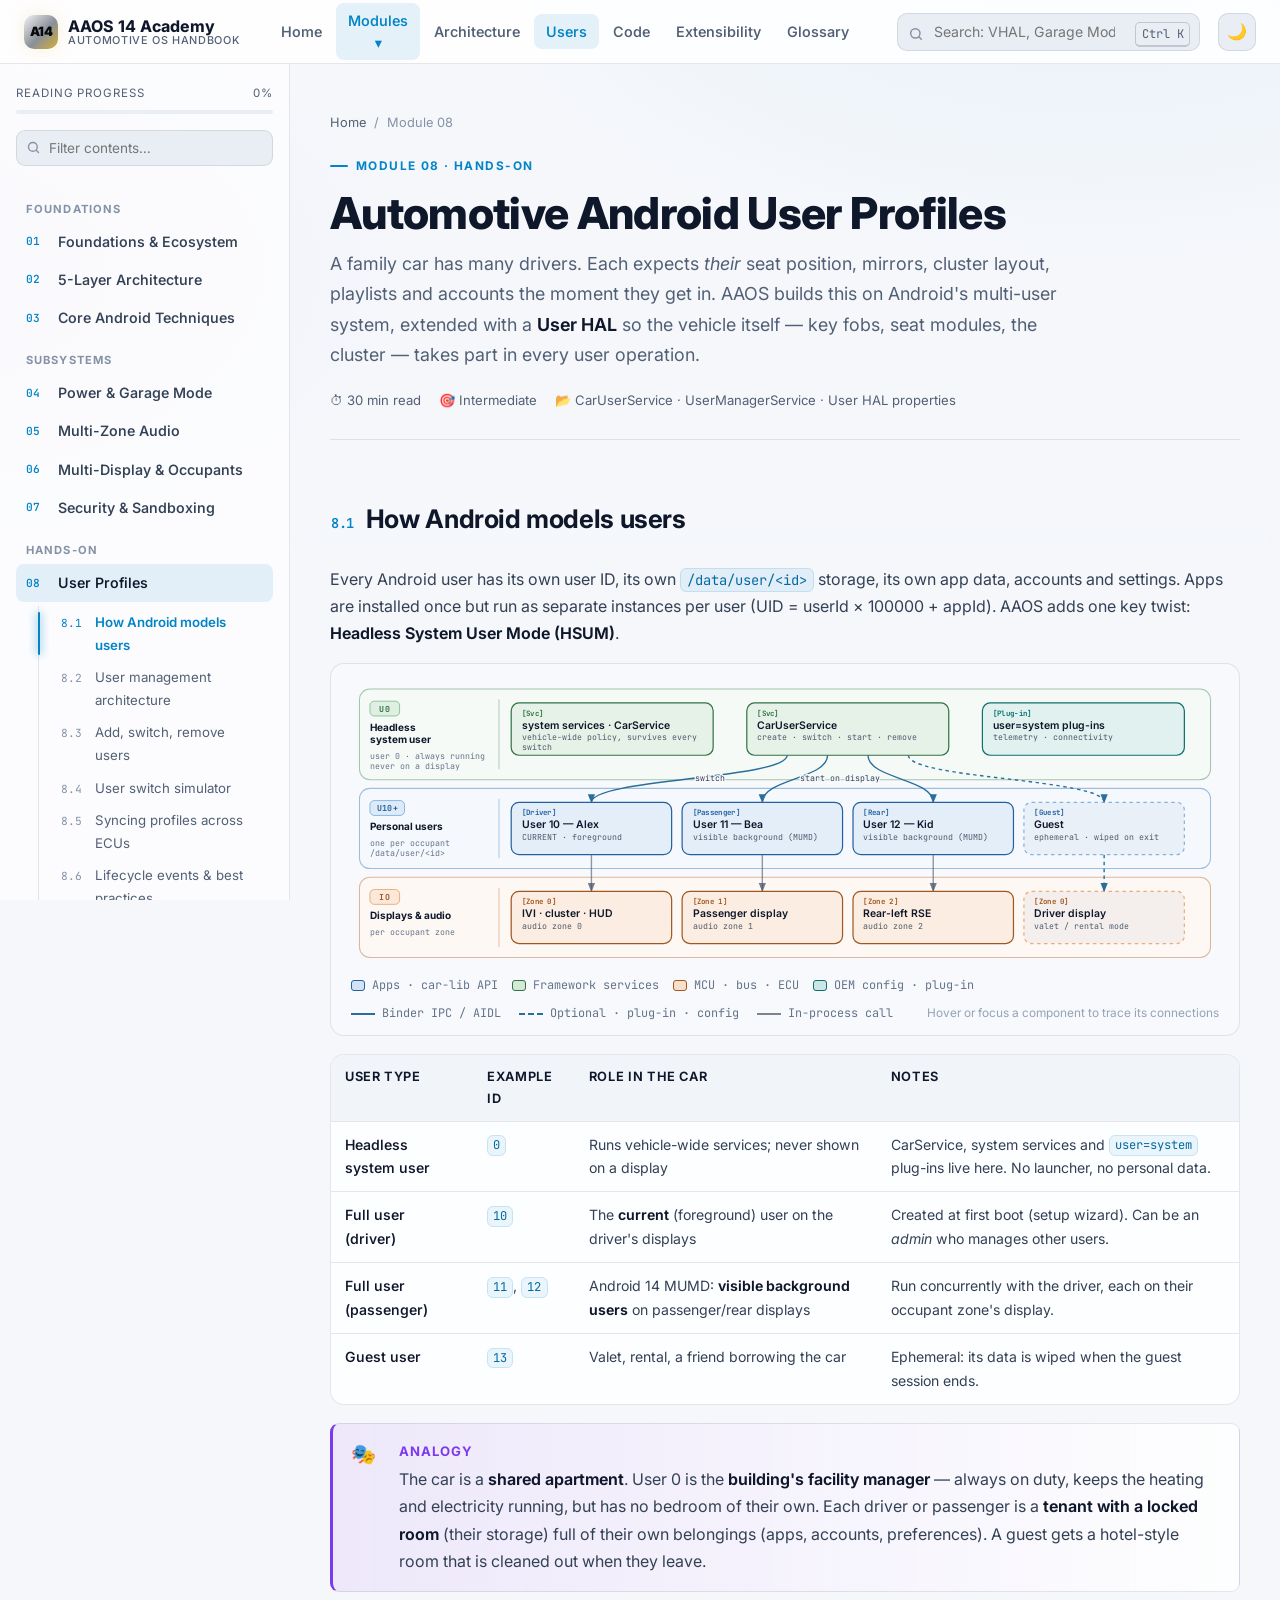
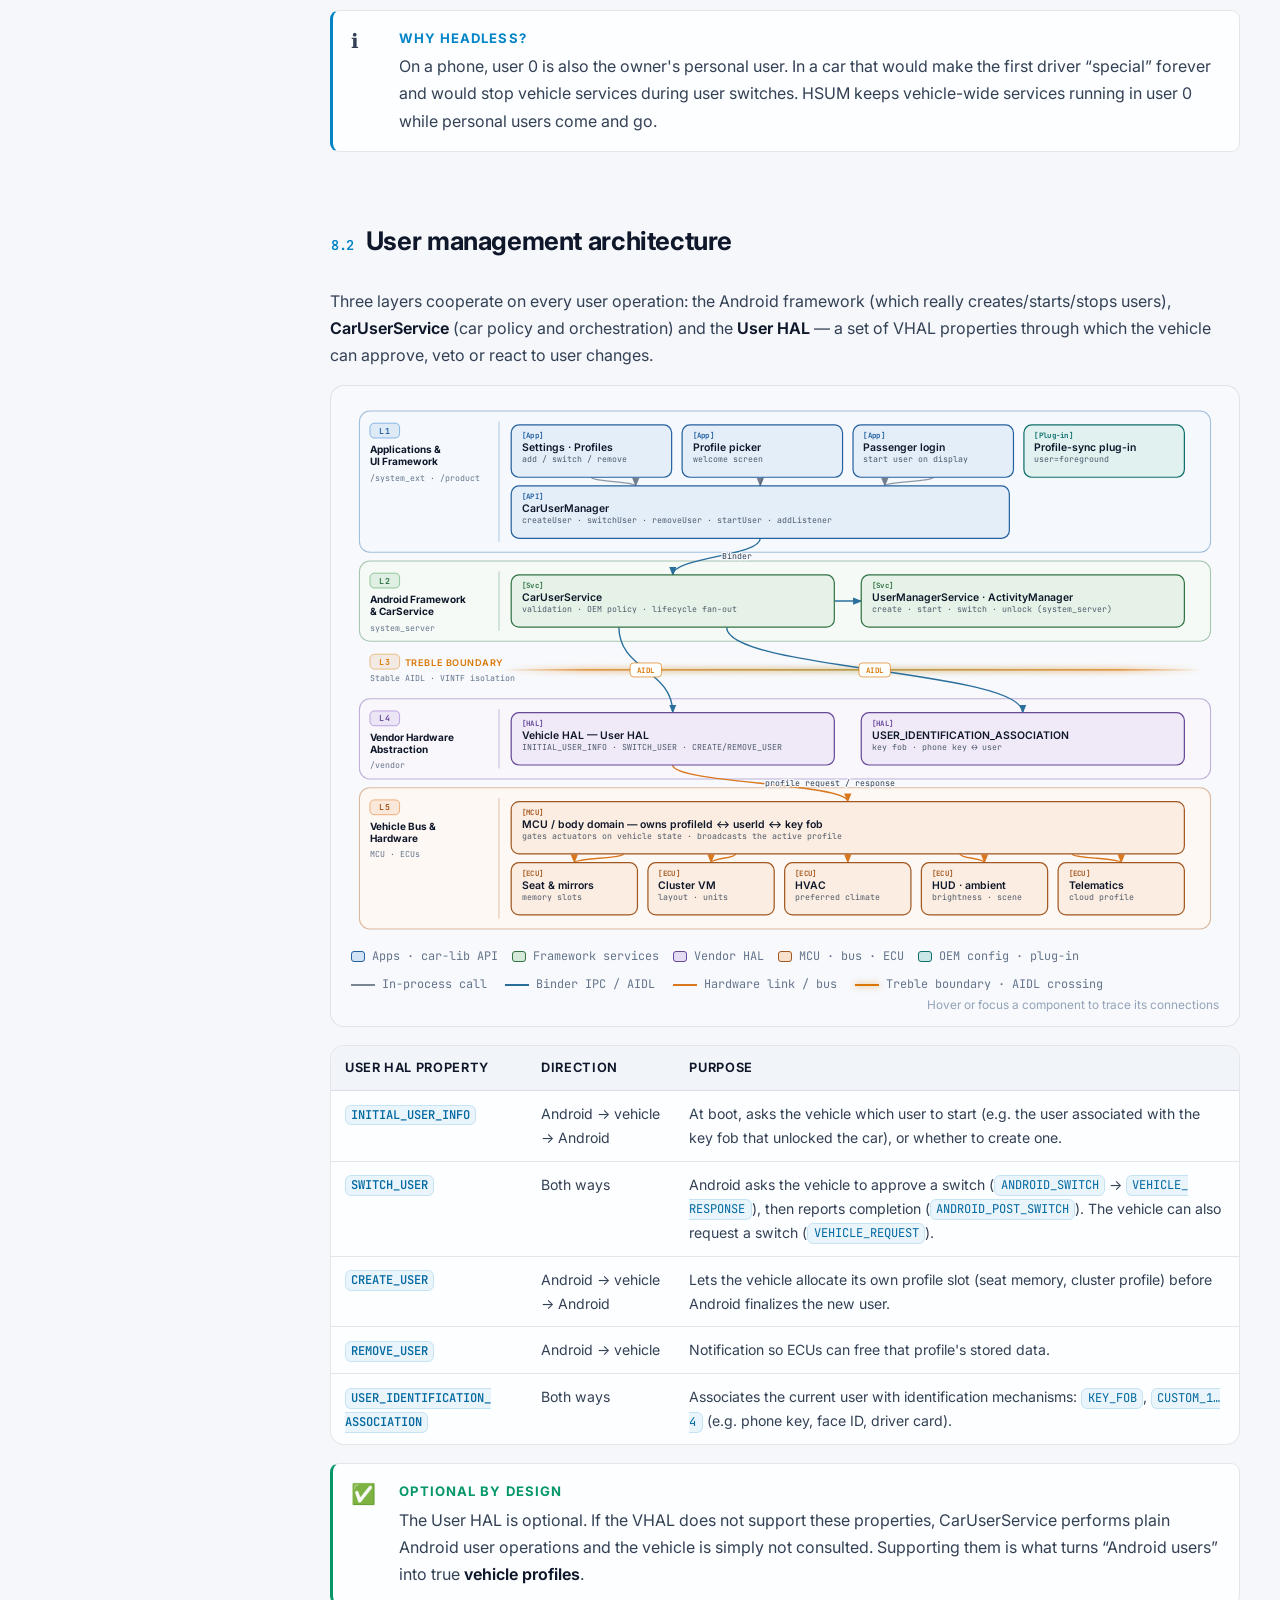
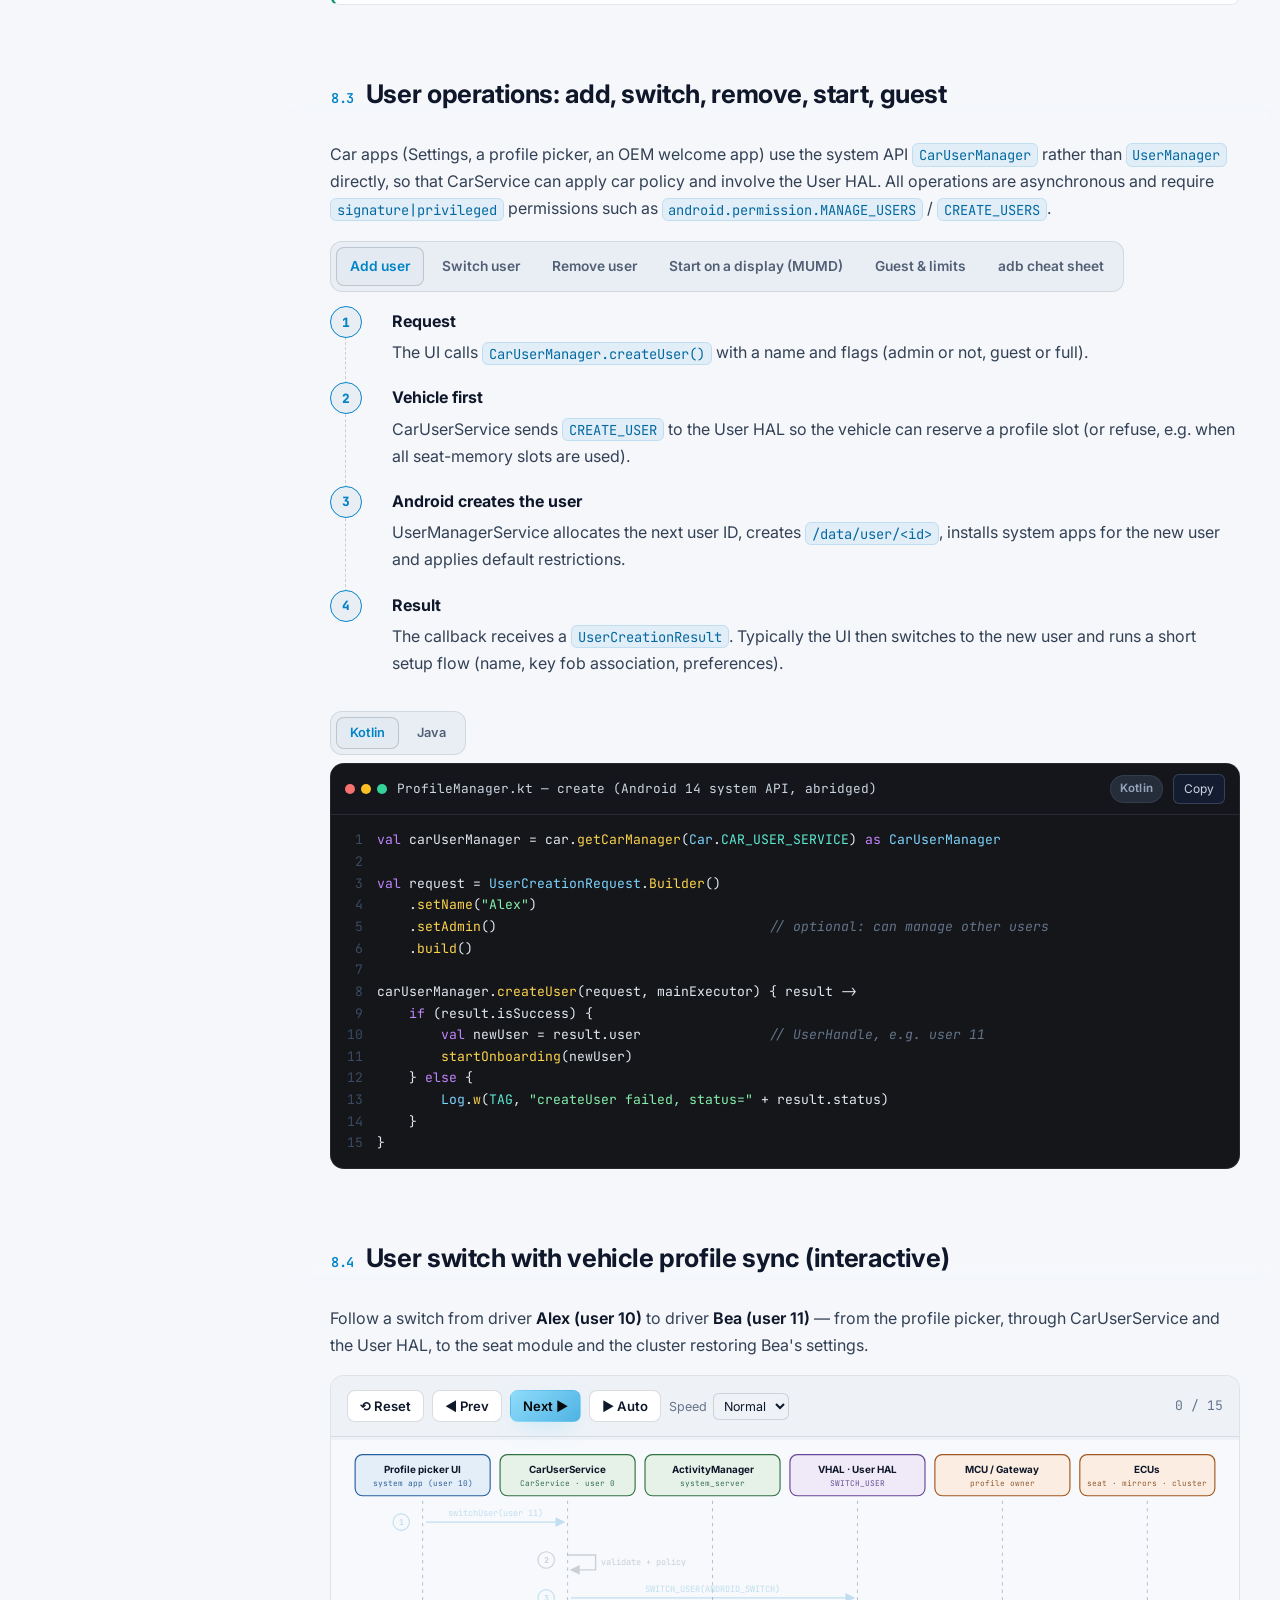
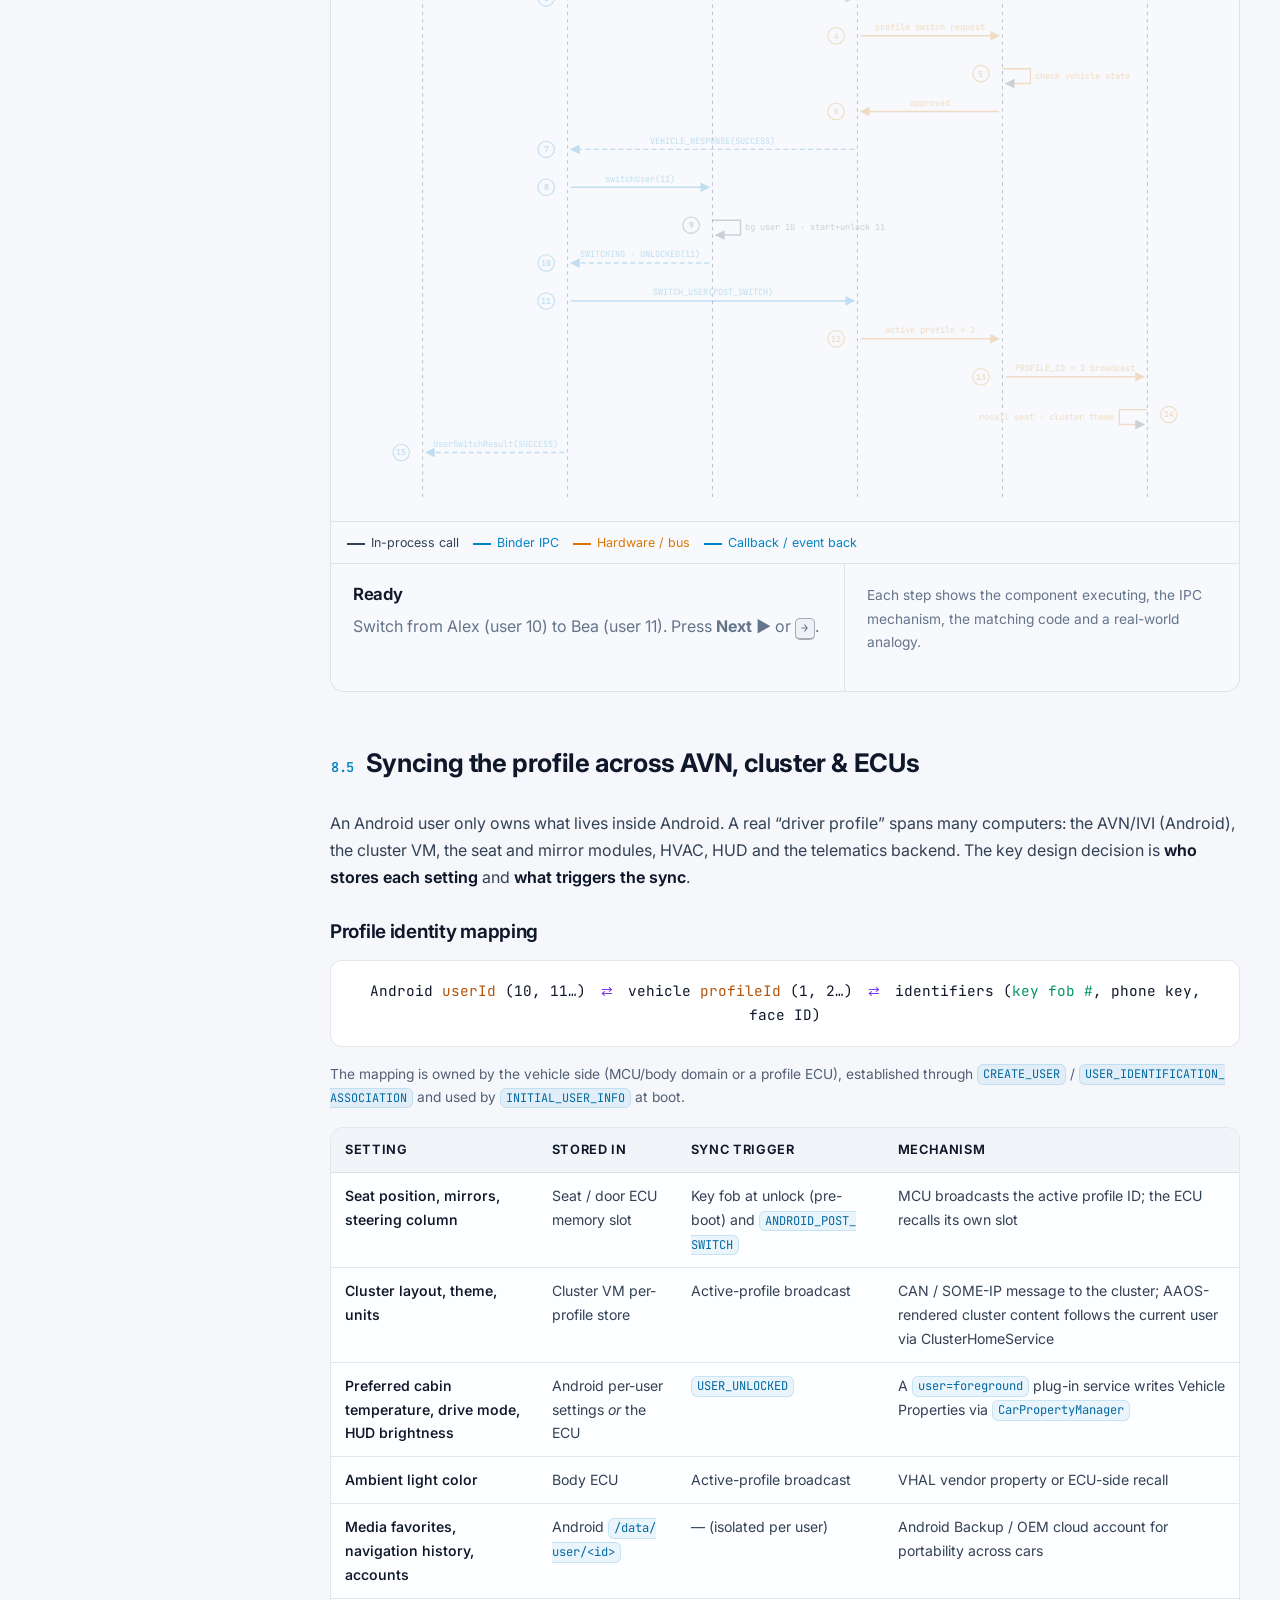
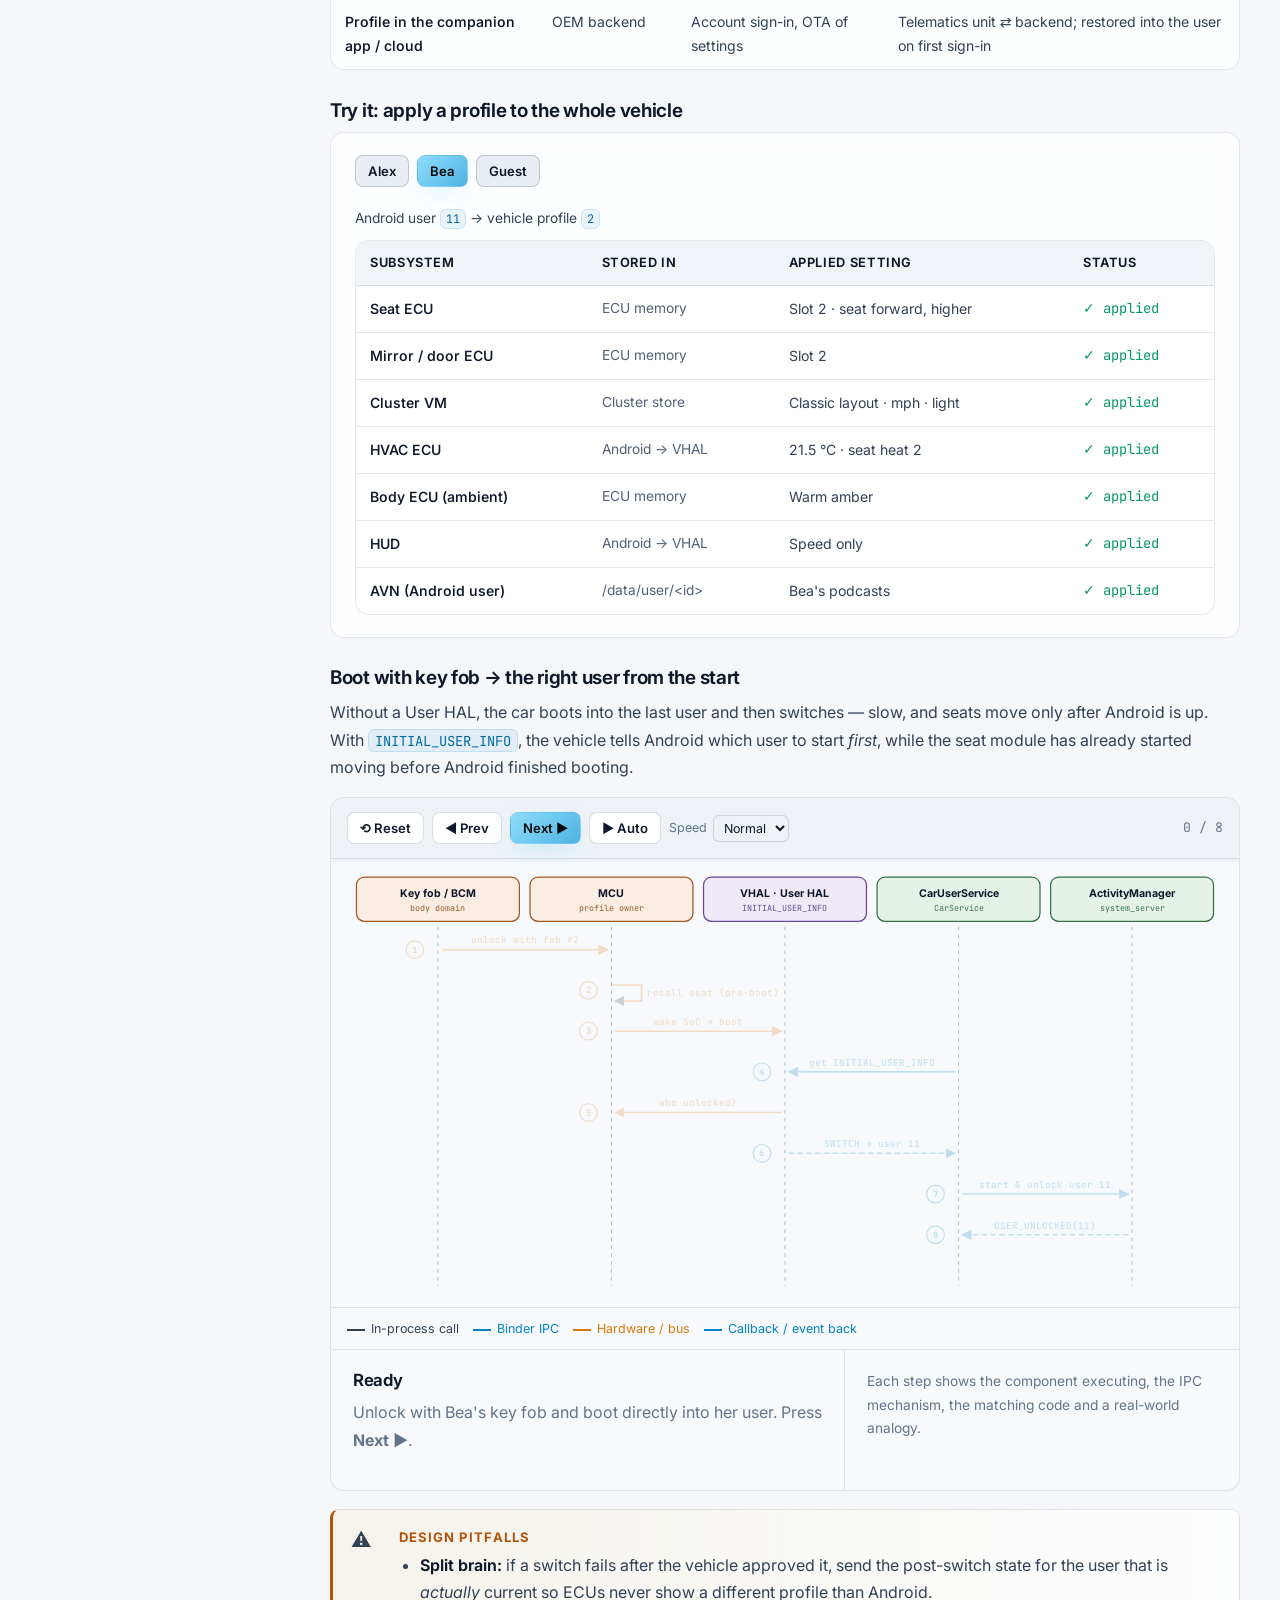
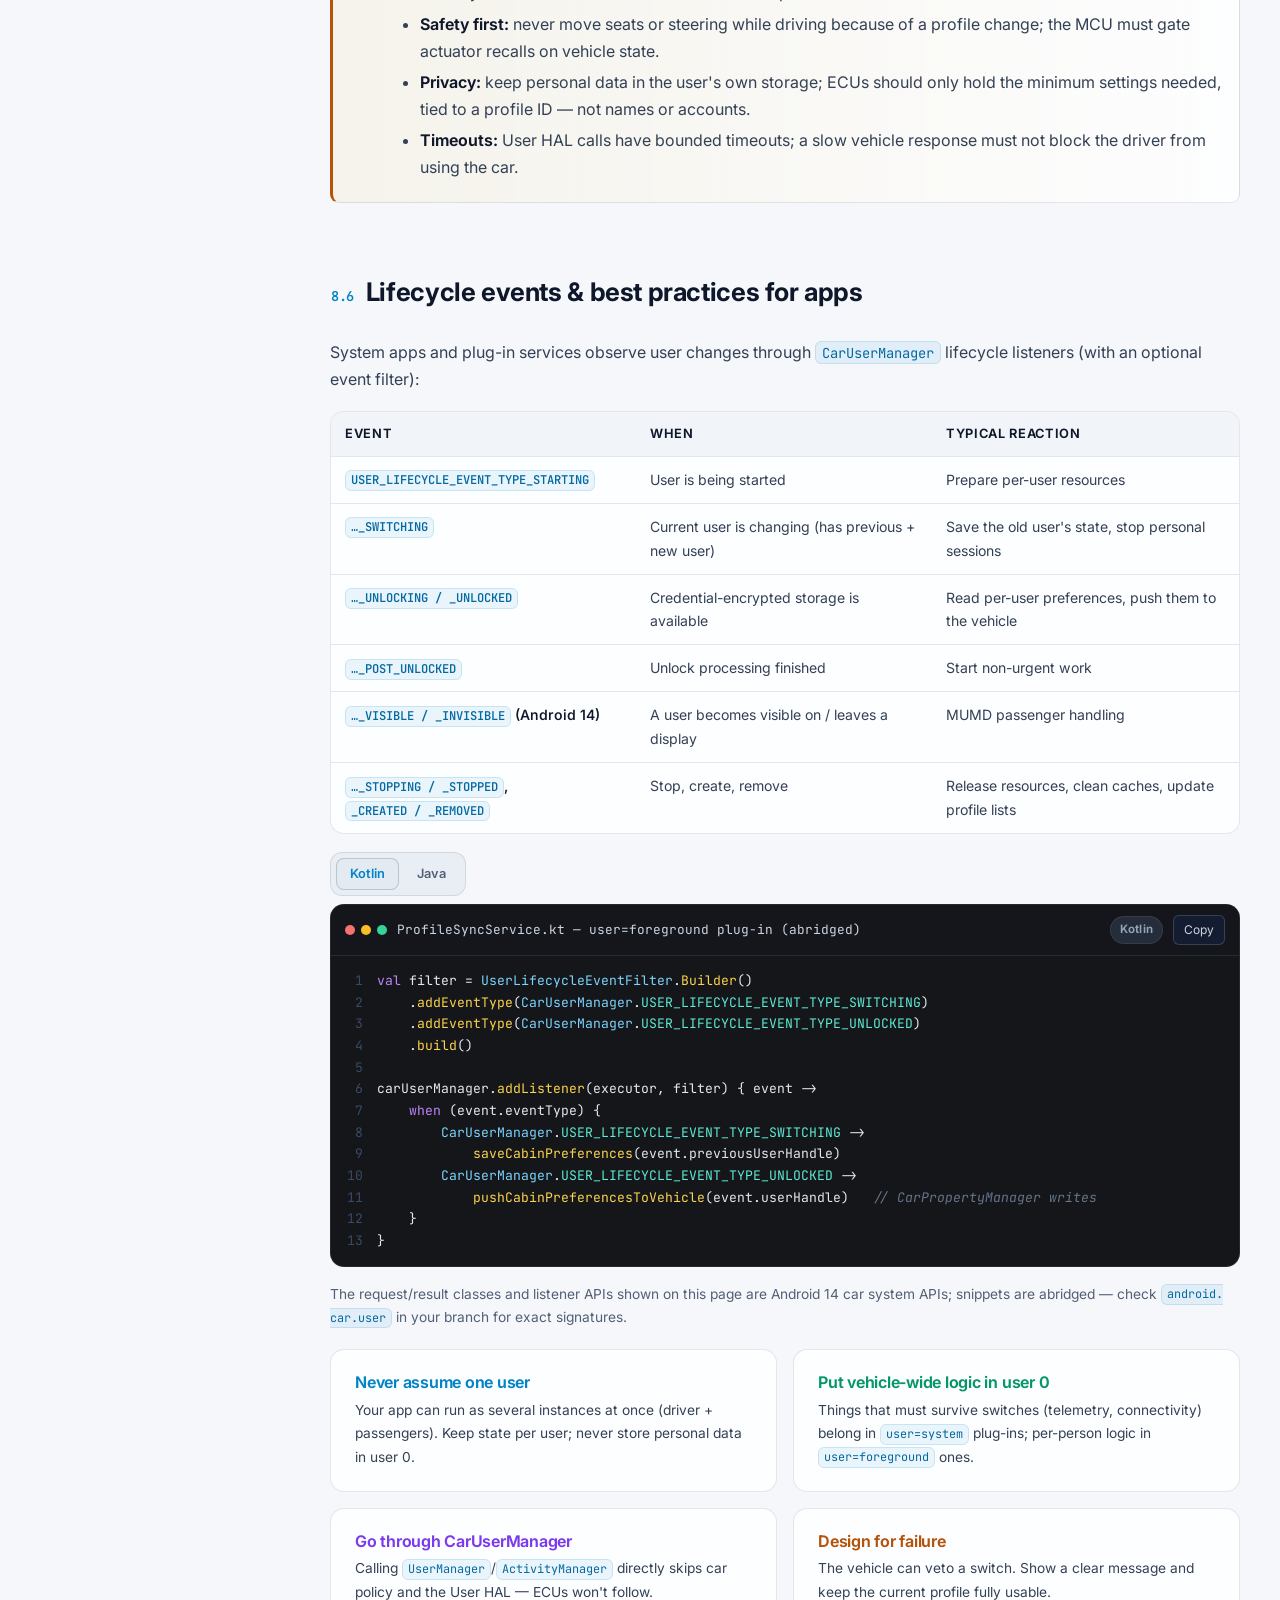
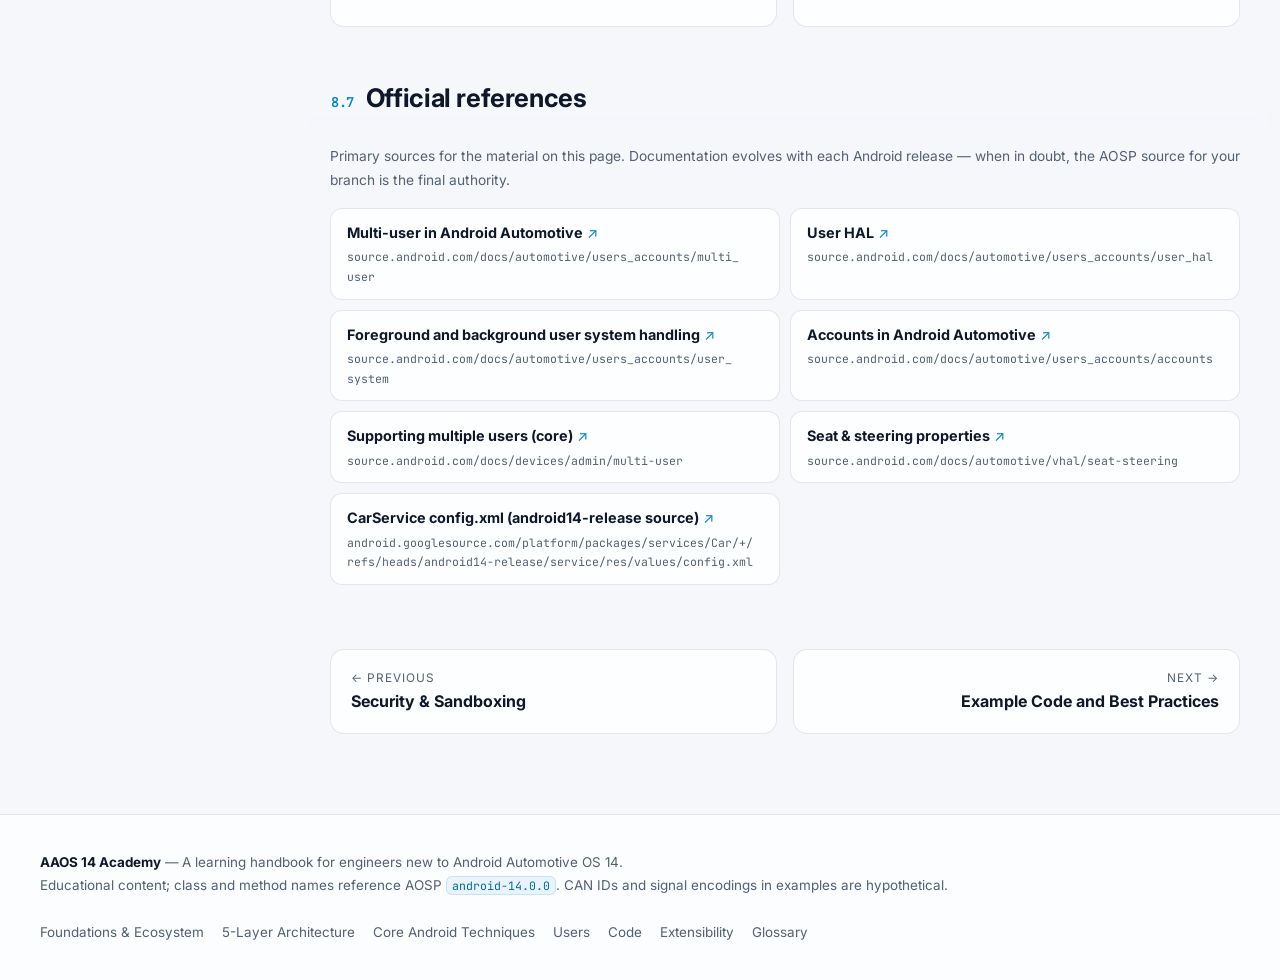
<file: aaos14-academy/users.html>
<!doctype html>
<html lang="en">
<head>
  <meta charset="utf-8">
  <meta name="viewport" content="width=device-width, initial-scale=1">
  <title>User Profiles — AAOS 14 Academy</title>
  <meta name="description" content="How Android Automotive OS 14 manages users and multiple driver/passenger profiles: headless system user, add/switch/remove users, User HAL, MUMD, and syncing profiles to the cluster and other ECUs.">
  <link rel="preconnect" href="https://fonts.googleapis.com">
  <link rel="preconnect" href="https://fonts.gstatic.com" crossorigin>
  <link href="https://fonts.googleapis.com/css2?family=Inter:wght@400;500;600;700;800&family=JetBrains+Mono:wght@400;600;700&display=swap" rel="stylesheet">
  <meta name="color-scheme" content="dark light">
  <link rel="stylesheet" href="assets/css/main.css?v=__BUILD__">
  <script>try{var t=localStorage.getItem("aaos-theme");if(t)document.documentElement.setAttribute("data-theme",t)}catch(e){}</script>
</head>
<body data-page="users">
  <div id="site-header"></div>
  <div class="layout">
    <aside class="sidebar" id="sidebar"></aside>
    <main class="content">
      <div class="content-inner">

        <header class="page-hero">
          <nav class="crumbs"><a href="index.html">Home</a><span>/</span><span>Module 08</span></nav>
          <div class="eyebrow">Module 08 · Hands-on</div>
          <h1>Automotive Android User Profiles</h1>
          <p class="lead">A family car has many drivers. Each expects <em>their</em> seat position, mirrors, cluster layout, playlists and accounts the moment they get in. AAOS builds this on Android's multi-user system, extended with a <strong>User HAL</strong> so the vehicle itself — key fobs, seat modules, the cluster — takes part in every user operation.</p>
          <div class="page-meta"><span>⏱ 30 min read</span><span>🎯 Intermediate</span><span>📂 CarUserService · UserManagerService · User HAL properties</span></div>
        </header>

        <section class="doc-section" id="model" data-title="How Android models users">
          <div class="sec-head"><h2><span class="sec-num">8.1</span>How Android models users</h2></div>
          <p>Every Android user has its own user ID, its own <code>/data/user/&lt;id&gt;</code> storage, its own app data, accounts and settings. Apps are installed once but run as separate instances per user (UID = userId × 100000 + appId). AAOS adds one key twist: <strong>Headless System User Mode (HSUM)</strong>.</p>
          <div class="glass"><div class="hd-wrap" id="hd-users"></div></div>
          <div class="table-wrap">
            <table class="t">
              <thead><tr><th>User type</th><th>Example ID</th><th>Role in the car</th><th>Notes</th></tr></thead>
              <tbody>
                <tr><td>Headless system user</td><td><code>0</code></td><td>Runs vehicle-wide services; never shown on a display</td><td>CarService, system services and <code>user=system</code> plug-ins live here. No launcher, no personal data.</td></tr>
                <tr><td>Full user (driver)</td><td><code>10</code></td><td>The <strong>current</strong> (foreground) user on the driver's displays</td><td>Created at first boot (setup wizard). Can be an <em>admin</em> who manages other users.</td></tr>
                <tr><td>Full user (passenger)</td><td><code>11</code>, <code>12</code></td><td>Android 14 MUMD: <strong>visible background users</strong> on passenger/rear displays</td><td>Run concurrently with the driver, each on their occupant zone's display.</td></tr>
                <tr><td>Guest user</td><td><code>13</code></td><td>Valet, rental, a friend borrowing the car</td><td>Ephemeral: its data is wiped when the guest session ends.</td></tr>
              </tbody>
            </table>
          </div>
          <div class="callout analogy">
            <div class="ci">🎭</div>
            <div><span class="ct">Analogy</span>
              <p>The car is a <strong>shared apartment</strong>. User 0 is the <strong>building's facility manager</strong> — always on duty, keeps the heating and electricity running, but has no bedroom of their own. Each driver or passenger is a <strong>tenant with a locked room</strong> (their storage) full of their own belongings (apps, accounts, preferences). A guest gets a hotel-style room that is cleaned out when they leave.</p>
            </div>
          </div>
          <div class="callout note">
            <div class="ci">ℹ️</div>
            <div><span class="ct">Why headless?</span>
              <p>On a phone, user 0 is also the owner's personal user. In a car that would make the first driver “special” forever and would stop vehicle services during user switches. HSUM keeps vehicle-wide services running in user 0 while personal users come and go.</p>
            </div>
          </div>
        </section>

        <section class="doc-section" id="architecture" data-title="User management architecture">
          <div class="sec-head"><h2><span class="sec-num">8.2</span>User management architecture</h2></div>
          <p>Three layers cooperate on every user operation: the Android framework (which really creates/starts/stops users), <strong>CarUserService</strong> (car policy and orchestration) and the <strong>User HAL</strong> — a set of VHAL properties through which the vehicle can approve, veto or react to user changes.</p>
          <div class="glass"><div class="hd-wrap" id="hd-user-arch"></div></div>
          <div class="table-wrap">
            <table class="t">
              <thead><tr><th>User HAL property</th><th>Direction</th><th>Purpose</th></tr></thead>
              <tbody>
                <tr><td><code>INITIAL_USER_INFO</code></td><td>Android → vehicle → Android</td><td>At boot, asks the vehicle which user to start (e.g. the user associated with the key fob that unlocked the car), or whether to create one.</td></tr>
                <tr><td><code>SWITCH_USER</code></td><td>Both ways</td><td>Android asks the vehicle to approve a switch (<code>ANDROID_SWITCH</code> → <code>VEHICLE_RESPONSE</code>), then reports completion (<code>ANDROID_POST_SWITCH</code>). The vehicle can also request a switch (<code>VEHICLE_REQUEST</code>).</td></tr>
                <tr><td><code>CREATE_USER</code></td><td>Android → vehicle → Android</td><td>Lets the vehicle allocate its own profile slot (seat memory, cluster profile) before Android finalizes the new user.</td></tr>
                <tr><td><code>REMOVE_USER</code></td><td>Android → vehicle</td><td>Notification so ECUs can free that profile's stored data.</td></tr>
                <tr><td><code>USER_IDENTIFICATION_ASSOCIATION</code></td><td>Both ways</td><td>Associates the current user with identification mechanisms: <code>KEY_FOB</code>, <code>CUSTOM_1…4</code> (e.g. phone key, face ID, driver card).</td></tr>
              </tbody>
            </table>
          </div>
          <div class="callout tip">
            <div class="ci">✅</div>
            <div><span class="ct">Optional by design</span>
              <p>The User HAL is optional. If the VHAL does not support these properties, CarUserService performs plain Android user operations and the vehicle is simply not consulted. Supporting them is what turns “Android users” into true <strong>vehicle profiles</strong>.</p>
            </div>
          </div>
        </section>

        <section class="doc-section" id="operations" data-title="Add, switch, remove users">
          <div class="sec-head"><h2><span class="sec-num">8.3</span>User operations: add, switch, remove, start, guest</h2></div>
          <p>Car apps (Settings, a profile picker, an OEM welcome app) use the system API <code>CarUserManager</code> rather than <code>UserManager</code> directly, so that CarService can apply car policy and involve the User HAL. All operations are asynchronous and require <code>signature|privileged</code> permissions such as <code>android.permission.MANAGE_USERS</code> / <code>CREATE_USERS</code>.</p>
          <div class="tabs" data-tabs>
            <div class="tab-list" role="tablist">
              <button data-tab="add" aria-selected="true">Add user</button>
              <button data-tab="switch">Switch user</button>
              <button data-tab="remove">Remove user</button>
              <button data-tab="start">Start on a display (MUMD)</button>
              <button data-tab="guest">Guest & limits</button>
              <button data-tab="adb">adb cheat sheet</button>
            </div>

            <div class="tab-panel" data-panel="add">
              <ol class="steps-list">
                <li><b>Request</b>The UI calls <code>CarUserManager.createUser()</code> with a name and flags (admin or not, guest or full).</li>
                <li><b>Vehicle first</b>CarUserService sends <code>CREATE_USER</code> to the User HAL so the vehicle can reserve a profile slot (or refuse, e.g. when all seat-memory slots are used).</li>
                <li><b>Android creates the user</b>UserManagerService allocates the next user ID, creates <code>/data/user/&lt;id&gt;</code>, installs system apps for the new user and applies default restrictions.</li>
                <li><b>Result</b>The callback receives a <code>UserCreationResult</code>. Typically the UI then switches to the new user and runs a short setup flow (name, key fob association, preferences).</li>
              </ol>
              <div class="lang-switch">
              <script type="text/plain" data-code data-lang="kotlin" data-file="ProfileManager.kt — create (Android 14 system API, abridged)" data-label="Kotlin">
val carUserManager = car.getCarManager(Car.CAR_USER_SERVICE) as CarUserManager

val request = UserCreationRequest.Builder()
    .setName("Alex")
    .setAdmin()                                  // optional: can manage other users
    .build()

carUserManager.createUser(request, mainExecutor) { result ->
    if (result.isSuccess) {
        val newUser = result.user                // UserHandle, e.g. user 11
        startOnboarding(newUser)
    } else {
        Log.w(TAG, "createUser failed, status=" + result.status)
    }
}
              </script>
              <script type="text/plain" data-code data-lang="java" data-file="ProfileManager.java — create (Android 14 system API, abridged)" data-label="Java">
CarUserManager carUserManager = (CarUserManager) car.getCarManager(Car.CAR_USER_SERVICE);

UserCreationRequest request = new UserCreationRequest.Builder()
        .setName("Alex")
        .setAdmin()                                  // optional: can manage other users
        .build();

carUserManager.createUser(request, getMainExecutor(), result -> {
    if (result.isSuccess()) {
        UserHandle newUser = result.getUser();       // e.g. user 11
        startOnboarding(newUser);
    } else {
        Log.w(TAG, "createUser failed, status=" + result.getStatus());
    }
});
              </script>
              </div>
            </div>

            <div class="tab-panel" data-panel="switch">
              <ol class="steps-list">
                <li><b>Request</b><code>CarUserManager.switchUser()</code> with the target user. CarUserService rejects invalid requests (unknown user, already current, a switch already in progress) and may apply OEM policy (e.g. no switching while driving).</li>
                <li><b>Ask the vehicle</b><code>SWITCH_USER</code> with message type <code>ANDROID_SWITCH</code>. The vehicle answers <code>VEHICLE_RESPONSE</code> with SUCCESS or FAILURE within a timeout.</li>
                <li><b>Android switches</b>ActivityManager moves the old user to the background (or stops it), starts and unlocks the target user and shows its launcher.</li>
                <li><b>Tell the vehicle it's done</b><code>SWITCH_USER</code> with <code>ANDROID_POST_SWITCH</code>; the vehicle broadcasts the new active profile so ECUs restore their settings.</li>
                <li><b>Lifecycle events</b>Listeners receive <code>SWITCHING</code>, <code>UNLOCKING</code>, <code>UNLOCKED</code>, <code>POST_UNLOCKED</code>; CarService re-binds <code>user=foreground</code> plug-in services.</li>
              </ol>
              <div class="lang-switch">
              <script type="text/plain" data-code data-lang="kotlin" data-file="ProfileManager.kt — switch (abridged)" data-label="Kotlin">
val request = UserSwitchRequest.Builder(UserHandle.of(11)).build()

carUserManager.switchUser(request, mainExecutor) { result ->
    when {
        result.isSuccess -> Log.i(TAG, "Now driving as user 11")
        else -> showError(result.status)         // e.g. rejected by the vehicle (HAL)
    }
}
              </script>
              <script type="text/plain" data-code data-lang="java" data-file="ProfileManager.java — switch (abridged)" data-label="Java">
UserSwitchRequest request = new UserSwitchRequest.Builder(UserHandle.of(11)).build();

carUserManager.switchUser(request, getMainExecutor(), result -> {
    if (result.isSuccess()) {
        Log.i(TAG, "Now driving as user 11");
    } else {
        showError(result.getStatus());               // e.g. rejected by the vehicle (HAL)
    }
});
              </script>
              </div>
              <p class="small">See the full interactive flow, including the vehicle side, in <a href="#switch-sim">4.4</a>.</p>
            </div>

            <div class="tab-panel" data-panel="remove">
              <ol class="steps-list">
                <li><b>Request</b><code>CarUserManager.removeUser()</code>. Removing the <em>current</em> user is handled by first switching to another user (or creating a new one if needed) — the car must always have a driver user.</li>
                <li><b>Android removes</b>The user is stopped, its storage and keys destroyed, accounts removed.</li>
                <li><b>Notify the vehicle</b><code>REMOVE_USER</code> tells ECUs to delete that profile's data (seat memory slot, cluster layout, key fob association).</li>
              </ol>
              <div class="lang-switch">
              <script type="text/plain" data-code data-lang="kotlin" data-file="ProfileManager.kt — remove (abridged)" data-label="Kotlin">
val request = UserRemovalRequest.Builder(UserHandle.of(11)).build()

carUserManager.removeUser(request, mainExecutor) { result ->
    if (!result.isSuccess) Log.w(TAG, "removeUser failed, status=" + result.status)
}
              </script>
              <script type="text/plain" data-code data-lang="java" data-file="ProfileManager.java — remove (abridged)" data-label="Java">
UserRemovalRequest request = new UserRemovalRequest.Builder(UserHandle.of(11)).build();

carUserManager.removeUser(request, getMainExecutor(), result -> {
    if (!result.isSuccess()) Log.w(TAG, "removeUser failed, status=" + result.getStatus());
});
              </script>
              </div>
              <div class="callout warn">
                <div class="ci">⚠️</div>
                <div><span class="ct">Keep at least one admin</span>
                  <p>Product policy usually forbids removing the last admin user, and resets to a fresh driver user rather than leaving the car without one.</p>
                </div>
              </div>
            </div>

            <div class="tab-panel" data-panel="start">
              <p>With Android 14 MUMD, a passenger's user is <strong>started in the background and made visible on a specific display</strong> instead of switching the whole car.</p>
              <div class="lang-switch">
              <script type="text/plain" data-code data-lang="kotlin" data-file="PassengerLogin.kt — MUMD (abridged)" data-label="Kotlin">
// Display that belongs to the rear-left occupant zone
val zone = ozm.allOccupantZones.first { it.occupantType == CarOccupantZoneManager.OCCUPANT_TYPE_REAR_PASSENGER }
val displayId = ozm.getDisplayForOccupant(zone, CarOccupantZoneManager.DISPLAY_TYPE_MAIN).displayId

val request = UserStartRequest.Builder(UserHandle.of(12))
    .setDisplayId(displayId)                     // visible background user on that display
    .build()

carUserManager.startUser(request, mainExecutor) { result ->
    if (result.isSuccess) Log.i(TAG, "User 12 visible on display " + displayId)
}
              </script>
              <script type="text/plain" data-code data-lang="java" data-file="PassengerLogin.java — MUMD (abridged)" data-label="Java">
// Display that belongs to the rear-left occupant zone
OccupantZoneInfo zone = ozm.getAllOccupantZones().stream()
        .filter(z -> z.occupantType == CarOccupantZoneManager.OCCUPANT_TYPE_REAR_PASSENGER)
        .findFirst().orElseThrow();
int displayId = ozm.getDisplayForOccupant(zone, CarOccupantZoneManager.DISPLAY_TYPE_MAIN).getDisplayId();

UserStartRequest request = new UserStartRequest.Builder(UserHandle.of(12))
        .setDisplayId(displayId)                     // visible background user on that display
        .build();

carUserManager.startUser(request, getMainExecutor(), result -> {
    if (result.isSuccess()) Log.i(TAG, "User 12 visible on display " + displayId);
});
              </script>
              </div>
              <p class="small muted">Audio and input follow automatically: the occupant zone of that display is now bound to user 12. See <a href="displays.html#mumd">Multi-Display → MUMD</a>.</p>
            </div>

            <div class="tab-panel" data-panel="guest">
              <ul>
                <li><strong>Guest user:</strong> created with the guest type, ephemeral — removed (and its data wiped) when the session ends. Ideal for valet/rental modes, often combined with user restrictions (no app installs, no account changes).</li>
                <li><strong>Maximum users:</strong> limited by framework configuration (e.g. <code>config_multiuserMaxRunningUsers</code> for concurrently running users) and by the vehicle's profile slots.</li>
                <li><strong>Restrictions:</strong> <code>UserManager</code> restrictions (<code>DISALLOW_ADD_USER</code>, <code>DISALLOW_INSTALL_APPS</code>…) let an admin limit what other profiles may do.</li>
                <li><strong>Pre-created users:</strong> to make “add profile” instant, products can pre-create users in the background and convert them on demand.</li>
              </ul>
            </div>

            <div class="tab-panel" data-panel="adb">
              <script type="text/plain" data-code data-lang="conf" data-file="Useful shell commands" data-label="adb">
# List users and see which is current / running
adb shell pm list users
adb shell cmd user list -v

# Create, switch, remove (framework level — bypasses car policy, for debugging only)
adb shell pm create-user Alex
adb shell am switch-user 11
adb shell pm remove-user 11

# Car-aware variants that go through CarUserService and the User HAL
adb shell cmd car_service help          # lists create-user, switch-user, remove-user …
adb shell cmd car_service switch-user 11

# Inspect state: current user, lifecycle history, User HAL support
adb shell dumpsys car_service --services CarUserService
              </script>
            </div>
          </div>
        </section>

        <section class="doc-section" id="switch-sim" data-title="User switch simulator">
          <div class="sec-head"><h2><span class="sec-num">8.4</span>User switch with vehicle profile sync (interactive)</h2></div>
          <p>Follow a switch from driver <strong>Alex (user 10)</strong> to driver <strong>Bea (user 11)</strong> — from the profile picker, through CarUserService and the User HAL, to the seat module and the cluster restoring Bea's settings.</p>
          <div id="switch-seq"></div>
        </section>

        <section class="doc-section" id="sync" data-title="Syncing profiles across ECUs">
          <div class="sec-head"><h2><span class="sec-num">8.5</span>Syncing the profile across AVN, cluster & ECUs</h2></div>
          <p>An Android user only owns what lives inside Android. A real “driver profile” spans many computers: the AVN/IVI (Android), the cluster VM, the seat and mirror modules, HVAC, HUD and the telematics backend. The key design decision is <strong>who stores each setting</strong> and <strong>what triggers the sync</strong>.</p>

          <h3>Profile identity mapping</h3>
          <div class="formula" style="font-size:.9rem">
            Android <span class="var">userId</span> (10, 11…) <span class="op">⇄</span> vehicle <span class="var">profileId</span> (1, 2…) <span class="op">⇄</span> identifiers (<span class="c-green">key fob #</span>, phone key, face ID)
          </div>
          <p class="small muted">The mapping is owned by the vehicle side (MCU/body domain or a profile ECU), established through <code>CREATE_USER</code> / <code>USER_IDENTIFICATION_ASSOCIATION</code> and used by <code>INITIAL_USER_INFO</code> at boot.</p>

          <div class="table-wrap">
            <table class="t">
              <thead><tr><th>Setting</th><th>Stored in</th><th>Sync trigger</th><th>Mechanism</th></tr></thead>
              <tbody>
                <tr><td>Seat position, mirrors, steering column</td><td>Seat / door ECU memory slot</td><td>Key fob at unlock (pre-boot) and <code>ANDROID_POST_SWITCH</code></td><td>MCU broadcasts the active profile ID; the ECU recalls its own slot</td></tr>
                <tr><td>Cluster layout, theme, units</td><td>Cluster VM per-profile store</td><td>Active-profile broadcast</td><td>CAN / SOME-IP message to the cluster; AAOS-rendered cluster content follows the current user via ClusterHomeService</td></tr>
                <tr><td>Preferred cabin temperature, drive mode, HUD brightness</td><td>Android per-user settings <em>or</em> the ECU</td><td><code>USER_UNLOCKED</code></td><td>A <code>user=foreground</code> plug-in service writes Vehicle Properties via <code>CarPropertyManager</code></td></tr>
                <tr><td>Ambient light color</td><td>Body ECU</td><td>Active-profile broadcast</td><td>VHAL vendor property or ECU-side recall</td></tr>
                <tr><td>Media favorites, navigation history, accounts</td><td>Android <code>/data/user/&lt;id&gt;</code></td><td>— (isolated per user)</td><td>Android Backup / OEM cloud account for portability across cars</td></tr>
                <tr><td>Profile in the companion app / cloud</td><td>OEM backend</td><td>Account sign-in, OTA of settings</td><td>Telematics unit ⇄ backend; restored into the user on first sign-in</td></tr>
              </tbody>
            </table>
          </div>

          <h3>Try it: apply a profile to the whole vehicle</h3>
          <div class="glass card">
            <div class="matrix-cols" id="profile-pick"></div>
            <div id="profile-ecus" class="mt"></div>
          </div>

          <h3>Boot with key fob → the right user from the start</h3>
          <p>Without a User HAL, the car boots into the last user and then switches — slow, and seats move only after Android is up. With <code>INITIAL_USER_INFO</code>, the vehicle tells Android which user to start <em>first</em>, while the seat module has already started moving before Android finished booting.</p>
          <div id="boot-seq"></div>

          <div class="callout warn">
            <div class="ci">⚠️</div>
            <div><span class="ct">Design pitfalls</span>
              <ul>
                <li><strong>Split brain:</strong> if a switch fails after the vehicle approved it, send the post-switch state for the user that is <em>actually</em> current so ECUs never show a different profile than Android.</li>
                <li><strong>Safety first:</strong> never move seats or steering while driving because of a profile change; the MCU must gate actuator recalls on vehicle state.</li>
                <li><strong>Privacy:</strong> keep personal data in the user's own storage; ECUs should only hold the minimum settings needed, tied to a profile ID — not names or accounts.</li>
                <li><strong>Timeouts:</strong> User HAL calls have bounded timeouts; a slow vehicle response must not block the driver from using the car.</li>
              </ul>
            </div>
          </div>
        </section>

        <section class="doc-section" id="lifecycle" data-title="Lifecycle events & best practices">
          <div class="sec-head"><h2><span class="sec-num">8.6</span>Lifecycle events & best practices for apps</h2></div>
          <p>System apps and plug-in services observe user changes through <code>CarUserManager</code> lifecycle listeners (with an optional event filter):</p>
          <div class="table-wrap">
            <table class="t">
              <thead><tr><th>Event</th><th>When</th><th>Typical reaction</th></tr></thead>
              <tbody>
                <tr><td><code>USER_LIFECYCLE_EVENT_TYPE_STARTING</code></td><td>User is being started</td><td>Prepare per-user resources</td></tr>
                <tr><td><code>…_SWITCHING</code></td><td>Current user is changing (has previous + new user)</td><td>Save the old user's state, stop personal sessions</td></tr>
                <tr><td><code>…_UNLOCKING / _UNLOCKED</code></td><td>Credential-encrypted storage is available</td><td>Read per-user preferences, push them to the vehicle</td></tr>
                <tr><td><code>…_POST_UNLOCKED</code></td><td>Unlock processing finished</td><td>Start non-urgent work</td></tr>
                <tr><td><code>…_VISIBLE / _INVISIBLE</code> (Android 14)</td><td>A user becomes visible on / leaves a display</td><td>MUMD passenger handling</td></tr>
                <tr><td><code>…_STOPPING / _STOPPED</code>, <code>_CREATED / _REMOVED</code></td><td>Stop, create, remove</td><td>Release resources, clean caches, update profile lists</td></tr>
              </tbody>
            </table>
          </div>
          <div class="lang-switch">
          <script type="text/plain" data-code data-lang="kotlin" data-file="ProfileSyncService.kt — user=foreground plug-in (abridged)" data-label="Kotlin">
val filter = UserLifecycleEventFilter.Builder()
    .addEventType(CarUserManager.USER_LIFECYCLE_EVENT_TYPE_SWITCHING)
    .addEventType(CarUserManager.USER_LIFECYCLE_EVENT_TYPE_UNLOCKED)
    .build()

carUserManager.addListener(executor, filter) { event ->
    when (event.eventType) {
        CarUserManager.USER_LIFECYCLE_EVENT_TYPE_SWITCHING ->
            saveCabinPreferences(event.previousUserHandle)
        CarUserManager.USER_LIFECYCLE_EVENT_TYPE_UNLOCKED ->
            pushCabinPreferencesToVehicle(event.userHandle)   // CarPropertyManager writes
    }
}
          </script>
          <script type="text/plain" data-code data-lang="java" data-file="ProfileSyncService.java — user=foreground plug-in (abridged)" data-label="Java">
UserLifecycleEventFilter filter = new UserLifecycleEventFilter.Builder()
        .addEventType(CarUserManager.USER_LIFECYCLE_EVENT_TYPE_SWITCHING)
        .addEventType(CarUserManager.USER_LIFECYCLE_EVENT_TYPE_UNLOCKED)
        .build();

carUserManager.addListener(executor, filter, event -> {
    switch (event.getEventType()) {
        case CarUserManager.USER_LIFECYCLE_EVENT_TYPE_SWITCHING:
            saveCabinPreferences(event.getPreviousUserHandle());
            break;
        case CarUserManager.USER_LIFECYCLE_EVENT_TYPE_UNLOCKED:
            pushCabinPreferencesToVehicle(event.getUserHandle());   // CarPropertyManager writes
            break;
    }
});
          </script>
          </div>
          <p class="small muted">The request/result classes and listener APIs shown on this page are Android 14 car system APIs; snippets are abridged — check <code>android.car.user</code> in your branch for exact signatures.</p>
          <div class="grid grid-2 mt">
            <div class="glass card"><h4 class="c-blue">Never assume one user</h4><p class="small">Your app can run as several instances at once (driver + passengers). Keep state per user; never store personal data in user 0.</p></div>
            <div class="glass card"><h4 class="c-green">Put vehicle-wide logic in user 0</h4><p class="small">Things that must survive switches (telemetry, connectivity) belong in <code>user=system</code> plug-ins; per-person logic in <code>user=foreground</code> ones.</p></div>
            <div class="glass card"><h4 class="c-purple">Go through CarUserManager</h4><p class="small">Calling <code>UserManager</code>/<code>ActivityManager</code> directly skips car policy and the User HAL — ECUs won't follow.</p></div>
            <div class="glass card"><h4 class="c-amber">Design for failure</h4><p class="small">The vehicle can veto a switch. Show a clear message and keep the current profile fully usable.</p></div>
          </div>
        </section>

        <div id="pager"></div>
      </div>
    </main>
  </div>
  <div id="site-footer"></div>

  <script src="assets/js/glossary-data.js?v=__BUILD__"></script>
  <script src="assets/js/core.js?v=__BUILD__"></script>
  <script src="assets/js/diagrams.js?v=__BUILD__"></script>
  <script src="assets/js/pages/users.js?v=__BUILD__"></script>
</body>
</html>
</file>
<file: aaos14-academy/assets/css/main.css>
/* =========================================================================
   AAOS 14 Academy — Graphite & Champagne (dark) · Light theme below
   ========================================================================= */
:root {
  /* ---- Graphite & Champagne palette (spec names) ---- */
  --bg-main: #17191d;
  --bg-spotlight: radial-gradient(1200px 700px at 50% -12%, #2c3037 0%, transparent 70%), linear-gradient(180deg, #1c1f24 0%, #15171a 100%);
  --surface-card: rgba(40, 44, 51, 0.62);
  --surface-card-hover: rgba(52, 57, 66, 0.72);
  --surface-nav: rgba(27, 29, 34, 0.86);
  --border-card: rgba(255, 255, 255, 0.11);
  --border-card-hover: rgba(255, 255, 255, 0.2);
  --border-active: #70cff8;
  --text-primary: #eef0f2;
  --text-secondary: #9ca2ab;
  --text-muted: #6c727c;
  --accent-cyan: #70cff8;
  --accent-gold: #d4af37;
  --accent-emerald: #34d399;
  --badge-bg: rgba(112, 207, 248, 0.1);
  --badge-text: #70cff8;
  --code-bg: #141619;
  --code-border: rgba(255, 255, 255, 0.08);

  /* ---- Design tokens used by every component, mapped onto the palette ---- */
  --bg: var(--bg-main);
  --bg-2: #1b1d22;
  --bg-3: #23262c;
  --surface: var(--surface-card);
  --surface-solid: #25282e;
  --surface-hi: var(--surface-card-hover);
  --border: var(--border-card);
  --border-hi: var(--border-card-hover);
  --text: var(--text-primary);
  --text-2: #c6cad0;              /* body prose: between primary and secondary for long-form readability */
  --muted: var(--text-secondary);
  --faint: var(--text-muted);
  --blue: var(--accent-cyan);
  --blue-dim: var(--badge-bg);
  --green: var(--accent-emerald);
  --green-dim: rgba(52, 211, 153, 0.1);
  --accent-amber: #fbbf24;        /* Amber Alert */
  --amber: var(--accent-amber);
  --amber-dim: rgba(251, 191, 36, 0.12);
  --gold: var(--accent-gold);
  --purple: #a78bfa;
  --purple-dim: rgba(167, 139, 250, 0.12);
  --red: #f87171;
  --red-dim: rgba(248, 113, 113, 0.12);
  --grad-mid: #e6e8ec;            /* titanium highlight used in gradient headlines */
  --font: "Inter", "Roboto", system-ui, -apple-system, "Segoe UI", sans-serif;
  --mono: "JetBrains Mono", "Fira Code", ui-monospace, Consolas, monospace;
  --radius: 14px;
  --radius-sm: 9px;
  --header-h: 64px;
  --sidebar-w: 290px;
  --shadow: 0 18px 50px -18px rgba(0, 0, 0, 0.7);
  --strong: #dfc7a1;              /* champagne: bold terms in prose */
  color-scheme: dark;
}

* { box-sizing: border-box; }
html { scroll-behavior: smooth; scroll-padding-top: calc(var(--header-h) + 24px); }
body {
  margin: 0;
  background: var(--bg);
  background-image: var(--bg-spotlight);
  background-attachment: fixed;
  color: var(--text-2);
  font-family: var(--font);
  font-size: 16px;
  line-height: 1.7;
  -webkit-font-smoothing: antialiased;
}
a { color: var(--blue); text-decoration: none; }
a:hover { text-decoration: underline; }
img, svg { max-width: 100%; }
code, kbd, pre { font-family: var(--mono); }
:not(pre) > code {
  font-size: 0.86em;
  background: var(--code-inline-bg);
  color: var(--code-inline);
  padding: 0.12em 0.42em;
  border-radius: 6px;
  border: 1px solid var(--code-inline-border);
  overflow-wrap: break-word; /* only breaks a token if it truly cannot fit; never shrinks table columns */
}
kbd {
  font-size: 0.75em;
  padding: 0.1em 0.45em;
  border: 1px solid var(--border-hi);
  border-bottom-width: 2px;
  border-radius: 5px;
  color: var(--muted);
  background: var(--bg-3);
}
h1, h2, h3, h4 { color: var(--text); line-height: 1.25; letter-spacing: -0.015em; }
h1 { font-size: clamp(2rem, 4vw, 2.75rem); margin: 0 0 0.5rem; font-weight: 800; }
h2 { font-size: 1.6rem; margin: 0 0 0.75rem; font-weight: 700; }
h3 { font-size: 1.18rem; margin: 1.8rem 0 0.6rem; font-weight: 650; }
h4 { font-size: 1rem; margin: 1.2rem 0 0.4rem; font-weight: 650; }
p { margin: 0 0 1rem; }
ul, ol { padding-left: 1.3rem; margin: 0 0 1rem; }
li { margin: 0.25rem 0; }
strong { color: var(--strong); font-weight: 650; }
hr { border: 0; border-top: 1px solid var(--border); margin: 2.5rem 0; }
::selection { background: rgba(112, 207, 248, 0.3); }
:focus-visible { outline: 2px solid var(--blue); outline-offset: 2px; border-radius: 4px; }
::-webkit-scrollbar { width: 10px; height: 10px; }
::-webkit-scrollbar-thumb { background: var(--scroll); border-radius: 10px; border: 2px solid var(--bg); }
::-webkit-scrollbar-track { background: transparent; }

/* ----------------------------------------------------------------- Header */
.site-header {
  position: sticky; top: 0; z-index: 50;
  height: var(--header-h);
  display: flex; align-items: center; gap: 18px;
  padding: 0 24px;
  background: var(--header-bg);
  backdrop-filter: blur(14px) saturate(140%);
  -webkit-backdrop-filter: blur(14px) saturate(140%);
  border-bottom: 1px solid var(--border);
}
.brand { display: flex; align-items: center; gap: 10px; color: var(--text); font-weight: 750; white-space: nowrap; }
.brand:hover { text-decoration: none; }
.brand-mark {
  width: 34px; height: 34px; border-radius: 10px;
  display: grid; place-items: center;
  background: linear-gradient(135deg, #f1f3f5, #8a8f98 55%, var(--accent-gold));
  color: #08090b; font-weight: 900; font-size: 0.8rem; letter-spacing: -0.03em;
  box-shadow: 0 0 22px -6px rgba(212, 175, 55, 0.45);
}
.brand small { display: block; font-size: 0.68rem; color: var(--muted); font-weight: 500; letter-spacing: 0.06em; text-transform: uppercase; line-height: 1; }
.brand span { line-height: 1.15; }
.main-nav { display: flex; align-items: center; gap: 2px; margin-left: 12px; }
.main-nav a, .nav-drop > button {
  display: inline-flex; align-items: center; line-height: 1.5; /* the button doesn't inherit body line-height, so set both */
  color: var(--muted); font-size: 0.9rem; font-weight: 550;
  padding: 7px 12px; border-radius: 8px; background: none; border: 0; cursor: pointer; font-family: inherit;
}
.main-nav a:hover, .nav-drop > button:hover { color: var(--text); background: var(--surface-hi); text-decoration: none; }
.main-nav a.active, .nav-drop.active > button { color: var(--blue); background: var(--blue-dim); }
.nav-drop { position: relative; }
.nav-drop-menu {
  position: absolute; top: calc(100% + 8px); left: 0; z-index: 60;
  width: min(680px, calc(100vw - 48px));
  max-height: calc(100vh - var(--header-h) - 24px); overflow-y: auto; overscroll-behavior: contain;
  display: grid; grid-template-columns: repeat(2, minmax(0, 1fr)); gap: 2px 6px; align-content: start;
  background: var(--surface-solid); border: 1px solid var(--border-hi); border-radius: 12px;
  padding: 8px; box-shadow: var(--shadow);
  opacity: 0; visibility: hidden; transform: translateY(-4px); transition: 0.15s;
}
/* invisible bridge so the menu doesn't close while the pointer crosses the 8px gap */
.nav-drop::after { content: ""; position: absolute; left: 0; right: 0; top: 100%; height: 10px; }
.nav-drop:hover .nav-drop-menu, .nav-drop:focus-within .nav-drop-menu { opacity: 1; visibility: visible; transform: none; }
.nav-drop-menu a { display: flex; gap: 10px; padding: 8px 10px; border-radius: 8px; color: var(--text-2); min-width: 0; }
.nav-drop-menu a:hover { background: var(--surface-hi); text-decoration: none; }
.nav-drop-menu a > span:last-child { min-width: 0; }
.nav-drop-menu a b { color: var(--text); font-weight: 600; font-size: 0.88rem; display: block; }
.nav-drop-menu a i {
  font-style: normal; font-size: 0.76rem; line-height: 1.45; color: var(--muted);
  display: -webkit-box; -webkit-box-orient: vertical; -webkit-line-clamp: 2; line-clamp: 2; overflow: hidden;
}
@media (max-height: 640px), (max-width: 1240px) { .nav-drop-menu { grid-template-columns: 1fr; width: min(380px, calc(100vw - 48px)); } }
.nav-drop-menu .dm-num { font-family: var(--mono); font-size: 0.72rem; color: var(--blue); min-width: 26px; padding-top: 2px; }

.header-spacer { flex: 1; }
.global-search { position: relative; width: min(340px, 34vw); }
.global-search input {
  width: 100%; height: 38px; padding: 0 70px 0 36px;
  background: var(--bg-3); border: 1px solid var(--border); border-radius: 10px;
  color: var(--text); font: inherit; font-size: 0.88rem;
}
.global-search input:focus { outline: none; border-color: var(--blue); box-shadow: 0 0 0 3px var(--blue-dim); }
.global-search .s-icon { position: absolute; left: 11px; top: 10px; width: 16px; height: 16px; color: var(--faint); }
.global-search kbd { position: absolute; right: 10px; top: 9px; }
.search-results {
  position: absolute; top: calc(100% + 8px); right: 0; width: min(480px, 92vw); max-height: 70vh; overflow: auto;
  background: var(--surface-solid); border: 1px solid var(--border-hi); border-radius: 12px; box-shadow: var(--shadow);
  padding: 6px; display: none;
}
.search-results.open { display: block; }
.search-results a { display: block; padding: 9px 12px; border-radius: 8px; color: var(--text-2); }
.search-results a:hover, .search-results a.sel { background: var(--blue-dim); text-decoration: none; }
.search-results a b { color: var(--text); font-weight: 600; font-size: 0.9rem; }
.search-results a small { display: block; color: var(--muted); font-size: 0.78rem; }
.search-results .sr-page { font-size: 0.7rem; color: var(--blue); font-family: var(--mono); text-transform: uppercase; letter-spacing: 0.05em; }
.search-results .sr-empty { padding: 14px; color: var(--muted); font-size: 0.88rem; }
.search-results mark { background: rgba(251, 191, 36, 0.25); color: var(--amber); border-radius: 3px; padding: 0 2px; }
.menu-btn {
  display: none; width: 38px; height: 38px; border-radius: 10px; border: 1px solid var(--border);
  background: var(--bg-3); color: var(--text); cursor: pointer; font-size: 1.1rem;
}

/* ---------------------------------------------------------------- Layout */
.layout { display: grid; grid-template-columns: var(--sidebar-w) minmax(0, 1fr); min-height: calc(100vh - var(--header-h)); }
.sidebar {
  position: sticky; top: var(--header-h); height: calc(100vh - var(--header-h));
  overflow-y: auto; padding: 20px 16px 40px;
  border-right: 1px solid var(--border);
  background: var(--sidebar-bg);
}
.sb-progress { margin-bottom: 16px; }
.sb-progress-label { display: flex; justify-content: space-between; font-size: 0.72rem; color: var(--muted); text-transform: uppercase; letter-spacing: 0.08em; margin-bottom: 6px; }
.sb-progress-bar { height: 4px; border-radius: 4px; background: var(--bg-3); overflow: hidden; }
.sb-progress-bar > div { height: 100%; width: 0; background: linear-gradient(90deg, var(--blue), var(--purple)); transition: width 0.1s linear; }
.sb-filter { position: relative; margin-bottom: 16px; }
.sb-filter input {
  width: 100%; height: 36px; padding: 0 12px 0 32px; border-radius: 9px;
  background: var(--bg-3); border: 1px solid var(--border); color: var(--text); font: inherit; font-size: 0.85rem;
}
.sb-filter input:focus { outline: none; border-color: var(--blue); }
.sb-filter svg { position: absolute; left: 10px; top: 10px; width: 15px; height: 15px; color: var(--faint); }
.sb-filter-info { font-size: 0.75rem; color: var(--muted); margin-top: 6px; min-height: 1em; }
.sb-group { margin-bottom: 14px; }
.sb-group-title { font-size: 0.7rem; text-transform: uppercase; letter-spacing: 0.1em; color: var(--faint); font-weight: 700; padding: 0 10px; margin-bottom: 4px; }
.sb-page {
  display: flex; align-items: center; gap: 8px;
  padding: 7px 10px; border-radius: 8px; color: var(--text-2); font-size: 0.89rem; font-weight: 550;
}
.sb-page:hover { background: var(--surface-hi); text-decoration: none; color: var(--text); }
.sb-page.current { color: var(--text); background: var(--blue-dim); }
.sb-page .sb-num { font-family: var(--mono); font-size: 0.7rem; color: var(--blue); min-width: 24px; }
.sb-sections { list-style: none; margin: 4px 0 8px 22px; padding: 0 0 0 12px; border-left: 1px solid var(--border); }
.sb-sections li { margin: 0; }
.sb-sections a {
  display: block; position: relative; padding: 5px 10px; font-size: 0.83rem; color: var(--muted); border-radius: 6px;
}
.sb-sections a:hover { color: var(--text); text-decoration: none; background: var(--surface); }
.sb-sections a.active { color: var(--blue); font-weight: 600; }
.sb-sections a { display: flex; gap: 8px; align-items: baseline; }
.sb-snum { flex: 0 0 auto; min-width: 26px; font: 0.7rem var(--mono); color: var(--faint); }
.sb-sections a.active .sb-snum { color: var(--blue); }
.sb-sections a.active::before {
  content: ""; position: absolute; left: -13px; top: 6px; bottom: 6px; width: 2px; border-radius: 2px;
  background: var(--blue); box-shadow: 0 0 10px var(--blue);
}
.sb-hidden { display: none !important; }

.content { min-width: 0; padding: 0 0 80px; }
.content-inner { max-width: 1060px; margin: 0 auto; padding: 0 40px; }

/* Page hero */
.page-hero { padding: 48px 0 28px; border-bottom: 1px solid var(--border); margin-bottom: 8px; }
.crumbs { font-size: 0.8rem; color: var(--muted); margin-bottom: 14px; display: flex; gap: 8px; flex-wrap: wrap; }
.crumbs a { color: var(--muted); }
.crumbs span { color: var(--faint); }
.eyebrow {
  display: inline-flex; align-items: center; gap: 8px;
  font-size: 0.74rem; text-transform: uppercase; letter-spacing: 0.12em; font-weight: 700; color: var(--blue);
  margin-bottom: 10px;
}
.eyebrow::before { content: ""; width: 18px; height: 2px; background: currentColor; border-radius: 2px; }
.lead { font-size: 1.12rem; color: var(--muted); max-width: 760px; }
.page-meta { display: flex; gap: 18px; flex-wrap: wrap; margin-top: 18px; font-size: 0.82rem; color: var(--muted); }
.page-meta span { display: inline-flex; gap: 6px; align-items: center; }

/* Sections with sticky header */
.doc-section { padding-top: 40px; }
.sec-head {
  position: sticky; top: var(--header-h); z-index: 5;
  margin: 0 calc(-1 * var(--sechead-bleed)) 18px; padding: 14px var(--sechead-bleed) 12px;
  background: var(--sechead);
  border: 1px solid var(--sechead-border); border-radius: 14px;
  box-shadow: var(--sechead-shadow);
  backdrop-filter: blur(10px);
}
.sec-head h2 { margin: 0; display: flex; align-items: baseline; gap: 12px; }
.sec-head h2 code { overflow-wrap: anywhere; }
@media (max-width: 560px) { .sec-head h2 { display: block; } .sec-head .sec-num { margin-right: 8px; } } /* inline flow wraps long titles the flex row can't */
.sec-head .sec-num { font-family: var(--mono); font-size: 0.85rem; color: var(--sechead-num); font-weight: 600; }
.sec-head .anchor { opacity: 0; color: var(--faint); font-size: 1rem; }
.sec-head:hover .anchor { opacity: 1; }
@media (hover: none), (max-width: 900px) { .sec-head .anchor { display: none; } } /* hover-only affordance; also keeps long titles from widening the page */

/* ------------------------------------------------------------ Components */
.glass {
  background: var(--surface);
  border: 1px solid var(--border);
  border-radius: var(--radius);
  backdrop-filter: blur(10px);
  -webkit-backdrop-filter: blur(10px);
}
.card { padding: 22px 24px; }
.card h3:first-child, .card h4:first-child { margin-top: 0; }
.card > :last-child { margin-bottom: 0; }
.grid { display: grid; gap: 16px; }
.grid-2 { grid-template-columns: repeat(2, minmax(0, 1fr)); }
.grid-3 { grid-template-columns: repeat(3, minmax(0, 1fr)); }
.grid-4 { grid-template-columns: repeat(4, minmax(0, 1fr)); }
.mt { margin-top: 20px; }
.mb { margin-bottom: 20px; }
.muted { color: var(--muted); }
.small { font-size: 0.86rem; }
.mono { font-family: var(--mono); }
.c-blue { color: var(--blue); } .c-green { color: var(--green); } .c-amber { color: var(--amber); } .c-purple { color: var(--purple); } .c-red { color: var(--red); }

.badge {
  display: inline-flex; align-items: center; gap: 5px;
  font-size: 0.72rem; font-weight: 650; letter-spacing: 0.02em;
  padding: 3px 9px; border-radius: 999px; white-space: nowrap;
  background: var(--blue-dim); color: var(--blue); border: 1px solid rgba(112, 207, 248, 0.25);
}
.badge.green { background: var(--green-dim); color: var(--green); border-color: rgba(52, 211, 153, 0.25); }
.badge.amber { background: var(--amber-dim); color: var(--amber); border-color: rgba(251, 191, 36, 0.25); }
.badge.purple { background: var(--purple-dim); color: var(--purple-text); border-color: rgba(168, 85, 247, 0.3); }
.badge.red { background: var(--red-dim); color: var(--red); border-color: rgba(248, 113, 113, 0.3); }
.badge.gray { background: var(--surface-hi); color: var(--muted); border-color: var(--border); }

.btn {
  display: inline-flex; align-items: center; justify-content: center; gap: 8px;
  height: 40px; padding: 0 18px; border-radius: 10px; cursor: pointer;
  font: inherit; font-size: 0.9rem; font-weight: 600;
  border: 1px solid var(--border-hi); background: var(--surface-hi); color: var(--text);
  transition: 0.15s;
}
.btn:hover { border-color: var(--blue); text-decoration: none; }
.btn:disabled { opacity: 0.4; cursor: not-allowed; }
.btn.primary { background: linear-gradient(135deg, #8fdcfb, #4fb3e3); border-color: transparent; color: #08090b; box-shadow: 0 8px 24px -10px rgba(112, 207, 248, 0.55); }
.btn.primary:hover { filter: brightness(1.1); }
.btn.sm { height: 32px; padding: 0 12px; font-size: 0.82rem; border-radius: 8px; }
.btn.ghost { background: transparent; }

/* Callouts */
.callout {
  display: grid; grid-template-columns: 36px 1fr; gap: 12px;
  padding: 16px 18px; border-radius: var(--radius-sm); margin: 18px 0;
  border: 1px solid var(--border); border-left-width: 3px; background: var(--surface);
}
.callout > .ci { font-size: 1.25rem; line-height: 1.4; }
.callout > div > :last-child { margin-bottom: 0; }
.callout .ct { font-weight: 700; color: var(--text); font-size: 0.82rem; text-transform: uppercase; letter-spacing: 0.08em; display: block; margin-bottom: 4px; }
.callout.analogy { border-left-color: var(--purple); background: linear-gradient(90deg, rgba(168, 85, 247, 0.09), var(--surface)); }
.callout.analogy .ct { color: var(--purple-text); }
.callout.note { border-left-color: var(--blue); }
.callout.note .ct { color: var(--blue); }
.callout.warn { border-left-color: var(--amber); background: linear-gradient(90deg, rgba(251, 191, 36, 0.07), var(--surface)); }
.callout.warn .ct { color: var(--amber); }
.callout.tip { border-left-color: var(--green); }
.callout.tip .ct { color: var(--green); }

/* Tables */
.table-wrap { overflow-x: auto; border-radius: var(--radius); border: 1px solid var(--border); margin: 18px 0; background: var(--surface); }
table.t { width: 100%; border-collapse: collapse; font-size: 0.88rem; }
table.t th, table.t td { padding: 11px 14px; text-align: left; vertical-align: top; border-bottom: 1px solid var(--border); }
table.t thead th { background: var(--thead-bg); color: var(--text); font-weight: 650; font-size: 0.8rem; text-transform: uppercase; letter-spacing: 0.05em; }
table.t tbody tr:last-child td { border-bottom: 0; }
table.t tbody tr:hover td { background: rgba(112, 207, 248, 0.04); }
table.t td:first-child { color: var(--text); font-weight: 550; }
/* option tables: whole-token chips instead of wrapping "a · b · c" runs */
.opt-table .opt-c-opt { width: 21%; } .opt-table .opt-c-val { width: 27%; }
.opt-table code { white-space: nowrap; }
.opt-def { display: block; margin-top: 6px; font-size: 0.8rem; font-weight: 400; color: var(--muted); }
.opt-vals { display: flex; flex-wrap: wrap; gap: 6px; }
@media (max-width: 700px) { .opt-table .opt-c-opt, .opt-table .opt-c-val { width: auto; } .opt-table td:last-child code { white-space: normal; } }

/* Tabs */
.tabs { margin: 18px 0; }
.tab-list {
  display: flex; gap: 4px; flex-wrap: wrap; padding: 5px;
  background: var(--bg-3); border: 1px solid var(--border); border-radius: 12px; width: fit-content; max-width: 100%;
}
.tab-list button {
  font: inherit; font-size: 0.86rem; font-weight: 600; color: var(--muted);
  background: none; border: 0; padding: 8px 14px; border-radius: 8px; cursor: pointer; white-space: nowrap;
}
.tab-list button:hover { color: var(--text); }
.tab-list button[aria-selected="true"] { background: var(--surface-hi); color: var(--blue); box-shadow: inset 0 0 0 1px var(--border-hi); }
.tab-panel { display: none; margin-top: 16px; animation: fade 0.25s ease; }
.tab-panel.active { display: block; }
/* Kotlin / Java switch around code blocks (core.js initLangSwitch) */
.lang-switch { margin: 16px 0; }
.lang-switch > .tab-list button { padding-top: 5px; padding-bottom: 5px; font-size: 0.8rem; }
.lang-switch > .tab-panel { margin-top: 8px; }
.lang-switch > .tab-panel > .code-block { margin: 0; }
@keyframes fade { from { opacity: 0; transform: translateY(4px); } to { opacity: 1; transform: none; } }

/* Prev/next pager */
.pager { display: grid; grid-template-columns: 1fr 1fr; gap: 16px; margin-top: 64px; }
.pager a { padding: 18px 20px; border-radius: var(--radius); border: 1px solid var(--border); background: var(--surface); color: var(--text-2); transition: 0.15s; }
.pager a:hover { border-color: var(--blue); text-decoration: none; transform: translateY(-2px); }
.pager small { display: block; font-size: 0.74rem; color: var(--muted); text-transform: uppercase; letter-spacing: 0.08em; }
.pager b { color: var(--text); font-size: 1rem; }
.pager .next { text-align: right; grid-column: 2; }

/* Footer */
.site-footer { border-top: 1px solid var(--border); padding: 36px 24px; color: var(--muted); font-size: 0.84rem; background: var(--footer-bg); }
.footer-inner { max-width: 1200px; margin: 0 auto; display: flex; justify-content: space-between; gap: 24px; flex-wrap: wrap; }
.footer-inner a { color: var(--muted); }
.footer-links { display: flex; gap: 18px; flex-wrap: wrap; }

/* -------------------------------------------------------------- Landing */
.landing .hero { position: relative; padding: 96px 24px 72px; overflow: hidden; }
.hero-inner { max-width: 1200px; margin: 0 auto; display: grid; grid-template-columns: 1.1fr 0.9fr; gap: 56px; align-items: center; }
.hero h1 { font-size: clamp(2.3rem, 5vw, 3.6rem); line-height: 1.08; }
.hero h1 .grad { background: linear-gradient(120deg, var(--blue), var(--grad-mid) 55%, var(--gold)); -webkit-background-clip: text; background-clip: text; color: transparent; }
.hero .lead { font-size: 1.2rem; margin: 18px 0 30px; }
.hero-cta { display: flex; gap: 12px; flex-wrap: wrap; }
.hero-stats { display: flex; gap: 32px; margin-top: 40px; flex-wrap: wrap; }
.hero-stats div b { display: block; font-size: 1.6rem; color: var(--text); font-weight: 800; }
.hero-stats div span { font-size: 0.82rem; color: var(--muted); }
.hero-grid-bg {
  position: absolute; inset: 0; pointer-events: none; opacity: 0.4;
  background-image: linear-gradient(rgba(148, 163, 184, 0.06) 1px, transparent 1px), linear-gradient(90deg, rgba(148, 163, 184, 0.06) 1px, transparent 1px);
  background-size: 44px 44px;
  mask-image: radial-gradient(ellipse at 60% 30%, #000 20%, transparent 70%);
  -webkit-mask-image: radial-gradient(ellipse at 60% 30%, #000 20%, transparent 70%);
}
.hero-stack { display: flex; flex-direction: column; gap: 10px; perspective: 900px; }
.hs-layer {
  display: flex; align-items: center; justify-content: space-between; gap: 12px;
  padding: 14px 18px; border-radius: 12px; border: 1px solid var(--border-hi);
  background: var(--surface); backdrop-filter: blur(10px);
  transform: rotateX(14deg) rotateZ(-2deg); transition: 0.25s; cursor: default;
}
.hs-layer:hover { transform: rotateX(0) translateX(8px); border-color: currentColor; }
.hs-layer b { color: var(--text); font-size: 0.95rem; }
.hs-layer small { display: block; color: var(--muted); font-size: 0.78rem; font-family: var(--mono); }
.hs-layer .hs-n { font-family: var(--mono); font-weight: 700; font-size: 0.8rem; }
.l-section { padding: 72px 24px; }
.l-section.alt { background: var(--alt-bg); border-top: 1px solid var(--border); border-bottom: 1px solid var(--border); }
.l-inner { max-width: 1200px; margin: 0 auto; }
.l-head { max-width: 720px; margin-bottom: 36px; }
.l-head h2 { font-size: clamp(1.7rem, 3vw, 2.2rem); }
.module-card { display: flex; flex-direction: column; padding: 24px; color: var(--text-2); transition: 0.2s; position: relative; overflow: hidden; }
.module-card:hover { text-decoration: none; transform: translateY(-4px); border-color: var(--accent, var(--blue)); box-shadow: 0 18px 40px -20px var(--accent, var(--blue)); }
.module-card .mc-top { display: flex; justify-content: space-between; align-items: center; margin-bottom: 14px; }
.module-card .mc-icon { width: 42px; height: 42px; border-radius: 11px; display: grid; place-items: center; font-size: 1.25rem; background: var(--surface-hi); border: 1px solid var(--border); }
.module-card h3 { margin: 0 0 6px; font-size: 1.1rem; }
.module-card p { font-size: 0.9rem; color: var(--muted); flex: 1; }
.module-card .mc-go { font-size: 0.85rem; color: var(--accent, var(--blue)); font-weight: 600; }
.module-card .mc-tags { display: flex; gap: 6px; flex-wrap: wrap; margin-bottom: 14px; }
.path-steps { counter-reset: s; display: grid; grid-template-columns: repeat(4, 1fr); gap: 16px; }
.path-step { padding: 22px; position: relative; }
.path-step::before { counter-increment: s; content: "0" counter(s); font-family: var(--mono); font-size: 0.8rem; color: var(--blue); font-weight: 700; display: block; margin-bottom: 8px; }
.path-step h4 { margin: 0 0 6px; }
.path-step p { font-size: 0.88rem; color: var(--muted); margin: 0; }
.feature { display: flex; gap: 14px; }
.feature .fi { flex: 0 0 40px; height: 40px; border-radius: 10px; display: grid; place-items: center; background: var(--blue-dim); color: var(--blue); font-size: 1.1rem; }
.feature h4 { margin: 0 0 4px; }
.feature p { font-size: 0.9rem; color: var(--muted); margin: 0; }
.cta-band { text-align: center; padding: 48px 24px; border-radius: 20px; background: linear-gradient(135deg, rgba(14, 165, 233, 0.15), rgba(168, 85, 247, 0.15)); border: 1px solid var(--border-hi); }
.cta-band h2 { margin-bottom: 10px; }

/* ----------------------------------------------------- Module: Matrix */
.matrix-cols { display: flex; gap: 8px; flex-wrap: wrap; margin-bottom: 4px; }
table.matrix td, table.matrix th { transition: background 0.2s, opacity 0.2s; }
table.matrix.focus-1 td:not(:nth-child(2)):not(:first-child), table.matrix.focus-1 th:not(:nth-child(2)):not(:first-child),
table.matrix.focus-2 td:not(:nth-child(3)):not(:first-child), table.matrix.focus-2 th:not(:nth-child(3)):not(:first-child),
table.matrix.focus-3 td:not(:nth-child(4)):not(:first-child), table.matrix.focus-3 th:not(:nth-child(4)):not(:first-child) { opacity: 0.3; }
table.matrix th.col-aa { color: var(--amber); } table.matrix th.col-aaos { color: var(--blue); } table.matrix th.col-aosp { color: var(--green); }
.yes { color: var(--green); font-weight: 600; } .no { color: var(--red); font-weight: 600; } .part { color: var(--amber); font-weight: 600; }

/* Mode diagram cards */
.mode-card { padding: 20px; border-top: 3px solid var(--accent); }
.mode-card h4 { margin: 0 0 8px; color: var(--accent); }
.mode-flow { display: flex; flex-direction: column; gap: 6px; margin: 12px 0; }
.mode-flow div { padding: 8px 12px; border-radius: 8px; font-size: 0.82rem; background: var(--bg-3); border: 1px solid var(--border); font-family: var(--mono); color: var(--text-2); text-align: center; }
.mode-flow .arrow { background: none; border: 0; padding: 0; color: var(--faint); font-size: 0.9rem; }

/* Deployment architecture */
.deploy { display: grid; grid-template-columns: minmax(0, 1.6fr) minmax(0, 1fr); gap: 18px; align-items: start; }
.deploy-diagram, .deploy .info-panel {
  border-radius: 16px;
  background: linear-gradient(180deg, color-mix(in srgb, var(--ao-card-a) 88%, transparent), color-mix(in srgb, var(--ao-card-b) 88%, transparent));
  border-color: var(--border-hi); box-shadow: inset 0 1px 0 var(--ao-hi), var(--ao-lift);
}
.deploy-diagram { padding: 20px; display: flex; flex-direction: column; gap: 10px; }
.dp-row { display: flex; gap: 10px; flex-wrap: wrap; }
.dp-row-label { font: 700 0.68rem var(--mono); text-transform: uppercase; letter-spacing: 0.08em; color: color-mix(in srgb, var(--tn) var(--tone-ink), var(--dg-title)); }
/* blocks share the layer-slab look of the AAOS overview (.ao-layer) */
.dp-item {
  position: relative; z-index: 1; flex: 1 1 110px; padding: 11px 13px; border-radius: 12px; cursor: pointer; text-align: left;
  color: var(--text-2); font: inherit; font-size: 0.82rem; transition: border-color 0.15s, box-shadow 0.15s, transform 0.15s;
  background:
    var(--ao-brush),
    linear-gradient(180deg, color-mix(in srgb, var(--tn) var(--ao-tint), var(--ao-card-a)), color-mix(in srgb, var(--tn) 5%, var(--ao-card-b)));
  border: 1.5px solid color-mix(in srgb, var(--tn) 60%, transparent);
  box-shadow:
    0 0 16px -7px color-mix(in srgb, var(--tn) var(--ao-glow), transparent),
    inset 0 0 22px -12px color-mix(in srgb, var(--tn) var(--ao-glow), transparent),
    inset 0 1px 0 var(--ao-hi), var(--ao-lift);
}
.dp-item b { display: block; color: var(--text); font-size: 0.88rem; font-weight: 650; text-shadow: 0 1px 0 rgba(0, 0, 0, 0.35); }
.dp-item small { color: var(--text-2); font-size: 0.74rem; font-family: var(--mono); }
.dp-item:hover { border-color: var(--tn); transform: translateY(-1px); }
.dp-item.sel {
  border-color: var(--tn);
  box-shadow: 0 0 0 3px color-mix(in srgb, var(--tn) 22%, transparent), 0 0 22px -4px color-mix(in srgb, var(--tn) 70%, transparent),
    inset 0 0 26px -10px color-mix(in srgb, var(--tn) 70%, transparent), inset 0 1px 0 var(--ao-hi), var(--ao-lift);
}
/* conduits between rows: cancel the column gap so the pipe meets both rows */
.dp-link { margin: -10px 0; }
.dp-link span { padding-right: 52px; }
/* here the trace runs straight down between rows, with a via pad on each rim, so it never covers block titles */
.dp-link .ao-pipe { left: auto; right: 30px; top: -3px; bottom: -3px; width: 0; border-width: 0 2px 0 0; border-radius: 0; }
.dp-link .ao-pipe::before, .dp-link .ao-pipe::after { left: -4px; right: auto; }
.dp-link .ao-pipe::before { top: -5px; bottom: auto; }
.dp-link .ao-pipe::after { bottom: -5px; background: var(--wire) 50% 0 / 2px 50% no-repeat, var(--dg-canvas); } /* wire arrives from above */
.dp-soc {
  position: relative; z-index: 1; padding: 13px; border-radius: 14px;
  background: var(--ao-weave), color-mix(in srgb, var(--tn) 5%, var(--ao-tray));
  border: 1.5px dashed color-mix(in srgb, var(--tn) 50%, transparent);
  box-shadow: inset 0 2px 10px var(--ao-tray), 0 0 18px -8px color-mix(in srgb, var(--tn) 50%, transparent);
}
.dp-soc-title { font-size: 0.8rem; color: color-mix(in srgb, var(--tn) var(--tone-ink), var(--dg-title)); font-weight: 650; margin-bottom: 10px; }
.info-panel { padding: 22px; position: sticky; top: calc(var(--header-h) + 80px); }
.info-panel h4 { margin-top: 0; color: var(--text); }
.info-panel .ip-kicker { font-size: 0.72rem; text-transform: uppercase; letter-spacing: 0.1em; color: var(--blue); font-weight: 700; }

/* ------------------------------------------------- Module: Layer stack */
.layers { display: grid; grid-template-columns: minmax(0, 0.9fr) minmax(0, 1.4fr); gap: 20px; align-items: start; }
.layer-stack { display: flex; flex-direction: column; gap: 8px; position: sticky; top: calc(var(--header-h) + 80px); }
.layer-btn {
  text-align: left; font: inherit; cursor: pointer; padding: 14px 16px; border-radius: 12px;
  background: var(--surface); border: 1px solid var(--border); color: var(--text-2);
  display: grid; grid-template-columns: 34px 1fr; gap: 10px; align-items: center; transition: 0.18s;
  border-left: 4px solid var(--lc);
}
.layer-btn:hover { transform: translateX(4px); }
.layer-btn.sel { background: linear-gradient(90deg, color-mix(in srgb, var(--lc) 16%, transparent), var(--surface)); border-color: var(--lc); box-shadow: 0 10px 30px -18px var(--lc); }
.layer-btn .ln { font-family: var(--mono); font-weight: 800; color: var(--lc); font-size: 1.1rem; }
.layer-btn b { display: block; color: var(--text); font-size: 0.95rem; }
.layer-btn small { color: var(--muted); font-size: 0.76rem; font-family: var(--mono); }
.layer-connector { text-align: center; color: var(--faint); font-size: 0.7rem; font-family: var(--mono); margin: -4px 0; }
.layer-detail { padding: 24px; min-height: 420px; }
.layer-detail h3 { margin-top: 0; }
.chip-list { display: flex; flex-wrap: wrap; gap: 8px; margin: 10px 0 16px; }
.chip { font-family: var(--mono); font-size: 0.78rem; padding: 5px 10px; border-radius: 8px; background: var(--bg-3); border: 1px solid var(--border); color: var(--text-2); }
.kv { display: grid; grid-template-columns: 140px 1fr; gap: 8px 16px; font-size: 0.88rem; margin: 12px 0; }
.kv dt { color: var(--muted); }
.kv dd { margin: 0; color: var(--text-2); }

/* -------------------------------------------- State machine (power) */
.sm-wrap { display: grid; grid-template-columns: minmax(0, 1fr); gap: 18px; align-items: start; }
.sm-wrap .info-panel { position: static; }
.sm-svg { padding: 12px; }
.sm-svg svg { display: block; width: 100%; height: auto; }
.sm-node { cursor: pointer; }
.sm-node rect { fill: var(--panel); stroke: var(--border-hi); stroke-width: 1.5; transition: 0.2s; }
.sm-node text { fill: var(--text); font-family: var(--mono); font-size: 13px; font-weight: 700; pointer-events: none; }
.sm-node text.sub { fill: var(--muted); font-size: 10px; font-weight: 500; font-family: var(--font); }
.sm-node:hover rect { stroke: var(--blue); }
.sm-node.sel rect { stroke: var(--nc, var(--blue)); stroke-width: 2.5; fill: var(--panel-hi); filter: drop-shadow(0 0 10px var(--nc, var(--blue))); }
.sm-edge { fill: none; stroke: var(--line-2); stroke-width: 1.6; }
.sm-edge.hl { stroke: var(--blue); stroke-width: 2.4; }
.sm-elabel { fill: var(--muted); font-size: 10.5px; font-family: var(--mono); }
.sm-elabel.hl { fill: var(--blue); }

/* ------------------------------------------------ Sequence diagram */
.seq { padding: 0; overflow: hidden; }
.seq-toolbar { display: flex; align-items: center; gap: 8px; flex-wrap: wrap; padding: 14px 16px; border-bottom: 1px solid var(--border); background: var(--thead-bg); }
.seq-toolbar .seq-count { margin-left: auto; font-family: var(--mono); font-size: 0.82rem; color: var(--muted); }
.seq-speed { display: flex; align-items: center; gap: 6px; font-size: 0.78rem; color: var(--muted); }
.seq-speed select { background: var(--bg-3); color: var(--text); border: 1px solid var(--border); border-radius: 6px; padding: 4px 6px; font: inherit; font-size: 0.78rem; }
.seq-progress { height: 3px; background: var(--bg-3); }
.seq-progress > div { height: 100%; width: 0; background: linear-gradient(90deg, var(--blue), var(--green)); transition: width 0.3s; }
.seq-canvas { overflow-x: auto; padding: 8px 6px 14px; }
.seq-canvas svg { display: block; min-width: 760px; width: 100%; height: auto; }
.seq-lane-box { fill: var(--panel); stroke: var(--border-hi); stroke-width: 1.2; }
.seq-lane-box.on { stroke: var(--blue); fill: var(--panel-hi); }
.seq-lane-title { fill: var(--text); font-size: 12px; font-weight: 700; font-family: var(--font); }
.seq-lane-sub { fill: var(--muted); font-size: 9.5px; font-family: var(--mono); }
.seq-lifeline { stroke: var(--line); stroke-width: 1.2; stroke-dasharray: 4 5; }
.seq-msg { transition: opacity 0.35s; opacity: var(--seq-future); cursor: pointer; }
.seq-msg.done { opacity: var(--seq-done); }
.seq-msg.cur { opacity: 1; }
.seq-msg.cur .seq-line { stroke-width: 2.6; filter: drop-shadow(0 0 6px currentColor); }
.seq-msg .seq-line { fill: none; stroke: currentColor; stroke-width: 1.7; }
.seq-msg.ret .seq-line { stroke-dasharray: 6 4; }
.seq-msg .seq-label { fill: currentColor; font-size: 10.5px; font-family: var(--mono); paint-order: stroke; stroke: var(--bg); stroke-width: 4px; stroke-linejoin: round; }
.seq-msg .seq-idx { fill: currentColor; font-size: 10px; font-weight: 700; font-family: var(--mono); }
.seq-msg .seq-idx-bg { fill: var(--bg); stroke: currentColor; stroke-width: 1.3; }
.k-call { color: var(--blue); } .k-ipc { color: var(--purple-text); } .k-hw { color: var(--amber); } .k-ret { color: var(--green); } .k-self { color: var(--text-2); }
.seq-detail { display: grid; grid-template-columns: minmax(0, 1.3fr) minmax(0, 1fr); gap: 0; border-top: 1px solid var(--border); }
.seq-detail > div { padding: 20px 22px; }
.seq-detail > div + div { border-left: 1px solid var(--border); }
.seq-detail h4 { margin: 0 0 8px; font-size: 1.05rem; }
.seq-tags { display: flex; gap: 6px; flex-wrap: wrap; margin-bottom: 12px; }
.seq-legend { display: flex; gap: 14px; flex-wrap: wrap; font-size: 0.78rem; color: var(--muted); padding: 10px 16px; border-top: 1px solid var(--border); }
.seq-legend span::before { content: ""; display: inline-block; width: 18px; height: 2px; background: currentColor; vertical-align: middle; margin-right: 6px; }

/* Trace page HVAC mock */
.trace-top { display: grid; grid-template-columns: minmax(0, 1fr) minmax(0, 1fr) minmax(0, 1fr); gap: 16px; margin: 18px 0; }
.hvac-screen { padding: 18px; text-align: center; background: radial-gradient(circle at 50% 0%, rgba(112, 207, 248, 0.12), transparent 70%), var(--surface); }
.hvac-label { font-size: 0.72rem; text-transform: uppercase; letter-spacing: 0.1em; color: var(--muted); }
.hvac-temp { font-size: 3rem; font-weight: 800; color: var(--text); font-variant-numeric: tabular-nums; line-height: 1.1; margin: 6px 0; transition: color 0.3s; }
.hvac-temp.pending { color: var(--amber); }
.hvac-temp.ok { color: var(--green); }
.hvac-ctrl { display: flex; justify-content: center; gap: 10px; margin: 10px 0 6px; }
.hvac-ctrl button { width: 44px; height: 44px; border-radius: 50%; border: 1px solid var(--border-hi); background: var(--bg-3); color: var(--text); font-size: 1.1rem; cursor: pointer; }
.hvac-ctrl button:hover { border-color: var(--blue); }
.hvac-status { font-size: 0.8rem; color: var(--muted); min-height: 1.4em; }
.ecu-gauge { height: 10px; background: var(--bg-3); border-radius: 10px; overflow: hidden; margin: 12px 0 6px; }
.ecu-gauge > div { height: 100%; width: 50%; background: linear-gradient(90deg, var(--blue), var(--amber)); transition: width 1.2s ease; }
.layer-meter { display: flex; flex-direction: column; gap: 5px; }
.layer-meter div { font-size: 0.78rem; padding: 6px 10px; border-radius: 7px; background: var(--bg-3); border: 1px solid var(--border); color: var(--muted); transition: 0.25s; display: flex; justify-content: space-between; }
.layer-meter div.on { color: var(--text); border-color: var(--blue); background: var(--blue-dim); }
.seq-log { font-family: var(--mono); font-size: 0.76rem; background: #070a12; border: 1px solid var(--border); border-radius: 10px; padding: 12px; height: 210px; overflow: auto; color: var(--muted); }
.seq-log div { white-space: pre-wrap; margin: 2px 0; }
.seq-log .t { color: var(--faint); }
.seq-log .p { color: var(--blue); }

/* ------------------------------------------------ Code viewer */
.code-block { position: relative; border-radius: var(--radius); overflow: hidden; border: 1px solid var(--code-border); background: var(--code-bg); margin: 16px 0; }
.code-head { display: flex; align-items: center; gap: 10px; padding: 10px 14px; background: #14161c; border-bottom: 1px solid var(--border); font-size: 0.8rem; color: var(--muted); }
.code-head .dots { display: flex; gap: 6px; }
.code-head .dots i { width: 10px; height: 10px; border-radius: 50%; background: #334155; display: block; }
.code-head .dots i:nth-child(1) { background: #f87171; } .code-head .dots i:nth-child(2) { background: #fbbf24; } .code-head .dots i:nth-child(3) { background: #34d399; }
.code-head .fname { font-family: var(--mono); color: var(--text-2); }
.code-head .lang { margin-left: auto; }
.copy-btn { font: inherit; font-size: 0.75rem; padding: 4px 10px; border-radius: 6px; border: 1px solid var(--border-hi); background: var(--bg-3); color: var(--text-2); cursor: pointer; }
.copy-btn:hover { border-color: var(--blue); color: var(--blue); }
pre.code { margin: 0; padding: 14px 0; overflow-x: auto; font-size: 0.82rem; line-height: 1.65; color: #e2e8f0; tab-size: 4; }
pre.code .cl { display: flex; padding: 0 16px 0 0; min-width: max-content; }
pre.code .cl .lno { width: 46px; flex: 0 0 46px; text-align: right; padding-right: 14px; color: #3b4a63; user-select: none; }
pre.code .cl .lc { white-space: pre; flex: 1; }
pre.code .cl.ann { background: rgba(112, 207, 248, 0.05); cursor: pointer; }
pre.code .cl.ann .lno { color: var(--blue); }
pre.code .cl.hl { background: rgba(112, 207, 248, 0.16); box-shadow: inset 3px 0 0 var(--blue); }
pre.code .abadge { margin-left: 14px; font-size: 0.68rem; font-weight: 700; min-width: 20px; height: 18px; border-radius: 9px; padding: 0 6px; background: var(--blue); color: #0b0f19; align-self: center; display: inline-grid; place-items: center; }
.t-kw { color: #c084fc; } .t-ty { color: #7dd3fc; } .t-fn { color: #fcd34d; } .t-str { color: #86efac; } .t-num { color: #fb923c; }
.t-com { color: #64748b; font-style: italic; } .t-ann { color: #f472b6; } .t-pp { color: #f472b6; } .t-cst { color: #5eead4; } .t-tag { color: #7dd3fc; } .t-attr { color: #fcd34d; }
.code-explorer { display: grid; grid-template-columns: minmax(0, 1.55fr) minmax(0, 1fr); gap: 16px; align-items: start; }
.code-explorer .code-block { margin: 0; }
.code-explorer pre.code { max-height: 640px; }
.ann-list { padding: 8px; max-height: 690px; overflow: auto; position: sticky; top: calc(var(--header-h) + 80px); }
.ann-item { display: grid; grid-template-columns: 26px 1fr; gap: 10px; padding: 11px 12px; border-radius: 10px; cursor: pointer; font-size: 0.86rem; border: 1px solid transparent; }
.ann-item:hover { background: var(--surface-hi); }
.ann-item.sel { background: var(--blue-dim); border-color: rgba(112, 207, 248, 0.35); }
.ann-item .an { width: 22px; height: 22px; border-radius: 50%; display: grid; place-items: center; font-size: 0.7rem; font-weight: 800; background: var(--blue); color: #0b0f19; font-family: var(--mono); }
.ann-item p { margin: 0; color: var(--text-2); }
.ann-item b { display: block; color: var(--text); font-size: 0.88rem; margin-bottom: 2px; }

/* ------------------------------------------------ Audio zones */
.cabin { display: grid; grid-template-columns: minmax(0, 1fr) minmax(0, 1fr); gap: 18px; align-items: start; }
.car-top { position: relative; padding: 24px; }
.car-body {
  position: relative; margin: 0 auto; width: 260px; height: 440px; border-radius: 110px 110px 80px 80px;
  border: 2px solid var(--border-hi); background: linear-gradient(180deg, var(--panel), var(--panel-2));
}
.car-body::before { content: "▲ front"; position: absolute; top: -26px; left: 50%; transform: translateX(-50%); font-size: 0.72rem; color: var(--faint); white-space: nowrap; }
.seat {
  position: absolute; width: 92px; height: 104px; border-radius: 22px 22px 14px 14px; cursor: pointer;
  border: 1.5px solid var(--border-hi); background: var(--bg-3); color: var(--text-2); font: inherit; font-size: 0.74rem;
  display: flex; flex-direction: column; align-items: center; justify-content: center; gap: 2px; transition: 0.2s; text-align: center;
}
.seat b { color: var(--text); font-size: 0.8rem; }
.seat:hover { border-color: var(--zc); }
.seat.sel { border-color: var(--zc); background: color-mix(in srgb, var(--zc) 18%, var(--panel)); box-shadow: 0 0 24px -6px var(--zc); }
.seat.s-fl { top: 110px; left: 28px; } .seat.s-fr { top: 110px; right: 28px; }
.seat.s-rl { top: 270px; left: 28px; } .seat.s-rr { top: 270px; right: 28px; }
.seat .wave { font-size: 1rem; }
.disp-mark { position: absolute; border-radius: 6px; cursor: pointer; border: 1.5px solid var(--border-hi); background: var(--chip-bg); font: inherit; color: var(--muted); font-size: 0.6rem; padding: 0; transition: 0.2s; }
.disp-mark:hover, .disp-mark.sel { border-color: var(--dc); color: var(--text); background: color-mix(in srgb, var(--dc) 22%, var(--chip-bg)); box-shadow: 0 0 18px -4px var(--dc); }
.vol-group { margin: 10px 0; }
.vol-group label { display: flex; justify-content: space-between; font-size: 0.84rem; color: var(--text-2); margin-bottom: 4px; }
.vol-group input[type=range] { width: 100%; accent-color: var(--blue); }
.vol-group small { color: var(--muted); font-family: var(--mono); font-size: 0.72rem; }
.focus-sim { display: grid; grid-template-columns: 1fr 1fr; gap: 14px; }
.focus-sim select { width: 100%; height: 38px; border-radius: 9px; background: var(--bg-3); border: 1px solid var(--border); color: var(--text); font: inherit; font-size: 0.88rem; padding: 0 10px; }
.focus-result { margin-top: 16px; padding: 16px; border-radius: 12px; border: 1px solid var(--border); background: var(--bg-3); }
.focus-result .fr-title { font-family: var(--mono); font-weight: 800; font-size: 1.1rem; }
table.fmatrix td, table.fmatrix th { text-align: center !important; font-family: var(--mono); font-size: 0.72rem; padding: 8px 6px !important; }
table.fmatrix td:first-child, table.fmatrix th:first-child { text-align: left !important; }
table.fmatrix td.cell { cursor: pointer; }
table.fmatrix td.cell.sel { outline: 2px solid var(--blue); outline-offset: -2px; }
.fx-E { color: var(--amber); } .fx-C { color: var(--green); } .fx-R { color: var(--red); }

/* Security layers */
.defense { display: flex; flex-direction: column; gap: 10px; }
.defense-layer { display: grid; grid-template-columns: 52px 1fr; gap: 14px; padding: 16px 18px; align-items: start; }
.defense-layer .dl-n { width: 44px; height: 44px; border-radius: 12px; display: grid; place-items: center; font-weight: 800; font-family: var(--mono); background: var(--surface-hi); color: var(--dc); border: 1px solid var(--dc); }
.defense-layer h4 { margin: 0 0 4px; }
.defense-layer p { margin: 0; font-size: 0.9rem; }
.perm-check { display: grid; grid-template-columns: minmax(0, 1fr) minmax(0, 1fr); gap: 16px; align-items: start; }
.perm-check label { display: flex; align-items: center; gap: 10px; font-size: 0.88rem; padding: 8px 10px; border-radius: 8px; cursor: pointer; }
.perm-check label:hover { background: var(--surface-hi); }
.perm-check input { accent-color: var(--blue); width: 16px; height: 16px; }
.perm-out { font-family: var(--mono); font-size: 0.8rem; }
.perm-out div { padding: 8px 10px; border-radius: 8px; margin-bottom: 6px; background: var(--bg-3); border: 1px solid var(--border); }
.perm-out .ok { border-color: rgba(52, 211, 153, 0.4); color: var(--green); }
.perm-out .deny { border-color: rgba(248, 113, 113, 0.4); color: var(--red); }

/* Glossary */
.gloss-tools { display: flex; gap: 10px; flex-wrap: wrap; align-items: center; margin: 20px 0; }
.gloss-tools input { flex: 1 1 260px; height: 42px; border-radius: 10px; background: var(--bg-3); border: 1px solid var(--border); color: var(--text); padding: 0 14px; font: inherit; }
.gloss-tools input:focus { outline: none; border-color: var(--blue); }
.gloss-cat { font: inherit; font-size: 0.8rem; padding: 6px 12px; border-radius: 999px; border: 1px solid var(--border); background: var(--bg-3); color: var(--muted); cursor: pointer; }
.gloss-cat.sel { color: var(--blue); border-color: var(--blue); background: var(--blue-dim); }
.gloss-grid { display: grid; grid-template-columns: repeat(2, minmax(0, 1fr)); gap: 12px; }
.gloss-item { padding: 16px 18px; }
.gloss-item h4 { margin: 0 0 4px; font-family: var(--mono); color: var(--blue); font-size: 0.95rem; }
.gloss-item .gx { font-size: 0.78rem; color: var(--muted); margin-bottom: 6px; }
.gloss-item p { margin: 0; font-size: 0.88rem; }

/* Formula */
.formula { font-family: var(--mono); font-size: 1rem; text-align: center; padding: 18px; margin: 16px 0; border-radius: 12px; background: var(--formula-bg); border: 1px solid var(--border); color: var(--text); overflow-wrap: anywhere; }
.formula .frac { display: inline-flex; flex-direction: column; vertical-align: middle; text-align: center; margin: 0 6px; }
.formula .frac span:first-child { border-bottom: 1px solid var(--text-2); padding: 0 6px 2px; }
.formula .frac span:last-child { padding-top: 2px; }
.formula .var { color: var(--amber); } .formula .op { color: var(--purple); margin: 0 6px; }

/* Bit layout */
.bits { display: grid; grid-template-columns: repeat(8, 1fr); gap: 4px; margin: 12px 0; }
.bits div { padding: 8px 4px; text-align: center; border-radius: 6px; font-family: var(--mono); font-size: 0.72rem; background: var(--bg-3); border: 1px solid var(--border); }
.bits div b { display: block; color: var(--text); font-size: 0.8rem; }

/* ------------------------------------------------ Responsive */
@media (max-width: 1100px) {
  .main-nav { display: none; }
  .hero-inner { grid-template-columns: 1fr; }
  .path-steps { grid-template-columns: repeat(2, 1fr); }
  .grid-4 { grid-template-columns: repeat(2, minmax(0, 1fr)); }
  .deploy, .layers, .sm-wrap, .code-explorer, .cabin, .seq-detail, .perm-check, .trace-top { grid-template-columns: minmax(0, 1fr); }
  .seq-detail > div + div { border-left: 0; border-top: 1px solid var(--border); }
  .layer-stack, .info-panel, .ann-list { position: static; }
}
@media (max-width: 900px) {
  .layout { grid-template-columns: 1fr; }
  .menu-btn { display: inline-grid; place-items: center; }
  .sidebar {
    position: fixed; left: 0; top: var(--header-h); z-index: 40; width: min(320px, 86vw);
    transform: translateX(-102%); transition: transform 0.25s; background: var(--bg-2); box-shadow: var(--shadow);
  }
  .sidebar.open { transform: none; }
  .content-inner { padding: 0 16px; }
  .sec-head { margin: 0 calc(-1 * var(--sechead-bleed-sm)) 18px; padding: 12px var(--sechead-bleed-sm) 10px; }
  .grid-2, .grid-3, .gloss-grid { grid-template-columns: 1fr; }
  .global-search { width: auto; flex: 1; }
  .global-search kbd { display: none; }
  .brand > span { display: none; }
  .site-header { padding: 0 16px; gap: 10px; }
  .landing .hero { padding: 64px 16px 48px; }
  .l-section { padding: 52px 16px; }
}
@media (max-width: 560px) {
  .path-steps, .grid-4, .focus-sim { grid-template-columns: 1fr; }
  .pager { grid-template-columns: 1fr; }
  .pager .next { grid-column: 1; }
  .kv { grid-template-columns: 1fr; gap: 2px; }
  .kv dd { margin-bottom: 8px; }
  .car-body { transform: scale(0.85); transform-origin: top center; margin-bottom: -60px; }
}
@media (prefers-reduced-motion: reduce) {
  * { animation: none !important; transition: none !important; scroll-behavior: auto !important; }
}

/* ------------------------------------------------ High-level diagrams */
.hd-wrap { padding: 16px; overflow-x: auto; }
.hd-wrap svg { display: block; width: 100%; min-width: 780px; height: auto; }
.hd-box { fill: var(--panel); stroke: var(--c, #475569); stroke-width: 1.4; }
.hd-box.soft { fill: var(--panel-soft); stroke-dasharray: 5 4; }
.hd-band { fill: var(--c); opacity: 0.08; }
.hd-title { fill: var(--text); font: 700 12px var(--font); }
.hd-sub { fill: var(--muted); font: 10px var(--mono); }
.hd-chip rect { fill: var(--chip-bg); stroke: var(--border-hi); stroke-width: 1; }
.hd-chip text { fill: var(--text-2); font: 10px var(--mono); }
.hd-label { fill: var(--faint); font: 700 10px var(--font); letter-spacing: 0.08em; }
.hd-arrow { stroke: #64748b; stroke-width: 1.5; fill: none; }
.hd-arrow.ipc { stroke: var(--purple-text); }
.hd-arrow.plug { stroke: #34d399; stroke-dasharray: 5 4; }
.hd-line { stroke: var(--amber); stroke-width: 1.4; stroke-dasharray: 7 5; }
.hd-note { fill: var(--amber); font: 600 10.5px var(--mono); }
.hd-pin circle { fill: #34d399; }
.hd-pin text { fill: #0b0f19; font: 800 10px var(--mono); }
.hd-legend { display: flex; gap: 16px; flex-wrap: wrap; font-size: 0.78rem; color: var(--muted); padding: 0 16px 14px; }
.hd-legend i { display: inline-block; width: 12px; height: 12px; border-radius: 3px; vertical-align: -2px; margin-right: 6px; border: 1.5px solid currentColor; }

/* ------------------------------------------------ Extensibility page */
.ext-pick { display: grid; grid-template-columns: repeat(3, minmax(0, 1fr)); gap: 10px; }
.ext-pick button { text-align: left; font: inherit; cursor: pointer; padding: 14px 16px; border-radius: 12px; background: var(--surface); border: 1px solid var(--border); color: var(--text-2); transition: 0.15s; }
.ext-pick button:hover { border-color: var(--blue); }
.ext-pick button.sel { border-color: var(--green); background: var(--green-dim); }
.ext-pick button b { display: block; color: var(--text); font-size: 0.9rem; margin-bottom: 2px; }
.ext-pick button small { color: var(--muted); font-size: 0.78rem; }
.ext-answer { margin-top: 14px; padding: 18px 20px; border-radius: 12px; border: 1px solid rgba(52, 211, 153, 0.4); background: rgba(52, 211, 153, 0.06); }
.ext-answer h4 { margin: 0 0 6px; color: var(--green); }
.steps-list { counter-reset: st; list-style: none; padding: 0; }
.steps-list > li { counter-increment: st; position: relative; padding: 0 0 18px 46px; margin: 0; border-left: 1px dashed var(--border-hi); margin-left: 15px; }
.steps-list > li:last-child { border-left-color: transparent; }
.steps-list > li::before { content: counter(st); position: absolute; left: -16px; top: -2px; width: 30px; height: 30px; border-radius: 50%; display: grid; place-items: center; font: 800 0.8rem var(--mono); background: var(--bg-3); color: var(--blue); border: 1.5px solid var(--blue); }
.steps-list > li > b { color: var(--text); display: block; margin-bottom: 4px; }
@media (max-width: 900px) { .ext-pick { grid-template-columns: 1fr; } }

/* ------------------------------------------------ References */
.ref-list { display: grid; grid-template-columns: repeat(2, minmax(0, 1fr)); gap: 10px; }
.ref-item { display: block; padding: 12px 16px; border-radius: 12px; color: var(--text-2); transition: 0.15s; }
.ref-item:hover { border-color: var(--blue); text-decoration: none; transform: translateY(-2px); }
.ref-item b { display: block; color: var(--text); font-size: 0.9rem; }
.ref-item b::after { content: " ↗"; color: var(--blue); font-weight: 400; }
.ref-item small { display: block; color: var(--muted); font-family: var(--mono); font-size: 0.72rem; overflow-wrap: anywhere; margin-top: 2px; }
@media (max-width: 900px) { .ref-list { grid-template-columns: 1fr; } }

/* ================================================================ Themes
   Dark is the default. Light applies when the OS prefers light (and the
   user hasn't forced dark), or when the user picks it with the toggle.   */
:root {
  --purple-text: #c4b5fd;
  --code-inline: #dde2e8;
  --code-inline-bg: rgba(255, 255, 255, 0.07);
  --code-inline-border: rgba(255, 255, 255, 0.17);
  --scroll: #3a3f47;
  --header-bg: var(--surface-nav);
  --sidebar-bg: rgba(24, 26, 30, 0.72);
  --sechead: linear-gradient(180deg, rgba(48, 52, 60, 0.94), rgba(31, 34, 39, 0.94));
  --sechead-border: rgba(255, 255, 255, 0.1);
  --sechead-shadow: 0 10px 28px -14px rgba(0, 0, 0, 0.8), inset 0 1px 0 rgba(255, 255, 255, 0.06);
  --sechead-num: #9ca2ab;
  --sechead-bleed: 20px; --sechead-bleed-sm: 8px;
  --thead-bg: #24272d;
  --footer-bg: rgba(23, 25, 29, 0.86);
  --alt-bg: rgba(40, 44, 51, 0.4);
  --panel: #23262c;
  --panel-2: #1c1e23;
  --panel-hi: #2a3640;
  --panel-soft: rgba(40, 44, 51, 0.55);
  --chip-bg: #1c1e23;
  --line: #363a43;
  --line-2: #4a505a;
  --formula-bg: var(--code-bg);
  --seq-future: 0.1;
  --seq-done: 0.5;
}
@media (prefers-color-scheme: light) {
  :root:not([data-theme="dark"]) {
    color-scheme: light;
    --bg: #f5f7fb; --bg-2: #eef2f8; --bg-3: #e9eef5;
    --surface: rgba(255, 255, 255, 0.82); --surface-solid: #ffffff; --surface-hi: rgba(226, 232, 240, 0.75);
    --border: rgba(15, 23, 42, 0.1); --border-hi: rgba(15, 23, 42, 0.18);
    --text: #0f172a; --text-2: #334155; --muted: #526075; --faint: #8492a6;
    --blue: #0284c7; --blue-dim: rgba(2, 132, 199, 0.1);
    --green: #059669; --green-dim: rgba(5, 150, 105, 0.1);
    --amber: #b45309; --amber-dim: rgba(180, 83, 9, 0.1);
    --purple: #7c3aed; --purple-dim: rgba(124, 58, 237, 0.1);
    --red: #dc2626; --red-dim: rgba(220, 38, 38, 0.09);
    --purple-text: #7c3aed; --code-inline: #0369a1; --code-inline-bg: rgba(2, 132, 199, 0.08); --scroll: #cbd5e1;
    --header-bg: rgba(255, 255, 255, 0.85); --sidebar-bg: rgba(255, 255, 255, 0.65); --sechead: linear-gradient(180deg, rgba(245, 247, 251, 0.96) 70%, transparent);
    --sechead-border: transparent; --sechead-shadow: none; --sechead-num: var(--blue); --sechead-bleed: 40px; --sechead-bleed-sm: 16px; --code-inline-border: rgba(2, 132, 199, 0.15); --strong: var(--text);
    --thead-bg: #f1f5f9; --footer-bg: rgba(255, 255, 255, 0.75); --alt-bg: rgba(226, 232, 240, 0.45);
    --panel: #ffffff; --panel-2: #f1f5f9; --panel-hi: #e0f2fe; --panel-soft: rgba(248, 250, 252, 0.85);
    --chip-bg: #f1f5f9; --line: #cbd5e1; --line-2: #94a3b8; --formula-bg: #ffffff; --seq-future: 0.22; --seq-done: 0.75; --bg-spotlight: radial-gradient(1100px 600px at 85% -10%, rgba(2, 132, 199, 0.06), transparent 60%), radial-gradient(900px 500px at -10% 30%, rgba(124, 58, 237, 0.05), transparent 60%); --gold: #a8841f; --grad-mid: #475569; --text-2: #334155;
    --shadow: 0 10px 30px -14px rgba(15, 23, 42, 0.25);
  }
}
:root[data-theme="light"] {
  color-scheme: light;
  --bg: #f5f7fb; --bg-2: #eef2f8; --bg-3: #e9eef5;
  --surface: rgba(255, 255, 255, 0.82); --surface-solid: #ffffff; --surface-hi: rgba(226, 232, 240, 0.75);
  --border: rgba(15, 23, 42, 0.1); --border-hi: rgba(15, 23, 42, 0.18);
  --text: #0f172a; --text-2: #334155; --muted: #526075; --faint: #8492a6;
  --blue: #0284c7; --blue-dim: rgba(2, 132, 199, 0.1);
  --green: #059669; --green-dim: rgba(5, 150, 105, 0.1);
  --amber: #b45309; --amber-dim: rgba(180, 83, 9, 0.1);
  --purple: #7c3aed; --purple-dim: rgba(124, 58, 237, 0.1);
  --red: #dc2626; --red-dim: rgba(220, 38, 38, 0.09);
  --purple-text: #7c3aed; --code-inline: #0369a1; --code-inline-bg: rgba(2, 132, 199, 0.08); --scroll: #cbd5e1;
  --header-bg: rgba(255, 255, 255, 0.85); --sidebar-bg: rgba(255, 255, 255, 0.65); --sechead: linear-gradient(180deg, rgba(245, 247, 251, 0.96) 70%, transparent);
    --sechead-border: transparent; --sechead-shadow: none; --sechead-num: var(--blue); --sechead-bleed: 40px; --sechead-bleed-sm: 16px; --code-inline-border: rgba(2, 132, 199, 0.15); --strong: var(--text);
  --thead-bg: #f1f5f9; --footer-bg: rgba(255, 255, 255, 0.75); --alt-bg: rgba(226, 232, 240, 0.45);
  --panel: #ffffff; --panel-2: #f1f5f9; --panel-hi: #e0f2fe; --panel-soft: rgba(248, 250, 252, 0.85);
  --chip-bg: #f1f5f9; --line: #cbd5e1; --line-2: #94a3b8; --formula-bg: #ffffff; --seq-future: 0.22; --seq-done: 0.75; --bg-spotlight: radial-gradient(1100px 600px at 85% -10%, rgba(2, 132, 199, 0.06), transparent 60%), radial-gradient(900px 500px at -10% 30%, rgba(124, 58, 237, 0.05), transparent 60%); --gold: #a8841f; --grad-mid: #475569; --text-2: #334155;
  --shadow: 0 10px 30px -14px rgba(15, 23, 42, 0.25);
}

/* Code blocks stay dark in both themes (token colors are tuned for dark) */
.code-head { color: #94a3b8; border-bottom-color: rgba(148, 163, 184, 0.14); }
.code-head .fname { color: #cbd5e1; }
.code-head .badge { background: rgba(51, 65, 85, 0.55); color: #94a3b8; border-color: rgba(148, 163, 184, 0.14); }
.code-head .copy-btn { background: #131c31; color: #cbd5e1; border-color: rgba(148, 163, 184, 0.28); }
.code-head .copy-btn:hover { color: #70cff8; border-color: #70cff8; }
pre.code .cl.hl { background: rgba(112, 207, 248, 0.16); box-shadow: inset 3px 0 0 #70cff8; }

/* Theme toggle */
.theme-btn {
  width: 38px; height: 38px; border-radius: 10px; border: 1px solid var(--border);
  background: var(--bg-3); color: var(--text); cursor: pointer; font-size: 1rem;
  display: inline-grid; place-items: center; flex: 0 0 auto;
}
.theme-btn:hover { border-color: var(--blue); }


/* ---- Obsidian: interactive surfaces lift on hover ---- */
.module-card:hover, .ref-item:hover, .pager a:hover, .layer-btn:hover, .ext-pick button:hover { background: var(--surface-hi); }
.glass { box-shadow: inset 0 1px 0 rgba(255, 255, 255, 0.03); }
:root[data-theme="light"] .glass { box-shadow: none; }
@media (prefers-color-scheme: light) { :root:not([data-theme="dark"]) .glass { box-shadow: none; } }

/* =====================================================================
   DIAGRAM SYSTEM v2 — glass nodes, glowing flow lines, signal pulses
   ===================================================================== */
:root { --node-border: rgba(255, 255, 255, 0.11); --node-fill: #25282e; --glow-a: 0.55; }
:root[data-theme="light"] { --node-border: rgba(15, 23, 42, 0.12); --node-fill: #ffffff; --glow-a: 0.35; }
@media (prefers-color-scheme: light) { :root:not([data-theme="dark"]) { --node-border: rgba(15, 23, 42, 0.12); --node-fill: #ffffff; --glow-a: 0.35; } }

.hd-svg { overflow: visible; }
.hd-svg text { font-family: var(--font); }
.hd-node .hd-box { fill: var(--node-fill); stroke: color-mix(in srgb, var(--c) 38%, var(--node-border)); stroke-width: 1; transition: stroke 0.2s, filter 0.2s; }
.hd-node.soft .hd-box { fill: var(--panel-soft); stroke: color-mix(in srgb, var(--c) 30%, transparent); stroke-dasharray: 5 4; }
.hd-node .hd-accent { fill: var(--c); opacity: 0.9; }
.hd-node { transform-box: fill-box; transform-origin: center; transition: transform 0.18s ease; outline: none; }
.hd-node[data-tip] { cursor: help; }
.hd-node:not(.is-container):hover, .hd-node:not(.is-container):focus-visible { transform: scale(1.035); }
.hd-node:hover .hd-box, .hd-node:focus-visible .hd-box { stroke: var(--c); stroke-width: 1.4; filter: drop-shadow(0 0 7px color-mix(in srgb, var(--c) 55%, transparent)); }
.hd-node.is-container:hover .hd-box { filter: drop-shadow(0 0 10px color-mix(in srgb, var(--c) 28%, transparent)); }
.hd-chip { outline: none; }
.hd-chip rect { transition: stroke 0.15s, fill 0.15s; }
.hd-chip[data-tip] { cursor: help; }
.hd-chip:hover rect, .hd-chip:focus-visible rect { stroke: var(--blue); fill: color-mix(in srgb, var(--blue) 10%, var(--chip-bg)); }

.hd-arrow { stroke: var(--line-2); stroke-width: 1.5; fill: none; opacity: 0.85; }
.hd-arrow.ipc { stroke: var(--purple-text); filter: drop-shadow(0 0 3px rgba(167, 139, 250, var(--glow-a))); }
.hd-arrow.plug { stroke: var(--green); stroke-dasharray: 5 4; filter: drop-shadow(0 0 3px rgba(52, 211, 153, var(--glow-a))); }
.hd-arrow.hw { stroke: var(--amber); filter: drop-shadow(0 0 3px rgba(251, 191, 36, var(--glow-a))); }
.hd-mk path { fill: var(--line-2); }
.hd-mk.ipc path { fill: var(--purple-text); } .hd-mk.plug path { fill: var(--green); } .hd-mk.hw path { fill: var(--amber); } .hd-mk.hl path { fill: var(--blue); }
.hd-pulse { fill: var(--purple-text); filter: drop-shadow(0 0 4px rgba(167, 139, 250, 0.95)); pointer-events: none; }
.hd-pulse.plug { fill: var(--green); filter: drop-shadow(0 0 5px rgba(52, 211, 153, 0.9)); }
.hd-pulse.hw { fill: var(--amber); filter: drop-shadow(0 0 5px rgba(251, 191, 36, 0.9)); }
.hd-pulse.hl, .hd-pulse.live { fill: var(--blue); filter: drop-shadow(0 0 6px rgba(112, 207, 248, 0.95)); }
.hd-line { stroke: var(--amber); stroke-width: 1.2; stroke-dasharray: 7 5; opacity: 0.8; }
.hd-note { fill: var(--amber); font: 600 10.5px var(--mono); }
.hd-pill rect { fill: var(--node-fill); stroke: var(--node-border); }
.hd-pill text { fill: var(--text-2); font: 10.5px var(--mono); }
.hd-pill[data-tip] { cursor: help; }
.hd-wrap { position: relative; }

/* Small screens: SVG diagrams keep a readable minimum width and scroll horizontally */
@media (max-width: 900px) {
  .hd-wrap::before, .seq-canvas::before { content: "\2194  Swipe to explore the full diagram"; display: block; position: sticky; left: 0; font-size: 0.72rem; color: var(--muted); margin-bottom: 6px; font-family: var(--font); }
  .hd-wrap svg { min-width: 760px; }
}

/* ---------------------------------------------------- Tooltip */
.tt {
  position: fixed; z-index: 200; max-width: 320px; pointer-events: none;
  padding: 8px 11px; border-radius: 9px; font-size: 0.78rem; line-height: 1.45;
  background: color-mix(in srgb, var(--surface-solid) 94%, transparent); color: var(--text);
  border: 1px solid var(--border-hi); box-shadow: var(--shadow);
  backdrop-filter: blur(10px); -webkit-backdrop-filter: blur(10px);
  opacity: 0; transform: translateY(4px); transition: opacity 0.12s, transform 0.12s;
}
.tt.show { opacity: 1; transform: none; }
.tt b { color: var(--blue); font-family: var(--mono); font-weight: 600; }

/* ---------------------------------------------------- Sequence diagram pulse */
.seq-msg .hd-pulse.live { fill: currentColor; filter: drop-shadow(0 0 5px currentColor); }
.seq-lane-box { fill: var(--node-fill); stroke: var(--node-border); transition: stroke 0.2s, filter 0.2s; }
.seq-lane-box.on { stroke: var(--blue); fill: var(--node-fill); filter: drop-shadow(0 0 8px rgba(112, 207, 248, 0.45)); }

/* ---------------------------------------------------- 5-layer stack */
.s5 { display: flex; flex-direction: column; margin: 18px 0; }
.s5-zone { position: relative; border: 1px dashed color-mix(in srgb, var(--zc) 35%, transparent); border-radius: 16px; padding: 32px 14px 14px; background: linear-gradient(180deg, color-mix(in srgb, var(--zc) 5%, transparent), transparent 70%); }
.s5-zone-label { position: absolute; top: 10px; left: 16px; font-size: 0.68rem; font-weight: 800; letter-spacing: 0.12em; text-transform: uppercase; color: var(--zc); }
.s5-zone-label small { font-weight: 600; letter-spacing: 0.02em; text-transform: none; color: var(--muted); margin-left: 8px; font-size: 0.72rem; }
.s5-layer {
  width: 100%; display: grid; grid-template-columns: 54px minmax(0, 1fr) minmax(0, 220px); gap: 16px; align-items: center; text-align: left;
  padding: 16px 18px; border-radius: 13px; font: inherit; color: var(--text-2); cursor: pointer;
  background: var(--node-fill); border: 1px solid var(--node-border);
  transition: transform 0.18s, border-color 0.18s, box-shadow 0.18s;
}
.s5-layer:hover, .s5-layer:focus-visible { transform: translateY(-2px) scale(1.006); border-color: var(--lc); box-shadow: 0 0 0 1px color-mix(in srgb, var(--lc) 30%, transparent), 0 14px 34px -16px color-mix(in srgb, var(--lc) 70%, transparent); outline: none; }
.s5-badge { width: 46px; height: 46px; border-radius: 12px; display: grid; place-items: center; font: 800 1rem var(--mono); color: var(--lc); background: color-mix(in srgb, var(--lc) 12%, transparent); border: 1px solid color-mix(in srgb, var(--lc) 45%, transparent); box-shadow: 0 0 18px -6px var(--lc); }
.s5-main b { display: block; color: var(--text); font-size: 1.02rem; margin-bottom: 6px; }
.s5-chips { display: flex; flex-wrap: wrap; gap: 6px; }
.s5-chips span { font: 0.74rem var(--mono); padding: 3px 8px; border-radius: 6px; background: var(--chip-bg); border: 1px solid var(--node-border); color: var(--text-2); }
.s5-chips span[data-tip] { cursor: help; }
.s5-chips span:hover { border-color: var(--blue); }
.s5-meta { display: flex; flex-direction: column; gap: 3px; font-size: 0.76rem; color: var(--muted); border-left: 1px solid var(--node-border); padding-left: 14px; }
.s5-meta b { color: var(--text-2); font-weight: 600; font-family: var(--mono); font-size: 0.74rem; }
.s5-boundary .s5-layer { border-style: dashed; background: color-mix(in srgb, var(--lc) 6%, var(--node-fill)); }
.s5-link { display: grid; grid-template-columns: 54px minmax(0, 1fr); gap: 16px; align-items: center; padding: 0 32px; min-height: 58px; }
.s5-line { position: relative; justify-self: center; width: 2px; height: 58px; background: linear-gradient(180deg, color-mix(in srgb, var(--lk) 20%, transparent), var(--lk), color-mix(in srgb, var(--lk) 20%, transparent)); box-shadow: 0 0 8px color-mix(in srgb, var(--lk) 60%, transparent); }
.s5-line i { position: absolute; left: 50%; width: 8px; height: 8px; margin-left: -4px; border-radius: 50%; background: var(--lk); box-shadow: 0 0 10px var(--lk), 0 0 18px var(--lk); }
.s5-line i.down { animation: s5-down 1.9s linear infinite; }
.s5-line i.up { background: var(--green); box-shadow: 0 0 10px var(--green); animation: s5-down 1.9s linear infinite reverse; animation-delay: -0.95s; }
@keyframes s5-down { from { top: -4px; opacity: 0; } 15% { opacity: 1; } 85% { opacity: 1; } to { top: calc(100% - 4px); opacity: 0; } }
.s5-link-label { font-size: 0.8rem; color: var(--muted); }
.s5-link-label b { color: var(--lk); font-weight: 700; }
.s5-legend { display: flex; gap: 18px; flex-wrap: wrap; font-size: 0.78rem; color: var(--muted); margin-top: 6px; }
.s5-legend span::before { content: ""; display: inline-block; width: 8px; height: 8px; border-radius: 50%; margin-right: 6px; background: currentColor; box-shadow: 0 0 8px currentColor; }
@media (max-width: 760px) {
  .s5-layer { grid-template-columns: 46px minmax(0, 1fr); }
  .s5-meta { grid-column: 1 / -1; border-left: 0; padding-left: 0; border-top: 1px solid var(--node-border); padding-top: 8px; flex-direction: row; flex-wrap: wrap; gap: 4px 14px; }
  .s5-link { padding: 0 14px; grid-template-columns: 46px minmax(0, 1fr); }
}

/* ---------------------------------------------------- HVAC signal flow */
.sf { padding: 18px; }
.sf-track { display: flex; align-items: stretch; }
.sf-node {
  flex: 1 1 0; min-width: 0; position: relative; text-align: left; font: inherit; cursor: pointer;
  padding: 11px 10px 10px; border-radius: 12px; background: var(--node-fill); border: 1px solid var(--node-border); color: var(--text-2);
  transition: transform 0.18s, border-color 0.18s, box-shadow 0.18s;
}
.sf-node:hover, .sf-node:focus-visible { transform: translateY(-3px) scale(1.03); border-color: var(--nc); outline: none; z-index: 2; }
.sf-node.active { border-color: var(--nc); box-shadow: 0 0 0 1px color-mix(in srgb, var(--nc) 40%, transparent), 0 0 26px -6px var(--nc); transform: translateY(-3px) scale(1.04); z-index: 2; }
.sf-node.visited { border-color: color-mix(in srgb, var(--nc) 45%, var(--node-border)); }
.sf-node .sf-layer { font: 700 0.66rem var(--mono); color: var(--nc); letter-spacing: 0.06em; }
.sf-node b { display: block; color: var(--text); font-size: 0.8rem; line-height: 1.25; margin: 3px 0 2px; overflow-wrap: break-word; }
.sf-node small { display: block; font: 0.68rem var(--mono); color: var(--muted); line-height: 1.35; overflow-wrap: anywhere; }
.sf-node .sf-val { margin-top: 6px; font: 700 0.95rem var(--mono); color: var(--text); min-height: 1.3em; }
.sf-node .sf-val.pending { color: var(--amber); } .sf-node .sf-val.ok { color: var(--green); }
.sf-link { flex: 0 0 22px; position: relative; align-self: center; height: 2px; background: var(--line); }
.sf-link::after { content: ""; position: absolute; right: -1px; top: -4px; border: 5px solid transparent; border-left-color: var(--line); border-right: 0; }
.sf-link.done { background: color-mix(in srgb, var(--blue) 55%, var(--line)); }
.sf-link.active { background: linear-gradient(90deg, transparent, var(--lc, var(--blue)), transparent); box-shadow: 0 0 10px var(--lc, var(--blue)); }
.sf-link.active.back { --lc: var(--green); }
.sf-link .sf-pulse { position: absolute; top: 50%; left: 0; width: 9px; height: 9px; margin: -4.5px 0 0 -4.5px; border-radius: 50%; background: var(--lc, var(--blue)); box-shadow: 0 0 10px var(--lc, var(--blue)), 0 0 18px var(--lc, var(--blue)); opacity: 0; }
.sf-link.active .sf-pulse { animation: sf-h 0.9s linear infinite; }
.sf-link.active.back .sf-pulse { animation-direction: reverse; }
@keyframes sf-h { from { left: 0; opacity: 0; } 20% { opacity: 1; } 80% { opacity: 1; } to { left: 100%; opacity: 0; } }
@keyframes sf-v { from { top: 0; opacity: 0; } 20% { opacity: 1; } 80% { opacity: 1; } to { top: 100%; opacity: 0; } }
.sf-controls { display: flex; gap: 8px; flex-wrap: wrap; align-items: center; margin: 18px 0 14px; }
.sf-controls .sf-count { margin-left: auto; font: 0.82rem var(--mono); color: var(--muted); }
.sf-dir { font: 700 0.74rem var(--mono); padding: 4px 10px; border-radius: 999px; border: 1px solid var(--border); color: var(--muted); }
.sf-dir.req { color: var(--blue); border-color: color-mix(in srgb, var(--blue) 50%, transparent); }
.sf-dir.back { color: var(--green); border-color: color-mix(in srgb, var(--green) 50%, transparent); }
.sf-detail { display: grid; grid-template-columns: minmax(0, 1fr) minmax(0, 1.1fr); gap: 18px; border-top: 1px solid var(--border); padding-top: 16px; }
.sf-detail h4 { margin: 4px 0 8px; }
.sf-detail .code-block { margin: 0; }
@media (max-width: 1180px) {
  .sf-track { flex-direction: column; }
  .sf-link { flex: 0 0 26px; width: 2px; height: auto; align-self: center; }
  .sf-link::after { right: auto; top: auto; bottom: -1px; left: -4px; border: 5px solid transparent; border-top-color: var(--line); border-bottom: 0; }
  .sf-link.active { background: linear-gradient(180deg, transparent, var(--lc, var(--blue)), transparent); }
  .sf-link .sf-pulse { left: 50%; top: 0; }
  .sf-link.active .sf-pulse { animation-name: sf-v; }
  .sf-node { display: grid; grid-template-columns: 130px minmax(0, 1fr) auto; align-items: center; gap: 4px 12px; }
  .sf-node b { margin: 0; }
  .sf-node .sf-val { margin: 0; }
  .sf-detail { grid-template-columns: minmax(0, 1fr); }
}
@media (max-width: 560px) { .sf-node { grid-template-columns: 1fr; } }

/* ---------------------------------------------------- Power state machine v2 */
.psm-toolbar { display: flex; gap: 8px; flex-wrap: wrap; margin-bottom: 10px; }
.psm-node { cursor: pointer; transform-box: fill-box; transform-origin: center; transition: transform 0.18s; outline: none; }
.psm-node rect.bg { fill: var(--node-fill); stroke: color-mix(in srgb, var(--nc) 40%, var(--node-border)); stroke-width: 1.2; transition: stroke 0.2s, filter 0.2s; }
.psm-node rect.bar { fill: var(--nc); }
.psm-node text.t { fill: var(--text); font: 700 12.5px var(--mono); pointer-events: none; }
.psm-node text.s { fill: var(--muted); font: 10px var(--font); pointer-events: none; }
.psm-node.sub rect.bg { stroke-dasharray: 5 4; }
.psm-node:hover, .psm-node:focus-visible { transform: scale(1.04); }
.psm-node:hover rect.bg, .psm-node:focus-visible rect.bg { stroke: var(--nc); }
.psm-node.sel rect.bg { stroke: var(--nc); stroke-width: 2; filter: drop-shadow(0 0 10px var(--nc)); }
.psm-edge { fill: none; stroke: var(--line-2); stroke-width: 1.5; opacity: 0.75; transition: stroke 0.2s, opacity 0.2s; }
.psm-edge.hl { stroke: var(--blue); opacity: 1; stroke-width: 2.2; filter: drop-shadow(0 0 4px rgba(112, 207, 248, 0.8)); }
.psm-edge.alert { stroke: var(--amber); }
.psm-edge.alert.hl { stroke: var(--amber); filter: drop-shadow(0 0 4px rgba(251, 191, 36, 0.8)); }
.psm-elabel rect { fill: var(--node-fill); stroke: var(--node-border); transition: stroke 0.2s; }
.psm-elabel text { fill: var(--muted); font: 10.2px var(--mono); }
.psm-elabel text.k { fill: var(--text-2); font-weight: 700; font-family: var(--font); font-size: 10.5px; }
.psm-elabel.hl rect { stroke: var(--blue); } .psm-elabel.hl text { fill: var(--text); }
.psm-elabel.alert text.k { fill: var(--amber); }
.psm-elabel[data-tip] { cursor: help; }
.psm-group { fill: rgba(251, 191, 36, 0.04); stroke: rgba(251, 191, 36, 0.35); stroke-dasharray: 6 5; }
.psm-group-label { fill: var(--amber); font: 700 9.5px var(--font); letter-spacing: 0.1em; }

/* ---------------------------------------------------- Cabin topology */
.cab-toolbar { display: flex; gap: 6px; flex-wrap: wrap; justify-content: center; margin-bottom: 10px; }
.cabin-svg { display: block; width: 100%; max-width: 440px; height: auto; margin: 0 auto; overflow: visible; }
.cab-body { stroke: var(--border-hi); stroke-width: 1.5; }
.cab-glass { fill: none; stroke: color-mix(in srgb, var(--blue) 35%, transparent); stroke-width: 2; }
.cab-dash { stroke: var(--border-hi); stroke-width: 1; }
.cab-console { fill: var(--chip-bg); stroke: var(--node-border); }
.cab-front { fill: var(--faint); font: 700 10px var(--font); letter-spacing: 0.12em; }
.cab-hal rect { fill: var(--node-fill); stroke: var(--border-hi); }
.cab-hal text { fill: var(--text-2); font: 600 10px var(--mono); }
.cab-route path { fill: none; stroke: var(--zc); stroke-width: 1.6; opacity: 0.55; stroke-dasharray: 4 4; transition: opacity 0.2s; }
.cab-route.display path { stroke-dasharray: none; stroke-width: 1.8; opacity: 0.7; }
.cab-route circle { fill: var(--zc); filter: drop-shadow(0 0 4px var(--zc)); }
.cab-seat { cursor: pointer; transform-box: fill-box; transform-origin: center; transition: transform 0.18s, opacity 0.2s; outline: none; }
.cab-seat .seat-back { fill: var(--node-fill); stroke: color-mix(in srgb, var(--zc) 55%, var(--node-border)); stroke-width: 1.5; transition: filter 0.2s, stroke 0.2s; }
.cab-seat .seat-head { fill: var(--chip-bg); stroke: color-mix(in srgb, var(--zc) 45%, var(--node-border)); }
.cab-seat .seat-name { fill: var(--text); font: 700 11.5px var(--font); pointer-events: none; }
.cab-seat .seat-zone { fill: var(--zc); font: 700 10px var(--mono); pointer-events: none; }
.cab-seat:hover, .cab-seat:focus-visible { transform: scale(1.05); }
.cab-seat:hover .seat-back, .cab-seat:focus-visible .seat-back, .cab-seat.on .seat-back { stroke: var(--zc); filter: drop-shadow(0 0 10px var(--zc)); }
.cab-seat.on .seat-back { fill: color-mix(in srgb, var(--zc) 14%, var(--node-fill)); }
.cab-disp { cursor: pointer; outline: none; transition: opacity 0.2s; }
.cab-disp rect { fill: color-mix(in srgb, var(--zc) 18%, var(--node-fill)); stroke: var(--zc); stroke-width: 1.3; transition: filter 0.2s; }
.cab-disp text { fill: var(--text); font: 700 8.5px var(--mono); pointer-events: none; }
.cab-disp:hover rect, .cab-disp:focus-visible rect, .cab-disp.picked rect, .cab-disp.on rect { filter: drop-shadow(0 0 7px var(--zc)); }
.cab-disp.picked rect { stroke-width: 2.2; }
.cab-out { cursor: help; transition: opacity 0.2s; }
.cab-out circle, .cab-out rect, .cab-out path { fill: color-mix(in srgb, var(--zc) 22%, var(--node-fill)); stroke: var(--zc); stroke-width: 1.4; }
.cab-out path { fill: none; }
.cab-out .cone { fill: var(--zc); }
.mode-audio .cab-route.display, .mode-display .cab-route.audio, .mode-display .cab-out.audio, .mode-display .cab-hal, .mode-audio .cab-disp { display: none; }
.cabin-svg.has-sel [data-z]:not(.on) { opacity: 0.22; }
.cabin-svg.has-sel .cab-route.on path { opacity: 0.95; }
.cabin-svg.has-sel .cab-route.display.picked path { stroke-width: 2.8; }
.cab-legend { display: flex; flex-wrap: wrap; gap: 6px; justify-content: center; margin-top: 10px; }
.cab-key { font: inherit; font-size: 0.76rem; padding: 4px 10px; border-radius: 999px; border: 1px solid var(--border); background: var(--bg-3); color: var(--text-2); cursor: pointer; }
.cab-key i { display: inline-block; width: 8px; height: 8px; border-radius: 50%; background: var(--zc); box-shadow: 0 0 6px var(--zc); margin-right: 6px; }
.cab-key.on { border-color: var(--zc); color: var(--text); }
@media (prefers-reduced-motion: reduce) { .s5-line i, .sf-link .sf-pulse { display: none; } }

/* =====================================================================
   DIAGRAM SYSTEM v4 — theme-aware canvas · layered bands · restrained accents
   Dark theme: obsidian canvas. Light theme: clean paper canvas.
   Accents: cyan = software / IPC, amber = hardware & Treble boundary.
   ===================================================================== */
:root {
  --dg-canvas: #1a1c21; --dg-canvas-border: rgba(255, 255, 255, 0.1);
  --dg-band-a: #23262c; --dg-band-b: #1e2126; --dg-band-border: rgba(255, 255, 255, 0.12);
  --dg-card: #2a2e35; --dg-card-soft: #23262c; --dg-card-border: rgba(255, 255, 255, 0.22);
  --dg-chip: #23262c; --dg-surface: #202328; --dg-toolbar: #1e2126;
  --dg-cyan: #70cff8; --dg-cyan-rgb: 112, 207, 248; --dg-cyan-dim: rgba(112, 207, 248, 0.1);
  --dg-amber: #f59e0b; --dg-amber-rgb: 245, 158, 11; --dg-amber-dim: rgba(245, 158, 11, 0.12);
  --dg-neutral-rgb: 200, 205, 214;
  --dg-title: #eef0f2; --dg-text: #c6cad0; --dg-muted: #9ca2ab; --dg-faint: #6c727c;
  --dg-line: #363a43; --dg-line-2: #4a505a;
  --dg-btn: #2a2e35; --dg-btn-border: rgba(255, 255, 255, 0.12);
  --dg-glow: 0.45;
  --zone-0: #70cff8; --zone-1: #f59e0b; --zone-2: #a5b4c8; --zone-3: #d8c7a4;
}
:root[data-theme="light"] {
  --dg-canvas: #f7f9fc; --dg-canvas-border: rgba(15, 23, 42, 0.1);
  --dg-band-a: #ffffff; --dg-band-b: #f2f5f9; --dg-band-border: rgba(15, 23, 42, 0.14);
  --dg-card: #ffffff; --dg-card-soft: #f5f7fa; --dg-card-border: rgba(15, 23, 42, 0.32);
  --dg-chip: #eef2f7; --dg-surface: #ffffff; --dg-toolbar: #eef2f7;
  --dg-cyan: #0284c7; --dg-cyan-rgb: 2, 132, 199; --dg-cyan-dim: rgba(2, 132, 199, 0.08);
  --dg-amber: #d97706; --dg-amber-rgb: 217, 119, 6; --dg-amber-dim: rgba(217, 119, 6, 0.1);
  --dg-neutral-rgb: 71, 85, 105;
  --dg-title: #0f172a; --dg-text: #334155; --dg-muted: #64748b; --dg-faint: #94a3b8;
  --dg-line: #d5dce6; --dg-line-2: #b6c0ce;
  --dg-btn: #ffffff; --dg-btn-border: rgba(15, 23, 42, 0.15);
  --dg-glow: 0.3;
  --zone-0: #0284c7; --zone-1: #d97706; --zone-2: #64748b; --zone-3: #a16207;
}
@media (prefers-color-scheme: light) {
  :root:not([data-theme="dark"]) {
    --dg-canvas: #f7f9fc; --dg-canvas-border: rgba(15, 23, 42, 0.1);
    --dg-band-a: #ffffff; --dg-band-b: #f2f5f9; --dg-band-border: rgba(15, 23, 42, 0.14);
    --dg-card: #ffffff; --dg-card-soft: #f5f7fa; --dg-card-border: rgba(15, 23, 42, 0.32);
    --dg-chip: #eef2f7; --dg-surface: #ffffff; --dg-toolbar: #eef2f7;
    --dg-cyan: #0284c7; --dg-cyan-rgb: 2, 132, 199; --dg-cyan-dim: rgba(2, 132, 199, 0.08);
    --dg-amber: #d97706; --dg-amber-rgb: 217, 119, 6; --dg-amber-dim: rgba(217, 119, 6, 0.1);
    --dg-neutral-rgb: 71, 85, 105;
    --dg-title: #0f172a; --dg-text: #334155; --dg-muted: #64748b; --dg-faint: #94a3b8;
    --dg-line: #d5dce6; --dg-line-2: #b6c0ce;
    --dg-btn: #ffffff; --dg-btn-border: rgba(15, 23, 42, 0.15);
    --dg-glow: 0.3;
    --zone-0: #0284c7; --zone-1: #d97706; --zone-2: #64748b; --zone-3: #a16207;
  }
}

/* Diagram scope: map the generic tokens components use onto the diagram palette */
:is(.hd-wrap, .seq, .sf, .s5, .car-top, .sm-svg) {
  --blue: var(--dg-cyan); --blue-dim: var(--dg-cyan-dim);
  --green: var(--dg-cyan); --green-dim: var(--dg-cyan-dim);
  --purple: var(--dg-cyan); --purple-text: var(--dg-cyan); --purple-dim: var(--dg-cyan-dim);
  --amber: var(--dg-amber); --amber-dim: var(--dg-amber-dim);
  --text: var(--dg-title); --text-2: var(--dg-text); --muted: var(--dg-muted); --faint: var(--dg-faint);
  --surface: var(--dg-surface); --surface-solid: var(--dg-surface); --surface-hi: var(--dg-card); --bg-3: var(--dg-chip);
  --border: var(--dg-canvas-border); --border-hi: var(--dg-card-border);
  --panel: var(--dg-surface); --panel-2: var(--dg-band-b); --panel-hi: var(--dg-card); --panel-soft: var(--dg-card-soft);
  --chip-bg: var(--dg-chip); --line: var(--dg-line); --line-2: var(--dg-line-2); --formula-bg: var(--dg-canvas);
  --node-fill: var(--dg-card); --node-border: var(--dg-card-border); --glow-a: var(--dg-glow);
  background: var(--dg-canvas); border: 1px solid var(--dg-canvas-border); border-radius: 14px; color: var(--dg-text);
}
.glass:has(> .hd-wrap):not(.sm-svg) { background: transparent; border: 0; backdrop-filter: none; -webkit-backdrop-filter: none; box-shadow: none; padding: 0; }
.hd-wrap { padding: 18px 18px 12px; }
.sm-svg .hd-wrap { border: 0; padding: 0; background: transparent; border-radius: 0; }
.s5 { padding: 16px; gap: 0; }

/* ---------------------------------------------------- Layered renderer */
.lg-svg { display: block; width: 100%; min-width: 760px; height: auto; }
.lg-svg text { font-family: var(--font); }
.lg-sa { stop-color: var(--dg-band-a); } .lg-sb { stop-color: var(--dg-band-b); }
.lg-t0 { stop-color: var(--dg-amber); stop-opacity: 0; } .lg-t1 { stop-color: var(--dg-amber); stop-opacity: 0.9; } .lg-t2 { stop-color: var(--gold); }
.lg-band { stroke: var(--dg-band-border); }
.lg-divider { stroke: var(--dg-band-border); }
.lg-badge rect { fill: var(--dg-cyan-dim); stroke: rgba(var(--dg-cyan-rgb), 0.4); }
.lg-badge text { fill: var(--dg-cyan); font: 700 9.5px var(--mono); letter-spacing: 0.04em; }
.lg-badge.amber rect { fill: var(--dg-amber-dim); stroke: rgba(var(--dg-amber-rgb), 0.5); }
.lg-badge.amber text { fill: var(--dg-amber); }
.lg-btitle { fill: var(--dg-title); font: 600 11.5px var(--font) !important; }
.lg-btitle.amber { fill: var(--dg-amber); letter-spacing: 0.06em; text-transform: uppercase; font-size: 10.5px !important; }
.lg-bsub { fill: var(--dg-muted); font: 9.5px var(--mono) !important; }
.lg-treble-glow { stroke-width: 7; opacity: 0.32; filter: blur(3px); }
.lg-treble-core { stroke-width: 1.4; }
.lg-aidl rect { fill: var(--dg-surface); stroke: rgba(var(--dg-amber-rgb), 0.75); }
.lg-aidl text { fill: var(--dg-amber); font: 700 8.5px var(--mono) !important; letter-spacing: 0.05em; }
.lg-aidl { cursor: help; transition: opacity 0.2s; }

.lg-node { cursor: pointer; outline: none; transition: opacity 0.2s; }
.lg-card { fill: var(--dg-card); stroke: var(--dg-card-border); stroke-width: 1.25; transition: stroke 0.2s, filter 0.2s; }
.lg-node.hl .lg-card { stroke: rgba(var(--dg-cyan-rgb), 0.4); }
.lg-node.soft .lg-card { fill: var(--dg-card-soft); stroke-dasharray: 4 4; }
.lg-title { fill: var(--dg-title); font: 600 12px var(--font) !important; pointer-events: none; }
.lg-title.sm { font-size: 10.5px !important; }
.lg-sub { fill: var(--dg-muted); font: 9.5px var(--mono) !important; pointer-events: none; }
.lg-tag { fill: var(--dg-cyan); opacity: 0.85; font: 600 8.5px var(--mono) !important; letter-spacing: 0.04em; pointer-events: none; }
.lg-node:hover .lg-card, .lg-node:focus-visible .lg-card { stroke: rgba(var(--dg-cyan-rgb), 0.75); }

.lg-edge { fill: none; stroke-width: 1.5; transition: opacity 0.2s, stroke 0.2s, stroke-width 0.2s; }
.lg-edge.ipc { stroke: rgba(var(--dg-cyan-rgb), 0.6); }
.lg-edge.call { stroke: rgba(var(--dg-neutral-rgb), 0.4); }
.lg-edge.hw { stroke: rgba(var(--dg-amber-rgb), 0.6); }
.lg-edge.opt { stroke: rgba(var(--dg-cyan-rgb), 0.5); stroke-dasharray: 4 4; }
.lg-mk path { fill: rgba(var(--dg-cyan-rgb), 0.8); }
.lg-mk.call path { fill: rgba(var(--dg-neutral-rgb), 0.55); }
.lg-mk.hw path { fill: rgba(var(--dg-amber-rgb), 0.85); }
.lg-elabel { fill: var(--dg-muted); font: 9.5px var(--mono) !important; pointer-events: none; transition: opacity 0.2s; }

/* Hover / focus: trace direct connections, dim everything else */
.lg-focus .lg-node:not(.lit) { opacity: 0.22; }
.lg-focus .lg-edge:not(.lit), .lg-focus .lg-aidl:not(.lit), .lg-focus .lg-elabel:not(.lit) { opacity: 0.07; }
.lg-node.lit .lg-card { stroke: rgba(var(--dg-cyan-rgb), 0.8); }
.lg-node.lit.focus .lg-card { stroke: var(--dg-cyan); stroke-width: 1.5; filter: drop-shadow(0 0 10px rgba(var(--dg-cyan-rgb), var(--dg-glow))); }
.lg-edge.lit { stroke-width: 2; }
.lg-edge.lit.ipc, .lg-edge.lit.opt { stroke: var(--dg-cyan); filter: drop-shadow(0 0 4px rgba(var(--dg-cyan-rgb), 0.55)); }
.lg-edge.lit.hw { stroke: var(--dg-amber); filter: drop-shadow(0 0 4px rgba(var(--dg-amber-rgb), 0.55)); }
.lg-edge.lit.call { stroke: rgba(var(--dg-neutral-rgb), 0.85); }
.lg-elabel.lit { fill: var(--dg-title); }
.lg-svg .hd-pulse.live { fill: var(--dg-cyan); filter: drop-shadow(0 0 5px rgba(var(--dg-cyan-rgb), 0.9)); }
.lg-svg .hd-pulse.live.hw { fill: var(--dg-amber); filter: drop-shadow(0 0 5px rgba(var(--dg-amber-rgb), 0.9)); }

.lg-legend { display: flex; flex-wrap: wrap; gap: 6px 18px; align-items: center; padding: 10px 2px 2px; font: 0.74rem var(--mono); color: var(--dg-muted); }
.lg-legend i { display: inline-block; width: 22px; height: 0; vertical-align: middle; margin-right: 7px; border-top: 1.5px solid rgba(var(--dg-cyan-rgb), 0.75); }
.lg-legend .call i { border-top-color: rgba(var(--dg-neutral-rgb), 0.5); }
.lg-legend .hw i { border-top-color: rgba(var(--dg-amber-rgb), 0.85); }
.lg-legend .opt i { border-top: 1.5px dashed rgba(var(--dg-cyan-rgb), 0.75); }
.lg-legend .trb i { border-top: 2px solid var(--dg-amber); box-shadow: 0 0 6px rgba(var(--dg-amber-rgb), 0.7); }
.lg-legend .hint { margin-left: auto; color: var(--dg-faint); font-family: var(--font); }

/* Micro tags in prose (e.g. [Config]) */
code.mtag { color: var(--blue); background: var(--blue-dim); border-color: color-mix(in srgb, var(--blue) 30%, transparent); font-size: 0.78em; letter-spacing: 0.02em; white-space: nowrap; }

/* ---------------------------------------------------- Layer stack */
.s5-zone { border: 1px solid var(--dg-band-border); background: linear-gradient(180deg, var(--dg-band-a), var(--dg-band-b)); }
.s5-zone-label { color: var(--dg-muted); }
.s5-boundary { border-color: rgba(var(--dg-amber-rgb), 0.4); background: linear-gradient(180deg, var(--dg-amber-dim), var(--dg-band-b)); }
.s5-boundary .s5-zone-label { color: var(--dg-amber); }
.s5-layer { background: var(--dg-card); border-color: var(--dg-card-border); }
.s5-boundary .s5-layer { background: var(--dg-card); border-style: solid; border-color: rgba(var(--dg-amber-rgb), 0.35); }
.s5-badge { box-shadow: none; }
.s5-chips span { background: var(--dg-chip); border-color: var(--dg-card-border); }
.s5-line i.up { background: transparent; border: 1.5px solid var(--lk); box-shadow: 0 0 6px var(--lk); width: 9px; height: 9px; margin-left: -4.5px; }

/* ---------------------------------------------------- Signal flow */
.sf-node { background: var(--dg-card); border-color: var(--dg-card-border); }
.sf-node .sf-layer { letter-spacing: 0.03em; }
.sf-link.active.back { --lc: var(--dg-amber); }
.sf-dir.back { color: var(--dg-amber); border-color: rgba(var(--dg-amber-rgb), 0.5); }
.sf-node.active { box-shadow: 0 0 0 1px color-mix(in srgb, var(--nc) 35%, transparent), 0 0 22px -8px var(--nc); }

/* ---------------------------------------------------- Sequence diagrams */
.seq .k-call, .seq .k-self { color: var(--dg-text); }
.seq .k-ipc, .seq .k-ret { color: var(--dg-cyan); }
.seq .k-hw { color: var(--dg-amber); }
.seq .seq-lane-box { fill: var(--dg-card); stroke: var(--dg-card-border); }
.seq .seq-lane-box.on { stroke: var(--dg-cyan); filter: drop-shadow(0 0 8px rgba(var(--dg-cyan-rgb), 0.35)); }
.seq .seq-lifeline { stroke: var(--dg-line); }
.seq .seq-msg .seq-label { stroke: var(--dg-canvas); }
.seq .seq-msg .seq-idx-bg { fill: var(--dg-canvas); }
.seq-toolbar { background: var(--dg-toolbar); }
:is(.seq, .sf, .car-top, .sm-svg) .btn { background: var(--dg-btn); border-color: var(--dg-btn-border); color: var(--dg-title); }
:is(.seq, .sf, .car-top, .sm-svg) .btn.primary { background: linear-gradient(135deg, #8fdcfb, #4fb3e3); color: #08090b; border-color: transparent; }
.seq select { background: var(--dg-chip); color: var(--dg-title); border-color: var(--dg-btn-border); }

/* ---------------------------------------------------- Power state machine */
.sm-svg { padding: 16px; }
.psm-node rect.bg { fill: var(--dg-card); stroke: var(--dg-card-border); }
.psm-node.sel rect.bg { stroke: var(--nc); filter: drop-shadow(0 0 10px color-mix(in srgb, var(--nc) 50%, transparent)); }
.psm-elabel rect { fill: var(--dg-surface); stroke: var(--dg-card-border); }
.psm-group { fill: rgba(var(--dg-amber-rgb), 0.04); stroke: rgba(var(--dg-amber-rgb), 0.45); }

/* ---------------------------------------------------- Cabin */
.car-top { padding: 18px; }
.cab-body { stroke: var(--dg-card-border); }
.cab-seat .seat-back { fill: var(--dg-card); }
.s5-legend .hollow::before { background: transparent; border: 1.5px solid currentColor; width: 7px; height: 7px; }

/* Inline identifiers inside table cells: short ones never wrap */
code.nowrap { white-space: nowrap; }
@media (max-width: 1100px) { table.t { font-size: 0.84rem; } table.t th, table.t td { padding: 9px 10px; } table.t .badge { white-space: normal; } }

/* =====================================================================
   LAYER TONES — each architectural layer has its own hue so a diagram
   reads at a glance: apps blue · framework green · native grey ·
   Treble amber · HAL purple · hardware orange · OEM extension teal.
   Cards are tinted with their tone; bands carry a faint wash of it.
   ===================================================================== */
:root {
  --tone-app: #60a5fa; --tone-fw: #4ade80; --tone-native: #a1a9b8; --tone-treble: #fbbf24;
  --tone-hal: #c084fc; --tone-hw: #fb923c; --tone-ext: #2dd4bf;
  --tone-fill: 15%; --tone-band: 6%; --tone-edge: 62%; --tone-ink: 78%;
  --dg-ipc: #7cc4f0; --dg-hw: #fb923c;
}
:root[data-theme="light"] {
  --tone-app: #2f7fd0; --tone-fw: #3f9a4e; --tone-native: #6b7280; --tone-treble: #d48806;
  --tone-hal: #8b5cc7; --tone-hw: #e0731c; --tone-ext: #0f9488;
  --tone-fill: 13%; --tone-band: 5%; --tone-edge: 70%; --tone-ink: 72%;
  --dg-ipc: #2a6f9c; --dg-hw: #d9771f;
}
@media (prefers-color-scheme: light) {
  :root:not([data-theme="dark"]) {
    --tone-app: #2f7fd0; --tone-fw: #3f9a4e; --tone-native: #6b7280; --tone-treble: #d48806;
    --tone-hal: #8b5cc7; --tone-hw: #e0731c; --tone-ext: #0f9488;
    --tone-fill: 13%; --tone-band: 5%; --tone-edge: 70%; --tone-ink: 72%;
    --dg-ipc: #2a6f9c; --dg-hw: #d9771f;
  }
}
.tn-app { --tn: var(--tone-app); } .tn-fw { --tn: var(--tone-fw); } .tn-native { --tn: var(--tone-native); }
.tn-treble { --tn: var(--tone-treble); } .tn-hal { --tn: var(--tone-hal); } .tn-hw { --tn: var(--tone-hw); } .tn-ext { --tn: var(--tone-ext); }

/* ---- Layered renderer: tinted bands, badges and cards */
.lg-bandg .lg-band { fill: color-mix(in srgb, var(--tn) var(--tone-band), var(--dg-band-a)); stroke: color-mix(in srgb, var(--tn) 32%, var(--dg-band-border)); stroke-width: 1.2; }
.lg-bandg .lg-divider { stroke: color-mix(in srgb, var(--tn) 30%, var(--dg-band-border)); }
.lg-bandg .lg-badge rect { fill: color-mix(in srgb, var(--tn) 16%, var(--dg-surface)); stroke: color-mix(in srgb, var(--tn) 60%, transparent); }
.lg-bandg .lg-badge text { fill: color-mix(in srgb, var(--tn) var(--tone-ink), var(--dg-title)); }
.lg-bandg .lg-btitle { font-weight: 700 !important; }
.lg-node .lg-card { fill: color-mix(in srgb, var(--tn) var(--tone-fill), var(--dg-card)); stroke: color-mix(in srgb, var(--tn) var(--tone-edge), var(--dg-title)); stroke-width: 1.4; }
.lg-node.hl .lg-card { stroke: color-mix(in srgb, var(--tn) var(--tone-edge), var(--dg-title)); stroke-width: 1.4; }
.lg-node.soft .lg-card { fill: color-mix(in srgb, var(--tn) 6%, var(--dg-card-soft)); stroke: color-mix(in srgb, var(--tn) 55%, transparent); stroke-dasharray: 4 4; }
.lg-node .lg-tag { fill: color-mix(in srgb, var(--tn) var(--tone-ink), var(--dg-title)); opacity: 1; font-weight: 700 !important; }
.lg-node .lg-sub { fill: var(--dg-text); opacity: 0.85; }
.lg-node:hover .lg-card, .lg-node:focus-visible .lg-card, .lg-node.lit .lg-card { stroke: var(--tn); stroke-width: 1.8; }
.lg-node.lit.focus .lg-card { stroke: var(--tn); stroke-width: 2; filter: drop-shadow(0 0 10px color-mix(in srgb, var(--tn) 55%, transparent)); }

/* ---- Edges: solid, readable strokes (blue = Binder/AIDL, orange = hardware) */
.lg-edge { stroke-width: 1.6; }
.lg-edge.ipc { stroke: var(--dg-ipc); }
.lg-edge.opt { stroke: var(--dg-ipc); }
.lg-edge.hw { stroke: var(--dg-hw); }
.lg-edge.call { stroke: rgba(var(--dg-neutral-rgb), 0.6); }
.lg-mk path { fill: var(--dg-ipc); }
.lg-mk.hw path { fill: var(--dg-hw); }
.lg-mk.call path { fill: rgba(var(--dg-neutral-rgb), 0.75); }
.lg-edge.lit.ipc, .lg-edge.lit.opt { stroke: var(--dg-ipc); }
.lg-edge.lit.hw { stroke: var(--dg-hw); }
.lg-elabel { fill: var(--dg-text); paint-order: stroke; stroke: var(--dg-canvas); stroke-width: 3px; stroke-linejoin: round; }
.lg-legend i { border-top: 2.5px solid var(--dg-ipc); width: 24px; }
.lg-legend .call i { border-top-color: rgba(var(--dg-neutral-rgb), 0.7); }
.lg-legend .hw i { border-top-color: var(--dg-hw); }
.lg-legend .opt i { border-top: 2.5px dashed var(--dg-ipc); }
.lg-legend .trb i { border-top-width: 2.5px; }
.lg-tones { padding-top: 12px; gap: 6px 14px; }
.lg-tones span { display: inline-flex; align-items: center; }
.lg-tones b { display: inline-block; width: 14px; height: 11px; border-radius: 3px; margin-right: 7px; background: color-mix(in srgb, var(--tn) 22%, var(--dg-card)); border: 1.4px solid color-mix(in srgb, var(--tn) var(--tone-edge), var(--dg-title)); }

/* ---- Layer stack: zone wash + tinted layer card per tone */
.s5-zone { border: 1px solid color-mix(in srgb, var(--zc) 35%, var(--dg-band-border)); background: color-mix(in srgb, var(--zc) var(--tone-band), var(--dg-band-a)); }
.s5-zone-label { color: color-mix(in srgb, var(--zc) var(--tone-ink), var(--dg-title)); }
.s5-boundary { border-color: color-mix(in srgb, var(--zc) 45%, transparent); background: color-mix(in srgb, var(--zc) 9%, var(--dg-band-a)); }
.s5-boundary .s5-zone-label { color: color-mix(in srgb, var(--zc) var(--tone-ink), var(--dg-title)); }
.s5-layer, .s5-boundary .s5-layer { background: color-mix(in srgb, var(--lc) var(--tone-fill), var(--dg-card)); border: 1.4px solid color-mix(in srgb, var(--lc) var(--tone-edge), var(--dg-title)); }
.s5-badge { color: color-mix(in srgb, var(--lc) var(--tone-ink), var(--dg-title)); background: color-mix(in srgb, var(--lc) 18%, var(--dg-surface)); border-color: color-mix(in srgb, var(--lc) 60%, transparent); }
.s5-chips span { background: var(--dg-surface); border-color: color-mix(in srgb, var(--lc) 35%, var(--dg-card-border)); }
.s5-meta { border-left-color: color-mix(in srgb, var(--lc) 35%, var(--dg-card-border)); }
.s5-link-label b { color: color-mix(in srgb, var(--lk) var(--tone-ink), var(--dg-title)); }

/* ---- Signal flow: nodes tinted by their layer */
.sf-node { background: color-mix(in srgb, var(--nc) var(--tone-fill), var(--dg-card)); border: 1.4px solid color-mix(in srgb, var(--nc) var(--tone-edge), var(--dg-title)); }
.sf-node .sf-layer { color: color-mix(in srgb, var(--nc) var(--tone-ink), var(--dg-title)); }
.sf-node.active, .sf-node:hover, .sf-node:focus-visible { border-color: var(--nc); }

/* ---- Sequence diagrams: lane headers tinted by the layer they live in */
.seq .seq-lane[class*="tn-"] .seq-lane-box { fill: color-mix(in srgb, var(--tn) var(--tone-fill), var(--dg-card)); stroke: color-mix(in srgb, var(--tn) var(--tone-edge), var(--dg-title)); stroke-width: 1.4; }
.seq .seq-lane[class*="tn-"] .seq-lane-box.on { stroke: var(--tn); stroke-width: 2; filter: drop-shadow(0 0 8px color-mix(in srgb, var(--tn) 50%, transparent)); }
.seq .seq-lane[class*="tn-"] .seq-lane-sub { fill: color-mix(in srgb, var(--tn) 55%, var(--dg-text)); }
.seq .seq-lifeline { stroke: var(--dg-line-2); }

/* ---------------------------------------------------- AAOS overview (Foundations 1.1) */
.ao-overview { display: grid; grid-template-columns: minmax(0, 1.35fr) minmax(0, 1fr); gap: 20px; align-items: start; }
.ao-stack { display: flex; flex-direction: column; }
/* Layer stack: glass slabs with a glowing tone rim, joined by metal conduits on the right */
:root {
  --ao-card-a: #2a2e34; --ao-card-b: #1c1f23; --ao-tint: 11%; --ao-glow: 50%; --ao-rim: 78%;
  --ao-steel: #8c96a3; --ao-knob: radial-gradient(circle at 35% 30%, #d4d9df 0, #7b838e 28%, #2f343b 62%, #16181c 100%);
  --ao-lift: 0 18px 30px -18px rgba(0, 0, 0, 0.9); --ao-hi: rgba(255, 255, 255, 0.08);
  --ao-weave: repeating-linear-gradient(45deg, rgba(255, 255, 255, 0.028) 0 2px, transparent 2px 4px),
              repeating-linear-gradient(-45deg, rgba(0, 0, 0, 0.22) 0 2px, transparent 2px 4px);
  --ao-brush: repeating-linear-gradient(0deg, rgba(255, 255, 255, 0.018) 0 1px, transparent 1px 3px);
  --ao-tray: rgba(0, 0, 0, 0.2);
}
:root[data-theme="light"] {
  --ao-card-a: #ffffff; --ao-card-b: #f3f5f8; --ao-tint: 9%; --ao-glow: 28%; --ao-rim: 70%;
  --ao-steel: #9aa3ae; --ao-knob: radial-gradient(circle at 35% 30%, #ffffff 0, #c7ced6 35%, #7d8792 80%);
  --ao-lift: 0 14px 24px -18px rgba(15, 23, 42, 0.45); --ao-hi: rgba(255, 255, 255, 0.9);
  --ao-weave: none; --ao-brush: none; --ao-tray: rgba(15, 23, 42, 0.04);
}
@media (prefers-color-scheme: light) {
  :root:not([data-theme="dark"]) {
    --ao-card-a: #ffffff; --ao-card-b: #f3f5f8; --ao-tint: 9%; --ao-glow: 28%; --ao-rim: 70%;
    --ao-steel: #9aa3ae; --ao-knob: radial-gradient(circle at 35% 30%, #ffffff 0, #c7ced6 35%, #7d8792 80%);
    --ao-lift: 0 14px 24px -18px rgba(15, 23, 42, 0.45); --ao-hi: rgba(255, 255, 255, 0.9);
    --ao-weave: none; --ao-brush: none; --ao-tray: rgba(15, 23, 42, 0.04);
  }
}
.ao-layer {
  position: relative; z-index: 1; padding: 14px 18px 13px; border-radius: 13px;
  background:
    var(--ao-brush),
    linear-gradient(180deg, color-mix(in srgb, var(--tn) var(--ao-tint), var(--ao-card-a)), color-mix(in srgb, var(--tn) 5%, var(--ao-card-b)));
  border: 1.5px solid color-mix(in srgb, var(--tn) var(--ao-rim), transparent);
  box-shadow:
    0 0 20px -6px color-mix(in srgb, var(--tn) var(--ao-glow), transparent),
    inset 0 0 26px -12px color-mix(in srgb, var(--tn) var(--ao-glow), transparent),
    inset 0 1px 0 var(--ao-hi), var(--ao-lift);
}
.ao-layer.tn-fw { background: var(--ao-weave), linear-gradient(180deg, color-mix(in srgb, var(--tn) var(--ao-tint), var(--ao-card-a)), color-mix(in srgb, var(--tn) 5%, var(--ao-card-b))); }
.ao-layer b { display: block; color: var(--text); font-size: 1.02rem; font-weight: 650; margin: 3px 0 4px; text-shadow: 0 1px 0 rgba(0, 0, 0, 0.35); }
.ao-layer small { display: block; font: 0.74rem/1.55 var(--mono); color: var(--text-2); }
.ao-tag { font: 700 0.68rem var(--mono); letter-spacing: 0.08em; text-transform: uppercase; color: color-mix(in srgb, var(--tn) var(--tone-ink), var(--dg-title)); }
.ao-link { position: relative; z-index: 2; display: flex; align-items: center; gap: 14px; min-height: 40px; padding-left: 26px; font: 0.76rem var(--mono); color: var(--text-2); }
.ao-link i { position: relative; flex: 0 0 2px; align-self: stretch; margin: -2px 0; background: linear-gradient(180deg, color-mix(in srgb, var(--tn) 80%, transparent), color-mix(in srgb, var(--tn) 35%, transparent)); box-shadow: 0 0 6px color-mix(in srgb, var(--tn) 60%, transparent); }
.ao-link code { font-size: 0.95em; }
/* circuit trace: leaves the slab above at a via pad, bends left and lands on a pad on the slab below */
.ao-pipe {
  position: absolute; right: 30px; top: -4px; bottom: -24px; width: 24%;
  /* whole-pixel edges so the wire and its pads snap to the same pixels */
  right: auto; left: round(down, calc(76% - 30px), 1px); width: round(down, 24%, 1px);
  border: solid var(--tn); border-width: 0 2px 2px 0; border-bottom-right-radius: 10px;
}
/* via pads: each pad draws the last stretch of wire from its rim to its centre, so the trace visibly lands mid-pad */
.ao-pipe::before, .ao-pipe::after {
  content: ""; position: absolute; box-sizing: border-box; width: 10px; height: 10px; border-radius: 50%;
  border: 2px solid var(--tn); box-shadow: 0 0 5px color-mix(in srgb, var(--tn) 55%, transparent);
  --wire: linear-gradient(var(--tn), var(--tn));
}
.ao-pipe::before { top: -5px; right: -6px; background: var(--wire) 50% 100% / 2px 50% no-repeat, var(--dg-canvas); }  /* wire leaves downward */
.ao-pipe::after { bottom: -6px; left: -5px; background: var(--wire) 100% 50% / 50% 2px no-repeat, var(--dg-canvas); } /* wire arrives from the right */
.ao-facts {
  position: relative; padding: 18px 22px 20px; border-radius: 16px;
  background: linear-gradient(180deg, color-mix(in srgb, var(--ao-card-a) 88%, transparent), color-mix(in srgb, var(--ao-card-b) 88%, transparent));
  border-color: var(--border-hi); box-shadow: inset 0 1px 0 var(--ao-hi), var(--ao-lift);
}
.ao-facts h4 { display: flex; justify-content: space-between; align-items: center; margin: 0 0 14px; font-size: 1.05rem; }
.ao-chip { width: 22px; height: 22px; fill: none; stroke: var(--muted); stroke-width: 1.5; stroke-linecap: round; }
.ao-facts dl { display: grid; grid-template-columns: max-content minmax(0, 1fr); gap: 12px 16px; margin: 0; font-size: 0.86rem; }
.ao-facts dt { color: var(--muted); font-weight: 550; }
.ao-facts dd { position: relative; margin: 0; padding-left: 18px; color: var(--text-2); }
/* timeline rail: a dot per fact, joined to the next one */
.ao-facts dd::before { content: ""; position: absolute; left: 0; top: 0.5em; width: 7px; height: 7px; border-radius: 50%; background: var(--ao-knob); box-shadow: 0 0 0 1.5px var(--border-hi); }
.ao-facts dd::after { content: ""; position: absolute; left: 3px; top: calc(0.5em + 10px); bottom: calc(-12px - 0.5em + 2px); width: 1px; background: var(--border-hi); }
.ao-facts dd:last-of-type::after { display: none; }
.ao-facts dd strong { color: var(--text); }
.ao-caps { display: grid; grid-template-columns: repeat(4, minmax(0, 1fr)); gap: 12px; margin: 12px 0 8px; }
.ao-cap { display: block; padding: 14px 16px; color: inherit; text-decoration: none; transition: transform 0.18s, border-color 0.18s; }
a.ao-cap:hover { text-decoration: none; transform: translateY(-2px); border-color: var(--blue); }
.ao-cap span { font-size: 1.25rem; }
.ao-cap h4 { margin: 6px 0 4px; font-size: 0.92rem; color: var(--text); }
.ao-cap p { margin: 0; font-size: 0.8rem; line-height: 1.5; color: var(--muted); }
a.ao-cap h4::after { content: " →"; color: var(--blue); opacity: 0; transition: opacity 0.18s; }
a.ao-cap:hover h4::after { opacity: 1; }
@media (max-width: 1100px) { .ao-caps { grid-template-columns: repeat(2, minmax(0, 1fr)); } }
@media (max-width: 860px) { .ao-overview { grid-template-columns: 1fr; } }
@media (max-width: 520px) { .ao-caps { grid-template-columns: 1fr; } .ao-facts dl { grid-template-columns: 1fr; gap: 2px; } .ao-facts dd { margin-bottom: 8px; } .ao-facts dd::after { display: none; } .ao-pipe { left: round(down, calc(82% - 20px), 1px); width: round(down, 18%, 1px); } }

/* ------------------------------------------------ Landing hero illustration (tools/hero-art.py) */
:root {
  --hv-side-a: #2b303a; --hv-side-b: #1a1d24; --hv-side-c: #0f1115; --hv-edge: rgba(255, 255, 255, 0.14);
  --hv-pane-tint: 0.1; --hv-tile: rgba(12, 16, 24, 0.78); --hv-tile-text: #e8edf3; --hv-tile-sub: #8a94a6;
  --hv-engrave: rgba(226, 232, 240, 0.45); --hv-grid: 0.14;
  --hv-c1: #70cff8; --hv-c2: #a78bfa; --hv-c3: #f472b6; --hv-c4: #34d399; --hv-c5: #d4af37;
  --hv-glow: 0.6;
}
:root[data-theme="light"] {
  --hv-side-a: #eef1f5; --hv-side-b: #c9d0d9; --hv-side-c: #aab3be; --hv-edge: rgba(15, 23, 42, 0.18);
  --hv-pane-tint: 0.12; --hv-tile: rgba(255, 255, 255, 0.86); --hv-tile-text: #0f172a; --hv-tile-sub: #64748b;
  --hv-engrave: rgba(51, 65, 85, 0.6); --hv-grid: 0.18;
  --hv-c1: #0284c7; --hv-c2: #7c3aed; --hv-c3: #db2777; --hv-c4: #059669; --hv-c5: #b45309;
  --hv-glow: 0.4;
}
@media (prefers-color-scheme: light) {
  :root:not([data-theme="dark"]) {
    --hv-side-a: #eef1f5; --hv-side-b: #c9d0d9; --hv-side-c: #aab3be; --hv-edge: rgba(15, 23, 42, 0.18);
    --hv-pane-tint: 0.12; --hv-tile: rgba(255, 255, 255, 0.86); --hv-tile-text: #0f172a; --hv-tile-sub: #64748b;
    --hv-engrave: rgba(51, 65, 85, 0.6); --hv-grid: 0.18;
    --hv-c1: #0284c7; --hv-c2: #7c3aed; --hv-c3: #db2777; --hv-c4: #059669; --hv-c5: #b45309;
    --hv-glow: 0.4;
  }
}
.hero-visual { position: relative; }
.hero-visual .hero-stack { position: relative; z-index: 1; }
.hero-visual .hs-layer { padding-right: 41%; justify-content: flex-start; gap: 14px; }
.hero-visual .hs-n { order: -1; }
.hero-art {
  /* sized so each pane lines up with its card: pane pitch 92 user units x 0.96 = the 88px card pitch */
  position: absolute; z-index: 2; right: -88px; top: -121px; height: 601px; width: auto;
  pointer-events: none; overflow: visible; filter: drop-shadow(0 26px 34px rgba(0, 0, 0, 0.25));
}
.hero-art .hv-l1 { --c: var(--hv-c1); } .hero-art .hv-l2 { --c: var(--hv-c2); } .hero-art .hv-l3 { --c: var(--hv-c3); }
.hero-art .hv-l4 { --c: var(--hv-c4); } .hero-art .hv-l5 { --c: var(--hv-c5); }
.hero-art polygon { stroke: var(--hv-edge); stroke-width: 0.6; stroke-linejoin: round; }
.hero-art .hv-underglow { fill: var(--c); opacity: calc(var(--hv-glow) * 0.5); filter: url(#hv-blur); }
.hero-art .hv-rim { fill: none; stroke: var(--c); stroke-width: 1.4; filter: drop-shadow(0 0 3px var(--c)); }
.hero-art .hv-engrave { font: 700 8.5px var(--mono); letter-spacing: 0.08em; fill: var(--hv-engrave); }
.hero-art .hv-ao { fill: url(#hv-g-ao); }
.hero-art .hv-floor { fill: url(#hv-g-floor); }
/* software: holographic glass panes with module tiles */
.hero-art .m-pane :is(.f-l, .f-r) { fill: var(--c); fill-opacity: 0.28; stroke: var(--c); stroke-opacity: 0.5; }
.hero-art .sw-glass { fill: var(--c); fill-opacity: var(--hv-pane-tint); stroke: var(--c); stroke-opacity: 0.55; stroke-width: 1.2; }
.hero-art .sw-sheen { fill: url(#hv-g-sheen); }
.hero-art .sw-grid { stroke: var(--c); stroke-opacity: var(--hv-grid); stroke-width: 0.6; fill: none; }
.hero-art .m-tile :is(.f-l, .f-r) { fill: var(--c); fill-opacity: 0.45; stroke: none; }
.hero-art .sw-tile { fill: var(--hv-tile); stroke: var(--c); stroke-opacity: 0.75; stroke-width: 1; }
.hero-art .sw-tile-bar { fill: var(--c); }
.hero-art .sw-label { font: 700 13px var(--font); fill: var(--hv-tile-text); }
.hero-art .sw-sub { font: 500 8.5px var(--mono); fill: var(--hv-tile-sub); }
.hero-art .sw-ico { opacity: 0.95; }
.hero-art .sw-ico.a1 { fill: #38bdf8; } .hero-art .sw-ico.a2 { fill: #34d399; } .hero-art .sw-ico.a3 { fill: #a78bfa; } .hero-art .sw-ico.a5 { fill: #fbbf24; }
.hero-art .sw-chip { fill: var(--c); fill-opacity: 0.16; stroke: var(--c); stroke-opacity: 0.6; stroke-width: 0.8; }
.hero-art .sw-chip-t { font: 600 7.5px var(--mono); fill: var(--hv-tile-text); }
.hero-art .sw-boundary { stroke: var(--c); stroke-width: 1.2; stroke-dasharray: 5 4; opacity: 0.8; }
.hero-art .sw-zone { font: 700 8px var(--mono); letter-spacing: 0.12em; fill: var(--hv-tile-sub); }
.hero-art .sw-zone.c { fill: var(--c); }
.hero-art .sw-lane { stroke: var(--c); stroke-width: 1; opacity: 0.45; }
/* hardware: the head unit board */
.hero-art .m-chassis .f-l { fill: url(#hv-g-chassis-l); } .hero-art .m-chassis .f-r { fill: url(#hv-g-chassis-r); }
.hero-art .m-pcb .f-l { fill: #16211e; } .hero-art .m-pcb .f-r { fill: #0d1513; }
.hero-art .hw-pcb { fill: url(#hv-g-pcb); stroke: rgba(212, 175, 55, 0.35); stroke-width: 1; }
.hero-art .hw-trace { fill: none; stroke: #c9a34a; stroke-width: 1.8; stroke-linejoin: round; opacity: 0.9; }
.hero-art .hw-via { fill: #0b1210; stroke: #d4af37; stroke-width: 1.2; }
.hero-art .hw-silk { font: 600 7px var(--mono); fill: rgba(236, 240, 245, 0.6); }
.hero-art .hv-l5 .hv-engrave { fill: rgba(236, 240, 245, 0.55); }
.hero-art .m-chip .f-t { fill: url(#hv-g-chip); } .hero-art .m-chip .f-l { fill: #1b1e25; } .hero-art .m-chip .f-r { fill: #111318; }
.hero-art .hv-pin1 { fill: rgba(255, 255, 255, 0.3); }
.hero-art .hv-chip-txt { font: 800 15px var(--mono); fill: #e2e8f0; }
.hero-art .hv-chip-sub { font: 600 7px var(--mono); fill: #d4af37; }
.hero-art .m-leg :is(.f-l, .f-r) { fill: #c4cbd4; stroke: none; }
.hero-art .m-cap .f-t { fill: #c7a46a; } .hero-art .m-cap .f-l { fill: #a5844f; } .hero-art .m-cap .f-r { fill: #8b6d3e; }
.hero-art .m-plug .f-t { fill: #e5e9ee; } .hero-art .m-plug .f-l { fill: #b9c1cb; } .hero-art .m-plug .f-r { fill: #9aa3ae; }
.hero-art .m-metal .f-t { fill: url(#hv-g-metal); } .hero-art .m-metal .f-l { fill: #a3acb8; } .hero-art .m-metal .f-r { fill: #848d99; }
.hero-art .hv-led { fill: #34d399; filter: drop-shadow(0 0 2px #34d399); }
.hero-art .hv-wire { fill: none; stroke-width: 1.5; stroke-linecap: round; }
.hero-art .hv-wire.w1 { stroke: #38bdf8; } .hero-art .hv-wire.w2 { stroke: #fbbf24; } .hero-art .hv-wire.w3 { stroke: #cbd5e1; }
.hero-art .hv-wire.w4 { stroke: #34d399; } .hero-art .hv-wire.w5 { stroke: #f472b6; }
/* the light column: compute rising from the SoC through every layer */
.hero-art .hv-col-halo { stroke: var(--c); stroke-width: 14; stroke-linecap: round; opacity: 0.18; filter: url(#hv-soft); }
.hero-art .hv-col-core { stroke: var(--c); stroke-width: 2; stroke-linecap: round; opacity: 0.9; filter: drop-shadow(0 0 3px var(--c)); }
.hero-art .hv-col-foot { fill: var(--c); opacity: 0.35; filter: url(#hv-soft); }
.hero-art :is(.hv-pulse, .hv-packet) {
  fill: #fff; filter: drop-shadow(0 0 3px var(--c)) drop-shadow(0 0 6px var(--c));
  offset-rotate: 0deg; animation: hv-run 1.6s linear infinite;
}
.hero-art .hv-packet { r: 2.4px; }
@keyframes hv-run { from { offset-distance: 0%; } to { offset-distance: 100%; } }
@media (prefers-reduced-motion: reduce) { .hero-art :is(.hv-pulse, .hv-packet) { display: none; } }
/* AVN display: a wide, frameless panel in a satin-metal frame; always dark, like the real thing */
.hero-art .avn-back { fill: #05070a; }
.hero-art .avn-frame { fill: url(#hv-g-frame); }
.hero-art .avn-glass { fill: url(#hv-g-screen); }
.hero-art .avn-map { fill: #111a29; }
.hero-art .avn-blocks rect { fill: #1a2537; }
.hero-art .avn-road { stroke: #26354b; stroke-width: 3; fill: none; }
.hero-art .avn-route-glow { stroke: #70cff8; stroke-width: 7; fill: none; opacity: 0.25; stroke-linejoin: round; stroke-linecap: round; }
.hero-art .avn-route { stroke: #70cff8; stroke-width: 2.6; fill: none; stroke-linejoin: round; stroke-linecap: round; }
.hero-art .avn-car { fill: #fff; }
.hero-art .avn-pin { fill: #f472b6; }
.hero-art .avn-card { fill: rgba(20, 29, 44, 0.92); stroke: rgba(255, 255, 255, 0.07); stroke-width: 0.6; }
.hero-art .avn-turn { stroke: #34d399; stroke-width: 2.2; fill: none; stroke-linecap: round; stroke-linejoin: round; }
.hero-art .avn-art { fill: url(#hv-g-art); }
.hero-art .avn-note { stroke: #fff; stroke-width: 1.8; fill: none; opacity: 0.9; }
.hero-art .avn-note-h { fill: #fff; opacity: 0.9; }
.hero-art .avn-bar { fill: rgba(255, 255, 255, 0.16); } .hero-art .avn-bar.on { fill: #70cff8; }
.hero-art .avn-carbody { fill: #cbd5e1; } .hero-art .avn-glasscar { fill: #1e293b; } .hero-art .avn-wheel { fill: #0b0f17; stroke: #64748b; stroke-width: 1; }
.hero-art .avn-dock { fill: #070b13; }
.hero-art .avn-t { font: 600 6px var(--font); fill: #e2e8f0; }
.hero-art .avn-t.dim { fill: #8a94a6; font-weight: 500; font-size: 4.6px; }
.hero-art .avn-t.big { font-size: 9px; font-weight: 700; }
.hero-art .avn-t.ctl { font-size: 7px; }
.hero-art .avn-t.temp { font-size: 9px; font-weight: 700; fill: #fbbf24; }
.hero-art .avn-ico.a1 { fill: #70cff8; } .hero-art .avn-ico.a2 { fill: #34d399; } .hero-art .avn-ico.a3 { fill: #a78bfa; }
.hero-art .avn-ico.a4 { fill: #f472b6; } .hero-art .avn-ico.a5 { fill: #fbbf24; }
.hero-art .avn-reflect { fill: url(#hv-g-reflect); } .hero-art .avn-reflect.soft { opacity: 0.45; }
.hero-art .avn-ambient { stroke: #70cff8; stroke-width: 1.6; stroke-linecap: round; filter: drop-shadow(0 0 3px #70cff8) drop-shadow(0 0 7px #70cff8); }
@media (min-width: 1101px) and (max-width: 1300px) { .hero-inner { grid-template-columns: 1fr 1fr; gap: 40px; } .hero-art { right: -40px; } }
@media (max-width: 1100px) {
  .hero-visual { max-width: 640px; margin-top: 130px; }
  .hero-art { right: 0; }
}
@media (max-width: 640px) {
  .hero-visual { margin: 0; display: flex; flex-direction: column; }
  .hero-visual .hs-layer { padding-right: 18px; }
  .hero-art { position: static; order: -1; width: min(330px, 94%); height: auto; margin: 0 auto 8px; }
}

/* ---------------------------------------------------- HandlerThread · Looper · Handler simulator */
#looper-sim { outline: none; }
.ls-top { display: flex; flex-wrap: wrap; align-items: center; gap: 10px; margin-bottom: 12px; }
.ls-phases { display: flex; flex-wrap: wrap; gap: 6px; }
.ls-phases span { font: 600 0.72rem var(--mono); padding: 3px 10px; border-radius: 999px; border: 1px solid var(--border); color: var(--muted); }
.ls-phases span.on { color: var(--blue); border-color: color-mix(in srgb, var(--blue) 55%, transparent); background: var(--blue-dim); }
.ls-clock { margin-left: auto; font-size: 0.8rem; color: var(--muted); }
.ls-clock b { color: var(--text); }
.ls-canvas { overflow-x: auto; border: 1px solid var(--dg-canvas-border); border-radius: 12px; background: var(--dg-canvas); padding: 10px; }
.ls-svg { display: block; width: 100%; min-width: 720px; height: auto; }
.ls-svg text { font-family: var(--font); }
.ls-node rect { fill: color-mix(in srgb, var(--tn) var(--tone-fill), var(--dg-card)); stroke: color-mix(in srgb, var(--tn) var(--tone-edge), var(--dg-title)); stroke-width: 1.4; transition: opacity 0.25s, stroke 0.25s, filter 0.25s; }
.ls-lane > rect { fill: color-mix(in srgb, var(--tn) var(--tone-band), var(--dg-band-a)); stroke: color-mix(in srgb, var(--tn) 40%, var(--dg-band-border)); }
.ls-lane.dead > rect { stroke-dasharray: 6 5; }
.ls-node { transition: opacity 0.25s; }
.ls-node.off { opacity: 0; pointer-events: none; }
.ls-dim .ls-node:not(.lit):not(.ls-lane):not(.ls-tl) { opacity: 0.55; }
.ls-node.off, .ls-dim .ls-node.off { opacity: 0 !important; }
.ls-node.lit > rect { stroke: var(--tn); stroke-width: 2.2; filter: drop-shadow(0 0 9px color-mix(in srgb, var(--tn) 50%, transparent)); }
.ls-lane.lit > rect { stroke-width: 2; }
.ls-t { fill: var(--dg-title); font: 700 13px var(--font) !important; }
.ls-s { fill: var(--dg-text); font: 10px var(--mono) !important; }
.ls-tl .ls-s { fill: var(--dg-muted); }
.ls-callbox { fill: var(--dg-surface) !important; stroke: color-mix(in srgb, var(--tone-app) 70%, var(--dg-title)) !important; }
.ls-call { fill: var(--dg-title); font: 600 10.5px var(--mono) !important; }
.ls-callg { transition: opacity 0.2s; } .ls-callg.off { opacity: 0; }
.ls-state rect { fill: var(--dg-surface); stroke: var(--dg-card-border); }
.ls-state text { fill: var(--dg-muted); font: 700 9.5px var(--mono) !important; }
.ls-state.run rect, .ls-state.busy rect { stroke: var(--tone-fw); } .ls-state.run text, .ls-state.busy text { fill: color-mix(in srgb, var(--tone-fw) var(--tone-ink), var(--dg-title)); }
.ls-state.sleep rect { stroke: var(--tone-native); } .ls-state.sleep text { fill: var(--dg-text); }
.ls-msg rect { fill: var(--dg-surface); stroke: color-mix(in srgb, var(--tone-app) 60%, var(--dg-title)); stroke-width: 1.3; }
.ls-msg.due rect { stroke: var(--tone-fw); stroke-width: 2; }
.ls-msg.new rect { stroke: var(--tone-app); stroke-width: 2; stroke-dasharray: 4 3; }
.ls-msg.wait rect { stroke: var(--tone-treble); }
.ls-mn { fill: var(--dg-title); font: 700 11px var(--mono) !important; }
.ls-msg.due .ls-due { fill: color-mix(in srgb, var(--tone-fw) var(--tone-ink), var(--dg-title)); }
.ls-msg.wait .ls-due { fill: color-mix(in srgb, var(--tone-treble) var(--tone-ink), var(--dg-title)); }
.ls-link { stroke: var(--dg-line-2); stroke-width: 1.5; }
.ls-empty { fill: var(--dg-faint); }
.ls-poll, .ls-run { font-weight: 700 !important; fill: var(--dg-title) !important; }
.ls-ar path { fill: none; stroke: var(--dg-line-2); stroke-width: 1.5; stroke-dasharray: 4 4; transition: stroke 0.2s, opacity 0.2s; }
.ls-ar marker, .ls-svg marker path { fill: var(--dg-ipc); }
.ls-ar { opacity: 0.35; }
.ls-ar.on { opacity: 1; }
.ls-ar.off { opacity: 0; }
.ls-ar.on path { stroke: var(--dg-ipc); stroke-width: 2.2; stroke-dasharray: none; }
.ls-al { fill: var(--dg-text); font: 600 10px var(--mono) !important; paint-order: stroke; stroke: var(--dg-canvas); stroke-width: 3px; stroke-linejoin: round; }
.ls-ar.on .ls-al { fill: var(--dg-title); }
.ls-svg .hd-pulse.live { fill: var(--dg-ipc); }
@media (min-width: 1181px) { #ls-detail { grid-template-columns: minmax(0, 0.85fr) minmax(0, 1.4fr); } }

/* ---------------------------------------------------- AAOS Platform Deep Dive (Module 11) */
.c-teal { color: var(--tone-ext); }
.bt-phases { display: grid; grid-template-columns: repeat(7, minmax(0, 1fr)); gap: 0; margin: 18px 0 10px; }
.bt-phase {
  position: relative; padding: 10px 12px 11px 16px; font-size: 0.78rem; line-height: 1.45; color: var(--text-2);
  background: color-mix(in srgb, var(--tn) var(--tone-fill), var(--dg-card));
  border: 1.4px solid color-mix(in srgb, var(--tn) var(--tone-edge), var(--dg-title)); border-left-width: 0;
}
.bt-phase:first-child { border-left-width: 1.4px; border-radius: 10px 0 0 10px; padding-left: 12px; }
.bt-phase:last-child { border-radius: 0 10px 10px 0; }
.bt-phase b { display: block; margin-bottom: 3px; font: 700 0.72rem var(--mono); letter-spacing: 0.03em; color: color-mix(in srgb, var(--tn) var(--tone-ink), var(--dg-title)); }
.bt-phase code { font-size: 0.92em; }
/* chevron joint between phases */
.bt-phase:not(:last-child)::after {
  content: ""; position: absolute; z-index: 1; top: 50%; right: -7px; width: 12px; height: 12px; margin-top: -6px; transform: rotate(45deg);
  background: color-mix(in srgb, var(--tn) var(--tone-fill), var(--dg-card));
  border: solid color-mix(in srgb, var(--tn) var(--tone-edge), var(--dg-title)); border-width: 1.4px 1.4px 0 0;
}
@media (max-width: 1100px) {
  .bt-phases { grid-template-columns: repeat(2, minmax(0, 1fr)); gap: 8px; }
  .bt-phase, .bt-phase:first-child, .bt-phase:last-child { border-width: 1.4px; border-radius: 10px; padding-left: 12px; }
  .bt-phase::after { display: none; }
}
.feat-table td:first-child { white-space: nowrap; }
.feat-ic { display: inline-block; width: 1.6em; }
.tq-grid { display: grid; grid-template-columns: repeat(4, minmax(0, 1fr)); gap: 12px; margin: 12px 0; }
.tq { display: block; padding: 14px 16px; color: inherit; text-decoration: none; border-top: 3px solid var(--tn); transition: transform 0.18s, border-color 0.18s; }
a.tq:hover { text-decoration: none; transform: translateY(-2px); border-color: var(--tn); }
.tq b { display: block; margin-bottom: 5px; color: var(--text); font-size: 0.9rem; }
.tq span { display: block; font-size: 0.8rem; line-height: 1.5; color: var(--muted); }
@media (max-width: 1100px) { .tq-grid { grid-template-columns: repeat(2, minmax(0, 1fr)); } }
@media (max-width: 520px) { .tq-grid { grid-template-columns: 1fr; } }
</file>
